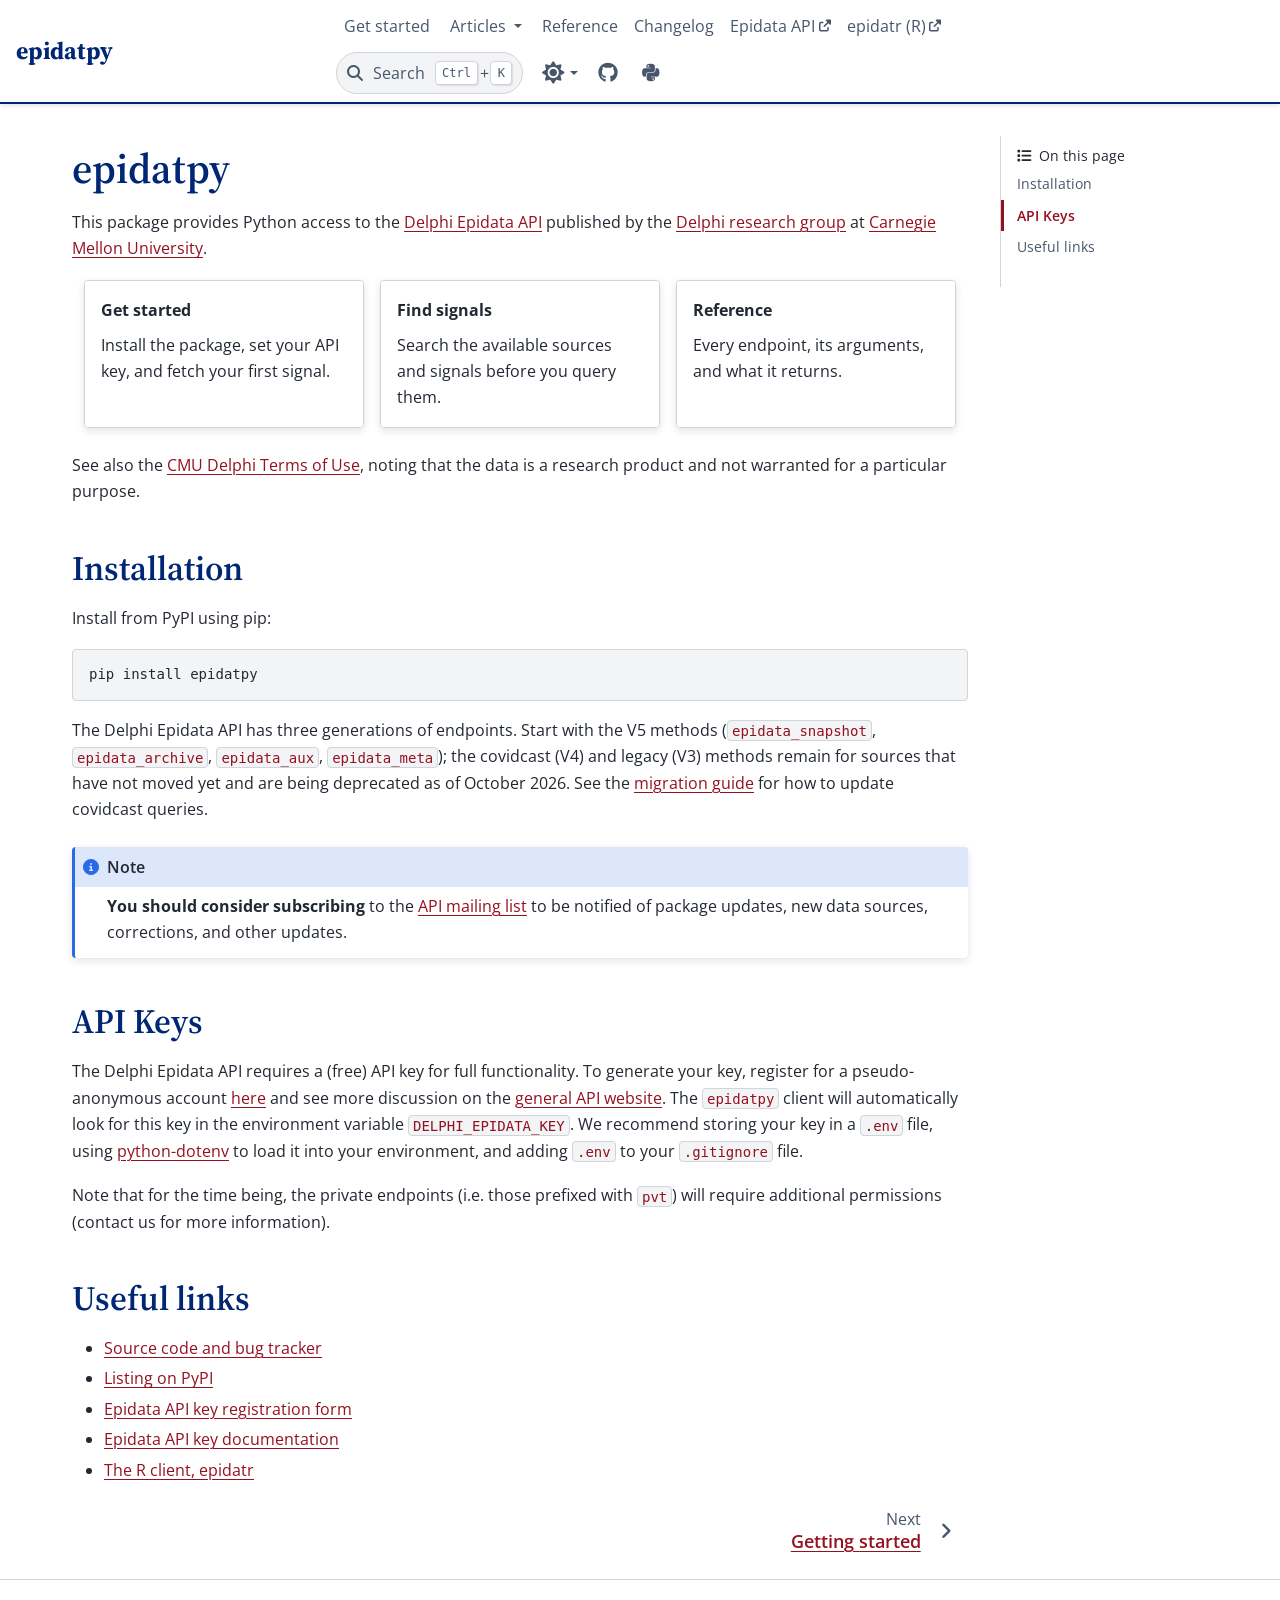
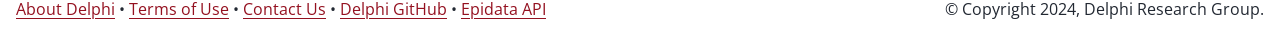
<file: index.html>
<!DOCTYPE html>


<html lang="en" data-content_root="./" data-theme="light">

  <head>
    <meta charset="utf-8" />
    <meta name="viewport" content="width=device-width, initial-scale=1.0" /><meta name="viewport" content="width=device-width, initial-scale=1" />

    <title>epidatpy &#8212; epidatpy</title>
  
  
  
  <script data-cfasync="false">
    document.documentElement.dataset.mode = localStorage.getItem("mode") || "light";
    document.documentElement.dataset.theme = localStorage.getItem("theme") || "light";
  </script>
  <!--
    this give us a css class that will be invisible only if js is disabled
  -->
  <noscript>
    <style>
      .pst-js-only { display: none !important; }

    </style>
  </noscript>
  
  <!-- Loaded before other Sphinx assets -->
  <link href="_static/styles/theme.css?digest=75c7c72ae941e8b558d8" rel="stylesheet" />
<link href="_static/styles/pydata-sphinx-theme.css?digest=75c7c72ae941e8b558d8" rel="stylesheet" />

    <link rel="stylesheet" type="text/css" href="_static/pygments.css?v=8f2a1f02" />
    <link rel="stylesheet" type="text/css" href="_static/sphinx_autodoc_typehints.css?v=057ac668" />
    <link rel="stylesheet" type="text/css" href="_static/mystnb.11b39860a7a0cbfd473a3ad8a317855267ff0bd372690045ca344a6b62be495e.css" />
    <link rel="stylesheet" type="text/css" href="_static/copybutton.css?v=76b2166b" />
    <link rel="stylesheet" type="text/css" href="_static/sphinx-design.min.css?v=6a604523" />
    <link rel="stylesheet" type="text/css" href="_static/delphi.css?v=4d342541" />
    <link rel="stylesheet" type="text/css" href="_static/notebooks.css?v=96e93511" />
  
  <!-- So that users can add custom icons -->
  <script defer src="_static/scripts/fontawesome.js?digest=75c7c72ae941e8b558d8"></script>
  <!-- Pre-loaded scripts that we'll load fully later -->
  <link rel="preload" as="script" href="_static/scripts/bootstrap.js?digest=75c7c72ae941e8b558d8" />
<link rel="preload" as="script" href="_static/scripts/pydata-sphinx-theme.js?digest=75c7c72ae941e8b558d8" />

    <script src="_static/documentation_options.js?v=486e5634"></script>
    <script src="_static/doctools.js?v=fd6eb6e6"></script>
    <script src="_static/sphinx_highlight.js?v=6ffebe34"></script>
    <script src="_static/clipboard.min.js?v=a7894cd8"></script>
    <script src="_static/copybutton.js?v=f281be69"></script>
    <script data-sd-tabs-storage-prefix="sphinx-design-tab-id-" src="_static/design-tabs.js?v=fcb327ea"></script>
    <script>DOCUMENTATION_OPTIONS.pagename = 'index';</script>
    <script>DOCUMENTATION_OPTIONS.search_as_you_type = false;</script>
    <link rel="index" title="Index" href="genindex.html" />
    <link rel="search" title="Search" href="search.html" />
    <link rel="next" title="Getting started" href="getting_started.html" />
  <meta name="viewport" content="width=device-width, initial-scale=1"/>
  <meta name="color-scheme" content="light dark"/>
  <meta name="docsearch:language" content="en"/>
  <meta name="docsearch:version" content="0.8.0" />
  
    
    <script src="_static/searchtools.js"></script>
    <script src="_static/language_data.js"></script>
    <script src="searchindex.js"></script>
  
  </head>
  <body data-default-mode="light">
  
  
  <div id="pst-skip-link" class="skip-link d-print-none"><a href="#main-content">Skip to main content</a></div>

  
  <div id="pst-scroll-pixel-helper"></div>
  
  <button type="button" class="btn rounded-pill" id="pst-back-to-top">
    <i class="fa-solid fa-arrow-up"></i>Back to top</button>
  
  
  
  
  <dialog id="pst-search-dialog">
    
<form class="bd-search d-flex align-items-center"
      action="search.html"
      method="get">
  <i class="fa-solid fa-magnifying-glass"></i>
  <input type="search"
         class="form-control"
         name="q"
         placeholder="Search the docs ..."
         aria-label="Search the docs ..."
         autocomplete="off"
         autocorrect="off"
         autocapitalize="off"
         spellcheck="false"/>
  <span class="search-button__kbd-shortcut"><kbd class="kbd-shortcut__modifier">Ctrl</kbd>+<kbd>K</kbd></span>
</form>
  </dialog>

  <div class="pst-async-banner-revealer d-none">
  <aside id="bd-header-version-warning" class="d-none d-print-none" aria-label="Version warning"></aside>
</div>

  
    <header id="pst-header" class="bd-header navbar navbar-expand-lg bd-navbar d-print-none">
<div class="bd-header__inner bd-page-width">
  <button type="button" class="pst-navbar-icon sidebar-toggle primary-toggle" aria-label="Site navigation" aria-expanded="false" aria-controls="pst-primary-sidebar-modal">
    <span class="fa-solid fa-bars"></span>
  </button>
  
  
  <div class="col-lg-3 navbar-header-items__start">
    
      <div class="navbar-item">

  
    
  

<a class="navbar-brand logo" href="#">
  
  
  
  
  
  
    <p class="title logo__title">epidatpy</p>
  
</a></div>
    
  </div>
  
  <div class="col-lg-9 navbar-header-items">
    
    <div class="me-auto navbar-header-items__center">
      
        <div class="navbar-item"><nav>
  <ul class="bd-navbar-elements navbar-nav">
    <li class="nav-item ">
  <a class="nav-link nav-internal" href="getting_started.html">Get started</a>
</li>
    <li class="nav-item dropdown ">
      <button class="btn dropdown-toggle nav-item" type="button" data-bs-toggle="dropdown" aria-expanded="false" aria-controls="delphi-nav-articles">
        Articles
      </button>
      <ul id="delphi-nav-articles" class="dropdown-menu">
        <li><a class="nav-link dropdown-item nav-internal" href="signal_discovery.html">Signal discovery</a></li>
        <li><a class="nav-link dropdown-item nav-internal" href="versioned_data.html">Versioned data</a></li>
        <li><a class="nav-link dropdown-item nav-internal" href="migration_guide.html">Migration guide</a></li>
      </ul>
    </li>
    <li class="nav-item ">
  <a class="nav-link nav-internal" href="epidatpy.html">Reference</a>
</li>
    <li class="nav-item ">
  <a class="nav-link nav-internal" href="changelog.html">Changelog</a>
</li>
    <li class="nav-item">
      <a class="nav-link nav-external" href="https://cmu-delphi.github.io/delphi-epidata/">Epidata API</a>
    </li>
    <li class="nav-item">
      <a class="nav-link nav-external" href="https://cmu-delphi.github.io/epidatr/">epidatr (R)</a>
    </li>
  </ul>
</nav></div>
      
    </div>
    
    
    <div class="navbar-header-items__end">
      
        <div class="navbar-item navbar-persistent--container">
          

<button type="button" class="btn search-button-field search-button__button pst-js-only" title="Search" aria-label="Search" data-bs-placement="bottom" data-bs-toggle="tooltip">
 <i class="fa-solid fa-magnifying-glass"></i>
 <span class="search-button__default-text">Search</span>
 <span class="search-button__kbd-shortcut"><kbd class="kbd-shortcut__modifier">Ctrl</kbd>+<kbd class="kbd-shortcut__modifier">K</kbd></span>
</button>
        </div>
      
      
        <div class="navbar-item">

<div class="theme-switch-container dropdown pst-js-only" data-bs-toggle="tooltip" data-bs-placement="bottom" title="Color mode">
  <button type="button" class="btn btn-sm nav-link pst-navbar-icon theme-switch-button dropdown-toggle" aria-label="Color mode" data-bs-toggle="dropdown">
    <i class="theme-switch fa-solid fa-sun fa-lg" data-mode="light" title="Light"></i>
    <i class="theme-switch fa-solid fa-moon fa-lg" data-mode="dark" title="Dark"></i>
    <i class="theme-switch fa-solid fa-circle-half-stroke fa-lg" data-mode="auto" title="System Settings"></i>
  </button>
  <ul class="dropdown-menu dropdown-menu-end">
    <li><button type="button" class="dropdown-item d-flex align-items-center theme-change-button" data-mode="auto"><i class="fa-solid fa-circle-half-stroke fa-lg me-1"></i>System Settings</button></li>
    <li><button type="button" class="dropdown-item d-flex align-items-center theme-change-button" data-mode="light"><i class="fa-solid fa-sun fa-lg me-1"></i>Light</button></li>
    <li><button type="button" class="dropdown-item d-flex align-items-center theme-change-button" data-mode="dark"><i class="fa-solid fa-moon fa-lg me-1"></i>Dark</button></li>
  </ul>
</div></div>
      
        <div class="navbar-item"><ul class="navbar-icon-links"
    aria-label="Icon Links">
        <li class="nav-item">
          
          
          
          
          
          
          
          
          <a href="https://github.com/cmu-delphi/epidatpy" title="GitHub" class="nav-link pst-navbar-icon" rel="noopener" target="_blank" data-bs-toggle="tooltip" data-bs-placement="bottom"><i class="fa-brands fa-github fa-lg" aria-hidden="true"></i><span class="visually-hidden">GitHub</span></a>
        </li>
        <li class="nav-item">
          
          
          
          
          
          
          
          
          <a href="https://pypi.org/project/epidatpy/" title="PyPI" class="nav-link pst-navbar-icon" rel="noopener" target="_blank" data-bs-toggle="tooltip" data-bs-placement="bottom"><i class="fa-brands fa-python fa-lg" aria-hidden="true"></i><span class="visually-hidden">PyPI</span></a>
        </li>
</ul></div>
      
    </div>
    
  </div>
  
  
    <div class="navbar-persistent--mobile">

<button type="button" class="btn search-button-field search-button__button pst-js-only" title="Search" aria-label="Search" data-bs-placement="bottom" data-bs-toggle="tooltip">
 <i class="fa-solid fa-magnifying-glass"></i>
 <span class="search-button__default-text">Search</span>
 <span class="search-button__kbd-shortcut"><kbd class="kbd-shortcut__modifier">Ctrl</kbd>+<kbd class="kbd-shortcut__modifier">K</kbd></span>
</button>
    </div>
  

  
    <button type="button" class="pst-navbar-icon sidebar-toggle secondary-toggle" aria-label="On this page" aria-expanded="false" aria-controls="pst-secondary-sidebar-modal">
      <span class="fa-solid fa-outdent"></span>
    </button>
  
</div>

    </header>
  

  <div class="bd-container">
    <div class="bd-container__inner bd-page-width">
      
      
      
        
      
      <dialog id="pst-primary-sidebar-modal" tabindex="-1"></dialog>
      <div id="pst-primary-sidebar" class="bd-sidebar-primary bd-sidebar hide-on-wide">
        

  
  <div class="sidebar-header-items sidebar-primary__section">
    
    
      <div class="sidebar-header-items__center">
        
          
          
            <div class="navbar-item"><nav>
  <ul class="bd-navbar-elements navbar-nav">
    <li class="nav-item ">
  <a class="nav-link nav-internal" href="getting_started.html">Get started</a>
</li>
    <li class="nav-item dropdown ">
      <button class="btn dropdown-toggle nav-item" type="button" data-bs-toggle="dropdown" aria-expanded="false" aria-controls="delphi-nav-articles">
        Articles
      </button>
      <ul id="delphi-nav-articles" class="dropdown-menu">
        <li><a class="nav-link dropdown-item nav-internal" href="signal_discovery.html">Signal discovery</a></li>
        <li><a class="nav-link dropdown-item nav-internal" href="versioned_data.html">Versioned data</a></li>
        <li><a class="nav-link dropdown-item nav-internal" href="migration_guide.html">Migration guide</a></li>
      </ul>
    </li>
    <li class="nav-item ">
  <a class="nav-link nav-internal" href="epidatpy.html">Reference</a>
</li>
    <li class="nav-item ">
  <a class="nav-link nav-internal" href="changelog.html">Changelog</a>
</li>
    <li class="nav-item">
      <a class="nav-link nav-external" href="https://cmu-delphi.github.io/delphi-epidata/">Epidata API</a>
    </li>
    <li class="nav-item">
      <a class="nav-link nav-external" href="https://cmu-delphi.github.io/epidatr/">epidatr (R)</a>
    </li>
  </ul>
</nav></div>
          
        
      </div>
    
    
    
      <div class="sidebar-header-items__end">
        
          <div class="navbar-item">

<div class="theme-switch-container dropdown pst-js-only" data-bs-toggle="tooltip" data-bs-placement="bottom" title="Color mode">
  <button type="button" class="btn btn-sm nav-link pst-navbar-icon theme-switch-button dropdown-toggle" aria-label="Color mode" data-bs-toggle="dropdown">
    <i class="theme-switch fa-solid fa-sun fa-lg" data-mode="light" title="Light"></i>
    <i class="theme-switch fa-solid fa-moon fa-lg" data-mode="dark" title="Dark"></i>
    <i class="theme-switch fa-solid fa-circle-half-stroke fa-lg" data-mode="auto" title="System Settings"></i>
  </button>
  <ul class="dropdown-menu dropdown-menu-end">
    <li><button type="button" class="dropdown-item d-flex align-items-center theme-change-button" data-mode="auto"><i class="fa-solid fa-circle-half-stroke fa-lg me-1"></i>System Settings</button></li>
    <li><button type="button" class="dropdown-item d-flex align-items-center theme-change-button" data-mode="light"><i class="fa-solid fa-sun fa-lg me-1"></i>Light</button></li>
    <li><button type="button" class="dropdown-item d-flex align-items-center theme-change-button" data-mode="dark"><i class="fa-solid fa-moon fa-lg me-1"></i>Dark</button></li>
  </ul>
</div></div>
        
          <div class="navbar-item"><ul class="navbar-icon-links"
    aria-label="Icon Links">
        <li class="nav-item">
          
          
          
          
          
          
          
          
          <a href="https://github.com/cmu-delphi/epidatpy" title="GitHub" class="nav-link pst-navbar-icon" rel="noopener" target="_blank" data-bs-toggle="tooltip" data-bs-placement="bottom"><i class="fa-brands fa-github fa-lg" aria-hidden="true"></i><span class="visually-hidden">GitHub</span></a>
        </li>
        <li class="nav-item">
          
          
          
          
          
          
          
          
          <a href="https://pypi.org/project/epidatpy/" title="PyPI" class="nav-link pst-navbar-icon" rel="noopener" target="_blank" data-bs-toggle="tooltip" data-bs-placement="bottom"><i class="fa-brands fa-python fa-lg" aria-hidden="true"></i><span class="visually-hidden">PyPI</span></a>
        </li>
</ul></div>
        
      </div>
    
  </div>
  
  
  <div class="sidebar-primary-items__end sidebar-primary__section">
      <div class="sidebar-primary-item">
<div id="ethical-ad-placement"
      class="flat"
      data-ea-publisher="readthedocs"
      data-ea-type="readthedocs-sidebar"
      data-ea-manual="true">
</div></div>
  </div>


      </div>
      
      <main id="main-content" class="bd-main" role="main">
        
        
          <div class="bd-content">
            <div class="bd-article-container">
              
              <div class="bd-header-article d-print-none"></div>
              
              
              
                
<div id="searchbox"></div>
                <article class="bd-article">
                  
  <section id="epidatpy">
<h1>epidatpy<a class="headerlink" href="#epidatpy" title="Link to this heading">#</a></h1>
<p>This package provides Python access to the <a class="reference external" href="https://cmu-delphi.github.io/delphi-epidata/">Delphi Epidata API</a> published by the <a class="reference external" href="https://delphi.cmu.edu">Delphi
research group</a> at <a class="reference external" href="https://www.cmu.edu">Carnegie Mellon University</a>.</p>
<div class="sd-container-fluid sd-sphinx-override sd-mb-4 docutils">
<div class="sd-row sd-row-cols-1 sd-row-cols-xs-1 sd-row-cols-sm-1 sd-row-cols-md-3 sd-row-cols-lg-3 sd-g-3 sd-g-xs-3 sd-g-sm-3 sd-g-md-3 sd-g-lg-3 docutils">
<div class="sd-col sd-d-flex-row docutils">
<div class="sd-card sd-sphinx-override sd-w-100 sd-shadow-sm sd-card-hover docutils">
<div class="sd-card-body docutils">
<div class="sd-card-title sd-font-weight-bold docutils">
Get started</div>
<p class="sd-card-text">Install the package, set your API key, and fetch your first signal.</p>
</div>
<a class="sd-stretched-link sd-hide-link-text reference internal" href="getting_started.html"><span class="doc">Getting started</span></a></div>
</div>
<div class="sd-col sd-d-flex-row docutils">
<div class="sd-card sd-sphinx-override sd-w-100 sd-shadow-sm sd-card-hover docutils">
<div class="sd-card-body docutils">
<div class="sd-card-title sd-font-weight-bold docutils">
Find signals</div>
<p class="sd-card-text">Search the available sources and signals before you query them.</p>
</div>
<a class="sd-stretched-link sd-hide-link-text reference internal" href="signal_discovery.html"><span class="doc">Finding data sources and signals of interest</span></a></div>
</div>
<div class="sd-col sd-d-flex-row docutils">
<div class="sd-card sd-sphinx-override sd-w-100 sd-shadow-sm sd-card-hover docutils">
<div class="sd-card-body docutils">
<div class="sd-card-title sd-font-weight-bold docutils">
Reference</div>
<p class="sd-card-text">Every endpoint, its arguments, and what it returns.</p>
</div>
<a class="sd-stretched-link sd-hide-link-text reference internal" href="epidatpy.html"><span class="doc">epidatpy Reference</span></a></div>
</div>
</div>
</div>
<p>See also the <a class="reference external" href="https://delphi.cmu.edu/epidemic-signals/terms-of-use/">CMU Delphi Terms of Use</a>, noting that the data
is a research product and not warranted for a particular purpose.</p>
<section id="installation">
<h2>Installation<a class="headerlink" href="#installation" title="Link to this heading">#</a></h2>
<p>Install from PyPI using pip:</p>
<div class="highlight-sh notranslate"><div class="highlight"><pre><span></span>pip<span class="w"> </span>install<span class="w"> </span>epidatpy
</pre></div>
</div>
<p>The Delphi Epidata API has three generations of endpoints. Start with the V5
methods (<code class="docutils literal notranslate"><span class="pre">epidata_snapshot</span></code>, <code class="docutils literal notranslate"><span class="pre">epidata_archive</span></code>, <code class="docutils literal notranslate"><span class="pre">epidata_aux</span></code>,
<code class="docutils literal notranslate"><span class="pre">epidata_meta</span></code>); the covidcast (V4) and legacy (V3) methods remain for sources
that have not moved yet and are being deprecated as of October 2026. See the
<a class="reference internal" href="migration_guide.html"><span class="doc">migration guide</span></a> for how to update covidcast queries.</p>
<div class="admonition note">
<p class="admonition-title">Note</p>
<p><strong>You should consider subscribing</strong> to the <a class="reference external" href="https://lists.andrew.cmu.edu/mailman/listinfo/delphi-covidcast-api">API mailing list</a> to be
notified of package updates, new data sources, corrections, and other
updates.</p>
</div>
</section>
<section id="api-keys">
<h2>API Keys<a class="headerlink" href="#api-keys" title="Link to this heading">#</a></h2>
<p>The Delphi Epidata API requires a (free) API key for full functionality. To
generate your key, register for a pseudo-anonymous account <a class="reference external" href="https://api.delphi.cmu.edu/epidata/admin/registration_form">here</a> and see more
discussion on the <a class="reference external" href="https://cmu-delphi.github.io/delphi-epidata/api/api_keys.html">general API website</a>. The <code class="docutils literal notranslate"><span class="pre">epidatpy</span></code>
client will automatically look for this key in the environment variable
<code class="docutils literal notranslate"><span class="pre">DELPHI_EPIDATA_KEY</span></code>. We recommend storing your key in a <code class="docutils literal notranslate"><span class="pre">.env</span></code> file, using
<a class="reference external" href="https://github.com/theskumar/python-dotenv">python-dotenv</a> to load it into
your environment, and adding <code class="docutils literal notranslate"><span class="pre">.env</span></code> to your <code class="docutils literal notranslate"><span class="pre">.gitignore</span></code> file.</p>
<p>Note that for the time being, the private endpoints (i.e. those prefixed with
<code class="docutils literal notranslate"><span class="pre">pvt</span></code>) will require additional permissions (contact us for more information).</p>
</section>
<section id="useful-links">
<h2>Useful links<a class="headerlink" href="#useful-links" title="Link to this heading">#</a></h2>
<ul class="simple">
<li><p><a class="reference external" href="https://github.com/cmu-delphi/epidatpy">Source code and bug tracker</a></p></li>
<li><p><a class="reference external" href="https://pypi.org/project/epidatpy/">Listing on PyPI</a></p></li>
<li><p><a class="reference external" href="https://api.delphi.cmu.edu/epidata/admin/registration_form">Epidata API key registration form</a></p></li>
<li><p><a class="reference external" href="https://cmu-delphi.github.io/delphi-epidata/api/api_keys.html">Epidata API key documentation</a></p></li>
<li><p><a class="reference external" href="https://cmu-delphi.github.io/epidatr/">The R client, epidatr</a></p></li>
</ul>
<div class="toctree-wrapper compound">
</div>
</section>
</section>


                </article>
              
              
              
              
              
                <footer class="prev-next-footer d-print-none">
                  
<div class="prev-next-area">
    <a class="right-next"
       href="getting_started.html"
       title="next page">
      <div class="prev-next-info">
        <p class="prev-next-subtitle">next</p>
        <p class="prev-next-title">Getting started</p>
      </div>
      <i class="fa-solid fa-angle-right"></i>
    </a>
</div>
                </footer>
              
            </div>
            
            
              
                <dialog id="pst-secondary-sidebar-modal" tabindex="-1"></dialog>
                <div id="pst-secondary-sidebar" class="bd-sidebar-secondary bd-toc"><div class="sidebar-secondary-items sidebar-secondary__inner">


  <div class="sidebar-secondary-item">
<div
    id="pst-page-navigation-heading-2"
    class="page-toc tocsection onthispage">
    <i class="fa-solid fa-list"></i> On this page
  </div>
  <nav id="pst-page-toc-nav" class="page-toc" aria-labelledby="pst-page-navigation-heading-2">
    <ul class="pst-show_toc_level nav section-nav flex-column">
<li class="toc-h2 nav-item toc-entry"><a class="reference internal nav-link" href="#installation">Installation</a></li>
<li class="toc-h2 nav-item toc-entry"><a class="reference internal nav-link" href="#api-keys">API Keys</a></li>
<li class="toc-h2 nav-item toc-entry"><a class="reference internal nav-link" href="#useful-links">Useful links</a></li>
</ul>
  </nav></div>

</div></div>
              
            
          </div>
          <footer class="bd-footer-content">
            
          </footer>
        
      </main>
    </div>
  </div>
  
  <!-- Scripts loaded after <body> so the DOM is not blocked -->
  <script defer src="_static/scripts/bootstrap.js?digest=75c7c72ae941e8b558d8"></script>
<script defer src="_static/scripts/pydata-sphinx-theme.js?digest=75c7c72ae941e8b558d8"></script>

  <footer class="bd-footer">
<div class="bd-footer__inner bd-page-width">
  
    <div class="footer-items__start">
      
        <div class="footer-item"><p class="delphi-links">
  <a href="https://delphi.cmu.edu/about/">About Delphi</a> &bull;
  <a href="https://delphi.cmu.edu/epidemic-signals/terms-of-use/">Terms of Use</a> &bull;
  <a href="https://docs.google.com/forms/u/1/d/e/1FAIpQLScqgT1fKZr5VWBfsaSp-DNaN03aV6EoZU4YljIzHJ1Wl_zmtg/viewform">Contact Us</a> &bull;
  <a href="https://github.com/cmu-delphi/">Delphi GitHub</a> &bull;
  <a href="https://cmu-delphi.github.io/delphi-epidata/">Epidata API</a>
</p></div>
      
    </div>
  
  
  
    <div class="footer-items__end">
      
        <div class="footer-item">

  <p class="copyright">
    
      © Copyright 2024, Delphi Research Group.
      <br/>
    
  </p>
</div>
      
    </div>
  
</div>

  </footer>
  </body>
</html>
</file>
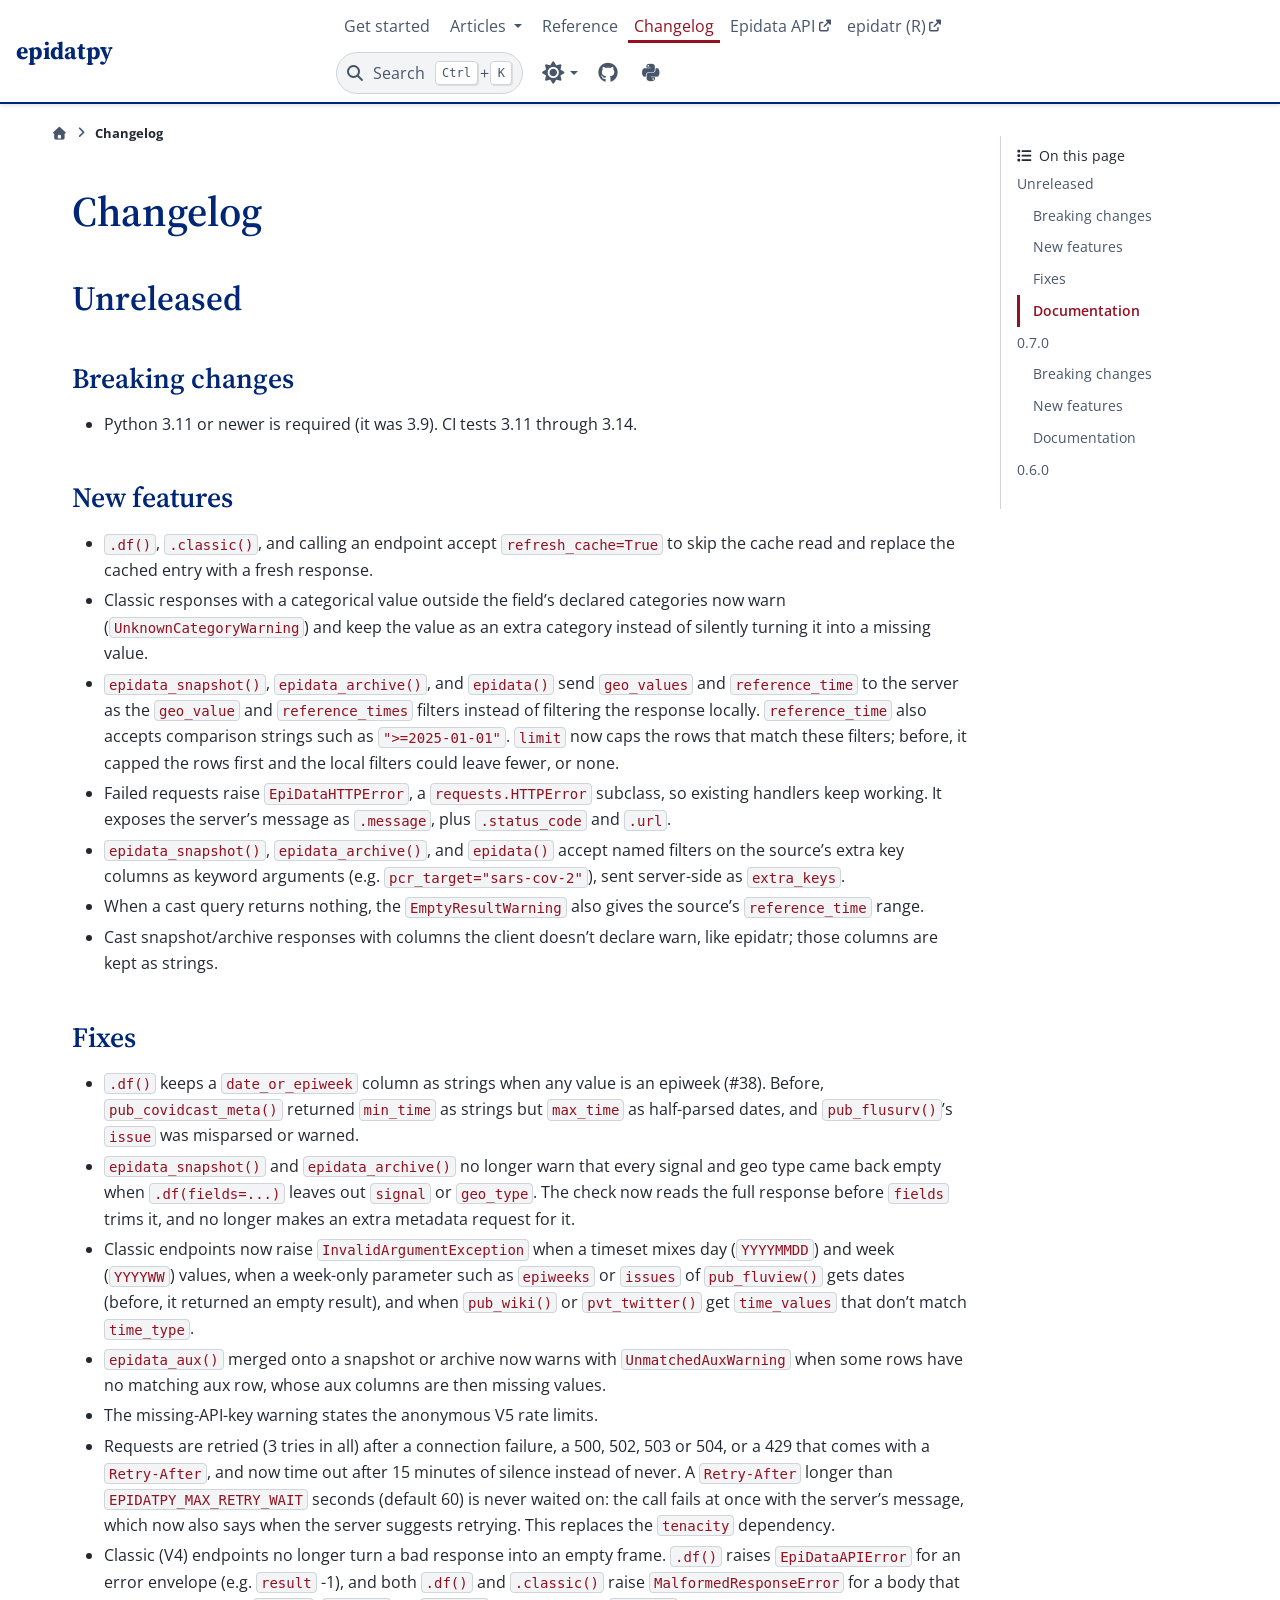
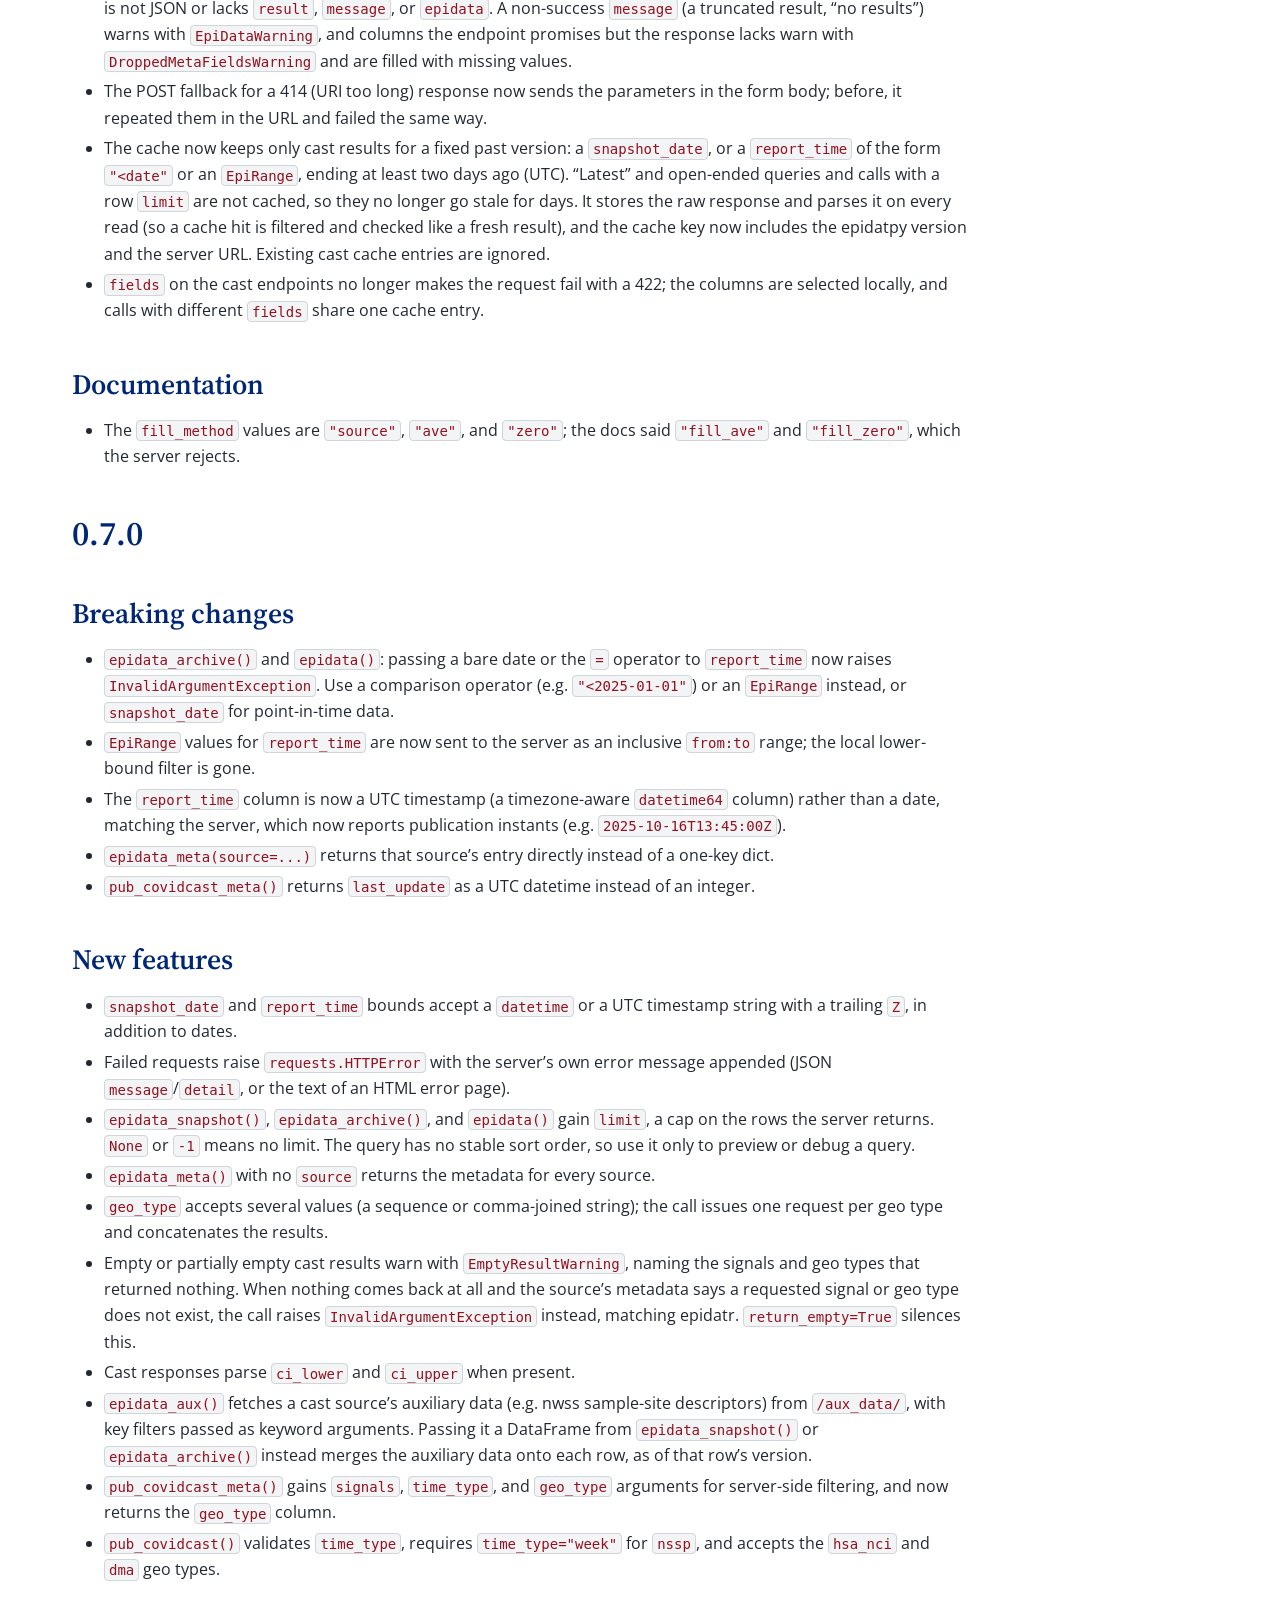
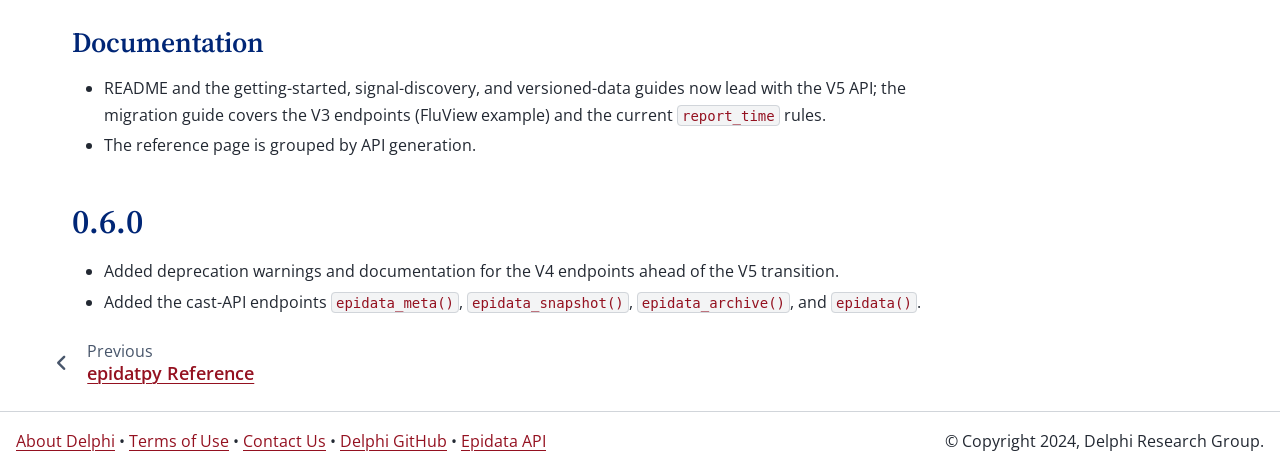
<file: changelog.html>
<!DOCTYPE html>


<html lang="en" data-content_root="./" data-theme="light">

  <head>
    <meta charset="utf-8" />
    <meta name="viewport" content="width=device-width, initial-scale=1.0" /><meta name="viewport" content="width=device-width, initial-scale=1" />

    <title>Changelog &#8212; epidatpy</title>
  
  
  
  <script data-cfasync="false">
    document.documentElement.dataset.mode = localStorage.getItem("mode") || "light";
    document.documentElement.dataset.theme = localStorage.getItem("theme") || "light";
  </script>
  <!--
    this give us a css class that will be invisible only if js is disabled
  -->
  <noscript>
    <style>
      .pst-js-only { display: none !important; }

    </style>
  </noscript>
  
  <!-- Loaded before other Sphinx assets -->
  <link href="_static/styles/theme.css?digest=75c7c72ae941e8b558d8" rel="stylesheet" />
<link href="_static/styles/pydata-sphinx-theme.css?digest=75c7c72ae941e8b558d8" rel="stylesheet" />

    <link rel="stylesheet" type="text/css" href="_static/pygments.css?v=8f2a1f02" />
    <link rel="stylesheet" type="text/css" href="_static/sphinx_autodoc_typehints.css?v=057ac668" />
    <link rel="stylesheet" type="text/css" href="_static/mystnb.11b39860a7a0cbfd473a3ad8a317855267ff0bd372690045ca344a6b62be495e.css" />
    <link rel="stylesheet" type="text/css" href="_static/copybutton.css?v=76b2166b" />
    <link rel="stylesheet" type="text/css" href="_static/sphinx-design.min.css?v=6a604523" />
    <link rel="stylesheet" type="text/css" href="_static/delphi.css?v=4d342541" />
    <link rel="stylesheet" type="text/css" href="_static/notebooks.css?v=96e93511" />
  
  <!-- So that users can add custom icons -->
  <script defer src="_static/scripts/fontawesome.js?digest=75c7c72ae941e8b558d8"></script>
  <!-- Pre-loaded scripts that we'll load fully later -->
  <link rel="preload" as="script" href="_static/scripts/bootstrap.js?digest=75c7c72ae941e8b558d8" />
<link rel="preload" as="script" href="_static/scripts/pydata-sphinx-theme.js?digest=75c7c72ae941e8b558d8" />

    <script src="_static/documentation_options.js?v=486e5634"></script>
    <script src="_static/doctools.js?v=fd6eb6e6"></script>
    <script src="_static/sphinx_highlight.js?v=6ffebe34"></script>
    <script src="_static/clipboard.min.js?v=a7894cd8"></script>
    <script src="_static/copybutton.js?v=f281be69"></script>
    <script data-sd-tabs-storage-prefix="sphinx-design-tab-id-" src="_static/design-tabs.js?v=fcb327ea"></script>
    <script>DOCUMENTATION_OPTIONS.pagename = 'changelog';</script>
    <script>DOCUMENTATION_OPTIONS.search_as_you_type = false;</script>
    <link rel="index" title="Index" href="genindex.html" />
    <link rel="search" title="Search" href="search.html" />
    <link rel="prev" title="epidatpy Reference" href="epidatpy.html" />
  <meta name="viewport" content="width=device-width, initial-scale=1"/>
  <meta name="color-scheme" content="light dark"/>
  <meta name="docsearch:language" content="en"/>
  <meta name="docsearch:version" content="0.8.0" />
  
    
    <script src="_static/searchtools.js"></script>
    <script src="_static/language_data.js"></script>
    <script src="searchindex.js"></script>
  
  </head>
  <body data-default-mode="light">
  
  
  <div id="pst-skip-link" class="skip-link d-print-none"><a href="#main-content">Skip to main content</a></div>

  
  <div id="pst-scroll-pixel-helper"></div>
  
  <button type="button" class="btn rounded-pill" id="pst-back-to-top">
    <i class="fa-solid fa-arrow-up"></i>Back to top</button>
  
  
  
  
  <dialog id="pst-search-dialog">
    
<form class="bd-search d-flex align-items-center"
      action="search.html"
      method="get">
  <i class="fa-solid fa-magnifying-glass"></i>
  <input type="search"
         class="form-control"
         name="q"
         placeholder="Search the docs ..."
         aria-label="Search the docs ..."
         autocomplete="off"
         autocorrect="off"
         autocapitalize="off"
         spellcheck="false"/>
  <span class="search-button__kbd-shortcut"><kbd class="kbd-shortcut__modifier">Ctrl</kbd>+<kbd>K</kbd></span>
</form>
  </dialog>

  <div class="pst-async-banner-revealer d-none">
  <aside id="bd-header-version-warning" class="d-none d-print-none" aria-label="Version warning"></aside>
</div>

  
    <header id="pst-header" class="bd-header navbar navbar-expand-lg bd-navbar d-print-none">
<div class="bd-header__inner bd-page-width">
  <button type="button" class="pst-navbar-icon sidebar-toggle primary-toggle" aria-label="Site navigation" aria-expanded="false" aria-controls="pst-primary-sidebar-modal">
    <span class="fa-solid fa-bars"></span>
  </button>
  
  
  <div class="col-lg-3 navbar-header-items__start">
    
      <div class="navbar-item">

  
    
  

<a class="navbar-brand logo" href="index.html">
  
  
  
  
  
  
    <p class="title logo__title">epidatpy</p>
  
</a></div>
    
  </div>
  
  <div class="col-lg-9 navbar-header-items">
    
    <div class="me-auto navbar-header-items__center">
      
        <div class="navbar-item"><nav>
  <ul class="bd-navbar-elements navbar-nav">
    <li class="nav-item ">
  <a class="nav-link nav-internal" href="getting_started.html">Get started</a>
</li>
    <li class="nav-item dropdown ">
      <button class="btn dropdown-toggle nav-item" type="button" data-bs-toggle="dropdown" aria-expanded="false" aria-controls="delphi-nav-articles">
        Articles
      </button>
      <ul id="delphi-nav-articles" class="dropdown-menu">
        <li><a class="nav-link dropdown-item nav-internal" href="signal_discovery.html">Signal discovery</a></li>
        <li><a class="nav-link dropdown-item nav-internal" href="versioned_data.html">Versioned data</a></li>
        <li><a class="nav-link dropdown-item nav-internal" href="migration_guide.html">Migration guide</a></li>
      </ul>
    </li>
    <li class="nav-item ">
  <a class="nav-link nav-internal" href="epidatpy.html">Reference</a>
</li>
    <li class="nav-item current active">
  <a class="nav-link nav-internal" href="#">Changelog</a>
</li>
    <li class="nav-item">
      <a class="nav-link nav-external" href="https://cmu-delphi.github.io/delphi-epidata/">Epidata API</a>
    </li>
    <li class="nav-item">
      <a class="nav-link nav-external" href="https://cmu-delphi.github.io/epidatr/">epidatr (R)</a>
    </li>
  </ul>
</nav></div>
      
    </div>
    
    
    <div class="navbar-header-items__end">
      
        <div class="navbar-item navbar-persistent--container">
          

<button type="button" class="btn search-button-field search-button__button pst-js-only" title="Search" aria-label="Search" data-bs-placement="bottom" data-bs-toggle="tooltip">
 <i class="fa-solid fa-magnifying-glass"></i>
 <span class="search-button__default-text">Search</span>
 <span class="search-button__kbd-shortcut"><kbd class="kbd-shortcut__modifier">Ctrl</kbd>+<kbd class="kbd-shortcut__modifier">K</kbd></span>
</button>
        </div>
      
      
        <div class="navbar-item">

<div class="theme-switch-container dropdown pst-js-only" data-bs-toggle="tooltip" data-bs-placement="bottom" title="Color mode">
  <button type="button" class="btn btn-sm nav-link pst-navbar-icon theme-switch-button dropdown-toggle" aria-label="Color mode" data-bs-toggle="dropdown">
    <i class="theme-switch fa-solid fa-sun fa-lg" data-mode="light" title="Light"></i>
    <i class="theme-switch fa-solid fa-moon fa-lg" data-mode="dark" title="Dark"></i>
    <i class="theme-switch fa-solid fa-circle-half-stroke fa-lg" data-mode="auto" title="System Settings"></i>
  </button>
  <ul class="dropdown-menu dropdown-menu-end">
    <li><button type="button" class="dropdown-item d-flex align-items-center theme-change-button" data-mode="auto"><i class="fa-solid fa-circle-half-stroke fa-lg me-1"></i>System Settings</button></li>
    <li><button type="button" class="dropdown-item d-flex align-items-center theme-change-button" data-mode="light"><i class="fa-solid fa-sun fa-lg me-1"></i>Light</button></li>
    <li><button type="button" class="dropdown-item d-flex align-items-center theme-change-button" data-mode="dark"><i class="fa-solid fa-moon fa-lg me-1"></i>Dark</button></li>
  </ul>
</div></div>
      
        <div class="navbar-item"><ul class="navbar-icon-links"
    aria-label="Icon Links">
        <li class="nav-item">
          
          
          
          
          
          
          
          
          <a href="https://github.com/cmu-delphi/epidatpy" title="GitHub" class="nav-link pst-navbar-icon" rel="noopener" target="_blank" data-bs-toggle="tooltip" data-bs-placement="bottom"><i class="fa-brands fa-github fa-lg" aria-hidden="true"></i><span class="visually-hidden">GitHub</span></a>
        </li>
        <li class="nav-item">
          
          
          
          
          
          
          
          
          <a href="https://pypi.org/project/epidatpy/" title="PyPI" class="nav-link pst-navbar-icon" rel="noopener" target="_blank" data-bs-toggle="tooltip" data-bs-placement="bottom"><i class="fa-brands fa-python fa-lg" aria-hidden="true"></i><span class="visually-hidden">PyPI</span></a>
        </li>
</ul></div>
      
    </div>
    
  </div>
  
  
    <div class="navbar-persistent--mobile">

<button type="button" class="btn search-button-field search-button__button pst-js-only" title="Search" aria-label="Search" data-bs-placement="bottom" data-bs-toggle="tooltip">
 <i class="fa-solid fa-magnifying-glass"></i>
 <span class="search-button__default-text">Search</span>
 <span class="search-button__kbd-shortcut"><kbd class="kbd-shortcut__modifier">Ctrl</kbd>+<kbd class="kbd-shortcut__modifier">K</kbd></span>
</button>
    </div>
  

  
    <button type="button" class="pst-navbar-icon sidebar-toggle secondary-toggle" aria-label="On this page" aria-expanded="false" aria-controls="pst-secondary-sidebar-modal">
      <span class="fa-solid fa-outdent"></span>
    </button>
  
</div>

    </header>
  

  <div class="bd-container">
    <div class="bd-container__inner bd-page-width">
      
      
      
      <dialog id="pst-primary-sidebar-modal" tabindex="-1"></dialog>
      <div id="pst-primary-sidebar" class="bd-sidebar-primary bd-sidebar hide-on-wide">
        

  
  <div class="sidebar-header-items sidebar-primary__section">
    
    
      <div class="sidebar-header-items__center">
        
          
          
            <div class="navbar-item"><nav>
  <ul class="bd-navbar-elements navbar-nav">
    <li class="nav-item ">
  <a class="nav-link nav-internal" href="getting_started.html">Get started</a>
</li>
    <li class="nav-item dropdown ">
      <button class="btn dropdown-toggle nav-item" type="button" data-bs-toggle="dropdown" aria-expanded="false" aria-controls="delphi-nav-articles">
        Articles
      </button>
      <ul id="delphi-nav-articles" class="dropdown-menu">
        <li><a class="nav-link dropdown-item nav-internal" href="signal_discovery.html">Signal discovery</a></li>
        <li><a class="nav-link dropdown-item nav-internal" href="versioned_data.html">Versioned data</a></li>
        <li><a class="nav-link dropdown-item nav-internal" href="migration_guide.html">Migration guide</a></li>
      </ul>
    </li>
    <li class="nav-item ">
  <a class="nav-link nav-internal" href="epidatpy.html">Reference</a>
</li>
    <li class="nav-item current active">
  <a class="nav-link nav-internal" href="#">Changelog</a>
</li>
    <li class="nav-item">
      <a class="nav-link nav-external" href="https://cmu-delphi.github.io/delphi-epidata/">Epidata API</a>
    </li>
    <li class="nav-item">
      <a class="nav-link nav-external" href="https://cmu-delphi.github.io/epidatr/">epidatr (R)</a>
    </li>
  </ul>
</nav></div>
          
        
      </div>
    
    
    
      <div class="sidebar-header-items__end">
        
          <div class="navbar-item">

<div class="theme-switch-container dropdown pst-js-only" data-bs-toggle="tooltip" data-bs-placement="bottom" title="Color mode">
  <button type="button" class="btn btn-sm nav-link pst-navbar-icon theme-switch-button dropdown-toggle" aria-label="Color mode" data-bs-toggle="dropdown">
    <i class="theme-switch fa-solid fa-sun fa-lg" data-mode="light" title="Light"></i>
    <i class="theme-switch fa-solid fa-moon fa-lg" data-mode="dark" title="Dark"></i>
    <i class="theme-switch fa-solid fa-circle-half-stroke fa-lg" data-mode="auto" title="System Settings"></i>
  </button>
  <ul class="dropdown-menu dropdown-menu-end">
    <li><button type="button" class="dropdown-item d-flex align-items-center theme-change-button" data-mode="auto"><i class="fa-solid fa-circle-half-stroke fa-lg me-1"></i>System Settings</button></li>
    <li><button type="button" class="dropdown-item d-flex align-items-center theme-change-button" data-mode="light"><i class="fa-solid fa-sun fa-lg me-1"></i>Light</button></li>
    <li><button type="button" class="dropdown-item d-flex align-items-center theme-change-button" data-mode="dark"><i class="fa-solid fa-moon fa-lg me-1"></i>Dark</button></li>
  </ul>
</div></div>
        
          <div class="navbar-item"><ul class="navbar-icon-links"
    aria-label="Icon Links">
        <li class="nav-item">
          
          
          
          
          
          
          
          
          <a href="https://github.com/cmu-delphi/epidatpy" title="GitHub" class="nav-link pst-navbar-icon" rel="noopener" target="_blank" data-bs-toggle="tooltip" data-bs-placement="bottom"><i class="fa-brands fa-github fa-lg" aria-hidden="true"></i><span class="visually-hidden">GitHub</span></a>
        </li>
        <li class="nav-item">
          
          
          
          
          
          
          
          
          <a href="https://pypi.org/project/epidatpy/" title="PyPI" class="nav-link pst-navbar-icon" rel="noopener" target="_blank" data-bs-toggle="tooltip" data-bs-placement="bottom"><i class="fa-brands fa-python fa-lg" aria-hidden="true"></i><span class="visually-hidden">PyPI</span></a>
        </li>
</ul></div>
        
      </div>
    
  </div>
  
  
  <div class="sidebar-primary-items__end sidebar-primary__section">
      <div class="sidebar-primary-item">
<div id="ethical-ad-placement"
      class="flat"
      data-ea-publisher="readthedocs"
      data-ea-type="readthedocs-sidebar"
      data-ea-manual="true">
</div></div>
  </div>


      </div>
      
      <main id="main-content" class="bd-main" role="main">
        
        
          <div class="bd-content">
            <div class="bd-article-container">
              
              <div class="bd-header-article d-print-none">
<div class="header-article-items header-article__inner">
  
    <div class="header-article-items__start">
      
        <div class="header-article-item">

<nav aria-label="Breadcrumb" class="d-print-none">
  <ul class="bd-breadcrumbs">
    
    <li class="breadcrumb-item breadcrumb-home">
      <a href="index.html" class="nav-link" aria-label="Home">
        <i class="fa-solid fa-house"></i>
      </a>
    </li>
    <li class="breadcrumb-item active" aria-current="page"><span class="ellipsis">Changelog</span></li>
  </ul>
</nav>
</div>
      
    </div>
  
  
</div>
</div>
              
              
              
                
<div id="searchbox"></div>
                <article class="bd-article">
                  
  <section id="changelog">
<h1>Changelog<a class="headerlink" href="#changelog" title="Link to this heading">#</a></h1>
<section id="unreleased">
<h2>Unreleased<a class="headerlink" href="#unreleased" title="Link to this heading">#</a></h2>
<section id="breaking-changes">
<h3>Breaking changes<a class="headerlink" href="#breaking-changes" title="Link to this heading">#</a></h3>
<ul class="simple">
<li><p>Python 3.11 or newer is required (it was 3.9). CI tests 3.11 through 3.14.</p></li>
</ul>
</section>
<section id="new-features">
<h3>New features<a class="headerlink" href="#new-features" title="Link to this heading">#</a></h3>
<ul class="simple">
<li><p><code class="docutils literal notranslate"><span class="pre">.df()</span></code>, <code class="docutils literal notranslate"><span class="pre">.classic()</span></code>, and calling an endpoint accept <code class="docutils literal notranslate"><span class="pre">refresh_cache=True</span></code> to
skip the cache read and replace the cached entry with a fresh response.</p></li>
<li><p>Classic responses with a categorical value outside the field’s declared
categories now warn (<code class="docutils literal notranslate"><span class="pre">UnknownCategoryWarning</span></code>) and keep the value as an extra
category instead of silently turning it into a missing value.</p></li>
<li><p><code class="docutils literal notranslate"><span class="pre">epidata_snapshot()</span></code>, <code class="docutils literal notranslate"><span class="pre">epidata_archive()</span></code>, and <code class="docutils literal notranslate"><span class="pre">epidata()</span></code> send <code class="docutils literal notranslate"><span class="pre">geo_values</span></code>
and <code class="docutils literal notranslate"><span class="pre">reference_time</span></code> to the server as the <code class="docutils literal notranslate"><span class="pre">geo_value</span></code> and <code class="docutils literal notranslate"><span class="pre">reference_times</span></code>
filters instead of filtering the response locally. <code class="docutils literal notranslate"><span class="pre">reference_time</span></code> also
accepts comparison strings such as <code class="docutils literal notranslate"><span class="pre">&quot;&gt;=2025-01-01&quot;</span></code>. <code class="docutils literal notranslate"><span class="pre">limit</span></code> now caps the
rows that match these filters; before, it capped the rows first and the local
filters could leave fewer, or none.</p></li>
<li><p>Failed requests raise <code class="docutils literal notranslate"><span class="pre">EpiDataHTTPError</span></code>, a <code class="docutils literal notranslate"><span class="pre">requests.HTTPError</span></code> subclass,
so existing handlers keep working. It exposes the server’s message as
<code class="docutils literal notranslate"><span class="pre">.message</span></code>, plus <code class="docutils literal notranslate"><span class="pre">.status_code</span></code> and <code class="docutils literal notranslate"><span class="pre">.url</span></code>.</p></li>
<li><p><code class="docutils literal notranslate"><span class="pre">epidata_snapshot()</span></code>, <code class="docutils literal notranslate"><span class="pre">epidata_archive()</span></code>, and <code class="docutils literal notranslate"><span class="pre">epidata()</span></code> accept named
filters on the source’s extra key columns as keyword arguments (e.g.
<code class="docutils literal notranslate"><span class="pre">pcr_target=&quot;sars-cov-2&quot;</span></code>), sent server-side as <code class="docutils literal notranslate"><span class="pre">extra_keys</span></code>.</p></li>
<li><p>When a cast query returns nothing, the <code class="docutils literal notranslate"><span class="pre">EmptyResultWarning</span></code> also gives the
source’s <code class="docutils literal notranslate"><span class="pre">reference_time</span></code> range.</p></li>
<li><p>Cast snapshot/archive responses with columns the client doesn’t declare
warn, like epidatr; those columns are kept as strings.</p></li>
</ul>
</section>
<section id="fixes">
<h3>Fixes<a class="headerlink" href="#fixes" title="Link to this heading">#</a></h3>
<ul class="simple">
<li><p><code class="docutils literal notranslate"><span class="pre">.df()</span></code> keeps a <code class="docutils literal notranslate"><span class="pre">date_or_epiweek</span></code> column as strings when any value is an
epiweek (#38). Before, <code class="docutils literal notranslate"><span class="pre">pub_covidcast_meta()</span></code> returned <code class="docutils literal notranslate"><span class="pre">min_time</span></code> as strings
but <code class="docutils literal notranslate"><span class="pre">max_time</span></code> as half-parsed dates, and <code class="docutils literal notranslate"><span class="pre">pub_flusurv()</span></code>’s <code class="docutils literal notranslate"><span class="pre">issue</span></code> was
misparsed or warned.</p></li>
<li><p><code class="docutils literal notranslate"><span class="pre">epidata_snapshot()</span></code> and <code class="docutils literal notranslate"><span class="pre">epidata_archive()</span></code> no longer warn that every
signal and geo type came back empty when <code class="docutils literal notranslate"><span class="pre">.df(fields=...)</span></code> leaves out
<code class="docutils literal notranslate"><span class="pre">signal</span></code> or <code class="docutils literal notranslate"><span class="pre">geo_type</span></code>. The check now reads the full response before
<code class="docutils literal notranslate"><span class="pre">fields</span></code> trims it, and no longer makes an extra metadata request for it.</p></li>
<li><p>Classic endpoints now raise <code class="docutils literal notranslate"><span class="pre">InvalidArgumentException</span></code> when a timeset mixes
day (<code class="docutils literal notranslate"><span class="pre">YYYYMMDD</span></code>) and week (<code class="docutils literal notranslate"><span class="pre">YYYYWW</span></code>) values, when a week-only parameter such
as <code class="docutils literal notranslate"><span class="pre">epiweeks</span></code> or <code class="docutils literal notranslate"><span class="pre">issues</span></code> of <code class="docutils literal notranslate"><span class="pre">pub_fluview()</span></code> gets dates (before, it returned
an empty result), and when <code class="docutils literal notranslate"><span class="pre">pub_wiki()</span></code> or <code class="docutils literal notranslate"><span class="pre">pvt_twitter()</span></code> get <code class="docutils literal notranslate"><span class="pre">time_values</span></code>
that don’t match <code class="docutils literal notranslate"><span class="pre">time_type</span></code>.</p></li>
<li><p><code class="docutils literal notranslate"><span class="pre">epidata_aux()</span></code> merged onto a snapshot or archive now warns with
<code class="docutils literal notranslate"><span class="pre">UnmatchedAuxWarning</span></code> when some rows have no matching aux row, whose aux
columns are then missing values.</p></li>
<li><p>The missing-API-key warning states the anonymous V5 rate limits.</p></li>
<li><p>Requests are retried (3 tries in all) after a connection failure, a 500, 502,
503 or 504, or a 429 that comes with a <code class="docutils literal notranslate"><span class="pre">Retry-After</span></code>, and now time out after
15 minutes of silence instead of never. A <code class="docutils literal notranslate"><span class="pre">Retry-After</span></code> longer than
<code class="docutils literal notranslate"><span class="pre">EPIDATPY_MAX_RETRY_WAIT</span></code> seconds (default 60) is never waited on: the call
fails at once with the server’s message, which now also says when the server
suggests retrying. This replaces the <code class="docutils literal notranslate"><span class="pre">tenacity</span></code> dependency.</p></li>
<li><p>Classic (V4) endpoints no longer turn a bad response into an empty frame.
<code class="docutils literal notranslate"><span class="pre">.df()</span></code> raises <code class="docutils literal notranslate"><span class="pre">EpiDataAPIError</span></code> for an error envelope (e.g. <code class="docutils literal notranslate"><span class="pre">result</span></code> -1),
and both <code class="docutils literal notranslate"><span class="pre">.df()</span></code> and <code class="docutils literal notranslate"><span class="pre">.classic()</span></code> raise <code class="docutils literal notranslate"><span class="pre">MalformedResponseError</span></code> for a body
that is not JSON or lacks <code class="docutils literal notranslate"><span class="pre">result</span></code>, <code class="docutils literal notranslate"><span class="pre">message</span></code>, or <code class="docutils literal notranslate"><span class="pre">epidata</span></code>. A non-success
<code class="docutils literal notranslate"><span class="pre">message</span></code> (a truncated result, “no results”) warns with <code class="docutils literal notranslate"><span class="pre">EpiDataWarning</span></code>, and
columns the endpoint promises but the response lacks warn with
<code class="docutils literal notranslate"><span class="pre">DroppedMetaFieldsWarning</span></code> and are filled with missing values.</p></li>
<li><p>The POST fallback for a 414 (URI too long) response now sends the
parameters in the form body; before, it repeated them in the URL and failed
the same way.</p></li>
<li><p>The cache now keeps only cast results for a fixed past version: a
<code class="docutils literal notranslate"><span class="pre">snapshot_date</span></code>, or a <code class="docutils literal notranslate"><span class="pre">report_time</span></code> of the form <code class="docutils literal notranslate"><span class="pre">&quot;&lt;date&quot;</span></code> or an <code class="docutils literal notranslate"><span class="pre">EpiRange</span></code>,
ending at least two days ago (UTC). “Latest” and open-ended queries and
calls with a row <code class="docutils literal notranslate"><span class="pre">limit</span></code> are not cached, so they no longer go stale for days.
It stores the raw response and parses it on every read (so a cache hit is
filtered and checked like a fresh result), and the cache key now includes the
epidatpy version and the server URL. Existing cast cache entries are
ignored.</p></li>
<li><p><code class="docutils literal notranslate"><span class="pre">fields</span></code> on the cast endpoints no longer makes the request fail with a 422;
the columns are selected locally, and calls with different <code class="docutils literal notranslate"><span class="pre">fields</span></code> share one
cache entry.</p></li>
</ul>
</section>
<section id="documentation">
<h3>Documentation<a class="headerlink" href="#documentation" title="Link to this heading">#</a></h3>
<ul class="simple">
<li><p>The <code class="docutils literal notranslate"><span class="pre">fill_method</span></code> values are <code class="docutils literal notranslate"><span class="pre">&quot;source&quot;</span></code>, <code class="docutils literal notranslate"><span class="pre">&quot;ave&quot;</span></code>, and <code class="docutils literal notranslate"><span class="pre">&quot;zero&quot;</span></code>; the docs said
<code class="docutils literal notranslate"><span class="pre">&quot;fill_ave&quot;</span></code> and <code class="docutils literal notranslate"><span class="pre">&quot;fill_zero&quot;</span></code>, which the server rejects.</p></li>
</ul>
</section>
</section>
<section id="id1">
<span id="070"></span><h2>0.7.0<a class="headerlink" href="#id1" title="Link to this heading">#</a></h2>
<section id="id2">
<span id="breaking-changes-1"></span><h3>Breaking changes<a class="headerlink" href="#id2" title="Link to this heading">#</a></h3>
<ul class="simple">
<li><p><code class="docutils literal notranslate"><span class="pre">epidata_archive()</span></code> and <code class="docutils literal notranslate"><span class="pre">epidata()</span></code>: passing a bare date or the <code class="docutils literal notranslate"><span class="pre">=</span></code> operator
to <code class="docutils literal notranslate"><span class="pre">report_time</span></code> now raises <code class="docutils literal notranslate"><span class="pre">InvalidArgumentException</span></code>. Use a comparison
operator (e.g. <code class="docutils literal notranslate"><span class="pre">&quot;&lt;2025-01-01&quot;</span></code>) or an <code class="docutils literal notranslate"><span class="pre">EpiRange</span></code> instead, or <code class="docutils literal notranslate"><span class="pre">snapshot_date</span></code>
for point-in-time data.</p></li>
<li><p><code class="docutils literal notranslate"><span class="pre">EpiRange</span></code> values for <code class="docutils literal notranslate"><span class="pre">report_time</span></code> are now sent to the server as an
inclusive <code class="docutils literal notranslate"><span class="pre">from:to</span></code> range; the local lower-bound filter is gone.</p></li>
<li><p>The <code class="docutils literal notranslate"><span class="pre">report_time</span></code> column is now a UTC timestamp (a timezone-aware
<code class="docutils literal notranslate"><span class="pre">datetime64</span></code> column) rather than a date, matching the server, which now
reports publication instants (e.g. <code class="docutils literal notranslate"><span class="pre">2025-10-16T13:45:00Z</span></code>).</p></li>
<li><p><code class="docutils literal notranslate"><span class="pre">epidata_meta(source=...)</span></code> returns that source’s entry directly instead of a
one-key dict.</p></li>
<li><p><code class="docutils literal notranslate"><span class="pre">pub_covidcast_meta()</span></code> returns <code class="docutils literal notranslate"><span class="pre">last_update</span></code> as a UTC datetime instead of an
integer.</p></li>
</ul>
</section>
<section id="id3">
<span id="new-features-1"></span><h3>New features<a class="headerlink" href="#id3" title="Link to this heading">#</a></h3>
<ul class="simple">
<li><p><code class="docutils literal notranslate"><span class="pre">snapshot_date</span></code> and <code class="docutils literal notranslate"><span class="pre">report_time</span></code> bounds accept a <code class="docutils literal notranslate"><span class="pre">datetime</span></code> or a UTC
timestamp string with a trailing <code class="docutils literal notranslate"><span class="pre">Z</span></code>, in addition to dates.</p></li>
<li><p>Failed requests raise <code class="docutils literal notranslate"><span class="pre">requests.HTTPError</span></code> with the server’s own error
message appended (JSON <code class="docutils literal notranslate"><span class="pre">message</span></code>/<code class="docutils literal notranslate"><span class="pre">detail</span></code>, or the text of an HTML error page).</p></li>
<li><p><code class="docutils literal notranslate"><span class="pre">epidata_snapshot()</span></code>, <code class="docutils literal notranslate"><span class="pre">epidata_archive()</span></code>, and <code class="docutils literal notranslate"><span class="pre">epidata()</span></code> gain <code class="docutils literal notranslate"><span class="pre">limit</span></code>, a
cap on the rows the server returns. <code class="docutils literal notranslate"><span class="pre">None</span></code> or <code class="docutils literal notranslate"><span class="pre">-1</span></code> means no limit. The query
has no stable sort order, so use it only to preview or debug a query.</p></li>
<li><p><code class="docutils literal notranslate"><span class="pre">epidata_meta()</span></code> with no <code class="docutils literal notranslate"><span class="pre">source</span></code> returns the metadata for every source.</p></li>
<li><p><code class="docutils literal notranslate"><span class="pre">geo_type</span></code> accepts several values (a sequence or comma-joined string); the
call issues one request per geo type and concatenates the results.</p></li>
<li><p>Empty or partially empty cast results warn with <code class="docutils literal notranslate"><span class="pre">EmptyResultWarning</span></code>, naming
the signals and geo types that returned nothing. When nothing comes back at
all and the source’s metadata says a requested signal or geo type does not
exist, the call raises <code class="docutils literal notranslate"><span class="pre">InvalidArgumentException</span></code> instead, matching epidatr.
<code class="docutils literal notranslate"><span class="pre">return_empty=True</span></code> silences this.</p></li>
<li><p>Cast responses parse <code class="docutils literal notranslate"><span class="pre">ci_lower</span></code> and <code class="docutils literal notranslate"><span class="pre">ci_upper</span></code> when present.</p></li>
<li><p><code class="docutils literal notranslate"><span class="pre">epidata_aux()</span></code> fetches a cast source’s auxiliary data (e.g. nwss
sample-site descriptors) from <code class="docutils literal notranslate"><span class="pre">/aux_data/</span></code>, with key filters passed as
keyword arguments. Passing it a DataFrame from <code class="docutils literal notranslate"><span class="pre">epidata_snapshot()</span></code> or
<code class="docutils literal notranslate"><span class="pre">epidata_archive()</span></code> instead merges the auxiliary data onto each row, as of
that row’s version.</p></li>
<li><p><code class="docutils literal notranslate"><span class="pre">pub_covidcast_meta()</span></code> gains <code class="docutils literal notranslate"><span class="pre">signals</span></code>, <code class="docutils literal notranslate"><span class="pre">time_type</span></code>, and <code class="docutils literal notranslate"><span class="pre">geo_type</span></code> arguments
for server-side filtering, and now returns the <code class="docutils literal notranslate"><span class="pre">geo_type</span></code> column.</p></li>
<li><p><code class="docutils literal notranslate"><span class="pre">pub_covidcast()</span></code> validates <code class="docutils literal notranslate"><span class="pre">time_type</span></code>, requires <code class="docutils literal notranslate"><span class="pre">time_type=&quot;week&quot;</span></code> for
<code class="docutils literal notranslate"><span class="pre">nssp</span></code>, and accepts the <code class="docutils literal notranslate"><span class="pre">hsa_nci</span></code> and <code class="docutils literal notranslate"><span class="pre">dma</span></code> geo types.</p></li>
</ul>
</section>
<section id="id4">
<span id="documentation-1"></span><h3>Documentation<a class="headerlink" href="#id4" title="Link to this heading">#</a></h3>
<ul class="simple">
<li><p>README and the getting-started, signal-discovery, and versioned-data guides
now lead with the V5 API; the migration guide covers the V3 endpoints
(FluView example) and the current <code class="docutils literal notranslate"><span class="pre">report_time</span></code> rules.</p></li>
<li><p>The reference page is grouped by API generation.</p></li>
</ul>
</section>
</section>
<section id="id5">
<span id="060"></span><h2>0.6.0<a class="headerlink" href="#id5" title="Link to this heading">#</a></h2>
<ul class="simple">
<li><p>Added deprecation warnings and documentation for the V4 endpoints ahead of
the V5 transition.</p></li>
<li><p>Added the cast-API endpoints <code class="docutils literal notranslate"><span class="pre">epidata_meta()</span></code>, <code class="docutils literal notranslate"><span class="pre">epidata_snapshot()</span></code>,
<code class="docutils literal notranslate"><span class="pre">epidata_archive()</span></code>, and <code class="docutils literal notranslate"><span class="pre">epidata()</span></code>.</p></li>
</ul>
</section>
</section>


                </article>
              
              
              
              
              
                <footer class="prev-next-footer d-print-none">
                  
<div class="prev-next-area">
    <a class="left-prev"
       href="epidatpy.html"
       title="previous page">
      <i class="fa-solid fa-angle-left"></i>
      <div class="prev-next-info">
        <p class="prev-next-subtitle">previous</p>
        <p class="prev-next-title">epidatpy Reference</p>
      </div>
    </a>
</div>
                </footer>
              
            </div>
            
            
              
                <dialog id="pst-secondary-sidebar-modal" tabindex="-1"></dialog>
                <div id="pst-secondary-sidebar" class="bd-sidebar-secondary bd-toc"><div class="sidebar-secondary-items sidebar-secondary__inner">


  <div class="sidebar-secondary-item">
<div
    id="pst-page-navigation-heading-2"
    class="page-toc tocsection onthispage">
    <i class="fa-solid fa-list"></i> On this page
  </div>
  <nav id="pst-page-toc-nav" class="page-toc" aria-labelledby="pst-page-navigation-heading-2">
    <ul class="pst-show_toc_level nav section-nav flex-column">
<li class="toc-h2 nav-item toc-entry"><a class="reference internal nav-link" href="#unreleased">Unreleased</a><ul class="pst-show_toc_level nav section-nav flex-column">
<li class="toc-h3 nav-item toc-entry"><a class="reference internal nav-link" href="#breaking-changes">Breaking changes</a></li>
<li class="toc-h3 nav-item toc-entry"><a class="reference internal nav-link" href="#new-features">New features</a></li>
<li class="toc-h3 nav-item toc-entry"><a class="reference internal nav-link" href="#fixes">Fixes</a></li>
<li class="toc-h3 nav-item toc-entry"><a class="reference internal nav-link" href="#documentation">Documentation</a></li>
</ul>
</li>
<li class="toc-h2 nav-item toc-entry"><a class="reference internal nav-link" href="#id1">0.7.0</a><ul class="pst-show_toc_level nav section-nav flex-column">
<li class="toc-h3 nav-item toc-entry"><a class="reference internal nav-link" href="#id2">Breaking changes</a></li>
<li class="toc-h3 nav-item toc-entry"><a class="reference internal nav-link" href="#id3">New features</a></li>
<li class="toc-h3 nav-item toc-entry"><a class="reference internal nav-link" href="#id4">Documentation</a></li>
</ul>
</li>
<li class="toc-h2 nav-item toc-entry"><a class="reference internal nav-link" href="#id5">0.6.0</a></li>
</ul>
  </nav></div>

</div></div>
              
            
          </div>
          <footer class="bd-footer-content">
            
          </footer>
        
      </main>
    </div>
  </div>
  
  <!-- Scripts loaded after <body> so the DOM is not blocked -->
  <script defer src="_static/scripts/bootstrap.js?digest=75c7c72ae941e8b558d8"></script>
<script defer src="_static/scripts/pydata-sphinx-theme.js?digest=75c7c72ae941e8b558d8"></script>

  <footer class="bd-footer">
<div class="bd-footer__inner bd-page-width">
  
    <div class="footer-items__start">
      
        <div class="footer-item"><p class="delphi-links">
  <a href="https://delphi.cmu.edu/about/">About Delphi</a> &bull;
  <a href="https://delphi.cmu.edu/epidemic-signals/terms-of-use/">Terms of Use</a> &bull;
  <a href="https://docs.google.com/forms/u/1/d/e/1FAIpQLScqgT1fKZr5VWBfsaSp-DNaN03aV6EoZU4YljIzHJ1Wl_zmtg/viewform">Contact Us</a> &bull;
  <a href="https://github.com/cmu-delphi/">Delphi GitHub</a> &bull;
  <a href="https://cmu-delphi.github.io/delphi-epidata/">Epidata API</a>
</p></div>
      
    </div>
  
  
  
    <div class="footer-items__end">
      
        <div class="footer-item">

  <p class="copyright">
    
      © Copyright 2024, Delphi Research Group.
      <br/>
    
  </p>
</div>
      
    </div>
  
</div>

  </footer>
  </body>
</html>
</file>
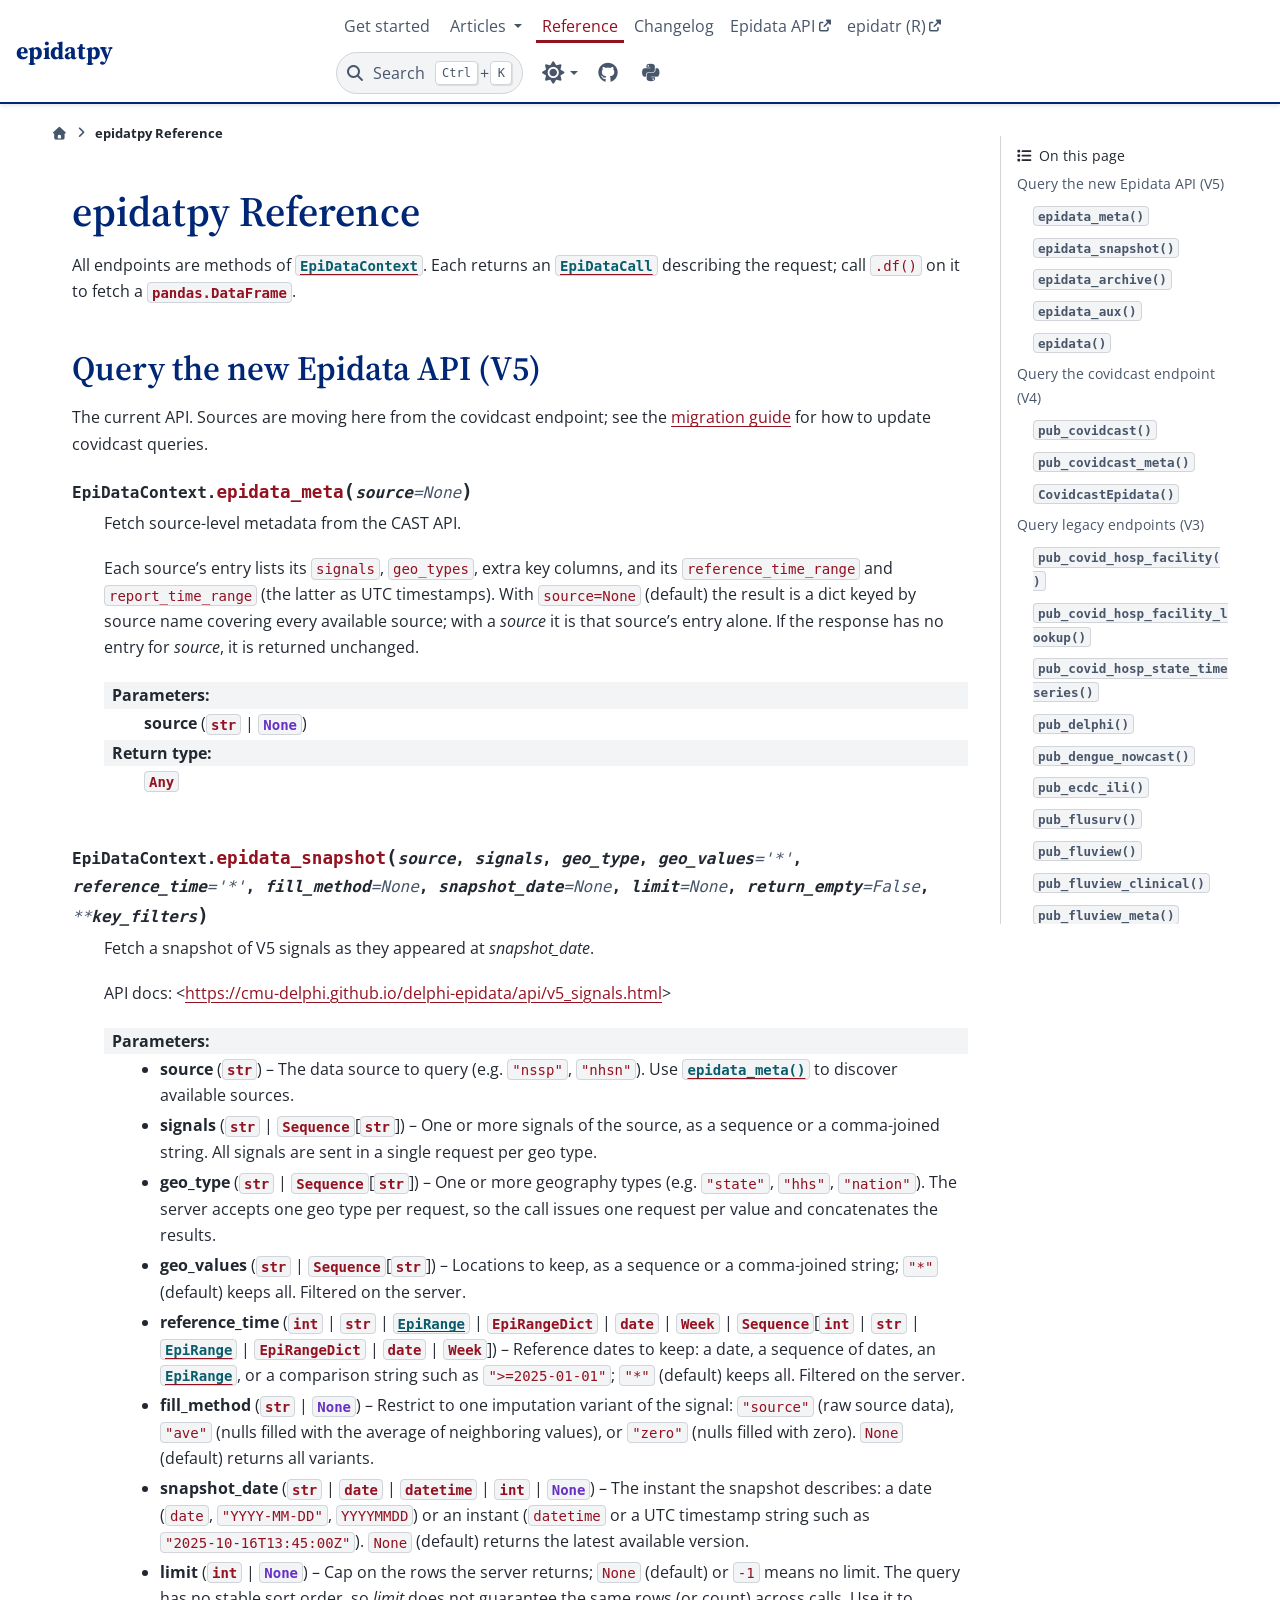
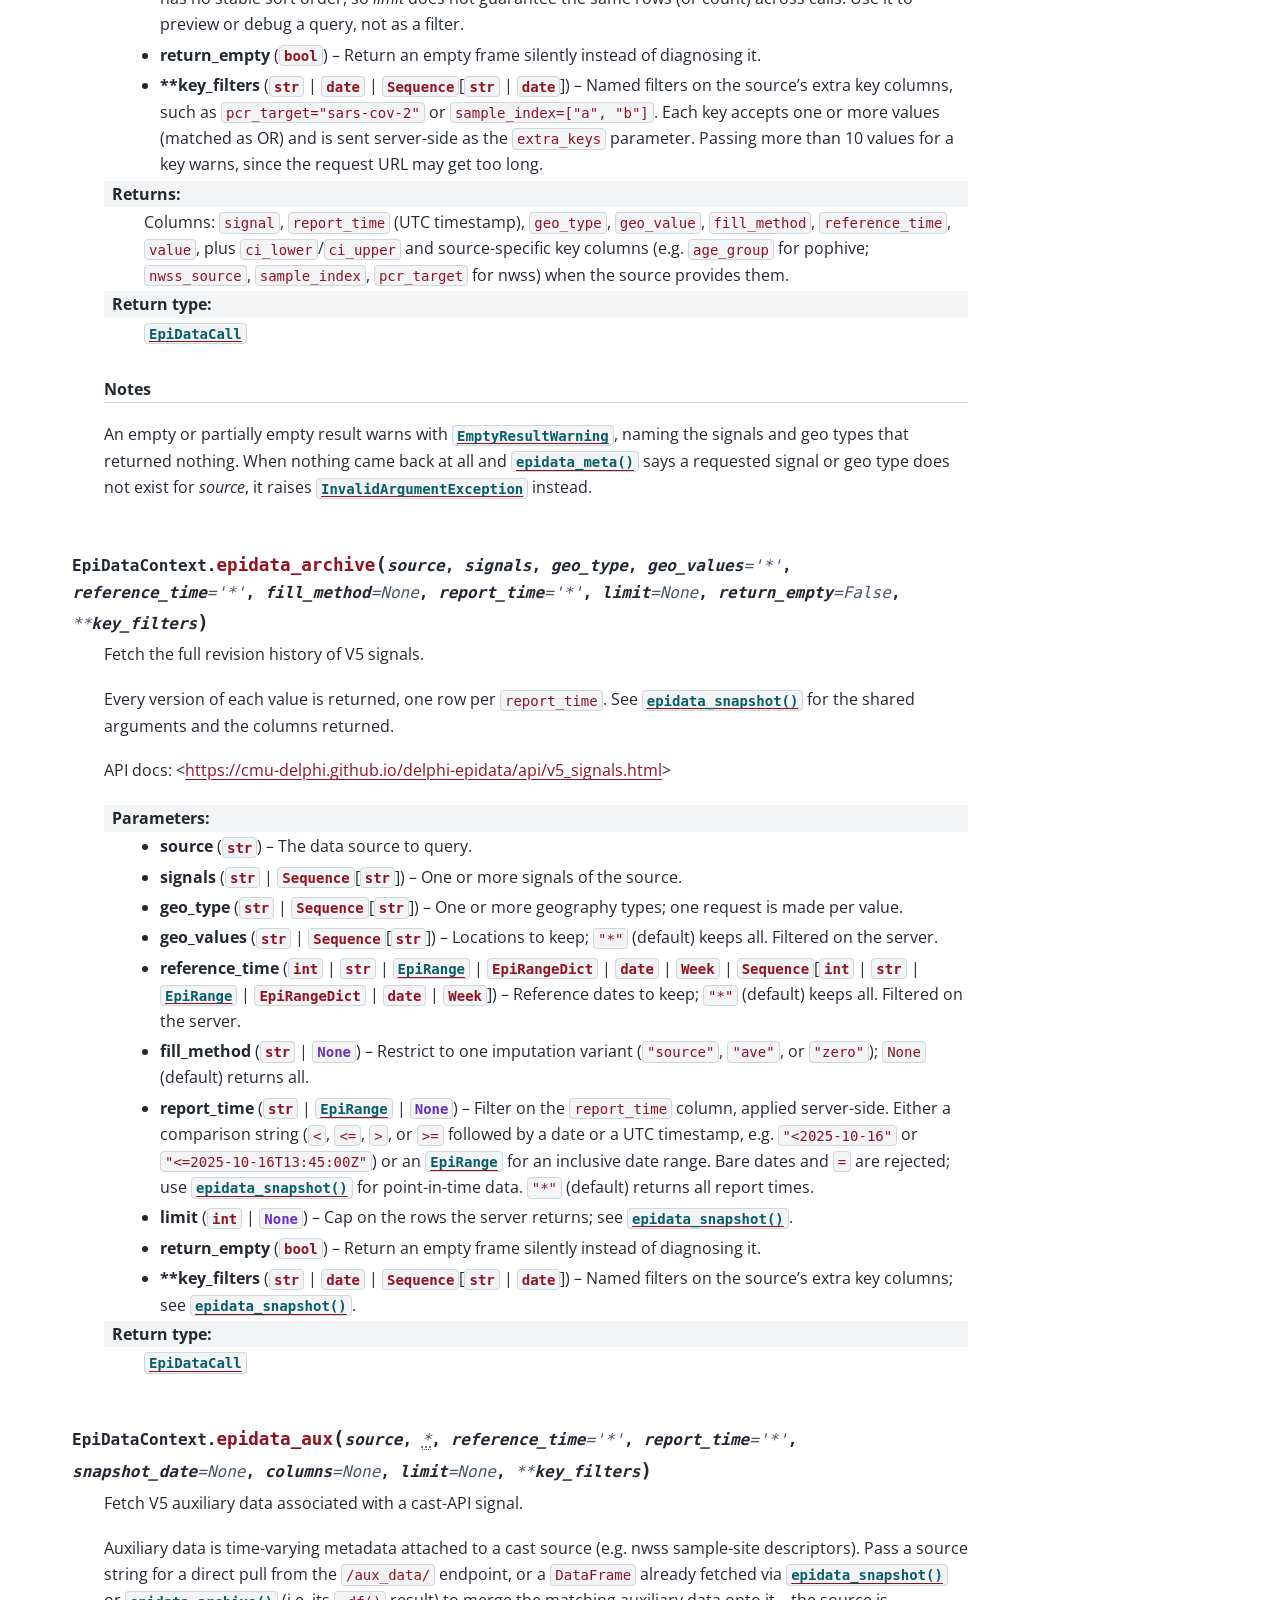
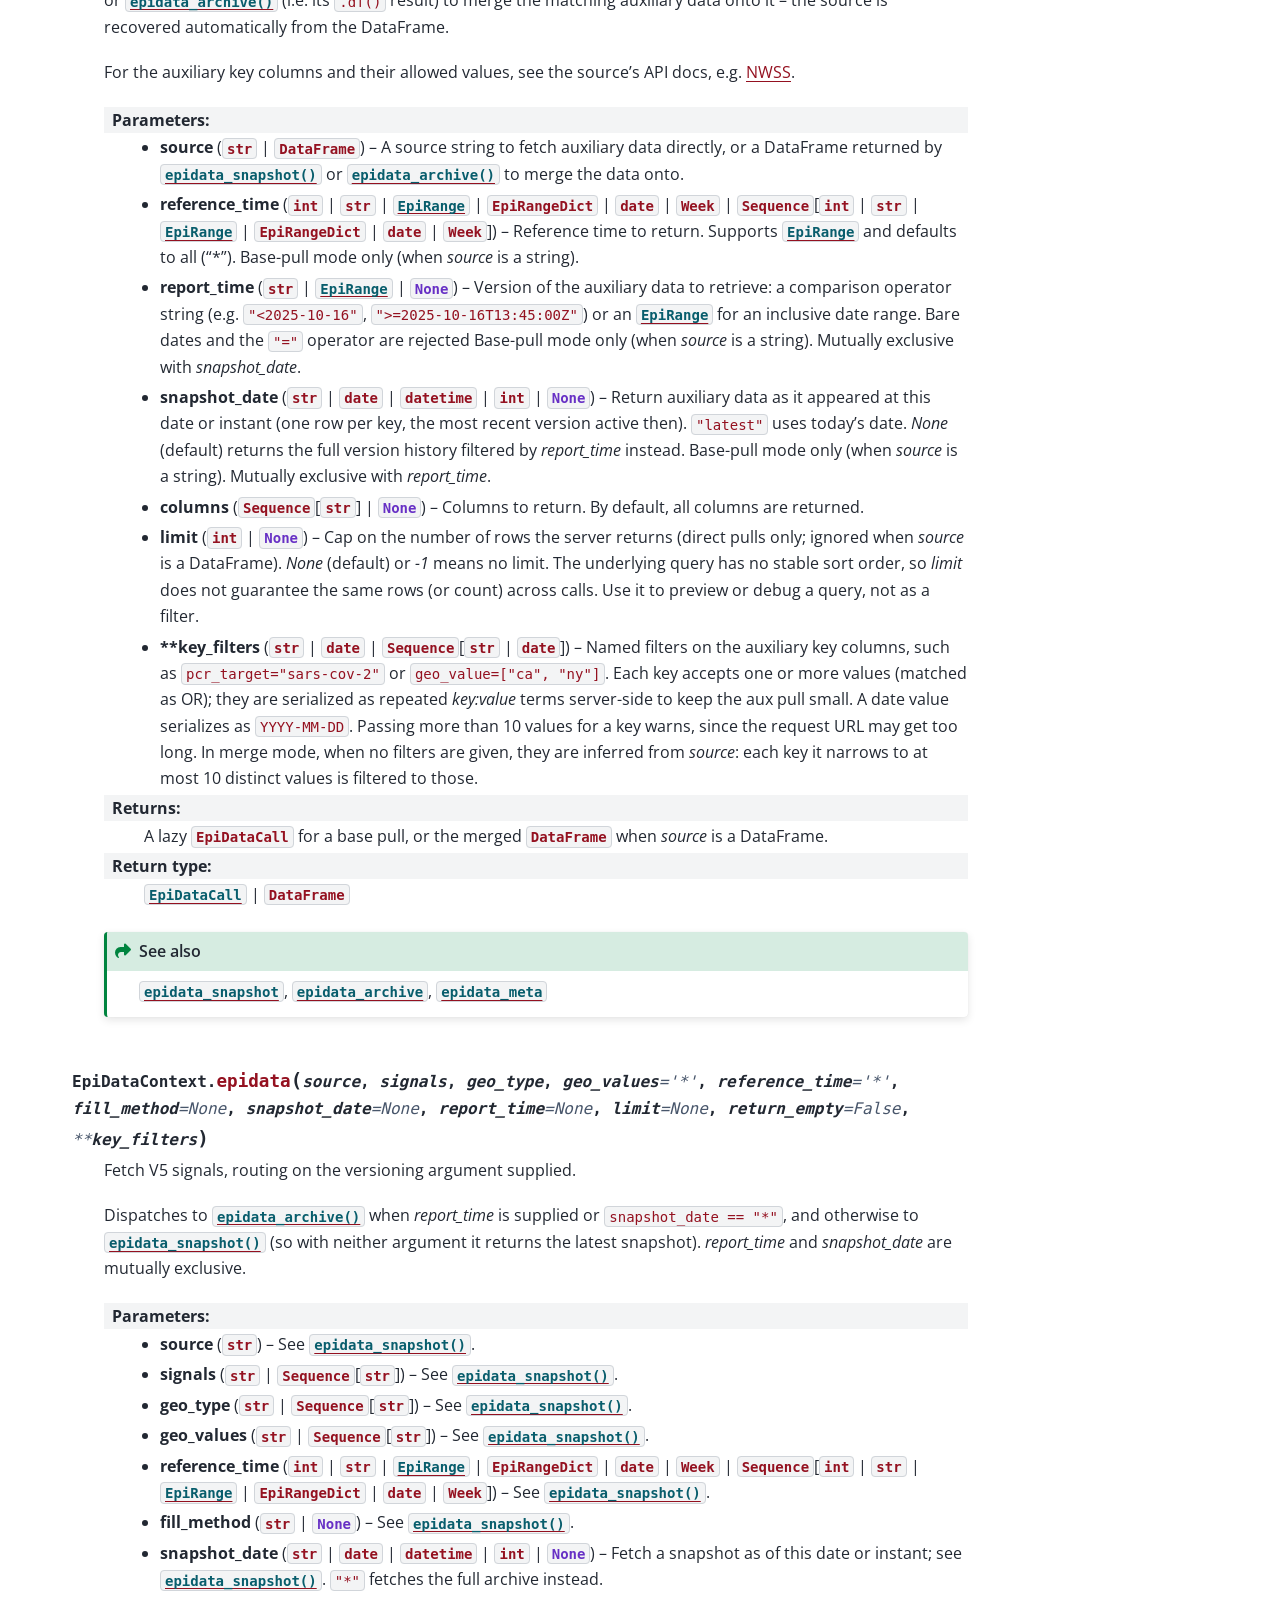
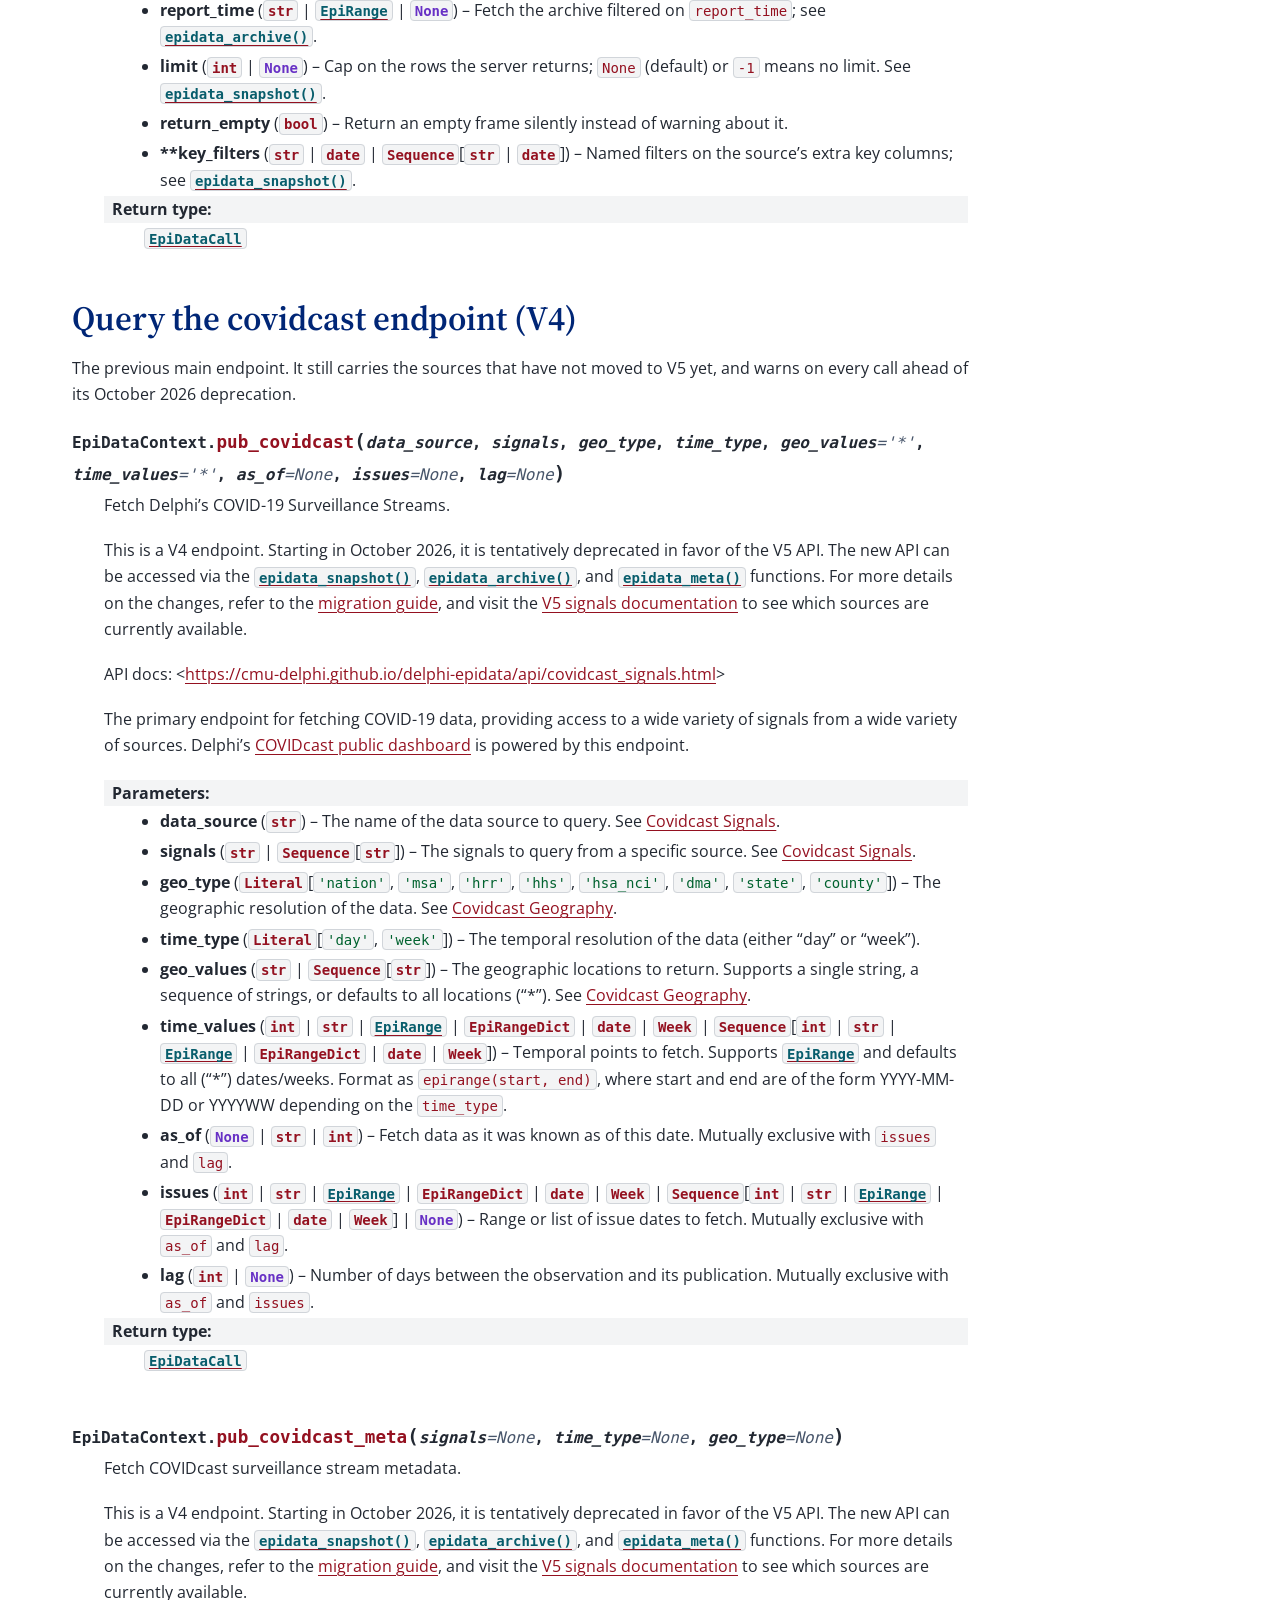
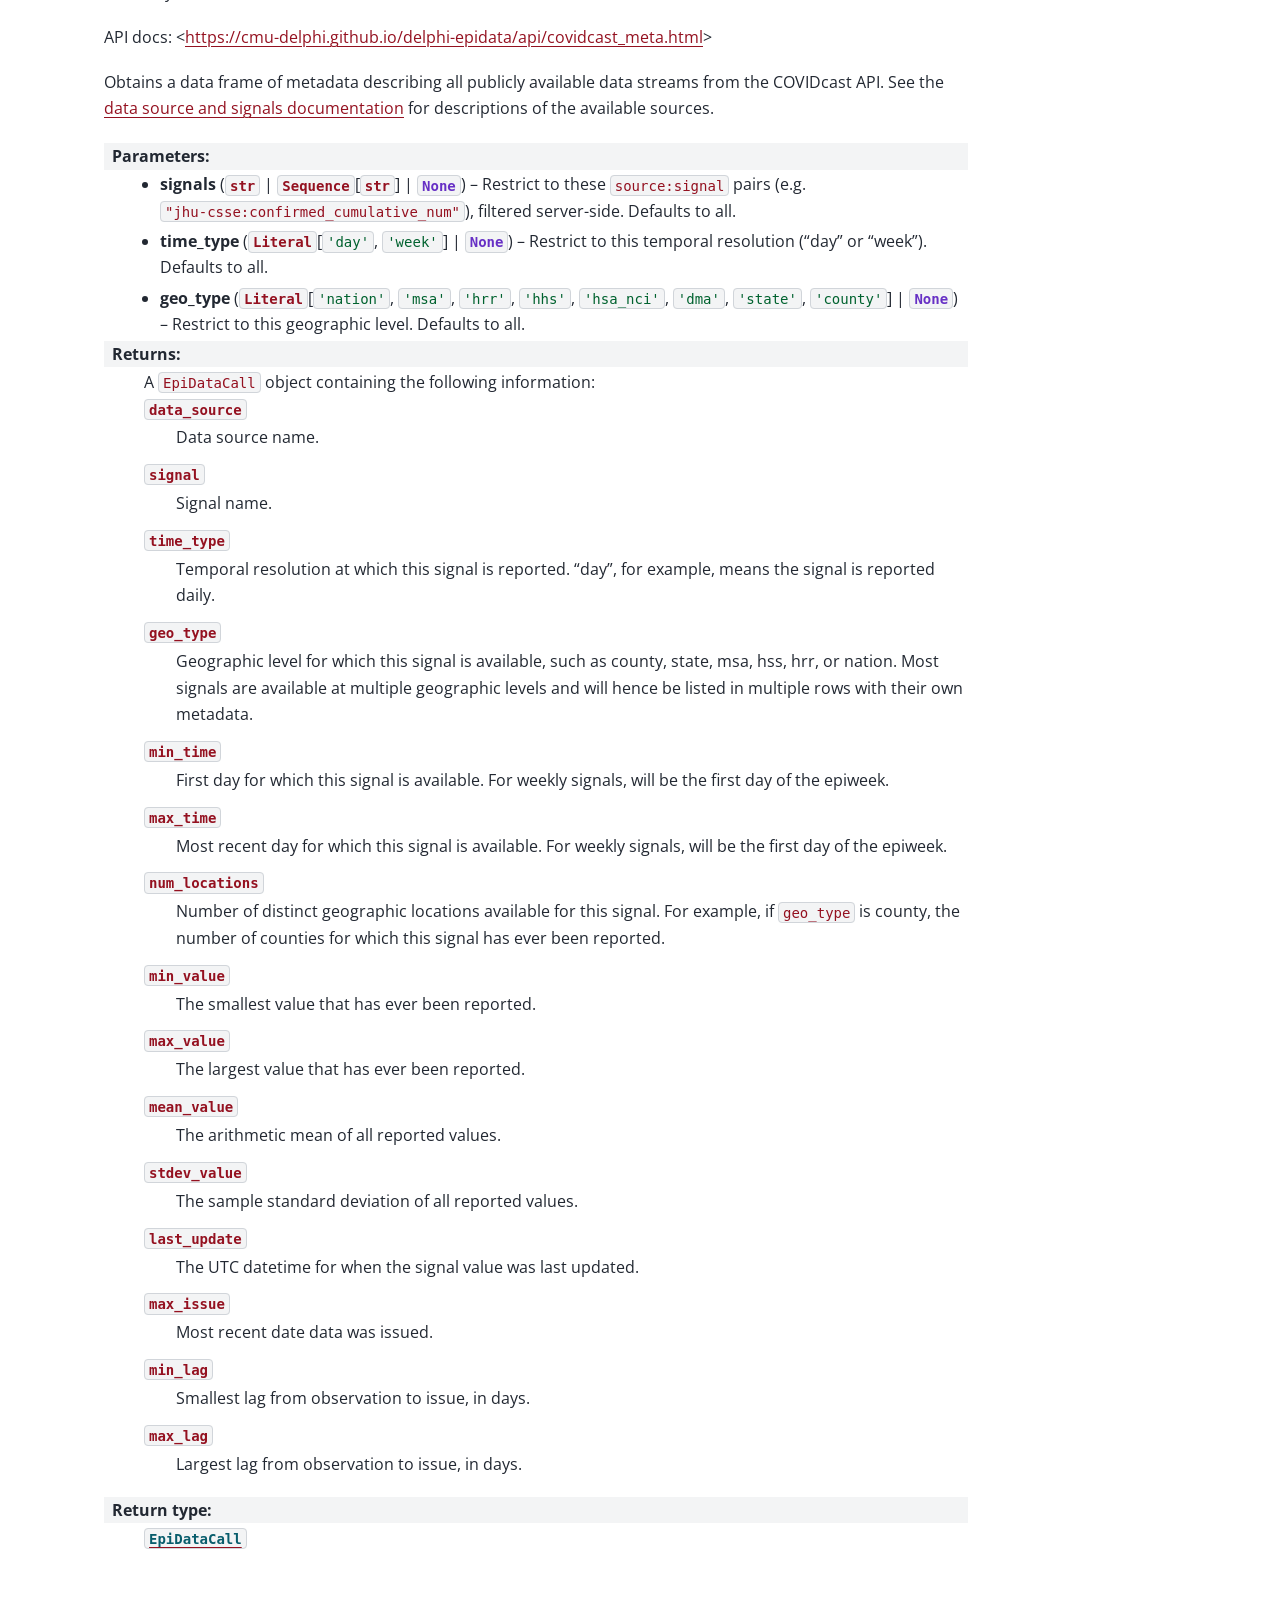
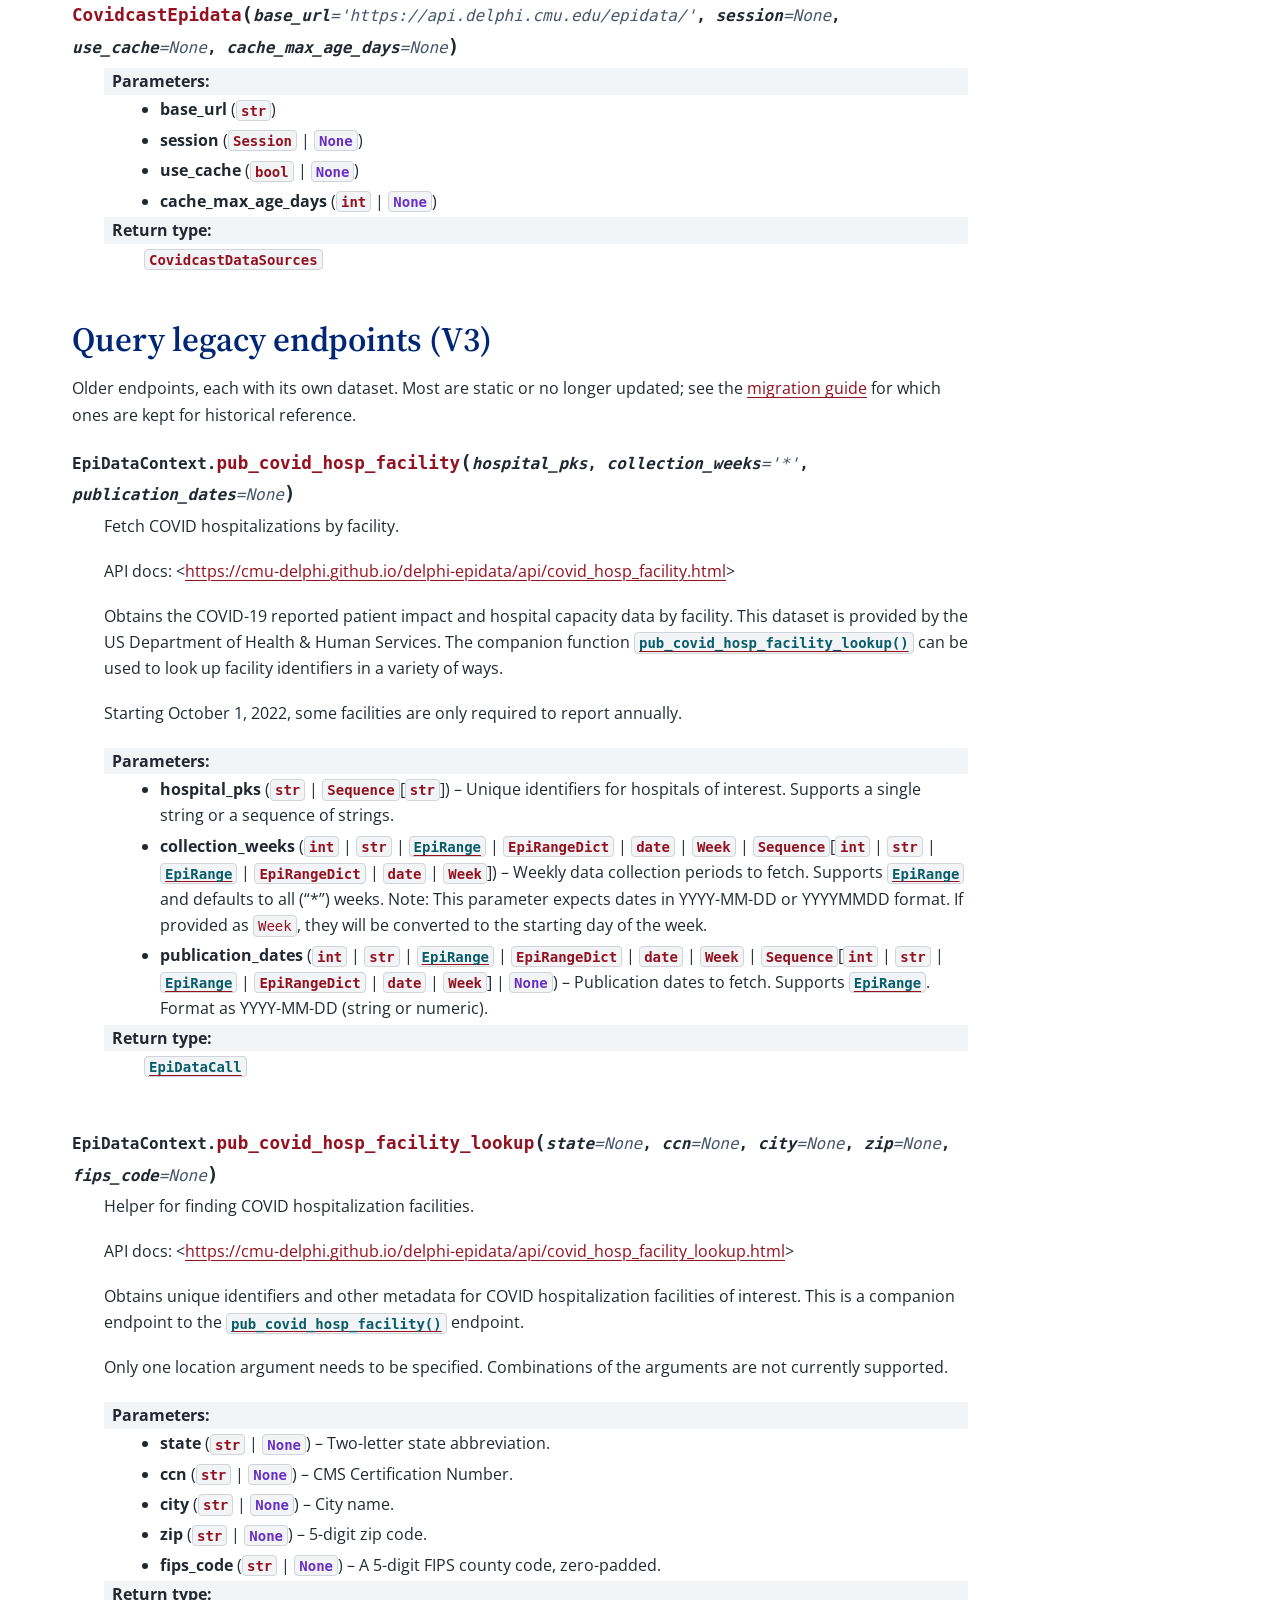
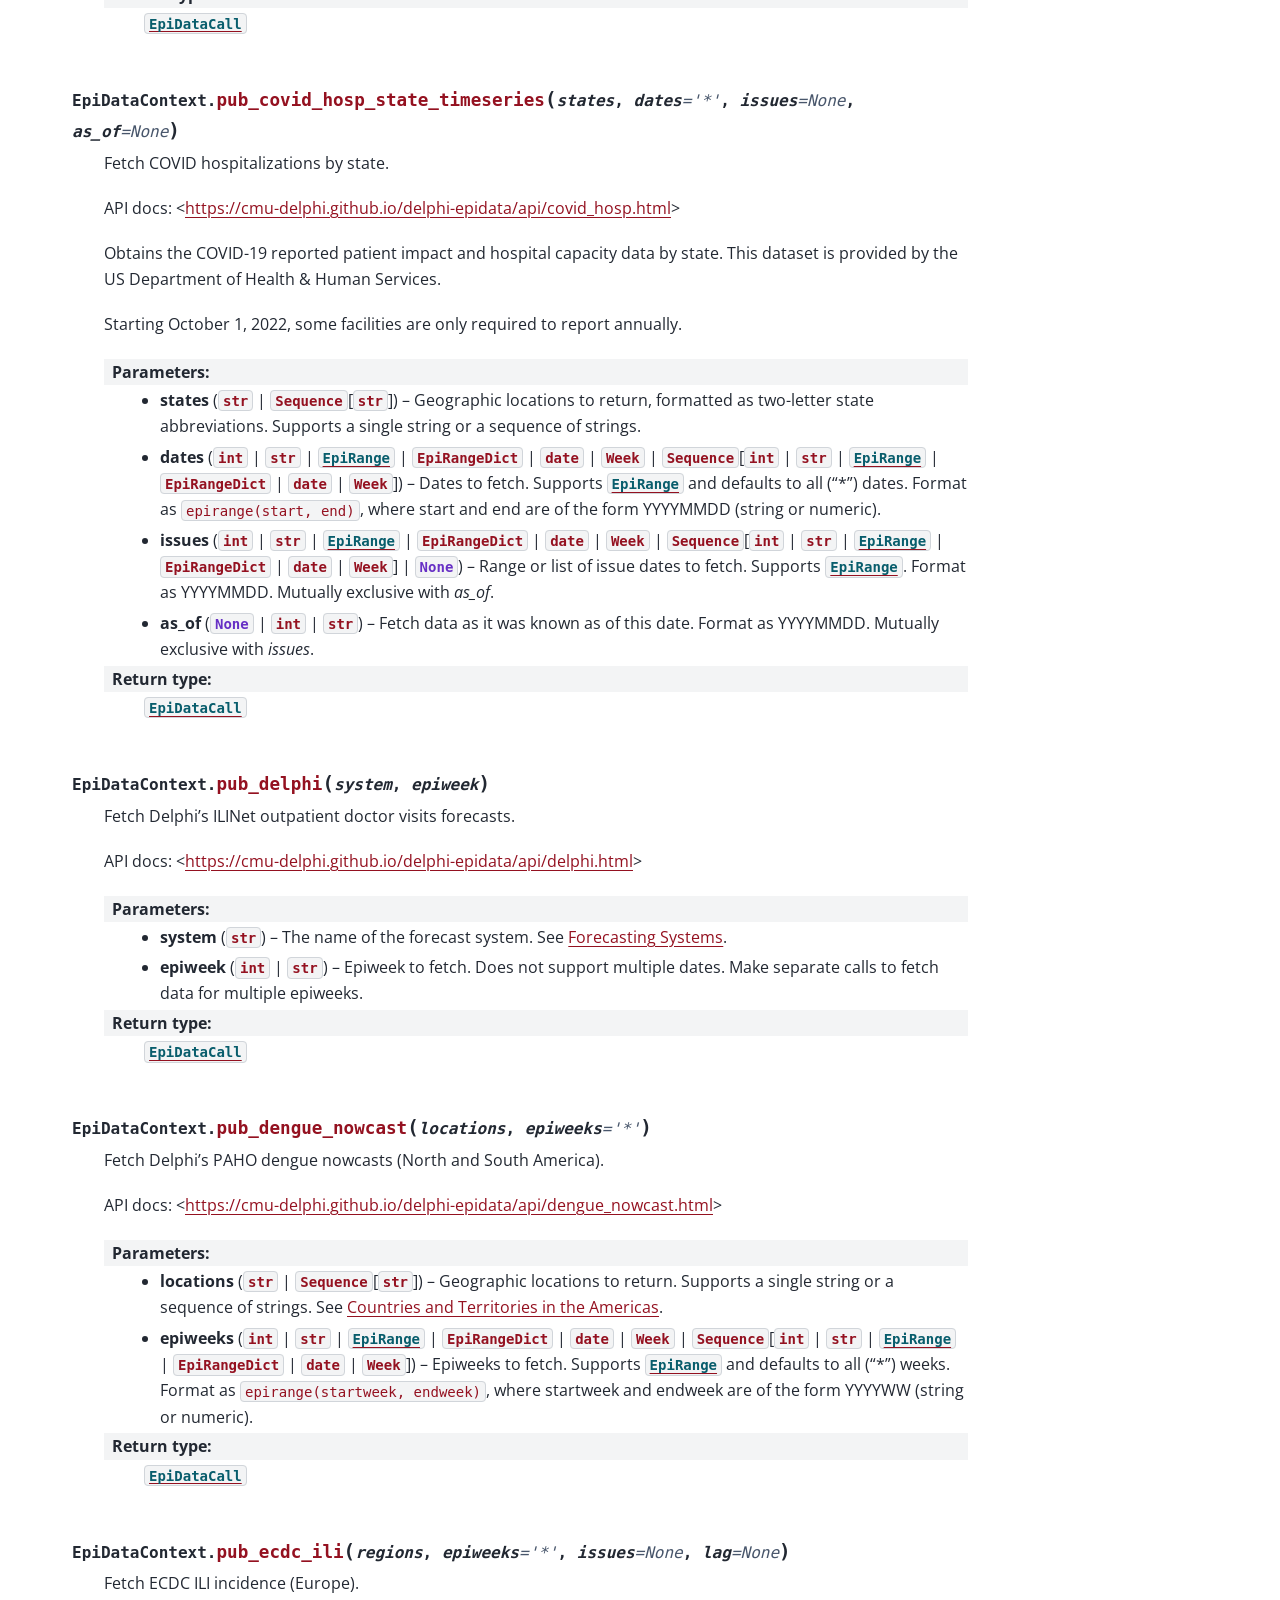
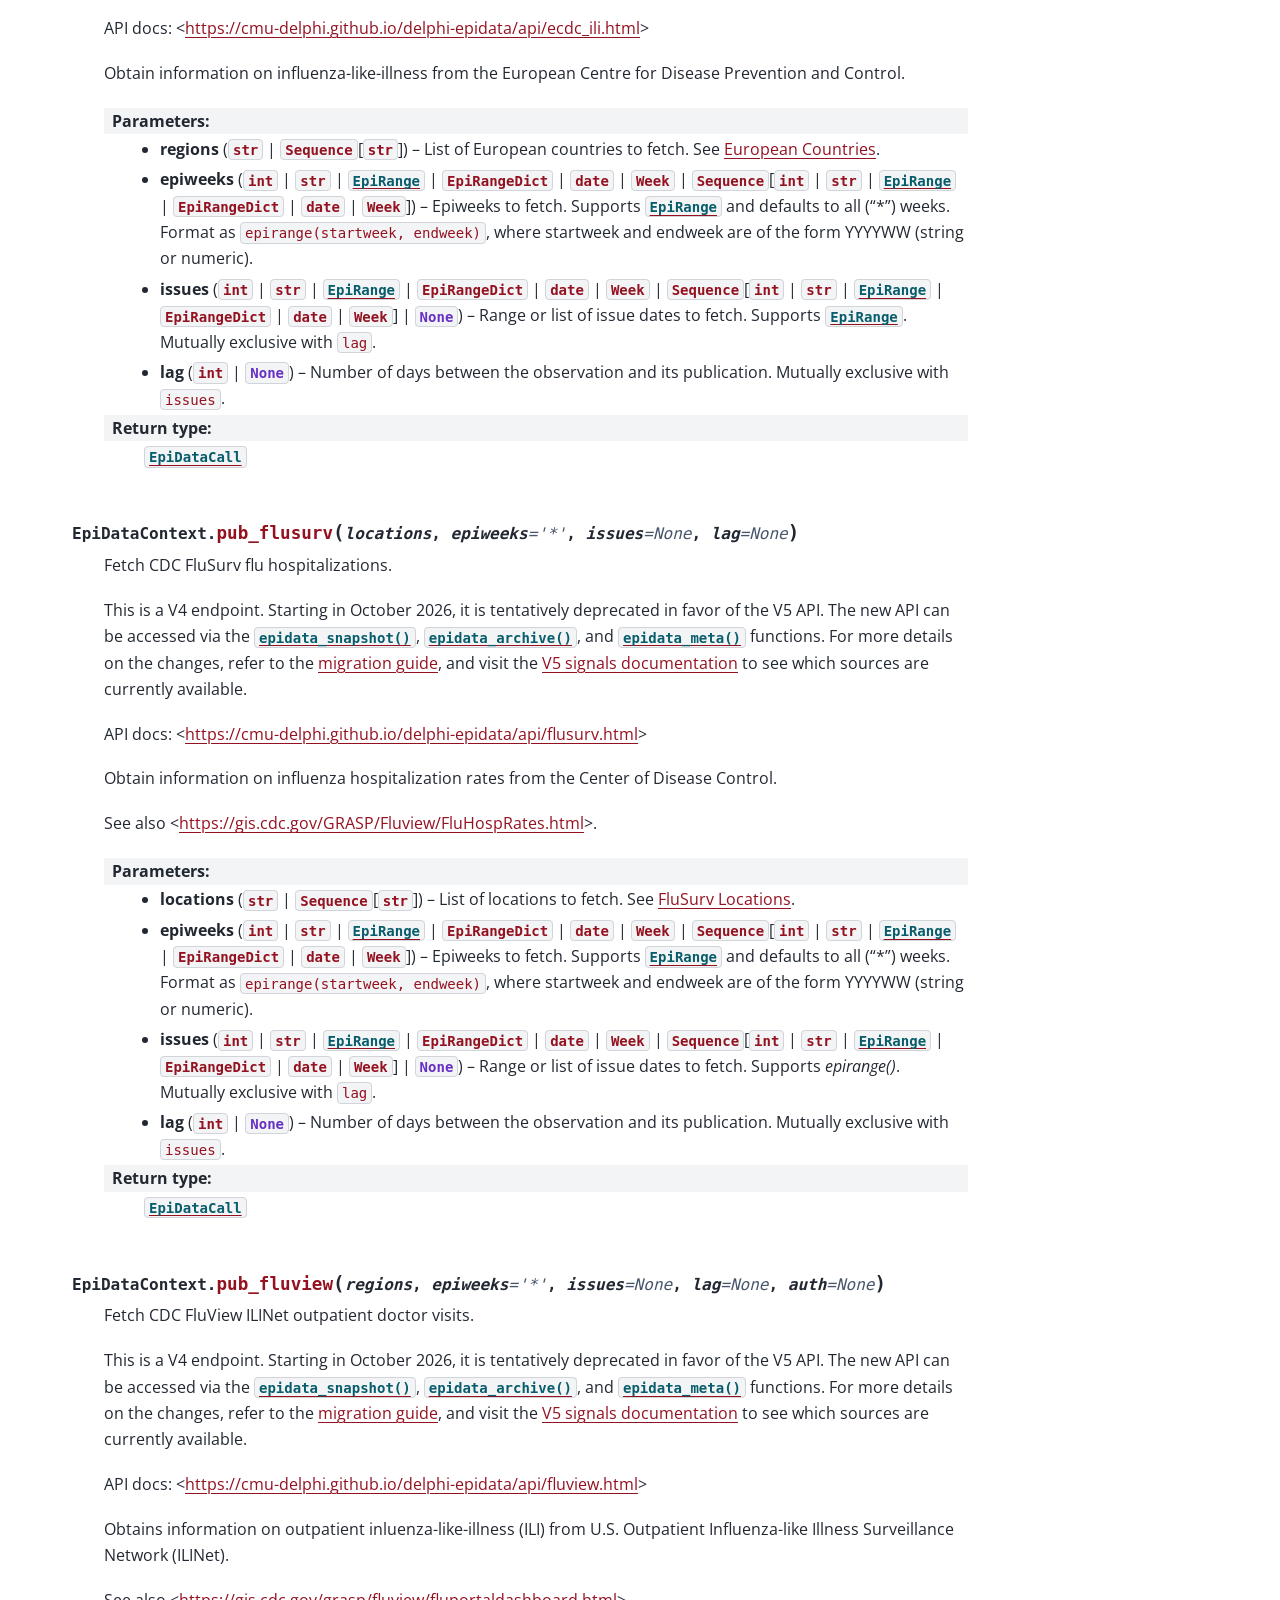
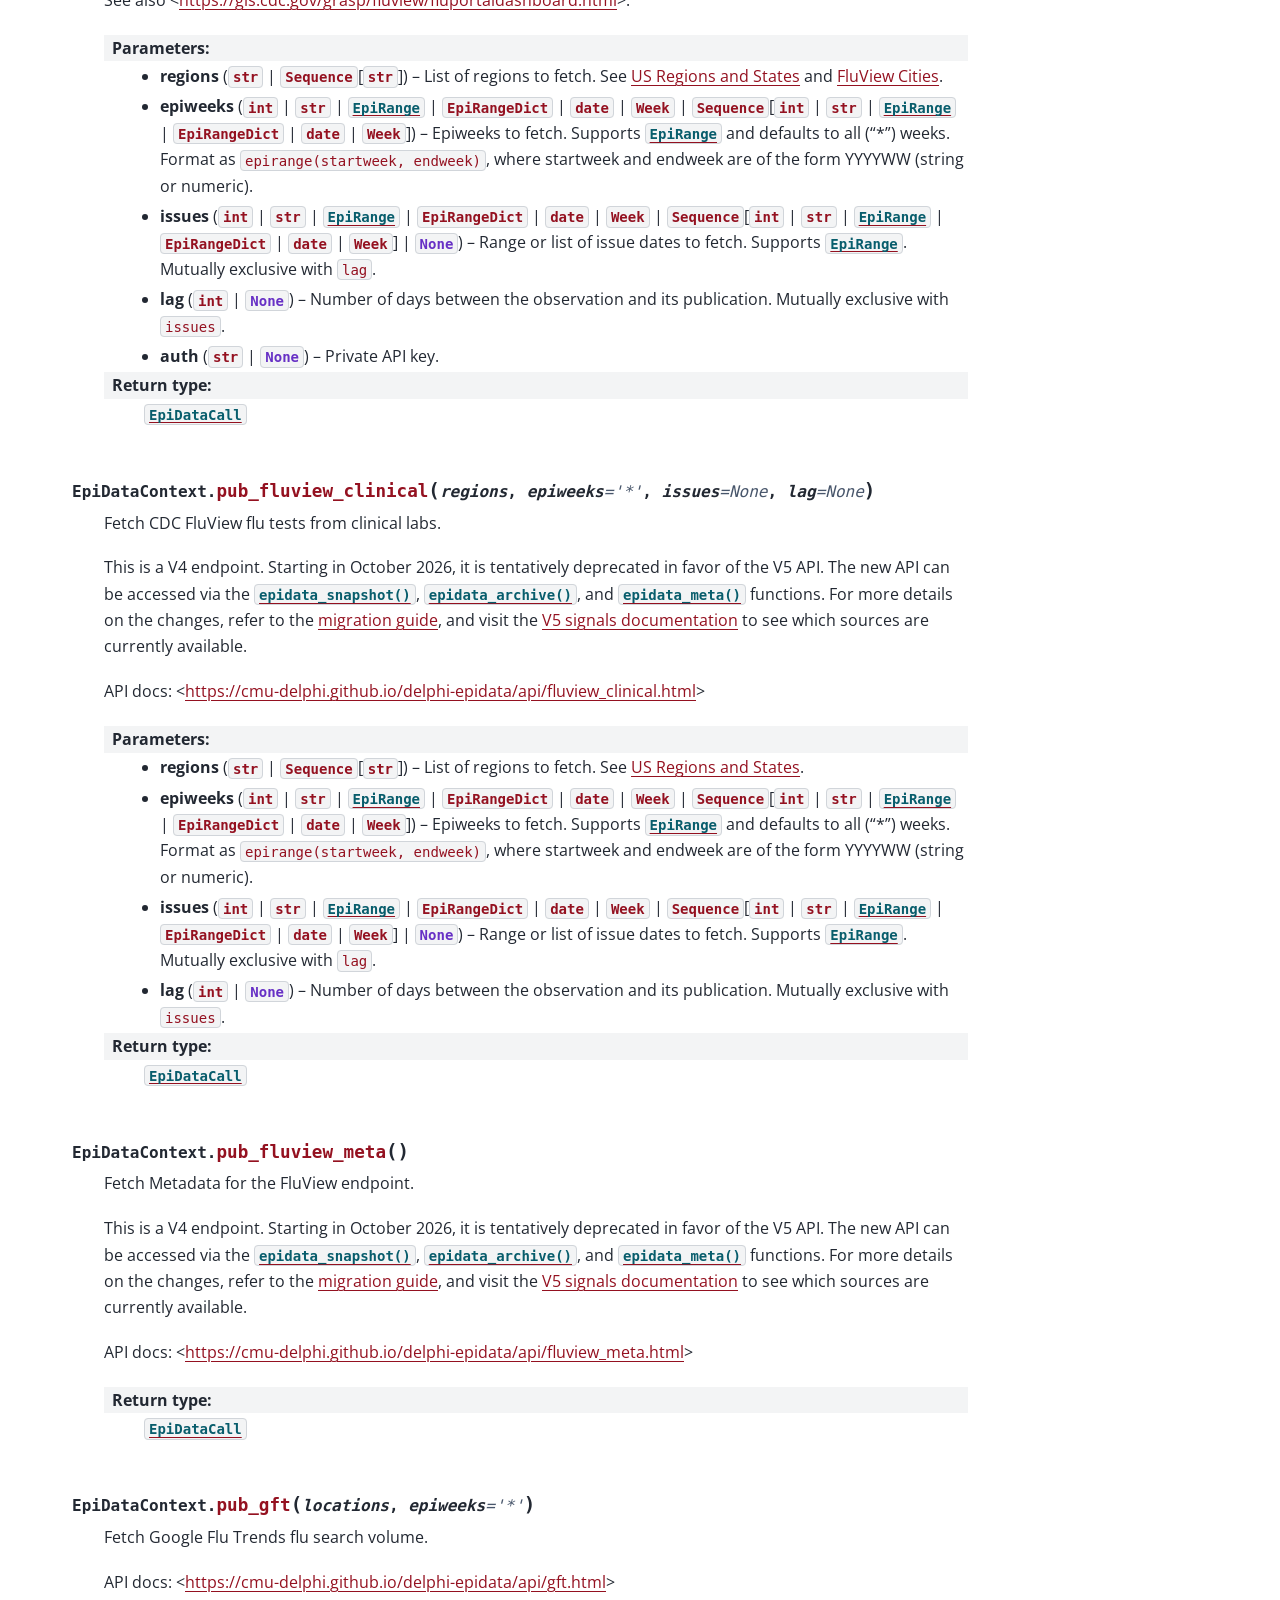
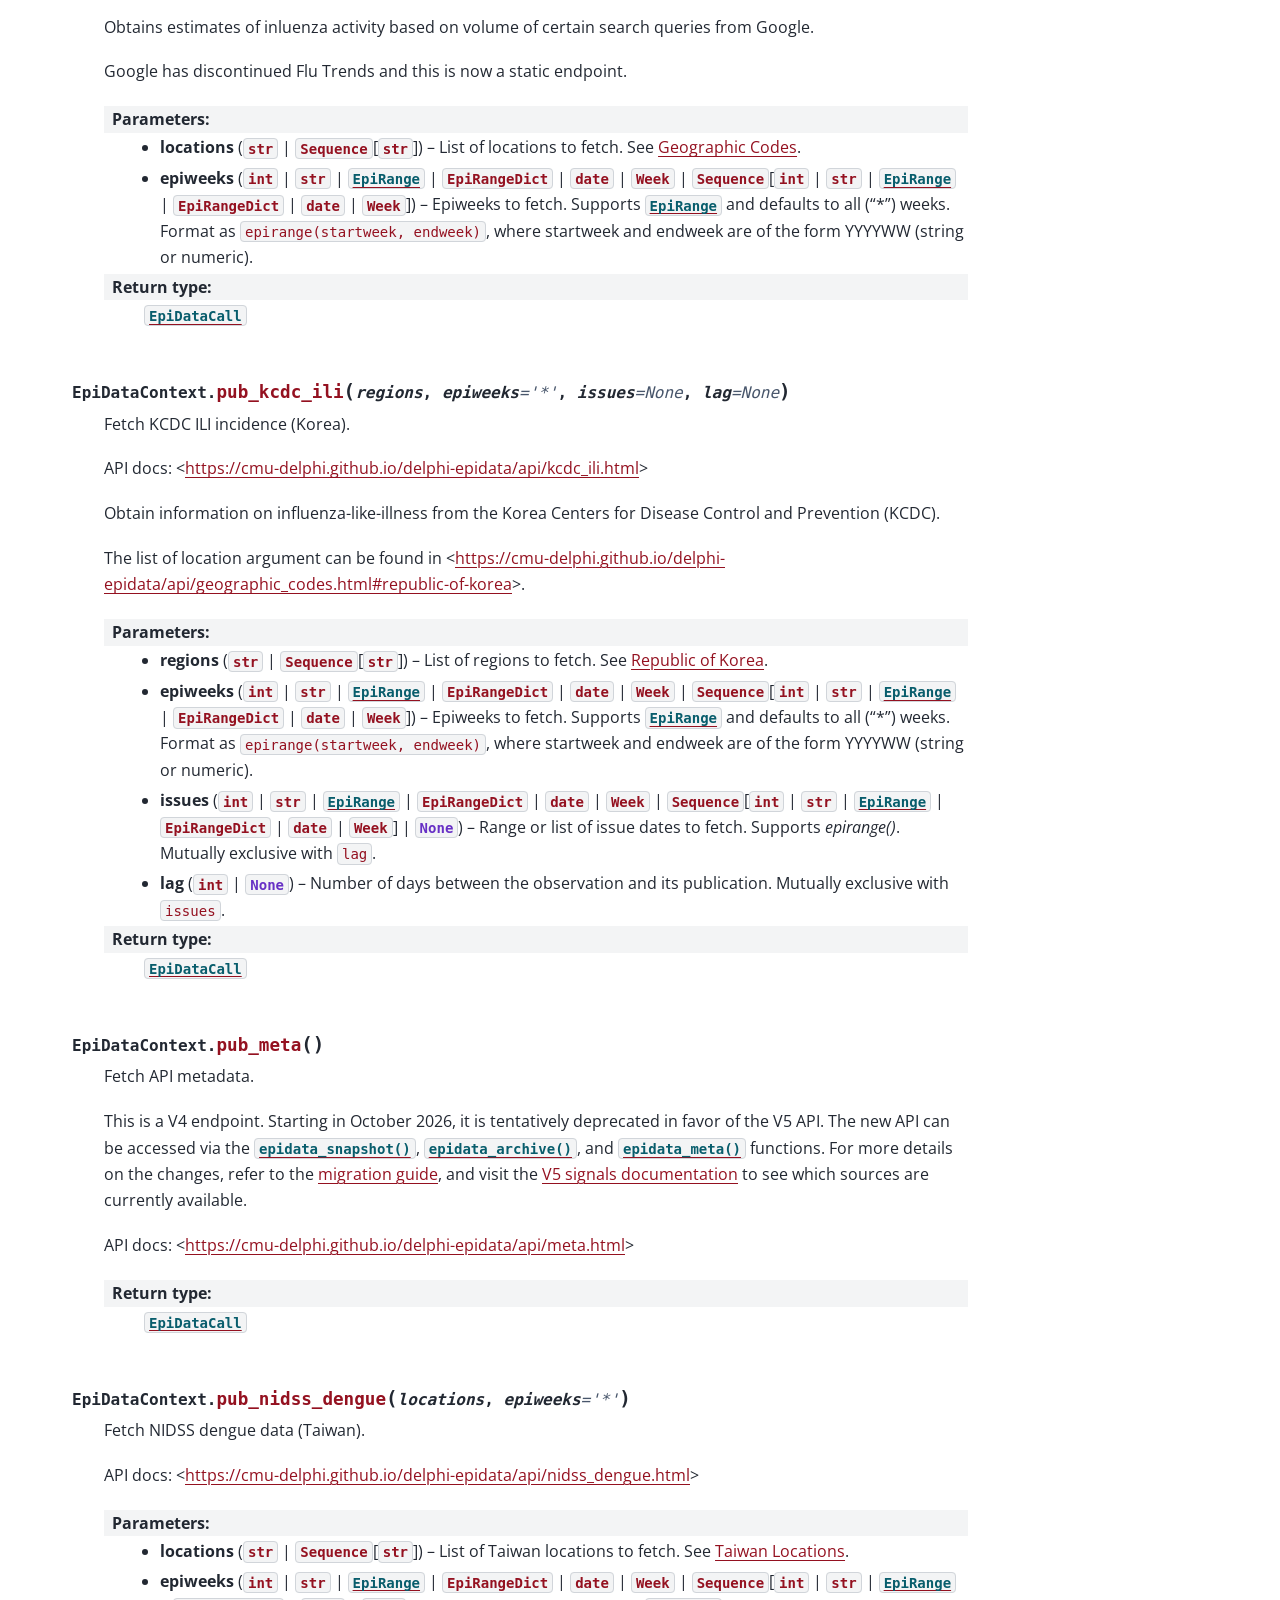
<file: epidatpy.html>
<!DOCTYPE html>


<html lang="en" data-content_root="./" data-theme="light">

  <head>
    <meta charset="utf-8" />
    <meta name="viewport" content="width=device-width, initial-scale=1.0" /><meta name="viewport" content="width=device-width, initial-scale=1" />

    <title>epidatpy Reference &#8212; epidatpy</title>
  
  
  
  <script data-cfasync="false">
    document.documentElement.dataset.mode = localStorage.getItem("mode") || "light";
    document.documentElement.dataset.theme = localStorage.getItem("theme") || "light";
  </script>
  <!--
    this give us a css class that will be invisible only if js is disabled
  -->
  <noscript>
    <style>
      .pst-js-only { display: none !important; }

    </style>
  </noscript>
  
  <!-- Loaded before other Sphinx assets -->
  <link href="_static/styles/theme.css?digest=75c7c72ae941e8b558d8" rel="stylesheet" />
<link href="_static/styles/pydata-sphinx-theme.css?digest=75c7c72ae941e8b558d8" rel="stylesheet" />

    <link rel="stylesheet" type="text/css" href="_static/pygments.css?v=8f2a1f02" />
    <link rel="stylesheet" type="text/css" href="_static/sphinx_autodoc_typehints.css?v=057ac668" />
    <link rel="stylesheet" type="text/css" href="_static/mystnb.11b39860a7a0cbfd473a3ad8a317855267ff0bd372690045ca344a6b62be495e.css" />
    <link rel="stylesheet" type="text/css" href="_static/copybutton.css?v=76b2166b" />
    <link rel="stylesheet" type="text/css" href="_static/sphinx-design.min.css?v=6a604523" />
    <link rel="stylesheet" type="text/css" href="_static/delphi.css?v=4d342541" />
    <link rel="stylesheet" type="text/css" href="_static/notebooks.css?v=96e93511" />
  
  <!-- So that users can add custom icons -->
  <script defer src="_static/scripts/fontawesome.js?digest=75c7c72ae941e8b558d8"></script>
  <!-- Pre-loaded scripts that we'll load fully later -->
  <link rel="preload" as="script" href="_static/scripts/bootstrap.js?digest=75c7c72ae941e8b558d8" />
<link rel="preload" as="script" href="_static/scripts/pydata-sphinx-theme.js?digest=75c7c72ae941e8b558d8" />

    <script src="_static/documentation_options.js?v=486e5634"></script>
    <script src="_static/doctools.js?v=fd6eb6e6"></script>
    <script src="_static/sphinx_highlight.js?v=6ffebe34"></script>
    <script src="_static/clipboard.min.js?v=a7894cd8"></script>
    <script src="_static/copybutton.js?v=f281be69"></script>
    <script data-sd-tabs-storage-prefix="sphinx-design-tab-id-" src="_static/design-tabs.js?v=fcb327ea"></script>
    <script>DOCUMENTATION_OPTIONS.pagename = 'epidatpy';</script>
    <script>DOCUMENTATION_OPTIONS.search_as_you_type = false;</script>
    <link rel="index" title="Index" href="genindex.html" />
    <link rel="search" title="Search" href="search.html" />
    <link rel="next" title="Changelog" href="changelog.html" />
    <link rel="prev" title="V3/V4 to V5 migration guide" href="migration_guide.html" />
  <meta name="viewport" content="width=device-width, initial-scale=1"/>
  <meta name="color-scheme" content="light dark"/>
  <meta name="docsearch:language" content="en"/>
  <meta name="docsearch:version" content="0.8.0" />
  
    
    <script src="_static/searchtools.js"></script>
    <script src="_static/language_data.js"></script>
    <script src="searchindex.js"></script>
  
  </head>
  <body data-default-mode="light">
  
  
  <div id="pst-skip-link" class="skip-link d-print-none"><a href="#main-content">Skip to main content</a></div>

  
  <div id="pst-scroll-pixel-helper"></div>
  
  <button type="button" class="btn rounded-pill" id="pst-back-to-top">
    <i class="fa-solid fa-arrow-up"></i>Back to top</button>
  
  
  
  
  <dialog id="pst-search-dialog">
    
<form class="bd-search d-flex align-items-center"
      action="search.html"
      method="get">
  <i class="fa-solid fa-magnifying-glass"></i>
  <input type="search"
         class="form-control"
         name="q"
         placeholder="Search the docs ..."
         aria-label="Search the docs ..."
         autocomplete="off"
         autocorrect="off"
         autocapitalize="off"
         spellcheck="false"/>
  <span class="search-button__kbd-shortcut"><kbd class="kbd-shortcut__modifier">Ctrl</kbd>+<kbd>K</kbd></span>
</form>
  </dialog>

  <div class="pst-async-banner-revealer d-none">
  <aside id="bd-header-version-warning" class="d-none d-print-none" aria-label="Version warning"></aside>
</div>

  
    <header id="pst-header" class="bd-header navbar navbar-expand-lg bd-navbar d-print-none">
<div class="bd-header__inner bd-page-width">
  <button type="button" class="pst-navbar-icon sidebar-toggle primary-toggle" aria-label="Site navigation" aria-expanded="false" aria-controls="pst-primary-sidebar-modal">
    <span class="fa-solid fa-bars"></span>
  </button>
  
  
  <div class="col-lg-3 navbar-header-items__start">
    
      <div class="navbar-item">

  
    
  

<a class="navbar-brand logo" href="index.html">
  
  
  
  
  
  
    <p class="title logo__title">epidatpy</p>
  
</a></div>
    
  </div>
  
  <div class="col-lg-9 navbar-header-items">
    
    <div class="me-auto navbar-header-items__center">
      
        <div class="navbar-item"><nav>
  <ul class="bd-navbar-elements navbar-nav">
    <li class="nav-item ">
  <a class="nav-link nav-internal" href="getting_started.html">Get started</a>
</li>
    <li class="nav-item dropdown ">
      <button class="btn dropdown-toggle nav-item" type="button" data-bs-toggle="dropdown" aria-expanded="false" aria-controls="delphi-nav-articles">
        Articles
      </button>
      <ul id="delphi-nav-articles" class="dropdown-menu">
        <li><a class="nav-link dropdown-item nav-internal" href="signal_discovery.html">Signal discovery</a></li>
        <li><a class="nav-link dropdown-item nav-internal" href="versioned_data.html">Versioned data</a></li>
        <li><a class="nav-link dropdown-item nav-internal" href="migration_guide.html">Migration guide</a></li>
      </ul>
    </li>
    <li class="nav-item current active">
  <a class="nav-link nav-internal" href="#">Reference</a>
</li>
    <li class="nav-item ">
  <a class="nav-link nav-internal" href="changelog.html">Changelog</a>
</li>
    <li class="nav-item">
      <a class="nav-link nav-external" href="https://cmu-delphi.github.io/delphi-epidata/">Epidata API</a>
    </li>
    <li class="nav-item">
      <a class="nav-link nav-external" href="https://cmu-delphi.github.io/epidatr/">epidatr (R)</a>
    </li>
  </ul>
</nav></div>
      
    </div>
    
    
    <div class="navbar-header-items__end">
      
        <div class="navbar-item navbar-persistent--container">
          

<button type="button" class="btn search-button-field search-button__button pst-js-only" title="Search" aria-label="Search" data-bs-placement="bottom" data-bs-toggle="tooltip">
 <i class="fa-solid fa-magnifying-glass"></i>
 <span class="search-button__default-text">Search</span>
 <span class="search-button__kbd-shortcut"><kbd class="kbd-shortcut__modifier">Ctrl</kbd>+<kbd class="kbd-shortcut__modifier">K</kbd></span>
</button>
        </div>
      
      
        <div class="navbar-item">

<div class="theme-switch-container dropdown pst-js-only" data-bs-toggle="tooltip" data-bs-placement="bottom" title="Color mode">
  <button type="button" class="btn btn-sm nav-link pst-navbar-icon theme-switch-button dropdown-toggle" aria-label="Color mode" data-bs-toggle="dropdown">
    <i class="theme-switch fa-solid fa-sun fa-lg" data-mode="light" title="Light"></i>
    <i class="theme-switch fa-solid fa-moon fa-lg" data-mode="dark" title="Dark"></i>
    <i class="theme-switch fa-solid fa-circle-half-stroke fa-lg" data-mode="auto" title="System Settings"></i>
  </button>
  <ul class="dropdown-menu dropdown-menu-end">
    <li><button type="button" class="dropdown-item d-flex align-items-center theme-change-button" data-mode="auto"><i class="fa-solid fa-circle-half-stroke fa-lg me-1"></i>System Settings</button></li>
    <li><button type="button" class="dropdown-item d-flex align-items-center theme-change-button" data-mode="light"><i class="fa-solid fa-sun fa-lg me-1"></i>Light</button></li>
    <li><button type="button" class="dropdown-item d-flex align-items-center theme-change-button" data-mode="dark"><i class="fa-solid fa-moon fa-lg me-1"></i>Dark</button></li>
  </ul>
</div></div>
      
        <div class="navbar-item"><ul class="navbar-icon-links"
    aria-label="Icon Links">
        <li class="nav-item">
          
          
          
          
          
          
          
          
          <a href="https://github.com/cmu-delphi/epidatpy" title="GitHub" class="nav-link pst-navbar-icon" rel="noopener" target="_blank" data-bs-toggle="tooltip" data-bs-placement="bottom"><i class="fa-brands fa-github fa-lg" aria-hidden="true"></i><span class="visually-hidden">GitHub</span></a>
        </li>
        <li class="nav-item">
          
          
          
          
          
          
          
          
          <a href="https://pypi.org/project/epidatpy/" title="PyPI" class="nav-link pst-navbar-icon" rel="noopener" target="_blank" data-bs-toggle="tooltip" data-bs-placement="bottom"><i class="fa-brands fa-python fa-lg" aria-hidden="true"></i><span class="visually-hidden">PyPI</span></a>
        </li>
</ul></div>
      
    </div>
    
  </div>
  
  
    <div class="navbar-persistent--mobile">

<button type="button" class="btn search-button-field search-button__button pst-js-only" title="Search" aria-label="Search" data-bs-placement="bottom" data-bs-toggle="tooltip">
 <i class="fa-solid fa-magnifying-glass"></i>
 <span class="search-button__default-text">Search</span>
 <span class="search-button__kbd-shortcut"><kbd class="kbd-shortcut__modifier">Ctrl</kbd>+<kbd class="kbd-shortcut__modifier">K</kbd></span>
</button>
    </div>
  

  
    <button type="button" class="pst-navbar-icon sidebar-toggle secondary-toggle" aria-label="On this page" aria-expanded="false" aria-controls="pst-secondary-sidebar-modal">
      <span class="fa-solid fa-outdent"></span>
    </button>
  
</div>

    </header>
  

  <div class="bd-container">
    <div class="bd-container__inner bd-page-width">
      
      
      
      <dialog id="pst-primary-sidebar-modal" tabindex="-1"></dialog>
      <div id="pst-primary-sidebar" class="bd-sidebar-primary bd-sidebar hide-on-wide">
        

  
  <div class="sidebar-header-items sidebar-primary__section">
    
    
      <div class="sidebar-header-items__center">
        
          
          
            <div class="navbar-item"><nav>
  <ul class="bd-navbar-elements navbar-nav">
    <li class="nav-item ">
  <a class="nav-link nav-internal" href="getting_started.html">Get started</a>
</li>
    <li class="nav-item dropdown ">
      <button class="btn dropdown-toggle nav-item" type="button" data-bs-toggle="dropdown" aria-expanded="false" aria-controls="delphi-nav-articles">
        Articles
      </button>
      <ul id="delphi-nav-articles" class="dropdown-menu">
        <li><a class="nav-link dropdown-item nav-internal" href="signal_discovery.html">Signal discovery</a></li>
        <li><a class="nav-link dropdown-item nav-internal" href="versioned_data.html">Versioned data</a></li>
        <li><a class="nav-link dropdown-item nav-internal" href="migration_guide.html">Migration guide</a></li>
      </ul>
    </li>
    <li class="nav-item current active">
  <a class="nav-link nav-internal" href="#">Reference</a>
</li>
    <li class="nav-item ">
  <a class="nav-link nav-internal" href="changelog.html">Changelog</a>
</li>
    <li class="nav-item">
      <a class="nav-link nav-external" href="https://cmu-delphi.github.io/delphi-epidata/">Epidata API</a>
    </li>
    <li class="nav-item">
      <a class="nav-link nav-external" href="https://cmu-delphi.github.io/epidatr/">epidatr (R)</a>
    </li>
  </ul>
</nav></div>
          
        
      </div>
    
    
    
      <div class="sidebar-header-items__end">
        
          <div class="navbar-item">

<div class="theme-switch-container dropdown pst-js-only" data-bs-toggle="tooltip" data-bs-placement="bottom" title="Color mode">
  <button type="button" class="btn btn-sm nav-link pst-navbar-icon theme-switch-button dropdown-toggle" aria-label="Color mode" data-bs-toggle="dropdown">
    <i class="theme-switch fa-solid fa-sun fa-lg" data-mode="light" title="Light"></i>
    <i class="theme-switch fa-solid fa-moon fa-lg" data-mode="dark" title="Dark"></i>
    <i class="theme-switch fa-solid fa-circle-half-stroke fa-lg" data-mode="auto" title="System Settings"></i>
  </button>
  <ul class="dropdown-menu dropdown-menu-end">
    <li><button type="button" class="dropdown-item d-flex align-items-center theme-change-button" data-mode="auto"><i class="fa-solid fa-circle-half-stroke fa-lg me-1"></i>System Settings</button></li>
    <li><button type="button" class="dropdown-item d-flex align-items-center theme-change-button" data-mode="light"><i class="fa-solid fa-sun fa-lg me-1"></i>Light</button></li>
    <li><button type="button" class="dropdown-item d-flex align-items-center theme-change-button" data-mode="dark"><i class="fa-solid fa-moon fa-lg me-1"></i>Dark</button></li>
  </ul>
</div></div>
        
          <div class="navbar-item"><ul class="navbar-icon-links"
    aria-label="Icon Links">
        <li class="nav-item">
          
          
          
          
          
          
          
          
          <a href="https://github.com/cmu-delphi/epidatpy" title="GitHub" class="nav-link pst-navbar-icon" rel="noopener" target="_blank" data-bs-toggle="tooltip" data-bs-placement="bottom"><i class="fa-brands fa-github fa-lg" aria-hidden="true"></i><span class="visually-hidden">GitHub</span></a>
        </li>
        <li class="nav-item">
          
          
          
          
          
          
          
          
          <a href="https://pypi.org/project/epidatpy/" title="PyPI" class="nav-link pst-navbar-icon" rel="noopener" target="_blank" data-bs-toggle="tooltip" data-bs-placement="bottom"><i class="fa-brands fa-python fa-lg" aria-hidden="true"></i><span class="visually-hidden">PyPI</span></a>
        </li>
</ul></div>
        
      </div>
    
  </div>
  
  
  <div class="sidebar-primary-items__end sidebar-primary__section">
      <div class="sidebar-primary-item">
<div id="ethical-ad-placement"
      class="flat"
      data-ea-publisher="readthedocs"
      data-ea-type="readthedocs-sidebar"
      data-ea-manual="true">
</div></div>
  </div>


      </div>
      
      <main id="main-content" class="bd-main" role="main">
        
        
          <div class="bd-content">
            <div class="bd-article-container">
              
              <div class="bd-header-article d-print-none">
<div class="header-article-items header-article__inner">
  
    <div class="header-article-items__start">
      
        <div class="header-article-item">

<nav aria-label="Breadcrumb" class="d-print-none">
  <ul class="bd-breadcrumbs">
    
    <li class="breadcrumb-item breadcrumb-home">
      <a href="index.html" class="nav-link" aria-label="Home">
        <i class="fa-solid fa-house"></i>
      </a>
    </li>
    <li class="breadcrumb-item active" aria-current="page"><span class="ellipsis">epidatpy Reference</span></li>
  </ul>
</nav>
</div>
      
    </div>
  
  
</div>
</div>
              
              
              
                
<div id="searchbox"></div>
                <article class="bd-article">
                  
  <section id="epidatpy-reference">
<h1>epidatpy Reference<a class="headerlink" href="#epidatpy-reference" title="Link to this heading">#</a></h1>
<p>All endpoints are methods of <a class="reference internal" href="#epidatpy.EpiDataContext" title="epidatpy.EpiDataContext"><code class="xref py py-class docutils literal notranslate"><span class="pre">EpiDataContext</span></code></a>. Each returns an
<a class="reference internal" href="#epidatpy.request.EpiDataCall" title="epidatpy.request.EpiDataCall"><code class="xref py py-class docutils literal notranslate"><span class="pre">EpiDataCall</span></code></a> describing the request; call <code class="docutils literal notranslate"><span class="pre">.df()</span></code> on
it to fetch a <code class="xref py py-class docutils literal notranslate"><span class="pre">pandas.DataFrame</span></code>.</p>
<section id="query-the-new-epidata-api-v5">
<h2>Query the new Epidata API (V5)<a class="headerlink" href="#query-the-new-epidata-api-v5" title="Link to this heading">#</a></h2>
<p>The current API. Sources are moving here from the covidcast endpoint; see the
<a class="reference internal" href="migration_guide.html"><span class="doc">migration guide</span></a> for how to update covidcast queries.</p>
<dl class="py method">
<dt class="sig sig-object py" id="epidatpy.EpiDataContext.epidata_meta">
<span class="sig-prename descclassname"><span class="pre">EpiDataContext.</span></span><span class="sig-name descname"><span class="pre">epidata_meta</span></span><span class="sig-paren">(</span><em class="sig-param"><span class="n"><span class="pre">source</span></span><span class="o"><span class="pre">=</span></span><span class="default_value"><span class="pre">None</span></span></em><span class="sig-paren">)</span><a class="headerlink" href="#epidatpy.EpiDataContext.epidata_meta" title="Link to this definition">#</a></dt>
<dd><p>Fetch source-level metadata from the CAST API.</p>
<p>Each source’s entry lists its <code class="docutils literal notranslate"><span class="pre">signals</span></code>, <code class="docutils literal notranslate"><span class="pre">geo_types</span></code>, extra key
columns, and its <code class="docutils literal notranslate"><span class="pre">reference_time_range</span></code> and <code class="docutils literal notranslate"><span class="pre">report_time_range</span></code>
(the latter as UTC timestamps). With <code class="docutils literal notranslate"><span class="pre">source=None</span></code> (default) the
result is a dict keyed by source name covering every available
source; with a <cite>source</cite> it is that source’s entry alone. If the
response has no entry for <cite>source</cite>, it is returned unchanged.</p>
<dl class="field-list simple">
<dt class="field-odd">Parameters<span class="colon">:</span></dt>
<dd class="field-odd"><p><strong>source</strong> (<span class="sphinx_autodoc_typehints-type"><code class="xref py py-class docutils literal notranslate"><span class="pre">str</span></code> | <span class="highlight sphinx_autodoc_typehints-value"><code class="xref py py-obj docutils literal notranslate"><span class="kc"><span class="pre">None</span></span></code></span></span>)</p>
</dd>
<dt class="field-even">Return type<span class="colon">:</span></dt>
<dd class="field-even"><p><span class="sphinx_autodoc_typehints-type"><code class="xref py py-data docutils literal notranslate"><span class="pre">Any</span></code></span></p>
</dd>
</dl>
</dd></dl>

<dl class="py method">
<dt class="sig sig-object py" id="epidatpy.EpiDataContext.epidata_snapshot">
<span class="sig-prename descclassname"><span class="pre">EpiDataContext.</span></span><span class="sig-name descname"><span class="pre">epidata_snapshot</span></span><span class="sig-paren">(</span><em class="sig-param"><span class="n"><span class="pre">source</span></span></em>, <em class="sig-param"><span class="n"><span class="pre">signals</span></span></em>, <em class="sig-param"><span class="n"><span class="pre">geo_type</span></span></em>, <em class="sig-param"><span class="n"><span class="pre">geo_values</span></span><span class="o"><span class="pre">=</span></span><span class="default_value"><span class="pre">'*'</span></span></em>, <em class="sig-param"><span class="n"><span class="pre">reference_time</span></span><span class="o"><span class="pre">=</span></span><span class="default_value"><span class="pre">'*'</span></span></em>, <em class="sig-param"><span class="n"><span class="pre">fill_method</span></span><span class="o"><span class="pre">=</span></span><span class="default_value"><span class="pre">None</span></span></em>, <em class="sig-param"><span class="n"><span class="pre">snapshot_date</span></span><span class="o"><span class="pre">=</span></span><span class="default_value"><span class="pre">None</span></span></em>, <em class="sig-param"><span class="n"><span class="pre">limit</span></span><span class="o"><span class="pre">=</span></span><span class="default_value"><span class="pre">None</span></span></em>, <em class="sig-param"><span class="n"><span class="pre">return_empty</span></span><span class="o"><span class="pre">=</span></span><span class="default_value"><span class="pre">False</span></span></em>, <em class="sig-param"><span class="o"><span class="pre">**</span></span><span class="n"><span class="pre">key_filters</span></span></em><span class="sig-paren">)</span><a class="headerlink" href="#epidatpy.EpiDataContext.epidata_snapshot" title="Link to this definition">#</a></dt>
<dd><p>Fetch a snapshot of V5 signals as they appeared at <cite>snapshot_date</cite>.</p>
<p>API docs: &lt;<a class="reference external" href="https://cmu-delphi.github.io/delphi-epidata/api/v5_signals.html">https://cmu-delphi.github.io/delphi-epidata/api/v5_signals.html</a>&gt;</p>
<dl class="field-list simple">
<dt class="field-odd">Parameters<span class="colon">:</span></dt>
<dd class="field-odd"><ul class="simple">
<li><p><strong>source</strong> (<span class="sphinx_autodoc_typehints-type"><code class="xref py py-class docutils literal notranslate"><span class="pre">str</span></code></span>) – The data source to query (e.g. <code class="docutils literal notranslate"><span class="pre">&quot;nssp&quot;</span></code>, <code class="docutils literal notranslate"><span class="pre">&quot;nhsn&quot;</span></code>). Use
<a class="reference internal" href="#epidatpy.EpiDataContext.epidata_meta" title="epidatpy.EpiDataContext.epidata_meta"><code class="xref py py-meth docutils literal notranslate"><span class="pre">epidata_meta()</span></code></a> to discover available sources.</p></li>
<li><p><strong>signals</strong> (<span class="sphinx_autodoc_typehints-type"><code class="xref py py-class docutils literal notranslate"><span class="pre">str</span></code> | <code class="xref py py-class docutils literal notranslate"><span class="pre">Sequence</span></code>[<code class="xref py py-class docutils literal notranslate"><span class="pre">str</span></code>]</span>) – One or more signals of the source, as a sequence or a comma-joined
string. All signals are sent in a single request per geo type.</p></li>
<li><p><strong>geo_type</strong> (<span class="sphinx_autodoc_typehints-type"><code class="xref py py-class docutils literal notranslate"><span class="pre">str</span></code> | <code class="xref py py-class docutils literal notranslate"><span class="pre">Sequence</span></code>[<code class="xref py py-class docutils literal notranslate"><span class="pre">str</span></code>]</span>) – One or more geography types (e.g. <code class="docutils literal notranslate"><span class="pre">&quot;state&quot;</span></code>, <code class="docutils literal notranslate"><span class="pre">&quot;hhs&quot;</span></code>,
<code class="docutils literal notranslate"><span class="pre">&quot;nation&quot;</span></code>). The server accepts one geo type per request, so the
call issues one request per value and concatenates the results.</p></li>
<li><p><strong>geo_values</strong> (<span class="sphinx_autodoc_typehints-type"><code class="xref py py-class docutils literal notranslate"><span class="pre">str</span></code> | <code class="xref py py-class docutils literal notranslate"><span class="pre">Sequence</span></code>[<code class="xref py py-class docutils literal notranslate"><span class="pre">str</span></code>]</span>) – Locations to keep, as a sequence or a comma-joined string; <code class="docutils literal notranslate"><span class="pre">&quot;*&quot;</span></code>
(default) keeps all. Filtered on the server.</p></li>
<li><p><strong>reference_time</strong> (<span class="sphinx_autodoc_typehints-type"><code class="xref py py-class docutils literal notranslate"><span class="pre">int</span></code> | <code class="xref py py-class docutils literal notranslate"><span class="pre">str</span></code> | <a class="reference internal" href="#epidatpy.EpiRange" title="epidatpy._model.EpiRange"><code class="xref py py-class docutils literal notranslate"><span class="pre">EpiRange</span></code></a> | <code class="xref py py-class docutils literal notranslate"><span class="pre">EpiRangeDict</span></code> | <code class="xref py py-class docutils literal notranslate"><span class="pre">date</span></code> | <code class="xref py py-class docutils literal notranslate"><span class="pre">Week</span></code> | <code class="xref py py-class docutils literal notranslate"><span class="pre">Sequence</span></code>[<code class="xref py py-class docutils literal notranslate"><span class="pre">int</span></code> | <code class="xref py py-class docutils literal notranslate"><span class="pre">str</span></code> | <a class="reference internal" href="#epidatpy.EpiRange" title="epidatpy._model.EpiRange"><code class="xref py py-class docutils literal notranslate"><span class="pre">EpiRange</span></code></a> | <code class="xref py py-class docutils literal notranslate"><span class="pre">EpiRangeDict</span></code> | <code class="xref py py-class docutils literal notranslate"><span class="pre">date</span></code> | <code class="xref py py-class docutils literal notranslate"><span class="pre">Week</span></code>]</span>) – Reference dates to keep: a date, a sequence of dates, an
<a class="reference internal" href="#epidatpy.EpiRange" title="epidatpy.EpiRange"><code class="xref py py-class docutils literal notranslate"><span class="pre">EpiRange</span></code></a>, or a comparison string such as
<code class="docutils literal notranslate"><span class="pre">&quot;&gt;=2025-01-01&quot;</span></code>; <code class="docutils literal notranslate"><span class="pre">&quot;*&quot;</span></code> (default) keeps all. Filtered on the
server.</p></li>
<li><p><strong>fill_method</strong> (<span class="sphinx_autodoc_typehints-type"><code class="xref py py-class docutils literal notranslate"><span class="pre">str</span></code> | <span class="highlight sphinx_autodoc_typehints-value"><code class="xref py py-obj docutils literal notranslate"><span class="kc"><span class="pre">None</span></span></code></span></span>) – Restrict to one imputation variant of the signal: <code class="docutils literal notranslate"><span class="pre">&quot;source&quot;</span></code>
(raw source data), <code class="docutils literal notranslate"><span class="pre">&quot;ave&quot;</span></code> (nulls filled with the average
of neighboring values), or <code class="docutils literal notranslate"><span class="pre">&quot;zero&quot;</span></code> (nulls filled with
zero). <code class="docutils literal notranslate"><span class="pre">None</span></code> (default) returns all variants.</p></li>
<li><p><strong>snapshot_date</strong> (<span class="sphinx_autodoc_typehints-type"><code class="xref py py-class docutils literal notranslate"><span class="pre">str</span></code> | <code class="xref py py-class docutils literal notranslate"><span class="pre">date</span></code> | <code class="xref py py-class docutils literal notranslate"><span class="pre">datetime</span></code> | <code class="xref py py-class docutils literal notranslate"><span class="pre">int</span></code> | <span class="highlight sphinx_autodoc_typehints-value"><code class="xref py py-obj docutils literal notranslate"><span class="kc"><span class="pre">None</span></span></code></span></span>) – The instant the snapshot describes: a date (<code class="docutils literal notranslate"><span class="pre">date</span></code>,
<code class="docutils literal notranslate"><span class="pre">&quot;YYYY-MM-DD&quot;</span></code>, <code class="docutils literal notranslate"><span class="pre">YYYYMMDD</span></code>) or an instant (<code class="docutils literal notranslate"><span class="pre">datetime</span></code> or a
UTC timestamp string such as <code class="docutils literal notranslate"><span class="pre">&quot;2025-10-16T13:45:00Z&quot;</span></code>).
<code class="docutils literal notranslate"><span class="pre">None</span></code> (default) returns the latest available version.</p></li>
<li><p><strong>limit</strong> (<span class="sphinx_autodoc_typehints-type"><code class="xref py py-class docutils literal notranslate"><span class="pre">int</span></code> | <span class="highlight sphinx_autodoc_typehints-value"><code class="xref py py-obj docutils literal notranslate"><span class="kc"><span class="pre">None</span></span></code></span></span>) – Cap on the rows the server returns; <code class="docutils literal notranslate"><span class="pre">None</span></code> (default) or <code class="docutils literal notranslate"><span class="pre">-1</span></code>
means no limit. The query has no stable sort order, so <cite>limit</cite>
does not guarantee the same rows (or count) across calls. Use it
to preview or debug a query, not as a filter.</p></li>
<li><p><strong>return_empty</strong> (<span class="sphinx_autodoc_typehints-type"><code class="xref py py-class docutils literal notranslate"><span class="pre">bool</span></code></span>) – Return an empty frame silently instead of diagnosing it.</p></li>
<li><p><strong>**key_filters</strong> (<span class="sphinx_autodoc_typehints-type"><code class="xref py py-class docutils literal notranslate"><span class="pre">str</span></code> | <code class="xref py py-class docutils literal notranslate"><span class="pre">date</span></code> | <code class="xref py py-class docutils literal notranslate"><span class="pre">Sequence</span></code>[<code class="xref py py-class docutils literal notranslate"><span class="pre">str</span></code> | <code class="xref py py-class docutils literal notranslate"><span class="pre">date</span></code>]</span>) – Named filters on the source’s extra key columns, such as
<code class="docutils literal notranslate"><span class="pre">pcr_target=&quot;sars-cov-2&quot;</span></code> or <code class="docutils literal notranslate"><span class="pre">sample_index=[&quot;a&quot;,</span> <span class="pre">&quot;b&quot;]</span></code>. Each
key accepts one or more values (matched as OR) and is sent
server-side as the <code class="docutils literal notranslate"><span class="pre">extra_keys</span></code> parameter. Passing more than 10
values for a key warns, since the request URL may get too long.</p></li>
</ul>
</dd>
<dt class="field-even">Returns<span class="colon">:</span></dt>
<dd class="field-even"><p>Columns: <code class="docutils literal notranslate"><span class="pre">signal</span></code>, <code class="docutils literal notranslate"><span class="pre">report_time</span></code> (UTC timestamp), <code class="docutils literal notranslate"><span class="pre">geo_type</span></code>,
<code class="docutils literal notranslate"><span class="pre">geo_value</span></code>, <code class="docutils literal notranslate"><span class="pre">fill_method</span></code>, <code class="docutils literal notranslate"><span class="pre">reference_time</span></code>, <code class="docutils literal notranslate"><span class="pre">value</span></code>, plus
<code class="docutils literal notranslate"><span class="pre">ci_lower</span></code>/<code class="docutils literal notranslate"><span class="pre">ci_upper</span></code> and source-specific key columns (e.g.
<code class="docutils literal notranslate"><span class="pre">age_group</span></code> for pophive; <code class="docutils literal notranslate"><span class="pre">nwss_source</span></code>, <code class="docutils literal notranslate"><span class="pre">sample_index</span></code>,
<code class="docutils literal notranslate"><span class="pre">pcr_target</span></code> for nwss) when the source provides them.</p>
</dd>
<dt class="field-odd">Return type<span class="colon">:</span></dt>
<dd class="field-odd"><p><span class="sphinx_autodoc_typehints-type"><a class="reference internal" href="#epidatpy.request.EpiDataCall" title="epidatpy._call.EpiDataCall"><code class="xref py py-class docutils literal notranslate"><span class="pre">EpiDataCall</span></code></a></span></p>
</dd>
</dl>
<p class="rubric">Notes</p>
<p>An empty or partially empty result warns with
<a class="reference internal" href="#epidatpy.EmptyResultWarning" title="epidatpy.EmptyResultWarning"><code class="xref py py-class docutils literal notranslate"><span class="pre">EmptyResultWarning</span></code></a>, naming the signals and geo
types that returned nothing. When nothing came back at all and
<a class="reference internal" href="#epidatpy.EpiDataContext.epidata_meta" title="epidatpy.EpiDataContext.epidata_meta"><code class="xref py py-meth docutils literal notranslate"><span class="pre">epidata_meta()</span></code></a> says a requested signal or geo type does not
exist for <cite>source</cite>, it raises
<a class="reference internal" href="#epidatpy.InvalidArgumentException" title="epidatpy.InvalidArgumentException"><code class="xref py py-class docutils literal notranslate"><span class="pre">InvalidArgumentException</span></code></a> instead.</p>
</dd></dl>

<dl class="py method">
<dt class="sig sig-object py" id="epidatpy.EpiDataContext.epidata_archive">
<span class="sig-prename descclassname"><span class="pre">EpiDataContext.</span></span><span class="sig-name descname"><span class="pre">epidata_archive</span></span><span class="sig-paren">(</span><em class="sig-param"><span class="n"><span class="pre">source</span></span></em>, <em class="sig-param"><span class="n"><span class="pre">signals</span></span></em>, <em class="sig-param"><span class="n"><span class="pre">geo_type</span></span></em>, <em class="sig-param"><span class="n"><span class="pre">geo_values</span></span><span class="o"><span class="pre">=</span></span><span class="default_value"><span class="pre">'*'</span></span></em>, <em class="sig-param"><span class="n"><span class="pre">reference_time</span></span><span class="o"><span class="pre">=</span></span><span class="default_value"><span class="pre">'*'</span></span></em>, <em class="sig-param"><span class="n"><span class="pre">fill_method</span></span><span class="o"><span class="pre">=</span></span><span class="default_value"><span class="pre">None</span></span></em>, <em class="sig-param"><span class="n"><span class="pre">report_time</span></span><span class="o"><span class="pre">=</span></span><span class="default_value"><span class="pre">'*'</span></span></em>, <em class="sig-param"><span class="n"><span class="pre">limit</span></span><span class="o"><span class="pre">=</span></span><span class="default_value"><span class="pre">None</span></span></em>, <em class="sig-param"><span class="n"><span class="pre">return_empty</span></span><span class="o"><span class="pre">=</span></span><span class="default_value"><span class="pre">False</span></span></em>, <em class="sig-param"><span class="o"><span class="pre">**</span></span><span class="n"><span class="pre">key_filters</span></span></em><span class="sig-paren">)</span><a class="headerlink" href="#epidatpy.EpiDataContext.epidata_archive" title="Link to this definition">#</a></dt>
<dd><p>Fetch the full revision history of V5 signals.</p>
<p>Every version of each value is returned, one row per <code class="docutils literal notranslate"><span class="pre">report_time</span></code>.
See <a class="reference internal" href="#epidatpy.EpiDataContext.epidata_snapshot" title="epidatpy.EpiDataContext.epidata_snapshot"><code class="xref py py-meth docutils literal notranslate"><span class="pre">epidata_snapshot()</span></code></a> for the shared arguments and the columns
returned.</p>
<p>API docs: &lt;<a class="reference external" href="https://cmu-delphi.github.io/delphi-epidata/api/v5_signals.html">https://cmu-delphi.github.io/delphi-epidata/api/v5_signals.html</a>&gt;</p>
<dl class="field-list simple">
<dt class="field-odd">Parameters<span class="colon">:</span></dt>
<dd class="field-odd"><ul class="simple">
<li><p><strong>source</strong> (<span class="sphinx_autodoc_typehints-type"><code class="xref py py-class docutils literal notranslate"><span class="pre">str</span></code></span>) – The data source to query.</p></li>
<li><p><strong>signals</strong> (<span class="sphinx_autodoc_typehints-type"><code class="xref py py-class docutils literal notranslate"><span class="pre">str</span></code> | <code class="xref py py-class docutils literal notranslate"><span class="pre">Sequence</span></code>[<code class="xref py py-class docutils literal notranslate"><span class="pre">str</span></code>]</span>) – One or more signals of the source.</p></li>
<li><p><strong>geo_type</strong> (<span class="sphinx_autodoc_typehints-type"><code class="xref py py-class docutils literal notranslate"><span class="pre">str</span></code> | <code class="xref py py-class docutils literal notranslate"><span class="pre">Sequence</span></code>[<code class="xref py py-class docutils literal notranslate"><span class="pre">str</span></code>]</span>) – One or more geography types; one request is made per value.</p></li>
<li><p><strong>geo_values</strong> (<span class="sphinx_autodoc_typehints-type"><code class="xref py py-class docutils literal notranslate"><span class="pre">str</span></code> | <code class="xref py py-class docutils literal notranslate"><span class="pre">Sequence</span></code>[<code class="xref py py-class docutils literal notranslate"><span class="pre">str</span></code>]</span>) – Locations to keep; <code class="docutils literal notranslate"><span class="pre">&quot;*&quot;</span></code> (default) keeps all. Filtered on the server.</p></li>
<li><p><strong>reference_time</strong> (<span class="sphinx_autodoc_typehints-type"><code class="xref py py-class docutils literal notranslate"><span class="pre">int</span></code> | <code class="xref py py-class docutils literal notranslate"><span class="pre">str</span></code> | <a class="reference internal" href="#epidatpy.EpiRange" title="epidatpy._model.EpiRange"><code class="xref py py-class docutils literal notranslate"><span class="pre">EpiRange</span></code></a> | <code class="xref py py-class docutils literal notranslate"><span class="pre">EpiRangeDict</span></code> | <code class="xref py py-class docutils literal notranslate"><span class="pre">date</span></code> | <code class="xref py py-class docutils literal notranslate"><span class="pre">Week</span></code> | <code class="xref py py-class docutils literal notranslate"><span class="pre">Sequence</span></code>[<code class="xref py py-class docutils literal notranslate"><span class="pre">int</span></code> | <code class="xref py py-class docutils literal notranslate"><span class="pre">str</span></code> | <a class="reference internal" href="#epidatpy.EpiRange" title="epidatpy._model.EpiRange"><code class="xref py py-class docutils literal notranslate"><span class="pre">EpiRange</span></code></a> | <code class="xref py py-class docutils literal notranslate"><span class="pre">EpiRangeDict</span></code> | <code class="xref py py-class docutils literal notranslate"><span class="pre">date</span></code> | <code class="xref py py-class docutils literal notranslate"><span class="pre">Week</span></code>]</span>) – Reference dates to keep; <code class="docutils literal notranslate"><span class="pre">&quot;*&quot;</span></code> (default) keeps all. Filtered on
the server.</p></li>
<li><p><strong>fill_method</strong> (<span class="sphinx_autodoc_typehints-type"><code class="xref py py-class docutils literal notranslate"><span class="pre">str</span></code> | <span class="highlight sphinx_autodoc_typehints-value"><code class="xref py py-obj docutils literal notranslate"><span class="kc"><span class="pre">None</span></span></code></span></span>) – Restrict to one imputation variant (<code class="docutils literal notranslate"><span class="pre">&quot;source&quot;</span></code>, <code class="docutils literal notranslate"><span class="pre">&quot;ave&quot;</span></code>,
or <code class="docutils literal notranslate"><span class="pre">&quot;zero&quot;</span></code>); <code class="docutils literal notranslate"><span class="pre">None</span></code> (default) returns all.</p></li>
<li><p><strong>report_time</strong> (<span class="sphinx_autodoc_typehints-type"><code class="xref py py-class docutils literal notranslate"><span class="pre">str</span></code> | <a class="reference internal" href="#epidatpy.EpiRange" title="epidatpy._model.EpiRange"><code class="xref py py-class docutils literal notranslate"><span class="pre">EpiRange</span></code></a> | <span class="highlight sphinx_autodoc_typehints-value"><code class="xref py py-obj docutils literal notranslate"><span class="kc"><span class="pre">None</span></span></code></span></span>) – Filter on the <code class="docutils literal notranslate"><span class="pre">report_time</span></code> column, applied server-side. Either a
comparison string (<code class="docutils literal notranslate"><span class="pre">&lt;</span></code>, <code class="docutils literal notranslate"><span class="pre">&lt;=</span></code>, <code class="docutils literal notranslate"><span class="pre">&gt;</span></code>, or <code class="docutils literal notranslate"><span class="pre">&gt;=</span></code> followed by a
date or a UTC timestamp, e.g. <code class="docutils literal notranslate"><span class="pre">&quot;&lt;2025-10-16&quot;</span></code> or
<code class="docutils literal notranslate"><span class="pre">&quot;&lt;=2025-10-16T13:45:00Z&quot;</span></code>) or an <a class="reference internal" href="#epidatpy.EpiRange" title="epidatpy.EpiRange"><code class="xref py py-class docutils literal notranslate"><span class="pre">EpiRange</span></code></a>
for an inclusive date range. Bare dates and <code class="docutils literal notranslate"><span class="pre">=</span></code> are rejected;
use <a class="reference internal" href="#epidatpy.EpiDataContext.epidata_snapshot" title="epidatpy.EpiDataContext.epidata_snapshot"><code class="xref py py-meth docutils literal notranslate"><span class="pre">epidata_snapshot()</span></code></a> for point-in-time data. <code class="docutils literal notranslate"><span class="pre">&quot;*&quot;</span></code>
(default) returns all report times.</p></li>
<li><p><strong>limit</strong> (<span class="sphinx_autodoc_typehints-type"><code class="xref py py-class docutils literal notranslate"><span class="pre">int</span></code> | <span class="highlight sphinx_autodoc_typehints-value"><code class="xref py py-obj docutils literal notranslate"><span class="kc"><span class="pre">None</span></span></code></span></span>) – Cap on the rows the server returns; see <a class="reference internal" href="#epidatpy.EpiDataContext.epidata_snapshot" title="epidatpy.EpiDataContext.epidata_snapshot"><code class="xref py py-meth docutils literal notranslate"><span class="pre">epidata_snapshot()</span></code></a>.</p></li>
<li><p><strong>return_empty</strong> (<span class="sphinx_autodoc_typehints-type"><code class="xref py py-class docutils literal notranslate"><span class="pre">bool</span></code></span>) – Return an empty frame silently instead of diagnosing it.</p></li>
<li><p><strong>**key_filters</strong> (<span class="sphinx_autodoc_typehints-type"><code class="xref py py-class docutils literal notranslate"><span class="pre">str</span></code> | <code class="xref py py-class docutils literal notranslate"><span class="pre">date</span></code> | <code class="xref py py-class docutils literal notranslate"><span class="pre">Sequence</span></code>[<code class="xref py py-class docutils literal notranslate"><span class="pre">str</span></code> | <code class="xref py py-class docutils literal notranslate"><span class="pre">date</span></code>]</span>) – Named filters on the source’s extra key columns; see
<a class="reference internal" href="#epidatpy.EpiDataContext.epidata_snapshot" title="epidatpy.EpiDataContext.epidata_snapshot"><code class="xref py py-meth docutils literal notranslate"><span class="pre">epidata_snapshot()</span></code></a>.</p></li>
</ul>
</dd>
<dt class="field-even">Return type<span class="colon">:</span></dt>
<dd class="field-even"><p><span class="sphinx_autodoc_typehints-type"><a class="reference internal" href="#epidatpy.request.EpiDataCall" title="epidatpy._call.EpiDataCall"><code class="xref py py-class docutils literal notranslate"><span class="pre">EpiDataCall</span></code></a></span></p>
</dd>
</dl>
</dd></dl>

<dl class="py method">
<dt class="sig sig-object py" id="epidatpy.EpiDataContext.epidata_aux">
<span class="sig-prename descclassname"><span class="pre">EpiDataContext.</span></span><span class="sig-name descname"><span class="pre">epidata_aux</span></span><span class="sig-paren">(</span><em class="sig-param"><span class="n"><span class="pre">source</span></span></em>, <em class="sig-param"><span class="keyword-only-separator o"><abbr title="Keyword-only parameters separator (PEP 3102)"><span class="pre">*</span></abbr></span></em>, <em class="sig-param"><span class="n"><span class="pre">reference_time</span></span><span class="o"><span class="pre">=</span></span><span class="default_value"><span class="pre">'*'</span></span></em>, <em class="sig-param"><span class="n"><span class="pre">report_time</span></span><span class="o"><span class="pre">=</span></span><span class="default_value"><span class="pre">'*'</span></span></em>, <em class="sig-param"><span class="n"><span class="pre">snapshot_date</span></span><span class="o"><span class="pre">=</span></span><span class="default_value"><span class="pre">None</span></span></em>, <em class="sig-param"><span class="n"><span class="pre">columns</span></span><span class="o"><span class="pre">=</span></span><span class="default_value"><span class="pre">None</span></span></em>, <em class="sig-param"><span class="n"><span class="pre">limit</span></span><span class="o"><span class="pre">=</span></span><span class="default_value"><span class="pre">None</span></span></em>, <em class="sig-param"><span class="o"><span class="pre">**</span></span><span class="n"><span class="pre">key_filters</span></span></em><span class="sig-paren">)</span><a class="headerlink" href="#epidatpy.EpiDataContext.epidata_aux" title="Link to this definition">#</a></dt>
<dd><p>Fetch V5 auxiliary data associated with a cast-API signal.</p>
<p>Auxiliary data is time-varying metadata attached to a cast source (e.g.
nwss sample-site descriptors). Pass a source string for a direct pull
from the <code class="docutils literal notranslate"><span class="pre">/aux_data/</span></code> endpoint, or a <code class="docutils literal notranslate"><span class="pre">DataFrame</span></code> already fetched via
<a class="reference internal" href="#epidatpy.EpiDataContext.epidata_snapshot" title="epidatpy.EpiDataContext.epidata_snapshot"><code class="xref py py-meth docutils literal notranslate"><span class="pre">epidata_snapshot()</span></code></a> or <a class="reference internal" href="#epidatpy.EpiDataContext.epidata_archive" title="epidatpy.EpiDataContext.epidata_archive"><code class="xref py py-meth docutils literal notranslate"><span class="pre">epidata_archive()</span></code></a> (i.e. its <code class="docutils literal notranslate"><span class="pre">.df()</span></code>
result) to merge the matching auxiliary data onto it – the source is
recovered automatically from the DataFrame.</p>
<p>For the auxiliary key columns and their allowed values, see the
source’s API docs, e.g. <a class="reference external" href="https://cmu-delphi.github.io/delphi-epidata/api/v5-signals/nwss.html">NWSS</a>.</p>
<dl class="field-list simple">
<dt class="field-odd">Parameters<span class="colon">:</span></dt>
<dd class="field-odd"><ul class="simple">
<li><p><strong>source</strong> (<span class="sphinx_autodoc_typehints-type"><code class="xref py py-class docutils literal notranslate"><span class="pre">str</span></code> | <code class="xref py py-class docutils literal notranslate"><span class="pre">DataFrame</span></code></span>) – A source string to fetch auxiliary data directly, or a DataFrame
returned by <a class="reference internal" href="#epidatpy.EpiDataContext.epidata_snapshot" title="epidatpy.EpiDataContext.epidata_snapshot"><code class="xref py py-meth docutils literal notranslate"><span class="pre">epidata_snapshot()</span></code></a> or <a class="reference internal" href="#epidatpy.EpiDataContext.epidata_archive" title="epidatpy.EpiDataContext.epidata_archive"><code class="xref py py-meth docutils literal notranslate"><span class="pre">epidata_archive()</span></code></a> to
merge the data onto.</p></li>
<li><p><strong>reference_time</strong> (<span class="sphinx_autodoc_typehints-type"><code class="xref py py-class docutils literal notranslate"><span class="pre">int</span></code> | <code class="xref py py-class docutils literal notranslate"><span class="pre">str</span></code> | <a class="reference internal" href="#epidatpy.EpiRange" title="epidatpy._model.EpiRange"><code class="xref py py-class docutils literal notranslate"><span class="pre">EpiRange</span></code></a> | <code class="xref py py-class docutils literal notranslate"><span class="pre">EpiRangeDict</span></code> | <code class="xref py py-class docutils literal notranslate"><span class="pre">date</span></code> | <code class="xref py py-class docutils literal notranslate"><span class="pre">Week</span></code> | <code class="xref py py-class docutils literal notranslate"><span class="pre">Sequence</span></code>[<code class="xref py py-class docutils literal notranslate"><span class="pre">int</span></code> | <code class="xref py py-class docutils literal notranslate"><span class="pre">str</span></code> | <a class="reference internal" href="#epidatpy.EpiRange" title="epidatpy._model.EpiRange"><code class="xref py py-class docutils literal notranslate"><span class="pre">EpiRange</span></code></a> | <code class="xref py py-class docutils literal notranslate"><span class="pre">EpiRangeDict</span></code> | <code class="xref py py-class docutils literal notranslate"><span class="pre">date</span></code> | <code class="xref py py-class docutils literal notranslate"><span class="pre">Week</span></code>]</span>) – Reference time to return. Supports <a class="reference internal" href="#epidatpy.EpiRange" title="epidatpy.EpiRange"><code class="xref py py-class docutils literal notranslate"><span class="pre">EpiRange</span></code></a> and
defaults to all (“*”). Base-pull mode only (when <cite>source</cite> is a string).</p></li>
<li><p><strong>report_time</strong> (<span class="sphinx_autodoc_typehints-type"><code class="xref py py-class docutils literal notranslate"><span class="pre">str</span></code> | <a class="reference internal" href="#epidatpy.EpiRange" title="epidatpy._model.EpiRange"><code class="xref py py-class docutils literal notranslate"><span class="pre">EpiRange</span></code></a> | <span class="highlight sphinx_autodoc_typehints-value"><code class="xref py py-obj docutils literal notranslate"><span class="kc"><span class="pre">None</span></span></code></span></span>) – Version of the auxiliary data to retrieve: a comparison operator
string (e.g. <code class="docutils literal notranslate"><span class="pre">&quot;&lt;2025-10-16&quot;</span></code>, <code class="docutils literal notranslate"><span class="pre">&quot;&gt;=2025-10-16T13:45:00Z&quot;</span></code>) or
an <a class="reference internal" href="#epidatpy.EpiRange" title="epidatpy.EpiRange"><code class="xref py py-class docutils literal notranslate"><span class="pre">EpiRange</span></code></a> for an inclusive date range. Bare
dates and the <code class="docutils literal notranslate"><span class="pre">&quot;=&quot;</span></code> operator are rejected
Base-pull mode only
(when <cite>source</cite> is a string). Mutually exclusive with <cite>snapshot_date</cite>.</p></li>
<li><p><strong>snapshot_date</strong> (<span class="sphinx_autodoc_typehints-type"><code class="xref py py-class docutils literal notranslate"><span class="pre">str</span></code> | <code class="xref py py-class docutils literal notranslate"><span class="pre">date</span></code> | <code class="xref py py-class docutils literal notranslate"><span class="pre">datetime</span></code> | <code class="xref py py-class docutils literal notranslate"><span class="pre">int</span></code> | <span class="highlight sphinx_autodoc_typehints-value"><code class="xref py py-obj docutils literal notranslate"><span class="kc"><span class="pre">None</span></span></code></span></span>) – Return auxiliary data as it appeared at this date or instant (one
row per key, the most recent version active then). <code class="docutils literal notranslate"><span class="pre">&quot;latest&quot;</span></code>
uses today’s date. <cite>None</cite> (default) returns the full version
history filtered by <cite>report_time</cite> instead. Base-pull mode only
(when <cite>source</cite> is a string). Mutually exclusive with <cite>report_time</cite>.</p></li>
<li><p><strong>columns</strong> (<span class="sphinx_autodoc_typehints-type"><code class="xref py py-class docutils literal notranslate"><span class="pre">Sequence</span></code>[<code class="xref py py-class docutils literal notranslate"><span class="pre">str</span></code>] | <span class="highlight sphinx_autodoc_typehints-value"><code class="xref py py-obj docutils literal notranslate"><span class="kc"><span class="pre">None</span></span></code></span></span>) – Columns to return. By default, all columns are returned.</p></li>
<li><p><strong>limit</strong> (<span class="sphinx_autodoc_typehints-type"><code class="xref py py-class docutils literal notranslate"><span class="pre">int</span></code> | <span class="highlight sphinx_autodoc_typehints-value"><code class="xref py py-obj docutils literal notranslate"><span class="kc"><span class="pre">None</span></span></code></span></span>) – Cap on the number of rows the server returns (direct pulls only;
ignored when <cite>source</cite> is a DataFrame). <cite>None</cite> (default) or <cite>-1</cite>
means no limit. The underlying query has no stable sort order, so
<cite>limit</cite> does not guarantee the same rows (or count) across calls.
Use it to preview or debug a query, not as a filter.</p></li>
<li><p><strong>**key_filters</strong> (<span class="sphinx_autodoc_typehints-type"><code class="xref py py-class docutils literal notranslate"><span class="pre">str</span></code> | <code class="xref py py-class docutils literal notranslate"><span class="pre">date</span></code> | <code class="xref py py-class docutils literal notranslate"><span class="pre">Sequence</span></code>[<code class="xref py py-class docutils literal notranslate"><span class="pre">str</span></code> | <code class="xref py py-class docutils literal notranslate"><span class="pre">date</span></code>]</span>) – Named filters on the auxiliary key columns, such as
<code class="docutils literal notranslate"><span class="pre">pcr_target=&quot;sars-cov-2&quot;</span></code> or <code class="docutils literal notranslate"><span class="pre">geo_value=[&quot;ca&quot;,</span> <span class="pre">&quot;ny&quot;]</span></code>. Each key
accepts one or more values (matched as OR); they are serialized as
repeated <cite>key:value</cite> terms server-side to keep the aux pull small.
A date value serializes as <code class="docutils literal notranslate"><span class="pre">YYYY-MM-DD</span></code>. Passing more than 10
values for a key warns, since the request URL may get too long. In
merge mode, when no filters are given, they are inferred from
<cite>source</cite>: each key it narrows to at most 10 distinct values is
filtered to those.</p></li>
</ul>
</dd>
<dt class="field-even">Returns<span class="colon">:</span></dt>
<dd class="field-even"><p>A lazy <code class="xref py py-class docutils literal notranslate"><span class="pre">EpiDataCall</span></code> for a base pull, or the merged
<code class="xref py py-class docutils literal notranslate"><span class="pre">DataFrame</span></code> when <cite>source</cite> is a DataFrame.</p>
</dd>
<dt class="field-odd">Return type<span class="colon">:</span></dt>
<dd class="field-odd"><p><span class="sphinx_autodoc_typehints-type"><a class="reference internal" href="#epidatpy.request.EpiDataCall" title="epidatpy._call.EpiDataCall"><code class="xref py py-class docutils literal notranslate"><span class="pre">EpiDataCall</span></code></a> | <code class="xref py py-class docutils literal notranslate"><span class="pre">DataFrame</span></code></span></p>
</dd>
</dl>
<div class="admonition seealso">
<p class="admonition-title">See also</p>
<p><a class="reference internal" href="#epidatpy.EpiDataContext.epidata_snapshot" title="epidatpy.EpiDataContext.epidata_snapshot"><code class="xref py py-obj docutils literal notranslate"><span class="pre">epidata_snapshot</span></code></a>, <a class="reference internal" href="#epidatpy.EpiDataContext.epidata_archive" title="epidatpy.EpiDataContext.epidata_archive"><code class="xref py py-obj docutils literal notranslate"><span class="pre">epidata_archive</span></code></a>, <a class="reference internal" href="#epidatpy.EpiDataContext.epidata_meta" title="epidatpy.EpiDataContext.epidata_meta"><code class="xref py py-obj docutils literal notranslate"><span class="pre">epidata_meta</span></code></a></p>
</div>
</dd></dl>

<dl class="py method">
<dt class="sig sig-object py" id="epidatpy.EpiDataContext.epidata">
<span class="sig-prename descclassname"><span class="pre">EpiDataContext.</span></span><span class="sig-name descname"><span class="pre">epidata</span></span><span class="sig-paren">(</span><em class="sig-param"><span class="n"><span class="pre">source</span></span></em>, <em class="sig-param"><span class="n"><span class="pre">signals</span></span></em>, <em class="sig-param"><span class="n"><span class="pre">geo_type</span></span></em>, <em class="sig-param"><span class="n"><span class="pre">geo_values</span></span><span class="o"><span class="pre">=</span></span><span class="default_value"><span class="pre">'*'</span></span></em>, <em class="sig-param"><span class="n"><span class="pre">reference_time</span></span><span class="o"><span class="pre">=</span></span><span class="default_value"><span class="pre">'*'</span></span></em>, <em class="sig-param"><span class="n"><span class="pre">fill_method</span></span><span class="o"><span class="pre">=</span></span><span class="default_value"><span class="pre">None</span></span></em>, <em class="sig-param"><span class="n"><span class="pre">snapshot_date</span></span><span class="o"><span class="pre">=</span></span><span class="default_value"><span class="pre">None</span></span></em>, <em class="sig-param"><span class="n"><span class="pre">report_time</span></span><span class="o"><span class="pre">=</span></span><span class="default_value"><span class="pre">None</span></span></em>, <em class="sig-param"><span class="n"><span class="pre">limit</span></span><span class="o"><span class="pre">=</span></span><span class="default_value"><span class="pre">None</span></span></em>, <em class="sig-param"><span class="n"><span class="pre">return_empty</span></span><span class="o"><span class="pre">=</span></span><span class="default_value"><span class="pre">False</span></span></em>, <em class="sig-param"><span class="o"><span class="pre">**</span></span><span class="n"><span class="pre">key_filters</span></span></em><span class="sig-paren">)</span><a class="headerlink" href="#epidatpy.EpiDataContext.epidata" title="Link to this definition">#</a></dt>
<dd><p>Fetch V5 signals, routing on the versioning argument supplied.</p>
<p>Dispatches to <a class="reference internal" href="#epidatpy.EpiDataContext.epidata_archive" title="epidatpy.EpiDataContext.epidata_archive"><code class="xref py py-meth docutils literal notranslate"><span class="pre">epidata_archive()</span></code></a> when <cite>report_time</cite> is supplied
or <code class="docutils literal notranslate"><span class="pre">snapshot_date</span> <span class="pre">==</span> <span class="pre">&quot;*&quot;</span></code>, and otherwise to <a class="reference internal" href="#epidatpy.EpiDataContext.epidata_snapshot" title="epidatpy.EpiDataContext.epidata_snapshot"><code class="xref py py-meth docutils literal notranslate"><span class="pre">epidata_snapshot()</span></code></a>
(so with neither argument it returns the latest snapshot).
<cite>report_time</cite> and <cite>snapshot_date</cite> are mutually exclusive.</p>
<dl class="field-list simple">
<dt class="field-odd">Parameters<span class="colon">:</span></dt>
<dd class="field-odd"><ul class="simple">
<li><p><strong>source</strong> (<span class="sphinx_autodoc_typehints-type"><code class="xref py py-class docutils literal notranslate"><span class="pre">str</span></code></span>) – See <a class="reference internal" href="#epidatpy.EpiDataContext.epidata_snapshot" title="epidatpy.EpiDataContext.epidata_snapshot"><code class="xref py py-meth docutils literal notranslate"><span class="pre">epidata_snapshot()</span></code></a>.</p></li>
<li><p><strong>signals</strong> (<span class="sphinx_autodoc_typehints-type"><code class="xref py py-class docutils literal notranslate"><span class="pre">str</span></code> | <code class="xref py py-class docutils literal notranslate"><span class="pre">Sequence</span></code>[<code class="xref py py-class docutils literal notranslate"><span class="pre">str</span></code>]</span>) – See <a class="reference internal" href="#epidatpy.EpiDataContext.epidata_snapshot" title="epidatpy.EpiDataContext.epidata_snapshot"><code class="xref py py-meth docutils literal notranslate"><span class="pre">epidata_snapshot()</span></code></a>.</p></li>
<li><p><strong>geo_type</strong> (<span class="sphinx_autodoc_typehints-type"><code class="xref py py-class docutils literal notranslate"><span class="pre">str</span></code> | <code class="xref py py-class docutils literal notranslate"><span class="pre">Sequence</span></code>[<code class="xref py py-class docutils literal notranslate"><span class="pre">str</span></code>]</span>) – See <a class="reference internal" href="#epidatpy.EpiDataContext.epidata_snapshot" title="epidatpy.EpiDataContext.epidata_snapshot"><code class="xref py py-meth docutils literal notranslate"><span class="pre">epidata_snapshot()</span></code></a>.</p></li>
<li><p><strong>geo_values</strong> (<span class="sphinx_autodoc_typehints-type"><code class="xref py py-class docutils literal notranslate"><span class="pre">str</span></code> | <code class="xref py py-class docutils literal notranslate"><span class="pre">Sequence</span></code>[<code class="xref py py-class docutils literal notranslate"><span class="pre">str</span></code>]</span>) – See <a class="reference internal" href="#epidatpy.EpiDataContext.epidata_snapshot" title="epidatpy.EpiDataContext.epidata_snapshot"><code class="xref py py-meth docutils literal notranslate"><span class="pre">epidata_snapshot()</span></code></a>.</p></li>
<li><p><strong>reference_time</strong> (<span class="sphinx_autodoc_typehints-type"><code class="xref py py-class docutils literal notranslate"><span class="pre">int</span></code> | <code class="xref py py-class docutils literal notranslate"><span class="pre">str</span></code> | <a class="reference internal" href="#epidatpy.EpiRange" title="epidatpy._model.EpiRange"><code class="xref py py-class docutils literal notranslate"><span class="pre">EpiRange</span></code></a> | <code class="xref py py-class docutils literal notranslate"><span class="pre">EpiRangeDict</span></code> | <code class="xref py py-class docutils literal notranslate"><span class="pre">date</span></code> | <code class="xref py py-class docutils literal notranslate"><span class="pre">Week</span></code> | <code class="xref py py-class docutils literal notranslate"><span class="pre">Sequence</span></code>[<code class="xref py py-class docutils literal notranslate"><span class="pre">int</span></code> | <code class="xref py py-class docutils literal notranslate"><span class="pre">str</span></code> | <a class="reference internal" href="#epidatpy.EpiRange" title="epidatpy._model.EpiRange"><code class="xref py py-class docutils literal notranslate"><span class="pre">EpiRange</span></code></a> | <code class="xref py py-class docutils literal notranslate"><span class="pre">EpiRangeDict</span></code> | <code class="xref py py-class docutils literal notranslate"><span class="pre">date</span></code> | <code class="xref py py-class docutils literal notranslate"><span class="pre">Week</span></code>]</span>) – See <a class="reference internal" href="#epidatpy.EpiDataContext.epidata_snapshot" title="epidatpy.EpiDataContext.epidata_snapshot"><code class="xref py py-meth docutils literal notranslate"><span class="pre">epidata_snapshot()</span></code></a>.</p></li>
<li><p><strong>fill_method</strong> (<span class="sphinx_autodoc_typehints-type"><code class="xref py py-class docutils literal notranslate"><span class="pre">str</span></code> | <span class="highlight sphinx_autodoc_typehints-value"><code class="xref py py-obj docutils literal notranslate"><span class="kc"><span class="pre">None</span></span></code></span></span>) – See <a class="reference internal" href="#epidatpy.EpiDataContext.epidata_snapshot" title="epidatpy.EpiDataContext.epidata_snapshot"><code class="xref py py-meth docutils literal notranslate"><span class="pre">epidata_snapshot()</span></code></a>.</p></li>
<li><p><strong>snapshot_date</strong> (<span class="sphinx_autodoc_typehints-type"><code class="xref py py-class docutils literal notranslate"><span class="pre">str</span></code> | <code class="xref py py-class docutils literal notranslate"><span class="pre">date</span></code> | <code class="xref py py-class docutils literal notranslate"><span class="pre">datetime</span></code> | <code class="xref py py-class docutils literal notranslate"><span class="pre">int</span></code> | <span class="highlight sphinx_autodoc_typehints-value"><code class="xref py py-obj docutils literal notranslate"><span class="kc"><span class="pre">None</span></span></code></span></span>) – Fetch a snapshot as of this date or instant; see
<a class="reference internal" href="#epidatpy.EpiDataContext.epidata_snapshot" title="epidatpy.EpiDataContext.epidata_snapshot"><code class="xref py py-meth docutils literal notranslate"><span class="pre">epidata_snapshot()</span></code></a>. <code class="docutils literal notranslate"><span class="pre">&quot;*&quot;</span></code> fetches the full archive instead.</p></li>
<li><p><strong>report_time</strong> (<span class="sphinx_autodoc_typehints-type"><code class="xref py py-class docutils literal notranslate"><span class="pre">str</span></code> | <a class="reference internal" href="#epidatpy.EpiRange" title="epidatpy._model.EpiRange"><code class="xref py py-class docutils literal notranslate"><span class="pre">EpiRange</span></code></a> | <span class="highlight sphinx_autodoc_typehints-value"><code class="xref py py-obj docutils literal notranslate"><span class="kc"><span class="pre">None</span></span></code></span></span>) – Fetch the archive filtered on <code class="docutils literal notranslate"><span class="pre">report_time</span></code>; see
<a class="reference internal" href="#epidatpy.EpiDataContext.epidata_archive" title="epidatpy.EpiDataContext.epidata_archive"><code class="xref py py-meth docutils literal notranslate"><span class="pre">epidata_archive()</span></code></a>.</p></li>
<li><p><strong>limit</strong> (<span class="sphinx_autodoc_typehints-type"><code class="xref py py-class docutils literal notranslate"><span class="pre">int</span></code> | <span class="highlight sphinx_autodoc_typehints-value"><code class="xref py py-obj docutils literal notranslate"><span class="kc"><span class="pre">None</span></span></code></span></span>) – Cap on the rows the server returns; <code class="docutils literal notranslate"><span class="pre">None</span></code> (default) or <code class="docutils literal notranslate"><span class="pre">-1</span></code>
means no limit. See <a class="reference internal" href="#epidatpy.EpiDataContext.epidata_snapshot" title="epidatpy.EpiDataContext.epidata_snapshot"><code class="xref py py-meth docutils literal notranslate"><span class="pre">epidata_snapshot()</span></code></a>.</p></li>
<li><p><strong>return_empty</strong> (<span class="sphinx_autodoc_typehints-type"><code class="xref py py-class docutils literal notranslate"><span class="pre">bool</span></code></span>) – Return an empty frame silently instead of warning about it.</p></li>
<li><p><strong>**key_filters</strong> (<span class="sphinx_autodoc_typehints-type"><code class="xref py py-class docutils literal notranslate"><span class="pre">str</span></code> | <code class="xref py py-class docutils literal notranslate"><span class="pre">date</span></code> | <code class="xref py py-class docutils literal notranslate"><span class="pre">Sequence</span></code>[<code class="xref py py-class docutils literal notranslate"><span class="pre">str</span></code> | <code class="xref py py-class docutils literal notranslate"><span class="pre">date</span></code>]</span>) – Named filters on the source’s extra key columns; see
<a class="reference internal" href="#epidatpy.EpiDataContext.epidata_snapshot" title="epidatpy.EpiDataContext.epidata_snapshot"><code class="xref py py-meth docutils literal notranslate"><span class="pre">epidata_snapshot()</span></code></a>.</p></li>
</ul>
</dd>
<dt class="field-even">Return type<span class="colon">:</span></dt>
<dd class="field-even"><p><span class="sphinx_autodoc_typehints-type"><a class="reference internal" href="#epidatpy.request.EpiDataCall" title="epidatpy._call.EpiDataCall"><code class="xref py py-class docutils literal notranslate"><span class="pre">EpiDataCall</span></code></a></span></p>
</dd>
</dl>
</dd></dl>

</section>
<section id="query-the-covidcast-endpoint-v4">
<h2>Query the covidcast endpoint (V4)<a class="headerlink" href="#query-the-covidcast-endpoint-v4" title="Link to this heading">#</a></h2>
<p>The previous main endpoint. It still carries the sources that have not moved to
V5 yet, and warns on every call ahead of its October 2026 deprecation.</p>
<dl class="py method">
<dt class="sig sig-object py" id="epidatpy.EpiDataContext.pub_covidcast">
<span class="sig-prename descclassname"><span class="pre">EpiDataContext.</span></span><span class="sig-name descname"><span class="pre">pub_covidcast</span></span><span class="sig-paren">(</span><em class="sig-param"><span class="n"><span class="pre">data_source</span></span></em>, <em class="sig-param"><span class="n"><span class="pre">signals</span></span></em>, <em class="sig-param"><span class="n"><span class="pre">geo_type</span></span></em>, <em class="sig-param"><span class="n"><span class="pre">time_type</span></span></em>, <em class="sig-param"><span class="n"><span class="pre">geo_values</span></span><span class="o"><span class="pre">=</span></span><span class="default_value"><span class="pre">'*'</span></span></em>, <em class="sig-param"><span class="n"><span class="pre">time_values</span></span><span class="o"><span class="pre">=</span></span><span class="default_value"><span class="pre">'*'</span></span></em>, <em class="sig-param"><span class="n"><span class="pre">as_of</span></span><span class="o"><span class="pre">=</span></span><span class="default_value"><span class="pre">None</span></span></em>, <em class="sig-param"><span class="n"><span class="pre">issues</span></span><span class="o"><span class="pre">=</span></span><span class="default_value"><span class="pre">None</span></span></em>, <em class="sig-param"><span class="n"><span class="pre">lag</span></span><span class="o"><span class="pre">=</span></span><span class="default_value"><span class="pre">None</span></span></em><span class="sig-paren">)</span><a class="headerlink" href="#epidatpy.EpiDataContext.pub_covidcast" title="Link to this definition">#</a></dt>
<dd><p>Fetch Delphi’s COVID-19 Surveillance Streams.</p>
<p>This is a V4 endpoint. Starting in October 2026, it is tentatively
deprecated in favor of the V5 API. The new API can be accessed via
the <a class="reference internal" href="#epidatpy.EpiDataContext.epidata_snapshot" title="epidatpy.EpiDataContext.epidata_snapshot"><code class="xref py py-meth docutils literal notranslate"><span class="pre">epidata_snapshot()</span></code></a>, <a class="reference internal" href="#epidatpy.EpiDataContext.epidata_archive" title="epidatpy.EpiDataContext.epidata_archive"><code class="xref py py-meth docutils literal notranslate"><span class="pre">epidata_archive()</span></code></a>, and
<a class="reference internal" href="#epidatpy.EpiDataContext.epidata_meta" title="epidatpy.EpiDataContext.epidata_meta"><code class="xref py py-meth docutils literal notranslate"><span class="pre">epidata_meta()</span></code></a> functions. For more details on the changes,
refer to the <a class="reference external" href="https://cmu-delphi.github.io/epidatpy/migration_guide.html">migration guide</a>, and
visit the <a class="reference external" href="https://cmu-delphi.github.io/delphi-epidata/api/v5_signals.html">V5 signals documentation</a>
to see which sources are currently available.</p>
<p>API docs: &lt;<a class="reference external" href="https://cmu-delphi.github.io/delphi-epidata/api/covidcast_signals.html">https://cmu-delphi.github.io/delphi-epidata/api/covidcast_signals.html</a>&gt;</p>
<p>The primary endpoint for fetching COVID-19 data, providing access to a wide
variety of signals from a wide variety of sources. Delphi’s <a class="reference external" href="https://delphi.cmu.edu/covidcast/">COVIDcast public
dashboard</a> is powered by this endpoint.</p>
<dl class="field-list simple">
<dt class="field-odd">Parameters<span class="colon">:</span></dt>
<dd class="field-odd"><ul class="simple">
<li><p><strong>data_source</strong> (<span class="sphinx_autodoc_typehints-type"><code class="xref py py-class docutils literal notranslate"><span class="pre">str</span></code></span>) – The name of the data source to query.
See <a class="reference external" href="https://cmu-delphi.github.io/delphi-epidata/api/covidcast_signals.html">Covidcast Signals</a>.</p></li>
<li><p><strong>signals</strong> (<span class="sphinx_autodoc_typehints-type"><code class="xref py py-class docutils literal notranslate"><span class="pre">str</span></code> | <code class="xref py py-class docutils literal notranslate"><span class="pre">Sequence</span></code>[<code class="xref py py-class docutils literal notranslate"><span class="pre">str</span></code>]</span>) – The signals to query from a specific source.
See <a class="reference external" href="https://cmu-delphi.github.io/delphi-epidata/api/covidcast_signals.html">Covidcast Signals</a>.</p></li>
<li><p><strong>geo_type</strong> (<span class="sphinx_autodoc_typehints-type"><code class="xref py py-data docutils literal notranslate"><span class="pre">Literal</span></code>[<span class="highlight sphinx_autodoc_typehints-value"><code class="docutils literal notranslate"><span class="s1"><span class="pre">'nation'</span></span></code></span>, <span class="highlight sphinx_autodoc_typehints-value"><code class="docutils literal notranslate"><span class="s1"><span class="pre">'msa'</span></span></code></span>, <span class="highlight sphinx_autodoc_typehints-value"><code class="docutils literal notranslate"><span class="s1"><span class="pre">'hrr'</span></span></code></span>, <span class="highlight sphinx_autodoc_typehints-value"><code class="docutils literal notranslate"><span class="s1"><span class="pre">'hhs'</span></span></code></span>, <span class="highlight sphinx_autodoc_typehints-value"><code class="docutils literal notranslate"><span class="s1"><span class="pre">'hsa_nci'</span></span></code></span>, <span class="highlight sphinx_autodoc_typehints-value"><code class="docutils literal notranslate"><span class="s1"><span class="pre">'dma'</span></span></code></span>, <span class="highlight sphinx_autodoc_typehints-value"><code class="docutils literal notranslate"><span class="s1"><span class="pre">'state'</span></span></code></span>, <span class="highlight sphinx_autodoc_typehints-value"><code class="docutils literal notranslate"><span class="s1"><span class="pre">'county'</span></span></code></span>]</span>) – The geographic resolution of the data.
See <a class="reference external" href="https://cmu-delphi.github.io/delphi-epidata/api/covidcast_geography.html">Covidcast Geography</a>.</p></li>
<li><p><strong>time_type</strong> (<span class="sphinx_autodoc_typehints-type"><code class="xref py py-data docutils literal notranslate"><span class="pre">Literal</span></code>[<span class="highlight sphinx_autodoc_typehints-value"><code class="docutils literal notranslate"><span class="s1"><span class="pre">'day'</span></span></code></span>, <span class="highlight sphinx_autodoc_typehints-value"><code class="docutils literal notranslate"><span class="s1"><span class="pre">'week'</span></span></code></span>]</span>) – The temporal resolution of the data (either “day” or “week”).</p></li>
<li><p><strong>geo_values</strong> (<span class="sphinx_autodoc_typehints-type"><code class="xref py py-class docutils literal notranslate"><span class="pre">str</span></code> | <code class="xref py py-class docutils literal notranslate"><span class="pre">Sequence</span></code>[<code class="xref py py-class docutils literal notranslate"><span class="pre">str</span></code>]</span>) – The geographic locations to return. Supports a single string, a sequence of strings,
or defaults to all locations (“*”).
See <a class="reference external" href="https://cmu-delphi.github.io/delphi-epidata/api/covidcast_geography.html">Covidcast Geography</a>.</p></li>
<li><p><strong>time_values</strong> (<span class="sphinx_autodoc_typehints-type"><code class="xref py py-class docutils literal notranslate"><span class="pre">int</span></code> | <code class="xref py py-class docutils literal notranslate"><span class="pre">str</span></code> | <a class="reference internal" href="#epidatpy.EpiRange" title="epidatpy._model.EpiRange"><code class="xref py py-class docutils literal notranslate"><span class="pre">EpiRange</span></code></a> | <code class="xref py py-class docutils literal notranslate"><span class="pre">EpiRangeDict</span></code> | <code class="xref py py-class docutils literal notranslate"><span class="pre">date</span></code> | <code class="xref py py-class docutils literal notranslate"><span class="pre">Week</span></code> | <code class="xref py py-class docutils literal notranslate"><span class="pre">Sequence</span></code>[<code class="xref py py-class docutils literal notranslate"><span class="pre">int</span></code> | <code class="xref py py-class docutils literal notranslate"><span class="pre">str</span></code> | <a class="reference internal" href="#epidatpy.EpiRange" title="epidatpy._model.EpiRange"><code class="xref py py-class docutils literal notranslate"><span class="pre">EpiRange</span></code></a> | <code class="xref py py-class docutils literal notranslate"><span class="pre">EpiRangeDict</span></code> | <code class="xref py py-class docutils literal notranslate"><span class="pre">date</span></code> | <code class="xref py py-class docutils literal notranslate"><span class="pre">Week</span></code>]</span>) – Temporal points to fetch. Supports <a class="reference internal" href="#epidatpy.EpiRange" title="epidatpy.EpiRange"><code class="xref py py-class docutils literal notranslate"><span class="pre">EpiRange</span></code></a> and defaults to all (“*”) dates/weeks.
Format as <code class="docutils literal notranslate"><span class="pre">epirange(start,</span> <span class="pre">end)</span></code>, where start and end are of the form YYYY-MM-DD
or YYYYWW depending on the <code class="docutils literal notranslate"><span class="pre">time_type</span></code>.</p></li>
<li><p><strong>as_of</strong> (<span class="sphinx_autodoc_typehints-type"><span class="highlight sphinx_autodoc_typehints-value"><code class="xref py py-obj docutils literal notranslate"><span class="kc"><span class="pre">None</span></span></code></span> | <code class="xref py py-class docutils literal notranslate"><span class="pre">str</span></code> | <code class="xref py py-class docutils literal notranslate"><span class="pre">int</span></code></span>) – Fetch data as it was known as of this date.
Mutually exclusive with <code class="docutils literal notranslate"><span class="pre">issues</span></code> and <code class="docutils literal notranslate"><span class="pre">lag</span></code>.</p></li>
<li><p><strong>issues</strong> (<span class="sphinx_autodoc_typehints-type"><code class="xref py py-class docutils literal notranslate"><span class="pre">int</span></code> | <code class="xref py py-class docutils literal notranslate"><span class="pre">str</span></code> | <a class="reference internal" href="#epidatpy.EpiRange" title="epidatpy._model.EpiRange"><code class="xref py py-class docutils literal notranslate"><span class="pre">EpiRange</span></code></a> | <code class="xref py py-class docutils literal notranslate"><span class="pre">EpiRangeDict</span></code> | <code class="xref py py-class docutils literal notranslate"><span class="pre">date</span></code> | <code class="xref py py-class docutils literal notranslate"><span class="pre">Week</span></code> | <code class="xref py py-class docutils literal notranslate"><span class="pre">Sequence</span></code>[<code class="xref py py-class docutils literal notranslate"><span class="pre">int</span></code> | <code class="xref py py-class docutils literal notranslate"><span class="pre">str</span></code> | <a class="reference internal" href="#epidatpy.EpiRange" title="epidatpy._model.EpiRange"><code class="xref py py-class docutils literal notranslate"><span class="pre">EpiRange</span></code></a> | <code class="xref py py-class docutils literal notranslate"><span class="pre">EpiRangeDict</span></code> | <code class="xref py py-class docutils literal notranslate"><span class="pre">date</span></code> | <code class="xref py py-class docutils literal notranslate"><span class="pre">Week</span></code>] | <span class="highlight sphinx_autodoc_typehints-value"><code class="xref py py-obj docutils literal notranslate"><span class="kc"><span class="pre">None</span></span></code></span></span>) – Range or list of issue dates to fetch.
Mutually exclusive with <code class="docutils literal notranslate"><span class="pre">as_of</span></code> and <code class="docutils literal notranslate"><span class="pre">lag</span></code>.</p></li>
<li><p><strong>lag</strong> (<span class="sphinx_autodoc_typehints-type"><code class="xref py py-class docutils literal notranslate"><span class="pre">int</span></code> | <span class="highlight sphinx_autodoc_typehints-value"><code class="xref py py-obj docutils literal notranslate"><span class="kc"><span class="pre">None</span></span></code></span></span>) – Number of days between the observation and its publication.
Mutually exclusive with <code class="docutils literal notranslate"><span class="pre">as_of</span></code> and <code class="docutils literal notranslate"><span class="pre">issues</span></code>.</p></li>
</ul>
</dd>
<dt class="field-even">Return type<span class="colon">:</span></dt>
<dd class="field-even"><p><span class="sphinx_autodoc_typehints-type"><a class="reference internal" href="#epidatpy.request.EpiDataCall" title="epidatpy._call.EpiDataCall"><code class="xref py py-class docutils literal notranslate"><span class="pre">EpiDataCall</span></code></a></span></p>
</dd>
</dl>
</dd></dl>

<dl class="py method">
<dt class="sig sig-object py" id="epidatpy.EpiDataContext.pub_covidcast_meta">
<span class="sig-prename descclassname"><span class="pre">EpiDataContext.</span></span><span class="sig-name descname"><span class="pre">pub_covidcast_meta</span></span><span class="sig-paren">(</span><em class="sig-param"><span class="n"><span class="pre">signals</span></span><span class="o"><span class="pre">=</span></span><span class="default_value"><span class="pre">None</span></span></em>, <em class="sig-param"><span class="n"><span class="pre">time_type</span></span><span class="o"><span class="pre">=</span></span><span class="default_value"><span class="pre">None</span></span></em>, <em class="sig-param"><span class="n"><span class="pre">geo_type</span></span><span class="o"><span class="pre">=</span></span><span class="default_value"><span class="pre">None</span></span></em><span class="sig-paren">)</span><a class="headerlink" href="#epidatpy.EpiDataContext.pub_covidcast_meta" title="Link to this definition">#</a></dt>
<dd><p>Fetch COVIDcast surveillance stream metadata.</p>
<p>This is a V4 endpoint. Starting in October 2026, it is tentatively
deprecated in favor of the V5 API. The new API can be accessed via
the <a class="reference internal" href="#epidatpy.EpiDataContext.epidata_snapshot" title="epidatpy.EpiDataContext.epidata_snapshot"><code class="xref py py-meth docutils literal notranslate"><span class="pre">epidata_snapshot()</span></code></a>, <a class="reference internal" href="#epidatpy.EpiDataContext.epidata_archive" title="epidatpy.EpiDataContext.epidata_archive"><code class="xref py py-meth docutils literal notranslate"><span class="pre">epidata_archive()</span></code></a>, and
<a class="reference internal" href="#epidatpy.EpiDataContext.epidata_meta" title="epidatpy.EpiDataContext.epidata_meta"><code class="xref py py-meth docutils literal notranslate"><span class="pre">epidata_meta()</span></code></a> functions. For more details on the changes,
refer to the <a class="reference external" href="https://cmu-delphi.github.io/epidatpy/migration_guide.html">migration guide</a>, and
visit the <a class="reference external" href="https://cmu-delphi.github.io/delphi-epidata/api/v5_signals.html">V5 signals documentation</a>
to see which sources are currently available.</p>
<p>API docs: &lt;<a class="reference external" href="https://cmu-delphi.github.io/delphi-epidata/api/covidcast_meta.html">https://cmu-delphi.github.io/delphi-epidata/api/covidcast_meta.html</a>&gt;</p>
<p>Obtains a data frame of metadata describing all publicly available data
streams from the COVIDcast API. See the <a class="reference external" href="https://cmu-delphi.github.io/delphi-epidata/api/covidcast_signals.html">data source and signals
documentation</a>
for descriptions of the available sources.</p>
<dl class="field-list simple">
<dt class="field-odd">Parameters<span class="colon">:</span></dt>
<dd class="field-odd"><ul class="simple">
<li><p><strong>signals</strong> (<span class="sphinx_autodoc_typehints-type"><code class="xref py py-class docutils literal notranslate"><span class="pre">str</span></code> | <code class="xref py py-class docutils literal notranslate"><span class="pre">Sequence</span></code>[<code class="xref py py-class docutils literal notranslate"><span class="pre">str</span></code>] | <span class="highlight sphinx_autodoc_typehints-value"><code class="xref py py-obj docutils literal notranslate"><span class="kc"><span class="pre">None</span></span></code></span></span>) – Restrict to these <code class="docutils literal notranslate"><span class="pre">source:signal</span></code> pairs (e.g. <code class="docutils literal notranslate"><span class="pre">&quot;jhu-csse:confirmed_cumulative_num&quot;</span></code>),
filtered server-side. Defaults to all.</p></li>
<li><p><strong>time_type</strong> (<span class="sphinx_autodoc_typehints-type"><code class="xref py py-data docutils literal notranslate"><span class="pre">Literal</span></code>[<span class="highlight sphinx_autodoc_typehints-value"><code class="docutils literal notranslate"><span class="s1"><span class="pre">'day'</span></span></code></span>, <span class="highlight sphinx_autodoc_typehints-value"><code class="docutils literal notranslate"><span class="s1"><span class="pre">'week'</span></span></code></span>] | <span class="highlight sphinx_autodoc_typehints-value"><code class="xref py py-obj docutils literal notranslate"><span class="kc"><span class="pre">None</span></span></code></span></span>) – Restrict to this temporal resolution (“day” or “week”). Defaults to all.</p></li>
<li><p><strong>geo_type</strong> (<span class="sphinx_autodoc_typehints-type"><code class="xref py py-data docutils literal notranslate"><span class="pre">Literal</span></code>[<span class="highlight sphinx_autodoc_typehints-value"><code class="docutils literal notranslate"><span class="s1"><span class="pre">'nation'</span></span></code></span>, <span class="highlight sphinx_autodoc_typehints-value"><code class="docutils literal notranslate"><span class="s1"><span class="pre">'msa'</span></span></code></span>, <span class="highlight sphinx_autodoc_typehints-value"><code class="docutils literal notranslate"><span class="s1"><span class="pre">'hrr'</span></span></code></span>, <span class="highlight sphinx_autodoc_typehints-value"><code class="docutils literal notranslate"><span class="s1"><span class="pre">'hhs'</span></span></code></span>, <span class="highlight sphinx_autodoc_typehints-value"><code class="docutils literal notranslate"><span class="s1"><span class="pre">'hsa_nci'</span></span></code></span>, <span class="highlight sphinx_autodoc_typehints-value"><code class="docutils literal notranslate"><span class="s1"><span class="pre">'dma'</span></span></code></span>, <span class="highlight sphinx_autodoc_typehints-value"><code class="docutils literal notranslate"><span class="s1"><span class="pre">'state'</span></span></code></span>, <span class="highlight sphinx_autodoc_typehints-value"><code class="docutils literal notranslate"><span class="s1"><span class="pre">'county'</span></span></code></span>] | <span class="highlight sphinx_autodoc_typehints-value"><code class="xref py py-obj docutils literal notranslate"><span class="kc"><span class="pre">None</span></span></code></span></span>) – Restrict to this geographic level. Defaults to all.</p></li>
</ul>
</dd>
<dt class="field-even">Returns<span class="colon">:</span></dt>
<dd class="field-even"><p><p>A <code class="docutils literal notranslate"><span class="pre">EpiDataCall</span></code> object containing the following information:</p>
<dl class="simple">
<dt><code class="docutils literal notranslate"><span class="pre">data_source</span></code></dt><dd><p>Data source name.</p>
</dd>
<dt><code class="docutils literal notranslate"><span class="pre">signal</span></code></dt><dd><p>Signal name.</p>
</dd>
<dt><code class="docutils literal notranslate"><span class="pre">time_type</span></code></dt><dd><p>Temporal resolution at which this signal is reported. “day”, for
example, means the signal is reported daily.</p>
</dd>
<dt><code class="docutils literal notranslate"><span class="pre">geo_type</span></code></dt><dd><p>Geographic level for which this signal is available, such as county,
state, msa, hss, hrr, or nation. Most signals are available at multiple geographic
levels and will hence be listed in multiple rows with their own
metadata.</p>
</dd>
<dt><code class="docutils literal notranslate"><span class="pre">min_time</span></code></dt><dd><p>First day for which this signal is available. For weekly signals, will be
the first day of the epiweek.</p>
</dd>
<dt><code class="docutils literal notranslate"><span class="pre">max_time</span></code></dt><dd><p>Most recent day for which this signal is available. For weekly signals, will be
the first day of the epiweek.</p>
</dd>
<dt><code class="docutils literal notranslate"><span class="pre">num_locations</span></code></dt><dd><p>Number of distinct geographic locations available for this signal. For
example, if <code class="docutils literal notranslate"><span class="pre">geo_type</span></code> is county, the number of counties for which this
signal has ever been reported.</p>
</dd>
<dt><code class="docutils literal notranslate"><span class="pre">min_value</span></code></dt><dd><p>The smallest value that has ever been reported.</p>
</dd>
<dt><code class="docutils literal notranslate"><span class="pre">max_value</span></code></dt><dd><p>The largest value that has ever been reported.</p>
</dd>
<dt><code class="docutils literal notranslate"><span class="pre">mean_value</span></code></dt><dd><p>The arithmetic mean of all reported values.</p>
</dd>
<dt><code class="docutils literal notranslate"><span class="pre">stdev_value</span></code></dt><dd><p>The sample standard deviation of all reported values.</p>
</dd>
<dt><code class="docutils literal notranslate"><span class="pre">last_update</span></code></dt><dd><p>The UTC datetime for when the signal value was last updated.</p>
</dd>
<dt><code class="docutils literal notranslate"><span class="pre">max_issue</span></code></dt><dd><p>Most recent date data was issued.</p>
</dd>
<dt><code class="docutils literal notranslate"><span class="pre">min_lag</span></code></dt><dd><p>Smallest lag from observation to issue, in days.</p>
</dd>
<dt><code class="docutils literal notranslate"><span class="pre">max_lag</span></code></dt><dd><p>Largest lag from observation to issue, in days.</p>
</dd>
</dl>
</p>
</dd>
<dt class="field-odd">Return type<span class="colon">:</span></dt>
<dd class="field-odd"><p><span class="sphinx_autodoc_typehints-type"><a class="reference internal" href="#epidatpy.request.EpiDataCall" title="epidatpy._call.EpiDataCall"><code class="xref py py-class docutils literal notranslate"><span class="pre">EpiDataCall</span></code></a></span></p>
</dd>
</dl>
</dd></dl>

<dl class="py function">
<dt class="sig sig-object py" id="epidatpy.CovidcastEpidata">
<span class="sig-name descname"><span class="pre">CovidcastEpidata</span></span><span class="sig-paren">(</span><em class="sig-param"><span class="n"><span class="pre">base_url</span></span><span class="o"><span class="pre">=</span></span><span class="default_value"><span class="pre">'https://api.delphi.cmu.edu/epidata/'</span></span></em>, <em class="sig-param"><span class="n"><span class="pre">session</span></span><span class="o"><span class="pre">=</span></span><span class="default_value"><span class="pre">None</span></span></em>, <em class="sig-param"><span class="n"><span class="pre">use_cache</span></span><span class="o"><span class="pre">=</span></span><span class="default_value"><span class="pre">None</span></span></em>, <em class="sig-param"><span class="n"><span class="pre">cache_max_age_days</span></span><span class="o"><span class="pre">=</span></span><span class="default_value"><span class="pre">None</span></span></em><span class="sig-paren">)</span><a class="headerlink" href="#epidatpy.CovidcastEpidata" title="Link to this definition">#</a></dt>
<dd><dl class="field-list simple">
<dt class="field-odd">Parameters<span class="colon">:</span></dt>
<dd class="field-odd"><ul class="simple">
<li><p><strong>base_url</strong> (<span class="sphinx_autodoc_typehints-type"><code class="xref py py-class docutils literal notranslate"><span class="pre">str</span></code></span>)</p></li>
<li><p><strong>session</strong> (<span class="sphinx_autodoc_typehints-type"><code class="xref py py-class docutils literal notranslate"><span class="pre">Session</span></code> | <span class="highlight sphinx_autodoc_typehints-value"><code class="xref py py-obj docutils literal notranslate"><span class="kc"><span class="pre">None</span></span></code></span></span>)</p></li>
<li><p><strong>use_cache</strong> (<span class="sphinx_autodoc_typehints-type"><code class="xref py py-class docutils literal notranslate"><span class="pre">bool</span></code> | <span class="highlight sphinx_autodoc_typehints-value"><code class="xref py py-obj docutils literal notranslate"><span class="kc"><span class="pre">None</span></span></code></span></span>)</p></li>
<li><p><strong>cache_max_age_days</strong> (<span class="sphinx_autodoc_typehints-type"><code class="xref py py-class docutils literal notranslate"><span class="pre">int</span></code> | <span class="highlight sphinx_autodoc_typehints-value"><code class="xref py py-obj docutils literal notranslate"><span class="kc"><span class="pre">None</span></span></code></span></span>)</p></li>
</ul>
</dd>
<dt class="field-even">Return type<span class="colon">:</span></dt>
<dd class="field-even"><p><span class="sphinx_autodoc_typehints-type"><code class="xref py py-class docutils literal notranslate"><span class="pre">CovidcastDataSources</span></code></span></p>
</dd>
</dl>
</dd></dl>

</section>
<section id="query-legacy-endpoints-v3">
<h2>Query legacy endpoints (V3)<a class="headerlink" href="#query-legacy-endpoints-v3" title="Link to this heading">#</a></h2>
<p>Older endpoints, each with its own dataset. Most are static or no longer
updated; see the <a class="reference internal" href="migration_guide.html"><span class="doc">migration guide</span></a> for which ones are
kept for historical reference.</p>
<dl class="py method">
<dt class="sig sig-object py" id="epidatpy.EpiDataContext.pub_covid_hosp_facility">
<span class="sig-prename descclassname"><span class="pre">EpiDataContext.</span></span><span class="sig-name descname"><span class="pre">pub_covid_hosp_facility</span></span><span class="sig-paren">(</span><em class="sig-param"><span class="n"><span class="pre">hospital_pks</span></span></em>, <em class="sig-param"><span class="n"><span class="pre">collection_weeks</span></span><span class="o"><span class="pre">=</span></span><span class="default_value"><span class="pre">'*'</span></span></em>, <em class="sig-param"><span class="n"><span class="pre">publication_dates</span></span><span class="o"><span class="pre">=</span></span><span class="default_value"><span class="pre">None</span></span></em><span class="sig-paren">)</span><a class="headerlink" href="#epidatpy.EpiDataContext.pub_covid_hosp_facility" title="Link to this definition">#</a></dt>
<dd><p>Fetch COVID hospitalizations by facility.</p>
<p>API docs: &lt;<a class="reference external" href="https://cmu-delphi.github.io/delphi-epidata/api/covid_hosp_facility.html">https://cmu-delphi.github.io/delphi-epidata/api/covid_hosp_facility.html</a>&gt;</p>
<p>Obtains the COVID-19 reported patient impact and hospital capacity data by
facility. This dataset is provided by the US Department of Health &amp; Human
Services. The companion function <a class="reference internal" href="#epidatpy.EpiDataContext.pub_covid_hosp_facility_lookup" title="epidatpy.EpiDataContext.pub_covid_hosp_facility_lookup"><code class="xref py py-meth docutils literal notranslate"><span class="pre">pub_covid_hosp_facility_lookup()</span></code></a> can be
used to look up facility identifiers in a variety of ways.</p>
<p>Starting October 1, 2022, some facilities are only required to report
annually.</p>
<dl class="field-list simple">
<dt class="field-odd">Parameters<span class="colon">:</span></dt>
<dd class="field-odd"><ul class="simple">
<li><p><strong>hospital_pks</strong> (<span class="sphinx_autodoc_typehints-type"><code class="xref py py-class docutils literal notranslate"><span class="pre">str</span></code> | <code class="xref py py-class docutils literal notranslate"><span class="pre">Sequence</span></code>[<code class="xref py py-class docutils literal notranslate"><span class="pre">str</span></code>]</span>) – Unique identifiers for hospitals of interest. Supports a single string or a sequence of strings.</p></li>
<li><p><strong>collection_weeks</strong> (<span class="sphinx_autodoc_typehints-type"><code class="xref py py-class docutils literal notranslate"><span class="pre">int</span></code> | <code class="xref py py-class docutils literal notranslate"><span class="pre">str</span></code> | <a class="reference internal" href="#epidatpy.EpiRange" title="epidatpy._model.EpiRange"><code class="xref py py-class docutils literal notranslate"><span class="pre">EpiRange</span></code></a> | <code class="xref py py-class docutils literal notranslate"><span class="pre">EpiRangeDict</span></code> | <code class="xref py py-class docutils literal notranslate"><span class="pre">date</span></code> | <code class="xref py py-class docutils literal notranslate"><span class="pre">Week</span></code> | <code class="xref py py-class docutils literal notranslate"><span class="pre">Sequence</span></code>[<code class="xref py py-class docutils literal notranslate"><span class="pre">int</span></code> | <code class="xref py py-class docutils literal notranslate"><span class="pre">str</span></code> | <a class="reference internal" href="#epidatpy.EpiRange" title="epidatpy._model.EpiRange"><code class="xref py py-class docutils literal notranslate"><span class="pre">EpiRange</span></code></a> | <code class="xref py py-class docutils literal notranslate"><span class="pre">EpiRangeDict</span></code> | <code class="xref py py-class docutils literal notranslate"><span class="pre">date</span></code> | <code class="xref py py-class docutils literal notranslate"><span class="pre">Week</span></code>]</span>) – Weekly data collection periods to fetch. Supports <a class="reference internal" href="#epidatpy.EpiRange" title="epidatpy.EpiRange"><code class="xref py py-class docutils literal notranslate"><span class="pre">EpiRange</span></code></a> and defaults to all
(“*”) weeks.
Note: This parameter expects dates in YYYY-MM-DD or YYYYMMDD format.
If provided as <code class="docutils literal notranslate"><span class="pre">Week</span></code>, they will be converted to the starting day of the week.</p></li>
<li><p><strong>publication_dates</strong> (<span class="sphinx_autodoc_typehints-type"><code class="xref py py-class docutils literal notranslate"><span class="pre">int</span></code> | <code class="xref py py-class docutils literal notranslate"><span class="pre">str</span></code> | <a class="reference internal" href="#epidatpy.EpiRange" title="epidatpy._model.EpiRange"><code class="xref py py-class docutils literal notranslate"><span class="pre">EpiRange</span></code></a> | <code class="xref py py-class docutils literal notranslate"><span class="pre">EpiRangeDict</span></code> | <code class="xref py py-class docutils literal notranslate"><span class="pre">date</span></code> | <code class="xref py py-class docutils literal notranslate"><span class="pre">Week</span></code> | <code class="xref py py-class docutils literal notranslate"><span class="pre">Sequence</span></code>[<code class="xref py py-class docutils literal notranslate"><span class="pre">int</span></code> | <code class="xref py py-class docutils literal notranslate"><span class="pre">str</span></code> | <a class="reference internal" href="#epidatpy.EpiRange" title="epidatpy._model.EpiRange"><code class="xref py py-class docutils literal notranslate"><span class="pre">EpiRange</span></code></a> | <code class="xref py py-class docutils literal notranslate"><span class="pre">EpiRangeDict</span></code> | <code class="xref py py-class docutils literal notranslate"><span class="pre">date</span></code> | <code class="xref py py-class docutils literal notranslate"><span class="pre">Week</span></code>] | <span class="highlight sphinx_autodoc_typehints-value"><code class="xref py py-obj docutils literal notranslate"><span class="kc"><span class="pre">None</span></span></code></span></span>) – Publication dates to fetch. Supports <a class="reference internal" href="#epidatpy.EpiRange" title="epidatpy.EpiRange"><code class="xref py py-class docutils literal notranslate"><span class="pre">EpiRange</span></code></a>. Format as YYYY-MM-DD (string or numeric).</p></li>
</ul>
</dd>
<dt class="field-even">Return type<span class="colon">:</span></dt>
<dd class="field-even"><p><span class="sphinx_autodoc_typehints-type"><a class="reference internal" href="#epidatpy.request.EpiDataCall" title="epidatpy._call.EpiDataCall"><code class="xref py py-class docutils literal notranslate"><span class="pre">EpiDataCall</span></code></a></span></p>
</dd>
</dl>
</dd></dl>

<dl class="py method">
<dt class="sig sig-object py" id="epidatpy.EpiDataContext.pub_covid_hosp_facility_lookup">
<span class="sig-prename descclassname"><span class="pre">EpiDataContext.</span></span><span class="sig-name descname"><span class="pre">pub_covid_hosp_facility_lookup</span></span><span class="sig-paren">(</span><em class="sig-param"><span class="n"><span class="pre">state</span></span><span class="o"><span class="pre">=</span></span><span class="default_value"><span class="pre">None</span></span></em>, <em class="sig-param"><span class="n"><span class="pre">ccn</span></span><span class="o"><span class="pre">=</span></span><span class="default_value"><span class="pre">None</span></span></em>, <em class="sig-param"><span class="n"><span class="pre">city</span></span><span class="o"><span class="pre">=</span></span><span class="default_value"><span class="pre">None</span></span></em>, <em class="sig-param"><span class="n"><span class="pre">zip</span></span><span class="o"><span class="pre">=</span></span><span class="default_value"><span class="pre">None</span></span></em>, <em class="sig-param"><span class="n"><span class="pre">fips_code</span></span><span class="o"><span class="pre">=</span></span><span class="default_value"><span class="pre">None</span></span></em><span class="sig-paren">)</span><a class="headerlink" href="#epidatpy.EpiDataContext.pub_covid_hosp_facility_lookup" title="Link to this definition">#</a></dt>
<dd><p>Helper for finding COVID hospitalization facilities.</p>
<p>API docs: &lt;<a class="reference external" href="https://cmu-delphi.github.io/delphi-epidata/api/covid_hosp_facility_lookup.html">https://cmu-delphi.github.io/delphi-epidata/api/covid_hosp_facility_lookup.html</a>&gt;</p>
<p>Obtains unique identifiers and other metadata for COVID hospitalization
facilities of interest. This is a companion endpoint to the
<a class="reference internal" href="#epidatpy.EpiDataContext.pub_covid_hosp_facility" title="epidatpy.EpiDataContext.pub_covid_hosp_facility"><code class="xref py py-meth docutils literal notranslate"><span class="pre">pub_covid_hosp_facility()</span></code></a> endpoint.</p>
<p>Only one location argument needs to be specified. Combinations of the
arguments are not currently supported.</p>
<dl class="field-list simple">
<dt class="field-odd">Parameters<span class="colon">:</span></dt>
<dd class="field-odd"><ul class="simple">
<li><p><strong>state</strong> (<span class="sphinx_autodoc_typehints-type"><code class="xref py py-class docutils literal notranslate"><span class="pre">str</span></code> | <span class="highlight sphinx_autodoc_typehints-value"><code class="xref py py-obj docutils literal notranslate"><span class="kc"><span class="pre">None</span></span></code></span></span>) – Two-letter state abbreviation.</p></li>
<li><p><strong>ccn</strong> (<span class="sphinx_autodoc_typehints-type"><code class="xref py py-class docutils literal notranslate"><span class="pre">str</span></code> | <span class="highlight sphinx_autodoc_typehints-value"><code class="xref py py-obj docutils literal notranslate"><span class="kc"><span class="pre">None</span></span></code></span></span>) – CMS Certification Number.</p></li>
<li><p><strong>city</strong> (<span class="sphinx_autodoc_typehints-type"><code class="xref py py-class docutils literal notranslate"><span class="pre">str</span></code> | <span class="highlight sphinx_autodoc_typehints-value"><code class="xref py py-obj docutils literal notranslate"><span class="kc"><span class="pre">None</span></span></code></span></span>) – City name.</p></li>
<li><p><strong>zip</strong> (<span class="sphinx_autodoc_typehints-type"><code class="xref py py-class docutils literal notranslate"><span class="pre">str</span></code> | <span class="highlight sphinx_autodoc_typehints-value"><code class="xref py py-obj docutils literal notranslate"><span class="kc"><span class="pre">None</span></span></code></span></span>) – 5-digit zip code.</p></li>
<li><p><strong>fips_code</strong> (<span class="sphinx_autodoc_typehints-type"><code class="xref py py-class docutils literal notranslate"><span class="pre">str</span></code> | <span class="highlight sphinx_autodoc_typehints-value"><code class="xref py py-obj docutils literal notranslate"><span class="kc"><span class="pre">None</span></span></code></span></span>) – A 5-digit FIPS county code, zero-padded.</p></li>
</ul>
</dd>
<dt class="field-even">Return type<span class="colon">:</span></dt>
<dd class="field-even"><p><span class="sphinx_autodoc_typehints-type"><a class="reference internal" href="#epidatpy.request.EpiDataCall" title="epidatpy._call.EpiDataCall"><code class="xref py py-class docutils literal notranslate"><span class="pre">EpiDataCall</span></code></a></span></p>
</dd>
</dl>
</dd></dl>

<dl class="py method">
<dt class="sig sig-object py" id="epidatpy.EpiDataContext.pub_covid_hosp_state_timeseries">
<span class="sig-prename descclassname"><span class="pre">EpiDataContext.</span></span><span class="sig-name descname"><span class="pre">pub_covid_hosp_state_timeseries</span></span><span class="sig-paren">(</span><em class="sig-param"><span class="n"><span class="pre">states</span></span></em>, <em class="sig-param"><span class="n"><span class="pre">dates</span></span><span class="o"><span class="pre">=</span></span><span class="default_value"><span class="pre">'*'</span></span></em>, <em class="sig-param"><span class="n"><span class="pre">issues</span></span><span class="o"><span class="pre">=</span></span><span class="default_value"><span class="pre">None</span></span></em>, <em class="sig-param"><span class="n"><span class="pre">as_of</span></span><span class="o"><span class="pre">=</span></span><span class="default_value"><span class="pre">None</span></span></em><span class="sig-paren">)</span><a class="headerlink" href="#epidatpy.EpiDataContext.pub_covid_hosp_state_timeseries" title="Link to this definition">#</a></dt>
<dd><p>Fetch COVID hospitalizations by state.</p>
<p>API docs: &lt;<a class="reference external" href="https://cmu-delphi.github.io/delphi-epidata/api/covid_hosp.html">https://cmu-delphi.github.io/delphi-epidata/api/covid_hosp.html</a>&gt;</p>
<p>Obtains the COVID-19 reported patient impact and hospital capacity data by
state. This dataset is provided by the US Department of Health &amp; Human
Services.</p>
<p>Starting October 1, 2022, some facilities are only required to report
annually.</p>
<dl class="field-list simple">
<dt class="field-odd">Parameters<span class="colon">:</span></dt>
<dd class="field-odd"><ul class="simple">
<li><p><strong>states</strong> (<span class="sphinx_autodoc_typehints-type"><code class="xref py py-class docutils literal notranslate"><span class="pre">str</span></code> | <code class="xref py py-class docutils literal notranslate"><span class="pre">Sequence</span></code>[<code class="xref py py-class docutils literal notranslate"><span class="pre">str</span></code>]</span>) – Geographic locations to return, formatted as two-letter state abbreviations.
Supports a single string or a sequence of strings.</p></li>
<li><p><strong>dates</strong> (<span class="sphinx_autodoc_typehints-type"><code class="xref py py-class docutils literal notranslate"><span class="pre">int</span></code> | <code class="xref py py-class docutils literal notranslate"><span class="pre">str</span></code> | <a class="reference internal" href="#epidatpy.EpiRange" title="epidatpy._model.EpiRange"><code class="xref py py-class docutils literal notranslate"><span class="pre">EpiRange</span></code></a> | <code class="xref py py-class docutils literal notranslate"><span class="pre">EpiRangeDict</span></code> | <code class="xref py py-class docutils literal notranslate"><span class="pre">date</span></code> | <code class="xref py py-class docutils literal notranslate"><span class="pre">Week</span></code> | <code class="xref py py-class docutils literal notranslate"><span class="pre">Sequence</span></code>[<code class="xref py py-class docutils literal notranslate"><span class="pre">int</span></code> | <code class="xref py py-class docutils literal notranslate"><span class="pre">str</span></code> | <a class="reference internal" href="#epidatpy.EpiRange" title="epidatpy._model.EpiRange"><code class="xref py py-class docutils literal notranslate"><span class="pre">EpiRange</span></code></a> | <code class="xref py py-class docutils literal notranslate"><span class="pre">EpiRangeDict</span></code> | <code class="xref py py-class docutils literal notranslate"><span class="pre">date</span></code> | <code class="xref py py-class docutils literal notranslate"><span class="pre">Week</span></code>]</span>) – Dates to fetch. Supports <a class="reference internal" href="#epidatpy.EpiRange" title="epidatpy.EpiRange"><code class="xref py py-class docutils literal notranslate"><span class="pre">EpiRange</span></code></a> and defaults to all (“*”) dates.
Format as <code class="docutils literal notranslate"><span class="pre">epirange(start,</span> <span class="pre">end)</span></code>, where start and end are of the form YYYYMMDD
(string or numeric).</p></li>
<li><p><strong>issues</strong> (<span class="sphinx_autodoc_typehints-type"><code class="xref py py-class docutils literal notranslate"><span class="pre">int</span></code> | <code class="xref py py-class docutils literal notranslate"><span class="pre">str</span></code> | <a class="reference internal" href="#epidatpy.EpiRange" title="epidatpy._model.EpiRange"><code class="xref py py-class docutils literal notranslate"><span class="pre">EpiRange</span></code></a> | <code class="xref py py-class docutils literal notranslate"><span class="pre">EpiRangeDict</span></code> | <code class="xref py py-class docutils literal notranslate"><span class="pre">date</span></code> | <code class="xref py py-class docutils literal notranslate"><span class="pre">Week</span></code> | <code class="xref py py-class docutils literal notranslate"><span class="pre">Sequence</span></code>[<code class="xref py py-class docutils literal notranslate"><span class="pre">int</span></code> | <code class="xref py py-class docutils literal notranslate"><span class="pre">str</span></code> | <a class="reference internal" href="#epidatpy.EpiRange" title="epidatpy._model.EpiRange"><code class="xref py py-class docutils literal notranslate"><span class="pre">EpiRange</span></code></a> | <code class="xref py py-class docutils literal notranslate"><span class="pre">EpiRangeDict</span></code> | <code class="xref py py-class docutils literal notranslate"><span class="pre">date</span></code> | <code class="xref py py-class docutils literal notranslate"><span class="pre">Week</span></code>] | <span class="highlight sphinx_autodoc_typehints-value"><code class="xref py py-obj docutils literal notranslate"><span class="kc"><span class="pre">None</span></span></code></span></span>) – Range or list of issue dates to fetch. Supports <a class="reference internal" href="#epidatpy.EpiRange" title="epidatpy.EpiRange"><code class="xref py py-class docutils literal notranslate"><span class="pre">EpiRange</span></code></a>. Format as YYYYMMDD.
Mutually exclusive with <cite>as_of</cite>.</p></li>
<li><p><strong>as_of</strong> (<span class="sphinx_autodoc_typehints-type"><span class="highlight sphinx_autodoc_typehints-value"><code class="xref py py-obj docutils literal notranslate"><span class="kc"><span class="pre">None</span></span></code></span> | <code class="xref py py-class docutils literal notranslate"><span class="pre">int</span></code> | <code class="xref py py-class docutils literal notranslate"><span class="pre">str</span></code></span>) – Fetch data as it was known as of this date. Format as YYYYMMDD.
Mutually exclusive with <cite>issues</cite>.</p></li>
</ul>
</dd>
<dt class="field-even">Return type<span class="colon">:</span></dt>
<dd class="field-even"><p><span class="sphinx_autodoc_typehints-type"><a class="reference internal" href="#epidatpy.request.EpiDataCall" title="epidatpy._call.EpiDataCall"><code class="xref py py-class docutils literal notranslate"><span class="pre">EpiDataCall</span></code></a></span></p>
</dd>
</dl>
</dd></dl>

<dl class="py method">
<dt class="sig sig-object py" id="epidatpy.EpiDataContext.pub_delphi">
<span class="sig-prename descclassname"><span class="pre">EpiDataContext.</span></span><span class="sig-name descname"><span class="pre">pub_delphi</span></span><span class="sig-paren">(</span><em class="sig-param"><span class="n"><span class="pre">system</span></span></em>, <em class="sig-param"><span class="n"><span class="pre">epiweek</span></span></em><span class="sig-paren">)</span><a class="headerlink" href="#epidatpy.EpiDataContext.pub_delphi" title="Link to this definition">#</a></dt>
<dd><p>Fetch Delphi’s ILINet outpatient doctor visits forecasts.</p>
<p>API docs: &lt;<a class="reference external" href="https://cmu-delphi.github.io/delphi-epidata/api/delphi.html">https://cmu-delphi.github.io/delphi-epidata/api/delphi.html</a>&gt;</p>
<dl class="field-list simple">
<dt class="field-odd">Parameters<span class="colon">:</span></dt>
<dd class="field-odd"><ul class="simple">
<li><p><strong>system</strong> (<span class="sphinx_autodoc_typehints-type"><code class="xref py py-class docutils literal notranslate"><span class="pre">str</span></code></span>) – The name of the forecast system.
See <a class="reference external" href="https://cmu-delphi.github.io/delphi-epidata/api/delphi.html#forecasting-systems">Forecasting Systems</a>.</p></li>
<li><p><strong>epiweek</strong> (<span class="sphinx_autodoc_typehints-type"><code class="xref py py-class docutils literal notranslate"><span class="pre">int</span></code> | <code class="xref py py-class docutils literal notranslate"><span class="pre">str</span></code></span>) – Epiweek to fetch. Does not support multiple dates.
Make separate calls to fetch data for multiple epiweeks.</p></li>
</ul>
</dd>
<dt class="field-even">Return type<span class="colon">:</span></dt>
<dd class="field-even"><p><span class="sphinx_autodoc_typehints-type"><a class="reference internal" href="#epidatpy.request.EpiDataCall" title="epidatpy._call.EpiDataCall"><code class="xref py py-class docutils literal notranslate"><span class="pre">EpiDataCall</span></code></a></span></p>
</dd>
</dl>
</dd></dl>

<dl class="py method">
<dt class="sig sig-object py" id="epidatpy.EpiDataContext.pub_dengue_nowcast">
<span class="sig-prename descclassname"><span class="pre">EpiDataContext.</span></span><span class="sig-name descname"><span class="pre">pub_dengue_nowcast</span></span><span class="sig-paren">(</span><em class="sig-param"><span class="n"><span class="pre">locations</span></span></em>, <em class="sig-param"><span class="n"><span class="pre">epiweeks</span></span><span class="o"><span class="pre">=</span></span><span class="default_value"><span class="pre">'*'</span></span></em><span class="sig-paren">)</span><a class="headerlink" href="#epidatpy.EpiDataContext.pub_dengue_nowcast" title="Link to this definition">#</a></dt>
<dd><p>Fetch Delphi’s PAHO dengue nowcasts (North and South America).</p>
<p>API docs: &lt;<a class="reference external" href="https://cmu-delphi.github.io/delphi-epidata/api/dengue_nowcast.html">https://cmu-delphi.github.io/delphi-epidata/api/dengue_nowcast.html</a>&gt;</p>
<dl class="field-list simple">
<dt class="field-odd">Parameters<span class="colon">:</span></dt>
<dd class="field-odd"><ul class="simple">
<li><p><strong>locations</strong> (<span class="sphinx_autodoc_typehints-type"><code class="xref py py-class docutils literal notranslate"><span class="pre">str</span></code> | <code class="xref py py-class docutils literal notranslate"><span class="pre">Sequence</span></code>[<code class="xref py py-class docutils literal notranslate"><span class="pre">str</span></code>]</span>) – Geographic locations to return. Supports a single string or a sequence of strings.
See <a class="reference external" href="https://cmu-delphi.github.io/delphi-epidata/api/geographic_codes.html#countries-and-territories-in-the-americas">Countries and Territories in the Americas</a>.</p></li>
<li><p><strong>epiweeks</strong> (<span class="sphinx_autodoc_typehints-type"><code class="xref py py-class docutils literal notranslate"><span class="pre">int</span></code> | <code class="xref py py-class docutils literal notranslate"><span class="pre">str</span></code> | <a class="reference internal" href="#epidatpy.EpiRange" title="epidatpy._model.EpiRange"><code class="xref py py-class docutils literal notranslate"><span class="pre">EpiRange</span></code></a> | <code class="xref py py-class docutils literal notranslate"><span class="pre">EpiRangeDict</span></code> | <code class="xref py py-class docutils literal notranslate"><span class="pre">date</span></code> | <code class="xref py py-class docutils literal notranslate"><span class="pre">Week</span></code> | <code class="xref py py-class docutils literal notranslate"><span class="pre">Sequence</span></code>[<code class="xref py py-class docutils literal notranslate"><span class="pre">int</span></code> | <code class="xref py py-class docutils literal notranslate"><span class="pre">str</span></code> | <a class="reference internal" href="#epidatpy.EpiRange" title="epidatpy._model.EpiRange"><code class="xref py py-class docutils literal notranslate"><span class="pre">EpiRange</span></code></a> | <code class="xref py py-class docutils literal notranslate"><span class="pre">EpiRangeDict</span></code> | <code class="xref py py-class docutils literal notranslate"><span class="pre">date</span></code> | <code class="xref py py-class docutils literal notranslate"><span class="pre">Week</span></code>]</span>) – Epiweeks to fetch. Supports <a class="reference internal" href="#epidatpy.EpiRange" title="epidatpy.EpiRange"><code class="xref py py-class docutils literal notranslate"><span class="pre">EpiRange</span></code></a> and defaults to all (“*”) weeks.
Format as <code class="docutils literal notranslate"><span class="pre">epirange(startweek,</span> <span class="pre">endweek)</span></code>, where startweek and endweek are of the form
YYYYWW (string or numeric).</p></li>
</ul>
</dd>
<dt class="field-even">Return type<span class="colon">:</span></dt>
<dd class="field-even"><p><span class="sphinx_autodoc_typehints-type"><a class="reference internal" href="#epidatpy.request.EpiDataCall" title="epidatpy._call.EpiDataCall"><code class="xref py py-class docutils literal notranslate"><span class="pre">EpiDataCall</span></code></a></span></p>
</dd>
</dl>
</dd></dl>

<dl class="py method">
<dt class="sig sig-object py" id="epidatpy.EpiDataContext.pub_ecdc_ili">
<span class="sig-prename descclassname"><span class="pre">EpiDataContext.</span></span><span class="sig-name descname"><span class="pre">pub_ecdc_ili</span></span><span class="sig-paren">(</span><em class="sig-param"><span class="n"><span class="pre">regions</span></span></em>, <em class="sig-param"><span class="n"><span class="pre">epiweeks</span></span><span class="o"><span class="pre">=</span></span><span class="default_value"><span class="pre">'*'</span></span></em>, <em class="sig-param"><span class="n"><span class="pre">issues</span></span><span class="o"><span class="pre">=</span></span><span class="default_value"><span class="pre">None</span></span></em>, <em class="sig-param"><span class="n"><span class="pre">lag</span></span><span class="o"><span class="pre">=</span></span><span class="default_value"><span class="pre">None</span></span></em><span class="sig-paren">)</span><a class="headerlink" href="#epidatpy.EpiDataContext.pub_ecdc_ili" title="Link to this definition">#</a></dt>
<dd><p>Fetch ECDC ILI incidence (Europe).</p>
<p>API docs: &lt;<a class="reference external" href="https://cmu-delphi.github.io/delphi-epidata/api/ecdc_ili.html">https://cmu-delphi.github.io/delphi-epidata/api/ecdc_ili.html</a>&gt;</p>
<p>Obtain information on influenza-like-illness from the European Centre for
Disease Prevention and Control.</p>
<dl class="field-list simple">
<dt class="field-odd">Parameters<span class="colon">:</span></dt>
<dd class="field-odd"><ul class="simple">
<li><p><strong>regions</strong> (<span class="sphinx_autodoc_typehints-type"><code class="xref py py-class docutils literal notranslate"><span class="pre">str</span></code> | <code class="xref py py-class docutils literal notranslate"><span class="pre">Sequence</span></code>[<code class="xref py py-class docutils literal notranslate"><span class="pre">str</span></code>]</span>) – List of European countries to fetch.
See <a class="reference external" href="https://cmu-delphi.github.io/delphi-epidata/api/geographic_codes.html#european-countries">European Countries</a>.</p></li>
<li><p><strong>epiweeks</strong> (<span class="sphinx_autodoc_typehints-type"><code class="xref py py-class docutils literal notranslate"><span class="pre">int</span></code> | <code class="xref py py-class docutils literal notranslate"><span class="pre">str</span></code> | <a class="reference internal" href="#epidatpy.EpiRange" title="epidatpy._model.EpiRange"><code class="xref py py-class docutils literal notranslate"><span class="pre">EpiRange</span></code></a> | <code class="xref py py-class docutils literal notranslate"><span class="pre">EpiRangeDict</span></code> | <code class="xref py py-class docutils literal notranslate"><span class="pre">date</span></code> | <code class="xref py py-class docutils literal notranslate"><span class="pre">Week</span></code> | <code class="xref py py-class docutils literal notranslate"><span class="pre">Sequence</span></code>[<code class="xref py py-class docutils literal notranslate"><span class="pre">int</span></code> | <code class="xref py py-class docutils literal notranslate"><span class="pre">str</span></code> | <a class="reference internal" href="#epidatpy.EpiRange" title="epidatpy._model.EpiRange"><code class="xref py py-class docutils literal notranslate"><span class="pre">EpiRange</span></code></a> | <code class="xref py py-class docutils literal notranslate"><span class="pre">EpiRangeDict</span></code> | <code class="xref py py-class docutils literal notranslate"><span class="pre">date</span></code> | <code class="xref py py-class docutils literal notranslate"><span class="pre">Week</span></code>]</span>) – Epiweeks to fetch. Supports <a class="reference internal" href="#epidatpy.EpiRange" title="epidatpy.EpiRange"><code class="xref py py-class docutils literal notranslate"><span class="pre">EpiRange</span></code></a> and defaults to all (“*”) weeks.
Format as <code class="docutils literal notranslate"><span class="pre">epirange(startweek,</span> <span class="pre">endweek)</span></code>, where startweek and endweek are of the form
YYYYWW (string or numeric).</p></li>
<li><p><strong>issues</strong> (<span class="sphinx_autodoc_typehints-type"><code class="xref py py-class docutils literal notranslate"><span class="pre">int</span></code> | <code class="xref py py-class docutils literal notranslate"><span class="pre">str</span></code> | <a class="reference internal" href="#epidatpy.EpiRange" title="epidatpy._model.EpiRange"><code class="xref py py-class docutils literal notranslate"><span class="pre">EpiRange</span></code></a> | <code class="xref py py-class docutils literal notranslate"><span class="pre">EpiRangeDict</span></code> | <code class="xref py py-class docutils literal notranslate"><span class="pre">date</span></code> | <code class="xref py py-class docutils literal notranslate"><span class="pre">Week</span></code> | <code class="xref py py-class docutils literal notranslate"><span class="pre">Sequence</span></code>[<code class="xref py py-class docutils literal notranslate"><span class="pre">int</span></code> | <code class="xref py py-class docutils literal notranslate"><span class="pre">str</span></code> | <a class="reference internal" href="#epidatpy.EpiRange" title="epidatpy._model.EpiRange"><code class="xref py py-class docutils literal notranslate"><span class="pre">EpiRange</span></code></a> | <code class="xref py py-class docutils literal notranslate"><span class="pre">EpiRangeDict</span></code> | <code class="xref py py-class docutils literal notranslate"><span class="pre">date</span></code> | <code class="xref py py-class docutils literal notranslate"><span class="pre">Week</span></code>] | <span class="highlight sphinx_autodoc_typehints-value"><code class="xref py py-obj docutils literal notranslate"><span class="kc"><span class="pre">None</span></span></code></span></span>) – Range or list of issue dates to fetch. Supports <a class="reference internal" href="#epidatpy.EpiRange" title="epidatpy.EpiRange"><code class="xref py py-class docutils literal notranslate"><span class="pre">EpiRange</span></code></a>.
Mutually exclusive with <code class="docutils literal notranslate"><span class="pre">lag</span></code>.</p></li>
<li><p><strong>lag</strong> (<span class="sphinx_autodoc_typehints-type"><code class="xref py py-class docutils literal notranslate"><span class="pre">int</span></code> | <span class="highlight sphinx_autodoc_typehints-value"><code class="xref py py-obj docutils literal notranslate"><span class="kc"><span class="pre">None</span></span></code></span></span>) – Number of days between the observation and its publication.
Mutually exclusive with <code class="docutils literal notranslate"><span class="pre">issues</span></code>.</p></li>
</ul>
</dd>
<dt class="field-even">Return type<span class="colon">:</span></dt>
<dd class="field-even"><p><span class="sphinx_autodoc_typehints-type"><a class="reference internal" href="#epidatpy.request.EpiDataCall" title="epidatpy._call.EpiDataCall"><code class="xref py py-class docutils literal notranslate"><span class="pre">EpiDataCall</span></code></a></span></p>
</dd>
</dl>
</dd></dl>

<dl class="py method">
<dt class="sig sig-object py" id="epidatpy.EpiDataContext.pub_flusurv">
<span class="sig-prename descclassname"><span class="pre">EpiDataContext.</span></span><span class="sig-name descname"><span class="pre">pub_flusurv</span></span><span class="sig-paren">(</span><em class="sig-param"><span class="n"><span class="pre">locations</span></span></em>, <em class="sig-param"><span class="n"><span class="pre">epiweeks</span></span><span class="o"><span class="pre">=</span></span><span class="default_value"><span class="pre">'*'</span></span></em>, <em class="sig-param"><span class="n"><span class="pre">issues</span></span><span class="o"><span class="pre">=</span></span><span class="default_value"><span class="pre">None</span></span></em>, <em class="sig-param"><span class="n"><span class="pre">lag</span></span><span class="o"><span class="pre">=</span></span><span class="default_value"><span class="pre">None</span></span></em><span class="sig-paren">)</span><a class="headerlink" href="#epidatpy.EpiDataContext.pub_flusurv" title="Link to this definition">#</a></dt>
<dd><p>Fetch CDC FluSurv flu hospitalizations.</p>
<p>This is a V4 endpoint. Starting in October 2026, it is tentatively
deprecated in favor of the V5 API. The new API can be accessed via
the <a class="reference internal" href="#epidatpy.EpiDataContext.epidata_snapshot" title="epidatpy.EpiDataContext.epidata_snapshot"><code class="xref py py-meth docutils literal notranslate"><span class="pre">epidata_snapshot()</span></code></a>, <a class="reference internal" href="#epidatpy.EpiDataContext.epidata_archive" title="epidatpy.EpiDataContext.epidata_archive"><code class="xref py py-meth docutils literal notranslate"><span class="pre">epidata_archive()</span></code></a>, and
<a class="reference internal" href="#epidatpy.EpiDataContext.epidata_meta" title="epidatpy.EpiDataContext.epidata_meta"><code class="xref py py-meth docutils literal notranslate"><span class="pre">epidata_meta()</span></code></a> functions. For more details on the changes,
refer to the <a class="reference external" href="https://cmu-delphi.github.io/epidatpy/migration_guide.html">migration guide</a>, and
visit the <a class="reference external" href="https://cmu-delphi.github.io/delphi-epidata/api/v5_signals.html">V5 signals documentation</a>
to see which sources are currently available.</p>
<p>API docs: &lt;<a class="reference external" href="https://cmu-delphi.github.io/delphi-epidata/api/flusurv.html">https://cmu-delphi.github.io/delphi-epidata/api/flusurv.html</a>&gt;</p>
<p>Obtain information on influenza hospitalization rates from the Center of Disease
Control.</p>
<p>See also &lt;<a class="reference external" href="https://gis.cdc.gov/GRASP/Fluview/FluHospRates.html">https://gis.cdc.gov/GRASP/Fluview/FluHospRates.html</a>&gt;.</p>
<dl class="field-list simple">
<dt class="field-odd">Parameters<span class="colon">:</span></dt>
<dd class="field-odd"><ul class="simple">
<li><p><strong>locations</strong> (<span class="sphinx_autodoc_typehints-type"><code class="xref py py-class docutils literal notranslate"><span class="pre">str</span></code> | <code class="xref py py-class docutils literal notranslate"><span class="pre">Sequence</span></code>[<code class="xref py py-class docutils literal notranslate"><span class="pre">str</span></code>]</span>) – List of locations to fetch.
See <a class="reference external" href="https://cmu-delphi.github.io/delphi-epidata/api/geographic_codes.html#flusurv-locations">FluSurv Locations</a>.</p></li>
<li><p><strong>epiweeks</strong> (<span class="sphinx_autodoc_typehints-type"><code class="xref py py-class docutils literal notranslate"><span class="pre">int</span></code> | <code class="xref py py-class docutils literal notranslate"><span class="pre">str</span></code> | <a class="reference internal" href="#epidatpy.EpiRange" title="epidatpy._model.EpiRange"><code class="xref py py-class docutils literal notranslate"><span class="pre">EpiRange</span></code></a> | <code class="xref py py-class docutils literal notranslate"><span class="pre">EpiRangeDict</span></code> | <code class="xref py py-class docutils literal notranslate"><span class="pre">date</span></code> | <code class="xref py py-class docutils literal notranslate"><span class="pre">Week</span></code> | <code class="xref py py-class docutils literal notranslate"><span class="pre">Sequence</span></code>[<code class="xref py py-class docutils literal notranslate"><span class="pre">int</span></code> | <code class="xref py py-class docutils literal notranslate"><span class="pre">str</span></code> | <a class="reference internal" href="#epidatpy.EpiRange" title="epidatpy._model.EpiRange"><code class="xref py py-class docutils literal notranslate"><span class="pre">EpiRange</span></code></a> | <code class="xref py py-class docutils literal notranslate"><span class="pre">EpiRangeDict</span></code> | <code class="xref py py-class docutils literal notranslate"><span class="pre">date</span></code> | <code class="xref py py-class docutils literal notranslate"><span class="pre">Week</span></code>]</span>) – Epiweeks to fetch. Supports <a class="reference internal" href="#epidatpy.EpiRange" title="epidatpy.EpiRange"><code class="xref py py-class docutils literal notranslate"><span class="pre">EpiRange</span></code></a> and defaults to all (“*”) weeks.
Format as <code class="docutils literal notranslate"><span class="pre">epirange(startweek,</span> <span class="pre">endweek)</span></code>, where startweek and endweek are of the form
YYYYWW (string or numeric).</p></li>
<li><p><strong>issues</strong> (<span class="sphinx_autodoc_typehints-type"><code class="xref py py-class docutils literal notranslate"><span class="pre">int</span></code> | <code class="xref py py-class docutils literal notranslate"><span class="pre">str</span></code> | <a class="reference internal" href="#epidatpy.EpiRange" title="epidatpy._model.EpiRange"><code class="xref py py-class docutils literal notranslate"><span class="pre">EpiRange</span></code></a> | <code class="xref py py-class docutils literal notranslate"><span class="pre">EpiRangeDict</span></code> | <code class="xref py py-class docutils literal notranslate"><span class="pre">date</span></code> | <code class="xref py py-class docutils literal notranslate"><span class="pre">Week</span></code> | <code class="xref py py-class docutils literal notranslate"><span class="pre">Sequence</span></code>[<code class="xref py py-class docutils literal notranslate"><span class="pre">int</span></code> | <code class="xref py py-class docutils literal notranslate"><span class="pre">str</span></code> | <a class="reference internal" href="#epidatpy.EpiRange" title="epidatpy._model.EpiRange"><code class="xref py py-class docutils literal notranslate"><span class="pre">EpiRange</span></code></a> | <code class="xref py py-class docutils literal notranslate"><span class="pre">EpiRangeDict</span></code> | <code class="xref py py-class docutils literal notranslate"><span class="pre">date</span></code> | <code class="xref py py-class docutils literal notranslate"><span class="pre">Week</span></code>] | <span class="highlight sphinx_autodoc_typehints-value"><code class="xref py py-obj docutils literal notranslate"><span class="kc"><span class="pre">None</span></span></code></span></span>) – Range or list of issue dates to fetch. Supports <cite>epirange()</cite>.
Mutually exclusive with <code class="docutils literal notranslate"><span class="pre">lag</span></code>.</p></li>
<li><p><strong>lag</strong> (<span class="sphinx_autodoc_typehints-type"><code class="xref py py-class docutils literal notranslate"><span class="pre">int</span></code> | <span class="highlight sphinx_autodoc_typehints-value"><code class="xref py py-obj docutils literal notranslate"><span class="kc"><span class="pre">None</span></span></code></span></span>) – Number of days between the observation and its publication.
Mutually exclusive with <code class="docutils literal notranslate"><span class="pre">issues</span></code>.</p></li>
</ul>
</dd>
<dt class="field-even">Return type<span class="colon">:</span></dt>
<dd class="field-even"><p><span class="sphinx_autodoc_typehints-type"><a class="reference internal" href="#epidatpy.request.EpiDataCall" title="epidatpy._call.EpiDataCall"><code class="xref py py-class docutils literal notranslate"><span class="pre">EpiDataCall</span></code></a></span></p>
</dd>
</dl>
</dd></dl>

<dl class="py method">
<dt class="sig sig-object py" id="epidatpy.EpiDataContext.pub_fluview">
<span class="sig-prename descclassname"><span class="pre">EpiDataContext.</span></span><span class="sig-name descname"><span class="pre">pub_fluview</span></span><span class="sig-paren">(</span><em class="sig-param"><span class="n"><span class="pre">regions</span></span></em>, <em class="sig-param"><span class="n"><span class="pre">epiweeks</span></span><span class="o"><span class="pre">=</span></span><span class="default_value"><span class="pre">'*'</span></span></em>, <em class="sig-param"><span class="n"><span class="pre">issues</span></span><span class="o"><span class="pre">=</span></span><span class="default_value"><span class="pre">None</span></span></em>, <em class="sig-param"><span class="n"><span class="pre">lag</span></span><span class="o"><span class="pre">=</span></span><span class="default_value"><span class="pre">None</span></span></em>, <em class="sig-param"><span class="n"><span class="pre">auth</span></span><span class="o"><span class="pre">=</span></span><span class="default_value"><span class="pre">None</span></span></em><span class="sig-paren">)</span><a class="headerlink" href="#epidatpy.EpiDataContext.pub_fluview" title="Link to this definition">#</a></dt>
<dd><p>Fetch CDC FluView ILINet outpatient doctor visits.</p>
<p>This is a V4 endpoint. Starting in October 2026, it is tentatively
deprecated in favor of the V5 API. The new API can be accessed via
the <a class="reference internal" href="#epidatpy.EpiDataContext.epidata_snapshot" title="epidatpy.EpiDataContext.epidata_snapshot"><code class="xref py py-meth docutils literal notranslate"><span class="pre">epidata_snapshot()</span></code></a>, <a class="reference internal" href="#epidatpy.EpiDataContext.epidata_archive" title="epidatpy.EpiDataContext.epidata_archive"><code class="xref py py-meth docutils literal notranslate"><span class="pre">epidata_archive()</span></code></a>, and
<a class="reference internal" href="#epidatpy.EpiDataContext.epidata_meta" title="epidatpy.EpiDataContext.epidata_meta"><code class="xref py py-meth docutils literal notranslate"><span class="pre">epidata_meta()</span></code></a> functions. For more details on the changes,
refer to the <a class="reference external" href="https://cmu-delphi.github.io/epidatpy/migration_guide.html">migration guide</a>, and
visit the <a class="reference external" href="https://cmu-delphi.github.io/delphi-epidata/api/v5_signals.html">V5 signals documentation</a>
to see which sources are currently available.</p>
<p>API docs: &lt;<a class="reference external" href="https://cmu-delphi.github.io/delphi-epidata/api/fluview.html">https://cmu-delphi.github.io/delphi-epidata/api/fluview.html</a>&gt;</p>
<p>Obtains information on outpatient inluenza-like-illness (ILI) from U.S.
Outpatient Influenza-like Illness Surveillance Network (ILINet).</p>
<p>See also &lt;<a class="reference external" href="https://gis.cdc.gov/grasp/fluview/fluportaldashboard.html">https://gis.cdc.gov/grasp/fluview/fluportaldashboard.html</a>&gt;.</p>
<dl class="field-list simple">
<dt class="field-odd">Parameters<span class="colon">:</span></dt>
<dd class="field-odd"><ul class="simple">
<li><p><strong>regions</strong> (<span class="sphinx_autodoc_typehints-type"><code class="xref py py-class docutils literal notranslate"><span class="pre">str</span></code> | <code class="xref py py-class docutils literal notranslate"><span class="pre">Sequence</span></code>[<code class="xref py py-class docutils literal notranslate"><span class="pre">str</span></code>]</span>) – List of regions to fetch.
See <a class="reference external" href="https://cmu-delphi.github.io/delphi-epidata/api/geographic_codes.html#us-regions-and-states">US Regions and States</a>
and <a class="reference external" href="https://cmu-delphi.github.io/delphi-epidata/api/geographic_codes.html#fluview-cities">FluView Cities</a>.</p></li>
<li><p><strong>epiweeks</strong> (<span class="sphinx_autodoc_typehints-type"><code class="xref py py-class docutils literal notranslate"><span class="pre">int</span></code> | <code class="xref py py-class docutils literal notranslate"><span class="pre">str</span></code> | <a class="reference internal" href="#epidatpy.EpiRange" title="epidatpy._model.EpiRange"><code class="xref py py-class docutils literal notranslate"><span class="pre">EpiRange</span></code></a> | <code class="xref py py-class docutils literal notranslate"><span class="pre">EpiRangeDict</span></code> | <code class="xref py py-class docutils literal notranslate"><span class="pre">date</span></code> | <code class="xref py py-class docutils literal notranslate"><span class="pre">Week</span></code> | <code class="xref py py-class docutils literal notranslate"><span class="pre">Sequence</span></code>[<code class="xref py py-class docutils literal notranslate"><span class="pre">int</span></code> | <code class="xref py py-class docutils literal notranslate"><span class="pre">str</span></code> | <a class="reference internal" href="#epidatpy.EpiRange" title="epidatpy._model.EpiRange"><code class="xref py py-class docutils literal notranslate"><span class="pre">EpiRange</span></code></a> | <code class="xref py py-class docutils literal notranslate"><span class="pre">EpiRangeDict</span></code> | <code class="xref py py-class docutils literal notranslate"><span class="pre">date</span></code> | <code class="xref py py-class docutils literal notranslate"><span class="pre">Week</span></code>]</span>) – Epiweeks to fetch. Supports <a class="reference internal" href="#epidatpy.EpiRange" title="epidatpy.EpiRange"><code class="xref py py-class docutils literal notranslate"><span class="pre">EpiRange</span></code></a> and defaults to all (“*”) weeks.
Format as <code class="docutils literal notranslate"><span class="pre">epirange(startweek,</span> <span class="pre">endweek)</span></code>, where startweek and endweek are of the form
YYYYWW (string or numeric).</p></li>
<li><p><strong>issues</strong> (<span class="sphinx_autodoc_typehints-type"><code class="xref py py-class docutils literal notranslate"><span class="pre">int</span></code> | <code class="xref py py-class docutils literal notranslate"><span class="pre">str</span></code> | <a class="reference internal" href="#epidatpy.EpiRange" title="epidatpy._model.EpiRange"><code class="xref py py-class docutils literal notranslate"><span class="pre">EpiRange</span></code></a> | <code class="xref py py-class docutils literal notranslate"><span class="pre">EpiRangeDict</span></code> | <code class="xref py py-class docutils literal notranslate"><span class="pre">date</span></code> | <code class="xref py py-class docutils literal notranslate"><span class="pre">Week</span></code> | <code class="xref py py-class docutils literal notranslate"><span class="pre">Sequence</span></code>[<code class="xref py py-class docutils literal notranslate"><span class="pre">int</span></code> | <code class="xref py py-class docutils literal notranslate"><span class="pre">str</span></code> | <a class="reference internal" href="#epidatpy.EpiRange" title="epidatpy._model.EpiRange"><code class="xref py py-class docutils literal notranslate"><span class="pre">EpiRange</span></code></a> | <code class="xref py py-class docutils literal notranslate"><span class="pre">EpiRangeDict</span></code> | <code class="xref py py-class docutils literal notranslate"><span class="pre">date</span></code> | <code class="xref py py-class docutils literal notranslate"><span class="pre">Week</span></code>] | <span class="highlight sphinx_autodoc_typehints-value"><code class="xref py py-obj docutils literal notranslate"><span class="kc"><span class="pre">None</span></span></code></span></span>) – Range or list of issue dates to fetch. Supports <a class="reference internal" href="#epidatpy.EpiRange" title="epidatpy.EpiRange"><code class="xref py py-class docutils literal notranslate"><span class="pre">EpiRange</span></code></a>.
Mutually exclusive with <code class="docutils literal notranslate"><span class="pre">lag</span></code>.</p></li>
<li><p><strong>lag</strong> (<span class="sphinx_autodoc_typehints-type"><code class="xref py py-class docutils literal notranslate"><span class="pre">int</span></code> | <span class="highlight sphinx_autodoc_typehints-value"><code class="xref py py-obj docutils literal notranslate"><span class="kc"><span class="pre">None</span></span></code></span></span>) – Number of days between the observation and its publication.
Mutually exclusive with <code class="docutils literal notranslate"><span class="pre">issues</span></code>.</p></li>
<li><p><strong>auth</strong> (<span class="sphinx_autodoc_typehints-type"><code class="xref py py-class docutils literal notranslate"><span class="pre">str</span></code> | <span class="highlight sphinx_autodoc_typehints-value"><code class="xref py py-obj docutils literal notranslate"><span class="kc"><span class="pre">None</span></span></code></span></span>) – Private API key.</p></li>
</ul>
</dd>
<dt class="field-even">Return type<span class="colon">:</span></dt>
<dd class="field-even"><p><span class="sphinx_autodoc_typehints-type"><a class="reference internal" href="#epidatpy.request.EpiDataCall" title="epidatpy._call.EpiDataCall"><code class="xref py py-class docutils literal notranslate"><span class="pre">EpiDataCall</span></code></a></span></p>
</dd>
</dl>
</dd></dl>

<dl class="py method">
<dt class="sig sig-object py" id="epidatpy.EpiDataContext.pub_fluview_clinical">
<span class="sig-prename descclassname"><span class="pre">EpiDataContext.</span></span><span class="sig-name descname"><span class="pre">pub_fluview_clinical</span></span><span class="sig-paren">(</span><em class="sig-param"><span class="n"><span class="pre">regions</span></span></em>, <em class="sig-param"><span class="n"><span class="pre">epiweeks</span></span><span class="o"><span class="pre">=</span></span><span class="default_value"><span class="pre">'*'</span></span></em>, <em class="sig-param"><span class="n"><span class="pre">issues</span></span><span class="o"><span class="pre">=</span></span><span class="default_value"><span class="pre">None</span></span></em>, <em class="sig-param"><span class="n"><span class="pre">lag</span></span><span class="o"><span class="pre">=</span></span><span class="default_value"><span class="pre">None</span></span></em><span class="sig-paren">)</span><a class="headerlink" href="#epidatpy.EpiDataContext.pub_fluview_clinical" title="Link to this definition">#</a></dt>
<dd><p>Fetch CDC FluView flu tests from clinical labs.</p>
<p>This is a V4 endpoint. Starting in October 2026, it is tentatively
deprecated in favor of the V5 API. The new API can be accessed via
the <a class="reference internal" href="#epidatpy.EpiDataContext.epidata_snapshot" title="epidatpy.EpiDataContext.epidata_snapshot"><code class="xref py py-meth docutils literal notranslate"><span class="pre">epidata_snapshot()</span></code></a>, <a class="reference internal" href="#epidatpy.EpiDataContext.epidata_archive" title="epidatpy.EpiDataContext.epidata_archive"><code class="xref py py-meth docutils literal notranslate"><span class="pre">epidata_archive()</span></code></a>, and
<a class="reference internal" href="#epidatpy.EpiDataContext.epidata_meta" title="epidatpy.EpiDataContext.epidata_meta"><code class="xref py py-meth docutils literal notranslate"><span class="pre">epidata_meta()</span></code></a> functions. For more details on the changes,
refer to the <a class="reference external" href="https://cmu-delphi.github.io/epidatpy/migration_guide.html">migration guide</a>, and
visit the <a class="reference external" href="https://cmu-delphi.github.io/delphi-epidata/api/v5_signals.html">V5 signals documentation</a>
to see which sources are currently available.</p>
<p>API docs: &lt;<a class="reference external" href="https://cmu-delphi.github.io/delphi-epidata/api/fluview_clinical.html">https://cmu-delphi.github.io/delphi-epidata/api/fluview_clinical.html</a>&gt;</p>
<dl class="field-list simple">
<dt class="field-odd">Parameters<span class="colon">:</span></dt>
<dd class="field-odd"><ul class="simple">
<li><p><strong>regions</strong> (<span class="sphinx_autodoc_typehints-type"><code class="xref py py-class docutils literal notranslate"><span class="pre">str</span></code> | <code class="xref py py-class docutils literal notranslate"><span class="pre">Sequence</span></code>[<code class="xref py py-class docutils literal notranslate"><span class="pre">str</span></code>]</span>) – List of regions to fetch.
See <a class="reference external" href="https://cmu-delphi.github.io/delphi-epidata/api/geographic_codes.html#us-regions-and-states">US Regions and States</a>.</p></li>
<li><p><strong>epiweeks</strong> (<span class="sphinx_autodoc_typehints-type"><code class="xref py py-class docutils literal notranslate"><span class="pre">int</span></code> | <code class="xref py py-class docutils literal notranslate"><span class="pre">str</span></code> | <a class="reference internal" href="#epidatpy.EpiRange" title="epidatpy._model.EpiRange"><code class="xref py py-class docutils literal notranslate"><span class="pre">EpiRange</span></code></a> | <code class="xref py py-class docutils literal notranslate"><span class="pre">EpiRangeDict</span></code> | <code class="xref py py-class docutils literal notranslate"><span class="pre">date</span></code> | <code class="xref py py-class docutils literal notranslate"><span class="pre">Week</span></code> | <code class="xref py py-class docutils literal notranslate"><span class="pre">Sequence</span></code>[<code class="xref py py-class docutils literal notranslate"><span class="pre">int</span></code> | <code class="xref py py-class docutils literal notranslate"><span class="pre">str</span></code> | <a class="reference internal" href="#epidatpy.EpiRange" title="epidatpy._model.EpiRange"><code class="xref py py-class docutils literal notranslate"><span class="pre">EpiRange</span></code></a> | <code class="xref py py-class docutils literal notranslate"><span class="pre">EpiRangeDict</span></code> | <code class="xref py py-class docutils literal notranslate"><span class="pre">date</span></code> | <code class="xref py py-class docutils literal notranslate"><span class="pre">Week</span></code>]</span>) – Epiweeks to fetch. Supports <a class="reference internal" href="#epidatpy.EpiRange" title="epidatpy.EpiRange"><code class="xref py py-class docutils literal notranslate"><span class="pre">EpiRange</span></code></a> and defaults to all (“*”) weeks.
Format as <code class="docutils literal notranslate"><span class="pre">epirange(startweek,</span> <span class="pre">endweek)</span></code>, where startweek and endweek are of the form
YYYYWW (string or numeric).</p></li>
<li><p><strong>issues</strong> (<span class="sphinx_autodoc_typehints-type"><code class="xref py py-class docutils literal notranslate"><span class="pre">int</span></code> | <code class="xref py py-class docutils literal notranslate"><span class="pre">str</span></code> | <a class="reference internal" href="#epidatpy.EpiRange" title="epidatpy._model.EpiRange"><code class="xref py py-class docutils literal notranslate"><span class="pre">EpiRange</span></code></a> | <code class="xref py py-class docutils literal notranslate"><span class="pre">EpiRangeDict</span></code> | <code class="xref py py-class docutils literal notranslate"><span class="pre">date</span></code> | <code class="xref py py-class docutils literal notranslate"><span class="pre">Week</span></code> | <code class="xref py py-class docutils literal notranslate"><span class="pre">Sequence</span></code>[<code class="xref py py-class docutils literal notranslate"><span class="pre">int</span></code> | <code class="xref py py-class docutils literal notranslate"><span class="pre">str</span></code> | <a class="reference internal" href="#epidatpy.EpiRange" title="epidatpy._model.EpiRange"><code class="xref py py-class docutils literal notranslate"><span class="pre">EpiRange</span></code></a> | <code class="xref py py-class docutils literal notranslate"><span class="pre">EpiRangeDict</span></code> | <code class="xref py py-class docutils literal notranslate"><span class="pre">date</span></code> | <code class="xref py py-class docutils literal notranslate"><span class="pre">Week</span></code>] | <span class="highlight sphinx_autodoc_typehints-value"><code class="xref py py-obj docutils literal notranslate"><span class="kc"><span class="pre">None</span></span></code></span></span>) – Range or list of issue dates to fetch. Supports <a class="reference internal" href="#epidatpy.EpiRange" title="epidatpy.EpiRange"><code class="xref py py-class docutils literal notranslate"><span class="pre">EpiRange</span></code></a>.
Mutually exclusive with <code class="docutils literal notranslate"><span class="pre">lag</span></code>.</p></li>
<li><p><strong>lag</strong> (<span class="sphinx_autodoc_typehints-type"><code class="xref py py-class docutils literal notranslate"><span class="pre">int</span></code> | <span class="highlight sphinx_autodoc_typehints-value"><code class="xref py py-obj docutils literal notranslate"><span class="kc"><span class="pre">None</span></span></code></span></span>) – Number of days between the observation and its publication.
Mutually exclusive with <code class="docutils literal notranslate"><span class="pre">issues</span></code>.</p></li>
</ul>
</dd>
<dt class="field-even">Return type<span class="colon">:</span></dt>
<dd class="field-even"><p><span class="sphinx_autodoc_typehints-type"><a class="reference internal" href="#epidatpy.request.EpiDataCall" title="epidatpy._call.EpiDataCall"><code class="xref py py-class docutils literal notranslate"><span class="pre">EpiDataCall</span></code></a></span></p>
</dd>
</dl>
</dd></dl>

<dl class="py method">
<dt class="sig sig-object py" id="epidatpy.EpiDataContext.pub_fluview_meta">
<span class="sig-prename descclassname"><span class="pre">EpiDataContext.</span></span><span class="sig-name descname"><span class="pre">pub_fluview_meta</span></span><span class="sig-paren">(</span><span class="sig-paren">)</span><a class="headerlink" href="#epidatpy.EpiDataContext.pub_fluview_meta" title="Link to this definition">#</a></dt>
<dd><p>Fetch Metadata for the FluView endpoint.</p>
<p>This is a V4 endpoint. Starting in October 2026, it is tentatively
deprecated in favor of the V5 API. The new API can be accessed via
the <a class="reference internal" href="#epidatpy.EpiDataContext.epidata_snapshot" title="epidatpy.EpiDataContext.epidata_snapshot"><code class="xref py py-meth docutils literal notranslate"><span class="pre">epidata_snapshot()</span></code></a>, <a class="reference internal" href="#epidatpy.EpiDataContext.epidata_archive" title="epidatpy.EpiDataContext.epidata_archive"><code class="xref py py-meth docutils literal notranslate"><span class="pre">epidata_archive()</span></code></a>, and
<a class="reference internal" href="#epidatpy.EpiDataContext.epidata_meta" title="epidatpy.EpiDataContext.epidata_meta"><code class="xref py py-meth docutils literal notranslate"><span class="pre">epidata_meta()</span></code></a> functions. For more details on the changes,
refer to the <a class="reference external" href="https://cmu-delphi.github.io/epidatpy/migration_guide.html">migration guide</a>, and
visit the <a class="reference external" href="https://cmu-delphi.github.io/delphi-epidata/api/v5_signals.html">V5 signals documentation</a>
to see which sources are currently available.</p>
<p>API docs: &lt;<a class="reference external" href="https://cmu-delphi.github.io/delphi-epidata/api/fluview_meta.html">https://cmu-delphi.github.io/delphi-epidata/api/fluview_meta.html</a>&gt;</p>
<dl class="field-list simple">
<dt class="field-odd">Return type<span class="colon">:</span></dt>
<dd class="field-odd"><p><span class="sphinx_autodoc_typehints-type"><a class="reference internal" href="#epidatpy.request.EpiDataCall" title="epidatpy._call.EpiDataCall"><code class="xref py py-class docutils literal notranslate"><span class="pre">EpiDataCall</span></code></a></span></p>
</dd>
</dl>
</dd></dl>

<dl class="py method">
<dt class="sig sig-object py" id="epidatpy.EpiDataContext.pub_gft">
<span class="sig-prename descclassname"><span class="pre">EpiDataContext.</span></span><span class="sig-name descname"><span class="pre">pub_gft</span></span><span class="sig-paren">(</span><em class="sig-param"><span class="n"><span class="pre">locations</span></span></em>, <em class="sig-param"><span class="n"><span class="pre">epiweeks</span></span><span class="o"><span class="pre">=</span></span><span class="default_value"><span class="pre">'*'</span></span></em><span class="sig-paren">)</span><a class="headerlink" href="#epidatpy.EpiDataContext.pub_gft" title="Link to this definition">#</a></dt>
<dd><p>Fetch Google Flu Trends flu search volume.</p>
<p>API docs: &lt;<a class="reference external" href="https://cmu-delphi.github.io/delphi-epidata/api/gft.html">https://cmu-delphi.github.io/delphi-epidata/api/gft.html</a>&gt;</p>
<p>Obtains estimates of inluenza activity based on volume of certain search
queries from Google.</p>
<p>Google has discontinued Flu Trends and this is now a static endpoint.</p>
<dl class="field-list simple">
<dt class="field-odd">Parameters<span class="colon">:</span></dt>
<dd class="field-odd"><ul class="simple">
<li><p><strong>locations</strong> (<span class="sphinx_autodoc_typehints-type"><code class="xref py py-class docutils literal notranslate"><span class="pre">str</span></code> | <code class="xref py py-class docutils literal notranslate"><span class="pre">Sequence</span></code>[<code class="xref py py-class docutils literal notranslate"><span class="pre">str</span></code>]</span>) – List of locations to fetch.
See <a class="reference external" href="https://cmu-delphi.github.io/delphi-epidata/api/geographic_codes.html#us-states">Geographic Codes</a>.</p></li>
<li><p><strong>epiweeks</strong> (<span class="sphinx_autodoc_typehints-type"><code class="xref py py-class docutils literal notranslate"><span class="pre">int</span></code> | <code class="xref py py-class docutils literal notranslate"><span class="pre">str</span></code> | <a class="reference internal" href="#epidatpy.EpiRange" title="epidatpy._model.EpiRange"><code class="xref py py-class docutils literal notranslate"><span class="pre">EpiRange</span></code></a> | <code class="xref py py-class docutils literal notranslate"><span class="pre">EpiRangeDict</span></code> | <code class="xref py py-class docutils literal notranslate"><span class="pre">date</span></code> | <code class="xref py py-class docutils literal notranslate"><span class="pre">Week</span></code> | <code class="xref py py-class docutils literal notranslate"><span class="pre">Sequence</span></code>[<code class="xref py py-class docutils literal notranslate"><span class="pre">int</span></code> | <code class="xref py py-class docutils literal notranslate"><span class="pre">str</span></code> | <a class="reference internal" href="#epidatpy.EpiRange" title="epidatpy._model.EpiRange"><code class="xref py py-class docutils literal notranslate"><span class="pre">EpiRange</span></code></a> | <code class="xref py py-class docutils literal notranslate"><span class="pre">EpiRangeDict</span></code> | <code class="xref py py-class docutils literal notranslate"><span class="pre">date</span></code> | <code class="xref py py-class docutils literal notranslate"><span class="pre">Week</span></code>]</span>) – Epiweeks to fetch. Supports <a class="reference internal" href="#epidatpy.EpiRange" title="epidatpy.EpiRange"><code class="xref py py-class docutils literal notranslate"><span class="pre">EpiRange</span></code></a> and defaults to all (“*”) weeks.
Format as <code class="docutils literal notranslate"><span class="pre">epirange(startweek,</span> <span class="pre">endweek)</span></code>, where startweek and endweek are of the form
YYYYWW (string or numeric).</p></li>
</ul>
</dd>
<dt class="field-even">Return type<span class="colon">:</span></dt>
<dd class="field-even"><p><span class="sphinx_autodoc_typehints-type"><a class="reference internal" href="#epidatpy.request.EpiDataCall" title="epidatpy._call.EpiDataCall"><code class="xref py py-class docutils literal notranslate"><span class="pre">EpiDataCall</span></code></a></span></p>
</dd>
</dl>
</dd></dl>

<dl class="py method">
<dt class="sig sig-object py" id="epidatpy.EpiDataContext.pub_kcdc_ili">
<span class="sig-prename descclassname"><span class="pre">EpiDataContext.</span></span><span class="sig-name descname"><span class="pre">pub_kcdc_ili</span></span><span class="sig-paren">(</span><em class="sig-param"><span class="n"><span class="pre">regions</span></span></em>, <em class="sig-param"><span class="n"><span class="pre">epiweeks</span></span><span class="o"><span class="pre">=</span></span><span class="default_value"><span class="pre">'*'</span></span></em>, <em class="sig-param"><span class="n"><span class="pre">issues</span></span><span class="o"><span class="pre">=</span></span><span class="default_value"><span class="pre">None</span></span></em>, <em class="sig-param"><span class="n"><span class="pre">lag</span></span><span class="o"><span class="pre">=</span></span><span class="default_value"><span class="pre">None</span></span></em><span class="sig-paren">)</span><a class="headerlink" href="#epidatpy.EpiDataContext.pub_kcdc_ili" title="Link to this definition">#</a></dt>
<dd><p>Fetch KCDC ILI incidence (Korea).</p>
<p>API docs: &lt;<a class="reference external" href="https://cmu-delphi.github.io/delphi-epidata/api/kcdc_ili.html">https://cmu-delphi.github.io/delphi-epidata/api/kcdc_ili.html</a>&gt;</p>
<p>Obtain information on influenza-like-illness from the Korea Centers for
Disease Control and Prevention (KCDC).</p>
<p>The list of location argument can be found in
&lt;<a class="reference external" href="https://cmu-delphi.github.io/delphi-epidata/api/geographic_codes.html#republic-of-korea">https://cmu-delphi.github.io/delphi-epidata/api/geographic_codes.html#republic-of-korea</a>&gt;.</p>
<dl class="field-list simple">
<dt class="field-odd">Parameters<span class="colon">:</span></dt>
<dd class="field-odd"><ul class="simple">
<li><p><strong>regions</strong> (<span class="sphinx_autodoc_typehints-type"><code class="xref py py-class docutils literal notranslate"><span class="pre">str</span></code> | <code class="xref py py-class docutils literal notranslate"><span class="pre">Sequence</span></code>[<code class="xref py py-class docutils literal notranslate"><span class="pre">str</span></code>]</span>) – List of regions to fetch.
See <a class="reference external" href="https://cmu-delphi.github.io/delphi-epidata/api/geographic_codes.html#republic-of-korea">Republic of Korea</a>.</p></li>
<li><p><strong>epiweeks</strong> (<span class="sphinx_autodoc_typehints-type"><code class="xref py py-class docutils literal notranslate"><span class="pre">int</span></code> | <code class="xref py py-class docutils literal notranslate"><span class="pre">str</span></code> | <a class="reference internal" href="#epidatpy.EpiRange" title="epidatpy._model.EpiRange"><code class="xref py py-class docutils literal notranslate"><span class="pre">EpiRange</span></code></a> | <code class="xref py py-class docutils literal notranslate"><span class="pre">EpiRangeDict</span></code> | <code class="xref py py-class docutils literal notranslate"><span class="pre">date</span></code> | <code class="xref py py-class docutils literal notranslate"><span class="pre">Week</span></code> | <code class="xref py py-class docutils literal notranslate"><span class="pre">Sequence</span></code>[<code class="xref py py-class docutils literal notranslate"><span class="pre">int</span></code> | <code class="xref py py-class docutils literal notranslate"><span class="pre">str</span></code> | <a class="reference internal" href="#epidatpy.EpiRange" title="epidatpy._model.EpiRange"><code class="xref py py-class docutils literal notranslate"><span class="pre">EpiRange</span></code></a> | <code class="xref py py-class docutils literal notranslate"><span class="pre">EpiRangeDict</span></code> | <code class="xref py py-class docutils literal notranslate"><span class="pre">date</span></code> | <code class="xref py py-class docutils literal notranslate"><span class="pre">Week</span></code>]</span>) – Epiweeks to fetch. Supports <a class="reference internal" href="#epidatpy.EpiRange" title="epidatpy.EpiRange"><code class="xref py py-class docutils literal notranslate"><span class="pre">EpiRange</span></code></a> and defaults to all (“*”) weeks.
Format as <code class="docutils literal notranslate"><span class="pre">epirange(startweek,</span> <span class="pre">endweek)</span></code>, where startweek and endweek are of the form
YYYYWW (string or numeric).</p></li>
<li><p><strong>issues</strong> (<span class="sphinx_autodoc_typehints-type"><code class="xref py py-class docutils literal notranslate"><span class="pre">int</span></code> | <code class="xref py py-class docutils literal notranslate"><span class="pre">str</span></code> | <a class="reference internal" href="#epidatpy.EpiRange" title="epidatpy._model.EpiRange"><code class="xref py py-class docutils literal notranslate"><span class="pre">EpiRange</span></code></a> | <code class="xref py py-class docutils literal notranslate"><span class="pre">EpiRangeDict</span></code> | <code class="xref py py-class docutils literal notranslate"><span class="pre">date</span></code> | <code class="xref py py-class docutils literal notranslate"><span class="pre">Week</span></code> | <code class="xref py py-class docutils literal notranslate"><span class="pre">Sequence</span></code>[<code class="xref py py-class docutils literal notranslate"><span class="pre">int</span></code> | <code class="xref py py-class docutils literal notranslate"><span class="pre">str</span></code> | <a class="reference internal" href="#epidatpy.EpiRange" title="epidatpy._model.EpiRange"><code class="xref py py-class docutils literal notranslate"><span class="pre">EpiRange</span></code></a> | <code class="xref py py-class docutils literal notranslate"><span class="pre">EpiRangeDict</span></code> | <code class="xref py py-class docutils literal notranslate"><span class="pre">date</span></code> | <code class="xref py py-class docutils literal notranslate"><span class="pre">Week</span></code>] | <span class="highlight sphinx_autodoc_typehints-value"><code class="xref py py-obj docutils literal notranslate"><span class="kc"><span class="pre">None</span></span></code></span></span>) – Range or list of issue dates to fetch. Supports <cite>epirange()</cite>.
Mutually exclusive with <code class="docutils literal notranslate"><span class="pre">lag</span></code>.</p></li>
<li><p><strong>lag</strong> (<span class="sphinx_autodoc_typehints-type"><code class="xref py py-class docutils literal notranslate"><span class="pre">int</span></code> | <span class="highlight sphinx_autodoc_typehints-value"><code class="xref py py-obj docutils literal notranslate"><span class="kc"><span class="pre">None</span></span></code></span></span>) – Number of days between the observation and its publication.
Mutually exclusive with <code class="docutils literal notranslate"><span class="pre">issues</span></code>.</p></li>
</ul>
</dd>
<dt class="field-even">Return type<span class="colon">:</span></dt>
<dd class="field-even"><p><span class="sphinx_autodoc_typehints-type"><a class="reference internal" href="#epidatpy.request.EpiDataCall" title="epidatpy._call.EpiDataCall"><code class="xref py py-class docutils literal notranslate"><span class="pre">EpiDataCall</span></code></a></span></p>
</dd>
</dl>
</dd></dl>

<dl class="py method">
<dt class="sig sig-object py" id="epidatpy.EpiDataContext.pub_meta">
<span class="sig-prename descclassname"><span class="pre">EpiDataContext.</span></span><span class="sig-name descname"><span class="pre">pub_meta</span></span><span class="sig-paren">(</span><span class="sig-paren">)</span><a class="headerlink" href="#epidatpy.EpiDataContext.pub_meta" title="Link to this definition">#</a></dt>
<dd><p>Fetch API metadata.</p>
<p>This is a V4 endpoint. Starting in October 2026, it is tentatively
deprecated in favor of the V5 API. The new API can be accessed via
the <a class="reference internal" href="#epidatpy.EpiDataContext.epidata_snapshot" title="epidatpy.EpiDataContext.epidata_snapshot"><code class="xref py py-meth docutils literal notranslate"><span class="pre">epidata_snapshot()</span></code></a>, <a class="reference internal" href="#epidatpy.EpiDataContext.epidata_archive" title="epidatpy.EpiDataContext.epidata_archive"><code class="xref py py-meth docutils literal notranslate"><span class="pre">epidata_archive()</span></code></a>, and
<a class="reference internal" href="#epidatpy.EpiDataContext.epidata_meta" title="epidatpy.EpiDataContext.epidata_meta"><code class="xref py py-meth docutils literal notranslate"><span class="pre">epidata_meta()</span></code></a> functions. For more details on the changes,
refer to the <a class="reference external" href="https://cmu-delphi.github.io/epidatpy/migration_guide.html">migration guide</a>, and
visit the <a class="reference external" href="https://cmu-delphi.github.io/delphi-epidata/api/v5_signals.html">V5 signals documentation</a>
to see which sources are currently available.</p>
<p>API docs: &lt;<a class="reference external" href="https://cmu-delphi.github.io/delphi-epidata/api/meta.html">https://cmu-delphi.github.io/delphi-epidata/api/meta.html</a>&gt;</p>
<dl class="field-list simple">
<dt class="field-odd">Return type<span class="colon">:</span></dt>
<dd class="field-odd"><p><span class="sphinx_autodoc_typehints-type"><a class="reference internal" href="#epidatpy.request.EpiDataCall" title="epidatpy._call.EpiDataCall"><code class="xref py py-class docutils literal notranslate"><span class="pre">EpiDataCall</span></code></a></span></p>
</dd>
</dl>
</dd></dl>

<dl class="py method">
<dt class="sig sig-object py" id="epidatpy.EpiDataContext.pub_nidss_dengue">
<span class="sig-prename descclassname"><span class="pre">EpiDataContext.</span></span><span class="sig-name descname"><span class="pre">pub_nidss_dengue</span></span><span class="sig-paren">(</span><em class="sig-param"><span class="n"><span class="pre">locations</span></span></em>, <em class="sig-param"><span class="n"><span class="pre">epiweeks</span></span><span class="o"><span class="pre">=</span></span><span class="default_value"><span class="pre">'*'</span></span></em><span class="sig-paren">)</span><a class="headerlink" href="#epidatpy.EpiDataContext.pub_nidss_dengue" title="Link to this definition">#</a></dt>
<dd><p>Fetch NIDSS dengue data (Taiwan).</p>
<p>API docs: &lt;<a class="reference external" href="https://cmu-delphi.github.io/delphi-epidata/api/nidss_dengue.html">https://cmu-delphi.github.io/delphi-epidata/api/nidss_dengue.html</a>&gt;</p>
<dl class="field-list simple">
<dt class="field-odd">Parameters<span class="colon">:</span></dt>
<dd class="field-odd"><ul class="simple">
<li><p><strong>locations</strong> (<span class="sphinx_autodoc_typehints-type"><code class="xref py py-class docutils literal notranslate"><span class="pre">str</span></code> | <code class="xref py py-class docutils literal notranslate"><span class="pre">Sequence</span></code>[<code class="xref py py-class docutils literal notranslate"><span class="pre">str</span></code>]</span>) – List of Taiwan locations to fetch.
See <a class="reference external" href="https://cmu-delphi.github.io/delphi-epidata/api/geographic_codes.html#nidss">Taiwan Locations</a>.</p></li>
<li><p><strong>epiweeks</strong> (<span class="sphinx_autodoc_typehints-type"><code class="xref py py-class docutils literal notranslate"><span class="pre">int</span></code> | <code class="xref py py-class docutils literal notranslate"><span class="pre">str</span></code> | <a class="reference internal" href="#epidatpy.EpiRange" title="epidatpy._model.EpiRange"><code class="xref py py-class docutils literal notranslate"><span class="pre">EpiRange</span></code></a> | <code class="xref py py-class docutils literal notranslate"><span class="pre">EpiRangeDict</span></code> | <code class="xref py py-class docutils literal notranslate"><span class="pre">date</span></code> | <code class="xref py py-class docutils literal notranslate"><span class="pre">Week</span></code> | <code class="xref py py-class docutils literal notranslate"><span class="pre">Sequence</span></code>[<code class="xref py py-class docutils literal notranslate"><span class="pre">int</span></code> | <code class="xref py py-class docutils literal notranslate"><span class="pre">str</span></code> | <a class="reference internal" href="#epidatpy.EpiRange" title="epidatpy._model.EpiRange"><code class="xref py py-class docutils literal notranslate"><span class="pre">EpiRange</span></code></a> | <code class="xref py py-class docutils literal notranslate"><span class="pre">EpiRangeDict</span></code> | <code class="xref py py-class docutils literal notranslate"><span class="pre">date</span></code> | <code class="xref py py-class docutils literal notranslate"><span class="pre">Week</span></code>]</span>) – Epiweeks to fetch. Supports <a class="reference internal" href="#epidatpy.EpiRange" title="epidatpy.EpiRange"><code class="xref py py-class docutils literal notranslate"><span class="pre">EpiRange</span></code></a> and defaults to all (“*”) weeks.
Format as <code class="docutils literal notranslate"><span class="pre">epirange(startweek,</span> <span class="pre">endweek)</span></code>, where startweek and endweek are of the form
YYYYWW (string or numeric).</p></li>
</ul>
</dd>
<dt class="field-even">Return type<span class="colon">:</span></dt>
<dd class="field-even"><p><span class="sphinx_autodoc_typehints-type"><a class="reference internal" href="#epidatpy.request.EpiDataCall" title="epidatpy._call.EpiDataCall"><code class="xref py py-class docutils literal notranslate"><span class="pre">EpiDataCall</span></code></a></span></p>
</dd>
</dl>
</dd></dl>

<dl class="py method">
<dt class="sig sig-object py" id="epidatpy.EpiDataContext.pub_nidss_flu">
<span class="sig-prename descclassname"><span class="pre">EpiDataContext.</span></span><span class="sig-name descname"><span class="pre">pub_nidss_flu</span></span><span class="sig-paren">(</span><em class="sig-param"><span class="n"><span class="pre">regions</span></span></em>, <em class="sig-param"><span class="n"><span class="pre">epiweeks</span></span><span class="o"><span class="pre">=</span></span><span class="default_value"><span class="pre">'*'</span></span></em>, <em class="sig-param"><span class="n"><span class="pre">issues</span></span><span class="o"><span class="pre">=</span></span><span class="default_value"><span class="pre">None</span></span></em>, <em class="sig-param"><span class="n"><span class="pre">lag</span></span><span class="o"><span class="pre">=</span></span><span class="default_value"><span class="pre">None</span></span></em><span class="sig-paren">)</span><a class="headerlink" href="#epidatpy.EpiDataContext.pub_nidss_flu" title="Link to this definition">#</a></dt>
<dd><p>Fetch NIDSS flu data (Taiwan).</p>
<p>API docs: &lt;<a class="reference external" href="https://cmu-delphi.github.io/delphi-epidata/api/nidss_flu.html">https://cmu-delphi.github.io/delphi-epidata/api/nidss_flu.html</a>&gt;</p>
<dl class="field-list simple">
<dt class="field-odd">Parameters<span class="colon">:</span></dt>
<dd class="field-odd"><ul class="simple">
<li><p><strong>regions</strong> (<span class="sphinx_autodoc_typehints-type"><code class="xref py py-class docutils literal notranslate"><span class="pre">str</span></code> | <code class="xref py py-class docutils literal notranslate"><span class="pre">Sequence</span></code>[<code class="xref py py-class docutils literal notranslate"><span class="pre">str</span></code>]</span>) – <p>List of Taiwan locations to fetch.
See <a class="reference external" href="https://cmu-delphi.github.io/delphi-epidata/api/geographic_codes.html#nidss">Taiwan Locations</a>.</p>
</p></li>
<li><p><strong>epiweeks</strong> (<span class="sphinx_autodoc_typehints-type"><code class="xref py py-class docutils literal notranslate"><span class="pre">int</span></code> | <code class="xref py py-class docutils literal notranslate"><span class="pre">str</span></code> | <a class="reference internal" href="#epidatpy.EpiRange" title="epidatpy._model.EpiRange"><code class="xref py py-class docutils literal notranslate"><span class="pre">EpiRange</span></code></a> | <code class="xref py py-class docutils literal notranslate"><span class="pre">EpiRangeDict</span></code> | <code class="xref py py-class docutils literal notranslate"><span class="pre">date</span></code> | <code class="xref py py-class docutils literal notranslate"><span class="pre">Week</span></code> | <code class="xref py py-class docutils literal notranslate"><span class="pre">Sequence</span></code>[<code class="xref py py-class docutils literal notranslate"><span class="pre">int</span></code> | <code class="xref py py-class docutils literal notranslate"><span class="pre">str</span></code> | <a class="reference internal" href="#epidatpy.EpiRange" title="epidatpy._model.EpiRange"><code class="xref py py-class docutils literal notranslate"><span class="pre">EpiRange</span></code></a> | <code class="xref py py-class docutils literal notranslate"><span class="pre">EpiRangeDict</span></code> | <code class="xref py py-class docutils literal notranslate"><span class="pre">date</span></code> | <code class="xref py py-class docutils literal notranslate"><span class="pre">Week</span></code>]</span>) – Epiweeks to fetch. Supports <a class="reference internal" href="#epidatpy.EpiRange" title="epidatpy.EpiRange"><code class="xref py py-class docutils literal notranslate"><span class="pre">EpiRange</span></code></a> and defaults to all (“*”) weeks.
Format as <code class="docutils literal notranslate"><span class="pre">epirange(startweek,</span> <span class="pre">endweek)</span></code>, where startweek and endweek are of the form
YYYYWW (string or numeric).</p></li>
<li><p><strong>issues</strong> (<span class="sphinx_autodoc_typehints-type"><code class="xref py py-class docutils literal notranslate"><span class="pre">int</span></code> | <code class="xref py py-class docutils literal notranslate"><span class="pre">str</span></code> | <a class="reference internal" href="#epidatpy.EpiRange" title="epidatpy._model.EpiRange"><code class="xref py py-class docutils literal notranslate"><span class="pre">EpiRange</span></code></a> | <code class="xref py py-class docutils literal notranslate"><span class="pre">EpiRangeDict</span></code> | <code class="xref py py-class docutils literal notranslate"><span class="pre">date</span></code> | <code class="xref py py-class docutils literal notranslate"><span class="pre">Week</span></code> | <code class="xref py py-class docutils literal notranslate"><span class="pre">Sequence</span></code>[<code class="xref py py-class docutils literal notranslate"><span class="pre">int</span></code> | <code class="xref py py-class docutils literal notranslate"><span class="pre">str</span></code> | <a class="reference internal" href="#epidatpy.EpiRange" title="epidatpy._model.EpiRange"><code class="xref py py-class docutils literal notranslate"><span class="pre">EpiRange</span></code></a> | <code class="xref py py-class docutils literal notranslate"><span class="pre">EpiRangeDict</span></code> | <code class="xref py py-class docutils literal notranslate"><span class="pre">date</span></code> | <code class="xref py py-class docutils literal notranslate"><span class="pre">Week</span></code>] | <span class="highlight sphinx_autodoc_typehints-value"><code class="xref py py-obj docutils literal notranslate"><span class="kc"><span class="pre">None</span></span></code></span></span>) – Range or list of issue dates to fetch. Supports <cite>epirange()</cite>.
Mutually exclusive with <code class="docutils literal notranslate"><span class="pre">lag</span></code>.</p></li>
<li><p><strong>lag</strong> (<span class="sphinx_autodoc_typehints-type"><code class="xref py py-class docutils literal notranslate"><span class="pre">int</span></code> | <span class="highlight sphinx_autodoc_typehints-value"><code class="xref py py-obj docutils literal notranslate"><span class="kc"><span class="pre">None</span></span></code></span></span>) – Number of days between the observation and its publication.
Mutually exclusive with <code class="docutils literal notranslate"><span class="pre">issues</span></code>.</p></li>
</ul>
</dd>
<dt class="field-even">Return type<span class="colon">:</span></dt>
<dd class="field-even"><p><span class="sphinx_autodoc_typehints-type"><a class="reference internal" href="#epidatpy.request.EpiDataCall" title="epidatpy._call.EpiDataCall"><code class="xref py py-class docutils literal notranslate"><span class="pre">EpiDataCall</span></code></a></span></p>
</dd>
</dl>
</dd></dl>

<dl class="py method">
<dt class="sig sig-object py" id="epidatpy.EpiDataContext.pub_nowcast">
<span class="sig-prename descclassname"><span class="pre">EpiDataContext.</span></span><span class="sig-name descname"><span class="pre">pub_nowcast</span></span><span class="sig-paren">(</span><em class="sig-param"><span class="n"><span class="pre">locations</span></span></em>, <em class="sig-param"><span class="n"><span class="pre">epiweeks</span></span><span class="o"><span class="pre">=</span></span><span class="default_value"><span class="pre">'*'</span></span></em><span class="sig-paren">)</span><a class="headerlink" href="#epidatpy.EpiDataContext.pub_nowcast" title="Link to this definition">#</a></dt>
<dd><p>Fetch Delphi’s wILI nowcast.</p>
<p>API docs: &lt;<a class="reference external" href="https://cmu-delphi.github.io/delphi-epidata/api/nowcast.html">https://cmu-delphi.github.io/delphi-epidata/api/nowcast.html</a>&gt;</p>
<dl class="field-list simple">
<dt class="field-odd">Parameters<span class="colon">:</span></dt>
<dd class="field-odd"><ul class="simple">
<li><p><strong>locations</strong> (<span class="sphinx_autodoc_typehints-type"><code class="xref py py-class docutils literal notranslate"><span class="pre">str</span></code> | <code class="xref py py-class docutils literal notranslate"><span class="pre">Sequence</span></code>[<code class="xref py py-class docutils literal notranslate"><span class="pre">str</span></code>]</span>) – List of locations to fetch.
See <a class="reference external" href="https://cmu-delphi.github.io/delphi-epidata/api/geographic_codes.html#us-states">Geographic Codes</a>.</p></li>
<li><p><strong>epiweeks</strong> (<span class="sphinx_autodoc_typehints-type"><code class="xref py py-class docutils literal notranslate"><span class="pre">int</span></code> | <code class="xref py py-class docutils literal notranslate"><span class="pre">str</span></code> | <a class="reference internal" href="#epidatpy.EpiRange" title="epidatpy._model.EpiRange"><code class="xref py py-class docutils literal notranslate"><span class="pre">EpiRange</span></code></a> | <code class="xref py py-class docutils literal notranslate"><span class="pre">EpiRangeDict</span></code> | <code class="xref py py-class docutils literal notranslate"><span class="pre">date</span></code> | <code class="xref py py-class docutils literal notranslate"><span class="pre">Week</span></code> | <code class="xref py py-class docutils literal notranslate"><span class="pre">Sequence</span></code>[<code class="xref py py-class docutils literal notranslate"><span class="pre">int</span></code> | <code class="xref py py-class docutils literal notranslate"><span class="pre">str</span></code> | <a class="reference internal" href="#epidatpy.EpiRange" title="epidatpy._model.EpiRange"><code class="xref py py-class docutils literal notranslate"><span class="pre">EpiRange</span></code></a> | <code class="xref py py-class docutils literal notranslate"><span class="pre">EpiRangeDict</span></code> | <code class="xref py py-class docutils literal notranslate"><span class="pre">date</span></code> | <code class="xref py py-class docutils literal notranslate"><span class="pre">Week</span></code>]</span>) – Epiweeks to fetch. Supports <a class="reference internal" href="#epidatpy.EpiRange" title="epidatpy.EpiRange"><code class="xref py py-class docutils literal notranslate"><span class="pre">EpiRange</span></code></a> and defaults to all (“*”) weeks.
Format as <code class="docutils literal notranslate"><span class="pre">epirange(startweek,</span> <span class="pre">endweek)</span></code>, where startweek and endweek are of the form
YYYYWW (string or numeric).</p></li>
</ul>
</dd>
<dt class="field-even">Return type<span class="colon">:</span></dt>
<dd class="field-even"><p><span class="sphinx_autodoc_typehints-type"><a class="reference internal" href="#epidatpy.request.EpiDataCall" title="epidatpy._call.EpiDataCall"><code class="xref py py-class docutils literal notranslate"><span class="pre">EpiDataCall</span></code></a></span></p>
</dd>
</dl>
</dd></dl>

<dl class="py method">
<dt class="sig sig-object py" id="epidatpy.EpiDataContext.pub_paho_dengue">
<span class="sig-prename descclassname"><span class="pre">EpiDataContext.</span></span><span class="sig-name descname"><span class="pre">pub_paho_dengue</span></span><span class="sig-paren">(</span><em class="sig-param"><span class="n"><span class="pre">regions</span></span></em>, <em class="sig-param"><span class="n"><span class="pre">epiweeks</span></span><span class="o"><span class="pre">=</span></span><span class="default_value"><span class="pre">'*'</span></span></em>, <em class="sig-param"><span class="n"><span class="pre">issues</span></span><span class="o"><span class="pre">=</span></span><span class="default_value"><span class="pre">None</span></span></em>, <em class="sig-param"><span class="n"><span class="pre">lag</span></span><span class="o"><span class="pre">=</span></span><span class="default_value"><span class="pre">None</span></span></em><span class="sig-paren">)</span><a class="headerlink" href="#epidatpy.EpiDataContext.pub_paho_dengue" title="Link to this definition">#</a></dt>
<dd><p>Fetch PAHO Dengue data.</p>
<p>API docs: &lt;<a class="reference external" href="https://cmu-delphi.github.io/delphi-epidata/api/paho_dengue.html">https://cmu-delphi.github.io/delphi-epidata/api/paho_dengue.html</a>&gt;</p>
<dl class="field-list simple">
<dt class="field-odd">Parameters<span class="colon">:</span></dt>
<dd class="field-odd"><ul class="simple">
<li><p><strong>regions</strong> (<span class="sphinx_autodoc_typehints-type"><code class="xref py py-class docutils literal notranslate"><span class="pre">str</span></code> | <code class="xref py py-class docutils literal notranslate"><span class="pre">Sequence</span></code>[<code class="xref py py-class docutils literal notranslate"><span class="pre">str</span></code>]</span>) – List of American countries and territories to fetch.
See <a class="reference external" href="https://cmu-delphi.github.io/delphi-epidata/api/geographic_codes.html#countries-and-territories-in-the-americas">Countries and Territories in the Americas</a>.</p></li>
<li><p><strong>epiweeks</strong> (<span class="sphinx_autodoc_typehints-type"><code class="xref py py-class docutils literal notranslate"><span class="pre">int</span></code> | <code class="xref py py-class docutils literal notranslate"><span class="pre">str</span></code> | <a class="reference internal" href="#epidatpy.EpiRange" title="epidatpy._model.EpiRange"><code class="xref py py-class docutils literal notranslate"><span class="pre">EpiRange</span></code></a> | <code class="xref py py-class docutils literal notranslate"><span class="pre">EpiRangeDict</span></code> | <code class="xref py py-class docutils literal notranslate"><span class="pre">date</span></code> | <code class="xref py py-class docutils literal notranslate"><span class="pre">Week</span></code> | <code class="xref py py-class docutils literal notranslate"><span class="pre">Sequence</span></code>[<code class="xref py py-class docutils literal notranslate"><span class="pre">int</span></code> | <code class="xref py py-class docutils literal notranslate"><span class="pre">str</span></code> | <a class="reference internal" href="#epidatpy.EpiRange" title="epidatpy._model.EpiRange"><code class="xref py py-class docutils literal notranslate"><span class="pre">EpiRange</span></code></a> | <code class="xref py py-class docutils literal notranslate"><span class="pre">EpiRangeDict</span></code> | <code class="xref py py-class docutils literal notranslate"><span class="pre">date</span></code> | <code class="xref py py-class docutils literal notranslate"><span class="pre">Week</span></code>]</span>) – Epiweeks to fetch. Supports <a class="reference internal" href="#epidatpy.EpiRange" title="epidatpy.EpiRange"><code class="xref py py-class docutils literal notranslate"><span class="pre">EpiRange</span></code></a> and defaults to all (“*”) weeks.
Format as <code class="docutils literal notranslate"><span class="pre">epirange(startweek,</span> <span class="pre">endweek)</span></code>, where startweek and endweek are of the form
YYYYWW (string or numeric).</p></li>
<li><p><strong>issues</strong> (<span class="sphinx_autodoc_typehints-type"><code class="xref py py-class docutils literal notranslate"><span class="pre">int</span></code> | <code class="xref py py-class docutils literal notranslate"><span class="pre">str</span></code> | <a class="reference internal" href="#epidatpy.EpiRange" title="epidatpy._model.EpiRange"><code class="xref py py-class docutils literal notranslate"><span class="pre">EpiRange</span></code></a> | <code class="xref py py-class docutils literal notranslate"><span class="pre">EpiRangeDict</span></code> | <code class="xref py py-class docutils literal notranslate"><span class="pre">date</span></code> | <code class="xref py py-class docutils literal notranslate"><span class="pre">Week</span></code> | <code class="xref py py-class docutils literal notranslate"><span class="pre">Sequence</span></code>[<code class="xref py py-class docutils literal notranslate"><span class="pre">int</span></code> | <code class="xref py py-class docutils literal notranslate"><span class="pre">str</span></code> | <a class="reference internal" href="#epidatpy.EpiRange" title="epidatpy._model.EpiRange"><code class="xref py py-class docutils literal notranslate"><span class="pre">EpiRange</span></code></a> | <code class="xref py py-class docutils literal notranslate"><span class="pre">EpiRangeDict</span></code> | <code class="xref py py-class docutils literal notranslate"><span class="pre">date</span></code> | <code class="xref py py-class docutils literal notranslate"><span class="pre">Week</span></code>] | <span class="highlight sphinx_autodoc_typehints-value"><code class="xref py py-obj docutils literal notranslate"><span class="kc"><span class="pre">None</span></span></code></span></span>) – Range or list of issue dates to fetch. Supports <cite>epirange()</cite>.
Mutually exclusive with <code class="docutils literal notranslate"><span class="pre">lag</span></code>.</p></li>
<li><p><strong>lag</strong> (<span class="sphinx_autodoc_typehints-type"><code class="xref py py-class docutils literal notranslate"><span class="pre">int</span></code> | <span class="highlight sphinx_autodoc_typehints-value"><code class="xref py py-obj docutils literal notranslate"><span class="kc"><span class="pre">None</span></span></code></span></span>) – Number of days between the observation and its publication.
Mutually exclusive with <code class="docutils literal notranslate"><span class="pre">issues</span></code>.</p></li>
</ul>
</dd>
<dt class="field-even">Return type<span class="colon">:</span></dt>
<dd class="field-even"><p><span class="sphinx_autodoc_typehints-type"><a class="reference internal" href="#epidatpy.request.EpiDataCall" title="epidatpy._call.EpiDataCall"><code class="xref py py-class docutils literal notranslate"><span class="pre">EpiDataCall</span></code></a></span></p>
</dd>
</dl>
</dd></dl>

<dl class="py method">
<dt class="sig sig-object py" id="epidatpy.EpiDataContext.pub_wiki">
<span class="sig-prename descclassname"><span class="pre">EpiDataContext.</span></span><span class="sig-name descname"><span class="pre">pub_wiki</span></span><span class="sig-paren">(</span><em class="sig-param"><span class="n"><span class="pre">articles</span></span></em>, <em class="sig-param"><span class="n"><span class="pre">time_type</span></span></em>, <em class="sig-param"><span class="n"><span class="pre">time_values</span></span><span class="o"><span class="pre">=</span></span><span class="default_value"><span class="pre">'*'</span></span></em>, <em class="sig-param"><span class="n"><span class="pre">hours</span></span><span class="o"><span class="pre">=</span></span><span class="default_value"><span class="pre">None</span></span></em>, <em class="sig-param"><span class="n"><span class="pre">language</span></span><span class="o"><span class="pre">=</span></span><span class="default_value"><span class="pre">'en'</span></span></em><span class="sig-paren">)</span><a class="headerlink" href="#epidatpy.EpiDataContext.pub_wiki" title="Link to this definition">#</a></dt>
<dd><p>Fetch Wikipedia access data.</p>
<p>API docs: &lt;<a class="reference external" href="https://cmu-delphi.github.io/delphi-epidata/api/wiki.html">https://cmu-delphi.github.io/delphi-epidata/api/wiki.html</a>&gt;</p>
<dl class="field-list simple">
<dt class="field-odd">Parameters<span class="colon">:</span></dt>
<dd class="field-odd"><ul class="simple">
<li><p><strong>articles</strong> (<span class="sphinx_autodoc_typehints-type"><code class="xref py py-class docutils literal notranslate"><span class="pre">str</span></code> | <code class="xref py py-class docutils literal notranslate"><span class="pre">Sequence</span></code>[<code class="xref py py-class docutils literal notranslate"><span class="pre">str</span></code>]</span>) – The Wikipedia article(s) to fetch. Supports a single string or a sequence of strings.
See <a class="reference external" href="https://cmu-delphi.github.io/delphi-epidata/api/wiki.html#available-articles">Available Articles</a>.</p></li>
<li><p><strong>time_type</strong> (<span class="sphinx_autodoc_typehints-type"><code class="xref py py-data docutils literal notranslate"><span class="pre">Literal</span></code>[<span class="highlight sphinx_autodoc_typehints-value"><code class="docutils literal notranslate"><span class="s1"><span class="pre">'day'</span></span></code></span>, <span class="highlight sphinx_autodoc_typehints-value"><code class="docutils literal notranslate"><span class="s1"><span class="pre">'week'</span></span></code></span>]</span>) – The temporal resolution to use (“day” or “week”).</p></li>
<li><p><strong>time_values</strong> (<span class="sphinx_autodoc_typehints-type"><code class="xref py py-class docutils literal notranslate"><span class="pre">int</span></code> | <code class="xref py py-class docutils literal notranslate"><span class="pre">str</span></code> | <a class="reference internal" href="#epidatpy.EpiRange" title="epidatpy._model.EpiRange"><code class="xref py py-class docutils literal notranslate"><span class="pre">EpiRange</span></code></a> | <code class="xref py py-class docutils literal notranslate"><span class="pre">EpiRangeDict</span></code> | <code class="xref py py-class docutils literal notranslate"><span class="pre">date</span></code> | <code class="xref py py-class docutils literal notranslate"><span class="pre">Week</span></code> | <code class="xref py py-class docutils literal notranslate"><span class="pre">Sequence</span></code>[<code class="xref py py-class docutils literal notranslate"><span class="pre">int</span></code> | <code class="xref py py-class docutils literal notranslate"><span class="pre">str</span></code> | <a class="reference internal" href="#epidatpy.EpiRange" title="epidatpy._model.EpiRange"><code class="xref py py-class docutils literal notranslate"><span class="pre">EpiRange</span></code></a> | <code class="xref py py-class docutils literal notranslate"><span class="pre">EpiRangeDict</span></code> | <code class="xref py py-class docutils literal notranslate"><span class="pre">date</span></code> | <code class="xref py py-class docutils literal notranslate"><span class="pre">Week</span></code>]</span>) – Temporal points to fetch. Supports <a class="reference internal" href="#epidatpy.EpiRange" title="epidatpy.EpiRange"><code class="xref py py-class docutils literal notranslate"><span class="pre">EpiRange</span></code></a> and defaults to all (“*”) dates/weeks.
Format as <code class="docutils literal notranslate"><span class="pre">epirange(start,</span> <span class="pre">end)</span></code>, where start and end are of the form YYYY-MM-DD
or YYYYWW depending on the <code class="docutils literal notranslate"><span class="pre">time_type</span></code>.</p></li>
<li><p><strong>hours</strong> (<span class="sphinx_autodoc_typehints-type"><code class="xref py py-class docutils literal notranslate"><span class="pre">int</span></code> | <code class="xref py py-class docutils literal notranslate"><span class="pre">Sequence</span></code>[<code class="xref py py-class docutils literal notranslate"><span class="pre">int</span></code>] | <span class="highlight sphinx_autodoc_typehints-value"><code class="xref py py-obj docutils literal notranslate"><span class="kc"><span class="pre">None</span></span></code></span></span>) – A list of hours to include.</p></li>
<li><p><strong>language</strong> (<span class="sphinx_autodoc_typehints-type"><code class="xref py py-class docutils literal notranslate"><span class="pre">str</span></code></span>) – Two-letter language code.</p></li>
</ul>
</dd>
<dt class="field-even">Return type<span class="colon">:</span></dt>
<dd class="field-even"><p><span class="sphinx_autodoc_typehints-type"><a class="reference internal" href="#epidatpy.request.EpiDataCall" title="epidatpy._call.EpiDataCall"><code class="xref py py-class docutils literal notranslate"><span class="pre">EpiDataCall</span></code></a></span></p>
</dd>
</dl>
</dd></dl>

</section>
<section id="make-requests-to-private-api-endpoints">
<h2>Make requests to private API endpoints<a class="headerlink" href="#make-requests-to-private-api-endpoints" title="Link to this heading">#</a></h2>
<p>These endpoints require additional authorization to use.</p>
<dl class="py method">
<dt class="sig sig-object py" id="epidatpy.EpiDataContext.pvt_cdc">
<span class="sig-prename descclassname"><span class="pre">EpiDataContext.</span></span><span class="sig-name descname"><span class="pre">pvt_cdc</span></span><span class="sig-paren">(</span><em class="sig-param"><span class="n"><span class="pre">auth</span></span></em>, <em class="sig-param"><span class="n"><span class="pre">locations</span></span></em>, <em class="sig-param"><span class="n"><span class="pre">epiweeks</span></span><span class="o"><span class="pre">=</span></span><span class="default_value"><span class="pre">'*'</span></span></em><span class="sig-paren">)</span><a class="headerlink" href="#epidatpy.EpiDataContext.pvt_cdc" title="Link to this definition">#</a></dt>
<dd><p>Fetch CDC total and by topic webpage visits.</p>
<p>API docs: &lt;<a class="reference external" href="https://cmu-delphi.github.io/delphi-epidata/api/cdc.html">https://cmu-delphi.github.io/delphi-epidata/api/cdc.html</a>&gt;</p>
<dl class="field-list simple">
<dt class="field-odd">Parameters<span class="colon">:</span></dt>
<dd class="field-odd"><ul class="simple">
<li><p><strong>auth</strong> (<span class="sphinx_autodoc_typehints-type"><code class="xref py py-class docutils literal notranslate"><span class="pre">str</span></code></span>) – Private API key.</p></li>
<li><p><strong>locations</strong> (<span class="sphinx_autodoc_typehints-type"><code class="xref py py-class docutils literal notranslate"><span class="pre">str</span></code> | <code class="xref py py-class docutils literal notranslate"><span class="pre">Sequence</span></code>[<code class="xref py py-class docutils literal notranslate"><span class="pre">str</span></code>]</span>) – Geographic locations to return. Supports a single string or a sequence of strings.
See <a class="reference external" href="https://cmu-delphi.github.io/delphi-epidata/api/geographic_codes.html#us-states">Geographic Codes</a>.</p></li>
<li><p><strong>epiweeks</strong> (<span class="sphinx_autodoc_typehints-type"><code class="xref py py-class docutils literal notranslate"><span class="pre">int</span></code> | <code class="xref py py-class docutils literal notranslate"><span class="pre">str</span></code> | <a class="reference internal" href="#epidatpy.EpiRange" title="epidatpy._model.EpiRange"><code class="xref py py-class docutils literal notranslate"><span class="pre">EpiRange</span></code></a> | <code class="xref py py-class docutils literal notranslate"><span class="pre">EpiRangeDict</span></code> | <code class="xref py py-class docutils literal notranslate"><span class="pre">date</span></code> | <code class="xref py py-class docutils literal notranslate"><span class="pre">Week</span></code> | <code class="xref py py-class docutils literal notranslate"><span class="pre">Sequence</span></code>[<code class="xref py py-class docutils literal notranslate"><span class="pre">int</span></code> | <code class="xref py py-class docutils literal notranslate"><span class="pre">str</span></code> | <a class="reference internal" href="#epidatpy.EpiRange" title="epidatpy._model.EpiRange"><code class="xref py py-class docutils literal notranslate"><span class="pre">EpiRange</span></code></a> | <code class="xref py py-class docutils literal notranslate"><span class="pre">EpiRangeDict</span></code> | <code class="xref py py-class docutils literal notranslate"><span class="pre">date</span></code> | <code class="xref py py-class docutils literal notranslate"><span class="pre">Week</span></code>]</span>) – Epiweeks to fetch. Supports <a class="reference internal" href="#epidatpy.EpiRange" title="epidatpy.EpiRange"><code class="xref py py-class docutils literal notranslate"><span class="pre">EpiRange</span></code></a> and defaults to all (“*”) weeks.
Format as <code class="docutils literal notranslate"><span class="pre">epirange(startweek,</span> <span class="pre">endweek)</span></code>, where startweek and endweek are of the form
YYYYWW (string or numeric).</p></li>
</ul>
</dd>
<dt class="field-even">Return type<span class="colon">:</span></dt>
<dd class="field-even"><p><span class="sphinx_autodoc_typehints-type"><a class="reference internal" href="#epidatpy.request.EpiDataCall" title="epidatpy._call.EpiDataCall"><code class="xref py py-class docutils literal notranslate"><span class="pre">EpiDataCall</span></code></a></span></p>
</dd>
</dl>
</dd></dl>

<dl class="py method">
<dt class="sig sig-object py" id="epidatpy.EpiDataContext.pvt_dengue_sensors">
<span class="sig-prename descclassname"><span class="pre">EpiDataContext.</span></span><span class="sig-name descname"><span class="pre">pvt_dengue_sensors</span></span><span class="sig-paren">(</span><em class="sig-param"><span class="n"><span class="pre">auth</span></span></em>, <em class="sig-param"><span class="n"><span class="pre">names</span></span></em>, <em class="sig-param"><span class="n"><span class="pre">locations</span></span></em>, <em class="sig-param"><span class="n"><span class="pre">epiweeks</span></span><span class="o"><span class="pre">=</span></span><span class="default_value"><span class="pre">'*'</span></span></em><span class="sig-paren">)</span><a class="headerlink" href="#epidatpy.EpiDataContext.pvt_dengue_sensors" title="Link to this definition">#</a></dt>
<dd><p>Fetch PAHO dengue digital surveillance sensors (North and South America).</p>
<p>API docs: &lt;<a class="reference external" href="https://cmu-delphi.github.io/delphi-epidata/api/dengue_sensors.html">https://cmu-delphi.github.io/delphi-epidata/api/dengue_sensors.html</a>&gt;</p>
<dl class="field-list simple">
<dt class="field-odd">Parameters<span class="colon">:</span></dt>
<dd class="field-odd"><ul class="simple">
<li><p><strong>auth</strong> (<span class="sphinx_autodoc_typehints-type"><code class="xref py py-class docutils literal notranslate"><span class="pre">str</span></code></span>) – Private API key.</p></li>
<li><p><strong>names</strong> (<span class="sphinx_autodoc_typehints-type"><code class="xref py py-class docutils literal notranslate"><span class="pre">str</span></code> | <code class="xref py py-class docutils literal notranslate"><span class="pre">Sequence</span></code>[<code class="xref py py-class docutils literal notranslate"><span class="pre">str</span></code>]</span>) – Sensor names to fetch.
See <a class="reference external" href="https://cmu-delphi.github.io/delphi-epidata/api/dengue_sensors.html#indicators">Dengue Sensors Indicators</a>.</p></li>
<li><p><strong>locations</strong> (<span class="sphinx_autodoc_typehints-type"><code class="xref py py-class docutils literal notranslate"><span class="pre">str</span></code> | <code class="xref py py-class docutils literal notranslate"><span class="pre">Sequence</span></code>[<code class="xref py py-class docutils literal notranslate"><span class="pre">str</span></code>]</span>) – List of countries in the Americas to fetch.
See <a class="reference external" href="https://cmu-delphi.github.io/delphi-epidata/api/geographic_codes.html#countries-and-teritories-in-the-americas">Countries and Territories in the Americas</a>.</p></li>
<li><p><strong>epiweeks</strong> (<span class="sphinx_autodoc_typehints-type"><code class="xref py py-class docutils literal notranslate"><span class="pre">int</span></code> | <code class="xref py py-class docutils literal notranslate"><span class="pre">str</span></code> | <a class="reference internal" href="#epidatpy.EpiRange" title="epidatpy._model.EpiRange"><code class="xref py py-class docutils literal notranslate"><span class="pre">EpiRange</span></code></a> | <code class="xref py py-class docutils literal notranslate"><span class="pre">EpiRangeDict</span></code> | <code class="xref py py-class docutils literal notranslate"><span class="pre">date</span></code> | <code class="xref py py-class docutils literal notranslate"><span class="pre">Week</span></code> | <code class="xref py py-class docutils literal notranslate"><span class="pre">Sequence</span></code>[<code class="xref py py-class docutils literal notranslate"><span class="pre">int</span></code> | <code class="xref py py-class docutils literal notranslate"><span class="pre">str</span></code> | <a class="reference internal" href="#epidatpy.EpiRange" title="epidatpy._model.EpiRange"><code class="xref py py-class docutils literal notranslate"><span class="pre">EpiRange</span></code></a> | <code class="xref py py-class docutils literal notranslate"><span class="pre">EpiRangeDict</span></code> | <code class="xref py py-class docutils literal notranslate"><span class="pre">date</span></code> | <code class="xref py py-class docutils literal notranslate"><span class="pre">Week</span></code>]</span>) – Epiweeks to fetch. Supports <a class="reference internal" href="#epidatpy.EpiRange" title="epidatpy.EpiRange"><code class="xref py py-class docutils literal notranslate"><span class="pre">EpiRange</span></code></a> and defaults to all (“*”) weeks.
Format as <code class="docutils literal notranslate"><span class="pre">epirange(startweek,</span> <span class="pre">endweek)</span></code>, where startweek and endweek are of the form
YYYYWW (string or numeric).</p></li>
</ul>
</dd>
<dt class="field-even">Return type<span class="colon">:</span></dt>
<dd class="field-even"><p><span class="sphinx_autodoc_typehints-type"><a class="reference internal" href="#epidatpy.request.EpiDataCall" title="epidatpy._call.EpiDataCall"><code class="xref py py-class docutils literal notranslate"><span class="pre">EpiDataCall</span></code></a></span></p>
</dd>
</dl>
</dd></dl>

<dl class="py method">
<dt class="sig sig-object py" id="epidatpy.EpiDataContext.pvt_ght">
<span class="sig-prename descclassname"><span class="pre">EpiDataContext.</span></span><span class="sig-name descname"><span class="pre">pvt_ght</span></span><span class="sig-paren">(</span><em class="sig-param"><span class="n"><span class="pre">auth</span></span></em>, <em class="sig-param"><span class="n"><span class="pre">locations</span></span></em>, <em class="sig-param"><span class="n"><span class="pre">epiweeks</span></span><span class="o"><span class="pre">=</span></span><span class="default_value"><span class="pre">'*'</span></span></em>, <em class="sig-param"><span class="n"><span class="pre">query</span></span><span class="o"><span class="pre">=</span></span><span class="default_value"><span class="pre">''</span></span></em><span class="sig-paren">)</span><a class="headerlink" href="#epidatpy.EpiDataContext.pvt_ght" title="Link to this definition">#</a></dt>
<dd><p>Fetch Google Health Trends data.</p>
<p>API docs: &lt;<a class="reference external" href="https://cmu-delphi.github.io/delphi-epidata/api/ght.html">https://cmu-delphi.github.io/delphi-epidata/api/ght.html</a>&gt;</p>
<p>Requires a private API key.</p>
<dl class="field-list simple">
<dt class="field-odd">Parameters<span class="colon">:</span></dt>
<dd class="field-odd"><ul class="simple">
<li><p><strong>auth</strong> (<span class="sphinx_autodoc_typehints-type"><code class="xref py py-class docutils literal notranslate"><span class="pre">str</span></code></span>) – Private API key.</p></li>
<li><p><strong>locations</strong> (<span class="sphinx_autodoc_typehints-type"><code class="xref py py-class docutils literal notranslate"><span class="pre">str</span></code> | <code class="xref py py-class docutils literal notranslate"><span class="pre">Sequence</span></code>[<code class="xref py py-class docutils literal notranslate"><span class="pre">str</span></code>]</span>) – List of locations to fetch.
See <a class="reference external" href="https://cmu-delphi.github.io/delphi-epidata/api/geographic_codes.html#us-states">Geographic Codes</a>.</p></li>
<li><p><strong>epiweeks</strong> (<span class="sphinx_autodoc_typehints-type"><code class="xref py py-class docutils literal notranslate"><span class="pre">int</span></code> | <code class="xref py py-class docutils literal notranslate"><span class="pre">str</span></code> | <a class="reference internal" href="#epidatpy.EpiRange" title="epidatpy._model.EpiRange"><code class="xref py py-class docutils literal notranslate"><span class="pre">EpiRange</span></code></a> | <code class="xref py py-class docutils literal notranslate"><span class="pre">EpiRangeDict</span></code> | <code class="xref py py-class docutils literal notranslate"><span class="pre">date</span></code> | <code class="xref py py-class docutils literal notranslate"><span class="pre">Week</span></code> | <code class="xref py py-class docutils literal notranslate"><span class="pre">Sequence</span></code>[<code class="xref py py-class docutils literal notranslate"><span class="pre">int</span></code> | <code class="xref py py-class docutils literal notranslate"><span class="pre">str</span></code> | <a class="reference internal" href="#epidatpy.EpiRange" title="epidatpy._model.EpiRange"><code class="xref py py-class docutils literal notranslate"><span class="pre">EpiRange</span></code></a> | <code class="xref py py-class docutils literal notranslate"><span class="pre">EpiRangeDict</span></code> | <code class="xref py py-class docutils literal notranslate"><span class="pre">date</span></code> | <code class="xref py py-class docutils literal notranslate"><span class="pre">Week</span></code>]</span>) – Epiweeks to fetch. Supports <a class="reference internal" href="#epidatpy.EpiRange" title="epidatpy.EpiRange"><code class="xref py py-class docutils literal notranslate"><span class="pre">EpiRange</span></code></a> and defaults to all (“*”) weeks.
Format as <code class="docutils literal notranslate"><span class="pre">epirange(startweek,</span> <span class="pre">endweek)</span></code>, where startweek and endweek are of the form
YYYYWW (string or numeric).</p></li>
<li><p><strong>query</strong> (<span class="sphinx_autodoc_typehints-type"><code class="xref py py-class docutils literal notranslate"><span class="pre">str</span></code></span>) – GHT search query.
See <a class="reference external" href="https://cmu-delphi.github.io/delphi-epidata/api/ght.html#valid-queries">Valid Queries</a>.</p></li>
</ul>
</dd>
<dt class="field-even">Return type<span class="colon">:</span></dt>
<dd class="field-even"><p><span class="sphinx_autodoc_typehints-type"><a class="reference internal" href="#epidatpy.request.EpiDataCall" title="epidatpy._call.EpiDataCall"><code class="xref py py-class docutils literal notranslate"><span class="pre">EpiDataCall</span></code></a></span></p>
</dd>
</dl>
</dd></dl>

<dl class="py method">
<dt class="sig sig-object py" id="epidatpy.EpiDataContext.pvt_meta_norostat">
<span class="sig-prename descclassname"><span class="pre">EpiDataContext.</span></span><span class="sig-name descname"><span class="pre">pvt_meta_norostat</span></span><span class="sig-paren">(</span><em class="sig-param"><span class="n"><span class="pre">auth</span></span></em><span class="sig-paren">)</span><a class="headerlink" href="#epidatpy.EpiDataContext.pvt_meta_norostat" title="Link to this definition">#</a></dt>
<dd><p>Fetch NoroSTAT metadata.</p>
<p>API docs: &lt;<a class="reference external" href="https://cmu-delphi.github.io/delphi-epidata/api/meta_norostat.html">https://cmu-delphi.github.io/delphi-epidata/api/meta_norostat.html</a>&gt;</p>
<p>Requires a private API key.</p>
<dl class="field-list simple">
<dt class="field-odd">Parameters<span class="colon">:</span></dt>
<dd class="field-odd"><p><strong>auth</strong> (<span class="sphinx_autodoc_typehints-type"><code class="xref py py-class docutils literal notranslate"><span class="pre">str</span></code></span>) – Private API key.</p>
</dd>
<dt class="field-even">Return type<span class="colon">:</span></dt>
<dd class="field-even"><p><span class="sphinx_autodoc_typehints-type"><a class="reference internal" href="#epidatpy.request.EpiDataCall" title="epidatpy._call.EpiDataCall"><code class="xref py py-class docutils literal notranslate"><span class="pre">EpiDataCall</span></code></a></span></p>
</dd>
</dl>
</dd></dl>

<dl class="py method">
<dt class="sig sig-object py" id="epidatpy.EpiDataContext.pvt_norostat">
<span class="sig-prename descclassname"><span class="pre">EpiDataContext.</span></span><span class="sig-name descname"><span class="pre">pvt_norostat</span></span><span class="sig-paren">(</span><em class="sig-param"><span class="n"><span class="pre">auth</span></span></em>, <em class="sig-param"><span class="n"><span class="pre">location</span></span></em>, <em class="sig-param"><span class="n"><span class="pre">epiweeks</span></span><span class="o"><span class="pre">=</span></span><span class="default_value"><span class="pre">'*'</span></span></em><span class="sig-paren">)</span><a class="headerlink" href="#epidatpy.EpiDataContext.pvt_norostat" title="Link to this definition">#</a></dt>
<dd><p>Fetch NoroSTAT data (point data, no min/max).</p>
<p>API docs: &lt;<a class="reference external" href="https://cmu-delphi.github.io/delphi-epidata/api/norostat.html">https://cmu-delphi.github.io/delphi-epidata/api/norostat.html</a>&gt;</p>
<p>Requires a private API key.</p>
<dl class="field-list simple">
<dt class="field-odd">Parameters<span class="colon">:</span></dt>
<dd class="field-odd"><ul class="simple">
<li><p><strong>auth</strong> (<span class="sphinx_autodoc_typehints-type"><code class="xref py py-class docutils literal notranslate"><span class="pre">str</span></code></span>) – Private API key.</p></li>
<li><p><strong>location</strong> (<span class="sphinx_autodoc_typehints-type"><code class="xref py py-class docutils literal notranslate"><span class="pre">str</span></code></span>) – Locations to fetch. Only a specific list of
full state names are permitted. See the <code class="docutils literal notranslate"><span class="pre">locations</span></code> column in the
output of <a class="reference internal" href="#epidatpy.EpiDataContext.pvt_meta_norostat" title="epidatpy.EpiDataContext.pvt_meta_norostat"><code class="xref py py-meth docutils literal notranslate"><span class="pre">pvt_meta_norostat()</span></code></a> for the allowed values.</p></li>
<li><p><strong>epiweeks</strong> (<span class="sphinx_autodoc_typehints-type"><code class="xref py py-class docutils literal notranslate"><span class="pre">int</span></code> | <code class="xref py py-class docutils literal notranslate"><span class="pre">str</span></code> | <a class="reference internal" href="#epidatpy.EpiRange" title="epidatpy._model.EpiRange"><code class="xref py py-class docutils literal notranslate"><span class="pre">EpiRange</span></code></a> | <code class="xref py py-class docutils literal notranslate"><span class="pre">EpiRangeDict</span></code> | <code class="xref py py-class docutils literal notranslate"><span class="pre">date</span></code> | <code class="xref py py-class docutils literal notranslate"><span class="pre">Week</span></code> | <code class="xref py py-class docutils literal notranslate"><span class="pre">Sequence</span></code>[<code class="xref py py-class docutils literal notranslate"><span class="pre">int</span></code> | <code class="xref py py-class docutils literal notranslate"><span class="pre">str</span></code> | <a class="reference internal" href="#epidatpy.EpiRange" title="epidatpy._model.EpiRange"><code class="xref py py-class docutils literal notranslate"><span class="pre">EpiRange</span></code></a> | <code class="xref py py-class docutils literal notranslate"><span class="pre">EpiRangeDict</span></code> | <code class="xref py py-class docutils literal notranslate"><span class="pre">date</span></code> | <code class="xref py py-class docutils literal notranslate"><span class="pre">Week</span></code>]</span>) – Epiweeks to fetch. Supports <a class="reference internal" href="#epidatpy.EpiRange" title="epidatpy.EpiRange"><code class="xref py py-class docutils literal notranslate"><span class="pre">EpiRange</span></code></a> and defaults to all (“*”) weeks.
Format as <code class="docutils literal notranslate"><span class="pre">epirange(startweek,</span> <span class="pre">endweek)</span></code>, where startweek and endweek are of the form
YYYYWW (string or numeric).</p></li>
</ul>
</dd>
<dt class="field-even">Return type<span class="colon">:</span></dt>
<dd class="field-even"><p><span class="sphinx_autodoc_typehints-type"><a class="reference internal" href="#epidatpy.request.EpiDataCall" title="epidatpy._call.EpiDataCall"><code class="xref py py-class docutils literal notranslate"><span class="pre">EpiDataCall</span></code></a></span></p>
</dd>
</dl>
</dd></dl>

<dl class="py method">
<dt class="sig sig-object py" id="epidatpy.EpiDataContext.pvt_quidel">
<span class="sig-prename descclassname"><span class="pre">EpiDataContext.</span></span><span class="sig-name descname"><span class="pre">pvt_quidel</span></span><span class="sig-paren">(</span><em class="sig-param"><span class="n"><span class="pre">auth</span></span></em>, <em class="sig-param"><span class="n"><span class="pre">locations</span></span></em>, <em class="sig-param"><span class="n"><span class="pre">epiweeks</span></span><span class="o"><span class="pre">=</span></span><span class="default_value"><span class="pre">'*'</span></span></em><span class="sig-paren">)</span><a class="headerlink" href="#epidatpy.EpiDataContext.pvt_quidel" title="Link to this definition">#</a></dt>
<dd><p>Fetch Quidel data.</p>
<p>This is a V4 endpoint. Starting in October 2026, it is tentatively
deprecated in favor of the V5 API. The new API can be accessed via
the <a class="reference internal" href="#epidatpy.EpiDataContext.epidata_snapshot" title="epidatpy.EpiDataContext.epidata_snapshot"><code class="xref py py-meth docutils literal notranslate"><span class="pre">epidata_snapshot()</span></code></a>, <a class="reference internal" href="#epidatpy.EpiDataContext.epidata_archive" title="epidatpy.EpiDataContext.epidata_archive"><code class="xref py py-meth docutils literal notranslate"><span class="pre">epidata_archive()</span></code></a>, and
<a class="reference internal" href="#epidatpy.EpiDataContext.epidata_meta" title="epidatpy.EpiDataContext.epidata_meta"><code class="xref py py-meth docutils literal notranslate"><span class="pre">epidata_meta()</span></code></a> functions. For more details on the changes,
refer to the <a class="reference external" href="https://cmu-delphi.github.io/epidatpy/migration_guide.html">migration guide</a>, and
visit the <a class="reference external" href="https://cmu-delphi.github.io/delphi-epidata/api/v5_signals.html">V5 signals documentation</a>
to see which sources are currently available.</p>
<p>API docs: &lt;<a class="reference external" href="https://cmu-delphi.github.io/delphi-epidata/api/quidel.html">https://cmu-delphi.github.io/delphi-epidata/api/quidel.html</a>&gt;</p>
<p>Requires a private API key.</p>
<dl class="field-list simple">
<dt class="field-odd">Parameters<span class="colon">:</span></dt>
<dd class="field-odd"><ul class="simple">
<li><p><strong>auth</strong> (<span class="sphinx_autodoc_typehints-type"><code class="xref py py-class docutils literal notranslate"><span class="pre">str</span></code></span>) – Private API key.</p></li>
<li><p><strong>locations</strong> (<span class="sphinx_autodoc_typehints-type"><code class="xref py py-class docutils literal notranslate"><span class="pre">str</span></code> | <code class="xref py py-class docutils literal notranslate"><span class="pre">Sequence</span></code>[<code class="xref py py-class docutils literal notranslate"><span class="pre">str</span></code>]</span>) – List of locations to fetch.
See <a class="reference external" href="https://cmu-delphi.github.io/delphi-epidata/api/geographic_codes.html#us-states">Geographic Codes</a>.</p></li>
<li><p><strong>epiweeks</strong> (<span class="sphinx_autodoc_typehints-type"><code class="xref py py-class docutils literal notranslate"><span class="pre">int</span></code> | <code class="xref py py-class docutils literal notranslate"><span class="pre">str</span></code> | <a class="reference internal" href="#epidatpy.EpiRange" title="epidatpy._model.EpiRange"><code class="xref py py-class docutils literal notranslate"><span class="pre">EpiRange</span></code></a> | <code class="xref py py-class docutils literal notranslate"><span class="pre">EpiRangeDict</span></code> | <code class="xref py py-class docutils literal notranslate"><span class="pre">date</span></code> | <code class="xref py py-class docutils literal notranslate"><span class="pre">Week</span></code> | <code class="xref py py-class docutils literal notranslate"><span class="pre">Sequence</span></code>[<code class="xref py py-class docutils literal notranslate"><span class="pre">int</span></code> | <code class="xref py py-class docutils literal notranslate"><span class="pre">str</span></code> | <a class="reference internal" href="#epidatpy.EpiRange" title="epidatpy._model.EpiRange"><code class="xref py py-class docutils literal notranslate"><span class="pre">EpiRange</span></code></a> | <code class="xref py py-class docutils literal notranslate"><span class="pre">EpiRangeDict</span></code> | <code class="xref py py-class docutils literal notranslate"><span class="pre">date</span></code> | <code class="xref py py-class docutils literal notranslate"><span class="pre">Week</span></code>]</span>) – Epiweeks to fetch. Supports <a class="reference internal" href="#epidatpy.EpiRange" title="epidatpy.EpiRange"><code class="xref py py-class docutils literal notranslate"><span class="pre">EpiRange</span></code></a> and defaults to all (“*”) weeks.
Format as <code class="docutils literal notranslate"><span class="pre">epirange(startweek,</span> <span class="pre">endweek)</span></code>, where startweek and endweek are of the form
YYYYWW (string or numeric).</p></li>
</ul>
</dd>
<dt class="field-even">Return type<span class="colon">:</span></dt>
<dd class="field-even"><p><span class="sphinx_autodoc_typehints-type"><a class="reference internal" href="#epidatpy.request.EpiDataCall" title="epidatpy._call.EpiDataCall"><code class="xref py py-class docutils literal notranslate"><span class="pre">EpiDataCall</span></code></a></span></p>
</dd>
</dl>
</dd></dl>

<dl class="py method">
<dt class="sig sig-object py" id="epidatpy.EpiDataContext.pvt_sensors">
<span class="sig-prename descclassname"><span class="pre">EpiDataContext.</span></span><span class="sig-name descname"><span class="pre">pvt_sensors</span></span><span class="sig-paren">(</span><em class="sig-param"><span class="n"><span class="pre">auth</span></span></em>, <em class="sig-param"><span class="n"><span class="pre">names</span></span></em>, <em class="sig-param"><span class="n"><span class="pre">locations</span></span></em>, <em class="sig-param"><span class="n"><span class="pre">epiweeks</span></span><span class="o"><span class="pre">=</span></span><span class="default_value"><span class="pre">'*'</span></span></em><span class="sig-paren">)</span><a class="headerlink" href="#epidatpy.EpiDataContext.pvt_sensors" title="Link to this definition">#</a></dt>
<dd><p>Fetch Delphi’s digital surveillance sensors.</p>
<p>API docs: &lt;<a class="reference external" href="https://cmu-delphi.github.io/delphi-epidata/api/sensors.html">https://cmu-delphi.github.io/delphi-epidata/api/sensors.html</a>&gt;</p>
<p>Requires a private API key.</p>
<dl class="field-list simple">
<dt class="field-odd">Parameters<span class="colon">:</span></dt>
<dd class="field-odd"><ul class="simple">
<li><p><strong>auth</strong> (<span class="sphinx_autodoc_typehints-type"><code class="xref py py-class docutils literal notranslate"><span class="pre">str</span></code></span>) – Private API key.</p></li>
<li><p><strong>names</strong> (<span class="sphinx_autodoc_typehints-type"><code class="xref py py-class docutils literal notranslate"><span class="pre">str</span></code> | <code class="xref py py-class docutils literal notranslate"><span class="pre">Sequence</span></code>[<code class="xref py py-class docutils literal notranslate"><span class="pre">str</span></code>]</span>) – Sensor names to fetch.
See <a class="reference external" href="https://cmu-delphi.github.io/delphi-epidata/api/sensors.html#data-sources">Data Sources</a>.</p></li>
<li><p><strong>locations</strong> (<span class="sphinx_autodoc_typehints-type"><code class="xref py py-class docutils literal notranslate"><span class="pre">str</span></code> | <code class="xref py py-class docutils literal notranslate"><span class="pre">Sequence</span></code>[<code class="xref py py-class docutils literal notranslate"><span class="pre">str</span></code>]</span>) – List of locations to fetch.
See <a class="reference external" href="https://cmu-delphi.github.io/delphi-epidata/api/geographic_codes.html#us-states">Geographic Codes</a>.</p></li>
<li><p><strong>epiweeks</strong> (<span class="sphinx_autodoc_typehints-type"><code class="xref py py-class docutils literal notranslate"><span class="pre">int</span></code> | <code class="xref py py-class docutils literal notranslate"><span class="pre">str</span></code> | <a class="reference internal" href="#epidatpy.EpiRange" title="epidatpy._model.EpiRange"><code class="xref py py-class docutils literal notranslate"><span class="pre">EpiRange</span></code></a> | <code class="xref py py-class docutils literal notranslate"><span class="pre">EpiRangeDict</span></code> | <code class="xref py py-class docutils literal notranslate"><span class="pre">date</span></code> | <code class="xref py py-class docutils literal notranslate"><span class="pre">Week</span></code> | <code class="xref py py-class docutils literal notranslate"><span class="pre">Sequence</span></code>[<code class="xref py py-class docutils literal notranslate"><span class="pre">int</span></code> | <code class="xref py py-class docutils literal notranslate"><span class="pre">str</span></code> | <a class="reference internal" href="#epidatpy.EpiRange" title="epidatpy._model.EpiRange"><code class="xref py py-class docutils literal notranslate"><span class="pre">EpiRange</span></code></a> | <code class="xref py py-class docutils literal notranslate"><span class="pre">EpiRangeDict</span></code> | <code class="xref py py-class docutils literal notranslate"><span class="pre">date</span></code> | <code class="xref py py-class docutils literal notranslate"><span class="pre">Week</span></code>]</span>) – Epiweeks to fetch. Supports <a class="reference internal" href="#epidatpy.EpiRange" title="epidatpy.EpiRange"><code class="xref py py-class docutils literal notranslate"><span class="pre">EpiRange</span></code></a> and defaults to all (“*”) weeks.
Format as <code class="docutils literal notranslate"><span class="pre">epirange(startweek,</span> <span class="pre">endweek)</span></code>, where startweek and endweek are of the form
YYYYWW (string or numeric).</p></li>
</ul>
</dd>
<dt class="field-even">Return type<span class="colon">:</span></dt>
<dd class="field-even"><p><span class="sphinx_autodoc_typehints-type"><a class="reference internal" href="#epidatpy.request.EpiDataCall" title="epidatpy._call.EpiDataCall"><code class="xref py py-class docutils literal notranslate"><span class="pre">EpiDataCall</span></code></a></span></p>
</dd>
</dl>
</dd></dl>

<dl class="py method">
<dt class="sig sig-object py" id="epidatpy.EpiDataContext.pvt_twitter">
<span class="sig-prename descclassname"><span class="pre">EpiDataContext.</span></span><span class="sig-name descname"><span class="pre">pvt_twitter</span></span><span class="sig-paren">(</span><em class="sig-param"><span class="n"><span class="pre">auth</span></span></em>, <em class="sig-param"><span class="n"><span class="pre">locations</span></span></em>, <em class="sig-param"><span class="n"><span class="pre">time_type</span></span></em>, <em class="sig-param"><span class="n"><span class="pre">time_values</span></span><span class="o"><span class="pre">=</span></span><span class="default_value"><span class="pre">'*'</span></span></em><span class="sig-paren">)</span><a class="headerlink" href="#epidatpy.EpiDataContext.pvt_twitter" title="Link to this definition">#</a></dt>
<dd><p>Fetch HealthTweets data.</p>
<p>API docs: &lt;<a class="reference external" href="https://cmu-delphi.github.io/delphi-epidata/api/twitter.html">https://cmu-delphi.github.io/delphi-epidata/api/twitter.html</a>&gt;</p>
<p>Requires a private API key.</p>
<dl class="field-list simple">
<dt class="field-odd">Parameters<span class="colon">:</span></dt>
<dd class="field-odd"><ul class="simple">
<li><p><strong>auth</strong> (<span class="sphinx_autodoc_typehints-type"><code class="xref py py-class docutils literal notranslate"><span class="pre">str</span></code></span>) – Private API key.</p></li>
<li><p><strong>locations</strong> (<span class="sphinx_autodoc_typehints-type"><code class="xref py py-class docutils literal notranslate"><span class="pre">str</span></code> | <code class="xref py py-class docutils literal notranslate"><span class="pre">Sequence</span></code>[<code class="xref py py-class docutils literal notranslate"><span class="pre">str</span></code>]</span>) – List of locations to fetch.
See <a class="reference external" href="https://cmu-delphi.github.io/delphi-epidata/api/geographic_codes.html#us-states">Geographic Codes</a>.</p></li>
<li><p><strong>time_type</strong> (<span class="sphinx_autodoc_typehints-type"><code class="xref py py-data docutils literal notranslate"><span class="pre">Literal</span></code>[<span class="highlight sphinx_autodoc_typehints-value"><code class="docutils literal notranslate"><span class="s1"><span class="pre">'day'</span></span></code></span>, <span class="highlight sphinx_autodoc_typehints-value"><code class="docutils literal notranslate"><span class="s1"><span class="pre">'week'</span></span></code></span>]</span>) – The temporal resolution to use (“day” or “week”).</p></li>
<li><p><strong>time_values</strong> (<span class="sphinx_autodoc_typehints-type"><code class="xref py py-class docutils literal notranslate"><span class="pre">int</span></code> | <code class="xref py py-class docutils literal notranslate"><span class="pre">str</span></code> | <a class="reference internal" href="#epidatpy.EpiRange" title="epidatpy._model.EpiRange"><code class="xref py py-class docutils literal notranslate"><span class="pre">EpiRange</span></code></a> | <code class="xref py py-class docutils literal notranslate"><span class="pre">EpiRangeDict</span></code> | <code class="xref py py-class docutils literal notranslate"><span class="pre">date</span></code> | <code class="xref py py-class docutils literal notranslate"><span class="pre">Week</span></code> | <code class="xref py py-class docutils literal notranslate"><span class="pre">Sequence</span></code>[<code class="xref py py-class docutils literal notranslate"><span class="pre">int</span></code> | <code class="xref py py-class docutils literal notranslate"><span class="pre">str</span></code> | <a class="reference internal" href="#epidatpy.EpiRange" title="epidatpy._model.EpiRange"><code class="xref py py-class docutils literal notranslate"><span class="pre">EpiRange</span></code></a> | <code class="xref py py-class docutils literal notranslate"><span class="pre">EpiRangeDict</span></code> | <code class="xref py py-class docutils literal notranslate"><span class="pre">date</span></code> | <code class="xref py py-class docutils literal notranslate"><span class="pre">Week</span></code>]</span>) – Temporal points to fetch. Supports <a class="reference internal" href="#epidatpy.EpiRange" title="epidatpy.EpiRange"><code class="xref py py-class docutils literal notranslate"><span class="pre">EpiRange</span></code></a> and defaults to all (“*”) dates/weeks.
Format as <code class="docutils literal notranslate"><span class="pre">epirange(start,</span> <span class="pre">end)</span></code>, where start and end are of the form YYYY-MM-DD
or YYYYWW depending on the <code class="docutils literal notranslate"><span class="pre">time_type</span></code>.</p></li>
</ul>
</dd>
<dt class="field-even">Return type<span class="colon">:</span></dt>
<dd class="field-even"><p><span class="sphinx_autodoc_typehints-type"><a class="reference internal" href="#epidatpy.request.EpiDataCall" title="epidatpy._call.EpiDataCall"><code class="xref py py-class docutils literal notranslate"><span class="pre">EpiDataCall</span></code></a></span></p>
</dd>
</dl>
</dd></dl>

</section>
<section id="make-api-requests">
<h2>Make API requests<a class="headerlink" href="#make-api-requests" title="Link to this heading">#</a></h2>
<p>Discover endpoints and control how queries are built, cached, and fetched.</p>
<dl class="py class">
<dt class="sig sig-object py" id="epidatpy.EpiDataContext">
<span class="property"><span class="k"><span class="pre">class</span></span><span class="w"> </span></span><span class="sig-name descname"><span class="pre">EpiDataContext</span></span><span class="sig-paren">(</span><em class="sig-param"><span class="n"><span class="pre">base_url</span></span><span class="o"><span class="pre">=</span></span><span class="default_value"><span class="pre">'https://api.delphi.cmu.edu/epidata/'</span></span></em>, <em class="sig-param"><span class="n"><span class="pre">session</span></span><span class="o"><span class="pre">=</span></span><span class="default_value"><span class="pre">None</span></span></em>, <em class="sig-param"><span class="n"><span class="pre">use_cache</span></span><span class="o"><span class="pre">=</span></span><span class="default_value"><span class="pre">None</span></span></em>, <em class="sig-param"><span class="n"><span class="pre">cache_max_age_days</span></span><span class="o"><span class="pre">=</span></span><span class="default_value"><span class="pre">None</span></span></em>, <em class="sig-param"><span class="n"><span class="pre">cast_base_url</span></span><span class="o"><span class="pre">=</span></span><span class="default_value"><span class="pre">'https://delphi.cmu.edu/epidata/v5/'</span></span></em><span class="sig-paren">)</span><a class="headerlink" href="#epidatpy.EpiDataContext" title="Link to this definition">#</a></dt>
<dd><p>Endpoint catalog and synchronous fetcher for Delphi’s Epidata API.</p>
<dl class="field-list simple">
<dt class="field-odd">Parameters<span class="colon">:</span></dt>
<dd class="field-odd"><ul class="simple">
<li><p><strong>base_url</strong> (<span class="sphinx_autodoc_typehints-type"><code class="xref py py-class docutils literal notranslate"><span class="pre">str</span></code></span>)</p></li>
<li><p><strong>session</strong> (<span class="sphinx_autodoc_typehints-type"><code class="xref py py-class docutils literal notranslate"><span class="pre">Session</span></code> | <span class="highlight sphinx_autodoc_typehints-value"><code class="xref py py-obj docutils literal notranslate"><span class="kc"><span class="pre">None</span></span></code></span></span>)</p></li>
<li><p><strong>use_cache</strong> (<span class="sphinx_autodoc_typehints-type"><code class="xref py py-class docutils literal notranslate"><span class="pre">bool</span></code> | <span class="highlight sphinx_autodoc_typehints-value"><code class="xref py py-obj docutils literal notranslate"><span class="kc"><span class="pre">None</span></span></code></span></span>)</p></li>
<li><p><strong>cache_max_age_days</strong> (<span class="sphinx_autodoc_typehints-type"><code class="xref py py-class docutils literal notranslate"><span class="pre">int</span></code> | <span class="highlight sphinx_autodoc_typehints-value"><code class="xref py py-obj docutils literal notranslate"><span class="kc"><span class="pre">None</span></span></code></span></span>)</p></li>
<li><p><strong>cast_base_url</strong> (<span class="sphinx_autodoc_typehints-type"><code class="xref py py-class docutils literal notranslate"><span class="pre">str</span></code></span>)</p></li>
</ul>
</dd>
</dl>
</dd></dl>

<dl class="py class">
<dt class="sig sig-object py" id="epidatpy.request.EpiDataCall">
<span class="property"><span class="k"><span class="pre">class</span></span><span class="w"> </span></span><span class="sig-name descname"><span class="pre">EpiDataCall</span></span><span class="sig-paren">(</span><em class="sig-param"><span class="n"><span class="pre">base_url</span></span></em>, <em class="sig-param"><span class="n"><span class="pre">session</span></span></em>, <em class="sig-param"><span class="n"><span class="pre">endpoint</span></span></em>, <em class="sig-param"><span class="n"><span class="pre">params</span></span></em>, <em class="sig-param"><span class="n"><span class="pre">meta</span></span><span class="o"><span class="pre">=</span></span><span class="default_value"><span class="pre">None</span></span></em>, <em class="sig-param"><span class="n"><span class="pre">only_supports_classic</span></span><span class="o"><span class="pre">=</span></span><span class="default_value"><span class="pre">False</span></span></em>, <em class="sig-param"><span class="n"><span class="pre">use_cache</span></span><span class="o"><span class="pre">=</span></span><span class="default_value"><span class="pre">None</span></span></em>, <em class="sig-param"><span class="n"><span class="pre">cache_max_age_days</span></span><span class="o"><span class="pre">=</span></span><span class="default_value"><span class="pre">None</span></span></em>, <em class="sig-param"><span class="n"><span class="pre">api_version</span></span><span class="o"><span class="pre">=</span></span><span class="default_value"><span class="pre">'classic'</span></span></em>, <em class="sig-param"><span class="n"><span class="pre">post_filter</span></span><span class="o"><span class="pre">=</span></span><span class="default_value"><span class="pre">None</span></span></em>, <em class="sig-param"><span class="n"><span class="pre">return_empty</span></span><span class="o"><span class="pre">=</span></span><span class="default_value"><span class="pre">False</span></span></em><span class="sig-paren">)</span><a class="headerlink" href="#epidatpy.request.EpiDataCall" title="Link to this definition">#</a></dt>
<dd><p>epidata call representation</p>
<dl class="field-list simple">
<dt class="field-odd">Parameters<span class="colon">:</span></dt>
<dd class="field-odd"><ul class="simple">
<li><p><strong>base_url</strong> (<span class="sphinx_autodoc_typehints-type"><code class="xref py py-class docutils literal notranslate"><span class="pre">str</span></code></span>)</p></li>
<li><p><strong>session</strong> (<span class="sphinx_autodoc_typehints-type"><code class="xref py py-class docutils literal notranslate"><span class="pre">Session</span></code> | <span class="highlight sphinx_autodoc_typehints-value"><code class="xref py py-obj docutils literal notranslate"><span class="kc"><span class="pre">None</span></span></code></span></span>)</p></li>
<li><p><strong>endpoint</strong> (<span class="sphinx_autodoc_typehints-type"><code class="xref py py-class docutils literal notranslate"><span class="pre">str</span></code></span>)</p></li>
<li><p><strong>params</strong> (<span class="sphinx_autodoc_typehints-type"><code class="xref py py-class docutils literal notranslate"><span class="pre">Mapping</span></code>[<code class="xref py py-class docutils literal notranslate"><span class="pre">str</span></code>, <code class="xref py py-class docutils literal notranslate"><span class="pre">int</span></code> | <code class="xref py py-class docutils literal notranslate"><span class="pre">str</span></code> | <a class="reference internal" href="#epidatpy.EpiRange" title="epidatpy._model.EpiRange"><code class="xref py py-class docutils literal notranslate"><span class="pre">EpiRange</span></code></a> | <code class="xref py py-class docutils literal notranslate"><span class="pre">EpiRangeDict</span></code> | <code class="xref py py-class docutils literal notranslate"><span class="pre">date</span></code> | <code class="xref py py-class docutils literal notranslate"><span class="pre">Week</span></code> | <code class="xref py py-class docutils literal notranslate"><span class="pre">Sequence</span></code>[<code class="xref py py-class docutils literal notranslate"><span class="pre">int</span></code> | <code class="xref py py-class docutils literal notranslate"><span class="pre">str</span></code> | <a class="reference internal" href="#epidatpy.EpiRange" title="epidatpy._model.EpiRange"><code class="xref py py-class docutils literal notranslate"><span class="pre">EpiRange</span></code></a> | <code class="xref py py-class docutils literal notranslate"><span class="pre">EpiRangeDict</span></code> | <code class="xref py py-class docutils literal notranslate"><span class="pre">date</span></code> | <code class="xref py py-class docutils literal notranslate"><span class="pre">Week</span></code>] | <span class="highlight sphinx_autodoc_typehints-value"><code class="xref py py-obj docutils literal notranslate"><span class="kc"><span class="pre">None</span></span></code></span>]</span>)</p></li>
<li><p><strong>meta</strong> (<span class="sphinx_autodoc_typehints-type"><code class="xref py py-class docutils literal notranslate"><span class="pre">Sequence</span></code>[<code class="xref py py-class docutils literal notranslate"><span class="pre">EpidataFieldInfo</span></code>] | <span class="highlight sphinx_autodoc_typehints-value"><code class="xref py py-obj docutils literal notranslate"><span class="kc"><span class="pre">None</span></span></code></span></span>)</p></li>
<li><p><strong>only_supports_classic</strong> (<span class="sphinx_autodoc_typehints-type"><code class="xref py py-class docutils literal notranslate"><span class="pre">bool</span></code></span>)</p></li>
<li><p><strong>use_cache</strong> (<span class="sphinx_autodoc_typehints-type"><code class="xref py py-class docutils literal notranslate"><span class="pre">bool</span></code> | <span class="highlight sphinx_autodoc_typehints-value"><code class="xref py py-obj docutils literal notranslate"><span class="kc"><span class="pre">None</span></span></code></span></span>)</p></li>
<li><p><strong>cache_max_age_days</strong> (<span class="sphinx_autodoc_typehints-type"><code class="xref py py-class docutils literal notranslate"><span class="pre">int</span></code> | <span class="highlight sphinx_autodoc_typehints-value"><code class="xref py py-obj docutils literal notranslate"><span class="kc"><span class="pre">None</span></span></code></span></span>)</p></li>
<li><p><strong>api_version</strong> (<span class="sphinx_autodoc_typehints-type"><code class="xref py py-data docutils literal notranslate"><span class="pre">Literal</span></code>[<span class="highlight sphinx_autodoc_typehints-value"><code class="docutils literal notranslate"><span class="s1"><span class="pre">'classic'</span></span></code></span>, <span class="highlight sphinx_autodoc_typehints-value"><code class="docutils literal notranslate"><span class="s1"><span class="pre">'cast'</span></span></code></span>]</span>)</p></li>
<li><p><strong>post_filter</strong> (<span class="sphinx_autodoc_typehints-type"><code class="xref py py-class docutils literal notranslate"><span class="pre">tuple</span></code>[<code class="xref py py-class docutils literal notranslate"><span class="pre">str</span></code> | <code class="xref py py-class docutils literal notranslate"><span class="pre">Sequence</span></code>[<code class="xref py py-class docutils literal notranslate"><span class="pre">str</span></code>], <code class="xref py py-class docutils literal notranslate"><span class="pre">str</span></code> | <code class="xref py py-class docutils literal notranslate"><span class="pre">int</span></code> | <a class="reference internal" href="#epidatpy.EpiRange" title="epidatpy._model.EpiRange"><code class="xref py py-class docutils literal notranslate"><span class="pre">EpiRange</span></code></a> | <code class="xref py py-class docutils literal notranslate"><span class="pre">EpiRangeDict</span></code> | <code class="xref py py-class docutils literal notranslate"><span class="pre">date</span></code> | <code class="xref py py-class docutils literal notranslate"><span class="pre">Week</span></code> | <code class="xref py py-class docutils literal notranslate"><span class="pre">Sequence</span></code>[<code class="xref py py-class docutils literal notranslate"><span class="pre">int</span></code> | <code class="xref py py-class docutils literal notranslate"><span class="pre">str</span></code> | <a class="reference internal" href="#epidatpy.EpiRange" title="epidatpy._model.EpiRange"><code class="xref py py-class docutils literal notranslate"><span class="pre">EpiRange</span></code></a> | <code class="xref py py-class docutils literal notranslate"><span class="pre">EpiRangeDict</span></code> | <code class="xref py py-class docutils literal notranslate"><span class="pre">date</span></code> | <code class="xref py py-class docutils literal notranslate"><span class="pre">Week</span></code>]] | <span class="highlight sphinx_autodoc_typehints-value"><code class="xref py py-obj docutils literal notranslate"><span class="kc"><span class="pre">None</span></span></code></span></span>)</p></li>
<li><p><strong>return_empty</strong> (<span class="sphinx_autodoc_typehints-type"><code class="xref py py-class docutils literal notranslate"><span class="pre">bool</span></code></span>)</p></li>
</ul>
</dd>
</dl>
<dl class="py method">
<dt class="sig sig-object py" id="epidatpy.request.EpiDataCall.classic">
<span class="sig-name descname"><span class="pre">classic</span></span><span class="sig-paren">(</span><em class="sig-param"><span class="n"><span class="pre">fields</span></span><span class="o"><span class="pre">=</span></span><span class="default_value"><span class="pre">None</span></span></em>, <em class="sig-param"><span class="n"><span class="pre">disable_date_parsing</span></span><span class="o"><span class="pre">=</span></span><span class="default_value"><span class="pre">False</span></span></em>, <em class="sig-param"><span class="n"><span class="pre">disable_type_parsing</span></span><span class="o"><span class="pre">=</span></span><span class="default_value"><span class="pre">False</span></span></em>, <em class="sig-param"><span class="n"><span class="pre">refresh_cache</span></span><span class="o"><span class="pre">=</span></span><span class="default_value"><span class="pre">False</span></span></em><span class="sig-paren">)</span><a class="headerlink" href="#epidatpy.request.EpiDataCall.classic" title="Link to this definition">#</a></dt>
<dd><p>Request and parse epidata in CLASSIC message format.</p>
<p>With <code class="docutils literal notranslate"><span class="pre">refresh_cache=True</span></code> the cache is not read, but the fresh result still replaces the cached entry.</p>
<dl class="field-list simple">
<dt class="field-odd">Parameters<span class="colon">:</span></dt>
<dd class="field-odd"><ul class="simple">
<li><p><strong>fields</strong> (<span class="sphinx_autodoc_typehints-type"><code class="xref py py-class docutils literal notranslate"><span class="pre">Sequence</span></code>[<code class="xref py py-class docutils literal notranslate"><span class="pre">str</span></code>] | <span class="highlight sphinx_autodoc_typehints-value"><code class="xref py py-obj docutils literal notranslate"><span class="kc"><span class="pre">None</span></span></code></span></span>)</p></li>
<li><p><strong>disable_date_parsing</strong> (<span class="sphinx_autodoc_typehints-type"><code class="xref py py-class docutils literal notranslate"><span class="pre">bool</span></code> | <span class="highlight sphinx_autodoc_typehints-value"><code class="xref py py-obj docutils literal notranslate"><span class="kc"><span class="pre">None</span></span></code></span></span>)</p></li>
<li><p><strong>disable_type_parsing</strong> (<span class="sphinx_autodoc_typehints-type"><code class="xref py py-class docutils literal notranslate"><span class="pre">bool</span></code> | <span class="highlight sphinx_autodoc_typehints-value"><code class="xref py py-obj docutils literal notranslate"><span class="kc"><span class="pre">None</span></span></code></span></span>)</p></li>
<li><p><strong>refresh_cache</strong> (<span class="sphinx_autodoc_typehints-type"><code class="xref py py-class docutils literal notranslate"><span class="pre">bool</span></code></span>)</p></li>
</ul>
</dd>
<dt class="field-even">Return type<span class="colon">:</span></dt>
<dd class="field-even"><p><span class="sphinx_autodoc_typehints-type"><code class="xref py py-class docutils literal notranslate"><span class="pre">EpiDataResponse</span></code></span></p>
</dd>
</dl>
</dd></dl>

<dl class="py method">
<dt class="sig sig-object py" id="epidatpy.request.EpiDataCall.df">
<span class="sig-name descname"><span class="pre">df</span></span><span class="sig-paren">(</span><em class="sig-param"><span class="n"><span class="pre">fields</span></span><span class="o"><span class="pre">=</span></span><span class="default_value"><span class="pre">None</span></span></em>, <em class="sig-param"><span class="n"><span class="pre">disable_date_parsing</span></span><span class="o"><span class="pre">=</span></span><span class="default_value"><span class="pre">False</span></span></em>, <em class="sig-param"><span class="n"><span class="pre">refresh_cache</span></span><span class="o"><span class="pre">=</span></span><span class="default_value"><span class="pre">False</span></span></em><span class="sig-paren">)</span><a class="headerlink" href="#epidatpy.request.EpiDataCall.df" title="Link to this definition">#</a></dt>
<dd><p>Request and parse epidata as a pandas data frame.</p>
<p>With <code class="docutils literal notranslate"><span class="pre">refresh_cache=True</span></code> the cache is not read, but the fresh result still replaces the cached entry.</p>
<dl class="field-list simple">
<dt class="field-odd">Parameters<span class="colon">:</span></dt>
<dd class="field-odd"><ul class="simple">
<li><p><strong>fields</strong> (<span class="sphinx_autodoc_typehints-type"><code class="xref py py-class docutils literal notranslate"><span class="pre">Sequence</span></code>[<code class="xref py py-class docutils literal notranslate"><span class="pre">str</span></code>] | <span class="highlight sphinx_autodoc_typehints-value"><code class="xref py py-obj docutils literal notranslate"><span class="kc"><span class="pre">None</span></span></code></span></span>)</p></li>
<li><p><strong>disable_date_parsing</strong> (<span class="sphinx_autodoc_typehints-type"><code class="xref py py-class docutils literal notranslate"><span class="pre">bool</span></code> | <span class="highlight sphinx_autodoc_typehints-value"><code class="xref py py-obj docutils literal notranslate"><span class="kc"><span class="pre">None</span></span></code></span></span>)</p></li>
<li><p><strong>refresh_cache</strong> (<span class="sphinx_autodoc_typehints-type"><code class="xref py py-class docutils literal notranslate"><span class="pre">bool</span></code></span>)</p></li>
</ul>
</dd>
<dt class="field-even">Return type<span class="colon">:</span></dt>
<dd class="field-even"><p><span class="sphinx_autodoc_typehints-type"><code class="xref py py-class docutils literal notranslate"><span class="pre">DataFrame</span></code></span></p>
</dd>
</dl>
</dd></dl>

<dl class="py method">
<dt class="sig sig-object py" id="epidatpy.request.EpiDataCall.request_arguments">
<span class="sig-name descname"><span class="pre">request_arguments</span></span><span class="sig-paren">(</span><em class="sig-param"><span class="n"><span class="pre">fields</span></span><span class="o"><span class="pre">=</span></span><span class="default_value"><span class="pre">None</span></span></em><span class="sig-paren">)</span><a class="headerlink" href="#epidatpy.request.EpiDataCall.request_arguments" title="Link to this definition">#</a></dt>
<dd><p>Format this call into a (URL, params) tuple.</p>
<dl class="field-list simple">
<dt class="field-odd">Parameters<span class="colon">:</span></dt>
<dd class="field-odd"><p><strong>fields</strong> (<span class="sphinx_autodoc_typehints-type"><code class="xref py py-class docutils literal notranslate"><span class="pre">Sequence</span></code>[<code class="xref py py-class docutils literal notranslate"><span class="pre">str</span></code>] | <span class="highlight sphinx_autodoc_typehints-value"><code class="xref py py-obj docutils literal notranslate"><span class="kc"><span class="pre">None</span></span></code></span></span>)</p>
</dd>
<dt class="field-even">Return type<span class="colon">:</span></dt>
<dd class="field-even"><p><span class="sphinx_autodoc_typehints-type"><code class="xref py py-class docutils literal notranslate"><span class="pre">tuple</span></code>[<code class="xref py py-class docutils literal notranslate"><span class="pre">str</span></code>, <code class="xref py py-class docutils literal notranslate"><span class="pre">Mapping</span></code>[<code class="xref py py-class docutils literal notranslate"><span class="pre">str</span></code>, <code class="xref py py-class docutils literal notranslate"><span class="pre">str</span></code>]]</span></p>
</dd>
</dl>
</dd></dl>

<dl class="py method">
<dt class="sig sig-object py" id="epidatpy.request.EpiDataCall.request_url">
<span class="sig-name descname"><span class="pre">request_url</span></span><span class="sig-paren">(</span><em class="sig-param"><span class="n"><span class="pre">fields</span></span><span class="o"><span class="pre">=</span></span><span class="default_value"><span class="pre">None</span></span></em><span class="sig-paren">)</span><a class="headerlink" href="#epidatpy.request.EpiDataCall.request_url" title="Link to this definition">#</a></dt>
<dd><p>Format this call into a full HTTP request url with encoded parameters.</p>
<dl class="field-list simple">
<dt class="field-odd">Parameters<span class="colon">:</span></dt>
<dd class="field-odd"><p><strong>fields</strong> (<span class="sphinx_autodoc_typehints-type"><code class="xref py py-class docutils literal notranslate"><span class="pre">Sequence</span></code>[<code class="xref py py-class docutils literal notranslate"><span class="pre">str</span></code>] | <span class="highlight sphinx_autodoc_typehints-value"><code class="xref py py-obj docutils literal notranslate"><span class="kc"><span class="pre">None</span></span></code></span></span>)</p>
</dd>
<dt class="field-even">Return type<span class="colon">:</span></dt>
<dd class="field-even"><p><span class="sphinx_autodoc_typehints-type"><code class="xref py py-class docutils literal notranslate"><span class="pre">str</span></code></span></p>
</dd>
</dl>
</dd></dl>

</dd></dl>

<dl class="py function">
<dt class="sig sig-object py" id="epidatpy.available_endpoints">
<span class="sig-name descname"><span class="pre">available_endpoints</span></span><span class="sig-paren">(</span><span class="sig-paren">)</span><a class="headerlink" href="#epidatpy.available_endpoints" title="Link to this definition">#</a></dt>
<dd><p>Get a DataFrame of available endpoints and their descriptions.</p>
<dl class="field-list simple">
<dt class="field-odd">Return type<span class="colon">:</span></dt>
<dd class="field-odd"><p><span class="sphinx_autodoc_typehints-type"><code class="xref py py-class docutils literal notranslate"><span class="pre">DataFrame</span></code></span></p>
</dd>
</dl>
</dd></dl>

</section>
<section id="configuration-and-utilities">
<h2>Configuration and utilities<a class="headerlink" href="#configuration-and-utilities" title="Link to this heading">#</a></h2>
<dl class="py class">
<dt class="sig sig-object py" id="epidatpy.EpiRange">
<span class="property"><span class="k"><span class="pre">class</span></span><span class="w"> </span></span><span class="sig-name descname"><span class="pre">EpiRange</span></span><span class="sig-paren">(</span><em class="sig-param"><span class="n"><span class="pre">start</span></span></em>, <em class="sig-param"><span class="n"><span class="pre">end</span></span></em><span class="sig-paren">)</span><a class="headerlink" href="#epidatpy.EpiRange" title="Link to this definition">#</a></dt>
<dd><p>Range object for dates/epiweeks</p>
<dl class="field-list simple">
<dt class="field-odd">Parameters<span class="colon">:</span></dt>
<dd class="field-odd"><ul class="simple">
<li><p><strong>start</strong> (<span class="sphinx_autodoc_typehints-type"><code class="xref py py-class docutils literal notranslate"><span class="pre">int</span></code> | <code class="xref py py-class docutils literal notranslate"><span class="pre">str</span></code> | <code class="xref py py-class docutils literal notranslate"><span class="pre">date</span></code> | <code class="xref py py-class docutils literal notranslate"><span class="pre">Week</span></code></span>)</p></li>
<li><p><strong>end</strong> (<span class="sphinx_autodoc_typehints-type"><code class="xref py py-class docutils literal notranslate"><span class="pre">int</span></code> | <code class="xref py py-class docutils literal notranslate"><span class="pre">str</span></code> | <code class="xref py py-class docutils literal notranslate"><span class="pre">date</span></code> | <code class="xref py py-class docutils literal notranslate"><span class="pre">Week</span></code></span>)</p></li>
</ul>
</dd>
</dl>
</dd></dl>

<dl class="py exception">
<dt class="sig sig-object py" id="epidatpy.InvalidArgumentException">
<span class="property"><span class="k"><span class="pre">exception</span></span><span class="w"> </span></span><span class="sig-name descname"><span class="pre">InvalidArgumentException</span></span><a class="headerlink" href="#epidatpy.InvalidArgumentException" title="Link to this definition">#</a></dt>
<dd><p>exception for an invalid argument</p>
</dd></dl>

<dl class="py exception">
<dt class="sig sig-object py" id="epidatpy.EpiDataHTTPError">
<span class="property"><span class="k"><span class="pre">exception</span></span><span class="w"> </span></span><span class="sig-name descname"><span class="pre">EpiDataHTTPError</span></span><span class="sig-paren">(</span><em class="sig-param"><span class="n"><span class="pre">response</span></span></em>, <em class="sig-param"><span class="n"><span class="pre">message</span></span></em><span class="sig-paren">)</span><a class="headerlink" href="#epidatpy.EpiDataHTTPError" title="Link to this definition">#</a></dt>
<dd><p>An API request failed with an HTTP error status.</p>
<p>A <cite>requests.HTTPError</cite>, so existing handlers keep working. <cite>message</cite> is the
server’s own error text, or <cite>None</cite> if the body had none.</p>
<dl class="field-list simple">
<dt class="field-odd">Parameters<span class="colon">:</span></dt>
<dd class="field-odd"><ul class="simple">
<li><p><strong>response</strong> (<span class="sphinx_autodoc_typehints-type"><code class="xref py py-class docutils literal notranslate"><span class="pre">Response</span></code></span>)</p></li>
<li><p><strong>message</strong> (<span class="sphinx_autodoc_typehints-type"><code class="xref py py-class docutils literal notranslate"><span class="pre">str</span></code> | <span class="highlight sphinx_autodoc_typehints-value"><code class="xref py py-obj docutils literal notranslate"><span class="kc"><span class="pre">None</span></span></code></span></span>)</p></li>
</ul>
</dd>
<dt class="field-even">Return type<span class="colon">:</span></dt>
<dd class="field-even"><p>None</p>
</dd>
</dl>
</dd></dl>

<dl class="py exception">
<dt class="sig sig-object py" id="epidatpy.EmptyResultWarning">
<span class="property"><span class="k"><span class="pre">exception</span></span><span class="w"> </span></span><span class="sig-name descname"><span class="pre">EmptyResultWarning</span></span><a class="headerlink" href="#epidatpy.EmptyResultWarning" title="Link to this definition">#</a></dt>
<dd><p>A cast-API query returned no rows, or the local filters dropped them all.</p>
</dd></dl>

</section>
</section>


                </article>
              
              
              
              
              
                <footer class="prev-next-footer d-print-none">
                  
<div class="prev-next-area">
    <a class="left-prev"
       href="migration_guide.html"
       title="previous page">
      <i class="fa-solid fa-angle-left"></i>
      <div class="prev-next-info">
        <p class="prev-next-subtitle">previous</p>
        <p class="prev-next-title">V3/V4 to V5 migration guide</p>
      </div>
    </a>
    <a class="right-next"
       href="changelog.html"
       title="next page">
      <div class="prev-next-info">
        <p class="prev-next-subtitle">next</p>
        <p class="prev-next-title">Changelog</p>
      </div>
      <i class="fa-solid fa-angle-right"></i>
    </a>
</div>
                </footer>
              
            </div>
            
            
              
                <dialog id="pst-secondary-sidebar-modal" tabindex="-1"></dialog>
                <div id="pst-secondary-sidebar" class="bd-sidebar-secondary bd-toc"><div class="sidebar-secondary-items sidebar-secondary__inner">


  <div class="sidebar-secondary-item">
<div
    id="pst-page-navigation-heading-2"
    class="page-toc tocsection onthispage">
    <i class="fa-solid fa-list"></i> On this page
  </div>
  <nav id="pst-page-toc-nav" class="page-toc" aria-labelledby="pst-page-navigation-heading-2">
    <ul class="pst-show_toc_level nav section-nav flex-column">
<li class="toc-h2 nav-item toc-entry"><a class="reference internal nav-link" href="#query-the-new-epidata-api-v5">Query the new Epidata API (V5)</a><ul class="pst-show_toc_level nav section-nav flex-column">
<li class="toc-h3 nav-item toc-entry"><a class="reference internal nav-link" href="#epidatpy.EpiDataContext.epidata_meta"><code class="docutils literal notranslate"><span class="pre">epidata_meta()</span></code></a></li>
<li class="toc-h3 nav-item toc-entry"><a class="reference internal nav-link" href="#epidatpy.EpiDataContext.epidata_snapshot"><code class="docutils literal notranslate"><span class="pre">epidata_snapshot()</span></code></a></li>
<li class="toc-h3 nav-item toc-entry"><a class="reference internal nav-link" href="#epidatpy.EpiDataContext.epidata_archive"><code class="docutils literal notranslate"><span class="pre">epidata_archive()</span></code></a></li>
<li class="toc-h3 nav-item toc-entry"><a class="reference internal nav-link" href="#epidatpy.EpiDataContext.epidata_aux"><code class="docutils literal notranslate"><span class="pre">epidata_aux()</span></code></a></li>
<li class="toc-h3 nav-item toc-entry"><a class="reference internal nav-link" href="#epidatpy.EpiDataContext.epidata"><code class="docutils literal notranslate"><span class="pre">epidata()</span></code></a></li>
</ul>
</li>
<li class="toc-h2 nav-item toc-entry"><a class="reference internal nav-link" href="#query-the-covidcast-endpoint-v4">Query the covidcast endpoint (V4)</a><ul class="pst-show_toc_level nav section-nav flex-column">
<li class="toc-h3 nav-item toc-entry"><a class="reference internal nav-link" href="#epidatpy.EpiDataContext.pub_covidcast"><code class="docutils literal notranslate"><span class="pre">pub_covidcast()</span></code></a></li>
<li class="toc-h3 nav-item toc-entry"><a class="reference internal nav-link" href="#epidatpy.EpiDataContext.pub_covidcast_meta"><code class="docutils literal notranslate"><span class="pre">pub_covidcast_meta()</span></code></a></li>
<li class="toc-h3 nav-item toc-entry"><a class="reference internal nav-link" href="#epidatpy.CovidcastEpidata"><code class="docutils literal notranslate"><span class="pre">CovidcastEpidata()</span></code></a></li>
</ul>
</li>
<li class="toc-h2 nav-item toc-entry"><a class="reference internal nav-link" href="#query-legacy-endpoints-v3">Query legacy endpoints (V3)</a><ul class="pst-show_toc_level nav section-nav flex-column">
<li class="toc-h3 nav-item toc-entry"><a class="reference internal nav-link" href="#epidatpy.EpiDataContext.pub_covid_hosp_facility"><code class="docutils literal notranslate"><span class="pre">pub_covid_hosp_facility()</span></code></a></li>
<li class="toc-h3 nav-item toc-entry"><a class="reference internal nav-link" href="#epidatpy.EpiDataContext.pub_covid_hosp_facility_lookup"><code class="docutils literal notranslate"><span class="pre">pub_covid_hosp_facility_lookup()</span></code></a></li>
<li class="toc-h3 nav-item toc-entry"><a class="reference internal nav-link" href="#epidatpy.EpiDataContext.pub_covid_hosp_state_timeseries"><code class="docutils literal notranslate"><span class="pre">pub_covid_hosp_state_timeseries()</span></code></a></li>
<li class="toc-h3 nav-item toc-entry"><a class="reference internal nav-link" href="#epidatpy.EpiDataContext.pub_delphi"><code class="docutils literal notranslate"><span class="pre">pub_delphi()</span></code></a></li>
<li class="toc-h3 nav-item toc-entry"><a class="reference internal nav-link" href="#epidatpy.EpiDataContext.pub_dengue_nowcast"><code class="docutils literal notranslate"><span class="pre">pub_dengue_nowcast()</span></code></a></li>
<li class="toc-h3 nav-item toc-entry"><a class="reference internal nav-link" href="#epidatpy.EpiDataContext.pub_ecdc_ili"><code class="docutils literal notranslate"><span class="pre">pub_ecdc_ili()</span></code></a></li>
<li class="toc-h3 nav-item toc-entry"><a class="reference internal nav-link" href="#epidatpy.EpiDataContext.pub_flusurv"><code class="docutils literal notranslate"><span class="pre">pub_flusurv()</span></code></a></li>
<li class="toc-h3 nav-item toc-entry"><a class="reference internal nav-link" href="#epidatpy.EpiDataContext.pub_fluview"><code class="docutils literal notranslate"><span class="pre">pub_fluview()</span></code></a></li>
<li class="toc-h3 nav-item toc-entry"><a class="reference internal nav-link" href="#epidatpy.EpiDataContext.pub_fluview_clinical"><code class="docutils literal notranslate"><span class="pre">pub_fluview_clinical()</span></code></a></li>
<li class="toc-h3 nav-item toc-entry"><a class="reference internal nav-link" href="#epidatpy.EpiDataContext.pub_fluview_meta"><code class="docutils literal notranslate"><span class="pre">pub_fluview_meta()</span></code></a></li>
<li class="toc-h3 nav-item toc-entry"><a class="reference internal nav-link" href="#epidatpy.EpiDataContext.pub_gft"><code class="docutils literal notranslate"><span class="pre">pub_gft()</span></code></a></li>
<li class="toc-h3 nav-item toc-entry"><a class="reference internal nav-link" href="#epidatpy.EpiDataContext.pub_kcdc_ili"><code class="docutils literal notranslate"><span class="pre">pub_kcdc_ili()</span></code></a></li>
<li class="toc-h3 nav-item toc-entry"><a class="reference internal nav-link" href="#epidatpy.EpiDataContext.pub_meta"><code class="docutils literal notranslate"><span class="pre">pub_meta()</span></code></a></li>
<li class="toc-h3 nav-item toc-entry"><a class="reference internal nav-link" href="#epidatpy.EpiDataContext.pub_nidss_dengue"><code class="docutils literal notranslate"><span class="pre">pub_nidss_dengue()</span></code></a></li>
<li class="toc-h3 nav-item toc-entry"><a class="reference internal nav-link" href="#epidatpy.EpiDataContext.pub_nidss_flu"><code class="docutils literal notranslate"><span class="pre">pub_nidss_flu()</span></code></a></li>
<li class="toc-h3 nav-item toc-entry"><a class="reference internal nav-link" href="#epidatpy.EpiDataContext.pub_nowcast"><code class="docutils literal notranslate"><span class="pre">pub_nowcast()</span></code></a></li>
<li class="toc-h3 nav-item toc-entry"><a class="reference internal nav-link" href="#epidatpy.EpiDataContext.pub_paho_dengue"><code class="docutils literal notranslate"><span class="pre">pub_paho_dengue()</span></code></a></li>
<li class="toc-h3 nav-item toc-entry"><a class="reference internal nav-link" href="#epidatpy.EpiDataContext.pub_wiki"><code class="docutils literal notranslate"><span class="pre">pub_wiki()</span></code></a></li>
</ul>
</li>
<li class="toc-h2 nav-item toc-entry"><a class="reference internal nav-link" href="#make-requests-to-private-api-endpoints">Make requests to private API endpoints</a><ul class="pst-show_toc_level nav section-nav flex-column">
<li class="toc-h3 nav-item toc-entry"><a class="reference internal nav-link" href="#epidatpy.EpiDataContext.pvt_cdc"><code class="docutils literal notranslate"><span class="pre">pvt_cdc()</span></code></a></li>
<li class="toc-h3 nav-item toc-entry"><a class="reference internal nav-link" href="#epidatpy.EpiDataContext.pvt_dengue_sensors"><code class="docutils literal notranslate"><span class="pre">pvt_dengue_sensors()</span></code></a></li>
<li class="toc-h3 nav-item toc-entry"><a class="reference internal nav-link" href="#epidatpy.EpiDataContext.pvt_ght"><code class="docutils literal notranslate"><span class="pre">pvt_ght()</span></code></a></li>
<li class="toc-h3 nav-item toc-entry"><a class="reference internal nav-link" href="#epidatpy.EpiDataContext.pvt_meta_norostat"><code class="docutils literal notranslate"><span class="pre">pvt_meta_norostat()</span></code></a></li>
<li class="toc-h3 nav-item toc-entry"><a class="reference internal nav-link" href="#epidatpy.EpiDataContext.pvt_norostat"><code class="docutils literal notranslate"><span class="pre">pvt_norostat()</span></code></a></li>
<li class="toc-h3 nav-item toc-entry"><a class="reference internal nav-link" href="#epidatpy.EpiDataContext.pvt_quidel"><code class="docutils literal notranslate"><span class="pre">pvt_quidel()</span></code></a></li>
<li class="toc-h3 nav-item toc-entry"><a class="reference internal nav-link" href="#epidatpy.EpiDataContext.pvt_sensors"><code class="docutils literal notranslate"><span class="pre">pvt_sensors()</span></code></a></li>
<li class="toc-h3 nav-item toc-entry"><a class="reference internal nav-link" href="#epidatpy.EpiDataContext.pvt_twitter"><code class="docutils literal notranslate"><span class="pre">pvt_twitter()</span></code></a></li>
</ul>
</li>
<li class="toc-h2 nav-item toc-entry"><a class="reference internal nav-link" href="#make-api-requests">Make API requests</a><ul class="pst-show_toc_level nav section-nav flex-column">
<li class="toc-h3 nav-item toc-entry"><a class="reference internal nav-link" href="#epidatpy.EpiDataContext"><code class="docutils literal notranslate"><span class="pre">EpiDataContext</span></code></a></li>
<li class="toc-h3 nav-item toc-entry"><a class="reference internal nav-link" href="#epidatpy.request.EpiDataCall"><code class="docutils literal notranslate"><span class="pre">EpiDataCall</span></code></a><ul class="nav section-nav flex-column">
<li class="toc-h4 nav-item toc-entry"><a class="reference internal nav-link" href="#epidatpy.request.EpiDataCall.classic"><code class="docutils literal notranslate"><span class="pre">classic()</span></code></a></li>
<li class="toc-h4 nav-item toc-entry"><a class="reference internal nav-link" href="#epidatpy.request.EpiDataCall.df"><code class="docutils literal notranslate"><span class="pre">df()</span></code></a></li>
<li class="toc-h4 nav-item toc-entry"><a class="reference internal nav-link" href="#epidatpy.request.EpiDataCall.request_arguments"><code class="docutils literal notranslate"><span class="pre">request_arguments()</span></code></a></li>
<li class="toc-h4 nav-item toc-entry"><a class="reference internal nav-link" href="#epidatpy.request.EpiDataCall.request_url"><code class="docutils literal notranslate"><span class="pre">request_url()</span></code></a></li>
</ul>
</li>
<li class="toc-h3 nav-item toc-entry"><a class="reference internal nav-link" href="#epidatpy.available_endpoints"><code class="docutils literal notranslate"><span class="pre">available_endpoints()</span></code></a></li>
</ul>
</li>
<li class="toc-h2 nav-item toc-entry"><a class="reference internal nav-link" href="#configuration-and-utilities">Configuration and utilities</a><ul class="pst-show_toc_level nav section-nav flex-column">
<li class="toc-h3 nav-item toc-entry"><a class="reference internal nav-link" href="#epidatpy.EpiRange"><code class="docutils literal notranslate"><span class="pre">EpiRange</span></code></a></li>
<li class="toc-h3 nav-item toc-entry"><a class="reference internal nav-link" href="#epidatpy.InvalidArgumentException"><code class="docutils literal notranslate"><span class="pre">InvalidArgumentException</span></code></a></li>
<li class="toc-h3 nav-item toc-entry"><a class="reference internal nav-link" href="#epidatpy.EpiDataHTTPError"><code class="docutils literal notranslate"><span class="pre">EpiDataHTTPError</span></code></a></li>
<li class="toc-h3 nav-item toc-entry"><a class="reference internal nav-link" href="#epidatpy.EmptyResultWarning"><code class="docutils literal notranslate"><span class="pre">EmptyResultWarning</span></code></a></li>
</ul>
</li>
</ul>
  </nav></div>

</div></div>
              
            
          </div>
          <footer class="bd-footer-content">
            
          </footer>
        
      </main>
    </div>
  </div>
  
  <!-- Scripts loaded after <body> so the DOM is not blocked -->
  <script defer src="_static/scripts/bootstrap.js?digest=75c7c72ae941e8b558d8"></script>
<script defer src="_static/scripts/pydata-sphinx-theme.js?digest=75c7c72ae941e8b558d8"></script>

  <footer class="bd-footer">
<div class="bd-footer__inner bd-page-width">
  
    <div class="footer-items__start">
      
        <div class="footer-item"><p class="delphi-links">
  <a href="https://delphi.cmu.edu/about/">About Delphi</a> &bull;
  <a href="https://delphi.cmu.edu/epidemic-signals/terms-of-use/">Terms of Use</a> &bull;
  <a href="https://docs.google.com/forms/u/1/d/e/1FAIpQLScqgT1fKZr5VWBfsaSp-DNaN03aV6EoZU4YljIzHJ1Wl_zmtg/viewform">Contact Us</a> &bull;
  <a href="https://github.com/cmu-delphi/">Delphi GitHub</a> &bull;
  <a href="https://cmu-delphi.github.io/delphi-epidata/">Epidata API</a>
</p></div>
      
    </div>
  
  
  
    <div class="footer-items__end">
      
        <div class="footer-item">

  <p class="copyright">
    
      © Copyright 2024, Delphi Research Group.
      <br/>
    
  </p>
</div>
      
    </div>
  
</div>

  </footer>
  </body>
</html>
</file>
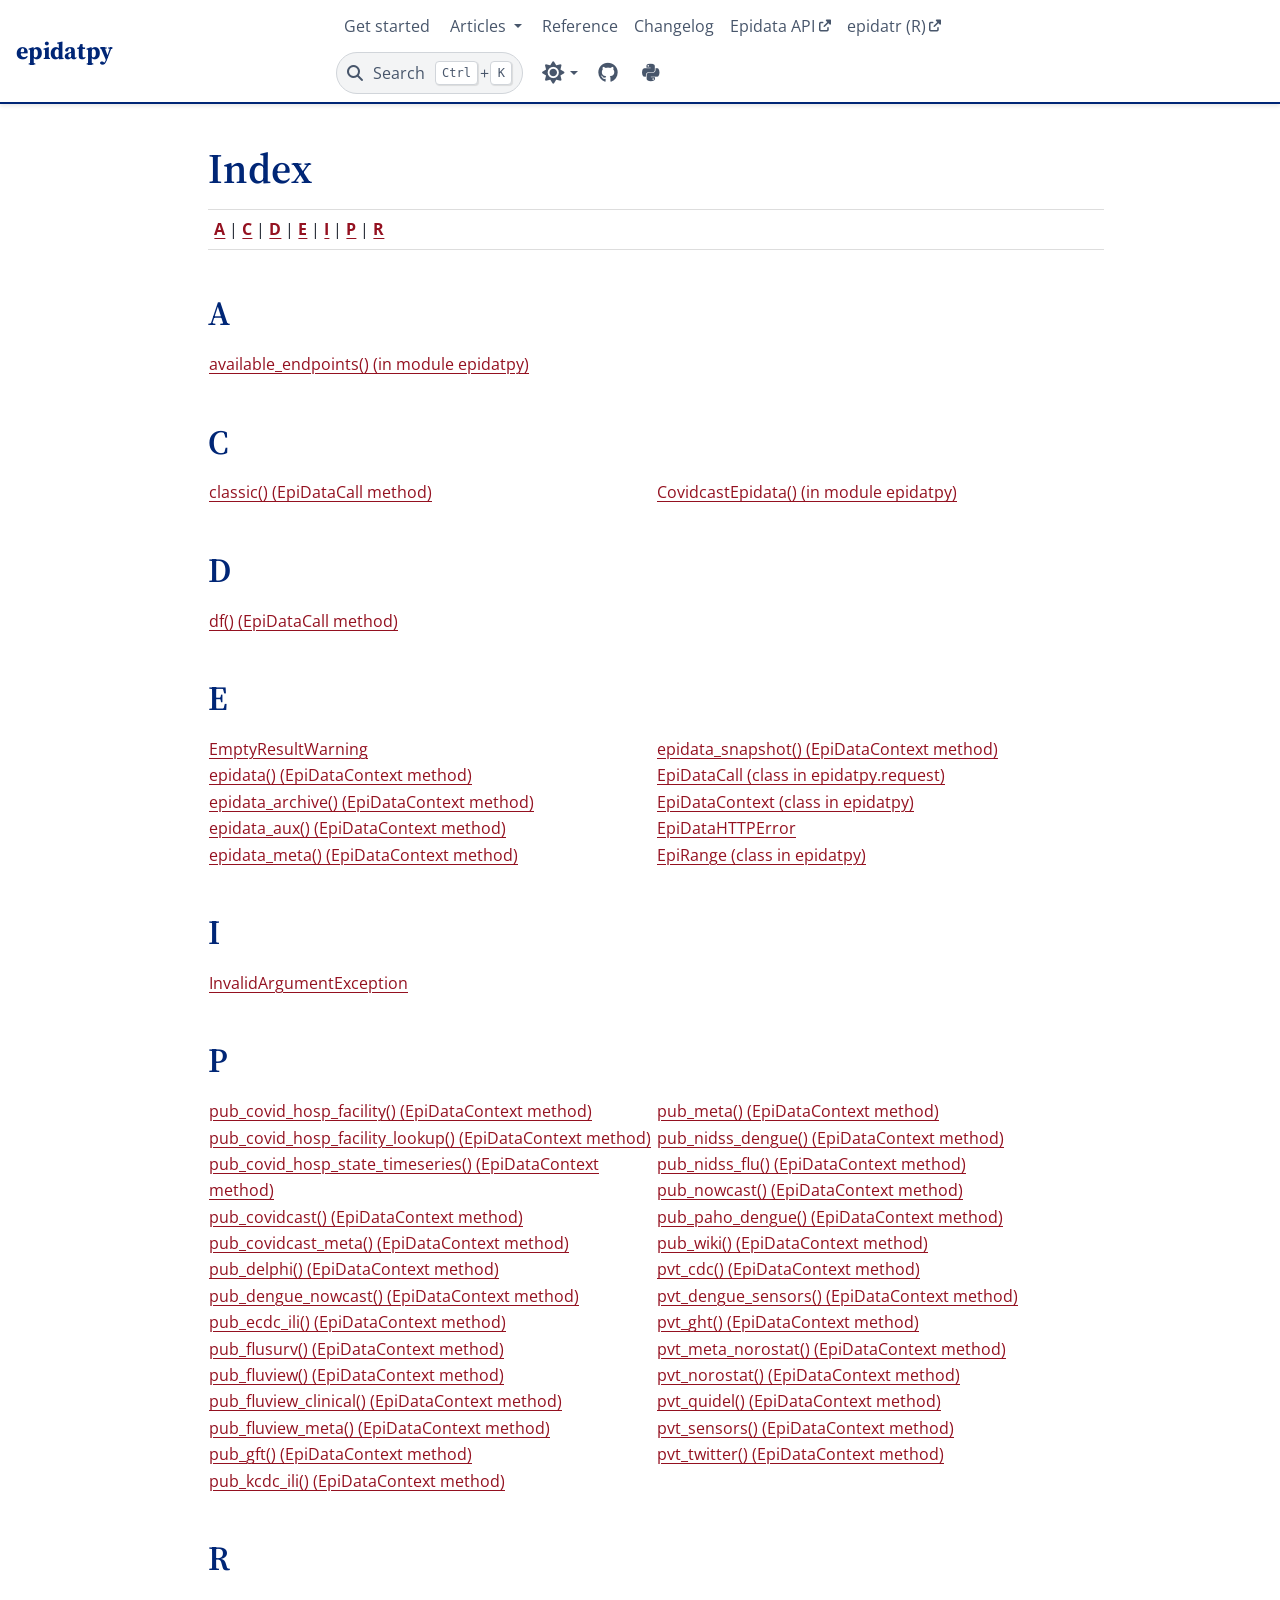
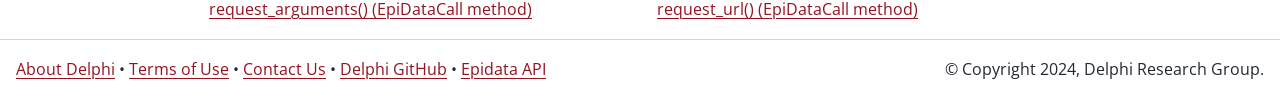
<file: genindex.html>
<!DOCTYPE html>


<html lang="en" data-content_root="./" data-theme="light">

  <head>
    <meta charset="utf-8" />
    <meta name="viewport" content="width=device-width, initial-scale=1.0" />
    <title>Index &#8212; epidatpy</title>
  
  
  
  <script data-cfasync="false">
    document.documentElement.dataset.mode = localStorage.getItem("mode") || "light";
    document.documentElement.dataset.theme = localStorage.getItem("theme") || "light";
  </script>
  <!--
    this give us a css class that will be invisible only if js is disabled
  -->
  <noscript>
    <style>
      .pst-js-only { display: none !important; }

    </style>
  </noscript>
  
  <!-- Loaded before other Sphinx assets -->
  <link href="_static/styles/theme.css?digest=75c7c72ae941e8b558d8" rel="stylesheet" />
<link href="_static/styles/pydata-sphinx-theme.css?digest=75c7c72ae941e8b558d8" rel="stylesheet" />

    <link rel="stylesheet" type="text/css" href="_static/pygments.css?v=8f2a1f02" />
    <link rel="stylesheet" type="text/css" href="_static/sphinx_autodoc_typehints.css?v=057ac668" />
    <link rel="stylesheet" type="text/css" href="_static/mystnb.11b39860a7a0cbfd473a3ad8a317855267ff0bd372690045ca344a6b62be495e.css" />
    <link rel="stylesheet" type="text/css" href="_static/copybutton.css?v=76b2166b" />
    <link rel="stylesheet" type="text/css" href="_static/sphinx-design.min.css?v=6a604523" />
    <link rel="stylesheet" type="text/css" href="_static/delphi.css?v=4d342541" />
    <link rel="stylesheet" type="text/css" href="_static/notebooks.css?v=96e93511" />
  
  <!-- So that users can add custom icons -->
  <script defer src="_static/scripts/fontawesome.js?digest=75c7c72ae941e8b558d8"></script>
  <!-- Pre-loaded scripts that we'll load fully later -->
  <link rel="preload" as="script" href="_static/scripts/bootstrap.js?digest=75c7c72ae941e8b558d8" />
<link rel="preload" as="script" href="_static/scripts/pydata-sphinx-theme.js?digest=75c7c72ae941e8b558d8" />

    <script src="_static/documentation_options.js?v=486e5634"></script>
    <script src="_static/doctools.js?v=fd6eb6e6"></script>
    <script src="_static/sphinx_highlight.js?v=6ffebe34"></script>
    <script src="_static/clipboard.min.js?v=a7894cd8"></script>
    <script src="_static/copybutton.js?v=f281be69"></script>
    <script data-sd-tabs-storage-prefix="sphinx-design-tab-id-" src="_static/design-tabs.js?v=fcb327ea"></script>
    <script>DOCUMENTATION_OPTIONS.pagename = 'genindex';</script>
    <script>DOCUMENTATION_OPTIONS.search_as_you_type = false;</script>
    <link rel="index" title="Index" href="#" />
    <link rel="search" title="Search" href="search.html" />
  <meta name="viewport" content="width=device-width, initial-scale=1"/>
  <meta name="color-scheme" content="light dark"/>
  <meta name="docsearch:language" content="en"/>
  <meta name="docsearch:version" content="0.8.0" />
  
    
    <script src="_static/searchtools.js"></script>
    <script src="_static/language_data.js"></script>
    <script src="searchindex.js"></script>
  
  </head>
  <body data-default-mode="light">
  
  
  <div id="pst-skip-link" class="skip-link d-print-none"><a href="#main-content">Skip to main content</a></div>

  
  <div id="pst-scroll-pixel-helper"></div>
  
  <button type="button" class="btn rounded-pill" id="pst-back-to-top">
    <i class="fa-solid fa-arrow-up"></i>Back to top</button>
  
  
  
  
  <dialog id="pst-search-dialog">
    
<form class="bd-search d-flex align-items-center"
      action="search.html"
      method="get">
  <i class="fa-solid fa-magnifying-glass"></i>
  <input type="search"
         class="form-control"
         name="q"
         placeholder="Search the docs ..."
         aria-label="Search the docs ..."
         autocomplete="off"
         autocorrect="off"
         autocapitalize="off"
         spellcheck="false"/>
  <span class="search-button__kbd-shortcut"><kbd class="kbd-shortcut__modifier">Ctrl</kbd>+<kbd>K</kbd></span>
</form>
  </dialog>

  <div class="pst-async-banner-revealer d-none">
  <aside id="bd-header-version-warning" class="d-none d-print-none" aria-label="Version warning"></aside>
</div>

  
    <header id="pst-header" class="bd-header navbar navbar-expand-lg bd-navbar d-print-none">
<div class="bd-header__inner bd-page-width">
  <button type="button" class="pst-navbar-icon sidebar-toggle primary-toggle" aria-label="Site navigation" aria-expanded="false" aria-controls="pst-primary-sidebar-modal">
    <span class="fa-solid fa-bars"></span>
  </button>
  
  
  <div class="col-lg-3 navbar-header-items__start">
    
      <div class="navbar-item">

  
    
  

<a class="navbar-brand logo" href="index.html">
  
  
  
  
  
  
    <p class="title logo__title">epidatpy</p>
  
</a></div>
    
  </div>
  
  <div class="col-lg-9 navbar-header-items">
    
    <div class="me-auto navbar-header-items__center">
      
        <div class="navbar-item"><nav>
  <ul class="bd-navbar-elements navbar-nav">
    <li class="nav-item ">
  <a class="nav-link nav-internal" href="getting_started.html">Get started</a>
</li>
    <li class="nav-item dropdown ">
      <button class="btn dropdown-toggle nav-item" type="button" data-bs-toggle="dropdown" aria-expanded="false" aria-controls="delphi-nav-articles">
        Articles
      </button>
      <ul id="delphi-nav-articles" class="dropdown-menu">
        <li><a class="nav-link dropdown-item nav-internal" href="signal_discovery.html">Signal discovery</a></li>
        <li><a class="nav-link dropdown-item nav-internal" href="versioned_data.html">Versioned data</a></li>
        <li><a class="nav-link dropdown-item nav-internal" href="migration_guide.html">Migration guide</a></li>
      </ul>
    </li>
    <li class="nav-item ">
  <a class="nav-link nav-internal" href="epidatpy.html">Reference</a>
</li>
    <li class="nav-item ">
  <a class="nav-link nav-internal" href="changelog.html">Changelog</a>
</li>
    <li class="nav-item">
      <a class="nav-link nav-external" href="https://cmu-delphi.github.io/delphi-epidata/">Epidata API</a>
    </li>
    <li class="nav-item">
      <a class="nav-link nav-external" href="https://cmu-delphi.github.io/epidatr/">epidatr (R)</a>
    </li>
  </ul>
</nav></div>
      
    </div>
    
    
    <div class="navbar-header-items__end">
      
        <div class="navbar-item navbar-persistent--container">
          

<button type="button" class="btn search-button-field search-button__button pst-js-only" title="Search" aria-label="Search" data-bs-placement="bottom" data-bs-toggle="tooltip">
 <i class="fa-solid fa-magnifying-glass"></i>
 <span class="search-button__default-text">Search</span>
 <span class="search-button__kbd-shortcut"><kbd class="kbd-shortcut__modifier">Ctrl</kbd>+<kbd class="kbd-shortcut__modifier">K</kbd></span>
</button>
        </div>
      
      
        <div class="navbar-item">

<div class="theme-switch-container dropdown pst-js-only" data-bs-toggle="tooltip" data-bs-placement="bottom" title="Color mode">
  <button type="button" class="btn btn-sm nav-link pst-navbar-icon theme-switch-button dropdown-toggle" aria-label="Color mode" data-bs-toggle="dropdown">
    <i class="theme-switch fa-solid fa-sun fa-lg" data-mode="light" title="Light"></i>
    <i class="theme-switch fa-solid fa-moon fa-lg" data-mode="dark" title="Dark"></i>
    <i class="theme-switch fa-solid fa-circle-half-stroke fa-lg" data-mode="auto" title="System Settings"></i>
  </button>
  <ul class="dropdown-menu dropdown-menu-end">
    <li><button type="button" class="dropdown-item d-flex align-items-center theme-change-button" data-mode="auto"><i class="fa-solid fa-circle-half-stroke fa-lg me-1"></i>System Settings</button></li>
    <li><button type="button" class="dropdown-item d-flex align-items-center theme-change-button" data-mode="light"><i class="fa-solid fa-sun fa-lg me-1"></i>Light</button></li>
    <li><button type="button" class="dropdown-item d-flex align-items-center theme-change-button" data-mode="dark"><i class="fa-solid fa-moon fa-lg me-1"></i>Dark</button></li>
  </ul>
</div></div>
      
        <div class="navbar-item"><ul class="navbar-icon-links"
    aria-label="Icon Links">
        <li class="nav-item">
          
          
          
          
          
          
          
          
          <a href="https://github.com/cmu-delphi/epidatpy" title="GitHub" class="nav-link pst-navbar-icon" rel="noopener" target="_blank" data-bs-toggle="tooltip" data-bs-placement="bottom"><i class="fa-brands fa-github fa-lg" aria-hidden="true"></i><span class="visually-hidden">GitHub</span></a>
        </li>
        <li class="nav-item">
          
          
          
          
          
          
          
          
          <a href="https://pypi.org/project/epidatpy/" title="PyPI" class="nav-link pst-navbar-icon" rel="noopener" target="_blank" data-bs-toggle="tooltip" data-bs-placement="bottom"><i class="fa-brands fa-python fa-lg" aria-hidden="true"></i><span class="visually-hidden">PyPI</span></a>
        </li>
</ul></div>
      
    </div>
    
  </div>
  
  
    <div class="navbar-persistent--mobile">

<button type="button" class="btn search-button-field search-button__button pst-js-only" title="Search" aria-label="Search" data-bs-placement="bottom" data-bs-toggle="tooltip">
 <i class="fa-solid fa-magnifying-glass"></i>
 <span class="search-button__default-text">Search</span>
 <span class="search-button__kbd-shortcut"><kbd class="kbd-shortcut__modifier">Ctrl</kbd>+<kbd class="kbd-shortcut__modifier">K</kbd></span>
</button>
    </div>
  

  
</div>

    </header>
  

  <div class="bd-container">
    <div class="bd-container__inner bd-page-width">
      
      
      
        
      
      <dialog id="pst-primary-sidebar-modal" tabindex="-1"></dialog>
      <div id="pst-primary-sidebar" class="bd-sidebar-primary bd-sidebar hide-on-wide">
        

  
  <div class="sidebar-header-items sidebar-primary__section">
    
    
      <div class="sidebar-header-items__center">
        
          
          
            <div class="navbar-item"><nav>
  <ul class="bd-navbar-elements navbar-nav">
    <li class="nav-item ">
  <a class="nav-link nav-internal" href="getting_started.html">Get started</a>
</li>
    <li class="nav-item dropdown ">
      <button class="btn dropdown-toggle nav-item" type="button" data-bs-toggle="dropdown" aria-expanded="false" aria-controls="delphi-nav-articles">
        Articles
      </button>
      <ul id="delphi-nav-articles" class="dropdown-menu">
        <li><a class="nav-link dropdown-item nav-internal" href="signal_discovery.html">Signal discovery</a></li>
        <li><a class="nav-link dropdown-item nav-internal" href="versioned_data.html">Versioned data</a></li>
        <li><a class="nav-link dropdown-item nav-internal" href="migration_guide.html">Migration guide</a></li>
      </ul>
    </li>
    <li class="nav-item ">
  <a class="nav-link nav-internal" href="epidatpy.html">Reference</a>
</li>
    <li class="nav-item ">
  <a class="nav-link nav-internal" href="changelog.html">Changelog</a>
</li>
    <li class="nav-item">
      <a class="nav-link nav-external" href="https://cmu-delphi.github.io/delphi-epidata/">Epidata API</a>
    </li>
    <li class="nav-item">
      <a class="nav-link nav-external" href="https://cmu-delphi.github.io/epidatr/">epidatr (R)</a>
    </li>
  </ul>
</nav></div>
          
        
      </div>
    
    
    
      <div class="sidebar-header-items__end">
        
          <div class="navbar-item">

<div class="theme-switch-container dropdown pst-js-only" data-bs-toggle="tooltip" data-bs-placement="bottom" title="Color mode">
  <button type="button" class="btn btn-sm nav-link pst-navbar-icon theme-switch-button dropdown-toggle" aria-label="Color mode" data-bs-toggle="dropdown">
    <i class="theme-switch fa-solid fa-sun fa-lg" data-mode="light" title="Light"></i>
    <i class="theme-switch fa-solid fa-moon fa-lg" data-mode="dark" title="Dark"></i>
    <i class="theme-switch fa-solid fa-circle-half-stroke fa-lg" data-mode="auto" title="System Settings"></i>
  </button>
  <ul class="dropdown-menu dropdown-menu-end">
    <li><button type="button" class="dropdown-item d-flex align-items-center theme-change-button" data-mode="auto"><i class="fa-solid fa-circle-half-stroke fa-lg me-1"></i>System Settings</button></li>
    <li><button type="button" class="dropdown-item d-flex align-items-center theme-change-button" data-mode="light"><i class="fa-solid fa-sun fa-lg me-1"></i>Light</button></li>
    <li><button type="button" class="dropdown-item d-flex align-items-center theme-change-button" data-mode="dark"><i class="fa-solid fa-moon fa-lg me-1"></i>Dark</button></li>
  </ul>
</div></div>
        
          <div class="navbar-item"><ul class="navbar-icon-links"
    aria-label="Icon Links">
        <li class="nav-item">
          
          
          
          
          
          
          
          
          <a href="https://github.com/cmu-delphi/epidatpy" title="GitHub" class="nav-link pst-navbar-icon" rel="noopener" target="_blank" data-bs-toggle="tooltip" data-bs-placement="bottom"><i class="fa-brands fa-github fa-lg" aria-hidden="true"></i><span class="visually-hidden">GitHub</span></a>
        </li>
        <li class="nav-item">
          
          
          
          
          
          
          
          
          <a href="https://pypi.org/project/epidatpy/" title="PyPI" class="nav-link pst-navbar-icon" rel="noopener" target="_blank" data-bs-toggle="tooltip" data-bs-placement="bottom"><i class="fa-brands fa-python fa-lg" aria-hidden="true"></i><span class="visually-hidden">PyPI</span></a>
        </li>
</ul></div>
        
      </div>
    
  </div>
  
  
  <div class="sidebar-primary-items__end sidebar-primary__section">
      <div class="sidebar-primary-item">
<div id="ethical-ad-placement"
      class="flat"
      data-ea-publisher="readthedocs"
      data-ea-type="readthedocs-sidebar"
      data-ea-manual="true">
</div></div>
  </div>


      </div>
      
      <main id="main-content" class="bd-main" role="main">
        
        
          <div class="bd-content">
            <div class="bd-article-container">
              
              <div class="bd-header-article d-print-none"></div>
              
              
              
                
<div id="searchbox"></div>
                <article class="bd-article">
                  

<h1 id="index">Index</h1>

<div class="genindex-jumpbox">
 <a href="#A"><strong>A</strong></a>
 | <a href="#C"><strong>C</strong></a>
 | <a href="#D"><strong>D</strong></a>
 | <a href="#E"><strong>E</strong></a>
 | <a href="#I"><strong>I</strong></a>
 | <a href="#P"><strong>P</strong></a>
 | <a href="#R"><strong>R</strong></a>
 
</div>
<h2 id="A">A</h2>
<table style="width: 100%" class="indextable genindextable"><tr>
  <td style="width: 33%; vertical-align: top;"><ul>
      <li><a href="epidatpy.html#epidatpy.available_endpoints">available_endpoints() (in module epidatpy)</a>
</li>
  </ul></td>
</tr></table>

<h2 id="C">C</h2>
<table style="width: 100%" class="indextable genindextable"><tr>
  <td style="width: 33%; vertical-align: top;"><ul>
      <li><a href="epidatpy.html#epidatpy.request.EpiDataCall.classic">classic() (EpiDataCall method)</a>
</li>
  </ul></td>
  <td style="width: 33%; vertical-align: top;"><ul>
      <li><a href="epidatpy.html#epidatpy.CovidcastEpidata">CovidcastEpidata() (in module epidatpy)</a>
</li>
  </ul></td>
</tr></table>

<h2 id="D">D</h2>
<table style="width: 100%" class="indextable genindextable"><tr>
  <td style="width: 33%; vertical-align: top;"><ul>
      <li><a href="epidatpy.html#epidatpy.request.EpiDataCall.df">df() (EpiDataCall method)</a>
</li>
  </ul></td>
</tr></table>

<h2 id="E">E</h2>
<table style="width: 100%" class="indextable genindextable"><tr>
  <td style="width: 33%; vertical-align: top;"><ul>
      <li><a href="epidatpy.html#epidatpy.EmptyResultWarning">EmptyResultWarning</a>
</li>
      <li><a href="epidatpy.html#epidatpy.EpiDataContext.epidata">epidata() (EpiDataContext method)</a>
</li>
      <li><a href="epidatpy.html#epidatpy.EpiDataContext.epidata_archive">epidata_archive() (EpiDataContext method)</a>
</li>
      <li><a href="epidatpy.html#epidatpy.EpiDataContext.epidata_aux">epidata_aux() (EpiDataContext method)</a>
</li>
      <li><a href="epidatpy.html#epidatpy.EpiDataContext.epidata_meta">epidata_meta() (EpiDataContext method)</a>
</li>
  </ul></td>
  <td style="width: 33%; vertical-align: top;"><ul>
      <li><a href="epidatpy.html#epidatpy.EpiDataContext.epidata_snapshot">epidata_snapshot() (EpiDataContext method)</a>
</li>
      <li><a href="epidatpy.html#epidatpy.request.EpiDataCall">EpiDataCall (class in epidatpy.request)</a>
</li>
      <li><a href="epidatpy.html#epidatpy.EpiDataContext">EpiDataContext (class in epidatpy)</a>
</li>
      <li><a href="epidatpy.html#epidatpy.EpiDataHTTPError">EpiDataHTTPError</a>
</li>
      <li><a href="epidatpy.html#epidatpy.EpiRange">EpiRange (class in epidatpy)</a>
</li>
  </ul></td>
</tr></table>

<h2 id="I">I</h2>
<table style="width: 100%" class="indextable genindextable"><tr>
  <td style="width: 33%; vertical-align: top;"><ul>
      <li><a href="epidatpy.html#epidatpy.InvalidArgumentException">InvalidArgumentException</a>
</li>
  </ul></td>
</tr></table>

<h2 id="P">P</h2>
<table style="width: 100%" class="indextable genindextable"><tr>
  <td style="width: 33%; vertical-align: top;"><ul>
      <li><a href="epidatpy.html#epidatpy.EpiDataContext.pub_covid_hosp_facility">pub_covid_hosp_facility() (EpiDataContext method)</a>
</li>
      <li><a href="epidatpy.html#epidatpy.EpiDataContext.pub_covid_hosp_facility_lookup">pub_covid_hosp_facility_lookup() (EpiDataContext method)</a>
</li>
      <li><a href="epidatpy.html#epidatpy.EpiDataContext.pub_covid_hosp_state_timeseries">pub_covid_hosp_state_timeseries() (EpiDataContext method)</a>
</li>
      <li><a href="epidatpy.html#epidatpy.EpiDataContext.pub_covidcast">pub_covidcast() (EpiDataContext method)</a>
</li>
      <li><a href="epidatpy.html#epidatpy.EpiDataContext.pub_covidcast_meta">pub_covidcast_meta() (EpiDataContext method)</a>
</li>
      <li><a href="epidatpy.html#epidatpy.EpiDataContext.pub_delphi">pub_delphi() (EpiDataContext method)</a>
</li>
      <li><a href="epidatpy.html#epidatpy.EpiDataContext.pub_dengue_nowcast">pub_dengue_nowcast() (EpiDataContext method)</a>
</li>
      <li><a href="epidatpy.html#epidatpy.EpiDataContext.pub_ecdc_ili">pub_ecdc_ili() (EpiDataContext method)</a>
</li>
      <li><a href="epidatpy.html#epidatpy.EpiDataContext.pub_flusurv">pub_flusurv() (EpiDataContext method)</a>
</li>
      <li><a href="epidatpy.html#epidatpy.EpiDataContext.pub_fluview">pub_fluview() (EpiDataContext method)</a>
</li>
      <li><a href="epidatpy.html#epidatpy.EpiDataContext.pub_fluview_clinical">pub_fluview_clinical() (EpiDataContext method)</a>
</li>
      <li><a href="epidatpy.html#epidatpy.EpiDataContext.pub_fluview_meta">pub_fluview_meta() (EpiDataContext method)</a>
</li>
      <li><a href="epidatpy.html#epidatpy.EpiDataContext.pub_gft">pub_gft() (EpiDataContext method)</a>
</li>
      <li><a href="epidatpy.html#epidatpy.EpiDataContext.pub_kcdc_ili">pub_kcdc_ili() (EpiDataContext method)</a>
</li>
  </ul></td>
  <td style="width: 33%; vertical-align: top;"><ul>
      <li><a href="epidatpy.html#epidatpy.EpiDataContext.pub_meta">pub_meta() (EpiDataContext method)</a>
</li>
      <li><a href="epidatpy.html#epidatpy.EpiDataContext.pub_nidss_dengue">pub_nidss_dengue() (EpiDataContext method)</a>
</li>
      <li><a href="epidatpy.html#epidatpy.EpiDataContext.pub_nidss_flu">pub_nidss_flu() (EpiDataContext method)</a>
</li>
      <li><a href="epidatpy.html#epidatpy.EpiDataContext.pub_nowcast">pub_nowcast() (EpiDataContext method)</a>
</li>
      <li><a href="epidatpy.html#epidatpy.EpiDataContext.pub_paho_dengue">pub_paho_dengue() (EpiDataContext method)</a>
</li>
      <li><a href="epidatpy.html#epidatpy.EpiDataContext.pub_wiki">pub_wiki() (EpiDataContext method)</a>
</li>
      <li><a href="epidatpy.html#epidatpy.EpiDataContext.pvt_cdc">pvt_cdc() (EpiDataContext method)</a>
</li>
      <li><a href="epidatpy.html#epidatpy.EpiDataContext.pvt_dengue_sensors">pvt_dengue_sensors() (EpiDataContext method)</a>
</li>
      <li><a href="epidatpy.html#epidatpy.EpiDataContext.pvt_ght">pvt_ght() (EpiDataContext method)</a>
</li>
      <li><a href="epidatpy.html#epidatpy.EpiDataContext.pvt_meta_norostat">pvt_meta_norostat() (EpiDataContext method)</a>
</li>
      <li><a href="epidatpy.html#epidatpy.EpiDataContext.pvt_norostat">pvt_norostat() (EpiDataContext method)</a>
</li>
      <li><a href="epidatpy.html#epidatpy.EpiDataContext.pvt_quidel">pvt_quidel() (EpiDataContext method)</a>
</li>
      <li><a href="epidatpy.html#epidatpy.EpiDataContext.pvt_sensors">pvt_sensors() (EpiDataContext method)</a>
</li>
      <li><a href="epidatpy.html#epidatpy.EpiDataContext.pvt_twitter">pvt_twitter() (EpiDataContext method)</a>
</li>
  </ul></td>
</tr></table>

<h2 id="R">R</h2>
<table style="width: 100%" class="indextable genindextable"><tr>
  <td style="width: 33%; vertical-align: top;"><ul>
      <li><a href="epidatpy.html#epidatpy.request.EpiDataCall.request_arguments">request_arguments() (EpiDataCall method)</a>
</li>
  </ul></td>
  <td style="width: 33%; vertical-align: top;"><ul>
      <li><a href="epidatpy.html#epidatpy.request.EpiDataCall.request_url">request_url() (EpiDataCall method)</a>
</li>
  </ul></td>
</tr></table>



                </article>
              
              
              
              
              
                <footer class="prev-next-footer d-print-none">
                  
<div class="prev-next-area">
</div>
                </footer>
              
            </div>
            
            
              
            
          </div>
          <footer class="bd-footer-content">
            
          </footer>
        
      </main>
    </div>
  </div>
  
  <!-- Scripts loaded after <body> so the DOM is not blocked -->
  <script defer src="_static/scripts/bootstrap.js?digest=75c7c72ae941e8b558d8"></script>
<script defer src="_static/scripts/pydata-sphinx-theme.js?digest=75c7c72ae941e8b558d8"></script>

  <footer class="bd-footer">
<div class="bd-footer__inner bd-page-width">
  
    <div class="footer-items__start">
      
        <div class="footer-item"><p class="delphi-links">
  <a href="https://delphi.cmu.edu/about/">About Delphi</a> &bull;
  <a href="https://delphi.cmu.edu/epidemic-signals/terms-of-use/">Terms of Use</a> &bull;
  <a href="https://docs.google.com/forms/u/1/d/e/1FAIpQLScqgT1fKZr5VWBfsaSp-DNaN03aV6EoZU4YljIzHJ1Wl_zmtg/viewform">Contact Us</a> &bull;
  <a href="https://github.com/cmu-delphi/">Delphi GitHub</a> &bull;
  <a href="https://cmu-delphi.github.io/delphi-epidata/">Epidata API</a>
</p></div>
      
    </div>
  
  
  
    <div class="footer-items__end">
      
        <div class="footer-item">

  <p class="copyright">
    
      © Copyright 2024, Delphi Research Group.
      <br/>
    
  </p>
</div>
      
    </div>
  
</div>

  </footer>
  </body>
</html>
</file>
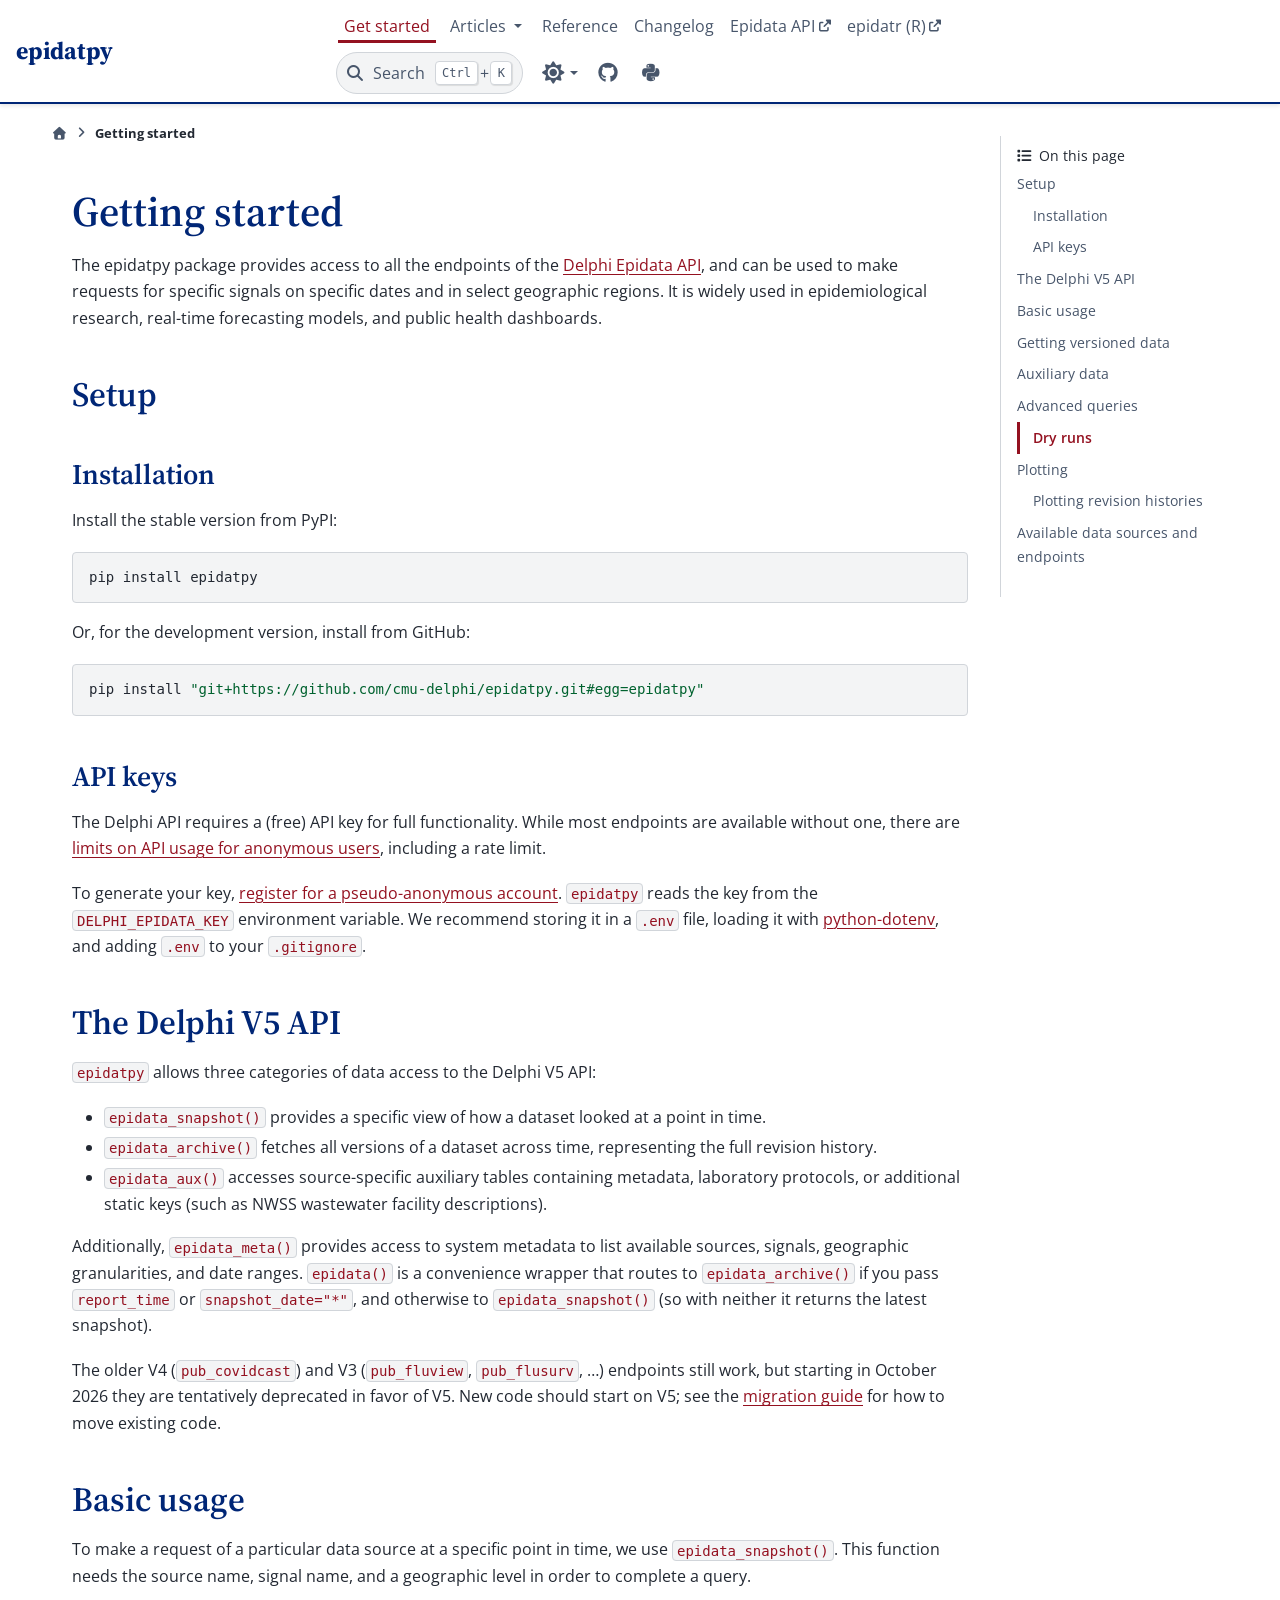
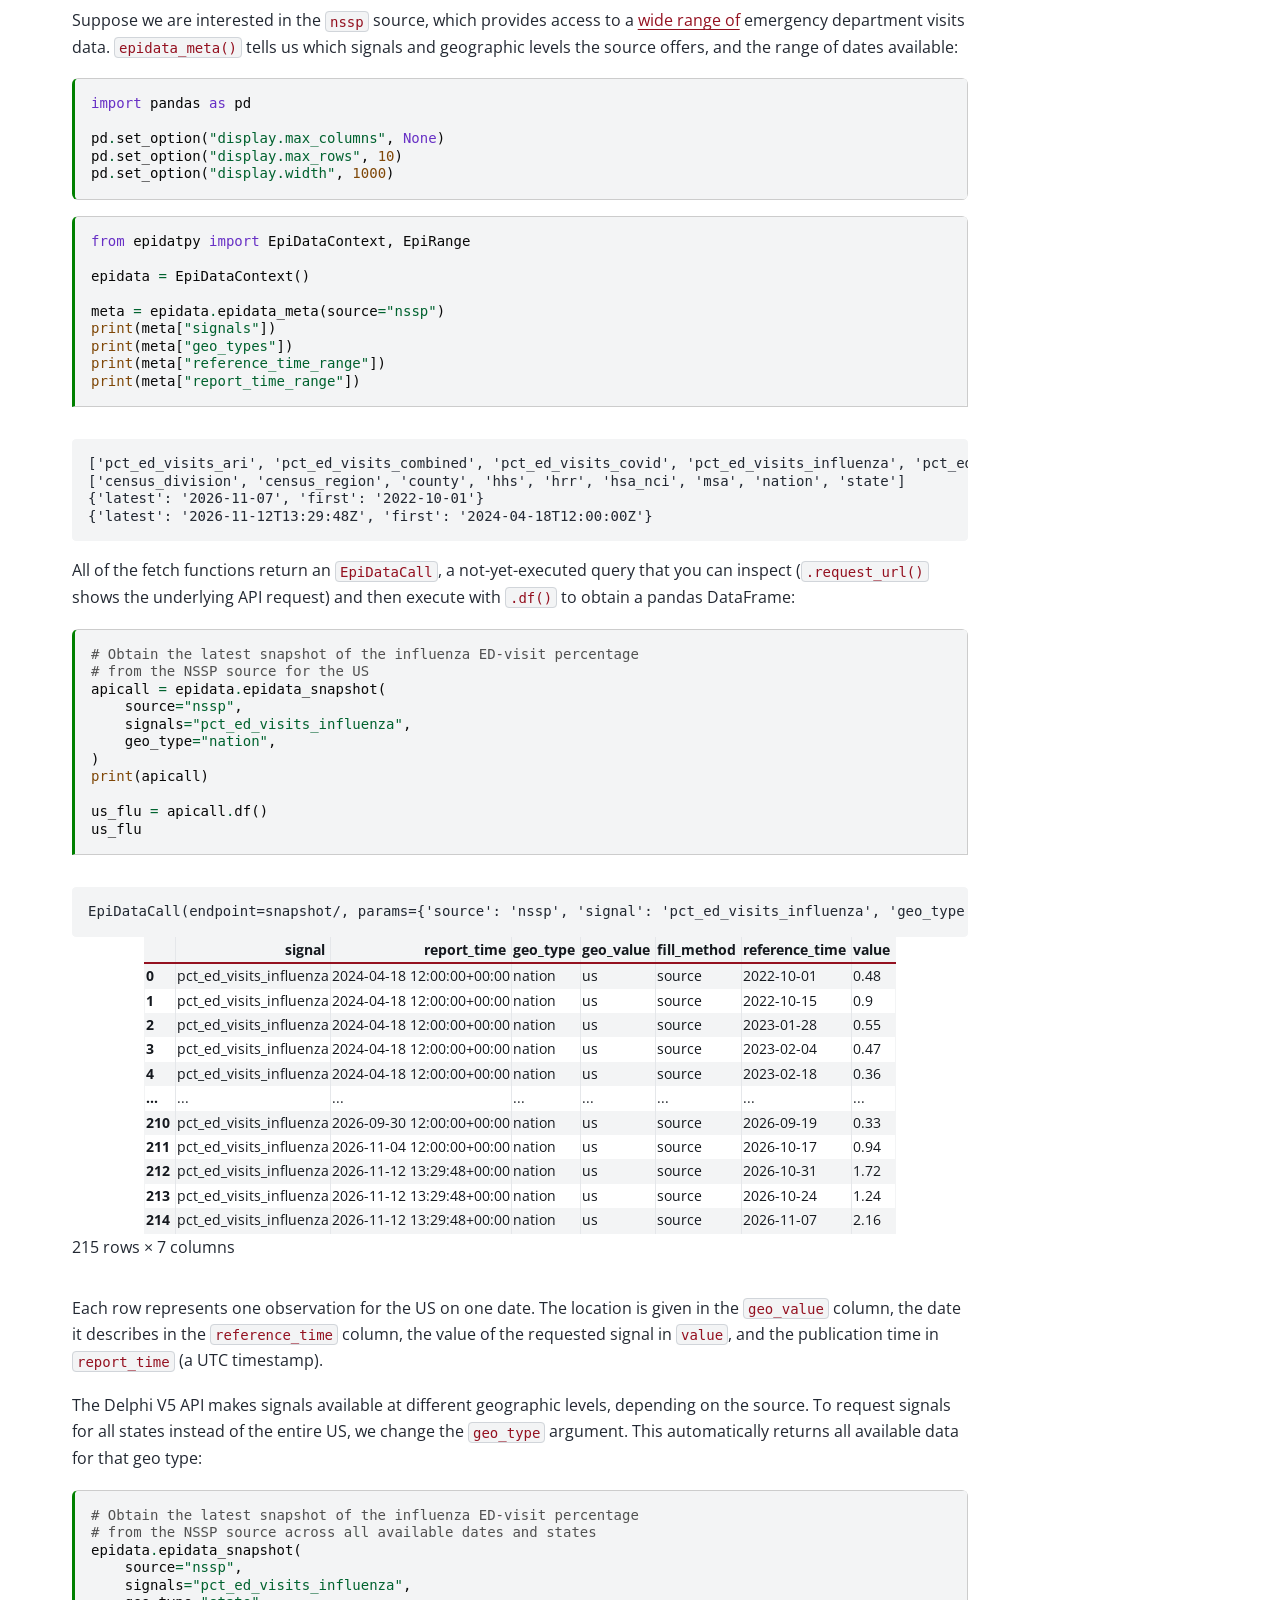
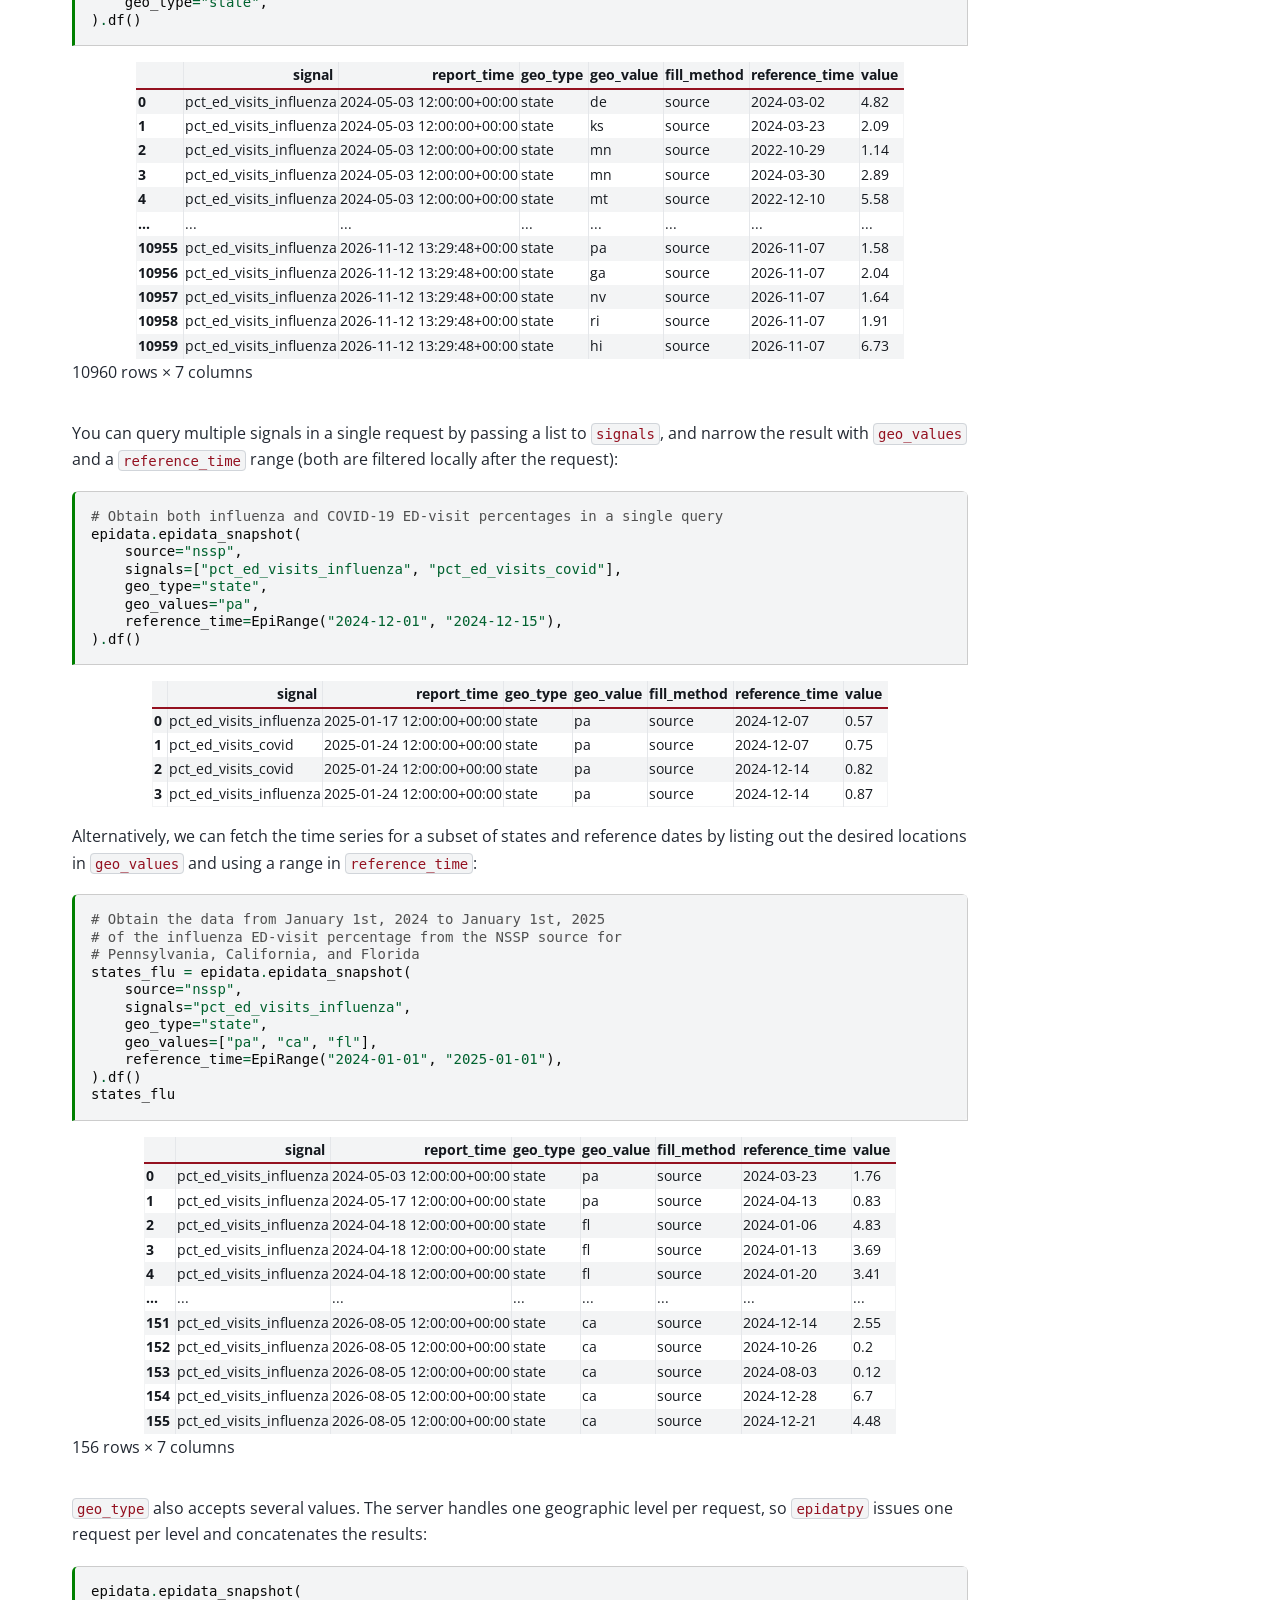
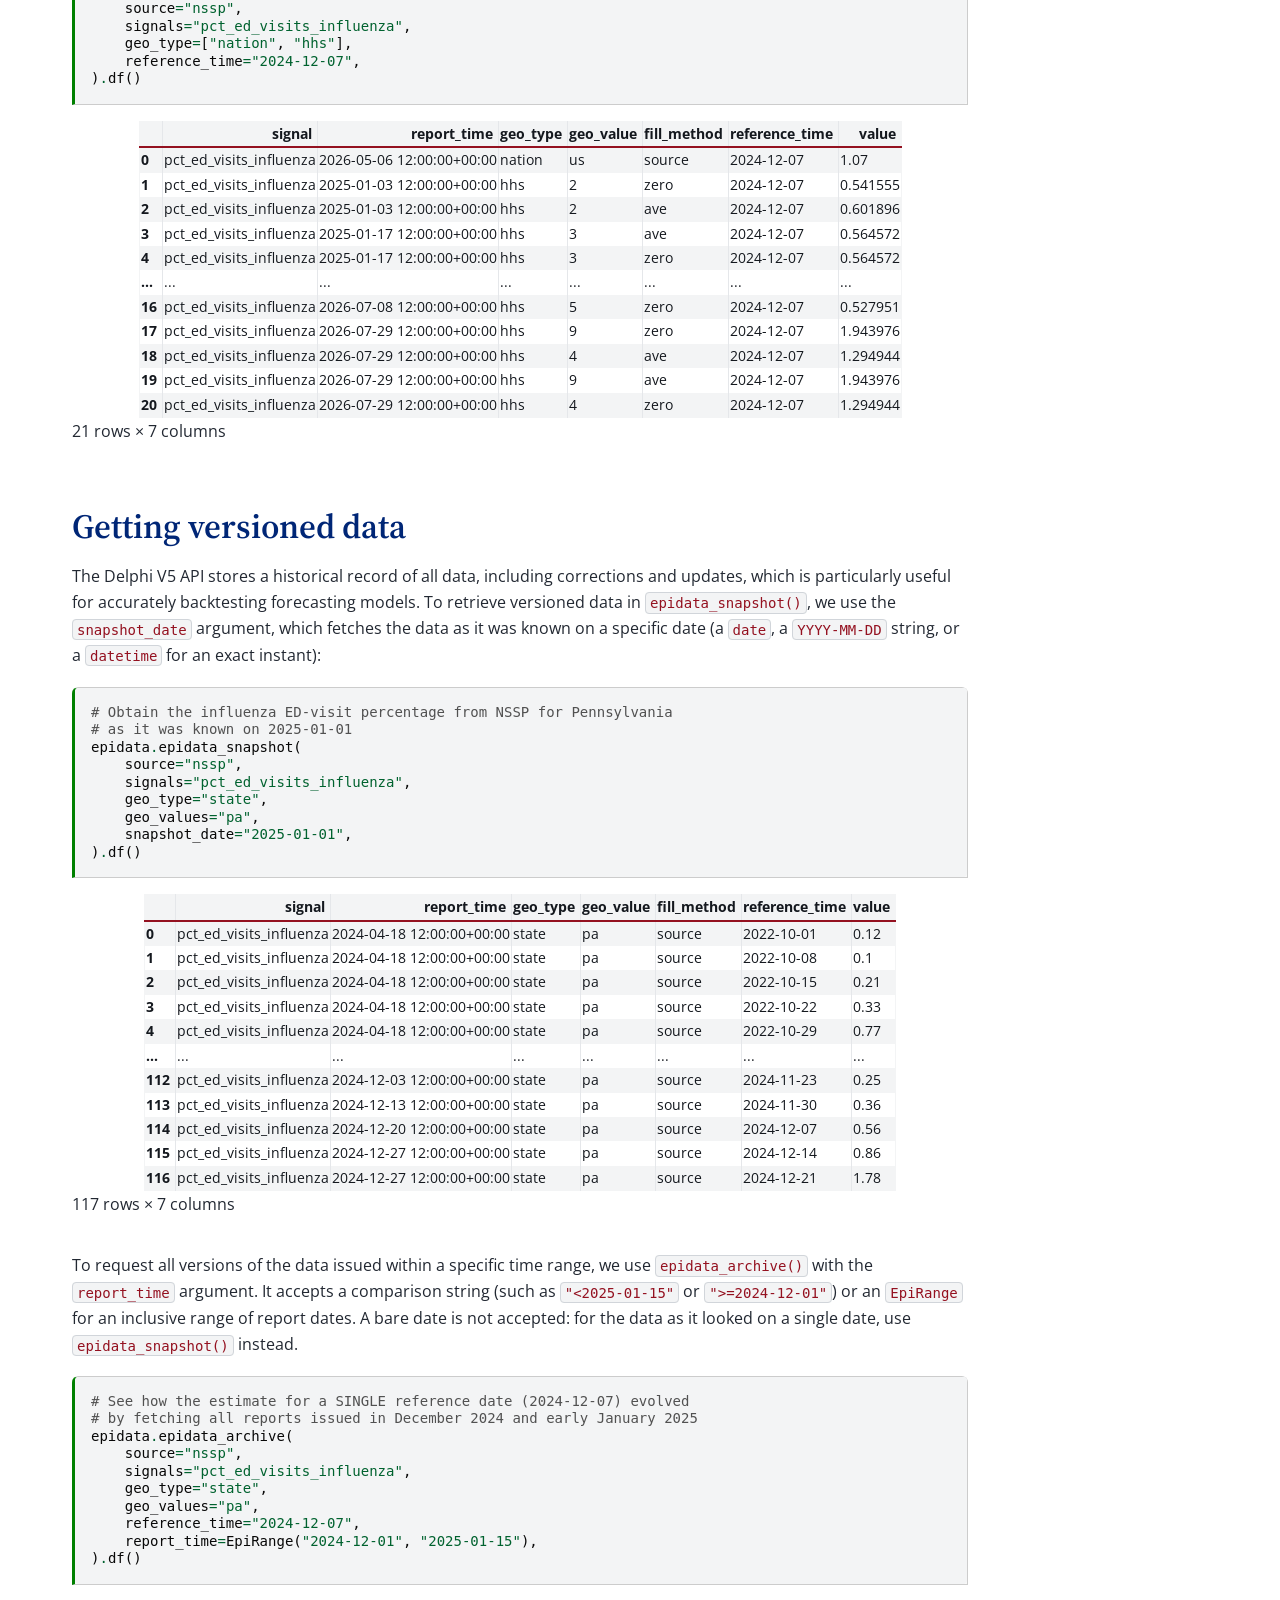
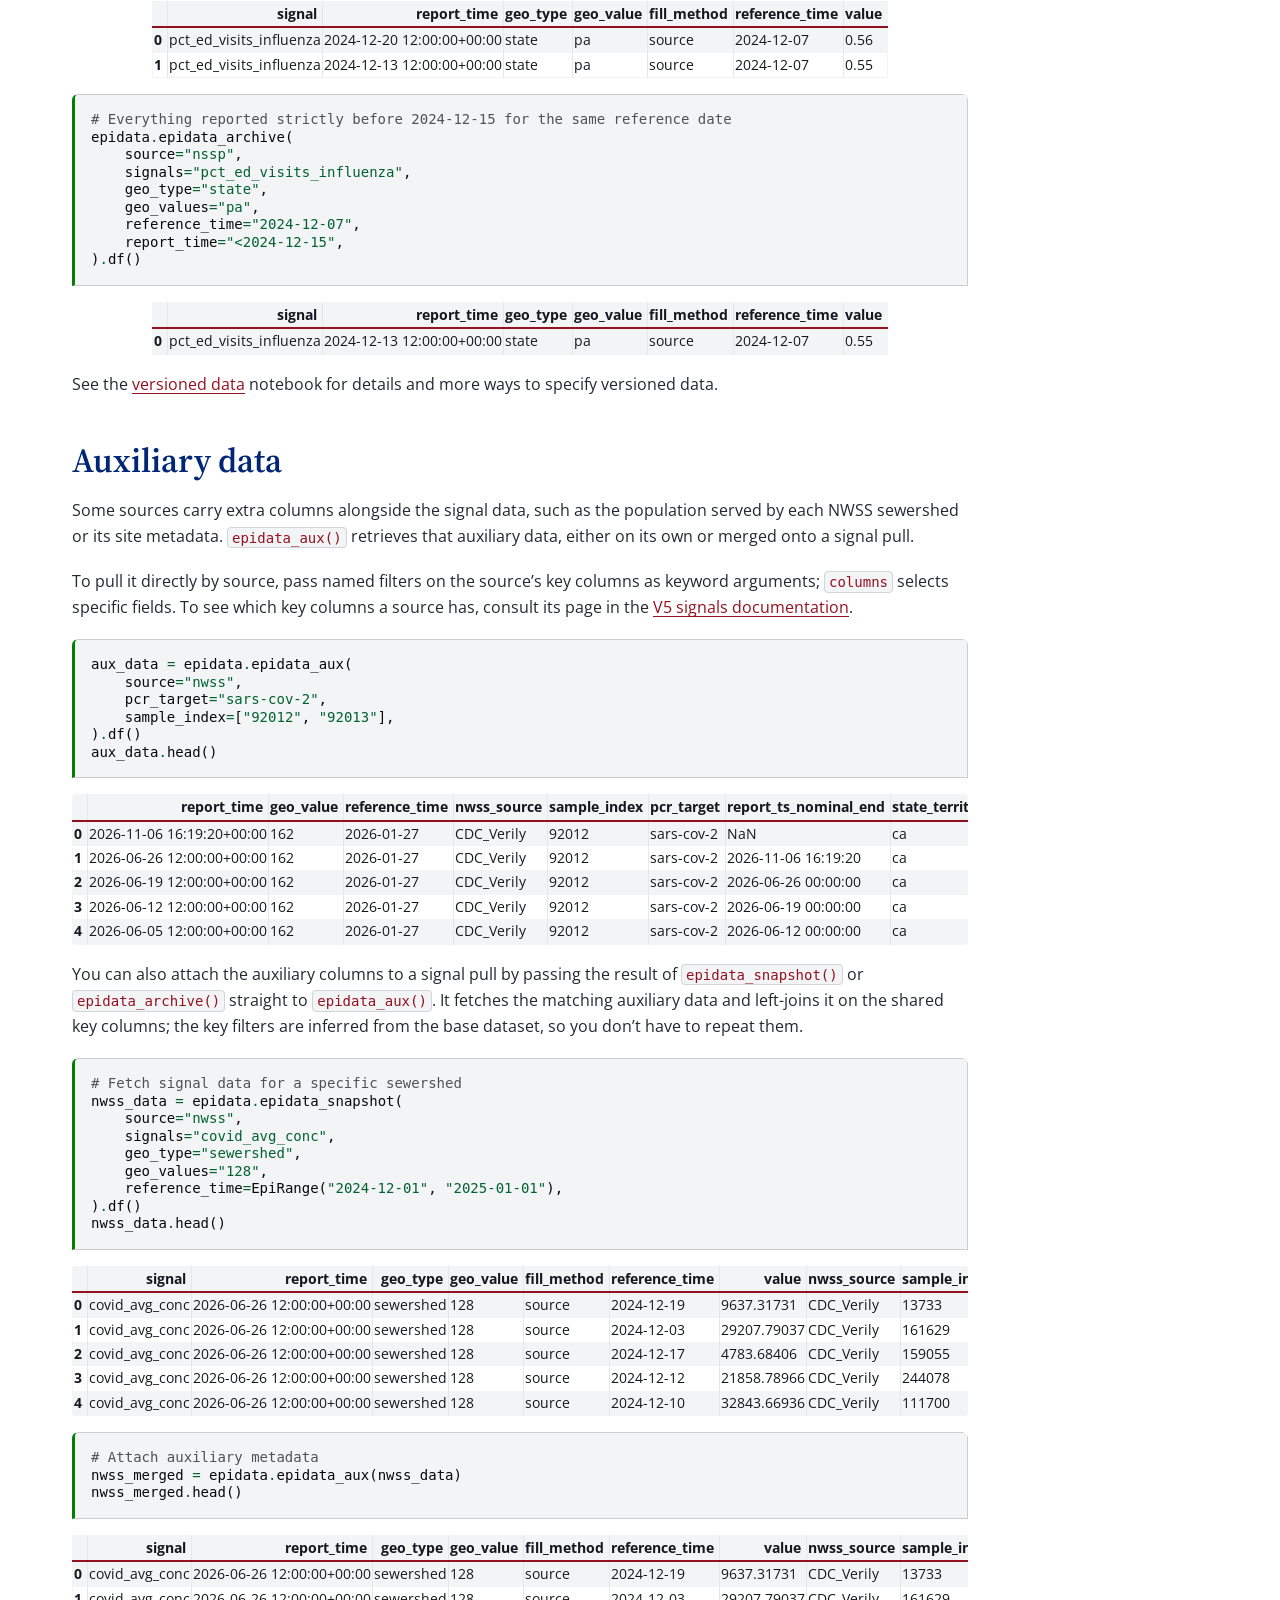
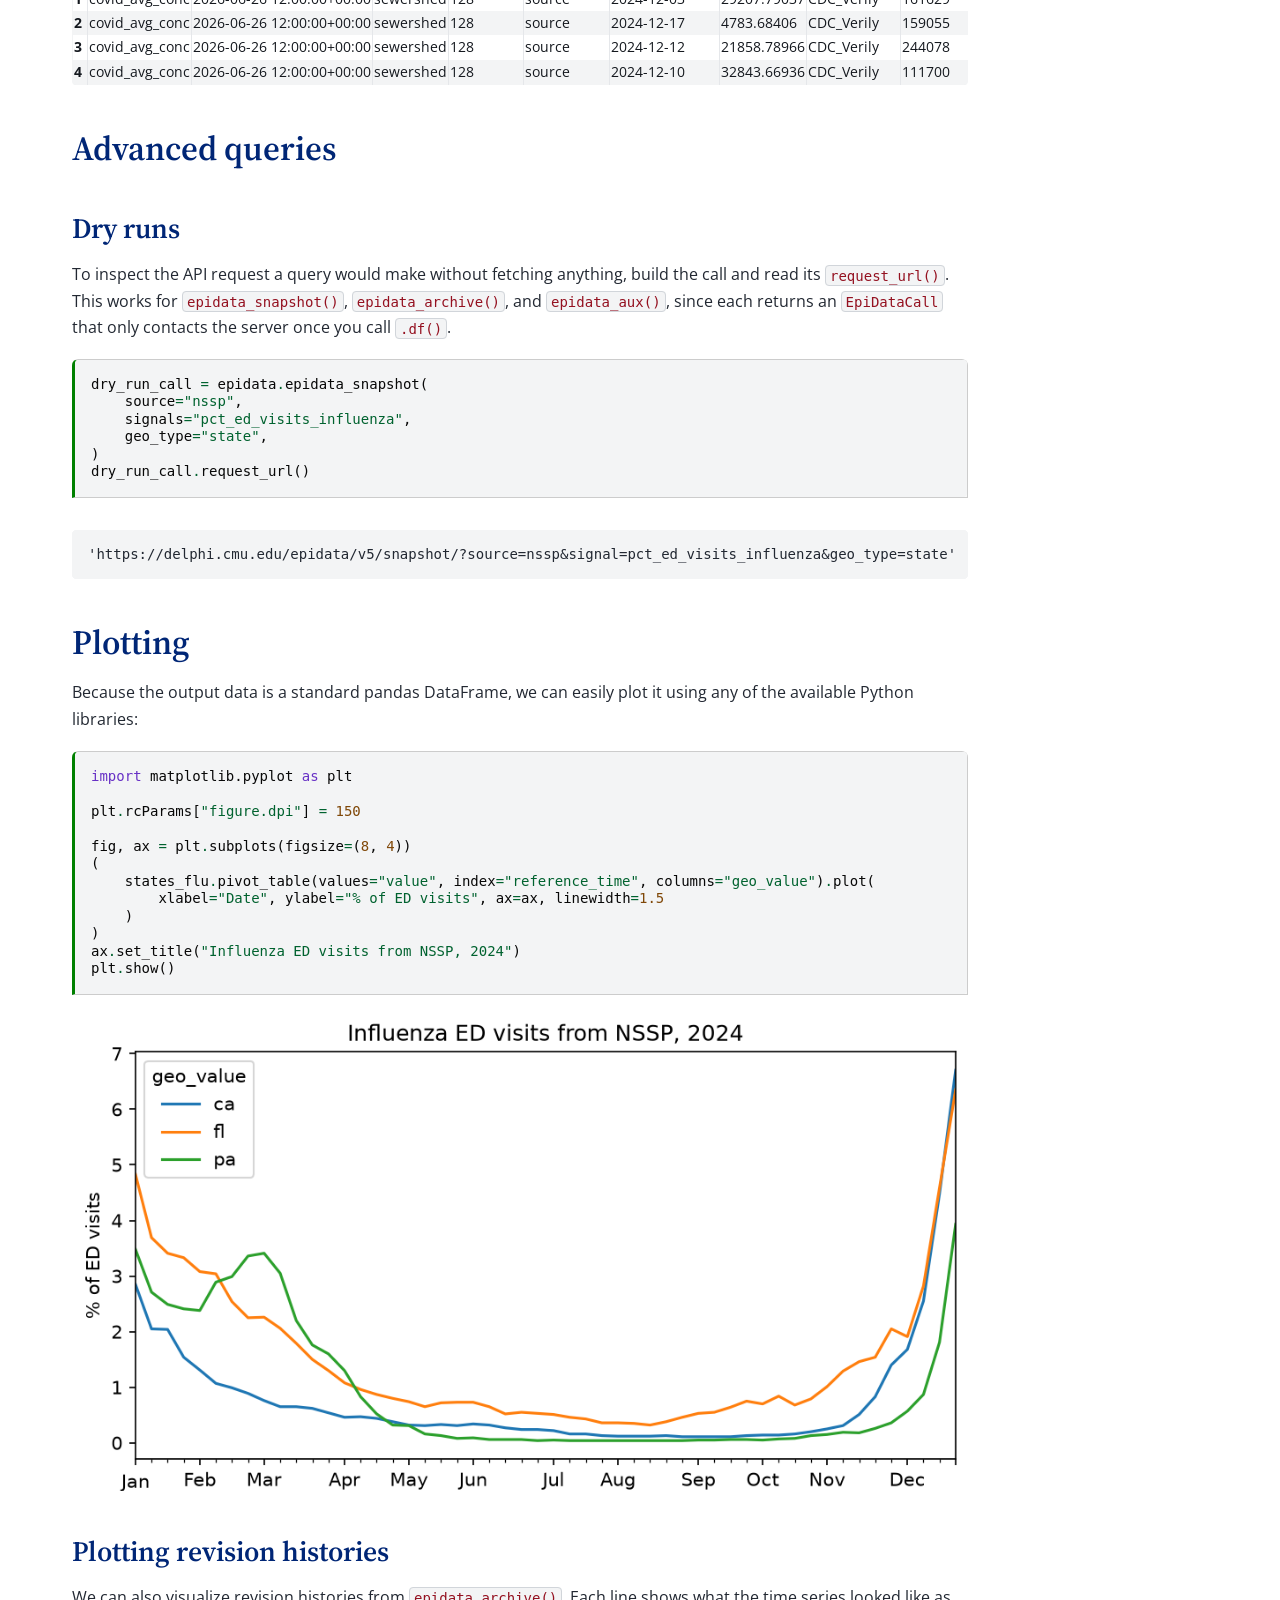
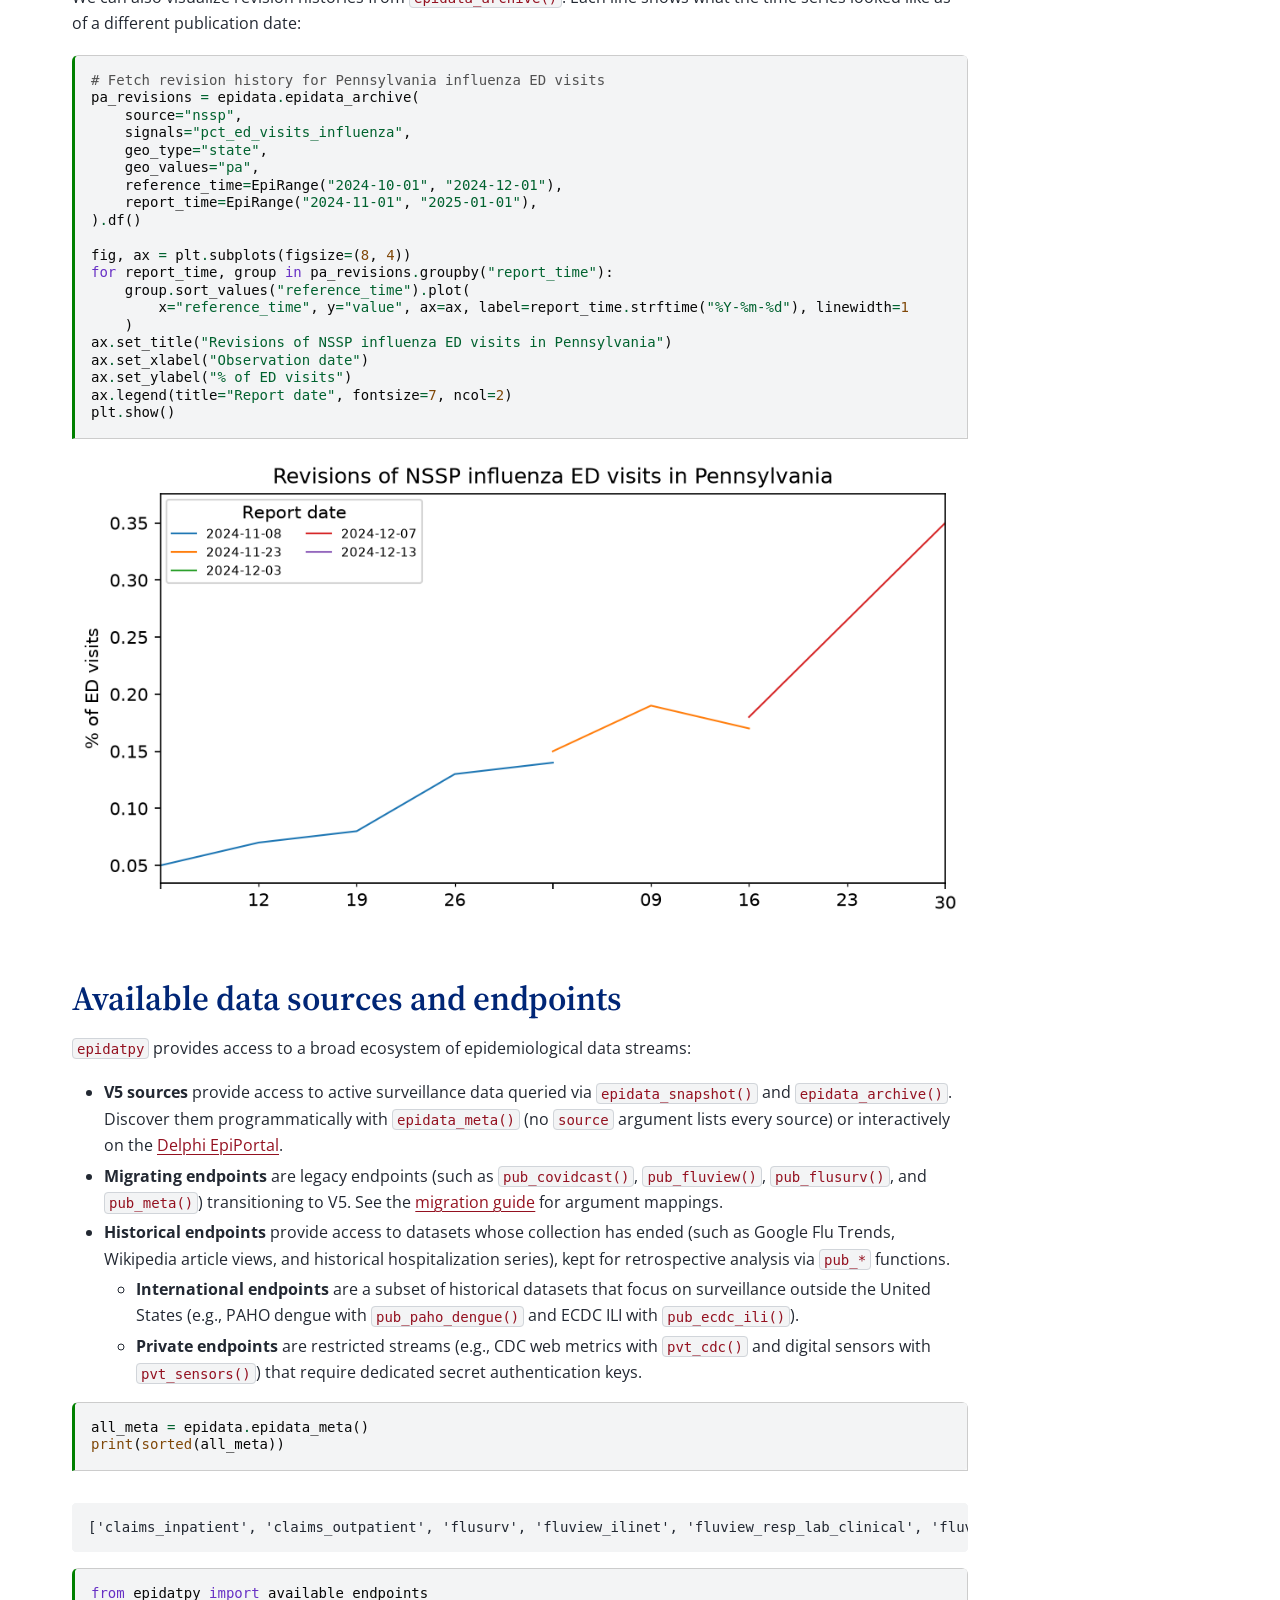
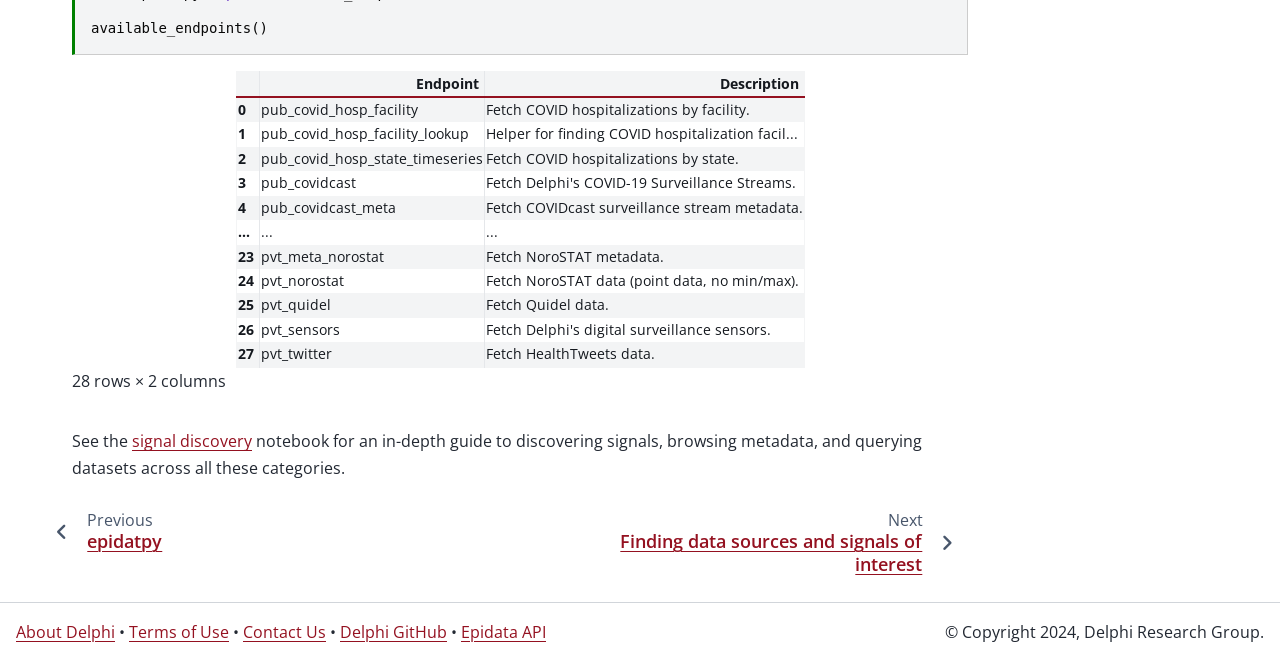
<file: getting_started.html>
<!DOCTYPE html>


<html lang="en" data-content_root="./" data-theme="light">

  <head>
    <meta charset="utf-8" />
    <meta name="viewport" content="width=device-width, initial-scale=1.0" /><meta name="viewport" content="width=device-width, initial-scale=1" />

    <title>Getting started &#8212; epidatpy</title>
  
  
  
  <script data-cfasync="false">
    document.documentElement.dataset.mode = localStorage.getItem("mode") || "light";
    document.documentElement.dataset.theme = localStorage.getItem("theme") || "light";
  </script>
  <!--
    this give us a css class that will be invisible only if js is disabled
  -->
  <noscript>
    <style>
      .pst-js-only { display: none !important; }

    </style>
  </noscript>
  
  <!-- Loaded before other Sphinx assets -->
  <link href="_static/styles/theme.css?digest=75c7c72ae941e8b558d8" rel="stylesheet" />
<link href="_static/styles/pydata-sphinx-theme.css?digest=75c7c72ae941e8b558d8" rel="stylesheet" />

    <link rel="stylesheet" type="text/css" href="_static/pygments.css?v=8f2a1f02" />
    <link rel="stylesheet" type="text/css" href="_static/sphinx_autodoc_typehints.css?v=057ac668" />
    <link rel="stylesheet" type="text/css" href="_static/mystnb.11b39860a7a0cbfd473a3ad8a317855267ff0bd372690045ca344a6b62be495e.css" />
    <link rel="stylesheet" type="text/css" href="_static/copybutton.css?v=76b2166b" />
    <link rel="stylesheet" type="text/css" href="_static/sphinx-design.min.css?v=6a604523" />
    <link rel="stylesheet" type="text/css" href="_static/delphi.css?v=4d342541" />
    <link rel="stylesheet" type="text/css" href="_static/notebooks.css?v=96e93511" />
  
  <!-- So that users can add custom icons -->
  <script defer src="_static/scripts/fontawesome.js?digest=75c7c72ae941e8b558d8"></script>
  <!-- Pre-loaded scripts that we'll load fully later -->
  <link rel="preload" as="script" href="_static/scripts/bootstrap.js?digest=75c7c72ae941e8b558d8" />
<link rel="preload" as="script" href="_static/scripts/pydata-sphinx-theme.js?digest=75c7c72ae941e8b558d8" />

    <script src="_static/documentation_options.js?v=486e5634"></script>
    <script src="_static/doctools.js?v=fd6eb6e6"></script>
    <script src="_static/sphinx_highlight.js?v=6ffebe34"></script>
    <script src="_static/clipboard.min.js?v=a7894cd8"></script>
    <script src="_static/copybutton.js?v=f281be69"></script>
    <script data-sd-tabs-storage-prefix="sphinx-design-tab-id-" src="_static/design-tabs.js?v=fcb327ea"></script>
    <script>DOCUMENTATION_OPTIONS.pagename = 'getting_started';</script>
    <script>DOCUMENTATION_OPTIONS.search_as_you_type = false;</script>
    <link rel="index" title="Index" href="genindex.html" />
    <link rel="search" title="Search" href="search.html" />
    <link rel="next" title="Finding data sources and signals of interest" href="signal_discovery.html" />
    <link rel="prev" title="epidatpy" href="index.html" />
  <meta name="viewport" content="width=device-width, initial-scale=1"/>
  <meta name="color-scheme" content="light dark"/>
  <meta name="docsearch:language" content="en"/>
  <meta name="docsearch:version" content="0.8.0" />
  
    
    <script src="_static/searchtools.js"></script>
    <script src="_static/language_data.js"></script>
    <script src="searchindex.js"></script>
  
  </head>
  <body data-default-mode="light">
  
  
  <div id="pst-skip-link" class="skip-link d-print-none"><a href="#main-content">Skip to main content</a></div>

  
  <div id="pst-scroll-pixel-helper"></div>
  
  <button type="button" class="btn rounded-pill" id="pst-back-to-top">
    <i class="fa-solid fa-arrow-up"></i>Back to top</button>
  
  
  
  
  <dialog id="pst-search-dialog">
    
<form class="bd-search d-flex align-items-center"
      action="search.html"
      method="get">
  <i class="fa-solid fa-magnifying-glass"></i>
  <input type="search"
         class="form-control"
         name="q"
         placeholder="Search the docs ..."
         aria-label="Search the docs ..."
         autocomplete="off"
         autocorrect="off"
         autocapitalize="off"
         spellcheck="false"/>
  <span class="search-button__kbd-shortcut"><kbd class="kbd-shortcut__modifier">Ctrl</kbd>+<kbd>K</kbd></span>
</form>
  </dialog>

  <div class="pst-async-banner-revealer d-none">
  <aside id="bd-header-version-warning" class="d-none d-print-none" aria-label="Version warning"></aside>
</div>

  
    <header id="pst-header" class="bd-header navbar navbar-expand-lg bd-navbar d-print-none">
<div class="bd-header__inner bd-page-width">
  <button type="button" class="pst-navbar-icon sidebar-toggle primary-toggle" aria-label="Site navigation" aria-expanded="false" aria-controls="pst-primary-sidebar-modal">
    <span class="fa-solid fa-bars"></span>
  </button>
  
  
  <div class="col-lg-3 navbar-header-items__start">
    
      <div class="navbar-item">

  
    
  

<a class="navbar-brand logo" href="index.html">
  
  
  
  
  
  
    <p class="title logo__title">epidatpy</p>
  
</a></div>
    
  </div>
  
  <div class="col-lg-9 navbar-header-items">
    
    <div class="me-auto navbar-header-items__center">
      
        <div class="navbar-item"><nav>
  <ul class="bd-navbar-elements navbar-nav">
    <li class="nav-item current active">
  <a class="nav-link nav-internal" href="#">Get started</a>
</li>
    <li class="nav-item dropdown ">
      <button class="btn dropdown-toggle nav-item" type="button" data-bs-toggle="dropdown" aria-expanded="false" aria-controls="delphi-nav-articles">
        Articles
      </button>
      <ul id="delphi-nav-articles" class="dropdown-menu">
        <li><a class="nav-link dropdown-item nav-internal" href="signal_discovery.html">Signal discovery</a></li>
        <li><a class="nav-link dropdown-item nav-internal" href="versioned_data.html">Versioned data</a></li>
        <li><a class="nav-link dropdown-item nav-internal" href="migration_guide.html">Migration guide</a></li>
      </ul>
    </li>
    <li class="nav-item ">
  <a class="nav-link nav-internal" href="epidatpy.html">Reference</a>
</li>
    <li class="nav-item ">
  <a class="nav-link nav-internal" href="changelog.html">Changelog</a>
</li>
    <li class="nav-item">
      <a class="nav-link nav-external" href="https://cmu-delphi.github.io/delphi-epidata/">Epidata API</a>
    </li>
    <li class="nav-item">
      <a class="nav-link nav-external" href="https://cmu-delphi.github.io/epidatr/">epidatr (R)</a>
    </li>
  </ul>
</nav></div>
      
    </div>
    
    
    <div class="navbar-header-items__end">
      
        <div class="navbar-item navbar-persistent--container">
          

<button type="button" class="btn search-button-field search-button__button pst-js-only" title="Search" aria-label="Search" data-bs-placement="bottom" data-bs-toggle="tooltip">
 <i class="fa-solid fa-magnifying-glass"></i>
 <span class="search-button__default-text">Search</span>
 <span class="search-button__kbd-shortcut"><kbd class="kbd-shortcut__modifier">Ctrl</kbd>+<kbd class="kbd-shortcut__modifier">K</kbd></span>
</button>
        </div>
      
      
        <div class="navbar-item">

<div class="theme-switch-container dropdown pst-js-only" data-bs-toggle="tooltip" data-bs-placement="bottom" title="Color mode">
  <button type="button" class="btn btn-sm nav-link pst-navbar-icon theme-switch-button dropdown-toggle" aria-label="Color mode" data-bs-toggle="dropdown">
    <i class="theme-switch fa-solid fa-sun fa-lg" data-mode="light" title="Light"></i>
    <i class="theme-switch fa-solid fa-moon fa-lg" data-mode="dark" title="Dark"></i>
    <i class="theme-switch fa-solid fa-circle-half-stroke fa-lg" data-mode="auto" title="System Settings"></i>
  </button>
  <ul class="dropdown-menu dropdown-menu-end">
    <li><button type="button" class="dropdown-item d-flex align-items-center theme-change-button" data-mode="auto"><i class="fa-solid fa-circle-half-stroke fa-lg me-1"></i>System Settings</button></li>
    <li><button type="button" class="dropdown-item d-flex align-items-center theme-change-button" data-mode="light"><i class="fa-solid fa-sun fa-lg me-1"></i>Light</button></li>
    <li><button type="button" class="dropdown-item d-flex align-items-center theme-change-button" data-mode="dark"><i class="fa-solid fa-moon fa-lg me-1"></i>Dark</button></li>
  </ul>
</div></div>
      
        <div class="navbar-item"><ul class="navbar-icon-links"
    aria-label="Icon Links">
        <li class="nav-item">
          
          
          
          
          
          
          
          
          <a href="https://github.com/cmu-delphi/epidatpy" title="GitHub" class="nav-link pst-navbar-icon" rel="noopener" target="_blank" data-bs-toggle="tooltip" data-bs-placement="bottom"><i class="fa-brands fa-github fa-lg" aria-hidden="true"></i><span class="visually-hidden">GitHub</span></a>
        </li>
        <li class="nav-item">
          
          
          
          
          
          
          
          
          <a href="https://pypi.org/project/epidatpy/" title="PyPI" class="nav-link pst-navbar-icon" rel="noopener" target="_blank" data-bs-toggle="tooltip" data-bs-placement="bottom"><i class="fa-brands fa-python fa-lg" aria-hidden="true"></i><span class="visually-hidden">PyPI</span></a>
        </li>
</ul></div>
      
    </div>
    
  </div>
  
  
    <div class="navbar-persistent--mobile">

<button type="button" class="btn search-button-field search-button__button pst-js-only" title="Search" aria-label="Search" data-bs-placement="bottom" data-bs-toggle="tooltip">
 <i class="fa-solid fa-magnifying-glass"></i>
 <span class="search-button__default-text">Search</span>
 <span class="search-button__kbd-shortcut"><kbd class="kbd-shortcut__modifier">Ctrl</kbd>+<kbd class="kbd-shortcut__modifier">K</kbd></span>
</button>
    </div>
  

  
    <button type="button" class="pst-navbar-icon sidebar-toggle secondary-toggle" aria-label="On this page" aria-expanded="false" aria-controls="pst-secondary-sidebar-modal">
      <span class="fa-solid fa-outdent"></span>
    </button>
  
</div>

    </header>
  

  <div class="bd-container">
    <div class="bd-container__inner bd-page-width">
      
      
      
      <dialog id="pst-primary-sidebar-modal" tabindex="-1"></dialog>
      <div id="pst-primary-sidebar" class="bd-sidebar-primary bd-sidebar hide-on-wide">
        

  
  <div class="sidebar-header-items sidebar-primary__section">
    
    
      <div class="sidebar-header-items__center">
        
          
          
            <div class="navbar-item"><nav>
  <ul class="bd-navbar-elements navbar-nav">
    <li class="nav-item current active">
  <a class="nav-link nav-internal" href="#">Get started</a>
</li>
    <li class="nav-item dropdown ">
      <button class="btn dropdown-toggle nav-item" type="button" data-bs-toggle="dropdown" aria-expanded="false" aria-controls="delphi-nav-articles">
        Articles
      </button>
      <ul id="delphi-nav-articles" class="dropdown-menu">
        <li><a class="nav-link dropdown-item nav-internal" href="signal_discovery.html">Signal discovery</a></li>
        <li><a class="nav-link dropdown-item nav-internal" href="versioned_data.html">Versioned data</a></li>
        <li><a class="nav-link dropdown-item nav-internal" href="migration_guide.html">Migration guide</a></li>
      </ul>
    </li>
    <li class="nav-item ">
  <a class="nav-link nav-internal" href="epidatpy.html">Reference</a>
</li>
    <li class="nav-item ">
  <a class="nav-link nav-internal" href="changelog.html">Changelog</a>
</li>
    <li class="nav-item">
      <a class="nav-link nav-external" href="https://cmu-delphi.github.io/delphi-epidata/">Epidata API</a>
    </li>
    <li class="nav-item">
      <a class="nav-link nav-external" href="https://cmu-delphi.github.io/epidatr/">epidatr (R)</a>
    </li>
  </ul>
</nav></div>
          
        
      </div>
    
    
    
      <div class="sidebar-header-items__end">
        
          <div class="navbar-item">

<div class="theme-switch-container dropdown pst-js-only" data-bs-toggle="tooltip" data-bs-placement="bottom" title="Color mode">
  <button type="button" class="btn btn-sm nav-link pst-navbar-icon theme-switch-button dropdown-toggle" aria-label="Color mode" data-bs-toggle="dropdown">
    <i class="theme-switch fa-solid fa-sun fa-lg" data-mode="light" title="Light"></i>
    <i class="theme-switch fa-solid fa-moon fa-lg" data-mode="dark" title="Dark"></i>
    <i class="theme-switch fa-solid fa-circle-half-stroke fa-lg" data-mode="auto" title="System Settings"></i>
  </button>
  <ul class="dropdown-menu dropdown-menu-end">
    <li><button type="button" class="dropdown-item d-flex align-items-center theme-change-button" data-mode="auto"><i class="fa-solid fa-circle-half-stroke fa-lg me-1"></i>System Settings</button></li>
    <li><button type="button" class="dropdown-item d-flex align-items-center theme-change-button" data-mode="light"><i class="fa-solid fa-sun fa-lg me-1"></i>Light</button></li>
    <li><button type="button" class="dropdown-item d-flex align-items-center theme-change-button" data-mode="dark"><i class="fa-solid fa-moon fa-lg me-1"></i>Dark</button></li>
  </ul>
</div></div>
        
          <div class="navbar-item"><ul class="navbar-icon-links"
    aria-label="Icon Links">
        <li class="nav-item">
          
          
          
          
          
          
          
          
          <a href="https://github.com/cmu-delphi/epidatpy" title="GitHub" class="nav-link pst-navbar-icon" rel="noopener" target="_blank" data-bs-toggle="tooltip" data-bs-placement="bottom"><i class="fa-brands fa-github fa-lg" aria-hidden="true"></i><span class="visually-hidden">GitHub</span></a>
        </li>
        <li class="nav-item">
          
          
          
          
          
          
          
          
          <a href="https://pypi.org/project/epidatpy/" title="PyPI" class="nav-link pst-navbar-icon" rel="noopener" target="_blank" data-bs-toggle="tooltip" data-bs-placement="bottom"><i class="fa-brands fa-python fa-lg" aria-hidden="true"></i><span class="visually-hidden">PyPI</span></a>
        </li>
</ul></div>
        
      </div>
    
  </div>
  
  
  <div class="sidebar-primary-items__end sidebar-primary__section">
      <div class="sidebar-primary-item">
<div id="ethical-ad-placement"
      class="flat"
      data-ea-publisher="readthedocs"
      data-ea-type="readthedocs-sidebar"
      data-ea-manual="true">
</div></div>
  </div>


      </div>
      
      <main id="main-content" class="bd-main" role="main">
        
        
          <div class="bd-content">
            <div class="bd-article-container">
              
              <div class="bd-header-article d-print-none">
<div class="header-article-items header-article__inner">
  
    <div class="header-article-items__start">
      
        <div class="header-article-item">

<nav aria-label="Breadcrumb" class="d-print-none">
  <ul class="bd-breadcrumbs">
    
    <li class="breadcrumb-item breadcrumb-home">
      <a href="index.html" class="nav-link" aria-label="Home">
        <i class="fa-solid fa-house"></i>
      </a>
    </li>
    <li class="breadcrumb-item active" aria-current="page"><span class="ellipsis">Getting started</span></li>
  </ul>
</nav>
</div>
      
    </div>
  
  
</div>
</div>
              
              
              
                
<div id="searchbox"></div>
                <article class="bd-article">
                  
  <section id="getting-started">
<h1>Getting started<a class="headerlink" href="#getting-started" title="Link to this heading">#</a></h1>
<p>The epidatpy package provides access to all the endpoints of the <a class="reference external" href="https://cmu-delphi.github.io/delphi-epidata/">Delphi Epidata
API</a>, and can be used to make
requests for specific signals on specific dates and in select geographic
regions. It is widely used in epidemiological research, real-time forecasting
models, and public health dashboards.</p>
<section id="setup">
<h2>Setup<a class="headerlink" href="#setup" title="Link to this heading">#</a></h2>
<section id="installation">
<h3>Installation<a class="headerlink" href="#installation" title="Link to this heading">#</a></h3>
<p>Install the stable version from PyPI:</p>
<div class="highlight-sh notranslate"><div class="highlight"><pre><span></span>pip<span class="w"> </span>install<span class="w"> </span>epidatpy
</pre></div>
</div>
<p>Or, for the development version, install from GitHub:</p>
<div class="highlight-sh notranslate"><div class="highlight"><pre><span></span>pip<span class="w"> </span>install<span class="w"> </span><span class="s2">"git+https://github.com/cmu-delphi/epidatpy.git#egg=epidatpy"</span>
</pre></div>
</div>
</section>
<section id="api-keys">
<h3>API keys<a class="headerlink" href="#api-keys" title="Link to this heading">#</a></h3>
<p>The Delphi API requires a (free) API key for full functionality. While most
endpoints are available without one, there are
<a class="reference external" href="https://cmu-delphi.github.io/delphi-epidata/api/api_keys.html">limits on API usage for anonymous users</a>,
including a rate limit.</p>
<p>To generate your key,
<a class="reference external" href="https://api.delphi.cmu.edu/epidata/admin/registration_form">register for a pseudo-anonymous account</a>.
<code class="docutils literal notranslate"><span class="pre">epidatpy</span></code> reads the key from the <code class="docutils literal notranslate"><span class="pre">DELPHI_EPIDATA_KEY</span></code> environment variable. We
recommend storing it in a <code class="docutils literal notranslate"><span class="pre">.env</span></code> file, loading it with
<a class="reference external" href="https://github.com/theskumar/python-dotenv">python-dotenv</a>, and adding <code class="docutils literal notranslate"><span class="pre">.env</span></code>
to your <code class="docutils literal notranslate"><span class="pre">.gitignore</span></code>.</p>
</section>
</section>
<section id="the-delphi-v5-api">
<h2>The Delphi V5 API<a class="headerlink" href="#the-delphi-v5-api" title="Link to this heading">#</a></h2>
<p><code class="docutils literal notranslate"><span class="pre">epidatpy</span></code> allows three categories of data access to the Delphi V5 API:</p>
<ul class="simple">
<li><p><code class="docutils literal notranslate"><span class="pre">epidata_snapshot()</span></code> provides a specific view of how a dataset looked at a
point in time.</p></li>
<li><p><code class="docutils literal notranslate"><span class="pre">epidata_archive()</span></code> fetches all versions of a dataset across time,
representing the full revision history.</p></li>
<li><p><code class="docutils literal notranslate"><span class="pre">epidata_aux()</span></code> accesses source-specific auxiliary tables containing
metadata, laboratory protocols, or additional static keys (such as NWSS
wastewater facility descriptions).</p></li>
</ul>
<p>Additionally, <code class="docutils literal notranslate"><span class="pre">epidata_meta()</span></code> provides access to system metadata to list
available sources, signals, geographic granularities, and date ranges.
<code class="docutils literal notranslate"><span class="pre">epidata()</span></code> is a convenience wrapper that routes to <code class="docutils literal notranslate"><span class="pre">epidata_archive()</span></code> if you
pass <code class="docutils literal notranslate"><span class="pre">report_time</span></code> or <code class="docutils literal notranslate"><span class="pre">snapshot_date=&quot;*&quot;</span></code>, and otherwise to
<code class="docutils literal notranslate"><span class="pre">epidata_snapshot()</span></code> (so with neither it returns the latest snapshot).</p>
<p>The older V4 (<code class="docutils literal notranslate"><span class="pre">pub_covidcast</span></code>) and V3 (<code class="docutils literal notranslate"><span class="pre">pub_fluview</span></code>, <code class="docutils literal notranslate"><span class="pre">pub_flusurv</span></code>, …)
endpoints still work, but starting in October 2026 they are tentatively
deprecated in favor of V5. New code should start on V5; see the
<a class="reference internal" href="migration_guide.html"><span class="std std-doc">migration guide</span></a> for how to move existing code.</p>
</section>
<section id="basic-usage">
<h2>Basic usage<a class="headerlink" href="#basic-usage" title="Link to this heading">#</a></h2>
<p>To make a request of a particular data source at a specific point in time, we
use <code class="docutils literal notranslate"><span class="pre">epidata_snapshot()</span></code>. This function needs the source name, signal name, and a
geographic level in order to complete a query.</p>
<p>Suppose we are interested in the <code class="docutils literal notranslate"><span class="pre">nssp</span></code> source, which provides access to a
<a class="reference external" href="https://cmu-delphi.github.io/delphi-epidata/api/v5-signals/nssp.html">wide range of</a>
emergency department visits data. <code class="docutils literal notranslate"><span class="pre">epidata_meta()</span></code> tells us which signals and
geographic levels the source offers, and the range of dates available:</p>
<div class="cell docutils container">
<div class="cell_input docutils container">
<div class="highlight-ipython3 notranslate"><div class="highlight"><pre><span></span><span class="kn">import</span><span class="w"> </span><span class="nn">pandas</span><span class="w"> </span><span class="k">as</span><span class="w"> </span><span class="nn">pd</span>

<span class="n">pd</span><span class="o">.</span><span class="n">set_option</span><span class="p">(</span><span class="s2">"display.max_columns"</span><span class="p">,</span> <span class="kc">None</span><span class="p">)</span>
<span class="n">pd</span><span class="o">.</span><span class="n">set_option</span><span class="p">(</span><span class="s2">"display.max_rows"</span><span class="p">,</span> <span class="mi">10</span><span class="p">)</span>
<span class="n">pd</span><span class="o">.</span><span class="n">set_option</span><span class="p">(</span><span class="s2">"display.width"</span><span class="p">,</span> <span class="mi">1000</span><span class="p">)</span>
</pre></div>
</div>
</div>
</div>
<div class="cell docutils container">
<div class="cell_input docutils container">
<div class="highlight-ipython3 notranslate"><div class="highlight"><pre><span></span><span class="kn">from</span><span class="w"> </span><span class="nn">epidatpy</span><span class="w"> </span><span class="kn">import</span> <span class="n">EpiDataContext</span><span class="p">,</span> <span class="n">EpiRange</span>

<span class="n">epidata</span> <span class="o">=</span> <span class="n">EpiDataContext</span><span class="p">()</span>

<span class="n">meta</span> <span class="o">=</span> <span class="n">epidata</span><span class="o">.</span><span class="n">epidata_meta</span><span class="p">(</span><span class="n">source</span><span class="o">=</span><span class="s2">"nssp"</span><span class="p">)</span>
<span class="nb">print</span><span class="p">(</span><span class="n">meta</span><span class="p">[</span><span class="s2">"signals"</span><span class="p">])</span>
<span class="nb">print</span><span class="p">(</span><span class="n">meta</span><span class="p">[</span><span class="s2">"geo_types"</span><span class="p">])</span>
<span class="nb">print</span><span class="p">(</span><span class="n">meta</span><span class="p">[</span><span class="s2">"reference_time_range"</span><span class="p">])</span>
<span class="nb">print</span><span class="p">(</span><span class="n">meta</span><span class="p">[</span><span class="s2">"report_time_range"</span><span class="p">])</span>
</pre></div>
</div>
</div>
<div class="cell_output docutils container">
<div class="output stream highlight-myst-ansi notranslate"><div class="highlight"><pre><span></span>['pct_ed_visits_ari', 'pct_ed_visits_combined', 'pct_ed_visits_covid', 'pct_ed_visits_influenza', 'pct_ed_visits_rsv', 'smoothed_pct_ed_visits_combined', 'smoothed_pct_ed_visits_covid', 'smoothed_pct_ed_visits_influenza', 'smoothed_pct_ed_visits_rsv']
['census_division', 'census_region', 'county', 'hhs', 'hrr', 'hsa_nci', 'msa', 'nation', 'state']
{'latest': '2026-11-07', 'first': '2022-10-01'}
{'latest': '2026-11-12T13:29:48Z', 'first': '2024-04-18T12:00:00Z'}
</pre></div>
</div>
</div>
</div>
<p>All of the fetch functions return an <code class="docutils literal notranslate"><span class="pre">EpiDataCall</span></code>, a not-yet-executed query
that you can inspect (<code class="docutils literal notranslate"><span class="pre">.request_url()</span></code> shows the underlying API request) and
then execute with <code class="docutils literal notranslate"><span class="pre">.df()</span></code> to obtain a pandas DataFrame:</p>
<div class="cell docutils container">
<div class="cell_input docutils container">
<div class="highlight-ipython3 notranslate"><div class="highlight"><pre><span></span><span class="c1"># Obtain the latest snapshot of the influenza ED-visit percentage</span>
<span class="c1"># from the NSSP source for the US</span>
<span class="n">apicall</span> <span class="o">=</span> <span class="n">epidata</span><span class="o">.</span><span class="n">epidata_snapshot</span><span class="p">(</span>
    <span class="n">source</span><span class="o">=</span><span class="s2">"nssp"</span><span class="p">,</span>
    <span class="n">signals</span><span class="o">=</span><span class="s2">"pct_ed_visits_influenza"</span><span class="p">,</span>
    <span class="n">geo_type</span><span class="o">=</span><span class="s2">"nation"</span><span class="p">,</span>
<span class="p">)</span>
<span class="nb">print</span><span class="p">(</span><span class="n">apicall</span><span class="p">)</span>

<span class="n">us_flu</span> <span class="o">=</span> <span class="n">apicall</span><span class="o">.</span><span class="n">df</span><span class="p">()</span>
<span class="n">us_flu</span>
</pre></div>
</div>
</div>
<div class="cell_output docutils container">
<div class="output stream highlight-myst-ansi notranslate"><div class="highlight"><pre><span></span>EpiDataCall(endpoint=snapshot/, params={'source': 'nssp', 'signal': 'pct_ed_visits_influenza', 'geo_type': 'nation'})
</pre></div>
</div>
<div class="output text_html"><div>
<style scoped>
    .dataframe tbody tr th:only-of-type {
        vertical-align: middle;
    }

    .dataframe tbody tr th {
        vertical-align: top;
    }

    .dataframe thead th {
        text-align: right;
    }
</style>
<table border="1" class="dataframe">
  <thead>
    <tr style="text-align: right;">
      <th></th>
      <th>signal</th>
      <th>report_time</th>
      <th>geo_type</th>
      <th>geo_value</th>
      <th>fill_method</th>
      <th>reference_time</th>
      <th>value</th>
    </tr>
  </thead>
  <tbody>
    <tr>
      <th>0</th>
      <td>pct_ed_visits_influenza</td>
      <td>2024-04-18 12:00:00+00:00</td>
      <td>nation</td>
      <td>us</td>
      <td>source</td>
      <td>2022-10-01</td>
      <td>0.48</td>
    </tr>
    <tr>
      <th>1</th>
      <td>pct_ed_visits_influenza</td>
      <td>2024-04-18 12:00:00+00:00</td>
      <td>nation</td>
      <td>us</td>
      <td>source</td>
      <td>2022-10-15</td>
      <td>0.9</td>
    </tr>
    <tr>
      <th>2</th>
      <td>pct_ed_visits_influenza</td>
      <td>2024-04-18 12:00:00+00:00</td>
      <td>nation</td>
      <td>us</td>
      <td>source</td>
      <td>2023-01-28</td>
      <td>0.55</td>
    </tr>
    <tr>
      <th>3</th>
      <td>pct_ed_visits_influenza</td>
      <td>2024-04-18 12:00:00+00:00</td>
      <td>nation</td>
      <td>us</td>
      <td>source</td>
      <td>2023-02-04</td>
      <td>0.47</td>
    </tr>
    <tr>
      <th>4</th>
      <td>pct_ed_visits_influenza</td>
      <td>2024-04-18 12:00:00+00:00</td>
      <td>nation</td>
      <td>us</td>
      <td>source</td>
      <td>2023-02-18</td>
      <td>0.36</td>
    </tr>
    <tr>
      <th>...</th>
      <td>...</td>
      <td>...</td>
      <td>...</td>
      <td>...</td>
      <td>...</td>
      <td>...</td>
      <td>...</td>
    </tr>
    <tr>
      <th>210</th>
      <td>pct_ed_visits_influenza</td>
      <td>2026-09-30 12:00:00+00:00</td>
      <td>nation</td>
      <td>us</td>
      <td>source</td>
      <td>2026-09-19</td>
      <td>0.33</td>
    </tr>
    <tr>
      <th>211</th>
      <td>pct_ed_visits_influenza</td>
      <td>2026-11-04 12:00:00+00:00</td>
      <td>nation</td>
      <td>us</td>
      <td>source</td>
      <td>2026-10-17</td>
      <td>0.94</td>
    </tr>
    <tr>
      <th>212</th>
      <td>pct_ed_visits_influenza</td>
      <td>2026-11-12 13:29:48+00:00</td>
      <td>nation</td>
      <td>us</td>
      <td>source</td>
      <td>2026-10-31</td>
      <td>1.72</td>
    </tr>
    <tr>
      <th>213</th>
      <td>pct_ed_visits_influenza</td>
      <td>2026-11-12 13:29:48+00:00</td>
      <td>nation</td>
      <td>us</td>
      <td>source</td>
      <td>2026-10-24</td>
      <td>1.24</td>
    </tr>
    <tr>
      <th>214</th>
      <td>pct_ed_visits_influenza</td>
      <td>2026-11-12 13:29:48+00:00</td>
      <td>nation</td>
      <td>us</td>
      <td>source</td>
      <td>2026-11-07</td>
      <td>2.16</td>
    </tr>
  </tbody>
</table>
<p>215 rows × 7 columns</p>
</div></div></div>
</div>
<p>Each row represents one observation for the US on one date. The location is
given in the <code class="docutils literal notranslate"><span class="pre">geo_value</span></code> column, the date it describes in the <code class="docutils literal notranslate"><span class="pre">reference_time</span></code>
column, the value of the requested signal in <code class="docutils literal notranslate"><span class="pre">value</span></code>, and the publication time
in <code class="docutils literal notranslate"><span class="pre">report_time</span></code> (a UTC timestamp).</p>
<p>The Delphi V5 API makes signals available at different geographic levels,
depending on the source. To request signals for all states instead of the
entire US, we change the <code class="docutils literal notranslate"><span class="pre">geo_type</span></code> argument. This automatically returns all
available data for that geo type:</p>
<div class="cell docutils container">
<div class="cell_input docutils container">
<div class="highlight-ipython3 notranslate"><div class="highlight"><pre><span></span><span class="c1"># Obtain the latest snapshot of the influenza ED-visit percentage</span>
<span class="c1"># from the NSSP source across all available dates and states</span>
<span class="n">epidata</span><span class="o">.</span><span class="n">epidata_snapshot</span><span class="p">(</span>
    <span class="n">source</span><span class="o">=</span><span class="s2">"nssp"</span><span class="p">,</span>
    <span class="n">signals</span><span class="o">=</span><span class="s2">"pct_ed_visits_influenza"</span><span class="p">,</span>
    <span class="n">geo_type</span><span class="o">=</span><span class="s2">"state"</span><span class="p">,</span>
<span class="p">)</span><span class="o">.</span><span class="n">df</span><span class="p">()</span>
</pre></div>
</div>
</div>
<div class="cell_output docutils container">
<div class="output text_html"><div>
<style scoped>
    .dataframe tbody tr th:only-of-type {
        vertical-align: middle;
    }

    .dataframe tbody tr th {
        vertical-align: top;
    }

    .dataframe thead th {
        text-align: right;
    }
</style>
<table border="1" class="dataframe">
  <thead>
    <tr style="text-align: right;">
      <th></th>
      <th>signal</th>
      <th>report_time</th>
      <th>geo_type</th>
      <th>geo_value</th>
      <th>fill_method</th>
      <th>reference_time</th>
      <th>value</th>
    </tr>
  </thead>
  <tbody>
    <tr>
      <th>0</th>
      <td>pct_ed_visits_influenza</td>
      <td>2024-05-03 12:00:00+00:00</td>
      <td>state</td>
      <td>de</td>
      <td>source</td>
      <td>2024-03-02</td>
      <td>4.82</td>
    </tr>
    <tr>
      <th>1</th>
      <td>pct_ed_visits_influenza</td>
      <td>2024-05-03 12:00:00+00:00</td>
      <td>state</td>
      <td>ks</td>
      <td>source</td>
      <td>2024-03-23</td>
      <td>2.09</td>
    </tr>
    <tr>
      <th>2</th>
      <td>pct_ed_visits_influenza</td>
      <td>2024-05-03 12:00:00+00:00</td>
      <td>state</td>
      <td>mn</td>
      <td>source</td>
      <td>2022-10-29</td>
      <td>1.14</td>
    </tr>
    <tr>
      <th>3</th>
      <td>pct_ed_visits_influenza</td>
      <td>2024-05-03 12:00:00+00:00</td>
      <td>state</td>
      <td>mn</td>
      <td>source</td>
      <td>2024-03-30</td>
      <td>2.89</td>
    </tr>
    <tr>
      <th>4</th>
      <td>pct_ed_visits_influenza</td>
      <td>2024-05-03 12:00:00+00:00</td>
      <td>state</td>
      <td>mt</td>
      <td>source</td>
      <td>2022-12-10</td>
      <td>5.58</td>
    </tr>
    <tr>
      <th>...</th>
      <td>...</td>
      <td>...</td>
      <td>...</td>
      <td>...</td>
      <td>...</td>
      <td>...</td>
      <td>...</td>
    </tr>
    <tr>
      <th>10955</th>
      <td>pct_ed_visits_influenza</td>
      <td>2026-11-12 13:29:48+00:00</td>
      <td>state</td>
      <td>pa</td>
      <td>source</td>
      <td>2026-11-07</td>
      <td>1.58</td>
    </tr>
    <tr>
      <th>10956</th>
      <td>pct_ed_visits_influenza</td>
      <td>2026-11-12 13:29:48+00:00</td>
      <td>state</td>
      <td>ga</td>
      <td>source</td>
      <td>2026-11-07</td>
      <td>2.04</td>
    </tr>
    <tr>
      <th>10957</th>
      <td>pct_ed_visits_influenza</td>
      <td>2026-11-12 13:29:48+00:00</td>
      <td>state</td>
      <td>nv</td>
      <td>source</td>
      <td>2026-11-07</td>
      <td>1.64</td>
    </tr>
    <tr>
      <th>10958</th>
      <td>pct_ed_visits_influenza</td>
      <td>2026-11-12 13:29:48+00:00</td>
      <td>state</td>
      <td>ri</td>
      <td>source</td>
      <td>2026-11-07</td>
      <td>1.91</td>
    </tr>
    <tr>
      <th>10959</th>
      <td>pct_ed_visits_influenza</td>
      <td>2026-11-12 13:29:48+00:00</td>
      <td>state</td>
      <td>hi</td>
      <td>source</td>
      <td>2026-11-07</td>
      <td>6.73</td>
    </tr>
  </tbody>
</table>
<p>10960 rows × 7 columns</p>
</div></div></div>
</div>
<p>You can query multiple signals in a single request by passing a list to
<code class="docutils literal notranslate"><span class="pre">signals</span></code>, and narrow the result with <code class="docutils literal notranslate"><span class="pre">geo_values</span></code> and a <code class="docutils literal notranslate"><span class="pre">reference_time</span></code> range
(both are filtered locally after the request):</p>
<div class="cell docutils container">
<div class="cell_input docutils container">
<div class="highlight-ipython3 notranslate"><div class="highlight"><pre><span></span><span class="c1"># Obtain both influenza and COVID-19 ED-visit percentages in a single query</span>
<span class="n">epidata</span><span class="o">.</span><span class="n">epidata_snapshot</span><span class="p">(</span>
    <span class="n">source</span><span class="o">=</span><span class="s2">"nssp"</span><span class="p">,</span>
    <span class="n">signals</span><span class="o">=</span><span class="p">[</span><span class="s2">"pct_ed_visits_influenza"</span><span class="p">,</span> <span class="s2">"pct_ed_visits_covid"</span><span class="p">],</span>
    <span class="n">geo_type</span><span class="o">=</span><span class="s2">"state"</span><span class="p">,</span>
    <span class="n">geo_values</span><span class="o">=</span><span class="s2">"pa"</span><span class="p">,</span>
    <span class="n">reference_time</span><span class="o">=</span><span class="n">EpiRange</span><span class="p">(</span><span class="s2">"2024-12-01"</span><span class="p">,</span> <span class="s2">"2024-12-15"</span><span class="p">),</span>
<span class="p">)</span><span class="o">.</span><span class="n">df</span><span class="p">()</span>
</pre></div>
</div>
</div>
<div class="cell_output docutils container">
<div class="output text_html"><div>
<style scoped>
    .dataframe tbody tr th:only-of-type {
        vertical-align: middle;
    }

    .dataframe tbody tr th {
        vertical-align: top;
    }

    .dataframe thead th {
        text-align: right;
    }
</style>
<table border="1" class="dataframe">
  <thead>
    <tr style="text-align: right;">
      <th></th>
      <th>signal</th>
      <th>report_time</th>
      <th>geo_type</th>
      <th>geo_value</th>
      <th>fill_method</th>
      <th>reference_time</th>
      <th>value</th>
    </tr>
  </thead>
  <tbody>
    <tr>
      <th>0</th>
      <td>pct_ed_visits_influenza</td>
      <td>2025-01-17 12:00:00+00:00</td>
      <td>state</td>
      <td>pa</td>
      <td>source</td>
      <td>2024-12-07</td>
      <td>0.57</td>
    </tr>
    <tr>
      <th>1</th>
      <td>pct_ed_visits_covid</td>
      <td>2025-01-24 12:00:00+00:00</td>
      <td>state</td>
      <td>pa</td>
      <td>source</td>
      <td>2024-12-07</td>
      <td>0.75</td>
    </tr>
    <tr>
      <th>2</th>
      <td>pct_ed_visits_covid</td>
      <td>2025-01-24 12:00:00+00:00</td>
      <td>state</td>
      <td>pa</td>
      <td>source</td>
      <td>2024-12-14</td>
      <td>0.82</td>
    </tr>
    <tr>
      <th>3</th>
      <td>pct_ed_visits_influenza</td>
      <td>2025-01-24 12:00:00+00:00</td>
      <td>state</td>
      <td>pa</td>
      <td>source</td>
      <td>2024-12-14</td>
      <td>0.87</td>
    </tr>
  </tbody>
</table>
</div></div></div>
</div>
<p>Alternatively, we can fetch the time series for a subset of states and reference
dates by listing out the desired locations in <code class="docutils literal notranslate"><span class="pre">geo_values</span></code> and using a range in
<code class="docutils literal notranslate"><span class="pre">reference_time</span></code>:</p>
<div class="cell docutils container">
<div class="cell_input docutils container">
<div class="highlight-ipython3 notranslate"><div class="highlight"><pre><span></span><span class="c1"># Obtain the data from January 1st, 2024 to January 1st, 2025</span>
<span class="c1"># of the influenza ED-visit percentage from the NSSP source for</span>
<span class="c1"># Pennsylvania, California, and Florida</span>
<span class="n">states_flu</span> <span class="o">=</span> <span class="n">epidata</span><span class="o">.</span><span class="n">epidata_snapshot</span><span class="p">(</span>
    <span class="n">source</span><span class="o">=</span><span class="s2">"nssp"</span><span class="p">,</span>
    <span class="n">signals</span><span class="o">=</span><span class="s2">"pct_ed_visits_influenza"</span><span class="p">,</span>
    <span class="n">geo_type</span><span class="o">=</span><span class="s2">"state"</span><span class="p">,</span>
    <span class="n">geo_values</span><span class="o">=</span><span class="p">[</span><span class="s2">"pa"</span><span class="p">,</span> <span class="s2">"ca"</span><span class="p">,</span> <span class="s2">"fl"</span><span class="p">],</span>
    <span class="n">reference_time</span><span class="o">=</span><span class="n">EpiRange</span><span class="p">(</span><span class="s2">"2024-01-01"</span><span class="p">,</span> <span class="s2">"2025-01-01"</span><span class="p">),</span>
<span class="p">)</span><span class="o">.</span><span class="n">df</span><span class="p">()</span>
<span class="n">states_flu</span>
</pre></div>
</div>
</div>
<div class="cell_output docutils container">
<div class="output text_html"><div>
<style scoped>
    .dataframe tbody tr th:only-of-type {
        vertical-align: middle;
    }

    .dataframe tbody tr th {
        vertical-align: top;
    }

    .dataframe thead th {
        text-align: right;
    }
</style>
<table border="1" class="dataframe">
  <thead>
    <tr style="text-align: right;">
      <th></th>
      <th>signal</th>
      <th>report_time</th>
      <th>geo_type</th>
      <th>geo_value</th>
      <th>fill_method</th>
      <th>reference_time</th>
      <th>value</th>
    </tr>
  </thead>
  <tbody>
    <tr>
      <th>0</th>
      <td>pct_ed_visits_influenza</td>
      <td>2024-05-03 12:00:00+00:00</td>
      <td>state</td>
      <td>pa</td>
      <td>source</td>
      <td>2024-03-23</td>
      <td>1.76</td>
    </tr>
    <tr>
      <th>1</th>
      <td>pct_ed_visits_influenza</td>
      <td>2024-05-17 12:00:00+00:00</td>
      <td>state</td>
      <td>pa</td>
      <td>source</td>
      <td>2024-04-13</td>
      <td>0.83</td>
    </tr>
    <tr>
      <th>2</th>
      <td>pct_ed_visits_influenza</td>
      <td>2024-04-18 12:00:00+00:00</td>
      <td>state</td>
      <td>fl</td>
      <td>source</td>
      <td>2024-01-06</td>
      <td>4.83</td>
    </tr>
    <tr>
      <th>3</th>
      <td>pct_ed_visits_influenza</td>
      <td>2024-04-18 12:00:00+00:00</td>
      <td>state</td>
      <td>fl</td>
      <td>source</td>
      <td>2024-01-13</td>
      <td>3.69</td>
    </tr>
    <tr>
      <th>4</th>
      <td>pct_ed_visits_influenza</td>
      <td>2024-04-18 12:00:00+00:00</td>
      <td>state</td>
      <td>fl</td>
      <td>source</td>
      <td>2024-01-20</td>
      <td>3.41</td>
    </tr>
    <tr>
      <th>...</th>
      <td>...</td>
      <td>...</td>
      <td>...</td>
      <td>...</td>
      <td>...</td>
      <td>...</td>
      <td>...</td>
    </tr>
    <tr>
      <th>151</th>
      <td>pct_ed_visits_influenza</td>
      <td>2026-08-05 12:00:00+00:00</td>
      <td>state</td>
      <td>ca</td>
      <td>source</td>
      <td>2024-12-14</td>
      <td>2.55</td>
    </tr>
    <tr>
      <th>152</th>
      <td>pct_ed_visits_influenza</td>
      <td>2026-08-05 12:00:00+00:00</td>
      <td>state</td>
      <td>ca</td>
      <td>source</td>
      <td>2024-10-26</td>
      <td>0.2</td>
    </tr>
    <tr>
      <th>153</th>
      <td>pct_ed_visits_influenza</td>
      <td>2026-08-05 12:00:00+00:00</td>
      <td>state</td>
      <td>ca</td>
      <td>source</td>
      <td>2024-08-03</td>
      <td>0.12</td>
    </tr>
    <tr>
      <th>154</th>
      <td>pct_ed_visits_influenza</td>
      <td>2026-08-05 12:00:00+00:00</td>
      <td>state</td>
      <td>ca</td>
      <td>source</td>
      <td>2024-12-28</td>
      <td>6.7</td>
    </tr>
    <tr>
      <th>155</th>
      <td>pct_ed_visits_influenza</td>
      <td>2026-08-05 12:00:00+00:00</td>
      <td>state</td>
      <td>ca</td>
      <td>source</td>
      <td>2024-12-21</td>
      <td>4.48</td>
    </tr>
  </tbody>
</table>
<p>156 rows × 7 columns</p>
</div></div></div>
</div>
<p><code class="docutils literal notranslate"><span class="pre">geo_type</span></code> also accepts several values. The server handles one geographic level
per request, so <code class="docutils literal notranslate"><span class="pre">epidatpy</span></code> issues one request per level and concatenates the
results:</p>
<div class="cell docutils container">
<div class="cell_input docutils container">
<div class="highlight-ipython3 notranslate"><div class="highlight"><pre><span></span><span class="n">epidata</span><span class="o">.</span><span class="n">epidata_snapshot</span><span class="p">(</span>
    <span class="n">source</span><span class="o">=</span><span class="s2">"nssp"</span><span class="p">,</span>
    <span class="n">signals</span><span class="o">=</span><span class="s2">"pct_ed_visits_influenza"</span><span class="p">,</span>
    <span class="n">geo_type</span><span class="o">=</span><span class="p">[</span><span class="s2">"nation"</span><span class="p">,</span> <span class="s2">"hhs"</span><span class="p">],</span>
    <span class="n">reference_time</span><span class="o">=</span><span class="s2">"2024-12-07"</span><span class="p">,</span>
<span class="p">)</span><span class="o">.</span><span class="n">df</span><span class="p">()</span>
</pre></div>
</div>
</div>
<div class="cell_output docutils container">
<div class="output text_html"><div>
<style scoped>
    .dataframe tbody tr th:only-of-type {
        vertical-align: middle;
    }

    .dataframe tbody tr th {
        vertical-align: top;
    }

    .dataframe thead th {
        text-align: right;
    }
</style>
<table border="1" class="dataframe">
  <thead>
    <tr style="text-align: right;">
      <th></th>
      <th>signal</th>
      <th>report_time</th>
      <th>geo_type</th>
      <th>geo_value</th>
      <th>fill_method</th>
      <th>reference_time</th>
      <th>value</th>
    </tr>
  </thead>
  <tbody>
    <tr>
      <th>0</th>
      <td>pct_ed_visits_influenza</td>
      <td>2026-05-06 12:00:00+00:00</td>
      <td>nation</td>
      <td>us</td>
      <td>source</td>
      <td>2024-12-07</td>
      <td>1.07</td>
    </tr>
    <tr>
      <th>1</th>
      <td>pct_ed_visits_influenza</td>
      <td>2025-01-03 12:00:00+00:00</td>
      <td>hhs</td>
      <td>2</td>
      <td>zero</td>
      <td>2024-12-07</td>
      <td>0.541555</td>
    </tr>
    <tr>
      <th>2</th>
      <td>pct_ed_visits_influenza</td>
      <td>2025-01-03 12:00:00+00:00</td>
      <td>hhs</td>
      <td>2</td>
      <td>ave</td>
      <td>2024-12-07</td>
      <td>0.601896</td>
    </tr>
    <tr>
      <th>3</th>
      <td>pct_ed_visits_influenza</td>
      <td>2025-01-17 12:00:00+00:00</td>
      <td>hhs</td>
      <td>3</td>
      <td>ave</td>
      <td>2024-12-07</td>
      <td>0.564572</td>
    </tr>
    <tr>
      <th>4</th>
      <td>pct_ed_visits_influenza</td>
      <td>2025-01-17 12:00:00+00:00</td>
      <td>hhs</td>
      <td>3</td>
      <td>zero</td>
      <td>2024-12-07</td>
      <td>0.564572</td>
    </tr>
    <tr>
      <th>...</th>
      <td>...</td>
      <td>...</td>
      <td>...</td>
      <td>...</td>
      <td>...</td>
      <td>...</td>
      <td>...</td>
    </tr>
    <tr>
      <th>16</th>
      <td>pct_ed_visits_influenza</td>
      <td>2026-07-08 12:00:00+00:00</td>
      <td>hhs</td>
      <td>5</td>
      <td>zero</td>
      <td>2024-12-07</td>
      <td>0.527951</td>
    </tr>
    <tr>
      <th>17</th>
      <td>pct_ed_visits_influenza</td>
      <td>2026-07-29 12:00:00+00:00</td>
      <td>hhs</td>
      <td>9</td>
      <td>zero</td>
      <td>2024-12-07</td>
      <td>1.943976</td>
    </tr>
    <tr>
      <th>18</th>
      <td>pct_ed_visits_influenza</td>
      <td>2026-07-29 12:00:00+00:00</td>
      <td>hhs</td>
      <td>4</td>
      <td>ave</td>
      <td>2024-12-07</td>
      <td>1.294944</td>
    </tr>
    <tr>
      <th>19</th>
      <td>pct_ed_visits_influenza</td>
      <td>2026-07-29 12:00:00+00:00</td>
      <td>hhs</td>
      <td>9</td>
      <td>ave</td>
      <td>2024-12-07</td>
      <td>1.943976</td>
    </tr>
    <tr>
      <th>20</th>
      <td>pct_ed_visits_influenza</td>
      <td>2026-07-29 12:00:00+00:00</td>
      <td>hhs</td>
      <td>4</td>
      <td>zero</td>
      <td>2024-12-07</td>
      <td>1.294944</td>
    </tr>
  </tbody>
</table>
<p>21 rows × 7 columns</p>
</div></div></div>
</div>
</section>
<section id="getting-versioned-data">
<h2>Getting versioned data<a class="headerlink" href="#getting-versioned-data" title="Link to this heading">#</a></h2>
<p>The Delphi V5 API stores a historical record of all data, including corrections
and updates, which is particularly useful for accurately backtesting forecasting
models. To retrieve versioned data in <code class="docutils literal notranslate"><span class="pre">epidata_snapshot()</span></code>, we use the
<code class="docutils literal notranslate"><span class="pre">snapshot_date</span></code> argument, which fetches the data as it was known on a specific
date (a <code class="docutils literal notranslate"><span class="pre">date</span></code>, a <code class="docutils literal notranslate"><span class="pre">YYYY-MM-DD</span></code> string, or a <code class="docutils literal notranslate"><span class="pre">datetime</span></code> for an exact instant):</p>
<div class="cell docutils container">
<div class="cell_input docutils container">
<div class="highlight-ipython3 notranslate"><div class="highlight"><pre><span></span><span class="c1"># Obtain the influenza ED-visit percentage from NSSP for Pennsylvania</span>
<span class="c1"># as it was known on 2025-01-01</span>
<span class="n">epidata</span><span class="o">.</span><span class="n">epidata_snapshot</span><span class="p">(</span>
    <span class="n">source</span><span class="o">=</span><span class="s2">"nssp"</span><span class="p">,</span>
    <span class="n">signals</span><span class="o">=</span><span class="s2">"pct_ed_visits_influenza"</span><span class="p">,</span>
    <span class="n">geo_type</span><span class="o">=</span><span class="s2">"state"</span><span class="p">,</span>
    <span class="n">geo_values</span><span class="o">=</span><span class="s2">"pa"</span><span class="p">,</span>
    <span class="n">snapshot_date</span><span class="o">=</span><span class="s2">"2025-01-01"</span><span class="p">,</span>
<span class="p">)</span><span class="o">.</span><span class="n">df</span><span class="p">()</span>
</pre></div>
</div>
</div>
<div class="cell_output docutils container">
<div class="output text_html"><div>
<style scoped>
    .dataframe tbody tr th:only-of-type {
        vertical-align: middle;
    }

    .dataframe tbody tr th {
        vertical-align: top;
    }

    .dataframe thead th {
        text-align: right;
    }
</style>
<table border="1" class="dataframe">
  <thead>
    <tr style="text-align: right;">
      <th></th>
      <th>signal</th>
      <th>report_time</th>
      <th>geo_type</th>
      <th>geo_value</th>
      <th>fill_method</th>
      <th>reference_time</th>
      <th>value</th>
    </tr>
  </thead>
  <tbody>
    <tr>
      <th>0</th>
      <td>pct_ed_visits_influenza</td>
      <td>2024-04-18 12:00:00+00:00</td>
      <td>state</td>
      <td>pa</td>
      <td>source</td>
      <td>2022-10-01</td>
      <td>0.12</td>
    </tr>
    <tr>
      <th>1</th>
      <td>pct_ed_visits_influenza</td>
      <td>2024-04-18 12:00:00+00:00</td>
      <td>state</td>
      <td>pa</td>
      <td>source</td>
      <td>2022-10-08</td>
      <td>0.1</td>
    </tr>
    <tr>
      <th>2</th>
      <td>pct_ed_visits_influenza</td>
      <td>2024-04-18 12:00:00+00:00</td>
      <td>state</td>
      <td>pa</td>
      <td>source</td>
      <td>2022-10-15</td>
      <td>0.21</td>
    </tr>
    <tr>
      <th>3</th>
      <td>pct_ed_visits_influenza</td>
      <td>2024-04-18 12:00:00+00:00</td>
      <td>state</td>
      <td>pa</td>
      <td>source</td>
      <td>2022-10-22</td>
      <td>0.33</td>
    </tr>
    <tr>
      <th>4</th>
      <td>pct_ed_visits_influenza</td>
      <td>2024-04-18 12:00:00+00:00</td>
      <td>state</td>
      <td>pa</td>
      <td>source</td>
      <td>2022-10-29</td>
      <td>0.77</td>
    </tr>
    <tr>
      <th>...</th>
      <td>...</td>
      <td>...</td>
      <td>...</td>
      <td>...</td>
      <td>...</td>
      <td>...</td>
      <td>...</td>
    </tr>
    <tr>
      <th>112</th>
      <td>pct_ed_visits_influenza</td>
      <td>2024-12-03 12:00:00+00:00</td>
      <td>state</td>
      <td>pa</td>
      <td>source</td>
      <td>2024-11-23</td>
      <td>0.25</td>
    </tr>
    <tr>
      <th>113</th>
      <td>pct_ed_visits_influenza</td>
      <td>2024-12-13 12:00:00+00:00</td>
      <td>state</td>
      <td>pa</td>
      <td>source</td>
      <td>2024-11-30</td>
      <td>0.36</td>
    </tr>
    <tr>
      <th>114</th>
      <td>pct_ed_visits_influenza</td>
      <td>2024-12-20 12:00:00+00:00</td>
      <td>state</td>
      <td>pa</td>
      <td>source</td>
      <td>2024-12-07</td>
      <td>0.56</td>
    </tr>
    <tr>
      <th>115</th>
      <td>pct_ed_visits_influenza</td>
      <td>2024-12-27 12:00:00+00:00</td>
      <td>state</td>
      <td>pa</td>
      <td>source</td>
      <td>2024-12-14</td>
      <td>0.86</td>
    </tr>
    <tr>
      <th>116</th>
      <td>pct_ed_visits_influenza</td>
      <td>2024-12-27 12:00:00+00:00</td>
      <td>state</td>
      <td>pa</td>
      <td>source</td>
      <td>2024-12-21</td>
      <td>1.78</td>
    </tr>
  </tbody>
</table>
<p>117 rows × 7 columns</p>
</div></div></div>
</div>
<p>To request all versions of the data issued within a specific time range, we use
<code class="docutils literal notranslate"><span class="pre">epidata_archive()</span></code> with the <code class="docutils literal notranslate"><span class="pre">report_time</span></code> argument. It accepts a comparison
string (such as <code class="docutils literal notranslate"><span class="pre">&quot;&lt;2025-01-15&quot;</span></code> or <code class="docutils literal notranslate"><span class="pre">&quot;&gt;=2024-12-01&quot;</span></code>) or an <code class="docutils literal notranslate"><span class="pre">EpiRange</span></code> for an
inclusive range of report dates. A bare date is not accepted: for the data as it
looked on a single date, use <code class="docutils literal notranslate"><span class="pre">epidata_snapshot()</span></code> instead.</p>
<div class="cell docutils container">
<div class="cell_input docutils container">
<div class="highlight-ipython3 notranslate"><div class="highlight"><pre><span></span><span class="c1"># See how the estimate for a SINGLE reference date (2024-12-07) evolved</span>
<span class="c1"># by fetching all reports issued in December 2024 and early January 2025</span>
<span class="n">epidata</span><span class="o">.</span><span class="n">epidata_archive</span><span class="p">(</span>
    <span class="n">source</span><span class="o">=</span><span class="s2">"nssp"</span><span class="p">,</span>
    <span class="n">signals</span><span class="o">=</span><span class="s2">"pct_ed_visits_influenza"</span><span class="p">,</span>
    <span class="n">geo_type</span><span class="o">=</span><span class="s2">"state"</span><span class="p">,</span>
    <span class="n">geo_values</span><span class="o">=</span><span class="s2">"pa"</span><span class="p">,</span>
    <span class="n">reference_time</span><span class="o">=</span><span class="s2">"2024-12-07"</span><span class="p">,</span>
    <span class="n">report_time</span><span class="o">=</span><span class="n">EpiRange</span><span class="p">(</span><span class="s2">"2024-12-01"</span><span class="p">,</span> <span class="s2">"2025-01-15"</span><span class="p">),</span>
<span class="p">)</span><span class="o">.</span><span class="n">df</span><span class="p">()</span>
</pre></div>
</div>
</div>
<div class="cell_output docutils container">
<div class="output text_html"><div>
<style scoped>
    .dataframe tbody tr th:only-of-type {
        vertical-align: middle;
    }

    .dataframe tbody tr th {
        vertical-align: top;
    }

    .dataframe thead th {
        text-align: right;
    }
</style>
<table border="1" class="dataframe">
  <thead>
    <tr style="text-align: right;">
      <th></th>
      <th>signal</th>
      <th>report_time</th>
      <th>geo_type</th>
      <th>geo_value</th>
      <th>fill_method</th>
      <th>reference_time</th>
      <th>value</th>
    </tr>
  </thead>
  <tbody>
    <tr>
      <th>0</th>
      <td>pct_ed_visits_influenza</td>
      <td>2024-12-20 12:00:00+00:00</td>
      <td>state</td>
      <td>pa</td>
      <td>source</td>
      <td>2024-12-07</td>
      <td>0.56</td>
    </tr>
    <tr>
      <th>1</th>
      <td>pct_ed_visits_influenza</td>
      <td>2024-12-13 12:00:00+00:00</td>
      <td>state</td>
      <td>pa</td>
      <td>source</td>
      <td>2024-12-07</td>
      <td>0.55</td>
    </tr>
  </tbody>
</table>
</div></div></div>
</div>
<div class="cell docutils container">
<div class="cell_input docutils container">
<div class="highlight-ipython3 notranslate"><div class="highlight"><pre><span></span><span class="c1"># Everything reported strictly before 2024-12-15 for the same reference date</span>
<span class="n">epidata</span><span class="o">.</span><span class="n">epidata_archive</span><span class="p">(</span>
    <span class="n">source</span><span class="o">=</span><span class="s2">"nssp"</span><span class="p">,</span>
    <span class="n">signals</span><span class="o">=</span><span class="s2">"pct_ed_visits_influenza"</span><span class="p">,</span>
    <span class="n">geo_type</span><span class="o">=</span><span class="s2">"state"</span><span class="p">,</span>
    <span class="n">geo_values</span><span class="o">=</span><span class="s2">"pa"</span><span class="p">,</span>
    <span class="n">reference_time</span><span class="o">=</span><span class="s2">"2024-12-07"</span><span class="p">,</span>
    <span class="n">report_time</span><span class="o">=</span><span class="s2">"&lt;2024-12-15"</span><span class="p">,</span>
<span class="p">)</span><span class="o">.</span><span class="n">df</span><span class="p">()</span>
</pre></div>
</div>
</div>
<div class="cell_output docutils container">
<div class="output text_html"><div>
<style scoped>
    .dataframe tbody tr th:only-of-type {
        vertical-align: middle;
    }

    .dataframe tbody tr th {
        vertical-align: top;
    }

    .dataframe thead th {
        text-align: right;
    }
</style>
<table border="1" class="dataframe">
  <thead>
    <tr style="text-align: right;">
      <th></th>
      <th>signal</th>
      <th>report_time</th>
      <th>geo_type</th>
      <th>geo_value</th>
      <th>fill_method</th>
      <th>reference_time</th>
      <th>value</th>
    </tr>
  </thead>
  <tbody>
    <tr>
      <th>0</th>
      <td>pct_ed_visits_influenza</td>
      <td>2024-12-13 12:00:00+00:00</td>
      <td>state</td>
      <td>pa</td>
      <td>source</td>
      <td>2024-12-07</td>
      <td>0.55</td>
    </tr>
  </tbody>
</table>
</div></div></div>
</div>
<p>See the <a class="reference internal" href="versioned_data.html"><span class="std std-doc">versioned data</span></a> notebook for details and more
ways to specify versioned data.</p>
</section>
<section id="auxiliary-data">
<h2>Auxiliary data<a class="headerlink" href="#auxiliary-data" title="Link to this heading">#</a></h2>
<p>Some sources carry extra columns alongside the signal data, such as the
population served by each NWSS sewershed or its site metadata.
<code class="docutils literal notranslate"><span class="pre">epidata_aux()</span></code> retrieves that auxiliary data, either on its own or merged
onto a signal pull.</p>
<p>To pull it directly by source, pass named filters on the source’s key
columns as keyword arguments; <code class="docutils literal notranslate"><span class="pre">columns</span></code> selects specific fields. To see
which key columns a source has, consult its page in the <a class="reference external" href="https://cmu-delphi.github.io/delphi-epidata/api/v5_signals.html">V5 signals
documentation</a>.</p>
<div class="cell docutils container">
<div class="cell_input docutils container">
<div class="highlight-ipython3 notranslate"><div class="highlight"><pre><span></span><span class="n">aux_data</span> <span class="o">=</span> <span class="n">epidata</span><span class="o">.</span><span class="n">epidata_aux</span><span class="p">(</span>
    <span class="n">source</span><span class="o">=</span><span class="s2">"nwss"</span><span class="p">,</span>
    <span class="n">pcr_target</span><span class="o">=</span><span class="s2">"sars-cov-2"</span><span class="p">,</span>
    <span class="n">sample_index</span><span class="o">=</span><span class="p">[</span><span class="s2">"92012"</span><span class="p">,</span> <span class="s2">"92013"</span><span class="p">],</span>
<span class="p">)</span><span class="o">.</span><span class="n">df</span><span class="p">()</span>
<span class="n">aux_data</span><span class="o">.</span><span class="n">head</span><span class="p">()</span>
</pre></div>
</div>
</div>
<div class="cell_output docutils container">
<div class="output text_html"><div>
<style scoped>
    .dataframe tbody tr th:only-of-type {
        vertical-align: middle;
    }

    .dataframe tbody tr th {
        vertical-align: top;
    }

    .dataframe thead th {
        text-align: right;
    }
</style>
<table border="1" class="dataframe">
  <thead>
    <tr style="text-align: right;">
      <th></th>
      <th>report_time</th>
      <th>geo_value</th>
      <th>reference_time</th>
      <th>nwss_source</th>
      <th>sample_index</th>
      <th>pcr_target</th>
      <th>report_ts_nominal_end</th>
      <th>state_territory</th>
      <th>county_fips</th>
      <th>counties_served</th>
      <th>population_served</th>
      <th>sample_type</th>
      <th>sample_matrix</th>
      <th>sample_location</th>
      <th>flow_rate</th>
      <th>concentration_method</th>
      <th>pasteurized</th>
      <th>pcr_type</th>
      <th>extraction_method</th>
      <th>major_lab_method</th>
      <th>inhibition_detect</th>
      <th>inhibition_adjust</th>
      <th>ntc_amplify</th>
      <th>pcr_gene_target_agg</th>
      <th>pcr_target_units</th>
      <th>lod_sewage</th>
      <th>hum_frac_target_mic</th>
      <th>hum_frac_mic_conc</th>
      <th>hum_frac_mic_unit</th>
      <th>rec_eff_percent</th>
      <th>rec_eff_target_name</th>
      <th>rec_eff_spike_matrix</th>
      <th>rec_eff_spike_conc</th>
      <th>pipeline_run_id</th>
      <th>report_ts_actual</th>
      <th>comments</th>
    </tr>
  </thead>
  <tbody>
    <tr>
      <th>0</th>
      <td>2026-11-06 16:19:20+00:00</td>
      <td>162</td>
      <td>2026-01-27</td>
      <td>CDC_Verily</td>
      <td>92012</td>
      <td>sars-cov-2</td>
      <td>NaN</td>
      <td>ca</td>
      <td>06079</td>
      <td>San Luis Obispo</td>
      <td>14465</td>
      <td>24-hr time-weighted composite</td>
      <td>post grit removal</td>
      <td>wwtp</td>
      <td>0.45</td>
      <td>ceres nanotrap</td>
      <td>f</td>
      <td>ddpcr</td>
      <td>thermo magmax viral/pathogen nucleic acid isol...</td>
      <td>2</td>
      <td>f</td>
      <td>f</td>
      <td>f</td>
      <td>n</td>
      <td>copies/l wastewater</td>
      <td>1500</td>
      <td>pepper mild mottle virus</td>
      <td>153424325.78461</td>
      <td>copies/l wastewater</td>
      <td>40.7</td>
      <td>bcov vaccine</td>
      <td>clarified sample</td>
      <td>5</td>
      <td>31694</td>
      <td>2026-11-06 16:19:20</td>
      <td>NaN</td>
    </tr>
    <tr>
      <th>1</th>
      <td>2026-06-26 12:00:00+00:00</td>
      <td>162</td>
      <td>2026-01-27</td>
      <td>CDC_Verily</td>
      <td>92012</td>
      <td>sars-cov-2</td>
      <td>2026-11-06 16:19:20</td>
      <td>ca</td>
      <td>06079</td>
      <td>San Luis Obispo</td>
      <td>14465</td>
      <td>24-hr time-weighted composite</td>
      <td>post grit removal</td>
      <td>wwtp</td>
      <td>0.45</td>
      <td>ceres nanotrap</td>
      <td>f</td>
      <td>ddpcr</td>
      <td>thermo magmax viral/pathogen nucleic acid isol...</td>
      <td>2</td>
      <td>f</td>
      <td>f</td>
      <td>f</td>
      <td>n</td>
      <td>copies/l wastewater</td>
      <td>1500</td>
      <td>pepper mild mottle virus</td>
      <td>153424325.78462</td>
      <td>copies/l wastewater</td>
      <td>40.7</td>
      <td>bcov vaccine</td>
      <td>clarified sample</td>
      <td>5</td>
      <td>31694</td>
      <td>2026-11-06 16:19:20</td>
      <td>NaN</td>
    </tr>
    <tr>
      <th>2</th>
      <td>2026-06-19 12:00:00+00:00</td>
      <td>162</td>
      <td>2026-01-27</td>
      <td>CDC_Verily</td>
      <td>92012</td>
      <td>sars-cov-2</td>
      <td>2026-06-26 00:00:00</td>
      <td>ca</td>
      <td>06079</td>
      <td>San Luis Obispo</td>
      <td>14465</td>
      <td>24-hr time-weighted composite</td>
      <td>post grit removal</td>
      <td>wwtp</td>
      <td>0.45</td>
      <td>ceres nanotrap</td>
      <td>f</td>
      <td>ddpcr</td>
      <td>thermo magmax viral/pathogen nucleic acid isol...</td>
      <td>2</td>
      <td>f</td>
      <td>f</td>
      <td>f</td>
      <td>n</td>
      <td>copies/l wastewater</td>
      <td>1500</td>
      <td>pepper mild mottle virus</td>
      <td>153424325.78462</td>
      <td>copies/l wastewater</td>
      <td>40.7</td>
      <td>bcov vaccine</td>
      <td>clarified sample</td>
      <td>5</td>
      <td>7895</td>
      <td>2026-06-26 21:02:14</td>
      <td>NaN</td>
    </tr>
    <tr>
      <th>3</th>
      <td>2026-06-12 12:00:00+00:00</td>
      <td>162</td>
      <td>2026-01-27</td>
      <td>CDC_Verily</td>
      <td>92012</td>
      <td>sars-cov-2</td>
      <td>2026-06-19 00:00:00</td>
      <td>ca</td>
      <td>06079</td>
      <td>San Luis Obispo</td>
      <td>14465</td>
      <td>24-hr time-weighted composite</td>
      <td>post grit removal</td>
      <td>wwtp</td>
      <td>0.45</td>
      <td>ceres nanotrap</td>
      <td>f</td>
      <td>ddpcr</td>
      <td>thermo magmax viral/pathogen nucleic acid isol...</td>
      <td>2</td>
      <td>f</td>
      <td>f</td>
      <td>f</td>
      <td>n</td>
      <td>copies/l wastewater</td>
      <td>1500</td>
      <td>pepper mild mottle virus</td>
      <td>153424325.78462</td>
      <td>copies/l wastewater</td>
      <td>40.7</td>
      <td>bcov vaccine</td>
      <td>clarified sample</td>
      <td>5</td>
      <td>7879</td>
      <td>2026-06-26 21:00:39</td>
      <td>NaN</td>
    </tr>
    <tr>
      <th>4</th>
      <td>2026-06-05 12:00:00+00:00</td>
      <td>162</td>
      <td>2026-01-27</td>
      <td>CDC_Verily</td>
      <td>92012</td>
      <td>sars-cov-2</td>
      <td>2026-06-12 00:00:00</td>
      <td>ca</td>
      <td>06079</td>
      <td>San Luis Obispo</td>
      <td>14465</td>
      <td>24-hr time-weighted composite</td>
      <td>post grit removal</td>
      <td>wwtp</td>
      <td>0.45</td>
      <td>ceres nanotrap</td>
      <td>f</td>
      <td>ddpcr</td>
      <td>thermo magmax viral/pathogen nucleic acid isol...</td>
      <td>2</td>
      <td>f</td>
      <td>f</td>
      <td>f</td>
      <td>n</td>
      <td>copies/l wastewater</td>
      <td>1500</td>
      <td>pepper mild mottle virus</td>
      <td>153424325.78462</td>
      <td>copies/l wastewater</td>
      <td>40.7</td>
      <td>bcov vaccine</td>
      <td>clarified sample</td>
      <td>5</td>
      <td>7868</td>
      <td>2026-06-26 20:59:33</td>
      <td>NaN</td>
    </tr>
  </tbody>
</table>
</div></div></div>
</div>
<p>You can also attach the auxiliary columns to a signal pull by passing the
result of <code class="docutils literal notranslate"><span class="pre">epidata_snapshot()</span></code> or <code class="docutils literal notranslate"><span class="pre">epidata_archive()</span></code> straight to
<code class="docutils literal notranslate"><span class="pre">epidata_aux()</span></code>. It fetches the matching auxiliary data and left-joins it on
the shared key columns; the key filters are inferred from the base dataset,
so you don’t have to repeat them.</p>
<div class="cell docutils container">
<div class="cell_input docutils container">
<div class="highlight-ipython3 notranslate"><div class="highlight"><pre><span></span><span class="c1"># Fetch signal data for a specific sewershed</span>
<span class="n">nwss_data</span> <span class="o">=</span> <span class="n">epidata</span><span class="o">.</span><span class="n">epidata_snapshot</span><span class="p">(</span>
    <span class="n">source</span><span class="o">=</span><span class="s2">"nwss"</span><span class="p">,</span>
    <span class="n">signals</span><span class="o">=</span><span class="s2">"covid_avg_conc"</span><span class="p">,</span>
    <span class="n">geo_type</span><span class="o">=</span><span class="s2">"sewershed"</span><span class="p">,</span>
    <span class="n">geo_values</span><span class="o">=</span><span class="s2">"128"</span><span class="p">,</span>
    <span class="n">reference_time</span><span class="o">=</span><span class="n">EpiRange</span><span class="p">(</span><span class="s2">"2024-12-01"</span><span class="p">,</span> <span class="s2">"2025-01-01"</span><span class="p">),</span>
<span class="p">)</span><span class="o">.</span><span class="n">df</span><span class="p">()</span>
<span class="n">nwss_data</span><span class="o">.</span><span class="n">head</span><span class="p">()</span>
</pre></div>
</div>
</div>
<div class="cell_output docutils container">
<div class="output text_html"><div>
<style scoped>
    .dataframe tbody tr th:only-of-type {
        vertical-align: middle;
    }

    .dataframe tbody tr th {
        vertical-align: top;
    }

    .dataframe thead th {
        text-align: right;
    }
</style>
<table border="1" class="dataframe">
  <thead>
    <tr style="text-align: right;">
      <th></th>
      <th>signal</th>
      <th>report_time</th>
      <th>geo_type</th>
      <th>geo_value</th>
      <th>fill_method</th>
      <th>reference_time</th>
      <th>value</th>
      <th>nwss_source</th>
      <th>sample_index</th>
      <th>pcr_target</th>
    </tr>
  </thead>
  <tbody>
    <tr>
      <th>0</th>
      <td>covid_avg_conc</td>
      <td>2026-06-26 12:00:00+00:00</td>
      <td>sewershed</td>
      <td>128</td>
      <td>source</td>
      <td>2024-12-19</td>
      <td>9637.31731</td>
      <td>CDC_Verily</td>
      <td>13733</td>
      <td>sars-cov-2</td>
    </tr>
    <tr>
      <th>1</th>
      <td>covid_avg_conc</td>
      <td>2026-06-26 12:00:00+00:00</td>
      <td>sewershed</td>
      <td>128</td>
      <td>source</td>
      <td>2024-12-03</td>
      <td>29207.79037</td>
      <td>CDC_Verily</td>
      <td>161629</td>
      <td>sars-cov-2</td>
    </tr>
    <tr>
      <th>2</th>
      <td>covid_avg_conc</td>
      <td>2026-06-26 12:00:00+00:00</td>
      <td>sewershed</td>
      <td>128</td>
      <td>source</td>
      <td>2024-12-17</td>
      <td>4783.68406</td>
      <td>CDC_Verily</td>
      <td>159055</td>
      <td>sars-cov-2</td>
    </tr>
    <tr>
      <th>3</th>
      <td>covid_avg_conc</td>
      <td>2026-06-26 12:00:00+00:00</td>
      <td>sewershed</td>
      <td>128</td>
      <td>source</td>
      <td>2024-12-12</td>
      <td>21858.78966</td>
      <td>CDC_Verily</td>
      <td>244078</td>
      <td>sars-cov-2</td>
    </tr>
    <tr>
      <th>4</th>
      <td>covid_avg_conc</td>
      <td>2026-06-26 12:00:00+00:00</td>
      <td>sewershed</td>
      <td>128</td>
      <td>source</td>
      <td>2024-12-10</td>
      <td>32843.66936</td>
      <td>CDC_Verily</td>
      <td>111700</td>
      <td>sars-cov-2</td>
    </tr>
  </tbody>
</table>
</div></div></div>
</div>
<div class="cell docutils container">
<div class="cell_input docutils container">
<div class="highlight-ipython3 notranslate"><div class="highlight"><pre><span></span><span class="c1"># Attach auxiliary metadata</span>
<span class="n">nwss_merged</span> <span class="o">=</span> <span class="n">epidata</span><span class="o">.</span><span class="n">epidata_aux</span><span class="p">(</span><span class="n">nwss_data</span><span class="p">)</span>
<span class="n">nwss_merged</span><span class="o">.</span><span class="n">head</span><span class="p">()</span>
</pre></div>
</div>
</div>
<div class="cell_output docutils container">
<div class="output text_html"><div>
<style scoped>
    .dataframe tbody tr th:only-of-type {
        vertical-align: middle;
    }

    .dataframe tbody tr th {
        vertical-align: top;
    }

    .dataframe thead th {
        text-align: right;
    }
</style>
<table border="1" class="dataframe">
  <thead>
    <tr style="text-align: right;">
      <th></th>
      <th>signal</th>
      <th>report_time</th>
      <th>geo_type</th>
      <th>geo_value</th>
      <th>fill_method</th>
      <th>reference_time</th>
      <th>value</th>
      <th>nwss_source</th>
      <th>sample_index</th>
      <th>pcr_target</th>
      <th>report_ts_nominal_end</th>
      <th>state_territory</th>
      <th>county_fips</th>
      <th>counties_served</th>
      <th>population_served</th>
      <th>sample_type</th>
      <th>sample_matrix</th>
      <th>sample_location</th>
      <th>flow_rate</th>
      <th>concentration_method</th>
      <th>pasteurized</th>
      <th>pcr_type</th>
      <th>extraction_method</th>
      <th>major_lab_method</th>
      <th>inhibition_detect</th>
      <th>inhibition_adjust</th>
      <th>ntc_amplify</th>
      <th>pcr_gene_target_agg</th>
      <th>pcr_target_units</th>
      <th>lod_sewage</th>
      <th>hum_frac_target_mic</th>
      <th>hum_frac_mic_conc</th>
      <th>hum_frac_mic_unit</th>
      <th>rec_eff_percent</th>
      <th>rec_eff_target_name</th>
      <th>rec_eff_spike_matrix</th>
      <th>rec_eff_spike_conc</th>
      <th>pipeline_run_id</th>
      <th>report_ts_actual</th>
      <th>comments</th>
    </tr>
  </thead>
  <tbody>
    <tr>
      <th>0</th>
      <td>covid_avg_conc</td>
      <td>2026-06-26 12:00:00+00:00</td>
      <td>sewershed</td>
      <td>128</td>
      <td>source</td>
      <td>2024-12-19</td>
      <td>9637.31731</td>
      <td>CDC_Verily</td>
      <td>13733</td>
      <td>sars-cov-2</td>
      <td>NaN</td>
      <td>ca</td>
      <td>06053</td>
      <td>Monterey</td>
      <td>16000</td>
      <td>24-hr time-weighted composite</td>
      <td>post grit removal</td>
      <td>wwtp</td>
      <td>1.105</td>
      <td>ceres nanotrap</td>
      <td>f</td>
      <td>ddpcr</td>
      <td>thermo magmax viral/pathogen nucleic acid isol...</td>
      <td>2</td>
      <td>f</td>
      <td>f</td>
      <td>f</td>
      <td>n</td>
      <td>copies/l wastewater</td>
      <td>1500</td>
      <td>pepper mild mottle virus</td>
      <td>80597468.45538</td>
      <td>copies/l wastewater</td>
      <td>50.1</td>
      <td>bcov vaccine</td>
      <td>clarified sample</td>
      <td>5</td>
      <td>7914</td>
      <td>2026-06-26 21:04:11</td>
      <td>NaN</td>
    </tr>
    <tr>
      <th>1</th>
      <td>covid_avg_conc</td>
      <td>2026-06-26 12:00:00+00:00</td>
      <td>sewershed</td>
      <td>128</td>
      <td>source</td>
      <td>2024-12-03</td>
      <td>29207.79037</td>
      <td>CDC_Verily</td>
      <td>161629</td>
      <td>sars-cov-2</td>
      <td>NaN</td>
      <td>ca</td>
      <td>06053</td>
      <td>Monterey</td>
      <td>16000</td>
      <td>24-hr time-weighted composite</td>
      <td>post grit removal</td>
      <td>wwtp</td>
      <td>1.105</td>
      <td>ceres nanotrap</td>
      <td>f</td>
      <td>ddpcr</td>
      <td>thermo magmax viral/pathogen nucleic acid isol...</td>
      <td>2</td>
      <td>f</td>
      <td>f</td>
      <td>f</td>
      <td>n</td>
      <td>copies/l wastewater</td>
      <td>1500</td>
      <td>pepper mild mottle virus</td>
      <td>112079214.25231</td>
      <td>copies/l wastewater</td>
      <td>77.4</td>
      <td>bcov vaccine</td>
      <td>clarified sample</td>
      <td>5</td>
      <td>7914</td>
      <td>2026-06-26 21:04:11</td>
      <td>NaN</td>
    </tr>
    <tr>
      <th>2</th>
      <td>covid_avg_conc</td>
      <td>2026-06-26 12:00:00+00:00</td>
      <td>sewershed</td>
      <td>128</td>
      <td>source</td>
      <td>2024-12-17</td>
      <td>4783.68406</td>
      <td>CDC_Verily</td>
      <td>159055</td>
      <td>sars-cov-2</td>
      <td>NaN</td>
      <td>ca</td>
      <td>06053</td>
      <td>Monterey</td>
      <td>16000</td>
      <td>24-hr time-weighted composite</td>
      <td>post grit removal</td>
      <td>wwtp</td>
      <td>1.105</td>
      <td>ceres nanotrap</td>
      <td>f</td>
      <td>ddpcr</td>
      <td>thermo magmax viral/pathogen nucleic acid isol...</td>
      <td>2</td>
      <td>f</td>
      <td>f</td>
      <td>f</td>
      <td>n</td>
      <td>copies/l wastewater</td>
      <td>1500</td>
      <td>pepper mild mottle virus</td>
      <td>72279799.23692</td>
      <td>copies/l wastewater</td>
      <td>36.9</td>
      <td>bcov vaccine</td>
      <td>clarified sample</td>
      <td>5</td>
      <td>7914</td>
      <td>2026-06-26 21:04:11</td>
      <td>NaN</td>
    </tr>
    <tr>
      <th>3</th>
      <td>covid_avg_conc</td>
      <td>2026-06-26 12:00:00+00:00</td>
      <td>sewershed</td>
      <td>128</td>
      <td>source</td>
      <td>2024-12-12</td>
      <td>21858.78966</td>
      <td>CDC_Verily</td>
      <td>244078</td>
      <td>sars-cov-2</td>
      <td>NaN</td>
      <td>ca</td>
      <td>06053</td>
      <td>Monterey</td>
      <td>16000</td>
      <td>24-hr time-weighted composite</td>
      <td>post grit removal</td>
      <td>wwtp</td>
      <td>1.105</td>
      <td>ceres nanotrap</td>
      <td>f</td>
      <td>ddpcr</td>
      <td>thermo magmax viral/pathogen nucleic acid isol...</td>
      <td>2</td>
      <td>f</td>
      <td>f</td>
      <td>f</td>
      <td>n</td>
      <td>copies/l wastewater</td>
      <td>1500</td>
      <td>pepper mild mottle virus</td>
      <td>113049569.94462</td>
      <td>copies/l wastewater</td>
      <td>61.8</td>
      <td>bcov vaccine</td>
      <td>clarified sample</td>
      <td>5</td>
      <td>7914</td>
      <td>2026-06-26 21:04:11</td>
      <td>NaN</td>
    </tr>
    <tr>
      <th>4</th>
      <td>covid_avg_conc</td>
      <td>2026-06-26 12:00:00+00:00</td>
      <td>sewershed</td>
      <td>128</td>
      <td>source</td>
      <td>2024-12-10</td>
      <td>32843.66936</td>
      <td>CDC_Verily</td>
      <td>111700</td>
      <td>sars-cov-2</td>
      <td>NaN</td>
      <td>ca</td>
      <td>06053</td>
      <td>Monterey</td>
      <td>16000</td>
      <td>24-hr time-weighted composite</td>
      <td>post grit removal</td>
      <td>wwtp</td>
      <td>1.105</td>
      <td>ceres nanotrap</td>
      <td>f</td>
      <td>ddpcr</td>
      <td>thermo magmax viral/pathogen nucleic acid isol...</td>
      <td>2</td>
      <td>f</td>
      <td>f</td>
      <td>f</td>
      <td>n</td>
      <td>copies/l wastewater</td>
      <td>1500</td>
      <td>pepper mild mottle virus</td>
      <td>201488131.00308</td>
      <td>copies/l wastewater</td>
      <td>74.7</td>
      <td>bcov vaccine</td>
      <td>clarified sample</td>
      <td>5</td>
      <td>7914</td>
      <td>2026-06-26 21:04:11</td>
      <td>NaN</td>
    </tr>
  </tbody>
</table>
</div></div></div>
</div>
</section>
<section id="advanced-queries">
<h2>Advanced queries<a class="headerlink" href="#advanced-queries" title="Link to this heading">#</a></h2>
<section id="dry-runs">
<h3>Dry runs<a class="headerlink" href="#dry-runs" title="Link to this heading">#</a></h3>
<p>To inspect the API request a query would make without fetching anything,
build the call and read its <code class="docutils literal notranslate"><span class="pre">request_url()</span></code>. This works for
<code class="docutils literal notranslate"><span class="pre">epidata_snapshot()</span></code>, <code class="docutils literal notranslate"><span class="pre">epidata_archive()</span></code>, and <code class="docutils literal notranslate"><span class="pre">epidata_aux()</span></code>, since each
returns an <code class="docutils literal notranslate"><span class="pre">EpiDataCall</span></code> that only contacts the server once you call <code class="docutils literal notranslate"><span class="pre">.df()</span></code>.</p>
<div class="cell docutils container">
<div class="cell_input docutils container">
<div class="highlight-ipython3 notranslate"><div class="highlight"><pre><span></span><span class="n">dry_run_call</span> <span class="o">=</span> <span class="n">epidata</span><span class="o">.</span><span class="n">epidata_snapshot</span><span class="p">(</span>
    <span class="n">source</span><span class="o">=</span><span class="s2">"nssp"</span><span class="p">,</span>
    <span class="n">signals</span><span class="o">=</span><span class="s2">"pct_ed_visits_influenza"</span><span class="p">,</span>
    <span class="n">geo_type</span><span class="o">=</span><span class="s2">"state"</span><span class="p">,</span>
<span class="p">)</span>
<span class="n">dry_run_call</span><span class="o">.</span><span class="n">request_url</span><span class="p">()</span>
</pre></div>
</div>
</div>
<div class="cell_output docutils container">
<div class="output text_plain highlight-myst-ansi notranslate"><div class="highlight"><pre><span></span>'https://delphi.cmu.edu/epidata/v5/snapshot/?source=nssp&amp;signal=pct_ed_visits_influenza&amp;geo_type=state'
</pre></div>
</div>
</div>
</div>
</section>
</section>
<section id="plotting">
<h2>Plotting<a class="headerlink" href="#plotting" title="Link to this heading">#</a></h2>
<p>Because the output data is a standard pandas DataFrame, we can easily plot it
using any of the available Python libraries:</p>
<div class="cell docutils container">
<div class="cell_input docutils container">
<div class="highlight-ipython3 notranslate"><div class="highlight"><pre><span></span><span class="kn">import</span><span class="w"> </span><span class="nn">matplotlib.pyplot</span><span class="w"> </span><span class="k">as</span><span class="w"> </span><span class="nn">plt</span>

<span class="n">plt</span><span class="o">.</span><span class="n">rcParams</span><span class="p">[</span><span class="s2">"figure.dpi"</span><span class="p">]</span> <span class="o">=</span> <span class="mi">150</span>

<span class="n">fig</span><span class="p">,</span> <span class="n">ax</span> <span class="o">=</span> <span class="n">plt</span><span class="o">.</span><span class="n">subplots</span><span class="p">(</span><span class="n">figsize</span><span class="o">=</span><span class="p">(</span><span class="mi">8</span><span class="p">,</span> <span class="mi">4</span><span class="p">))</span>
<span class="p">(</span>
    <span class="n">states_flu</span><span class="o">.</span><span class="n">pivot_table</span><span class="p">(</span><span class="n">values</span><span class="o">=</span><span class="s2">"value"</span><span class="p">,</span> <span class="n">index</span><span class="o">=</span><span class="s2">"reference_time"</span><span class="p">,</span> <span class="n">columns</span><span class="o">=</span><span class="s2">"geo_value"</span><span class="p">)</span><span class="o">.</span><span class="n">plot</span><span class="p">(</span>
        <span class="n">xlabel</span><span class="o">=</span><span class="s2">"Date"</span><span class="p">,</span> <span class="n">ylabel</span><span class="o">=</span><span class="s2">"</span><span class="si">% o</span><span class="s2">f ED visits"</span><span class="p">,</span> <span class="n">ax</span><span class="o">=</span><span class="n">ax</span><span class="p">,</span> <span class="n">linewidth</span><span class="o">=</span><span class="mf">1.5</span>
    <span class="p">)</span>
<span class="p">)</span>
<span class="n">ax</span><span class="o">.</span><span class="n">set_title</span><span class="p">(</span><span class="s2">"Influenza ED visits from NSSP, 2024"</span><span class="p">)</span>
<span class="n">plt</span><span class="o">.</span><span class="n">show</span><span class="p">()</span>
</pre></div>
</div>
</div>
<div class="cell_output docutils container">
<img alt="_images/33d5270dd392ed167980e9aff174c462ec30458c52fbad83873bd466ad775a36.png" src="_images/33d5270dd392ed167980e9aff174c462ec30458c52fbad83873bd466ad775a36.png" />
</div>
</div>
<section id="plotting-revision-histories">
<h3>Plotting revision histories<a class="headerlink" href="#plotting-revision-histories" title="Link to this heading">#</a></h3>
<p>We can also visualize revision histories from <code class="docutils literal notranslate"><span class="pre">epidata_archive()</span></code>. Each line
shows what the time series looked like as of a different publication date:</p>
<div class="cell docutils container">
<div class="cell_input docutils container">
<div class="highlight-ipython3 notranslate"><div class="highlight"><pre><span></span><span class="c1"># Fetch revision history for Pennsylvania influenza ED visits</span>
<span class="n">pa_revisions</span> <span class="o">=</span> <span class="n">epidata</span><span class="o">.</span><span class="n">epidata_archive</span><span class="p">(</span>
    <span class="n">source</span><span class="o">=</span><span class="s2">"nssp"</span><span class="p">,</span>
    <span class="n">signals</span><span class="o">=</span><span class="s2">"pct_ed_visits_influenza"</span><span class="p">,</span>
    <span class="n">geo_type</span><span class="o">=</span><span class="s2">"state"</span><span class="p">,</span>
    <span class="n">geo_values</span><span class="o">=</span><span class="s2">"pa"</span><span class="p">,</span>
    <span class="n">reference_time</span><span class="o">=</span><span class="n">EpiRange</span><span class="p">(</span><span class="s2">"2024-10-01"</span><span class="p">,</span> <span class="s2">"2024-12-01"</span><span class="p">),</span>
    <span class="n">report_time</span><span class="o">=</span><span class="n">EpiRange</span><span class="p">(</span><span class="s2">"2024-11-01"</span><span class="p">,</span> <span class="s2">"2025-01-01"</span><span class="p">),</span>
<span class="p">)</span><span class="o">.</span><span class="n">df</span><span class="p">()</span>

<span class="n">fig</span><span class="p">,</span> <span class="n">ax</span> <span class="o">=</span> <span class="n">plt</span><span class="o">.</span><span class="n">subplots</span><span class="p">(</span><span class="n">figsize</span><span class="o">=</span><span class="p">(</span><span class="mi">8</span><span class="p">,</span> <span class="mi">4</span><span class="p">))</span>
<span class="k">for</span> <span class="n">report_time</span><span class="p">,</span> <span class="n">group</span> <span class="ow">in</span> <span class="n">pa_revisions</span><span class="o">.</span><span class="n">groupby</span><span class="p">(</span><span class="s2">"report_time"</span><span class="p">):</span>
    <span class="n">group</span><span class="o">.</span><span class="n">sort_values</span><span class="p">(</span><span class="s2">"reference_time"</span><span class="p">)</span><span class="o">.</span><span class="n">plot</span><span class="p">(</span>
        <span class="n">x</span><span class="o">=</span><span class="s2">"reference_time"</span><span class="p">,</span> <span class="n">y</span><span class="o">=</span><span class="s2">"value"</span><span class="p">,</span> <span class="n">ax</span><span class="o">=</span><span class="n">ax</span><span class="p">,</span> <span class="n">label</span><span class="o">=</span><span class="n">report_time</span><span class="o">.</span><span class="n">strftime</span><span class="p">(</span><span class="s2">"%Y-%m-</span><span class="si">%d</span><span class="s2">"</span><span class="p">),</span> <span class="n">linewidth</span><span class="o">=</span><span class="mi">1</span>
    <span class="p">)</span>
<span class="n">ax</span><span class="o">.</span><span class="n">set_title</span><span class="p">(</span><span class="s2">"Revisions of NSSP influenza ED visits in Pennsylvania"</span><span class="p">)</span>
<span class="n">ax</span><span class="o">.</span><span class="n">set_xlabel</span><span class="p">(</span><span class="s2">"Observation date"</span><span class="p">)</span>
<span class="n">ax</span><span class="o">.</span><span class="n">set_ylabel</span><span class="p">(</span><span class="s2">"</span><span class="si">% o</span><span class="s2">f ED visits"</span><span class="p">)</span>
<span class="n">ax</span><span class="o">.</span><span class="n">legend</span><span class="p">(</span><span class="n">title</span><span class="o">=</span><span class="s2">"Report date"</span><span class="p">,</span> <span class="n">fontsize</span><span class="o">=</span><span class="mi">7</span><span class="p">,</span> <span class="n">ncol</span><span class="o">=</span><span class="mi">2</span><span class="p">)</span>
<span class="n">plt</span><span class="o">.</span><span class="n">show</span><span class="p">()</span>
</pre></div>
</div>
</div>
<div class="cell_output docutils container">
<img alt="_images/52a41b43dba1e2393d381f72ece1f94973bb91e4933b38b54bebbdbf1f7adddb.png" src="_images/52a41b43dba1e2393d381f72ece1f94973bb91e4933b38b54bebbdbf1f7adddb.png" />
</div>
</div>
</section>
</section>
<section id="available-data-sources-and-endpoints">
<h2>Available data sources and endpoints<a class="headerlink" href="#available-data-sources-and-endpoints" title="Link to this heading">#</a></h2>
<p><code class="docutils literal notranslate"><span class="pre">epidatpy</span></code> provides access to a broad ecosystem of epidemiological data streams:</p>
<ul class="simple">
<li><p><strong>V5 sources</strong> provide access to active surveillance data queried via
<code class="docutils literal notranslate"><span class="pre">epidata_snapshot()</span></code> and <code class="docutils literal notranslate"><span class="pre">epidata_archive()</span></code>. Discover them programmatically
with <code class="docutils literal notranslate"><span class="pre">epidata_meta()</span></code> (no <code class="docutils literal notranslate"><span class="pre">source</span></code> argument lists every source) or
interactively on the <a class="reference external" href="https://delphi.cmu.edu/epiportal/">Delphi EpiPortal</a>.</p></li>
<li><p><strong>Migrating endpoints</strong> are legacy endpoints (such as <code class="docutils literal notranslate"><span class="pre">pub_covidcast()</span></code>,
<code class="docutils literal notranslate"><span class="pre">pub_fluview()</span></code>, <code class="docutils literal notranslate"><span class="pre">pub_flusurv()</span></code>, and <code class="docutils literal notranslate"><span class="pre">pub_meta()</span></code>) transitioning to V5. See
the <a class="reference internal" href="migration_guide.html"><span class="std std-doc">migration guide</span></a> for argument mappings.</p></li>
<li><p><strong>Historical endpoints</strong> provide access to datasets whose collection has
ended (such as Google Flu Trends, Wikipedia article views, and historical
hospitalization series), kept for retrospective analysis via <code class="docutils literal notranslate"><span class="pre">pub_*</span></code>
functions.</p>
<ul>
<li><p><strong>International endpoints</strong> are a subset of historical datasets that focus
on surveillance outside the United States (e.g., PAHO dengue with
<code class="docutils literal notranslate"><span class="pre">pub_paho_dengue()</span></code> and ECDC ILI with <code class="docutils literal notranslate"><span class="pre">pub_ecdc_ili()</span></code>).</p></li>
<li><p><strong>Private endpoints</strong> are restricted streams (e.g., CDC web metrics with
<code class="docutils literal notranslate"><span class="pre">pvt_cdc()</span></code> and digital sensors with <code class="docutils literal notranslate"><span class="pre">pvt_sensors()</span></code>) that require dedicated
secret authentication keys.</p></li>
</ul>
</li>
</ul>
<div class="cell docutils container">
<div class="cell_input docutils container">
<div class="highlight-ipython3 notranslate"><div class="highlight"><pre><span></span><span class="n">all_meta</span> <span class="o">=</span> <span class="n">epidata</span><span class="o">.</span><span class="n">epidata_meta</span><span class="p">()</span>
<span class="nb">print</span><span class="p">(</span><span class="nb">sorted</span><span class="p">(</span><span class="n">all_meta</span><span class="p">))</span>
</pre></div>
</div>
</div>
<div class="cell_output docutils container">
<div class="output stream highlight-myst-ansi notranslate"><div class="highlight"><pre><span></span>['claims_inpatient', 'claims_outpatient', 'flusurv', 'fluview_ilinet', 'fluview_resp_lab_clinical', 'fluview_resp_lab_ph', 'nchs_mortality', 'nhsn', 'nrevss', 'nssp', 'nwss', 'pophive', 'rvdss', 'sleepcycle', 'vha_respiratory_cases', 'vha_respiratory_vaccinations']
</pre></div>
</div>
</div>
</div>
<div class="cell docutils container">
<div class="cell_input docutils container">
<div class="highlight-ipython3 notranslate"><div class="highlight"><pre><span></span><span class="kn">from</span><span class="w"> </span><span class="nn">epidatpy</span><span class="w"> </span><span class="kn">import</span> <span class="n">available_endpoints</span>

<span class="n">available_endpoints</span><span class="p">()</span>
</pre></div>
</div>
</div>
<div class="cell_output docutils container">
<div class="output text_html"><div>
<style scoped>
    .dataframe tbody tr th:only-of-type {
        vertical-align: middle;
    }

    .dataframe tbody tr th {
        vertical-align: top;
    }

    .dataframe thead th {
        text-align: right;
    }
</style>
<table border="1" class="dataframe">
  <thead>
    <tr style="text-align: right;">
      <th></th>
      <th>Endpoint</th>
      <th>Description</th>
    </tr>
  </thead>
  <tbody>
    <tr>
      <th>0</th>
      <td>pub_covid_hosp_facility</td>
      <td>Fetch COVID hospitalizations by facility.</td>
    </tr>
    <tr>
      <th>1</th>
      <td>pub_covid_hosp_facility_lookup</td>
      <td>Helper for finding COVID hospitalization facil...</td>
    </tr>
    <tr>
      <th>2</th>
      <td>pub_covid_hosp_state_timeseries</td>
      <td>Fetch COVID hospitalizations by state.</td>
    </tr>
    <tr>
      <th>3</th>
      <td>pub_covidcast</td>
      <td>Fetch Delphi's COVID-19 Surveillance Streams.</td>
    </tr>
    <tr>
      <th>4</th>
      <td>pub_covidcast_meta</td>
      <td>Fetch COVIDcast surveillance stream metadata.</td>
    </tr>
    <tr>
      <th>...</th>
      <td>...</td>
      <td>...</td>
    </tr>
    <tr>
      <th>23</th>
      <td>pvt_meta_norostat</td>
      <td>Fetch NoroSTAT metadata.</td>
    </tr>
    <tr>
      <th>24</th>
      <td>pvt_norostat</td>
      <td>Fetch NoroSTAT data (point data, no min/max).</td>
    </tr>
    <tr>
      <th>25</th>
      <td>pvt_quidel</td>
      <td>Fetch Quidel data.</td>
    </tr>
    <tr>
      <th>26</th>
      <td>pvt_sensors</td>
      <td>Fetch Delphi's digital surveillance sensors.</td>
    </tr>
    <tr>
      <th>27</th>
      <td>pvt_twitter</td>
      <td>Fetch HealthTweets data.</td>
    </tr>
  </tbody>
</table>
<p>28 rows × 2 columns</p>
</div></div></div>
</div>
<p>See the <a class="reference internal" href="signal_discovery.html"><span class="std std-doc">signal discovery</span></a> notebook for an in-depth
guide to discovering signals, browsing metadata, and querying datasets across
all these categories.</p>
</section>
</section>


                </article>
              
              
              
              
              
                <footer class="prev-next-footer d-print-none">
                  
<div class="prev-next-area">
    <a class="left-prev"
       href="index.html"
       title="previous page">
      <i class="fa-solid fa-angle-left"></i>
      <div class="prev-next-info">
        <p class="prev-next-subtitle">previous</p>
        <p class="prev-next-title">epidatpy</p>
      </div>
    </a>
    <a class="right-next"
       href="signal_discovery.html"
       title="next page">
      <div class="prev-next-info">
        <p class="prev-next-subtitle">next</p>
        <p class="prev-next-title">Finding data sources and signals of interest</p>
      </div>
      <i class="fa-solid fa-angle-right"></i>
    </a>
</div>
                </footer>
              
            </div>
            
            
              
                <dialog id="pst-secondary-sidebar-modal" tabindex="-1"></dialog>
                <div id="pst-secondary-sidebar" class="bd-sidebar-secondary bd-toc"><div class="sidebar-secondary-items sidebar-secondary__inner">


  <div class="sidebar-secondary-item">
<div
    id="pst-page-navigation-heading-2"
    class="page-toc tocsection onthispage">
    <i class="fa-solid fa-list"></i> On this page
  </div>
  <nav id="pst-page-toc-nav" class="page-toc" aria-labelledby="pst-page-navigation-heading-2">
    <ul class="pst-show_toc_level nav section-nav flex-column">
<li class="toc-h2 nav-item toc-entry"><a class="reference internal nav-link" href="#setup">Setup</a><ul class="pst-show_toc_level nav section-nav flex-column">
<li class="toc-h3 nav-item toc-entry"><a class="reference internal nav-link" href="#installation">Installation</a></li>
<li class="toc-h3 nav-item toc-entry"><a class="reference internal nav-link" href="#api-keys">API keys</a></li>
</ul>
</li>
<li class="toc-h2 nav-item toc-entry"><a class="reference internal nav-link" href="#the-delphi-v5-api">The Delphi V5 API</a></li>
<li class="toc-h2 nav-item toc-entry"><a class="reference internal nav-link" href="#basic-usage">Basic usage</a></li>
<li class="toc-h2 nav-item toc-entry"><a class="reference internal nav-link" href="#getting-versioned-data">Getting versioned data</a></li>
<li class="toc-h2 nav-item toc-entry"><a class="reference internal nav-link" href="#auxiliary-data">Auxiliary data</a></li>
<li class="toc-h2 nav-item toc-entry"><a class="reference internal nav-link" href="#advanced-queries">Advanced queries</a><ul class="pst-show_toc_level nav section-nav flex-column">
<li class="toc-h3 nav-item toc-entry"><a class="reference internal nav-link" href="#dry-runs">Dry runs</a></li>
</ul>
</li>
<li class="toc-h2 nav-item toc-entry"><a class="reference internal nav-link" href="#plotting">Plotting</a><ul class="pst-show_toc_level nav section-nav flex-column">
<li class="toc-h3 nav-item toc-entry"><a class="reference internal nav-link" href="#plotting-revision-histories">Plotting revision histories</a></li>
</ul>
</li>
<li class="toc-h2 nav-item toc-entry"><a class="reference internal nav-link" href="#available-data-sources-and-endpoints">Available data sources and endpoints</a></li>
</ul>
  </nav></div>

</div></div>
              
            
          </div>
          <footer class="bd-footer-content">
            
          </footer>
        
      </main>
    </div>
  </div>
  
  <!-- Scripts loaded after <body> so the DOM is not blocked -->
  <script defer src="_static/scripts/bootstrap.js?digest=75c7c72ae941e8b558d8"></script>
<script defer src="_static/scripts/pydata-sphinx-theme.js?digest=75c7c72ae941e8b558d8"></script>

  <footer class="bd-footer">
<div class="bd-footer__inner bd-page-width">
  
    <div class="footer-items__start">
      
        <div class="footer-item"><p class="delphi-links">
  <a href="https://delphi.cmu.edu/about/">About Delphi</a> &bull;
  <a href="https://delphi.cmu.edu/epidemic-signals/terms-of-use/">Terms of Use</a> &bull;
  <a href="https://docs.google.com/forms/u/1/d/e/1FAIpQLScqgT1fKZr5VWBfsaSp-DNaN03aV6EoZU4YljIzHJ1Wl_zmtg/viewform">Contact Us</a> &bull;
  <a href="https://github.com/cmu-delphi/">Delphi GitHub</a> &bull;
  <a href="https://cmu-delphi.github.io/delphi-epidata/">Epidata API</a>
</p></div>
      
    </div>
  
  
  
    <div class="footer-items__end">
      
        <div class="footer-item">

  <p class="copyright">
    
      © Copyright 2024, Delphi Research Group.
      <br/>
    
  </p>
</div>
      
    </div>
  
</div>

  </footer>
  </body>
</html>
</file>
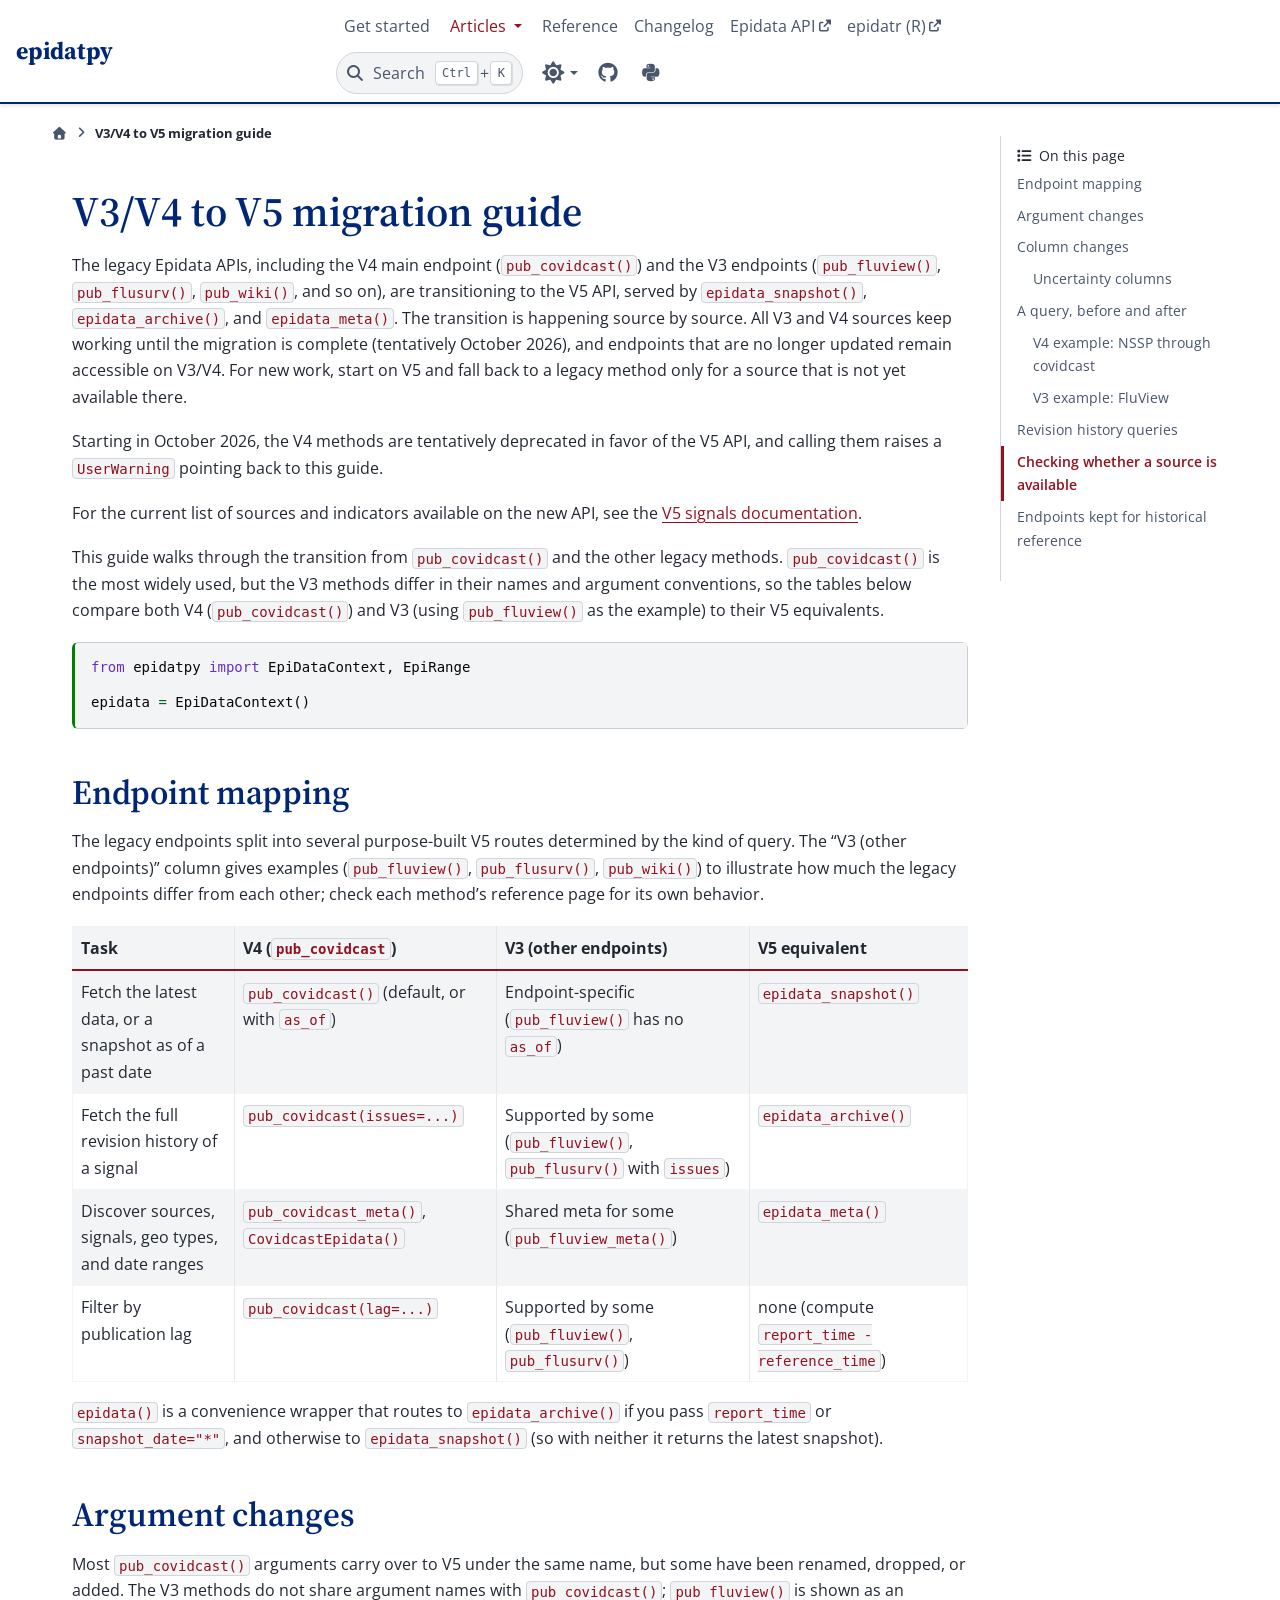
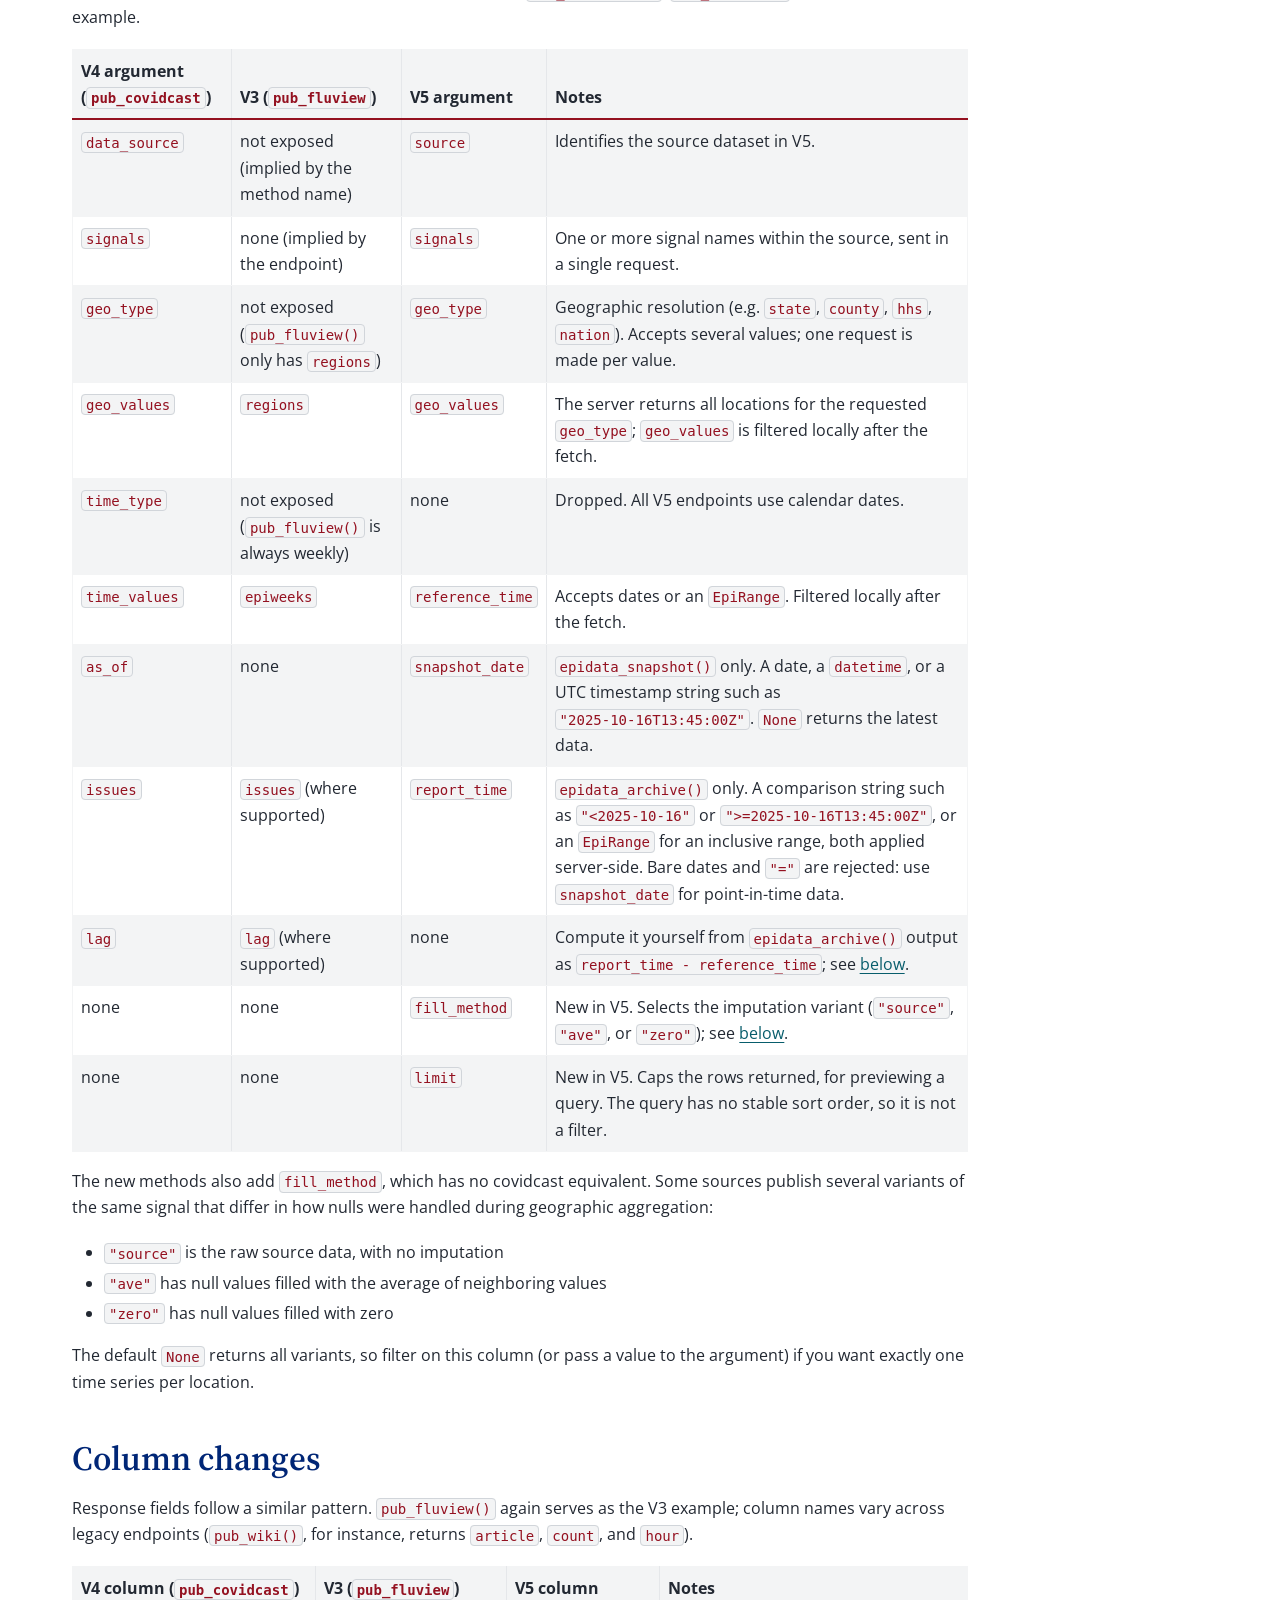
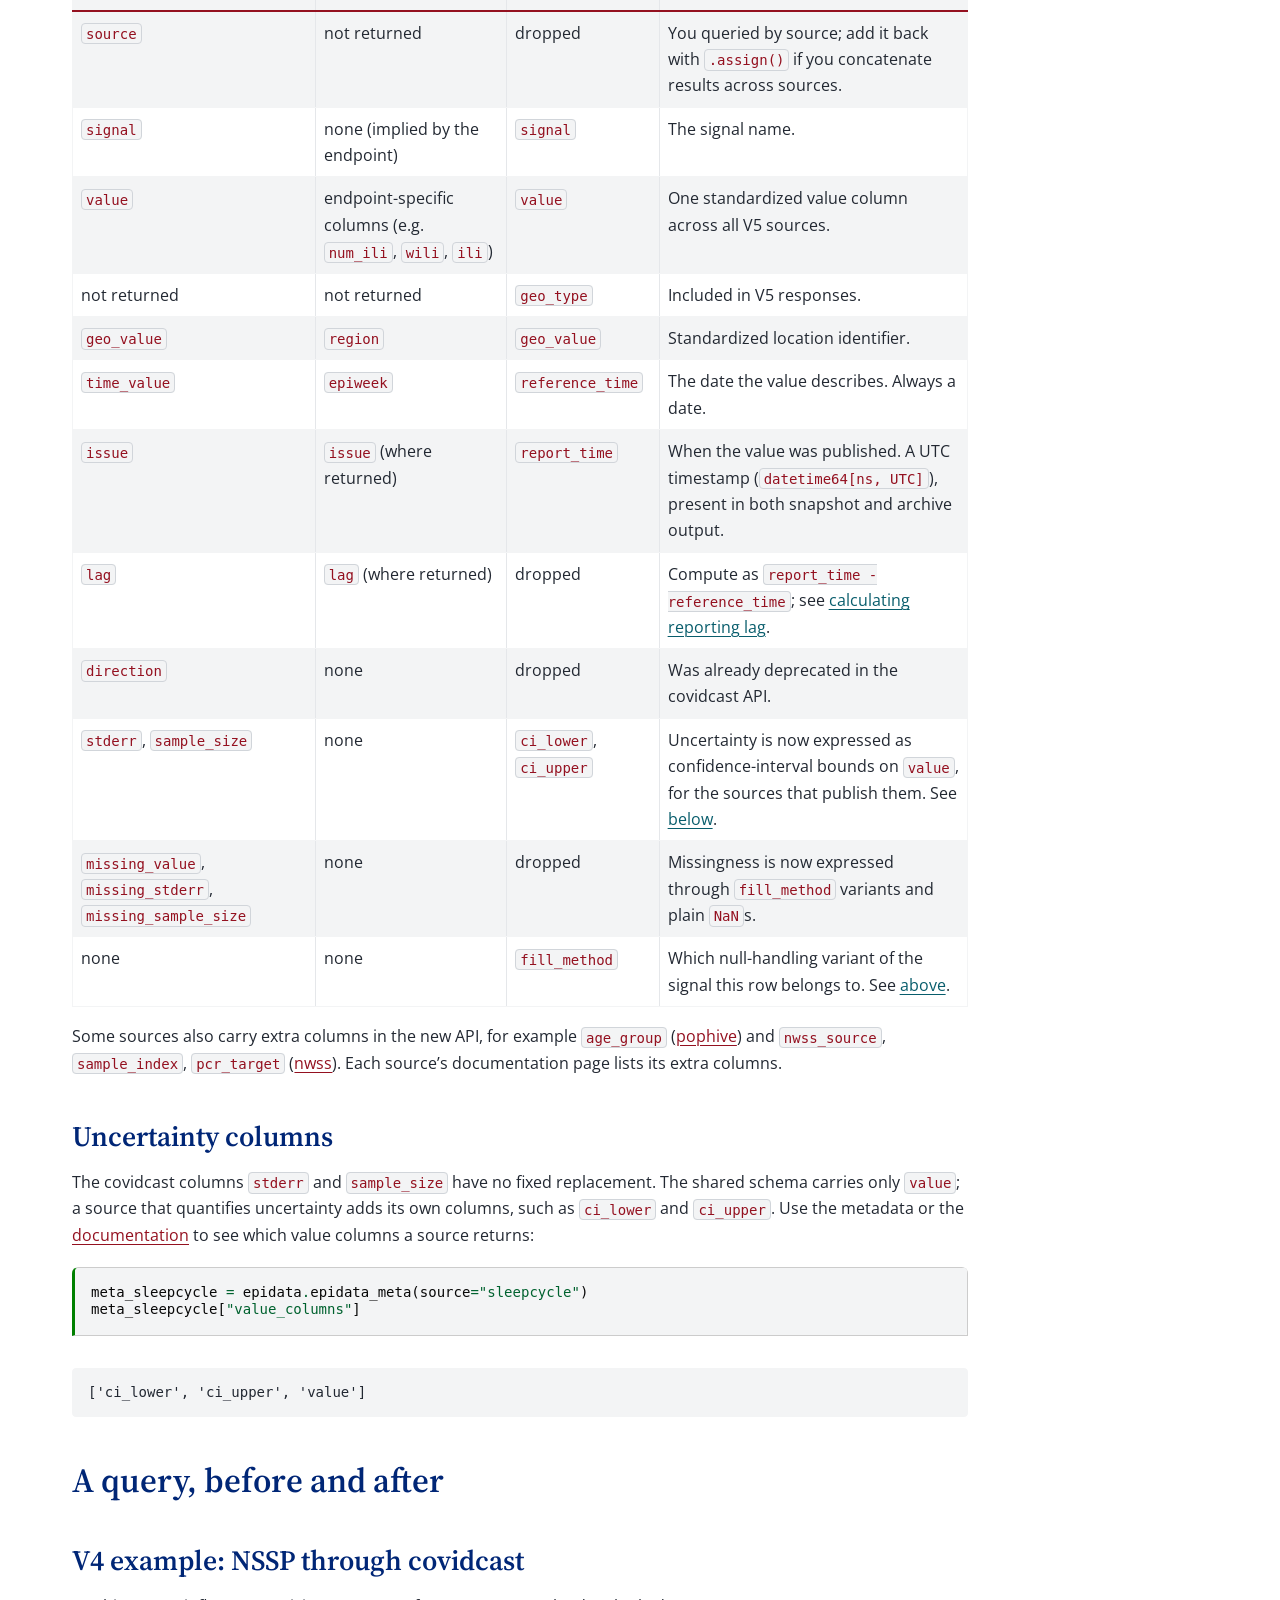
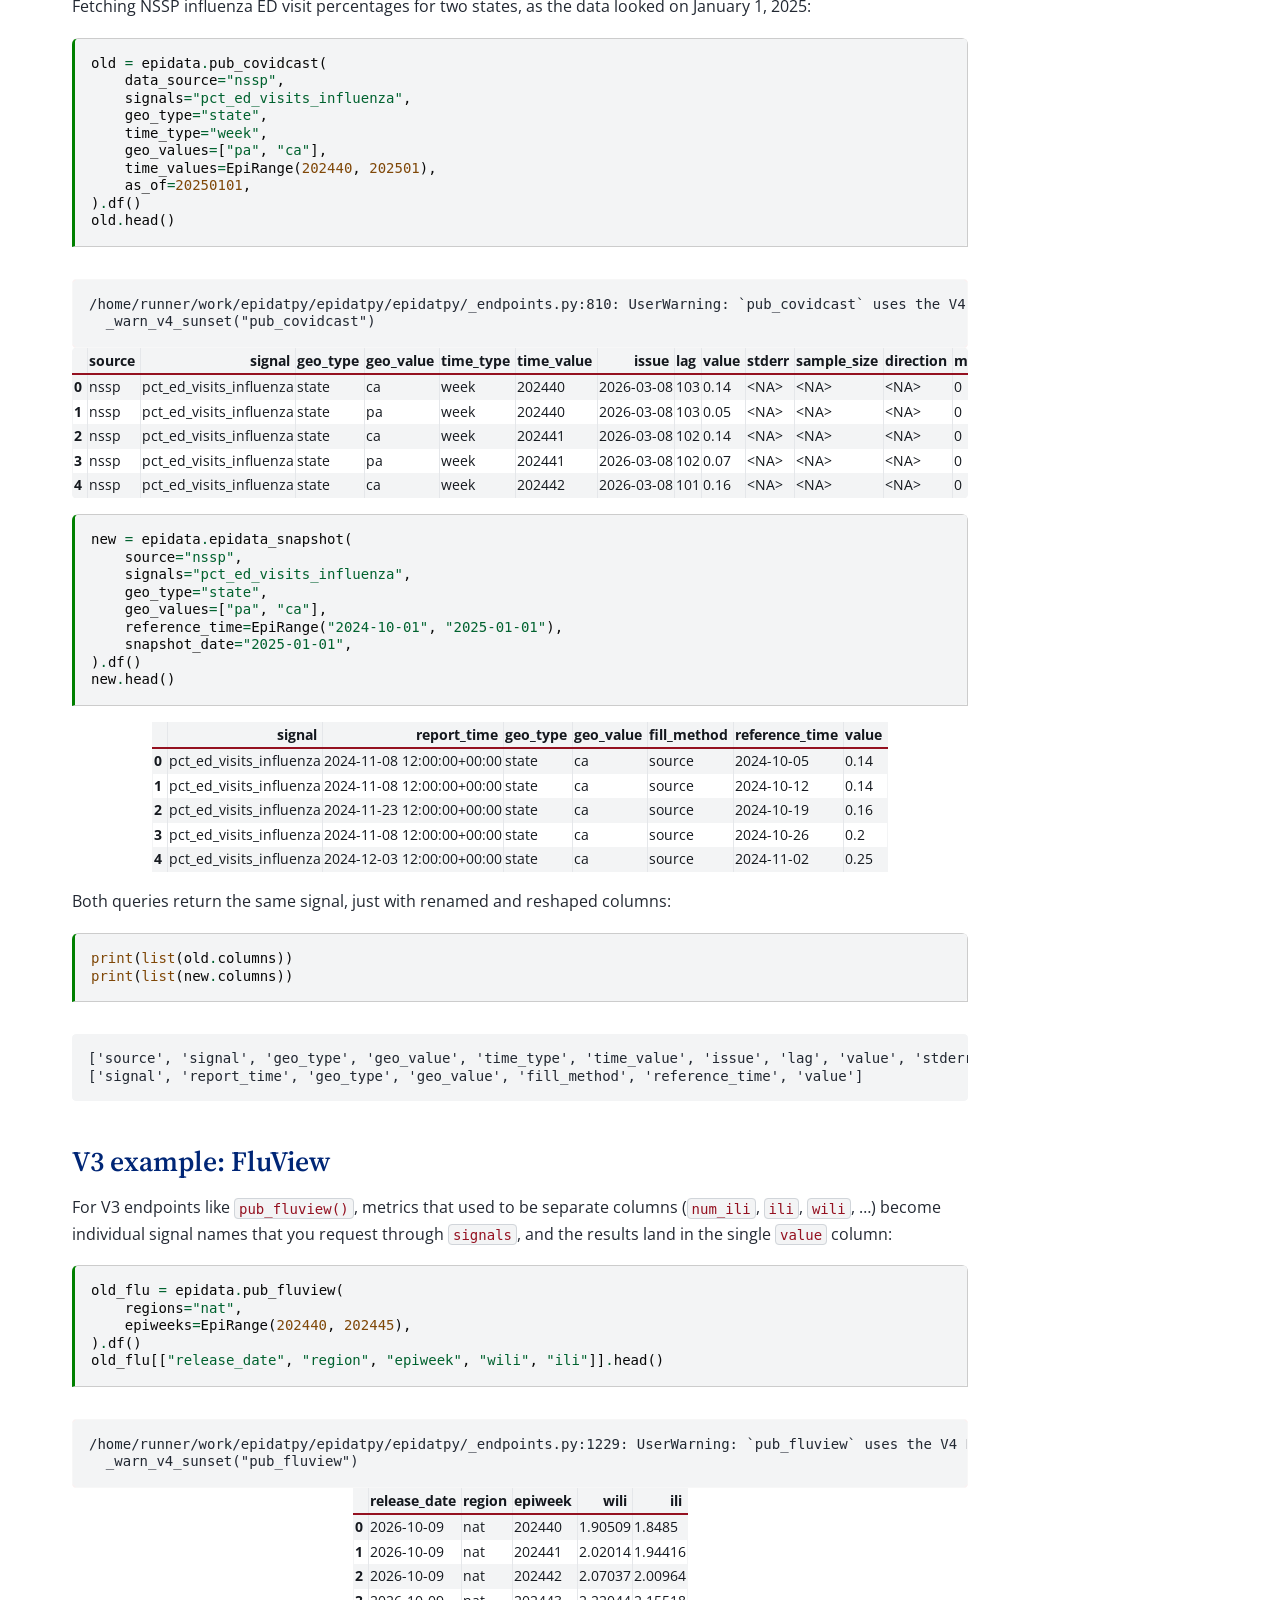
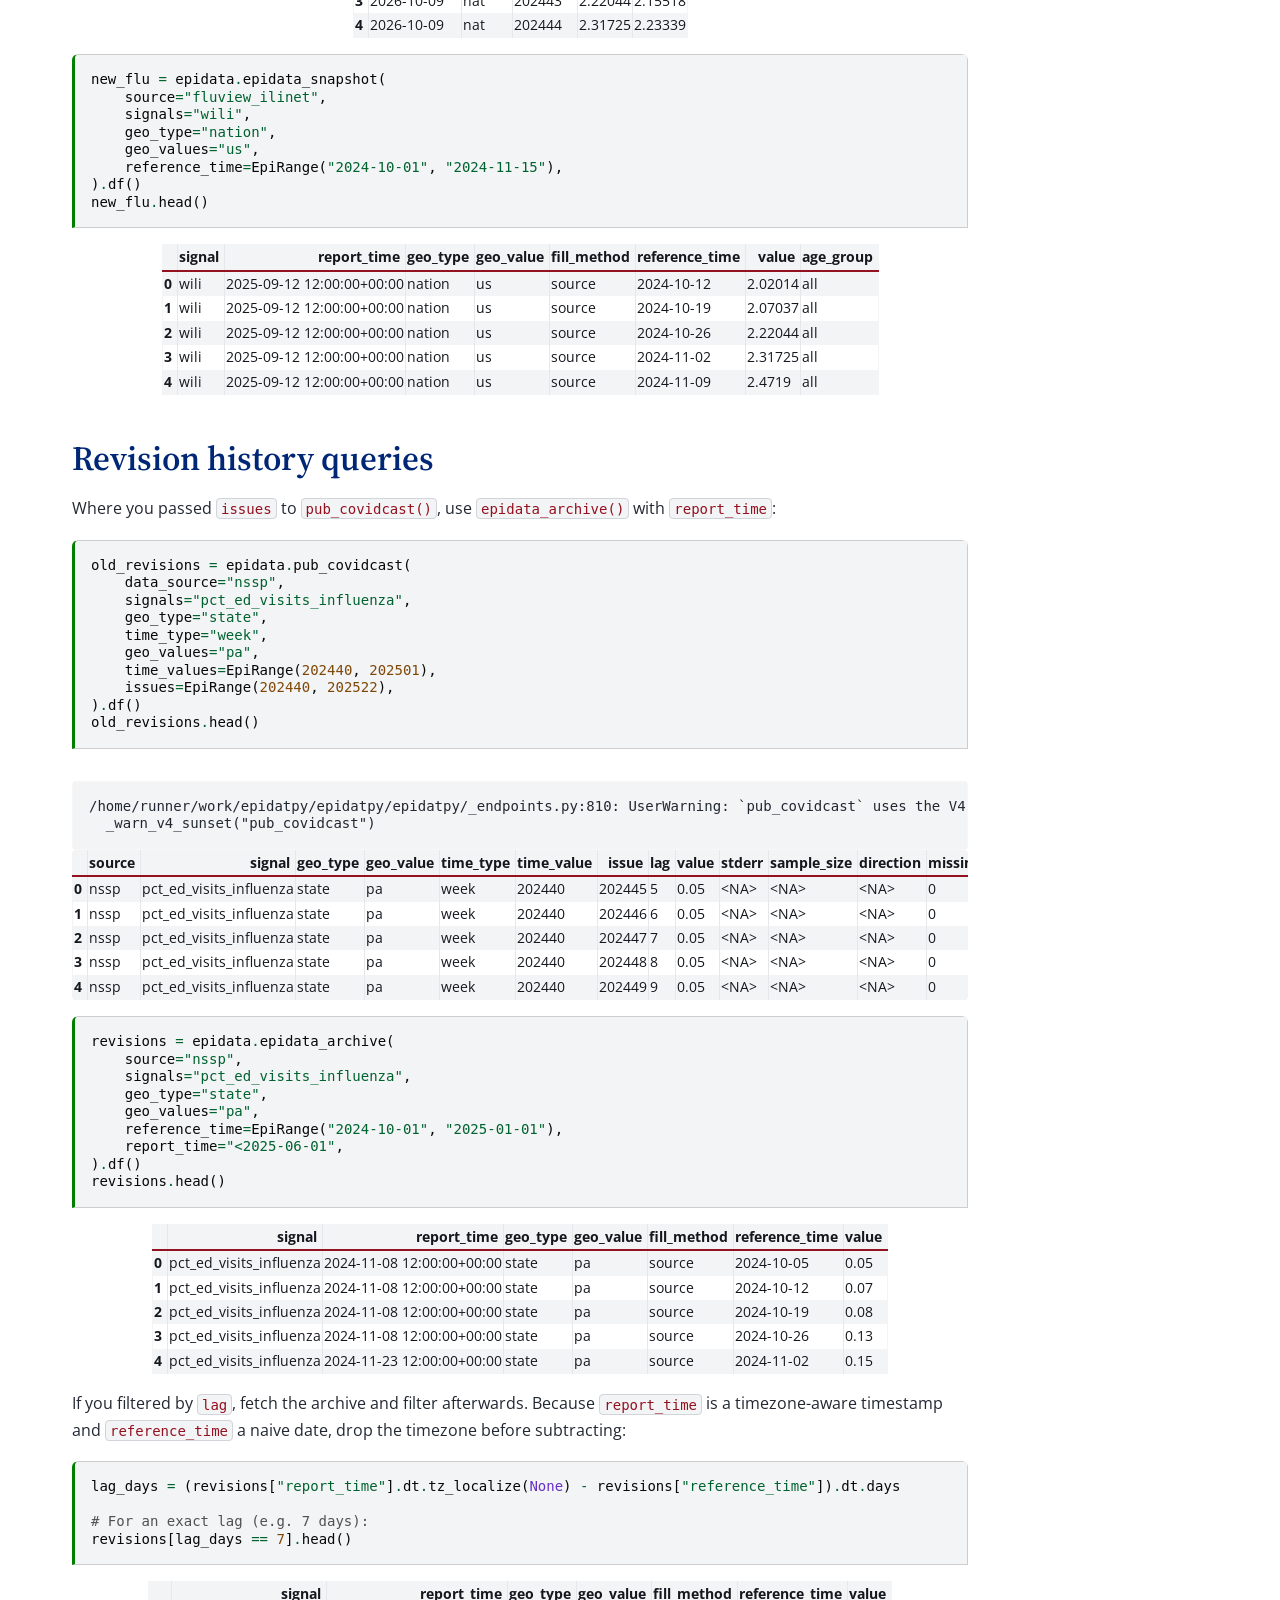
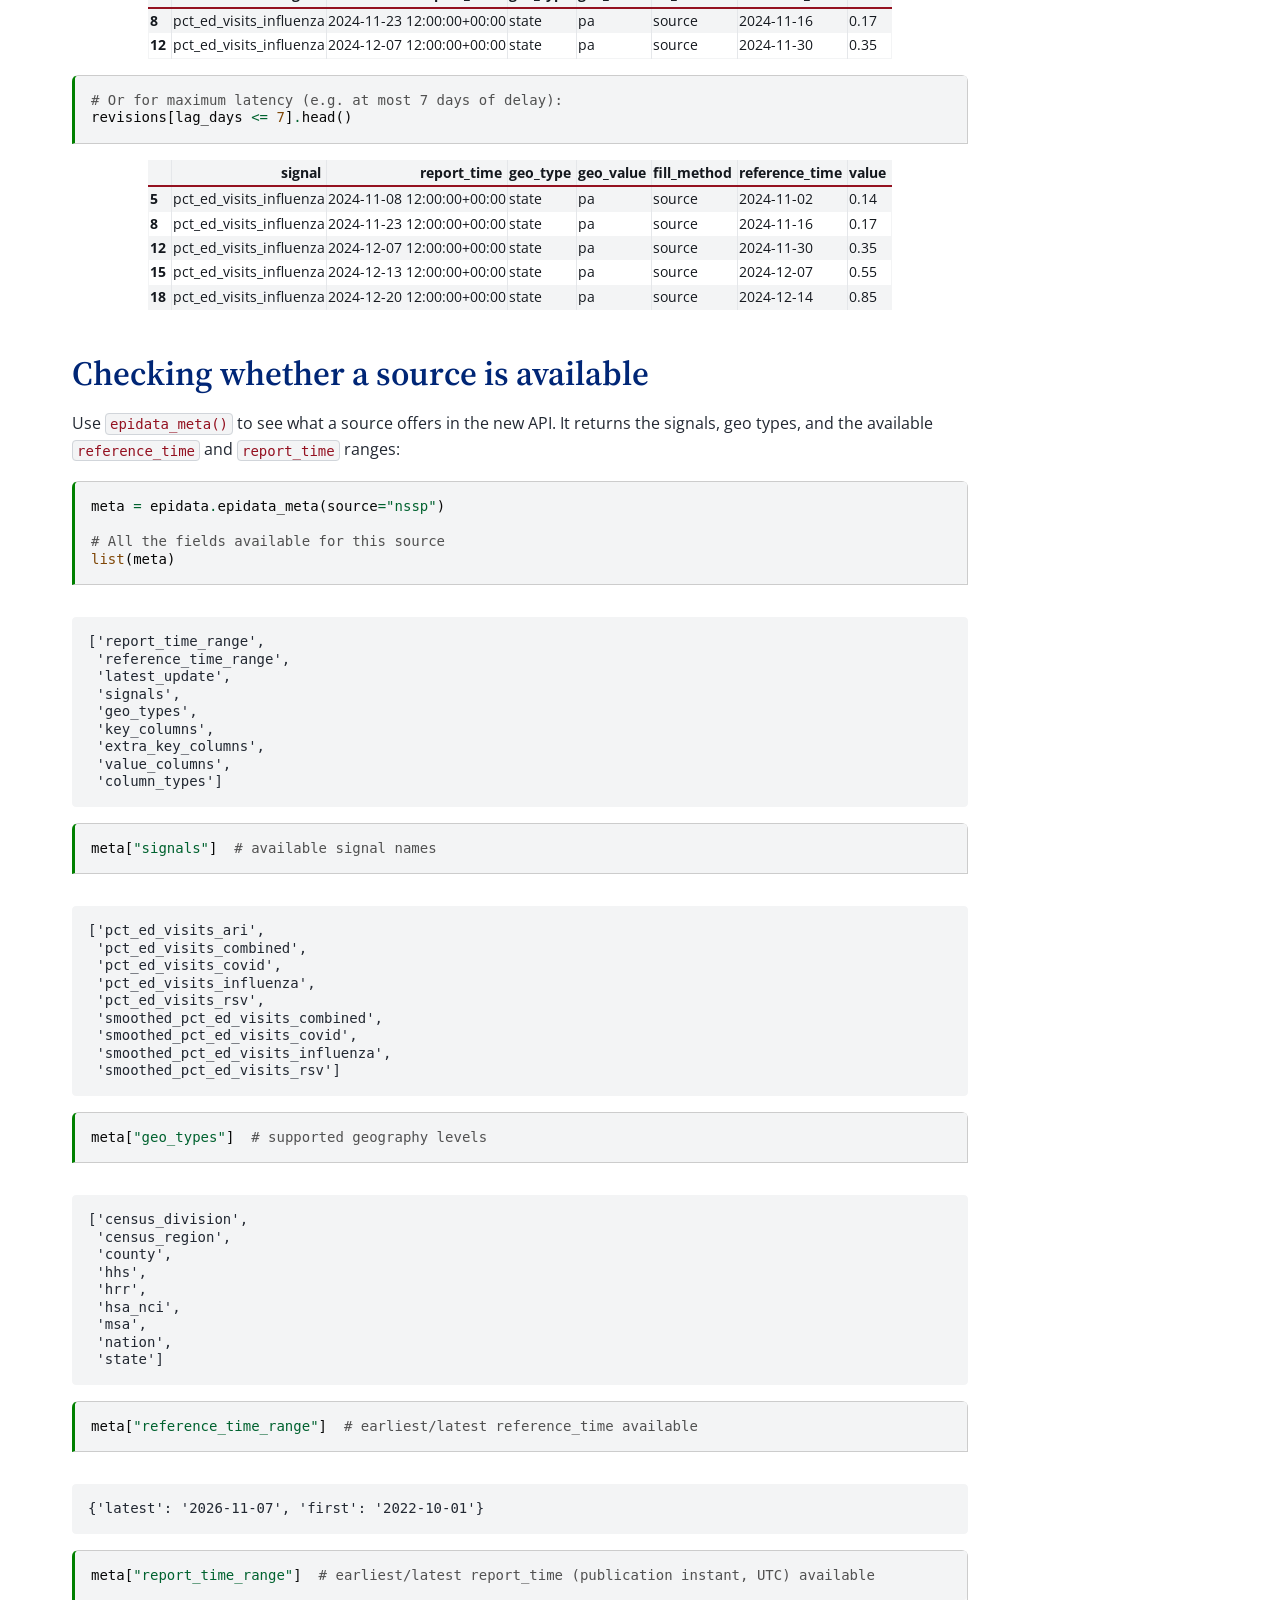
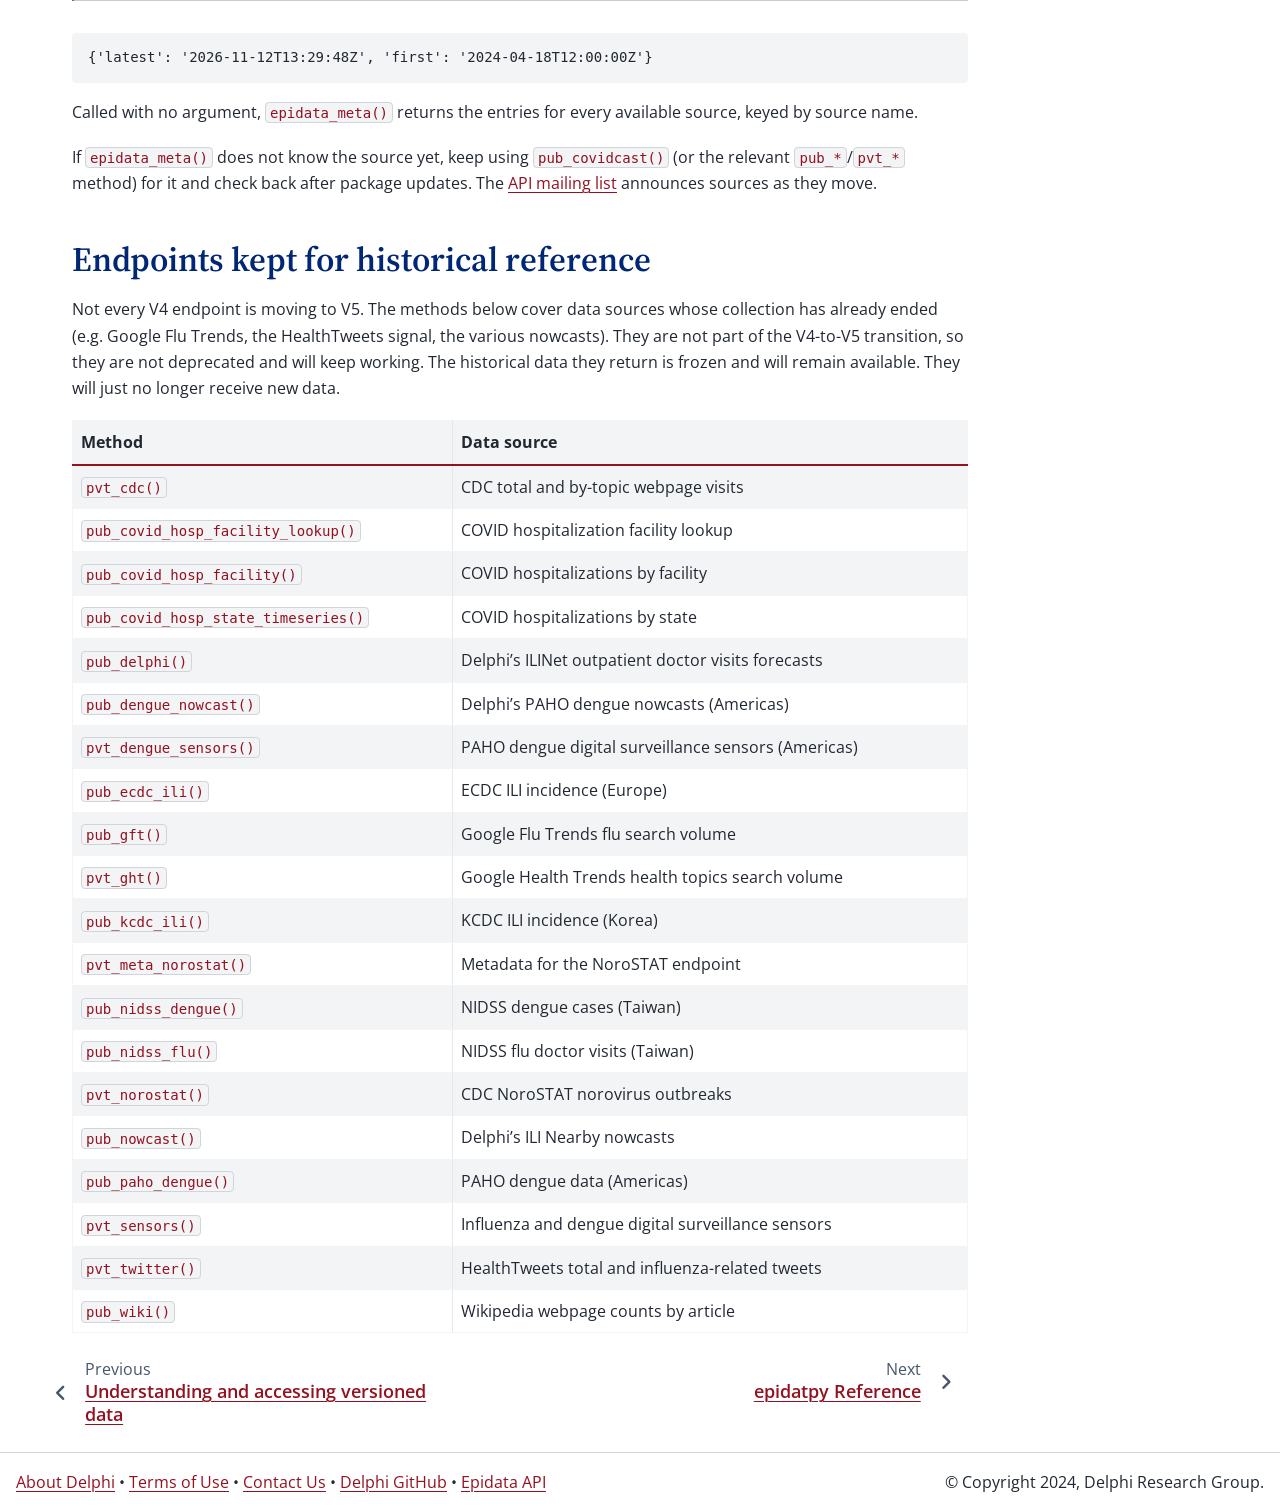
<file: migration_guide.html>
<!DOCTYPE html>


<html lang="en" data-content_root="./" data-theme="light">

  <head>
    <meta charset="utf-8" />
    <meta name="viewport" content="width=device-width, initial-scale=1.0" /><meta name="viewport" content="width=device-width, initial-scale=1" />

    <title>V3/V4 to V5 migration guide &#8212; epidatpy</title>
  
  
  
  <script data-cfasync="false">
    document.documentElement.dataset.mode = localStorage.getItem("mode") || "light";
    document.documentElement.dataset.theme = localStorage.getItem("theme") || "light";
  </script>
  <!--
    this give us a css class that will be invisible only if js is disabled
  -->
  <noscript>
    <style>
      .pst-js-only { display: none !important; }

    </style>
  </noscript>
  
  <!-- Loaded before other Sphinx assets -->
  <link href="_static/styles/theme.css?digest=75c7c72ae941e8b558d8" rel="stylesheet" />
<link href="_static/styles/pydata-sphinx-theme.css?digest=75c7c72ae941e8b558d8" rel="stylesheet" />

    <link rel="stylesheet" type="text/css" href="_static/pygments.css?v=8f2a1f02" />
    <link rel="stylesheet" type="text/css" href="_static/sphinx_autodoc_typehints.css?v=057ac668" />
    <link rel="stylesheet" type="text/css" href="_static/mystnb.11b39860a7a0cbfd473a3ad8a317855267ff0bd372690045ca344a6b62be495e.css" />
    <link rel="stylesheet" type="text/css" href="_static/copybutton.css?v=76b2166b" />
    <link rel="stylesheet" type="text/css" href="_static/sphinx-design.min.css?v=6a604523" />
    <link rel="stylesheet" type="text/css" href="_static/delphi.css?v=4d342541" />
    <link rel="stylesheet" type="text/css" href="_static/notebooks.css?v=96e93511" />
  
  <!-- So that users can add custom icons -->
  <script defer src="_static/scripts/fontawesome.js?digest=75c7c72ae941e8b558d8"></script>
  <!-- Pre-loaded scripts that we'll load fully later -->
  <link rel="preload" as="script" href="_static/scripts/bootstrap.js?digest=75c7c72ae941e8b558d8" />
<link rel="preload" as="script" href="_static/scripts/pydata-sphinx-theme.js?digest=75c7c72ae941e8b558d8" />

    <script src="_static/documentation_options.js?v=486e5634"></script>
    <script src="_static/doctools.js?v=fd6eb6e6"></script>
    <script src="_static/sphinx_highlight.js?v=6ffebe34"></script>
    <script src="_static/clipboard.min.js?v=a7894cd8"></script>
    <script src="_static/copybutton.js?v=f281be69"></script>
    <script data-sd-tabs-storage-prefix="sphinx-design-tab-id-" src="_static/design-tabs.js?v=fcb327ea"></script>
    <script>DOCUMENTATION_OPTIONS.pagename = 'migration_guide';</script>
    <script>DOCUMENTATION_OPTIONS.search_as_you_type = false;</script>
    <link rel="index" title="Index" href="genindex.html" />
    <link rel="search" title="Search" href="search.html" />
    <link rel="next" title="epidatpy Reference" href="epidatpy.html" />
    <link rel="prev" title="Understanding and accessing versioned data" href="versioned_data.html" />
  <meta name="viewport" content="width=device-width, initial-scale=1"/>
  <meta name="color-scheme" content="light dark"/>
  <meta name="docsearch:language" content="en"/>
  <meta name="docsearch:version" content="0.8.0" />
  
    
    <script src="_static/searchtools.js"></script>
    <script src="_static/language_data.js"></script>
    <script src="searchindex.js"></script>
  
  </head>
  <body data-default-mode="light">
  
  
  <div id="pst-skip-link" class="skip-link d-print-none"><a href="#main-content">Skip to main content</a></div>

  
  <div id="pst-scroll-pixel-helper"></div>
  
  <button type="button" class="btn rounded-pill" id="pst-back-to-top">
    <i class="fa-solid fa-arrow-up"></i>Back to top</button>
  
  
  
  
  <dialog id="pst-search-dialog">
    
<form class="bd-search d-flex align-items-center"
      action="search.html"
      method="get">
  <i class="fa-solid fa-magnifying-glass"></i>
  <input type="search"
         class="form-control"
         name="q"
         placeholder="Search the docs ..."
         aria-label="Search the docs ..."
         autocomplete="off"
         autocorrect="off"
         autocapitalize="off"
         spellcheck="false"/>
  <span class="search-button__kbd-shortcut"><kbd class="kbd-shortcut__modifier">Ctrl</kbd>+<kbd>K</kbd></span>
</form>
  </dialog>

  <div class="pst-async-banner-revealer d-none">
  <aside id="bd-header-version-warning" class="d-none d-print-none" aria-label="Version warning"></aside>
</div>

  
    <header id="pst-header" class="bd-header navbar navbar-expand-lg bd-navbar d-print-none">
<div class="bd-header__inner bd-page-width">
  <button type="button" class="pst-navbar-icon sidebar-toggle primary-toggle" aria-label="Site navigation" aria-expanded="false" aria-controls="pst-primary-sidebar-modal">
    <span class="fa-solid fa-bars"></span>
  </button>
  
  
  <div class="col-lg-3 navbar-header-items__start">
    
      <div class="navbar-item">

  
    
  

<a class="navbar-brand logo" href="index.html">
  
  
  
  
  
  
    <p class="title logo__title">epidatpy</p>
  
</a></div>
    
  </div>
  
  <div class="col-lg-9 navbar-header-items">
    
    <div class="me-auto navbar-header-items__center">
      
        <div class="navbar-item"><nav>
  <ul class="bd-navbar-elements navbar-nav">
    <li class="nav-item ">
  <a class="nav-link nav-internal" href="getting_started.html">Get started</a>
</li>
    <li class="nav-item dropdown current active">
      <button class="btn dropdown-toggle nav-item" type="button" data-bs-toggle="dropdown" aria-expanded="false" aria-controls="delphi-nav-articles">
        Articles
      </button>
      <ul id="delphi-nav-articles" class="dropdown-menu">
        <li><a class="nav-link dropdown-item nav-internal" href="signal_discovery.html">Signal discovery</a></li>
        <li><a class="nav-link dropdown-item nav-internal" href="versioned_data.html">Versioned data</a></li>
        <li><a class="nav-link dropdown-item nav-internal" href="#">Migration guide</a></li>
      </ul>
    </li>
    <li class="nav-item ">
  <a class="nav-link nav-internal" href="epidatpy.html">Reference</a>
</li>
    <li class="nav-item ">
  <a class="nav-link nav-internal" href="changelog.html">Changelog</a>
</li>
    <li class="nav-item">
      <a class="nav-link nav-external" href="https://cmu-delphi.github.io/delphi-epidata/">Epidata API</a>
    </li>
    <li class="nav-item">
      <a class="nav-link nav-external" href="https://cmu-delphi.github.io/epidatr/">epidatr (R)</a>
    </li>
  </ul>
</nav></div>
      
    </div>
    
    
    <div class="navbar-header-items__end">
      
        <div class="navbar-item navbar-persistent--container">
          

<button type="button" class="btn search-button-field search-button__button pst-js-only" title="Search" aria-label="Search" data-bs-placement="bottom" data-bs-toggle="tooltip">
 <i class="fa-solid fa-magnifying-glass"></i>
 <span class="search-button__default-text">Search</span>
 <span class="search-button__kbd-shortcut"><kbd class="kbd-shortcut__modifier">Ctrl</kbd>+<kbd class="kbd-shortcut__modifier">K</kbd></span>
</button>
        </div>
      
      
        <div class="navbar-item">

<div class="theme-switch-container dropdown pst-js-only" data-bs-toggle="tooltip" data-bs-placement="bottom" title="Color mode">
  <button type="button" class="btn btn-sm nav-link pst-navbar-icon theme-switch-button dropdown-toggle" aria-label="Color mode" data-bs-toggle="dropdown">
    <i class="theme-switch fa-solid fa-sun fa-lg" data-mode="light" title="Light"></i>
    <i class="theme-switch fa-solid fa-moon fa-lg" data-mode="dark" title="Dark"></i>
    <i class="theme-switch fa-solid fa-circle-half-stroke fa-lg" data-mode="auto" title="System Settings"></i>
  </button>
  <ul class="dropdown-menu dropdown-menu-end">
    <li><button type="button" class="dropdown-item d-flex align-items-center theme-change-button" data-mode="auto"><i class="fa-solid fa-circle-half-stroke fa-lg me-1"></i>System Settings</button></li>
    <li><button type="button" class="dropdown-item d-flex align-items-center theme-change-button" data-mode="light"><i class="fa-solid fa-sun fa-lg me-1"></i>Light</button></li>
    <li><button type="button" class="dropdown-item d-flex align-items-center theme-change-button" data-mode="dark"><i class="fa-solid fa-moon fa-lg me-1"></i>Dark</button></li>
  </ul>
</div></div>
      
        <div class="navbar-item"><ul class="navbar-icon-links"
    aria-label="Icon Links">
        <li class="nav-item">
          
          
          
          
          
          
          
          
          <a href="https://github.com/cmu-delphi/epidatpy" title="GitHub" class="nav-link pst-navbar-icon" rel="noopener" target="_blank" data-bs-toggle="tooltip" data-bs-placement="bottom"><i class="fa-brands fa-github fa-lg" aria-hidden="true"></i><span class="visually-hidden">GitHub</span></a>
        </li>
        <li class="nav-item">
          
          
          
          
          
          
          
          
          <a href="https://pypi.org/project/epidatpy/" title="PyPI" class="nav-link pst-navbar-icon" rel="noopener" target="_blank" data-bs-toggle="tooltip" data-bs-placement="bottom"><i class="fa-brands fa-python fa-lg" aria-hidden="true"></i><span class="visually-hidden">PyPI</span></a>
        </li>
</ul></div>
      
    </div>
    
  </div>
  
  
    <div class="navbar-persistent--mobile">

<button type="button" class="btn search-button-field search-button__button pst-js-only" title="Search" aria-label="Search" data-bs-placement="bottom" data-bs-toggle="tooltip">
 <i class="fa-solid fa-magnifying-glass"></i>
 <span class="search-button__default-text">Search</span>
 <span class="search-button__kbd-shortcut"><kbd class="kbd-shortcut__modifier">Ctrl</kbd>+<kbd class="kbd-shortcut__modifier">K</kbd></span>
</button>
    </div>
  

  
    <button type="button" class="pst-navbar-icon sidebar-toggle secondary-toggle" aria-label="On this page" aria-expanded="false" aria-controls="pst-secondary-sidebar-modal">
      <span class="fa-solid fa-outdent"></span>
    </button>
  
</div>

    </header>
  

  <div class="bd-container">
    <div class="bd-container__inner bd-page-width">
      
      
      
      <dialog id="pst-primary-sidebar-modal" tabindex="-1"></dialog>
      <div id="pst-primary-sidebar" class="bd-sidebar-primary bd-sidebar hide-on-wide">
        

  
  <div class="sidebar-header-items sidebar-primary__section">
    
    
      <div class="sidebar-header-items__center">
        
          
          
            <div class="navbar-item"><nav>
  <ul class="bd-navbar-elements navbar-nav">
    <li class="nav-item ">
  <a class="nav-link nav-internal" href="getting_started.html">Get started</a>
</li>
    <li class="nav-item dropdown current active">
      <button class="btn dropdown-toggle nav-item" type="button" data-bs-toggle="dropdown" aria-expanded="false" aria-controls="delphi-nav-articles">
        Articles
      </button>
      <ul id="delphi-nav-articles" class="dropdown-menu">
        <li><a class="nav-link dropdown-item nav-internal" href="signal_discovery.html">Signal discovery</a></li>
        <li><a class="nav-link dropdown-item nav-internal" href="versioned_data.html">Versioned data</a></li>
        <li><a class="nav-link dropdown-item nav-internal" href="#">Migration guide</a></li>
      </ul>
    </li>
    <li class="nav-item ">
  <a class="nav-link nav-internal" href="epidatpy.html">Reference</a>
</li>
    <li class="nav-item ">
  <a class="nav-link nav-internal" href="changelog.html">Changelog</a>
</li>
    <li class="nav-item">
      <a class="nav-link nav-external" href="https://cmu-delphi.github.io/delphi-epidata/">Epidata API</a>
    </li>
    <li class="nav-item">
      <a class="nav-link nav-external" href="https://cmu-delphi.github.io/epidatr/">epidatr (R)</a>
    </li>
  </ul>
</nav></div>
          
        
      </div>
    
    
    
      <div class="sidebar-header-items__end">
        
          <div class="navbar-item">

<div class="theme-switch-container dropdown pst-js-only" data-bs-toggle="tooltip" data-bs-placement="bottom" title="Color mode">
  <button type="button" class="btn btn-sm nav-link pst-navbar-icon theme-switch-button dropdown-toggle" aria-label="Color mode" data-bs-toggle="dropdown">
    <i class="theme-switch fa-solid fa-sun fa-lg" data-mode="light" title="Light"></i>
    <i class="theme-switch fa-solid fa-moon fa-lg" data-mode="dark" title="Dark"></i>
    <i class="theme-switch fa-solid fa-circle-half-stroke fa-lg" data-mode="auto" title="System Settings"></i>
  </button>
  <ul class="dropdown-menu dropdown-menu-end">
    <li><button type="button" class="dropdown-item d-flex align-items-center theme-change-button" data-mode="auto"><i class="fa-solid fa-circle-half-stroke fa-lg me-1"></i>System Settings</button></li>
    <li><button type="button" class="dropdown-item d-flex align-items-center theme-change-button" data-mode="light"><i class="fa-solid fa-sun fa-lg me-1"></i>Light</button></li>
    <li><button type="button" class="dropdown-item d-flex align-items-center theme-change-button" data-mode="dark"><i class="fa-solid fa-moon fa-lg me-1"></i>Dark</button></li>
  </ul>
</div></div>
        
          <div class="navbar-item"><ul class="navbar-icon-links"
    aria-label="Icon Links">
        <li class="nav-item">
          
          
          
          
          
          
          
          
          <a href="https://github.com/cmu-delphi/epidatpy" title="GitHub" class="nav-link pst-navbar-icon" rel="noopener" target="_blank" data-bs-toggle="tooltip" data-bs-placement="bottom"><i class="fa-brands fa-github fa-lg" aria-hidden="true"></i><span class="visually-hidden">GitHub</span></a>
        </li>
        <li class="nav-item">
          
          
          
          
          
          
          
          
          <a href="https://pypi.org/project/epidatpy/" title="PyPI" class="nav-link pst-navbar-icon" rel="noopener" target="_blank" data-bs-toggle="tooltip" data-bs-placement="bottom"><i class="fa-brands fa-python fa-lg" aria-hidden="true"></i><span class="visually-hidden">PyPI</span></a>
        </li>
</ul></div>
        
      </div>
    
  </div>
  
  
  <div class="sidebar-primary-items__end sidebar-primary__section">
      <div class="sidebar-primary-item">
<div id="ethical-ad-placement"
      class="flat"
      data-ea-publisher="readthedocs"
      data-ea-type="readthedocs-sidebar"
      data-ea-manual="true">
</div></div>
  </div>


      </div>
      
      <main id="main-content" class="bd-main" role="main">
        
        
          <div class="bd-content">
            <div class="bd-article-container">
              
              <div class="bd-header-article d-print-none">
<div class="header-article-items header-article__inner">
  
    <div class="header-article-items__start">
      
        <div class="header-article-item">

<nav aria-label="Breadcrumb" class="d-print-none">
  <ul class="bd-breadcrumbs">
    
    <li class="breadcrumb-item breadcrumb-home">
      <a href="index.html" class="nav-link" aria-label="Home">
        <i class="fa-solid fa-house"></i>
      </a>
    </li>
    <li class="breadcrumb-item active" aria-current="page"><span class="ellipsis">V3/V4 to V5 migration guide</span></li>
  </ul>
</nav>
</div>
      
    </div>
  
  
</div>
</div>
              
              
              
                
<div id="searchbox"></div>
                <article class="bd-article">
                  
  <section id="v3-v4-to-v5-migration-guide">
<span id="v3v4-to-v5-migration-guide"></span><h1>V3/V4 to V5 migration guide<a class="headerlink" href="#v3-v4-to-v5-migration-guide" title="Link to this heading">#</a></h1>
<p>The legacy Epidata APIs, including the V4 main endpoint (<code class="docutils literal notranslate"><span class="pre">pub_covidcast()</span></code>)
and the V3 endpoints (<code class="docutils literal notranslate"><span class="pre">pub_fluview()</span></code>, <code class="docutils literal notranslate"><span class="pre">pub_flusurv()</span></code>, <code class="docutils literal notranslate"><span class="pre">pub_wiki()</span></code>, and so
on), are transitioning to the V5 API, served by <code class="docutils literal notranslate"><span class="pre">epidata_snapshot()</span></code>,
<code class="docutils literal notranslate"><span class="pre">epidata_archive()</span></code>, and <code class="docutils literal notranslate"><span class="pre">epidata_meta()</span></code>. The transition is happening source
by source. All V3 and V4 sources keep working until the migration is complete
(tentatively October 2026), and endpoints that are no longer updated remain
accessible on V3/V4. For new work, start on V5 and fall back to a legacy
method only for a source that is not yet available there.</p>
<p>Starting in October 2026, the V4 methods are tentatively deprecated in favor
of the V5 API, and calling them raises a <code class="docutils literal notranslate"><span class="pre">UserWarning</span></code> pointing back to this
guide.</p>
<p>For the current list of sources and indicators available on the new API, see
the <a class="reference external" href="https://cmu-delphi.github.io/delphi-epidata/api/v5_signals.html">V5 signals documentation</a>.</p>
<p>This guide walks through the transition from <code class="docutils literal notranslate"><span class="pre">pub_covidcast()</span></code> and the other
legacy methods. <code class="docutils literal notranslate"><span class="pre">pub_covidcast()</span></code> is the most widely used, but the V3 methods
differ in their names and argument conventions, so the tables below compare
both V4 (<code class="docutils literal notranslate"><span class="pre">pub_covidcast()</span></code>) and V3 (using <code class="docutils literal notranslate"><span class="pre">pub_fluview()</span></code> as the example) to
their V5 equivalents.</p>
<div class="cell docutils container">
<div class="cell_input docutils container">
<div class="highlight-ipython3 notranslate"><div class="highlight"><pre><span></span><span class="kn">from</span><span class="w"> </span><span class="nn">epidatpy</span><span class="w"> </span><span class="kn">import</span> <span class="n">EpiDataContext</span><span class="p">,</span> <span class="n">EpiRange</span>

<span class="n">epidata</span> <span class="o">=</span> <span class="n">EpiDataContext</span><span class="p">()</span>
</pre></div>
</div>
</div>
</div>
<section id="endpoint-mapping">
<h2>Endpoint mapping<a class="headerlink" href="#endpoint-mapping" title="Link to this heading">#</a></h2>
<p>The legacy endpoints split into several purpose-built V5 routes determined by
the kind of query. The “V3 (other endpoints)” column gives examples
(<code class="docutils literal notranslate"><span class="pre">pub_fluview()</span></code>, <code class="docutils literal notranslate"><span class="pre">pub_flusurv()</span></code>, <code class="docutils literal notranslate"><span class="pre">pub_wiki()</span></code>) to illustrate how much the
legacy endpoints differ from each other; check each method’s reference page
for its own behavior.</p>
<div class="pst-scrollable-table-container"><table class="table">
<thead>
<tr class="row-odd"><th class="head"><p>Task</p></th>
<th class="head"><p>V4 (<code class="docutils literal notranslate"><span class="pre">pub_covidcast</span></code>)</p></th>
<th class="head"><p>V3 (other endpoints)</p></th>
<th class="head"><p>V5 equivalent</p></th>
</tr>
</thead>
<tbody>
<tr class="row-even"><td><p>Fetch the latest data, or a snapshot as of a past date</p></td>
<td><p><code class="docutils literal notranslate"><span class="pre">pub_covidcast()</span></code> (default, or with <code class="docutils literal notranslate"><span class="pre">as_of</span></code>)</p></td>
<td><p>Endpoint-specific (<code class="docutils literal notranslate"><span class="pre">pub_fluview()</span></code> has no <code class="docutils literal notranslate"><span class="pre">as_of</span></code>)</p></td>
<td><p><code class="docutils literal notranslate"><span class="pre">epidata_snapshot()</span></code></p></td>
</tr>
<tr class="row-odd"><td><p>Fetch the full revision history of a signal</p></td>
<td><p><code class="docutils literal notranslate"><span class="pre">pub_covidcast(issues=...)</span></code></p></td>
<td><p>Supported by some (<code class="docutils literal notranslate"><span class="pre">pub_fluview()</span></code>, <code class="docutils literal notranslate"><span class="pre">pub_flusurv()</span></code> with <code class="docutils literal notranslate"><span class="pre">issues</span></code>)</p></td>
<td><p><code class="docutils literal notranslate"><span class="pre">epidata_archive()</span></code></p></td>
</tr>
<tr class="row-even"><td><p>Discover sources, signals, geo types, and date ranges</p></td>
<td><p><code class="docutils literal notranslate"><span class="pre">pub_covidcast_meta()</span></code>, <code class="docutils literal notranslate"><span class="pre">CovidcastEpidata()</span></code></p></td>
<td><p>Shared meta for some (<code class="docutils literal notranslate"><span class="pre">pub_fluview_meta()</span></code>)</p></td>
<td><p><code class="docutils literal notranslate"><span class="pre">epidata_meta()</span></code></p></td>
</tr>
<tr class="row-odd"><td><p>Filter by publication lag</p></td>
<td><p><code class="docutils literal notranslate"><span class="pre">pub_covidcast(lag=...)</span></code></p></td>
<td><p>Supported by some (<code class="docutils literal notranslate"><span class="pre">pub_fluview()</span></code>, <code class="docutils literal notranslate"><span class="pre">pub_flusurv()</span></code>)</p></td>
<td><p>none (compute <code class="docutils literal notranslate"><span class="pre">report_time</span> <span class="pre">-</span> <span class="pre">reference_time</span></code>)</p></td>
</tr>
</tbody>
</table>
</div>
<p><code class="docutils literal notranslate"><span class="pre">epidata()</span></code> is a convenience wrapper that routes to <code class="docutils literal notranslate"><span class="pre">epidata_archive()</span></code> if you
pass <code class="docutils literal notranslate"><span class="pre">report_time</span></code> or <code class="docutils literal notranslate"><span class="pre">snapshot_date=&quot;*&quot;</span></code>, and otherwise to
<code class="docutils literal notranslate"><span class="pre">epidata_snapshot()</span></code> (so with neither it returns the latest snapshot).</p>
</section>
<section id="argument-changes">
<h2>Argument changes<a class="headerlink" href="#argument-changes" title="Link to this heading">#</a></h2>
<p>Most <code class="docutils literal notranslate"><span class="pre">pub_covidcast()</span></code> arguments carry over to V5 under the same name, but
some have been renamed, dropped, or added. The V3 methods do not share
argument names with <code class="docutils literal notranslate"><span class="pre">pub_covidcast()</span></code>; <code class="docutils literal notranslate"><span class="pre">pub_fluview()</span></code> is shown as an example.</p>
<div class="pst-scrollable-table-container"><table class="table">
<thead>
<tr class="row-odd"><th class="head"><p>V4 argument (<code class="docutils literal notranslate"><span class="pre">pub_covidcast</span></code>)</p></th>
<th class="head"><p>V3 (<code class="docutils literal notranslate"><span class="pre">pub_fluview</span></code>)</p></th>
<th class="head"><p>V5 argument</p></th>
<th class="head"><p>Notes</p></th>
</tr>
</thead>
<tbody>
<tr class="row-even"><td><p><code class="docutils literal notranslate"><span class="pre">data_source</span></code></p></td>
<td><p>not exposed (implied by the method name)</p></td>
<td><p><code class="docutils literal notranslate"><span class="pre">source</span></code></p></td>
<td><p>Identifies the source dataset in V5.</p></td>
</tr>
<tr class="row-odd"><td><p><code class="docutils literal notranslate"><span class="pre">signals</span></code></p></td>
<td><p>none (implied by the endpoint)</p></td>
<td><p><code class="docutils literal notranslate"><span class="pre">signals</span></code></p></td>
<td><p>One or more signal names within the source, sent in a single request.</p></td>
</tr>
<tr class="row-even"><td><p><code class="docutils literal notranslate"><span class="pre">geo_type</span></code></p></td>
<td><p>not exposed (<code class="docutils literal notranslate"><span class="pre">pub_fluview()</span></code> only has <code class="docutils literal notranslate"><span class="pre">regions</span></code>)</p></td>
<td><p><code class="docutils literal notranslate"><span class="pre">geo_type</span></code></p></td>
<td><p>Geographic resolution (e.g. <code class="docutils literal notranslate"><span class="pre">state</span></code>, <code class="docutils literal notranslate"><span class="pre">county</span></code>, <code class="docutils literal notranslate"><span class="pre">hhs</span></code>, <code class="docutils literal notranslate"><span class="pre">nation</span></code>). Accepts several values; one request is made per value.</p></td>
</tr>
<tr class="row-odd"><td><p><code class="docutils literal notranslate"><span class="pre">geo_values</span></code></p></td>
<td><p><code class="docutils literal notranslate"><span class="pre">regions</span></code></p></td>
<td><p><code class="docutils literal notranslate"><span class="pre">geo_values</span></code></p></td>
<td><p>The server returns all locations for the requested <code class="docutils literal notranslate"><span class="pre">geo_type</span></code>; <code class="docutils literal notranslate"><span class="pre">geo_values</span></code> is filtered locally after the fetch.</p></td>
</tr>
<tr class="row-even"><td><p><code class="docutils literal notranslate"><span class="pre">time_type</span></code></p></td>
<td><p>not exposed (<code class="docutils literal notranslate"><span class="pre">pub_fluview()</span></code> is always weekly)</p></td>
<td><p>none</p></td>
<td><p>Dropped. All V5 endpoints use calendar dates.</p></td>
</tr>
<tr class="row-odd"><td><p><code class="docutils literal notranslate"><span class="pre">time_values</span></code></p></td>
<td><p><code class="docutils literal notranslate"><span class="pre">epiweeks</span></code></p></td>
<td><p><code class="docutils literal notranslate"><span class="pre">reference_time</span></code></p></td>
<td><p>Accepts dates or an <code class="docutils literal notranslate"><span class="pre">EpiRange</span></code>. Filtered locally after the fetch.</p></td>
</tr>
<tr class="row-even"><td><p><code class="docutils literal notranslate"><span class="pre">as_of</span></code></p></td>
<td><p>none</p></td>
<td><p><code class="docutils literal notranslate"><span class="pre">snapshot_date</span></code></p></td>
<td><p><code class="docutils literal notranslate"><span class="pre">epidata_snapshot()</span></code> only. A date, a <code class="docutils literal notranslate"><span class="pre">datetime</span></code>, or a UTC timestamp string such as <code class="docutils literal notranslate"><span class="pre">&quot;2025-10-16T13:45:00Z&quot;</span></code>. <code class="docutils literal notranslate"><span class="pre">None</span></code> returns the latest data.</p></td>
</tr>
<tr class="row-odd"><td><p><code class="docutils literal notranslate"><span class="pre">issues</span></code></p></td>
<td><p><code class="docutils literal notranslate"><span class="pre">issues</span></code> (where supported)</p></td>
<td><p><code class="docutils literal notranslate"><span class="pre">report_time</span></code></p></td>
<td><p><code class="docutils literal notranslate"><span class="pre">epidata_archive()</span></code> only. A comparison string such as <code class="docutils literal notranslate"><span class="pre">&quot;&lt;2025-10-16&quot;</span></code> or <code class="docutils literal notranslate"><span class="pre">&quot;&gt;=2025-10-16T13:45:00Z&quot;</span></code>, or an <code class="docutils literal notranslate"><span class="pre">EpiRange</span></code> for an inclusive range, both applied server-side. Bare dates and <code class="docutils literal notranslate"><span class="pre">&quot;=&quot;</span></code> are rejected: use <code class="docutils literal notranslate"><span class="pre">snapshot_date</span></code> for point-in-time data.</p></td>
</tr>
<tr class="row-even"><td><p><code class="docutils literal notranslate"><span class="pre">lag</span></code></p></td>
<td><p><code class="docutils literal notranslate"><span class="pre">lag</span></code> (where supported)</p></td>
<td><p>none</p></td>
<td><p>Compute it yourself from <code class="docutils literal notranslate"><span class="pre">epidata_archive()</span></code> output as <code class="docutils literal notranslate"><span class="pre">report_time</span> <span class="pre">-</span> <span class="pre">reference_time</span></code>; see <a class="reference internal" href="#lag">below</a>.</p></td>
</tr>
<tr class="row-odd"><td><p>none</p></td>
<td><p>none</p></td>
<td><p><code class="docutils literal notranslate"><span class="pre">fill_method</span></code></p></td>
<td><p>New in V5. Selects the imputation variant (<code class="docutils literal notranslate"><span class="pre">&quot;source&quot;</span></code>, <code class="docutils literal notranslate"><span class="pre">&quot;ave&quot;</span></code>, or <code class="docutils literal notranslate"><span class="pre">&quot;zero&quot;</span></code>); see <a class="reference internal" href="#fill-method">below</a>.</p></td>
</tr>
<tr class="row-even"><td><p>none</p></td>
<td><p>none</p></td>
<td><p><code class="docutils literal notranslate"><span class="pre">limit</span></code></p></td>
<td><p>New in V5. Caps the rows returned, for previewing a query. The query has no stable sort order, so it is not a filter.</p></td>
</tr>
</tbody>
</table>
</div>
<p id="fill-method">The new methods also add <code class="docutils literal notranslate"><span class="pre">fill_method</span></code>, which has no covidcast equivalent.
Some sources publish several variants of the same signal that differ in how
nulls were handled during geographic aggregation:</p>
<ul class="simple">
<li><p><code class="docutils literal notranslate"><span class="pre">&quot;source&quot;</span></code> is the raw source data, with no imputation</p></li>
<li><p><code class="docutils literal notranslate"><span class="pre">&quot;ave&quot;</span></code> has null values filled with the average of neighboring values</p></li>
<li><p><code class="docutils literal notranslate"><span class="pre">&quot;zero&quot;</span></code> has null values filled with zero</p></li>
</ul>
<p>The default <code class="docutils literal notranslate"><span class="pre">None</span></code> returns all variants, so filter on this column (or pass a
value to the argument) if you want exactly one time series per location.</p>
</section>
<section id="column-changes">
<h2>Column changes<a class="headerlink" href="#column-changes" title="Link to this heading">#</a></h2>
<p>Response fields follow a similar pattern. <code class="docutils literal notranslate"><span class="pre">pub_fluview()</span></code> again serves as the
V3 example; column names vary across legacy endpoints (<code class="docutils literal notranslate"><span class="pre">pub_wiki()</span></code>, for
instance, returns <code class="docutils literal notranslate"><span class="pre">article</span></code>, <code class="docutils literal notranslate"><span class="pre">count</span></code>, and <code class="docutils literal notranslate"><span class="pre">hour</span></code>).</p>
<div class="pst-scrollable-table-container"><table class="table">
<thead>
<tr class="row-odd"><th class="head"><p>V4 column (<code class="docutils literal notranslate"><span class="pre">pub_covidcast</span></code>)</p></th>
<th class="head"><p>V3 (<code class="docutils literal notranslate"><span class="pre">pub_fluview</span></code>)</p></th>
<th class="head"><p>V5 column</p></th>
<th class="head"><p>Notes</p></th>
</tr>
</thead>
<tbody>
<tr class="row-even"><td><p><code class="docutils literal notranslate"><span class="pre">source</span></code></p></td>
<td><p>not returned</p></td>
<td><p>dropped</p></td>
<td><p>You queried by source; add it back with <code class="docutils literal notranslate"><span class="pre">.assign()</span></code> if you concatenate results across sources.</p></td>
</tr>
<tr class="row-odd"><td><p><code class="docutils literal notranslate"><span class="pre">signal</span></code></p></td>
<td><p>none (implied by the endpoint)</p></td>
<td><p><code class="docutils literal notranslate"><span class="pre">signal</span></code></p></td>
<td><p>The signal name.</p></td>
</tr>
<tr class="row-even"><td><p><code class="docutils literal notranslate"><span class="pre">value</span></code></p></td>
<td><p>endpoint-specific columns (e.g. <code class="docutils literal notranslate"><span class="pre">num_ili</span></code>, <code class="docutils literal notranslate"><span class="pre">wili</span></code>, <code class="docutils literal notranslate"><span class="pre">ili</span></code>)</p></td>
<td><p><code class="docutils literal notranslate"><span class="pre">value</span></code></p></td>
<td><p>One standardized value column across all V5 sources.</p></td>
</tr>
<tr class="row-odd"><td><p>not returned</p></td>
<td><p>not returned</p></td>
<td><p><code class="docutils literal notranslate"><span class="pre">geo_type</span></code></p></td>
<td><p>Included in V5 responses.</p></td>
</tr>
<tr class="row-even"><td><p><code class="docutils literal notranslate"><span class="pre">geo_value</span></code></p></td>
<td><p><code class="docutils literal notranslate"><span class="pre">region</span></code></p></td>
<td><p><code class="docutils literal notranslate"><span class="pre">geo_value</span></code></p></td>
<td><p>Standardized location identifier.</p></td>
</tr>
<tr class="row-odd"><td><p><code class="docutils literal notranslate"><span class="pre">time_value</span></code></p></td>
<td><p><code class="docutils literal notranslate"><span class="pre">epiweek</span></code></p></td>
<td><p><code class="docutils literal notranslate"><span class="pre">reference_time</span></code></p></td>
<td><p>The date the value describes. Always a date.</p></td>
</tr>
<tr class="row-even"><td><p><code class="docutils literal notranslate"><span class="pre">issue</span></code></p></td>
<td><p><code class="docutils literal notranslate"><span class="pre">issue</span></code> (where returned)</p></td>
<td><p><code class="docutils literal notranslate"><span class="pre">report_time</span></code></p></td>
<td><p>When the value was published. A UTC timestamp (<code class="docutils literal notranslate"><span class="pre">datetime64[ns,</span> <span class="pre">UTC]</span></code>), present in both snapshot and archive output.</p></td>
</tr>
<tr class="row-odd"><td><p><code class="docutils literal notranslate"><span class="pre">lag</span></code></p></td>
<td><p><code class="docutils literal notranslate"><span class="pre">lag</span></code> (where returned)</p></td>
<td><p>dropped</p></td>
<td><p>Compute as <code class="docutils literal notranslate"><span class="pre">report_time</span> <span class="pre">-</span> <span class="pre">reference_time</span></code>; see <a class="reference internal" href="versioned_data.html#calculating-reporting-lag"><span class="std std-ref">calculating reporting lag</span></a>.</p></td>
</tr>
<tr class="row-even"><td><p><code class="docutils literal notranslate"><span class="pre">direction</span></code></p></td>
<td><p>none</p></td>
<td><p>dropped</p></td>
<td><p>Was already deprecated in the covidcast API.</p></td>
</tr>
<tr class="row-odd"><td><p><code class="docutils literal notranslate"><span class="pre">stderr</span></code>, <code class="docutils literal notranslate"><span class="pre">sample_size</span></code></p></td>
<td><p>none</p></td>
<td><p><code class="docutils literal notranslate"><span class="pre">ci_lower</span></code>, <code class="docutils literal notranslate"><span class="pre">ci_upper</span></code></p></td>
<td><p>Uncertainty is now expressed as confidence-interval bounds on <code class="docutils literal notranslate"><span class="pre">value</span></code>, for the sources that publish them. See <a class="reference internal" href="#uncertainty-columns">below</a>.</p></td>
</tr>
<tr class="row-even"><td><p><code class="docutils literal notranslate"><span class="pre">missing_value</span></code>, <code class="docutils literal notranslate"><span class="pre">missing_stderr</span></code>, <code class="docutils literal notranslate"><span class="pre">missing_sample_size</span></code></p></td>
<td><p>none</p></td>
<td><p>dropped</p></td>
<td><p>Missingness is now expressed through <code class="docutils literal notranslate"><span class="pre">fill_method</span></code> variants and plain <code class="docutils literal notranslate"><span class="pre">NaN</span></code>s.</p></td>
</tr>
<tr class="row-odd"><td><p>none</p></td>
<td><p>none</p></td>
<td><p><code class="docutils literal notranslate"><span class="pre">fill_method</span></code></p></td>
<td><p>Which null-handling variant of the signal this row belongs to. See <a class="reference internal" href="#fill-method">above</a>.</p></td>
</tr>
</tbody>
</table>
</div>
<p>Some sources also carry extra columns in the new API, for example <code class="docutils literal notranslate"><span class="pre">age_group</span></code>
(<a class="reference external" href="https://cmu-delphi.github.io/delphi-epidata/api/v5-signals/epic-cosmos.html">pophive</a>)
and <code class="docutils literal notranslate"><span class="pre">nwss_source</span></code>, <code class="docutils literal notranslate"><span class="pre">sample_index</span></code>, <code class="docutils literal notranslate"><span class="pre">pcr_target</span></code>
(<a class="reference external" href="https://cmu-delphi.github.io/delphi-epidata/api/v5-signals/nwss.html">nwss</a>).
Each source’s documentation page lists its extra columns.</p>
<section id="uncertainty-columns">
<h3>Uncertainty columns<a class="headerlink" href="#uncertainty-columns" title="Link to this heading">#</a></h3>
<p>The covidcast columns <code class="docutils literal notranslate"><span class="pre">stderr</span></code> and <code class="docutils literal notranslate"><span class="pre">sample_size</span></code> have no fixed replacement.
The shared schema carries only <code class="docutils literal notranslate"><span class="pre">value</span></code>; a source that quantifies uncertainty
adds its own columns, such as <code class="docutils literal notranslate"><span class="pre">ci_lower</span></code> and <code class="docutils literal notranslate"><span class="pre">ci_upper</span></code>. Use the metadata or
the <a class="reference external" href="https://cmu-delphi.github.io/delphi-epidata/api/v5_signals.html">documentation</a>
to see which value columns a source returns:</p>
<div class="cell docutils container">
<div class="cell_input docutils container">
<div class="highlight-ipython3 notranslate"><div class="highlight"><pre><span></span><span class="n">meta_sleepcycle</span> <span class="o">=</span> <span class="n">epidata</span><span class="o">.</span><span class="n">epidata_meta</span><span class="p">(</span><span class="n">source</span><span class="o">=</span><span class="s2">"sleepcycle"</span><span class="p">)</span>
<span class="n">meta_sleepcycle</span><span class="p">[</span><span class="s2">"value_columns"</span><span class="p">]</span>
</pre></div>
</div>
</div>
<div class="cell_output docutils container">
<div class="output text_plain highlight-myst-ansi notranslate"><div class="highlight"><pre><span></span>['ci_lower', 'ci_upper', 'value']
</pre></div>
</div>
</div>
</div>
</section>
</section>
<section id="a-query-before-and-after">
<h2>A query, before and after<a class="headerlink" href="#a-query-before-and-after" title="Link to this heading">#</a></h2>
<section id="v4-example-nssp-through-covidcast">
<h3>V4 example: NSSP through covidcast<a class="headerlink" href="#v4-example-nssp-through-covidcast" title="Link to this heading">#</a></h3>
<p>Fetching NSSP influenza ED visit percentages for two states, as the data
looked on January 1, 2025:</p>
<div class="cell docutils container">
<div class="cell_input docutils container">
<div class="highlight-ipython3 notranslate"><div class="highlight"><pre><span></span><span class="n">old</span> <span class="o">=</span> <span class="n">epidata</span><span class="o">.</span><span class="n">pub_covidcast</span><span class="p">(</span>
    <span class="n">data_source</span><span class="o">=</span><span class="s2">"nssp"</span><span class="p">,</span>
    <span class="n">signals</span><span class="o">=</span><span class="s2">"pct_ed_visits_influenza"</span><span class="p">,</span>
    <span class="n">geo_type</span><span class="o">=</span><span class="s2">"state"</span><span class="p">,</span>
    <span class="n">time_type</span><span class="o">=</span><span class="s2">"week"</span><span class="p">,</span>
    <span class="n">geo_values</span><span class="o">=</span><span class="p">[</span><span class="s2">"pa"</span><span class="p">,</span> <span class="s2">"ca"</span><span class="p">],</span>
    <span class="n">time_values</span><span class="o">=</span><span class="n">EpiRange</span><span class="p">(</span><span class="mi">202440</span><span class="p">,</span> <span class="mi">202501</span><span class="p">),</span>
    <span class="n">as_of</span><span class="o">=</span><span class="mi">20250101</span><span class="p">,</span>
<span class="p">)</span><span class="o">.</span><span class="n">df</span><span class="p">()</span>
<span class="n">old</span><span class="o">.</span><span class="n">head</span><span class="p">()</span>
</pre></div>
</div>
</div>
<div class="cell_output docutils container">
<div class="output stderr highlight-myst-ansi notranslate"><div class="highlight"><pre><span></span>/home/runner/work/epidatpy/epidatpy/epidatpy/_endpoints.py:810: UserWarning: `pub_covidcast` uses the V4 Epidata API. Starting in October 2026, V4 is tentatively deprecated in favor of the V5 API. See the migration guide (https://cmu-delphi.github.io/epidatpy/migration_guide.html) for the V5 endpoints and how to move to them.
  _warn_v4_sunset("pub_covidcast")
</pre></div>
</div>
<div class="output text_html"><div>
<style scoped>
    .dataframe tbody tr th:only-of-type {
        vertical-align: middle;
    }

    .dataframe tbody tr th {
        vertical-align: top;
    }

    .dataframe thead th {
        text-align: right;
    }
</style>
<table border="1" class="dataframe">
  <thead>
    <tr style="text-align: right;">
      <th></th>
      <th>source</th>
      <th>signal</th>
      <th>geo_type</th>
      <th>geo_value</th>
      <th>time_type</th>
      <th>time_value</th>
      <th>issue</th>
      <th>lag</th>
      <th>value</th>
      <th>stderr</th>
      <th>sample_size</th>
      <th>direction</th>
      <th>missing_value</th>
      <th>missing_stderr</th>
      <th>missing_sample_size</th>
    </tr>
  </thead>
  <tbody>
    <tr>
      <th>0</th>
      <td>nssp</td>
      <td>pct_ed_visits_influenza</td>
      <td>state</td>
      <td>ca</td>
      <td>week</td>
      <td>202440</td>
      <td>2026-03-08</td>
      <td>103</td>
      <td>0.14</td>
      <td>&lt;NA&gt;</td>
      <td>&lt;NA&gt;</td>
      <td>&lt;NA&gt;</td>
      <td>0</td>
      <td>1</td>
      <td>1</td>
    </tr>
    <tr>
      <th>1</th>
      <td>nssp</td>
      <td>pct_ed_visits_influenza</td>
      <td>state</td>
      <td>pa</td>
      <td>week</td>
      <td>202440</td>
      <td>2026-03-08</td>
      <td>103</td>
      <td>0.05</td>
      <td>&lt;NA&gt;</td>
      <td>&lt;NA&gt;</td>
      <td>&lt;NA&gt;</td>
      <td>0</td>
      <td>1</td>
      <td>1</td>
    </tr>
    <tr>
      <th>2</th>
      <td>nssp</td>
      <td>pct_ed_visits_influenza</td>
      <td>state</td>
      <td>ca</td>
      <td>week</td>
      <td>202441</td>
      <td>2026-03-08</td>
      <td>102</td>
      <td>0.14</td>
      <td>&lt;NA&gt;</td>
      <td>&lt;NA&gt;</td>
      <td>&lt;NA&gt;</td>
      <td>0</td>
      <td>1</td>
      <td>1</td>
    </tr>
    <tr>
      <th>3</th>
      <td>nssp</td>
      <td>pct_ed_visits_influenza</td>
      <td>state</td>
      <td>pa</td>
      <td>week</td>
      <td>202441</td>
      <td>2026-03-08</td>
      <td>102</td>
      <td>0.07</td>
      <td>&lt;NA&gt;</td>
      <td>&lt;NA&gt;</td>
      <td>&lt;NA&gt;</td>
      <td>0</td>
      <td>1</td>
      <td>1</td>
    </tr>
    <tr>
      <th>4</th>
      <td>nssp</td>
      <td>pct_ed_visits_influenza</td>
      <td>state</td>
      <td>ca</td>
      <td>week</td>
      <td>202442</td>
      <td>2026-03-08</td>
      <td>101</td>
      <td>0.16</td>
      <td>&lt;NA&gt;</td>
      <td>&lt;NA&gt;</td>
      <td>&lt;NA&gt;</td>
      <td>0</td>
      <td>1</td>
      <td>1</td>
    </tr>
  </tbody>
</table>
</div></div></div>
</div>
<div class="cell docutils container">
<div class="cell_input docutils container">
<div class="highlight-ipython3 notranslate"><div class="highlight"><pre><span></span><span class="n">new</span> <span class="o">=</span> <span class="n">epidata</span><span class="o">.</span><span class="n">epidata_snapshot</span><span class="p">(</span>
    <span class="n">source</span><span class="o">=</span><span class="s2">"nssp"</span><span class="p">,</span>
    <span class="n">signals</span><span class="o">=</span><span class="s2">"pct_ed_visits_influenza"</span><span class="p">,</span>
    <span class="n">geo_type</span><span class="o">=</span><span class="s2">"state"</span><span class="p">,</span>
    <span class="n">geo_values</span><span class="o">=</span><span class="p">[</span><span class="s2">"pa"</span><span class="p">,</span> <span class="s2">"ca"</span><span class="p">],</span>
    <span class="n">reference_time</span><span class="o">=</span><span class="n">EpiRange</span><span class="p">(</span><span class="s2">"2024-10-01"</span><span class="p">,</span> <span class="s2">"2025-01-01"</span><span class="p">),</span>
    <span class="n">snapshot_date</span><span class="o">=</span><span class="s2">"2025-01-01"</span><span class="p">,</span>
<span class="p">)</span><span class="o">.</span><span class="n">df</span><span class="p">()</span>
<span class="n">new</span><span class="o">.</span><span class="n">head</span><span class="p">()</span>
</pre></div>
</div>
</div>
<div class="cell_output docutils container">
<div class="output text_html"><div>
<style scoped>
    .dataframe tbody tr th:only-of-type {
        vertical-align: middle;
    }

    .dataframe tbody tr th {
        vertical-align: top;
    }

    .dataframe thead th {
        text-align: right;
    }
</style>
<table border="1" class="dataframe">
  <thead>
    <tr style="text-align: right;">
      <th></th>
      <th>signal</th>
      <th>report_time</th>
      <th>geo_type</th>
      <th>geo_value</th>
      <th>fill_method</th>
      <th>reference_time</th>
      <th>value</th>
    </tr>
  </thead>
  <tbody>
    <tr>
      <th>0</th>
      <td>pct_ed_visits_influenza</td>
      <td>2024-11-08 12:00:00+00:00</td>
      <td>state</td>
      <td>ca</td>
      <td>source</td>
      <td>2024-10-05</td>
      <td>0.14</td>
    </tr>
    <tr>
      <th>1</th>
      <td>pct_ed_visits_influenza</td>
      <td>2024-11-08 12:00:00+00:00</td>
      <td>state</td>
      <td>ca</td>
      <td>source</td>
      <td>2024-10-12</td>
      <td>0.14</td>
    </tr>
    <tr>
      <th>2</th>
      <td>pct_ed_visits_influenza</td>
      <td>2024-11-23 12:00:00+00:00</td>
      <td>state</td>
      <td>ca</td>
      <td>source</td>
      <td>2024-10-19</td>
      <td>0.16</td>
    </tr>
    <tr>
      <th>3</th>
      <td>pct_ed_visits_influenza</td>
      <td>2024-11-08 12:00:00+00:00</td>
      <td>state</td>
      <td>ca</td>
      <td>source</td>
      <td>2024-10-26</td>
      <td>0.2</td>
    </tr>
    <tr>
      <th>4</th>
      <td>pct_ed_visits_influenza</td>
      <td>2024-12-03 12:00:00+00:00</td>
      <td>state</td>
      <td>ca</td>
      <td>source</td>
      <td>2024-11-02</td>
      <td>0.25</td>
    </tr>
  </tbody>
</table>
</div></div></div>
</div>
<p>Both queries return the same signal, just with renamed and reshaped columns:</p>
<div class="cell docutils container">
<div class="cell_input docutils container">
<div class="highlight-ipython3 notranslate"><div class="highlight"><pre><span></span><span class="nb">print</span><span class="p">(</span><span class="nb">list</span><span class="p">(</span><span class="n">old</span><span class="o">.</span><span class="n">columns</span><span class="p">))</span>
<span class="nb">print</span><span class="p">(</span><span class="nb">list</span><span class="p">(</span><span class="n">new</span><span class="o">.</span><span class="n">columns</span><span class="p">))</span>
</pre></div>
</div>
</div>
<div class="cell_output docutils container">
<div class="output stream highlight-myst-ansi notranslate"><div class="highlight"><pre><span></span>['source', 'signal', 'geo_type', 'geo_value', 'time_type', 'time_value', 'issue', 'lag', 'value', 'stderr', 'sample_size', 'direction', 'missing_value', 'missing_stderr', 'missing_sample_size']
['signal', 'report_time', 'geo_type', 'geo_value', 'fill_method', 'reference_time', 'value']
</pre></div>
</div>
</div>
</div>
</section>
<section id="v3-example-fluview">
<h3>V3 example: FluView<a class="headerlink" href="#v3-example-fluview" title="Link to this heading">#</a></h3>
<p>For V3 endpoints like <code class="docutils literal notranslate"><span class="pre">pub_fluview()</span></code>, metrics that used to be separate
columns (<code class="docutils literal notranslate"><span class="pre">num_ili</span></code>, <code class="docutils literal notranslate"><span class="pre">ili</span></code>, <code class="docutils literal notranslate"><span class="pre">wili</span></code>, …) become individual signal names that
you request through <code class="docutils literal notranslate"><span class="pre">signals</span></code>, and the results land in the single <code class="docutils literal notranslate"><span class="pre">value</span></code>
column:</p>
<div class="cell docutils container">
<div class="cell_input docutils container">
<div class="highlight-ipython3 notranslate"><div class="highlight"><pre><span></span><span class="n">old_flu</span> <span class="o">=</span> <span class="n">epidata</span><span class="o">.</span><span class="n">pub_fluview</span><span class="p">(</span>
    <span class="n">regions</span><span class="o">=</span><span class="s2">"nat"</span><span class="p">,</span>
    <span class="n">epiweeks</span><span class="o">=</span><span class="n">EpiRange</span><span class="p">(</span><span class="mi">202440</span><span class="p">,</span> <span class="mi">202445</span><span class="p">),</span>
<span class="p">)</span><span class="o">.</span><span class="n">df</span><span class="p">()</span>
<span class="n">old_flu</span><span class="p">[[</span><span class="s2">"release_date"</span><span class="p">,</span> <span class="s2">"region"</span><span class="p">,</span> <span class="s2">"epiweek"</span><span class="p">,</span> <span class="s2">"wili"</span><span class="p">,</span> <span class="s2">"ili"</span><span class="p">]]</span><span class="o">.</span><span class="n">head</span><span class="p">()</span>
</pre></div>
</div>
</div>
<div class="cell_output docutils container">
<div class="output stderr highlight-myst-ansi notranslate"><div class="highlight"><pre><span></span>/home/runner/work/epidatpy/epidatpy/epidatpy/_endpoints.py:1229: UserWarning: `pub_fluview` uses the V4 Epidata API. Starting in October 2026, V4 is tentatively deprecated in favor of the V5 API. See the migration guide (https://cmu-delphi.github.io/epidatpy/migration_guide.html) for the V5 endpoints and how to move to them.
  _warn_v4_sunset("pub_fluview")
</pre></div>
</div>
<div class="output text_html"><div>
<style scoped>
    .dataframe tbody tr th:only-of-type {
        vertical-align: middle;
    }

    .dataframe tbody tr th {
        vertical-align: top;
    }

    .dataframe thead th {
        text-align: right;
    }
</style>
<table border="1" class="dataframe">
  <thead>
    <tr style="text-align: right;">
      <th></th>
      <th>release_date</th>
      <th>region</th>
      <th>epiweek</th>
      <th>wili</th>
      <th>ili</th>
    </tr>
  </thead>
  <tbody>
    <tr>
      <th>0</th>
      <td>2026-10-09</td>
      <td>nat</td>
      <td>202440</td>
      <td>1.90509</td>
      <td>1.8485</td>
    </tr>
    <tr>
      <th>1</th>
      <td>2026-10-09</td>
      <td>nat</td>
      <td>202441</td>
      <td>2.02014</td>
      <td>1.94416</td>
    </tr>
    <tr>
      <th>2</th>
      <td>2026-10-09</td>
      <td>nat</td>
      <td>202442</td>
      <td>2.07037</td>
      <td>2.00964</td>
    </tr>
    <tr>
      <th>3</th>
      <td>2026-10-09</td>
      <td>nat</td>
      <td>202443</td>
      <td>2.22044</td>
      <td>2.15518</td>
    </tr>
    <tr>
      <th>4</th>
      <td>2026-10-09</td>
      <td>nat</td>
      <td>202444</td>
      <td>2.31725</td>
      <td>2.23339</td>
    </tr>
  </tbody>
</table>
</div></div></div>
</div>
<div class="cell docutils container">
<div class="cell_input docutils container">
<div class="highlight-ipython3 notranslate"><div class="highlight"><pre><span></span><span class="n">new_flu</span> <span class="o">=</span> <span class="n">epidata</span><span class="o">.</span><span class="n">epidata_snapshot</span><span class="p">(</span>
    <span class="n">source</span><span class="o">=</span><span class="s2">"fluview_ilinet"</span><span class="p">,</span>
    <span class="n">signals</span><span class="o">=</span><span class="s2">"wili"</span><span class="p">,</span>
    <span class="n">geo_type</span><span class="o">=</span><span class="s2">"nation"</span><span class="p">,</span>
    <span class="n">geo_values</span><span class="o">=</span><span class="s2">"us"</span><span class="p">,</span>
    <span class="n">reference_time</span><span class="o">=</span><span class="n">EpiRange</span><span class="p">(</span><span class="s2">"2024-10-01"</span><span class="p">,</span> <span class="s2">"2024-11-15"</span><span class="p">),</span>
<span class="p">)</span><span class="o">.</span><span class="n">df</span><span class="p">()</span>
<span class="n">new_flu</span><span class="o">.</span><span class="n">head</span><span class="p">()</span>
</pre></div>
</div>
</div>
<div class="cell_output docutils container">
<div class="output text_html"><div>
<style scoped>
    .dataframe tbody tr th:only-of-type {
        vertical-align: middle;
    }

    .dataframe tbody tr th {
        vertical-align: top;
    }

    .dataframe thead th {
        text-align: right;
    }
</style>
<table border="1" class="dataframe">
  <thead>
    <tr style="text-align: right;">
      <th></th>
      <th>signal</th>
      <th>report_time</th>
      <th>geo_type</th>
      <th>geo_value</th>
      <th>fill_method</th>
      <th>reference_time</th>
      <th>value</th>
      <th>age_group</th>
    </tr>
  </thead>
  <tbody>
    <tr>
      <th>0</th>
      <td>wili</td>
      <td>2025-09-12 12:00:00+00:00</td>
      <td>nation</td>
      <td>us</td>
      <td>source</td>
      <td>2024-10-12</td>
      <td>2.02014</td>
      <td>all</td>
    </tr>
    <tr>
      <th>1</th>
      <td>wili</td>
      <td>2025-09-12 12:00:00+00:00</td>
      <td>nation</td>
      <td>us</td>
      <td>source</td>
      <td>2024-10-19</td>
      <td>2.07037</td>
      <td>all</td>
    </tr>
    <tr>
      <th>2</th>
      <td>wili</td>
      <td>2025-09-12 12:00:00+00:00</td>
      <td>nation</td>
      <td>us</td>
      <td>source</td>
      <td>2024-10-26</td>
      <td>2.22044</td>
      <td>all</td>
    </tr>
    <tr>
      <th>3</th>
      <td>wili</td>
      <td>2025-09-12 12:00:00+00:00</td>
      <td>nation</td>
      <td>us</td>
      <td>source</td>
      <td>2024-11-02</td>
      <td>2.31725</td>
      <td>all</td>
    </tr>
    <tr>
      <th>4</th>
      <td>wili</td>
      <td>2025-09-12 12:00:00+00:00</td>
      <td>nation</td>
      <td>us</td>
      <td>source</td>
      <td>2024-11-09</td>
      <td>2.4719</td>
      <td>all</td>
    </tr>
  </tbody>
</table>
</div></div></div>
</div>
</section>
</section>
<section id="revision-history-queries">
<h2>Revision history queries<a class="headerlink" href="#revision-history-queries" title="Link to this heading">#</a></h2>
<p>Where you passed <code class="docutils literal notranslate"><span class="pre">issues</span></code> to <code class="docutils literal notranslate"><span class="pre">pub_covidcast()</span></code>, use <code class="docutils literal notranslate"><span class="pre">epidata_archive()</span></code> with
<code class="docutils literal notranslate"><span class="pre">report_time</span></code>:</p>
<div class="cell docutils container">
<div class="cell_input docutils container">
<div class="highlight-ipython3 notranslate"><div class="highlight"><pre><span></span><span class="n">old_revisions</span> <span class="o">=</span> <span class="n">epidata</span><span class="o">.</span><span class="n">pub_covidcast</span><span class="p">(</span>
    <span class="n">data_source</span><span class="o">=</span><span class="s2">"nssp"</span><span class="p">,</span>
    <span class="n">signals</span><span class="o">=</span><span class="s2">"pct_ed_visits_influenza"</span><span class="p">,</span>
    <span class="n">geo_type</span><span class="o">=</span><span class="s2">"state"</span><span class="p">,</span>
    <span class="n">time_type</span><span class="o">=</span><span class="s2">"week"</span><span class="p">,</span>
    <span class="n">geo_values</span><span class="o">=</span><span class="s2">"pa"</span><span class="p">,</span>
    <span class="n">time_values</span><span class="o">=</span><span class="n">EpiRange</span><span class="p">(</span><span class="mi">202440</span><span class="p">,</span> <span class="mi">202501</span><span class="p">),</span>
    <span class="n">issues</span><span class="o">=</span><span class="n">EpiRange</span><span class="p">(</span><span class="mi">202440</span><span class="p">,</span> <span class="mi">202522</span><span class="p">),</span>
<span class="p">)</span><span class="o">.</span><span class="n">df</span><span class="p">()</span>
<span class="n">old_revisions</span><span class="o">.</span><span class="n">head</span><span class="p">()</span>
</pre></div>
</div>
</div>
<div class="cell_output docutils container">
<div class="output stderr highlight-myst-ansi notranslate"><div class="highlight"><pre><span></span>/home/runner/work/epidatpy/epidatpy/epidatpy/_endpoints.py:810: UserWarning: `pub_covidcast` uses the V4 Epidata API. Starting in October 2026, V4 is tentatively deprecated in favor of the V5 API. See the migration guide (https://cmu-delphi.github.io/epidatpy/migration_guide.html) for the V5 endpoints and how to move to them.
  _warn_v4_sunset("pub_covidcast")
</pre></div>
</div>
<div class="output text_html"><div>
<style scoped>
    .dataframe tbody tr th:only-of-type {
        vertical-align: middle;
    }

    .dataframe tbody tr th {
        vertical-align: top;
    }

    .dataframe thead th {
        text-align: right;
    }
</style>
<table border="1" class="dataframe">
  <thead>
    <tr style="text-align: right;">
      <th></th>
      <th>source</th>
      <th>signal</th>
      <th>geo_type</th>
      <th>geo_value</th>
      <th>time_type</th>
      <th>time_value</th>
      <th>issue</th>
      <th>lag</th>
      <th>value</th>
      <th>stderr</th>
      <th>sample_size</th>
      <th>direction</th>
      <th>missing_value</th>
      <th>missing_stderr</th>
      <th>missing_sample_size</th>
    </tr>
  </thead>
  <tbody>
    <tr>
      <th>0</th>
      <td>nssp</td>
      <td>pct_ed_visits_influenza</td>
      <td>state</td>
      <td>pa</td>
      <td>week</td>
      <td>202440</td>
      <td>202445</td>
      <td>5</td>
      <td>0.05</td>
      <td>&lt;NA&gt;</td>
      <td>&lt;NA&gt;</td>
      <td>&lt;NA&gt;</td>
      <td>0</td>
      <td>1</td>
      <td>1</td>
    </tr>
    <tr>
      <th>1</th>
      <td>nssp</td>
      <td>pct_ed_visits_influenza</td>
      <td>state</td>
      <td>pa</td>
      <td>week</td>
      <td>202440</td>
      <td>202446</td>
      <td>6</td>
      <td>0.05</td>
      <td>&lt;NA&gt;</td>
      <td>&lt;NA&gt;</td>
      <td>&lt;NA&gt;</td>
      <td>0</td>
      <td>1</td>
      <td>1</td>
    </tr>
    <tr>
      <th>2</th>
      <td>nssp</td>
      <td>pct_ed_visits_influenza</td>
      <td>state</td>
      <td>pa</td>
      <td>week</td>
      <td>202440</td>
      <td>202447</td>
      <td>7</td>
      <td>0.05</td>
      <td>&lt;NA&gt;</td>
      <td>&lt;NA&gt;</td>
      <td>&lt;NA&gt;</td>
      <td>0</td>
      <td>1</td>
      <td>1</td>
    </tr>
    <tr>
      <th>3</th>
      <td>nssp</td>
      <td>pct_ed_visits_influenza</td>
      <td>state</td>
      <td>pa</td>
      <td>week</td>
      <td>202440</td>
      <td>202448</td>
      <td>8</td>
      <td>0.05</td>
      <td>&lt;NA&gt;</td>
      <td>&lt;NA&gt;</td>
      <td>&lt;NA&gt;</td>
      <td>0</td>
      <td>1</td>
      <td>1</td>
    </tr>
    <tr>
      <th>4</th>
      <td>nssp</td>
      <td>pct_ed_visits_influenza</td>
      <td>state</td>
      <td>pa</td>
      <td>week</td>
      <td>202440</td>
      <td>202449</td>
      <td>9</td>
      <td>0.05</td>
      <td>&lt;NA&gt;</td>
      <td>&lt;NA&gt;</td>
      <td>&lt;NA&gt;</td>
      <td>0</td>
      <td>1</td>
      <td>1</td>
    </tr>
  </tbody>
</table>
</div></div></div>
</div>
<div class="cell docutils container">
<div class="cell_input docutils container">
<div class="highlight-ipython3 notranslate"><div class="highlight"><pre><span></span><span class="n">revisions</span> <span class="o">=</span> <span class="n">epidata</span><span class="o">.</span><span class="n">epidata_archive</span><span class="p">(</span>
    <span class="n">source</span><span class="o">=</span><span class="s2">"nssp"</span><span class="p">,</span>
    <span class="n">signals</span><span class="o">=</span><span class="s2">"pct_ed_visits_influenza"</span><span class="p">,</span>
    <span class="n">geo_type</span><span class="o">=</span><span class="s2">"state"</span><span class="p">,</span>
    <span class="n">geo_values</span><span class="o">=</span><span class="s2">"pa"</span><span class="p">,</span>
    <span class="n">reference_time</span><span class="o">=</span><span class="n">EpiRange</span><span class="p">(</span><span class="s2">"2024-10-01"</span><span class="p">,</span> <span class="s2">"2025-01-01"</span><span class="p">),</span>
    <span class="n">report_time</span><span class="o">=</span><span class="s2">"&lt;2025-06-01"</span><span class="p">,</span>
<span class="p">)</span><span class="o">.</span><span class="n">df</span><span class="p">()</span>
<span class="n">revisions</span><span class="o">.</span><span class="n">head</span><span class="p">()</span>
</pre></div>
</div>
</div>
<div class="cell_output docutils container">
<div class="output text_html"><div>
<style scoped>
    .dataframe tbody tr th:only-of-type {
        vertical-align: middle;
    }

    .dataframe tbody tr th {
        vertical-align: top;
    }

    .dataframe thead th {
        text-align: right;
    }
</style>
<table border="1" class="dataframe">
  <thead>
    <tr style="text-align: right;">
      <th></th>
      <th>signal</th>
      <th>report_time</th>
      <th>geo_type</th>
      <th>geo_value</th>
      <th>fill_method</th>
      <th>reference_time</th>
      <th>value</th>
    </tr>
  </thead>
  <tbody>
    <tr>
      <th>0</th>
      <td>pct_ed_visits_influenza</td>
      <td>2024-11-08 12:00:00+00:00</td>
      <td>state</td>
      <td>pa</td>
      <td>source</td>
      <td>2024-10-05</td>
      <td>0.05</td>
    </tr>
    <tr>
      <th>1</th>
      <td>pct_ed_visits_influenza</td>
      <td>2024-11-08 12:00:00+00:00</td>
      <td>state</td>
      <td>pa</td>
      <td>source</td>
      <td>2024-10-12</td>
      <td>0.07</td>
    </tr>
    <tr>
      <th>2</th>
      <td>pct_ed_visits_influenza</td>
      <td>2024-11-08 12:00:00+00:00</td>
      <td>state</td>
      <td>pa</td>
      <td>source</td>
      <td>2024-10-19</td>
      <td>0.08</td>
    </tr>
    <tr>
      <th>3</th>
      <td>pct_ed_visits_influenza</td>
      <td>2024-11-08 12:00:00+00:00</td>
      <td>state</td>
      <td>pa</td>
      <td>source</td>
      <td>2024-10-26</td>
      <td>0.13</td>
    </tr>
    <tr>
      <th>4</th>
      <td>pct_ed_visits_influenza</td>
      <td>2024-11-23 12:00:00+00:00</td>
      <td>state</td>
      <td>pa</td>
      <td>source</td>
      <td>2024-11-02</td>
      <td>0.15</td>
    </tr>
  </tbody>
</table>
</div></div></div>
</div>
<p id="lag">If you filtered by <code class="docutils literal notranslate"><span class="pre">lag</span></code>, fetch the archive and filter afterwards. Because
<code class="docutils literal notranslate"><span class="pre">report_time</span></code> is a timezone-aware timestamp and <code class="docutils literal notranslate"><span class="pre">reference_time</span></code> a naive date,
drop the timezone before subtracting:</p>
<div class="cell docutils container">
<div class="cell_input docutils container">
<div class="highlight-ipython3 notranslate"><div class="highlight"><pre><span></span><span class="n">lag_days</span> <span class="o">=</span> <span class="p">(</span><span class="n">revisions</span><span class="p">[</span><span class="s2">"report_time"</span><span class="p">]</span><span class="o">.</span><span class="n">dt</span><span class="o">.</span><span class="n">tz_localize</span><span class="p">(</span><span class="kc">None</span><span class="p">)</span> <span class="o">-</span> <span class="n">revisions</span><span class="p">[</span><span class="s2">"reference_time"</span><span class="p">])</span><span class="o">.</span><span class="n">dt</span><span class="o">.</span><span class="n">days</span>

<span class="c1"># For an exact lag (e.g. 7 days):</span>
<span class="n">revisions</span><span class="p">[</span><span class="n">lag_days</span> <span class="o">==</span> <span class="mi">7</span><span class="p">]</span><span class="o">.</span><span class="n">head</span><span class="p">()</span>
</pre></div>
</div>
</div>
<div class="cell_output docutils container">
<div class="output text_html"><div>
<style scoped>
    .dataframe tbody tr th:only-of-type {
        vertical-align: middle;
    }

    .dataframe tbody tr th {
        vertical-align: top;
    }

    .dataframe thead th {
        text-align: right;
    }
</style>
<table border="1" class="dataframe">
  <thead>
    <tr style="text-align: right;">
      <th></th>
      <th>signal</th>
      <th>report_time</th>
      <th>geo_type</th>
      <th>geo_value</th>
      <th>fill_method</th>
      <th>reference_time</th>
      <th>value</th>
    </tr>
  </thead>
  <tbody>
    <tr>
      <th>8</th>
      <td>pct_ed_visits_influenza</td>
      <td>2024-11-23 12:00:00+00:00</td>
      <td>state</td>
      <td>pa</td>
      <td>source</td>
      <td>2024-11-16</td>
      <td>0.17</td>
    </tr>
    <tr>
      <th>12</th>
      <td>pct_ed_visits_influenza</td>
      <td>2024-12-07 12:00:00+00:00</td>
      <td>state</td>
      <td>pa</td>
      <td>source</td>
      <td>2024-11-30</td>
      <td>0.35</td>
    </tr>
  </tbody>
</table>
</div></div></div>
</div>
<div class="cell docutils container">
<div class="cell_input docutils container">
<div class="highlight-ipython3 notranslate"><div class="highlight"><pre><span></span><span class="c1"># Or for maximum latency (e.g. at most 7 days of delay):</span>
<span class="n">revisions</span><span class="p">[</span><span class="n">lag_days</span> <span class="o">&lt;=</span> <span class="mi">7</span><span class="p">]</span><span class="o">.</span><span class="n">head</span><span class="p">()</span>
</pre></div>
</div>
</div>
<div class="cell_output docutils container">
<div class="output text_html"><div>
<style scoped>
    .dataframe tbody tr th:only-of-type {
        vertical-align: middle;
    }

    .dataframe tbody tr th {
        vertical-align: top;
    }

    .dataframe thead th {
        text-align: right;
    }
</style>
<table border="1" class="dataframe">
  <thead>
    <tr style="text-align: right;">
      <th></th>
      <th>signal</th>
      <th>report_time</th>
      <th>geo_type</th>
      <th>geo_value</th>
      <th>fill_method</th>
      <th>reference_time</th>
      <th>value</th>
    </tr>
  </thead>
  <tbody>
    <tr>
      <th>5</th>
      <td>pct_ed_visits_influenza</td>
      <td>2024-11-08 12:00:00+00:00</td>
      <td>state</td>
      <td>pa</td>
      <td>source</td>
      <td>2024-11-02</td>
      <td>0.14</td>
    </tr>
    <tr>
      <th>8</th>
      <td>pct_ed_visits_influenza</td>
      <td>2024-11-23 12:00:00+00:00</td>
      <td>state</td>
      <td>pa</td>
      <td>source</td>
      <td>2024-11-16</td>
      <td>0.17</td>
    </tr>
    <tr>
      <th>12</th>
      <td>pct_ed_visits_influenza</td>
      <td>2024-12-07 12:00:00+00:00</td>
      <td>state</td>
      <td>pa</td>
      <td>source</td>
      <td>2024-11-30</td>
      <td>0.35</td>
    </tr>
    <tr>
      <th>15</th>
      <td>pct_ed_visits_influenza</td>
      <td>2024-12-13 12:00:00+00:00</td>
      <td>state</td>
      <td>pa</td>
      <td>source</td>
      <td>2024-12-07</td>
      <td>0.55</td>
    </tr>
    <tr>
      <th>18</th>
      <td>pct_ed_visits_influenza</td>
      <td>2024-12-20 12:00:00+00:00</td>
      <td>state</td>
      <td>pa</td>
      <td>source</td>
      <td>2024-12-14</td>
      <td>0.85</td>
    </tr>
  </tbody>
</table>
</div></div></div>
</div>
</section>
<section id="checking-whether-a-source-is-available">
<h2>Checking whether a source is available<a class="headerlink" href="#checking-whether-a-source-is-available" title="Link to this heading">#</a></h2>
<p>Use <code class="docutils literal notranslate"><span class="pre">epidata_meta()</span></code> to see what a source offers in the new API. It returns
the signals, geo types, and the available <code class="docutils literal notranslate"><span class="pre">reference_time</span></code> and <code class="docutils literal notranslate"><span class="pre">report_time</span></code>
ranges:</p>
<div class="cell docutils container">
<div class="cell_input docutils container">
<div class="highlight-ipython3 notranslate"><div class="highlight"><pre><span></span><span class="n">meta</span> <span class="o">=</span> <span class="n">epidata</span><span class="o">.</span><span class="n">epidata_meta</span><span class="p">(</span><span class="n">source</span><span class="o">=</span><span class="s2">"nssp"</span><span class="p">)</span>

<span class="c1"># All the fields available for this source</span>
<span class="nb">list</span><span class="p">(</span><span class="n">meta</span><span class="p">)</span>
</pre></div>
</div>
</div>
<div class="cell_output docutils container">
<div class="output text_plain highlight-myst-ansi notranslate"><div class="highlight"><pre><span></span>['report_time_range',
 'reference_time_range',
 'latest_update',
 'signals',
 'geo_types',
 'key_columns',
 'extra_key_columns',
 'value_columns',
 'column_types']
</pre></div>
</div>
</div>
</div>
<div class="cell docutils container">
<div class="cell_input docutils container">
<div class="highlight-ipython3 notranslate"><div class="highlight"><pre><span></span><span class="n">meta</span><span class="p">[</span><span class="s2">"signals"</span><span class="p">]</span>  <span class="c1"># available signal names</span>
</pre></div>
</div>
</div>
<div class="cell_output docutils container">
<div class="output text_plain highlight-myst-ansi notranslate"><div class="highlight"><pre><span></span>['pct_ed_visits_ari',
 'pct_ed_visits_combined',
 'pct_ed_visits_covid',
 'pct_ed_visits_influenza',
 'pct_ed_visits_rsv',
 'smoothed_pct_ed_visits_combined',
 'smoothed_pct_ed_visits_covid',
 'smoothed_pct_ed_visits_influenza',
 'smoothed_pct_ed_visits_rsv']
</pre></div>
</div>
</div>
</div>
<div class="cell docutils container">
<div class="cell_input docutils container">
<div class="highlight-ipython3 notranslate"><div class="highlight"><pre><span></span><span class="n">meta</span><span class="p">[</span><span class="s2">"geo_types"</span><span class="p">]</span>  <span class="c1"># supported geography levels</span>
</pre></div>
</div>
</div>
<div class="cell_output docutils container">
<div class="output text_plain highlight-myst-ansi notranslate"><div class="highlight"><pre><span></span>['census_division',
 'census_region',
 'county',
 'hhs',
 'hrr',
 'hsa_nci',
 'msa',
 'nation',
 'state']
</pre></div>
</div>
</div>
</div>
<div class="cell docutils container">
<div class="cell_input docutils container">
<div class="highlight-ipython3 notranslate"><div class="highlight"><pre><span></span><span class="n">meta</span><span class="p">[</span><span class="s2">"reference_time_range"</span><span class="p">]</span>  <span class="c1"># earliest/latest reference_time available</span>
</pre></div>
</div>
</div>
<div class="cell_output docutils container">
<div class="output text_plain highlight-myst-ansi notranslate"><div class="highlight"><pre><span></span>{'latest': '2026-11-07', 'first': '2022-10-01'}
</pre></div>
</div>
</div>
</div>
<div class="cell docutils container">
<div class="cell_input docutils container">
<div class="highlight-ipython3 notranslate"><div class="highlight"><pre><span></span><span class="n">meta</span><span class="p">[</span><span class="s2">"report_time_range"</span><span class="p">]</span>  <span class="c1"># earliest/latest report_time (publication instant, UTC) available</span>
</pre></div>
</div>
</div>
<div class="cell_output docutils container">
<div class="output text_plain highlight-myst-ansi notranslate"><div class="highlight"><pre><span></span>{'latest': '2026-11-12T13:29:48Z', 'first': '2024-04-18T12:00:00Z'}
</pre></div>
</div>
</div>
</div>
<p>Called with no argument, <code class="docutils literal notranslate"><span class="pre">epidata_meta()</span></code> returns the entries for every
available source, keyed by source name.</p>
<p>If <code class="docutils literal notranslate"><span class="pre">epidata_meta()</span></code> does not know the source yet, keep using
<code class="docutils literal notranslate"><span class="pre">pub_covidcast()</span></code> (or the relevant <code class="docutils literal notranslate"><span class="pre">pub_*</span></code>/<code class="docutils literal notranslate"><span class="pre">pvt_*</span></code> method) for it and check
back after package updates. The <a class="reference external" href="https://lists.andrew.cmu.edu/mailman/listinfo/delphi-covidcast-api">API mailing
list</a>
announces sources as they move.</p>
</section>
<section id="endpoints-kept-for-historical-reference">
<h2>Endpoints kept for historical reference<a class="headerlink" href="#endpoints-kept-for-historical-reference" title="Link to this heading">#</a></h2>
<p>Not every V4 endpoint is moving to V5. The methods below cover data sources
whose collection has already ended (e.g. Google Flu Trends, the HealthTweets
signal, the various nowcasts). They are not part of the V4-to-V5 transition,
so they are not deprecated and will keep working. The historical data they
return is frozen and will remain available. They will just no longer receive
new data.</p>
<div class="pst-scrollable-table-container"><table class="table">
<thead>
<tr class="row-odd"><th class="head"><p>Method</p></th>
<th class="head"><p>Data source</p></th>
</tr>
</thead>
<tbody>
<tr class="row-even"><td><p><code class="docutils literal notranslate"><span class="pre">pvt_cdc()</span></code></p></td>
<td><p>CDC total and by-topic webpage visits</p></td>
</tr>
<tr class="row-odd"><td><p><code class="docutils literal notranslate"><span class="pre">pub_covid_hosp_facility_lookup()</span></code></p></td>
<td><p>COVID hospitalization facility lookup</p></td>
</tr>
<tr class="row-even"><td><p><code class="docutils literal notranslate"><span class="pre">pub_covid_hosp_facility()</span></code></p></td>
<td><p>COVID hospitalizations by facility</p></td>
</tr>
<tr class="row-odd"><td><p><code class="docutils literal notranslate"><span class="pre">pub_covid_hosp_state_timeseries()</span></code></p></td>
<td><p>COVID hospitalizations by state</p></td>
</tr>
<tr class="row-even"><td><p><code class="docutils literal notranslate"><span class="pre">pub_delphi()</span></code></p></td>
<td><p>Delphi’s ILINet outpatient doctor visits forecasts</p></td>
</tr>
<tr class="row-odd"><td><p><code class="docutils literal notranslate"><span class="pre">pub_dengue_nowcast()</span></code></p></td>
<td><p>Delphi’s PAHO dengue nowcasts (Americas)</p></td>
</tr>
<tr class="row-even"><td><p><code class="docutils literal notranslate"><span class="pre">pvt_dengue_sensors()</span></code></p></td>
<td><p>PAHO dengue digital surveillance sensors (Americas)</p></td>
</tr>
<tr class="row-odd"><td><p><code class="docutils literal notranslate"><span class="pre">pub_ecdc_ili()</span></code></p></td>
<td><p>ECDC ILI incidence (Europe)</p></td>
</tr>
<tr class="row-even"><td><p><code class="docutils literal notranslate"><span class="pre">pub_gft()</span></code></p></td>
<td><p>Google Flu Trends flu search volume</p></td>
</tr>
<tr class="row-odd"><td><p><code class="docutils literal notranslate"><span class="pre">pvt_ght()</span></code></p></td>
<td><p>Google Health Trends health topics search volume</p></td>
</tr>
<tr class="row-even"><td><p><code class="docutils literal notranslate"><span class="pre">pub_kcdc_ili()</span></code></p></td>
<td><p>KCDC ILI incidence (Korea)</p></td>
</tr>
<tr class="row-odd"><td><p><code class="docutils literal notranslate"><span class="pre">pvt_meta_norostat()</span></code></p></td>
<td><p>Metadata for the NoroSTAT endpoint</p></td>
</tr>
<tr class="row-even"><td><p><code class="docutils literal notranslate"><span class="pre">pub_nidss_dengue()</span></code></p></td>
<td><p>NIDSS dengue cases (Taiwan)</p></td>
</tr>
<tr class="row-odd"><td><p><code class="docutils literal notranslate"><span class="pre">pub_nidss_flu()</span></code></p></td>
<td><p>NIDSS flu doctor visits (Taiwan)</p></td>
</tr>
<tr class="row-even"><td><p><code class="docutils literal notranslate"><span class="pre">pvt_norostat()</span></code></p></td>
<td><p>CDC NoroSTAT norovirus outbreaks</p></td>
</tr>
<tr class="row-odd"><td><p><code class="docutils literal notranslate"><span class="pre">pub_nowcast()</span></code></p></td>
<td><p>Delphi’s ILI Nearby nowcasts</p></td>
</tr>
<tr class="row-even"><td><p><code class="docutils literal notranslate"><span class="pre">pub_paho_dengue()</span></code></p></td>
<td><p>PAHO dengue data (Americas)</p></td>
</tr>
<tr class="row-odd"><td><p><code class="docutils literal notranslate"><span class="pre">pvt_sensors()</span></code></p></td>
<td><p>Influenza and dengue digital surveillance sensors</p></td>
</tr>
<tr class="row-even"><td><p><code class="docutils literal notranslate"><span class="pre">pvt_twitter()</span></code></p></td>
<td><p>HealthTweets total and influenza-related tweets</p></td>
</tr>
<tr class="row-odd"><td><p><code class="docutils literal notranslate"><span class="pre">pub_wiki()</span></code></p></td>
<td><p>Wikipedia webpage counts by article</p></td>
</tr>
</tbody>
</table>
</div>
</section>
</section>


                </article>
              
              
              
              
              
                <footer class="prev-next-footer d-print-none">
                  
<div class="prev-next-area">
    <a class="left-prev"
       href="versioned_data.html"
       title="previous page">
      <i class="fa-solid fa-angle-left"></i>
      <div class="prev-next-info">
        <p class="prev-next-subtitle">previous</p>
        <p class="prev-next-title">Understanding and accessing versioned data</p>
      </div>
    </a>
    <a class="right-next"
       href="epidatpy.html"
       title="next page">
      <div class="prev-next-info">
        <p class="prev-next-subtitle">next</p>
        <p class="prev-next-title">epidatpy Reference</p>
      </div>
      <i class="fa-solid fa-angle-right"></i>
    </a>
</div>
                </footer>
              
            </div>
            
            
              
                <dialog id="pst-secondary-sidebar-modal" tabindex="-1"></dialog>
                <div id="pst-secondary-sidebar" class="bd-sidebar-secondary bd-toc"><div class="sidebar-secondary-items sidebar-secondary__inner">


  <div class="sidebar-secondary-item">
<div
    id="pst-page-navigation-heading-2"
    class="page-toc tocsection onthispage">
    <i class="fa-solid fa-list"></i> On this page
  </div>
  <nav id="pst-page-toc-nav" class="page-toc" aria-labelledby="pst-page-navigation-heading-2">
    <ul class="pst-show_toc_level nav section-nav flex-column">
<li class="toc-h2 nav-item toc-entry"><a class="reference internal nav-link" href="#endpoint-mapping">Endpoint mapping</a></li>
<li class="toc-h2 nav-item toc-entry"><a class="reference internal nav-link" href="#argument-changes">Argument changes</a></li>
<li class="toc-h2 nav-item toc-entry"><a class="reference internal nav-link" href="#column-changes">Column changes</a><ul class="pst-show_toc_level nav section-nav flex-column">
<li class="toc-h3 nav-item toc-entry"><a class="reference internal nav-link" href="#uncertainty-columns">Uncertainty columns</a></li>
</ul>
</li>
<li class="toc-h2 nav-item toc-entry"><a class="reference internal nav-link" href="#a-query-before-and-after">A query, before and after</a><ul class="pst-show_toc_level nav section-nav flex-column">
<li class="toc-h3 nav-item toc-entry"><a class="reference internal nav-link" href="#v4-example-nssp-through-covidcast">V4 example: NSSP through covidcast</a></li>
<li class="toc-h3 nav-item toc-entry"><a class="reference internal nav-link" href="#v3-example-fluview">V3 example: FluView</a></li>
</ul>
</li>
<li class="toc-h2 nav-item toc-entry"><a class="reference internal nav-link" href="#revision-history-queries">Revision history queries</a></li>
<li class="toc-h2 nav-item toc-entry"><a class="reference internal nav-link" href="#checking-whether-a-source-is-available">Checking whether a source is available</a></li>
<li class="toc-h2 nav-item toc-entry"><a class="reference internal nav-link" href="#endpoints-kept-for-historical-reference">Endpoints kept for historical reference</a></li>
</ul>
  </nav></div>

</div></div>
              
            
          </div>
          <footer class="bd-footer-content">
            
          </footer>
        
      </main>
    </div>
  </div>
  
  <!-- Scripts loaded after <body> so the DOM is not blocked -->
  <script defer src="_static/scripts/bootstrap.js?digest=75c7c72ae941e8b558d8"></script>
<script defer src="_static/scripts/pydata-sphinx-theme.js?digest=75c7c72ae941e8b558d8"></script>

  <footer class="bd-footer">
<div class="bd-footer__inner bd-page-width">
  
    <div class="footer-items__start">
      
        <div class="footer-item"><p class="delphi-links">
  <a href="https://delphi.cmu.edu/about/">About Delphi</a> &bull;
  <a href="https://delphi.cmu.edu/epidemic-signals/terms-of-use/">Terms of Use</a> &bull;
  <a href="https://docs.google.com/forms/u/1/d/e/1FAIpQLScqgT1fKZr5VWBfsaSp-DNaN03aV6EoZU4YljIzHJ1Wl_zmtg/viewform">Contact Us</a> &bull;
  <a href="https://github.com/cmu-delphi/">Delphi GitHub</a> &bull;
  <a href="https://cmu-delphi.github.io/delphi-epidata/">Epidata API</a>
</p></div>
      
    </div>
  
  
  
    <div class="footer-items__end">
      
        <div class="footer-item">

  <p class="copyright">
    
      © Copyright 2024, Delphi Research Group.
      <br/>
    
  </p>
</div>
      
    </div>
  
</div>

  </footer>
  </body>
</html>
</file>
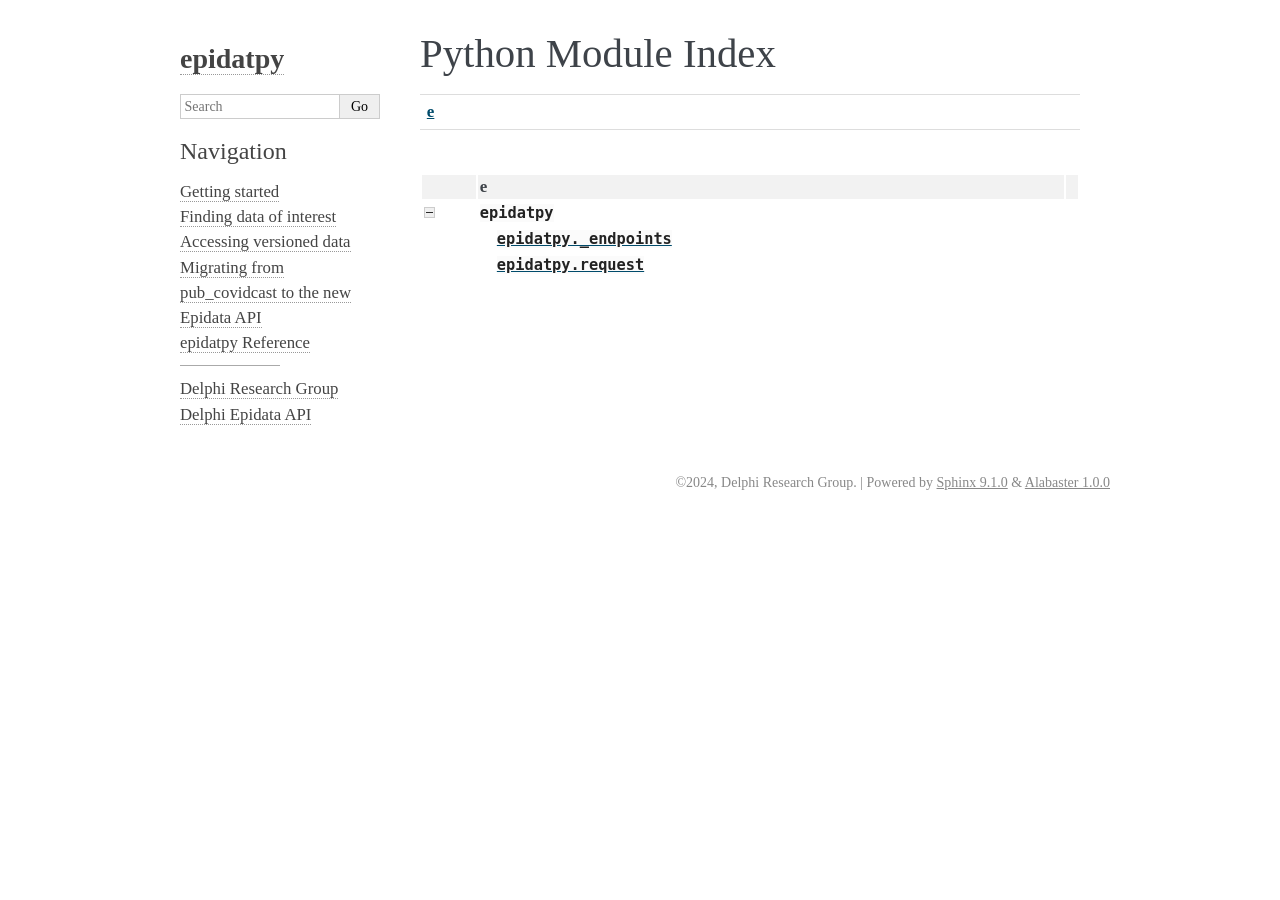
<file: py-modindex.html>
<!DOCTYPE html>

<html lang="en" data-content_root="./">
  <head>
    <meta charset="utf-8" />
    <meta name="viewport" content="width=device-width, initial-scale=1.0" />
    <title>Python Module Index &#8212; epidatpy 0.6.0 documentation</title>
    <link rel="stylesheet" type="text/css" href="_static/pygments.css?v=5ecbeea2" />
    <link rel="stylesheet" type="text/css" href="_static/basic.css?v=b08954a9" />
    <link rel="stylesheet" type="text/css" href="_static/alabaster.css?v=27fed22d" />
    <link rel="stylesheet" type="text/css" href="_static/mystnb.11b39860a7a0cbfd473a3ad8a317855267ff0bd372690045ca344a6b62be495e.css" />
    <script src="_static/documentation_options.js?v=8fa8b3e9"></script>
    <script src="_static/doctools.js?v=fd6eb6e6"></script>
    <script src="_static/sphinx_highlight.js?v=6ffebe34"></script>
    <link rel="index" title="Index" href="genindex.html" />
    <link rel="search" title="Search" href="search.html" />

   
  <link rel="stylesheet" href="_static/custom.css" type="text/css" />
  

  
  



  </head><body>
  

    <div class="document">
      <div class="documentwrapper">
        <div class="bodywrapper">
          

          <div class="body" role="main">
            

   <h1>Python Module Index</h1>

   <div class="modindex-jumpbox">
   <a href="#cap-e"><strong>e</strong></a>
   </div>

   <table class="indextable modindextable">
     <tr class="pcap"><td></td><td>&#160;</td><td></td></tr>
     <tr class="cap" id="cap-e"><td></td><td>
       <strong>e</strong></td><td></td></tr>
     <tr>
       <td><img src="_static/minus.png" class="toggler"
              id="toggle-1" style="display: none" alt="-" /></td>
       <td>
       <code class="xref">epidatpy</code></td><td>
       <em></em></td></tr>
     <tr class="cg-1">
       <td></td>
       <td>&#160;&#160;&#160;
       <a href="epidatpy.html#module-epidatpy._endpoints"><code class="xref">epidatpy._endpoints</code></a></td><td>
       <em></em></td></tr>
     <tr class="cg-1">
       <td></td>
       <td>&#160;&#160;&#160;
       <a href="epidatpy.html#module-epidatpy.request"><code class="xref">epidatpy.request</code></a></td><td>
       <em></em></td></tr>
   </table>


          </div>
          
        </div>
      </div>
      <div class="sphinxsidebar" role="navigation" aria-label="Main">
        <div class="sphinxsidebarwrapper">
<h1 class="logo"><a href="index.html">epidatpy</a></h1>









<search id="searchbox" style="display: none" role="search">
    <div class="searchformwrapper">
    <form class="search" action="search.html" method="get">
      <input type="text" name="q" aria-labelledby="searchlabel" autocomplete="off" autocorrect="off" autocapitalize="off" spellcheck="false" placeholder="Search"/>
      <input type="submit" value="Go" />
    </form>
    </div>
</search>
<script>document.getElementById('searchbox').style.display = "block"</script><h3>Navigation</h3>
<ul>
<li class="toctree-l1"><a class="reference internal" href="getting_started.html">Getting started</a></li>
<li class="toctree-l1"><a class="reference internal" href="signal_discovery.html">Finding data of interest</a></li>
<li class="toctree-l1"><a class="reference internal" href="versioned_data.html">Accessing versioned data</a></li>
<li class="toctree-l1"><a class="reference internal" href="migration_guide.html">Migrating from pub_covidcast to the new Epidata API</a></li>
<li class="toctree-l1"><a class="reference internal" href="epidatpy.html">epidatpy Reference</a></li>
</ul>


<hr />
<ul>
    
    <li class="toctree-l1"><a href="https://delphi.cmu.edu/">Delphi Research Group</a></li>
    
    <li class="toctree-l1"><a href="https://cmu-delphi.github.io/delphi-epidata">Delphi Epidata API</a></li>
    
</ul>
<div class="relations">
<h3>Related Topics</h3>
<ul>
  <li><a href="index.html">Documentation overview</a><ul>
  </ul></li>
</ul>
</div>








        </div>
      </div>
      <div class="clearer"></div>
    </div>
    <div class="footer">
      &#169;2024, Delphi Research Group.
      
      |
      Powered by <a href="https://www.sphinx-doc.org/">Sphinx 9.1.0</a>
      &amp; <a href="https://alabaster.readthedocs.io">Alabaster 1.0.0</a>
      
    </div>

    

    
  </body>
</html>
</file>
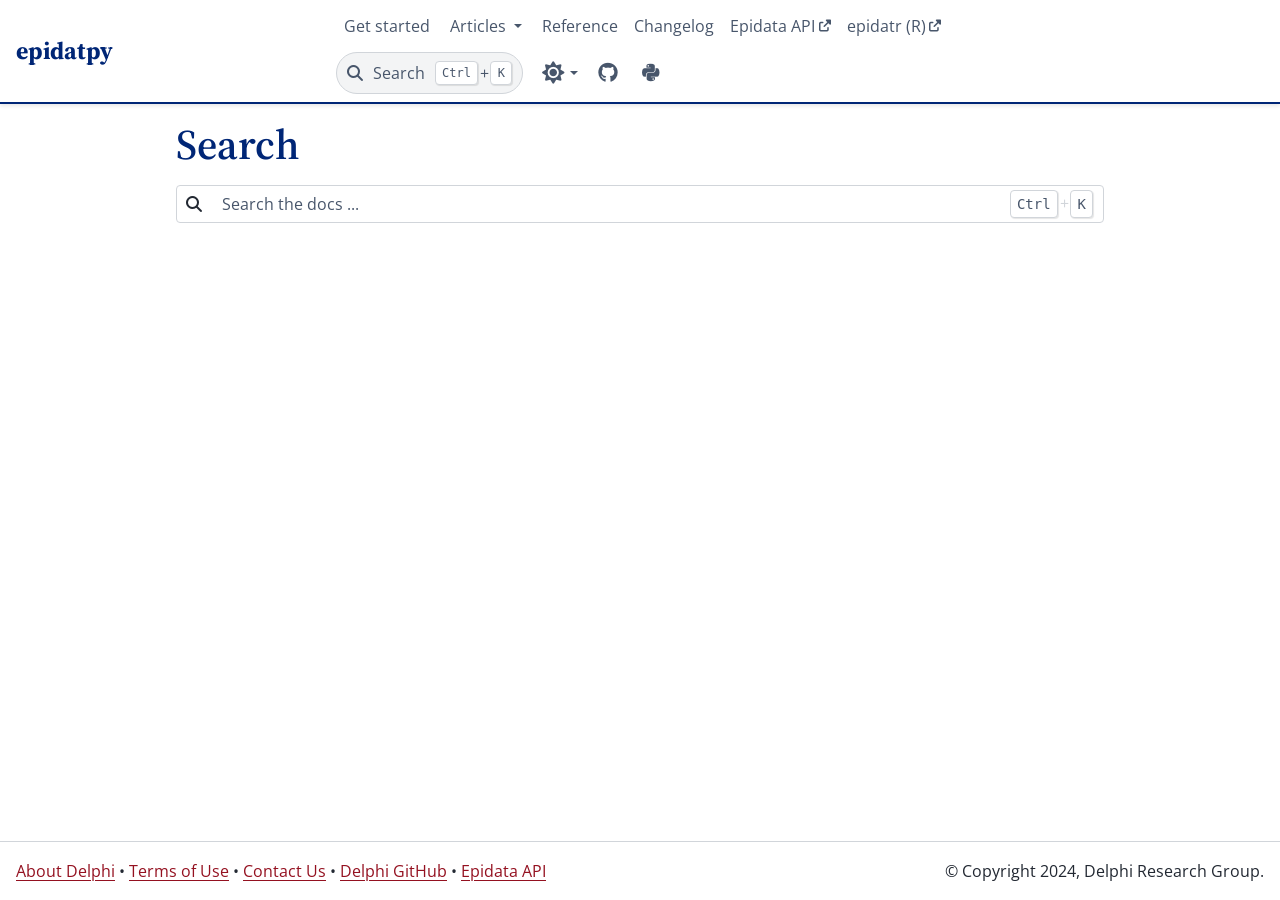
<file: search.html>
<!DOCTYPE html>


<html lang="en" data-content_root="./" data-theme="light">

  <head>
    <meta charset="utf-8" />
    <meta name="viewport" content="width=device-width, initial-scale=1.0" /><title>Search - epidatpy</title>
  
  
  
  <script data-cfasync="false">
    document.documentElement.dataset.mode = localStorage.getItem("mode") || "light";
    document.documentElement.dataset.theme = localStorage.getItem("theme") || "light";
  </script>
  <!--
    this give us a css class that will be invisible only if js is disabled
  -->
  <noscript>
    <style>
      .pst-js-only { display: none !important; }

    </style>
  </noscript>
  
  <!-- Loaded before other Sphinx assets -->
  <link href="_static/styles/theme.css?digest=75c7c72ae941e8b558d8" rel="stylesheet" />
<link href="_static/styles/pydata-sphinx-theme.css?digest=75c7c72ae941e8b558d8" rel="stylesheet" />

    <link rel="stylesheet" type="text/css" href="_static/pygments.css?v=8f2a1f02" />
    <link rel="stylesheet" type="text/css" href="_static/sphinx_autodoc_typehints.css?v=057ac668" />
    <link rel="stylesheet" type="text/css" href="_static/mystnb.11b39860a7a0cbfd473a3ad8a317855267ff0bd372690045ca344a6b62be495e.css" />
    <link rel="stylesheet" type="text/css" href="_static/copybutton.css?v=76b2166b" />
    <link rel="stylesheet" type="text/css" href="_static/sphinx-design.min.css?v=6a604523" />
    <link rel="stylesheet" type="text/css" href="_static/delphi.css?v=4d342541" />
    <link rel="stylesheet" type="text/css" href="_static/notebooks.css?v=96e93511" />
  
  <!-- So that users can add custom icons -->
  <script defer src="_static/scripts/fontawesome.js?digest=75c7c72ae941e8b558d8"></script>
  <!-- Pre-loaded scripts that we'll load fully later -->
  <link rel="preload" as="script" href="_static/scripts/bootstrap.js?digest=75c7c72ae941e8b558d8" />
<link rel="preload" as="script" href="_static/scripts/pydata-sphinx-theme.js?digest=75c7c72ae941e8b558d8" />

    <script src="_static/documentation_options.js?v=486e5634"></script>
    <script src="_static/doctools.js?v=fd6eb6e6"></script>
    <script src="_static/sphinx_highlight.js?v=6ffebe34"></script>
    <script src="_static/clipboard.min.js?v=a7894cd8"></script>
    <script src="_static/copybutton.js?v=f281be69"></script>
    <script data-sd-tabs-storage-prefix="sphinx-design-tab-id-" src="_static/design-tabs.js?v=fcb327ea"></script>
    <script>DOCUMENTATION_OPTIONS.pagename = 'search';</script>
    <script>DOCUMENTATION_OPTIONS.search_as_you_type = false;</script>
  <script src="_static/searchtools.js"></script>
  <script src="_static/language_data.js"></script>
  <script src="searchindex.js"></script>
    <link rel="index" title="Index" href="genindex.html" />
    <link rel="search" title="Search" href="#" />
  <meta name="viewport" content="width=device-width, initial-scale=1"/>
  <meta name="color-scheme" content="light dark"/>
  <meta name="docsearch:language" content="en"/>
  <meta name="docsearch:version" content="0.8.0" />
  
    
  
  </head>
  <body data-default-mode="light">
  
  
  <div id="pst-skip-link" class="skip-link d-print-none"><a href="#main-content">Skip to main content</a></div>

  
  <div id="pst-scroll-pixel-helper"></div>
  
  <button type="button" class="btn rounded-pill" id="pst-back-to-top">
    <i class="fa-solid fa-arrow-up"></i>Back to top</button>
  
  
  
  
  <dialog id="pst-search-dialog">
    
<form class="bd-search d-flex align-items-center"
      action="#"
      method="get">
  <i class="fa-solid fa-magnifying-glass"></i>
  <input type="search"
         class="form-control"
         name="q"
         placeholder="Search the docs ..."
         aria-label="Search the docs ..."
         autocomplete="off"
         autocorrect="off"
         autocapitalize="off"
         spellcheck="false"/>
  <span class="search-button__kbd-shortcut"><kbd class="kbd-shortcut__modifier">Ctrl</kbd>+<kbd>K</kbd></span>
</form>
  </dialog>

  <div class="pst-async-banner-revealer d-none">
  <aside id="bd-header-version-warning" class="d-none d-print-none" aria-label="Version warning"></aside>
</div>

  
    <header id="pst-header" class="bd-header navbar navbar-expand-lg bd-navbar d-print-none">
<div class="bd-header__inner bd-page-width">
  <button type="button" class="pst-navbar-icon sidebar-toggle primary-toggle" aria-label="Site navigation" aria-expanded="false" aria-controls="pst-primary-sidebar-modal">
    <span class="fa-solid fa-bars"></span>
  </button>
  
  
  <div class="col-lg-3 navbar-header-items__start">
    
      <div class="navbar-item">

  
    
  

<a class="navbar-brand logo" href="index.html">
  
  
  
  
  
  
    <p class="title logo__title">epidatpy</p>
  
</a></div>
    
  </div>
  
  <div class="col-lg-9 navbar-header-items">
    
    <div class="me-auto navbar-header-items__center">
      
        <div class="navbar-item"><nav>
  <ul class="bd-navbar-elements navbar-nav">
    <li class="nav-item ">
  <a class="nav-link nav-internal" href="getting_started.html">Get started</a>
</li>
    <li class="nav-item dropdown ">
      <button class="btn dropdown-toggle nav-item" type="button" data-bs-toggle="dropdown" aria-expanded="false" aria-controls="delphi-nav-articles">
        Articles
      </button>
      <ul id="delphi-nav-articles" class="dropdown-menu">
        <li><a class="nav-link dropdown-item nav-internal" href="signal_discovery.html">Signal discovery</a></li>
        <li><a class="nav-link dropdown-item nav-internal" href="versioned_data.html">Versioned data</a></li>
        <li><a class="nav-link dropdown-item nav-internal" href="migration_guide.html">Migration guide</a></li>
      </ul>
    </li>
    <li class="nav-item ">
  <a class="nav-link nav-internal" href="epidatpy.html">Reference</a>
</li>
    <li class="nav-item ">
  <a class="nav-link nav-internal" href="changelog.html">Changelog</a>
</li>
    <li class="nav-item">
      <a class="nav-link nav-external" href="https://cmu-delphi.github.io/delphi-epidata/">Epidata API</a>
    </li>
    <li class="nav-item">
      <a class="nav-link nav-external" href="https://cmu-delphi.github.io/epidatr/">epidatr (R)</a>
    </li>
  </ul>
</nav></div>
      
    </div>
    
    
    <div class="navbar-header-items__end">
      
        <div class="navbar-item navbar-persistent--container">
          

<button type="button" class="btn search-button-field search-button__button pst-js-only" title="Search" aria-label="Search" data-bs-placement="bottom" data-bs-toggle="tooltip">
 <i class="fa-solid fa-magnifying-glass"></i>
 <span class="search-button__default-text">Search</span>
 <span class="search-button__kbd-shortcut"><kbd class="kbd-shortcut__modifier">Ctrl</kbd>+<kbd class="kbd-shortcut__modifier">K</kbd></span>
</button>
        </div>
      
      
        <div class="navbar-item">

<div class="theme-switch-container dropdown pst-js-only" data-bs-toggle="tooltip" data-bs-placement="bottom" title="Color mode">
  <button type="button" class="btn btn-sm nav-link pst-navbar-icon theme-switch-button dropdown-toggle" aria-label="Color mode" data-bs-toggle="dropdown">
    <i class="theme-switch fa-solid fa-sun fa-lg" data-mode="light" title="Light"></i>
    <i class="theme-switch fa-solid fa-moon fa-lg" data-mode="dark" title="Dark"></i>
    <i class="theme-switch fa-solid fa-circle-half-stroke fa-lg" data-mode="auto" title="System Settings"></i>
  </button>
  <ul class="dropdown-menu dropdown-menu-end">
    <li><button type="button" class="dropdown-item d-flex align-items-center theme-change-button" data-mode="auto"><i class="fa-solid fa-circle-half-stroke fa-lg me-1"></i>System Settings</button></li>
    <li><button type="button" class="dropdown-item d-flex align-items-center theme-change-button" data-mode="light"><i class="fa-solid fa-sun fa-lg me-1"></i>Light</button></li>
    <li><button type="button" class="dropdown-item d-flex align-items-center theme-change-button" data-mode="dark"><i class="fa-solid fa-moon fa-lg me-1"></i>Dark</button></li>
  </ul>
</div></div>
      
        <div class="navbar-item"><ul class="navbar-icon-links"
    aria-label="Icon Links">
        <li class="nav-item">
          
          
          
          
          
          
          
          
          <a href="https://github.com/cmu-delphi/epidatpy" title="GitHub" class="nav-link pst-navbar-icon" rel="noopener" target="_blank" data-bs-toggle="tooltip" data-bs-placement="bottom"><i class="fa-brands fa-github fa-lg" aria-hidden="true"></i><span class="visually-hidden">GitHub</span></a>
        </li>
        <li class="nav-item">
          
          
          
          
          
          
          
          
          <a href="https://pypi.org/project/epidatpy/" title="PyPI" class="nav-link pst-navbar-icon" rel="noopener" target="_blank" data-bs-toggle="tooltip" data-bs-placement="bottom"><i class="fa-brands fa-python fa-lg" aria-hidden="true"></i><span class="visually-hidden">PyPI</span></a>
        </li>
</ul></div>
      
    </div>
    
  </div>
  
  
    <div class="navbar-persistent--mobile">

<button type="button" class="btn search-button-field search-button__button pst-js-only" title="Search" aria-label="Search" data-bs-placement="bottom" data-bs-toggle="tooltip">
 <i class="fa-solid fa-magnifying-glass"></i>
 <span class="search-button__default-text">Search</span>
 <span class="search-button__kbd-shortcut"><kbd class="kbd-shortcut__modifier">Ctrl</kbd>+<kbd class="kbd-shortcut__modifier">K</kbd></span>
</button>
    </div>
  

  
</div>

    </header>
  

  <div class="bd-container">
    <div class="bd-container__inner bd-page-width">
      
      
      
        
      
      <dialog id="pst-primary-sidebar-modal" tabindex="-1"></dialog>
      <div id="pst-primary-sidebar" class="bd-sidebar-primary bd-sidebar hide-on-wide">
        

  
  <div class="sidebar-header-items sidebar-primary__section">
    
    
      <div class="sidebar-header-items__center">
        
          
          
            <div class="navbar-item"><nav>
  <ul class="bd-navbar-elements navbar-nav">
    <li class="nav-item ">
  <a class="nav-link nav-internal" href="getting_started.html">Get started</a>
</li>
    <li class="nav-item dropdown ">
      <button class="btn dropdown-toggle nav-item" type="button" data-bs-toggle="dropdown" aria-expanded="false" aria-controls="delphi-nav-articles">
        Articles
      </button>
      <ul id="delphi-nav-articles" class="dropdown-menu">
        <li><a class="nav-link dropdown-item nav-internal" href="signal_discovery.html">Signal discovery</a></li>
        <li><a class="nav-link dropdown-item nav-internal" href="versioned_data.html">Versioned data</a></li>
        <li><a class="nav-link dropdown-item nav-internal" href="migration_guide.html">Migration guide</a></li>
      </ul>
    </li>
    <li class="nav-item ">
  <a class="nav-link nav-internal" href="epidatpy.html">Reference</a>
</li>
    <li class="nav-item ">
  <a class="nav-link nav-internal" href="changelog.html">Changelog</a>
</li>
    <li class="nav-item">
      <a class="nav-link nav-external" href="https://cmu-delphi.github.io/delphi-epidata/">Epidata API</a>
    </li>
    <li class="nav-item">
      <a class="nav-link nav-external" href="https://cmu-delphi.github.io/epidatr/">epidatr (R)</a>
    </li>
  </ul>
</nav></div>
          
        
      </div>
    
    
    
      <div class="sidebar-header-items__end">
        
          <div class="navbar-item">

<div class="theme-switch-container dropdown pst-js-only" data-bs-toggle="tooltip" data-bs-placement="bottom" title="Color mode">
  <button type="button" class="btn btn-sm nav-link pst-navbar-icon theme-switch-button dropdown-toggle" aria-label="Color mode" data-bs-toggle="dropdown">
    <i class="theme-switch fa-solid fa-sun fa-lg" data-mode="light" title="Light"></i>
    <i class="theme-switch fa-solid fa-moon fa-lg" data-mode="dark" title="Dark"></i>
    <i class="theme-switch fa-solid fa-circle-half-stroke fa-lg" data-mode="auto" title="System Settings"></i>
  </button>
  <ul class="dropdown-menu dropdown-menu-end">
    <li><button type="button" class="dropdown-item d-flex align-items-center theme-change-button" data-mode="auto"><i class="fa-solid fa-circle-half-stroke fa-lg me-1"></i>System Settings</button></li>
    <li><button type="button" class="dropdown-item d-flex align-items-center theme-change-button" data-mode="light"><i class="fa-solid fa-sun fa-lg me-1"></i>Light</button></li>
    <li><button type="button" class="dropdown-item d-flex align-items-center theme-change-button" data-mode="dark"><i class="fa-solid fa-moon fa-lg me-1"></i>Dark</button></li>
  </ul>
</div></div>
        
          <div class="navbar-item"><ul class="navbar-icon-links"
    aria-label="Icon Links">
        <li class="nav-item">
          
          
          
          
          
          
          
          
          <a href="https://github.com/cmu-delphi/epidatpy" title="GitHub" class="nav-link pst-navbar-icon" rel="noopener" target="_blank" data-bs-toggle="tooltip" data-bs-placement="bottom"><i class="fa-brands fa-github fa-lg" aria-hidden="true"></i><span class="visually-hidden">GitHub</span></a>
        </li>
        <li class="nav-item">
          
          
          
          
          
          
          
          
          <a href="https://pypi.org/project/epidatpy/" title="PyPI" class="nav-link pst-navbar-icon" rel="noopener" target="_blank" data-bs-toggle="tooltip" data-bs-placement="bottom"><i class="fa-brands fa-python fa-lg" aria-hidden="true"></i><span class="visually-hidden">PyPI</span></a>
        </li>
</ul></div>
        
      </div>
    
  </div>
  
  
  <div class="sidebar-primary-items__end sidebar-primary__section">
      <div class="sidebar-primary-item">
<div id="ethical-ad-placement"
      class="flat"
      data-ea-publisher="readthedocs"
      data-ea-type="readthedocs-sidebar"
      data-ea-manual="true">
</div></div>
  </div>


      </div>
      
      <main id="main-content" class="bd-main" role="main">
        
        
          <div class="bd-content">
            <div class="bd-article-container">
              
              <div class="bd-header-article d-print-none"></div>
              
              
  <div class="bd-search-container">
    <h1>Search</h1>
    <noscript>
      <div class="admonition error">
        <p class="admonition-title">Error</p>
        <p>Please activate JavaScript to enable the search functionality.</p>
      </div>
    </noscript>
    
<form class="bd-search d-flex align-items-center"
      action="#"
      method="get">
  <i class="fa-solid fa-magnifying-glass"></i>
  <input type="search"
         class="form-control"
         name="q"
         placeholder="Search the docs ..."
         aria-label="Search the docs ..."
         autocomplete="off"
         autocorrect="off"
         autocapitalize="off"
         spellcheck="false"/>
  <span class="search-button__kbd-shortcut"><kbd class="kbd-shortcut__modifier">Ctrl</kbd>+<kbd>K</kbd></span>
</form>
    <div id="search-results"></div>
  </div>
  <script>
    // Activate the search field on page load
    let searchInput = document.querySelector("form.bd-search input");
    if (searchInput) {
        searchInput.focus();
        searchInput.select();
        console.log("[PST]: Set focus on search field.");
    }
  </script>

              
              
              
              
                <footer class="prev-next-footer d-print-none">
                  
<div class="prev-next-area">
</div>
                </footer>
              
            </div>
            
            
              
            
          </div>
          <footer class="bd-footer-content">
            
          </footer>
        
      </main>
    </div>
  </div>
  
  <!-- Scripts loaded after <body> so the DOM is not blocked -->
  <script defer src="_static/scripts/bootstrap.js?digest=75c7c72ae941e8b558d8"></script>
<script defer src="_static/scripts/pydata-sphinx-theme.js?digest=75c7c72ae941e8b558d8"></script>

  <footer class="bd-footer">
<div class="bd-footer__inner bd-page-width">
  
    <div class="footer-items__start">
      
        <div class="footer-item"><p class="delphi-links">
  <a href="https://delphi.cmu.edu/about/">About Delphi</a> &bull;
  <a href="https://delphi.cmu.edu/epidemic-signals/terms-of-use/">Terms of Use</a> &bull;
  <a href="https://docs.google.com/forms/u/1/d/e/1FAIpQLScqgT1fKZr5VWBfsaSp-DNaN03aV6EoZU4YljIzHJ1Wl_zmtg/viewform">Contact Us</a> &bull;
  <a href="https://github.com/cmu-delphi/">Delphi GitHub</a> &bull;
  <a href="https://cmu-delphi.github.io/delphi-epidata/">Epidata API</a>
</p></div>
      
    </div>
  
  
  
    <div class="footer-items__end">
      
        <div class="footer-item">

  <p class="copyright">
    
      © Copyright 2024, Delphi Research Group.
      <br/>
    
  </p>
</div>
      
    </div>
  
</div>

  </footer>
  </body>
</html>
</file>
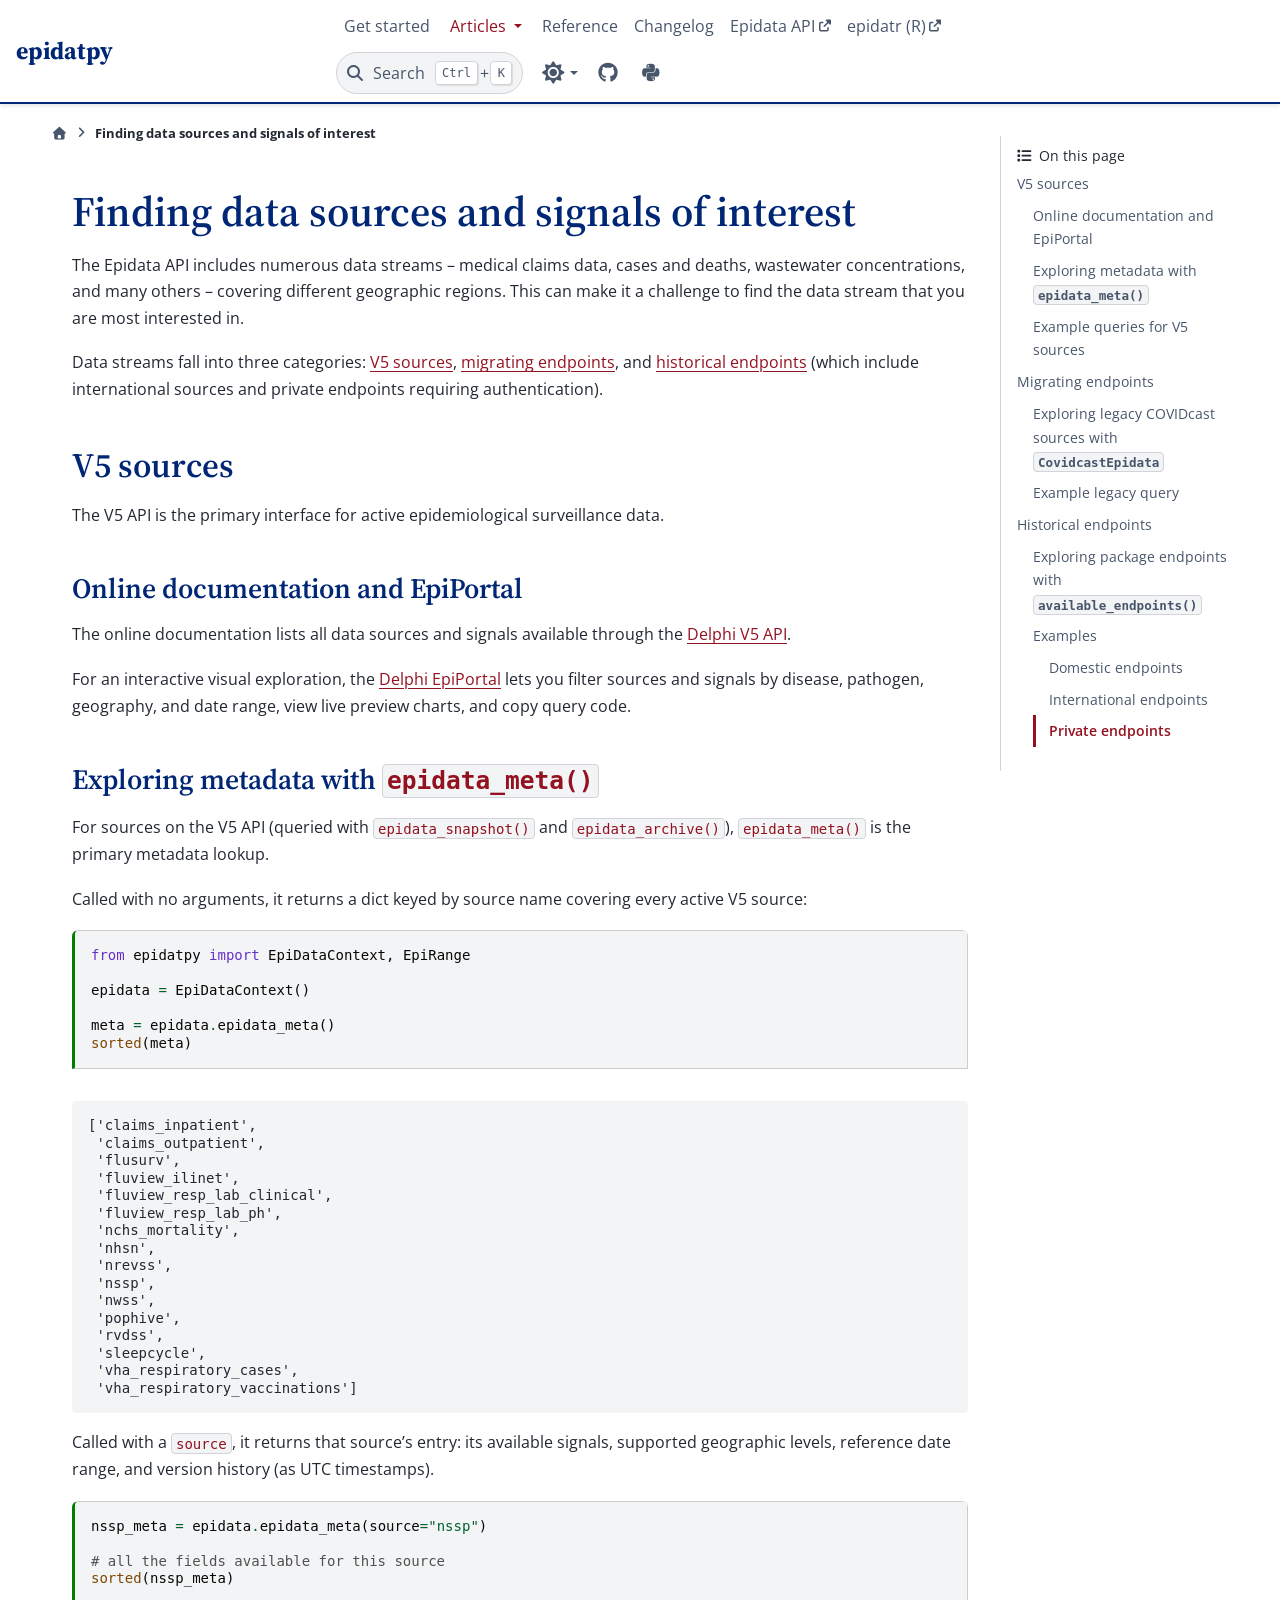
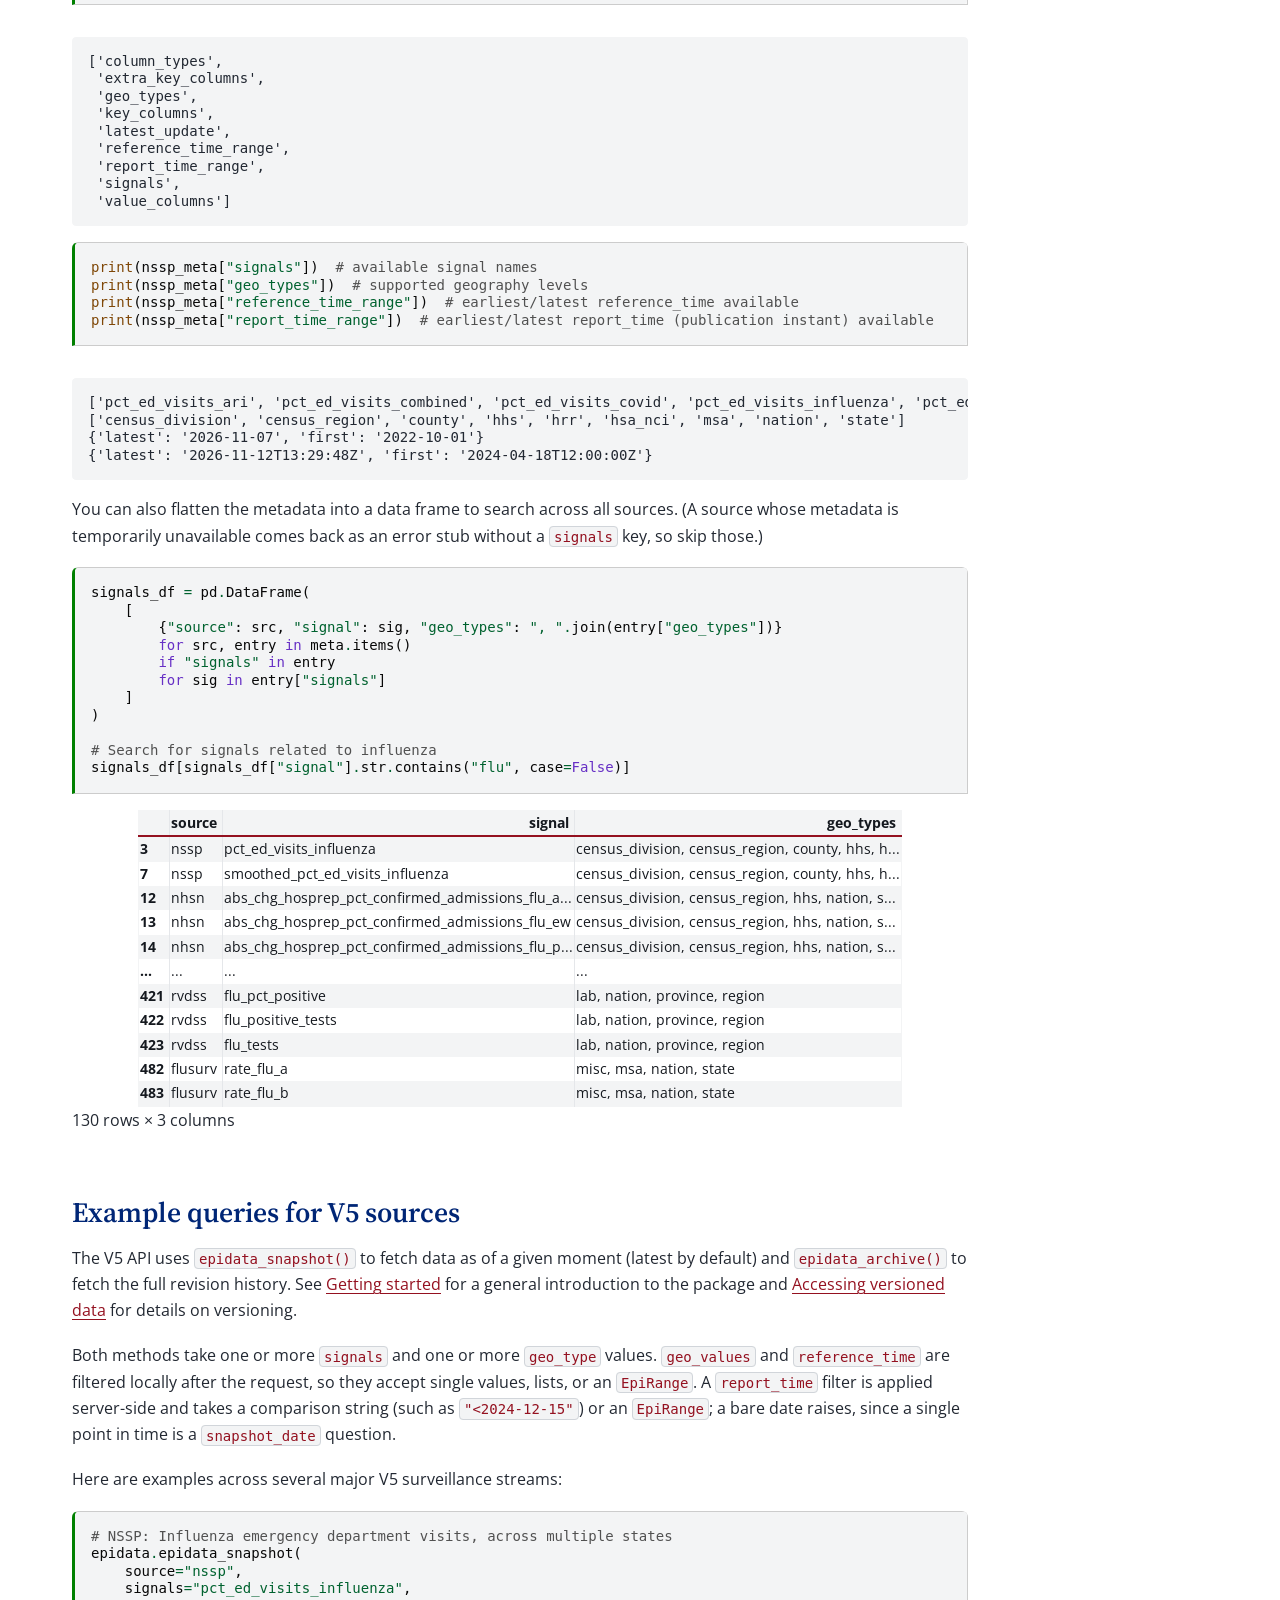
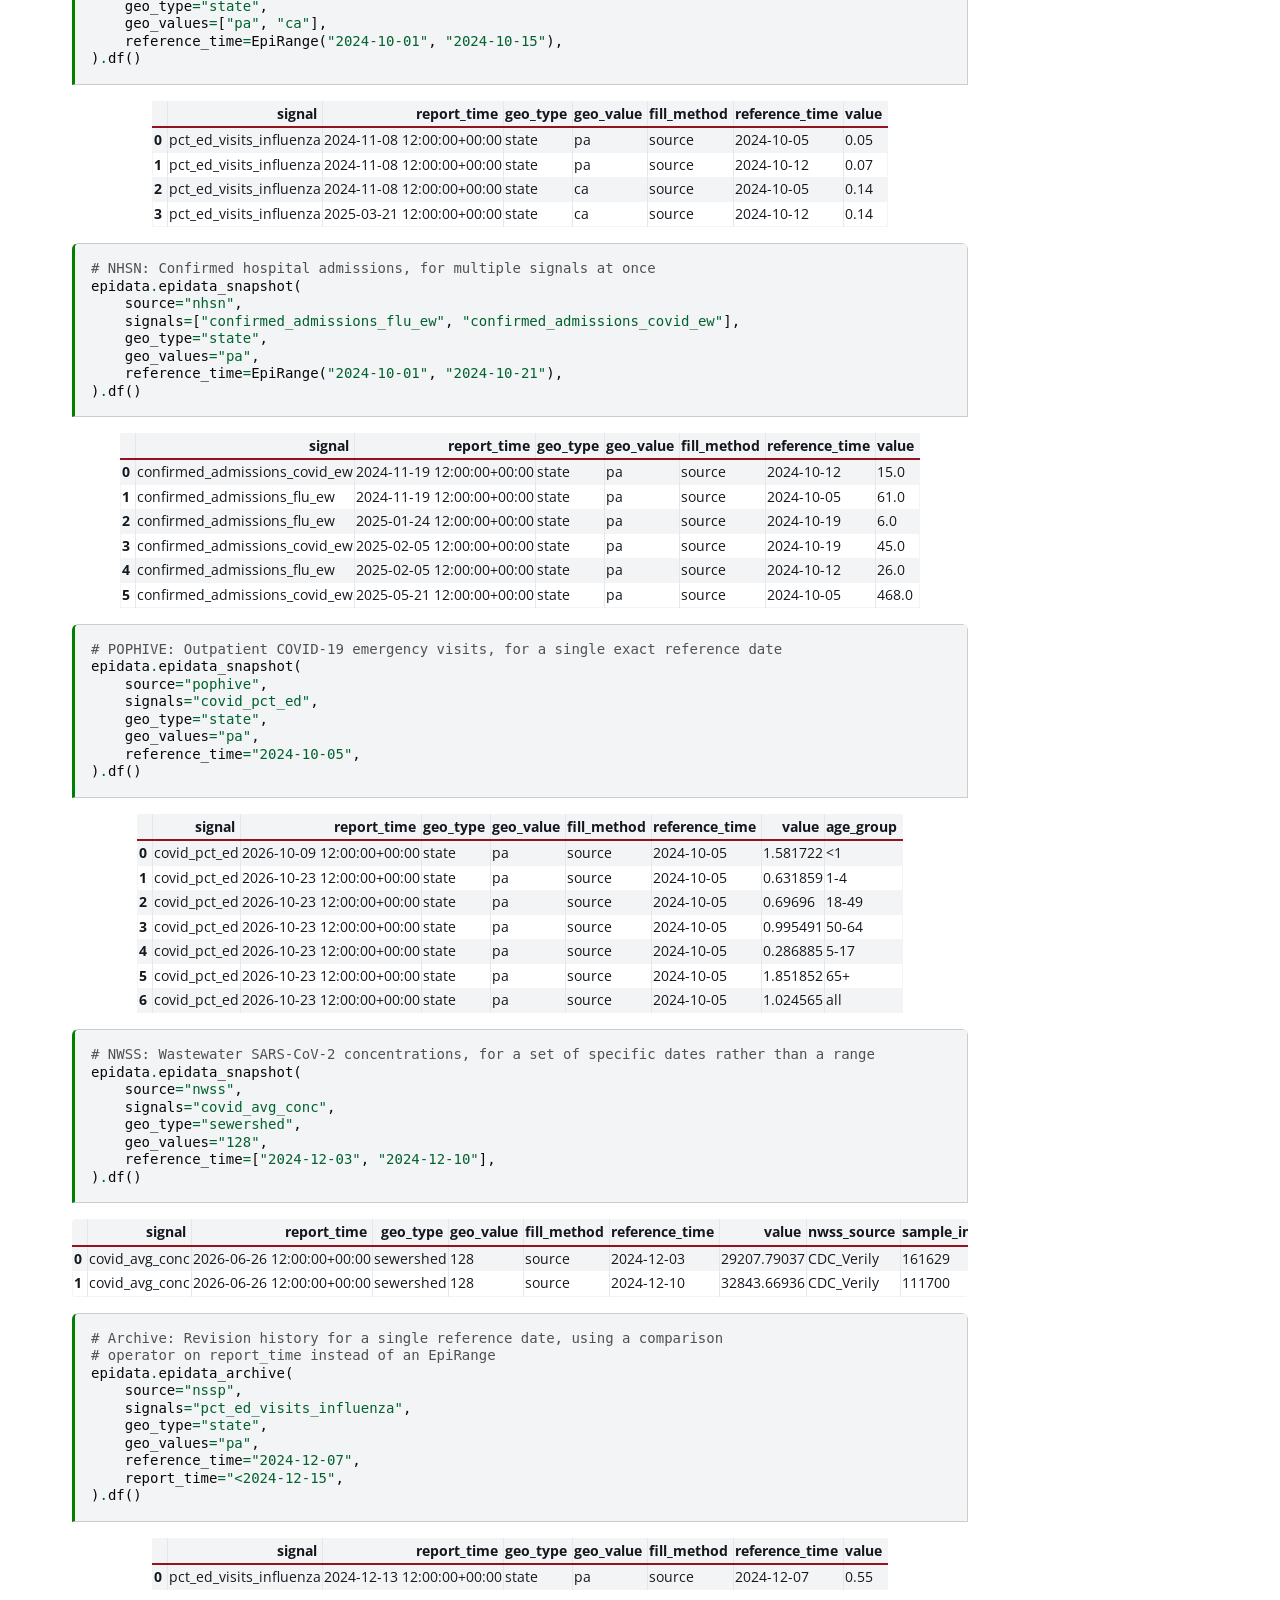
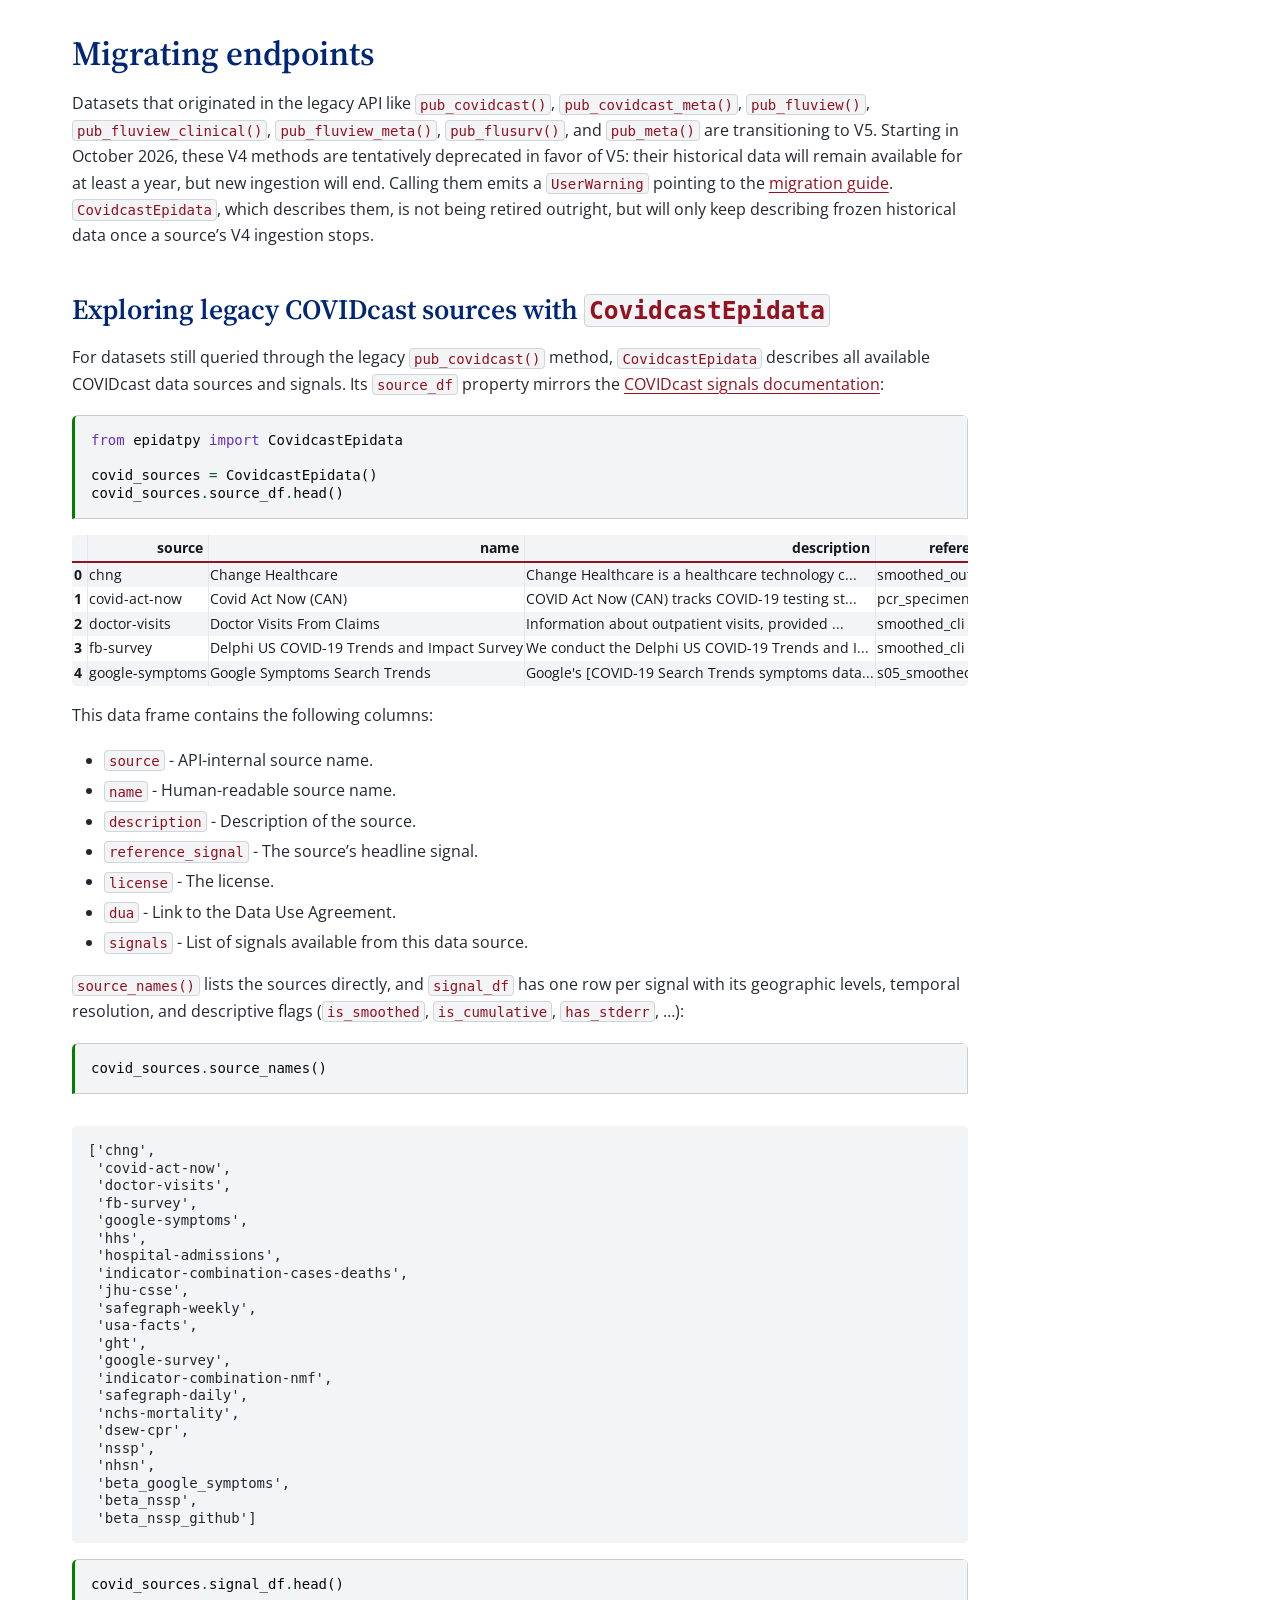
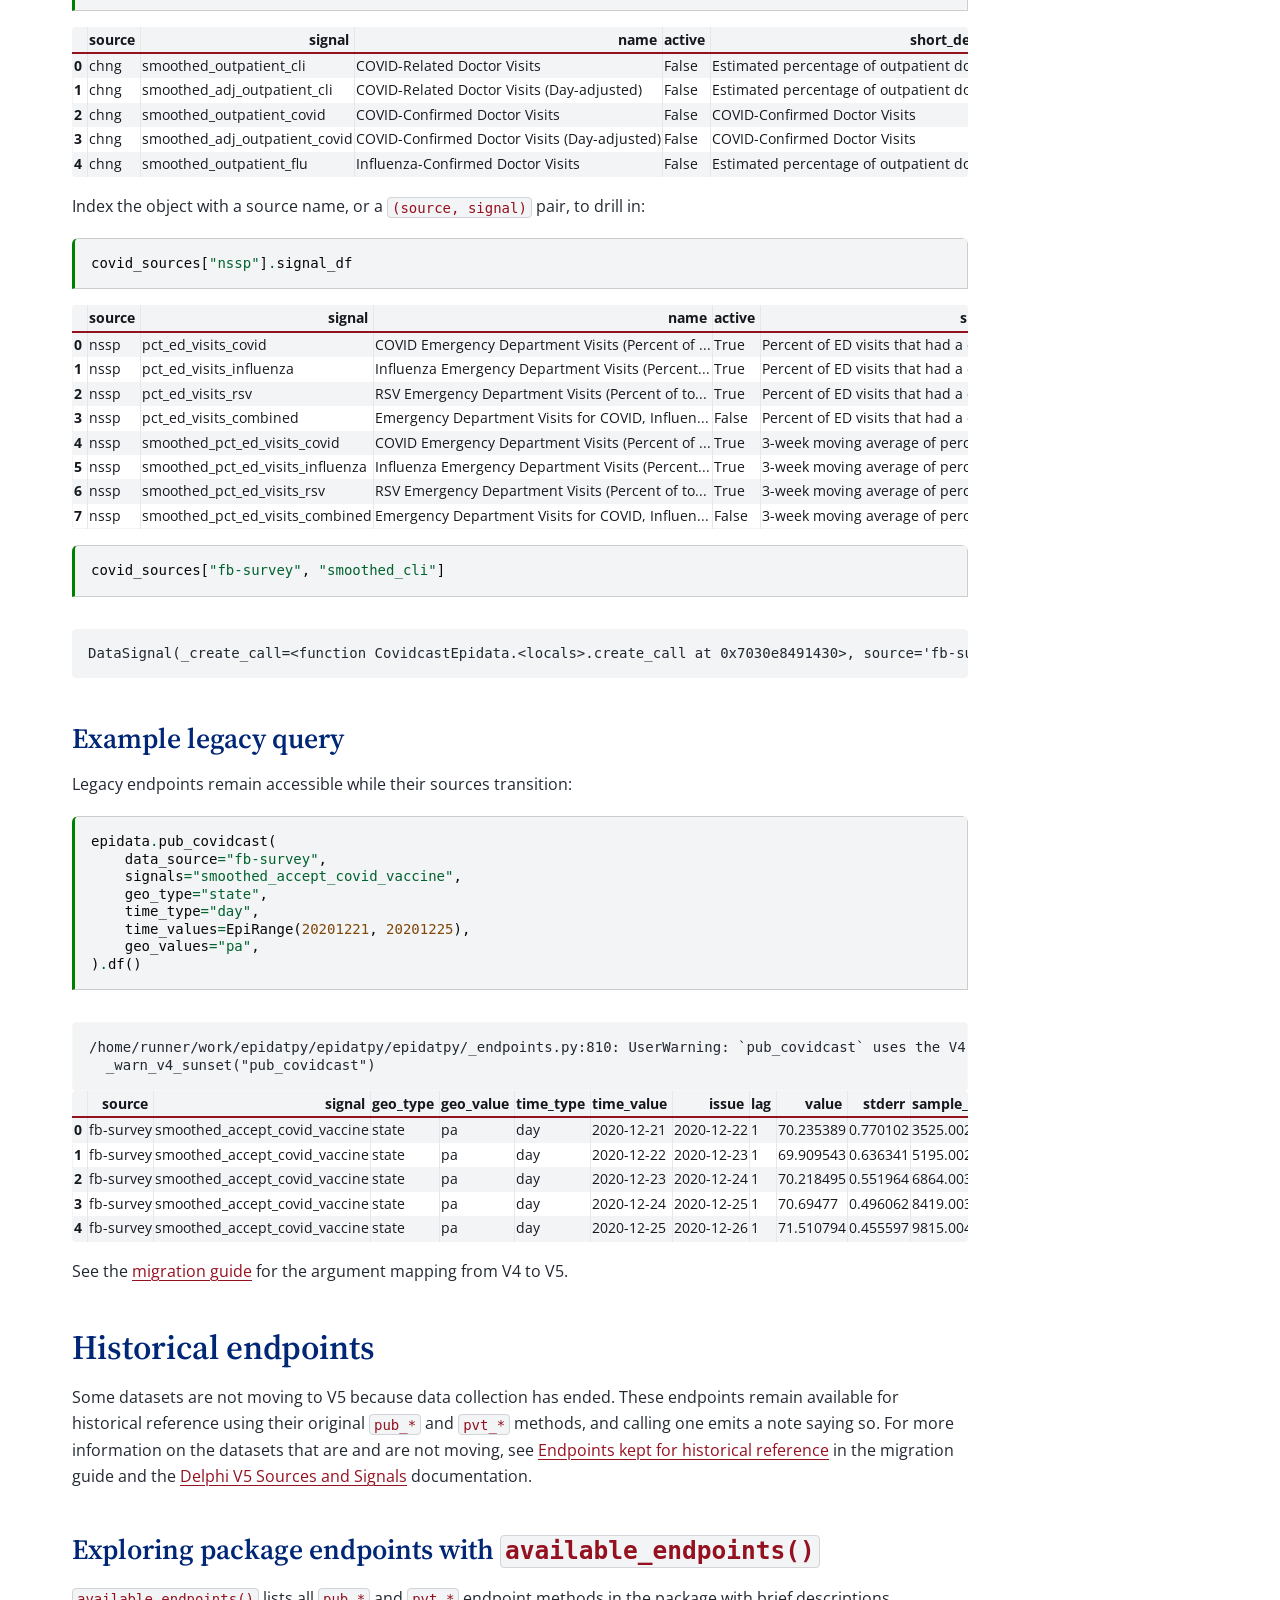
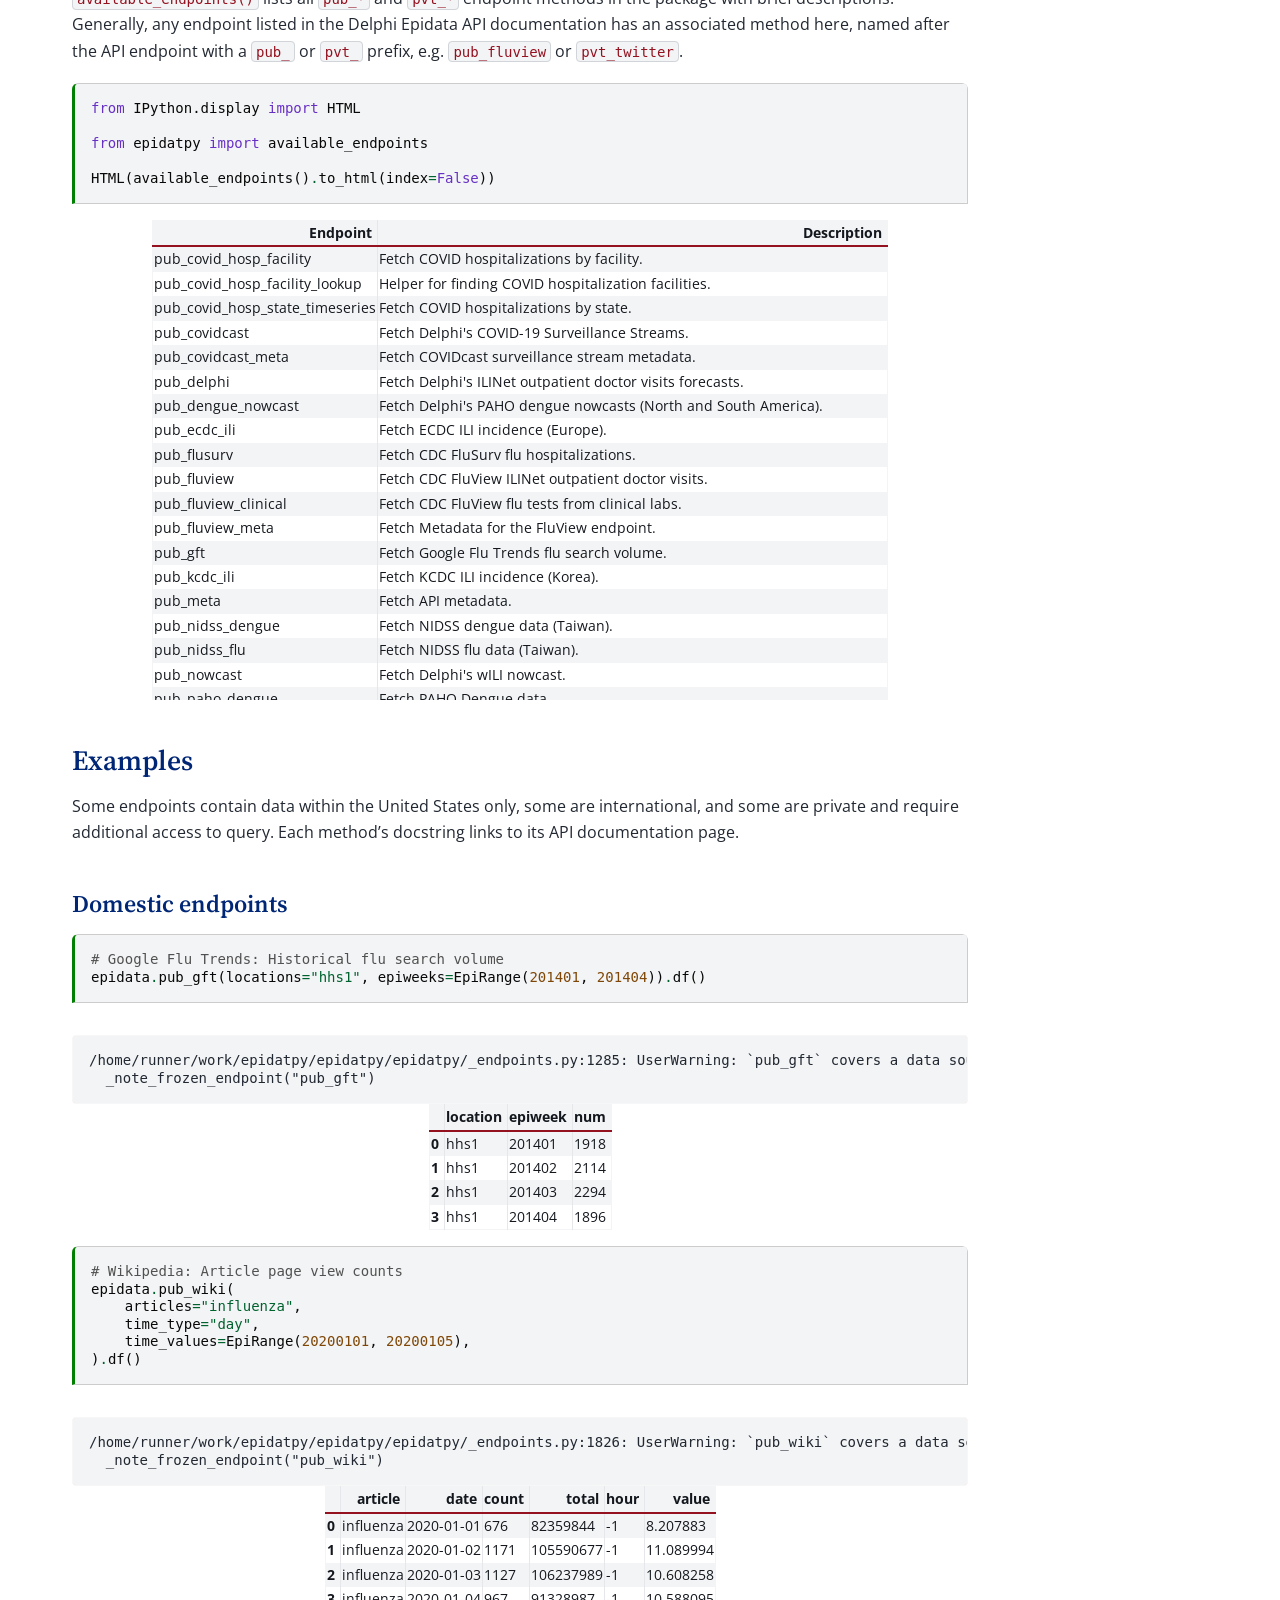
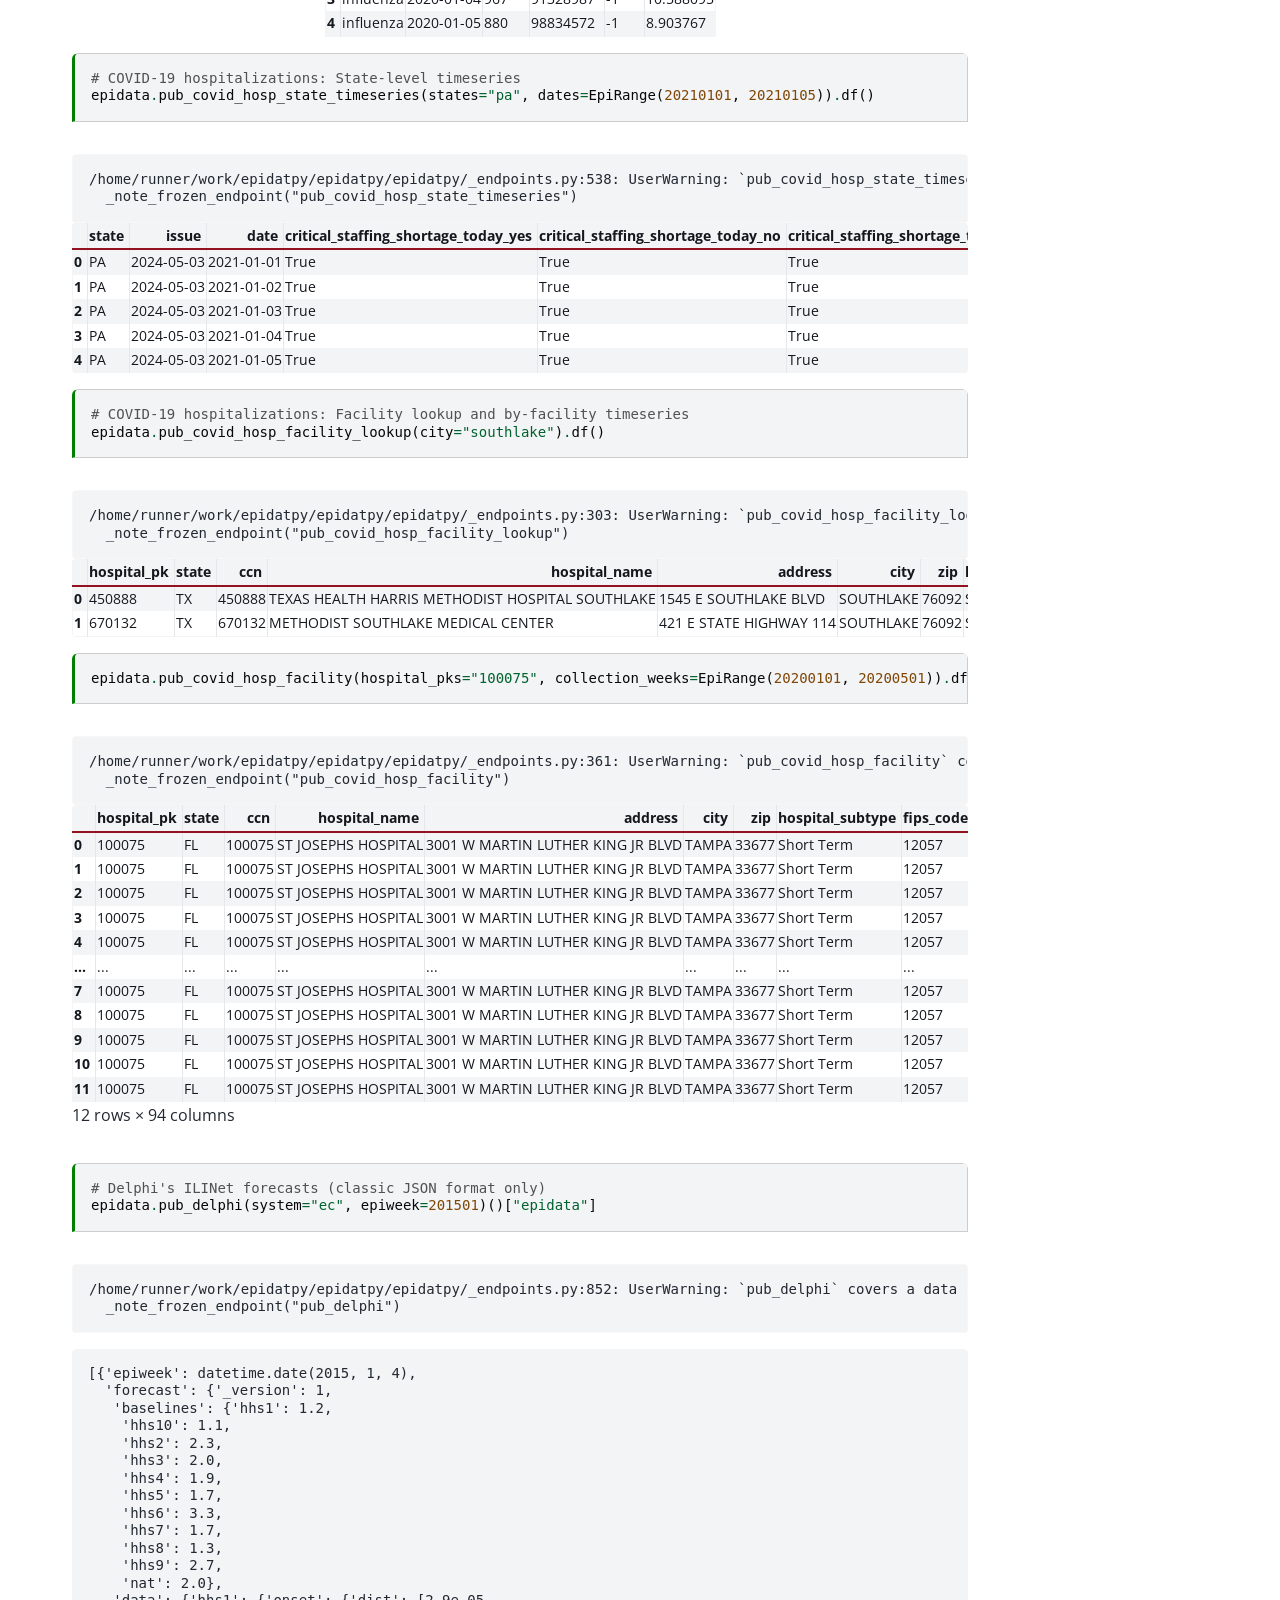
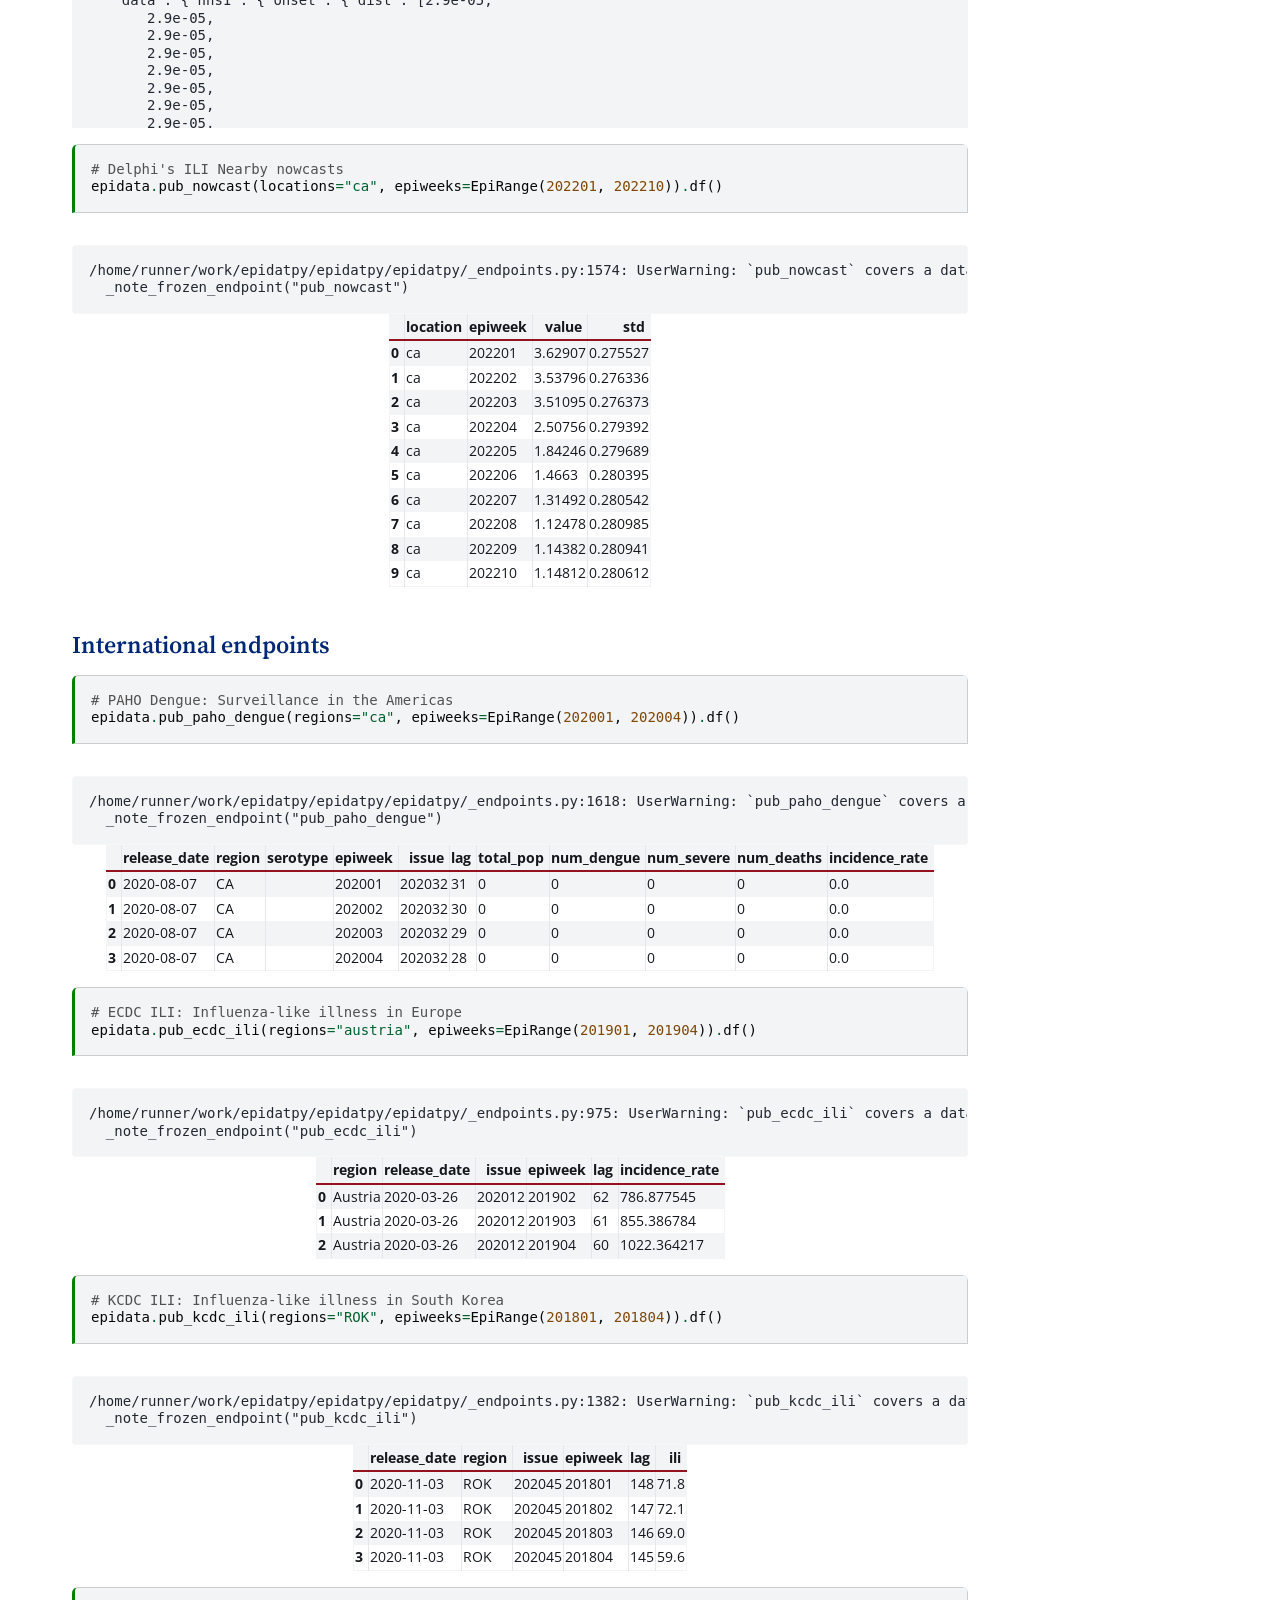
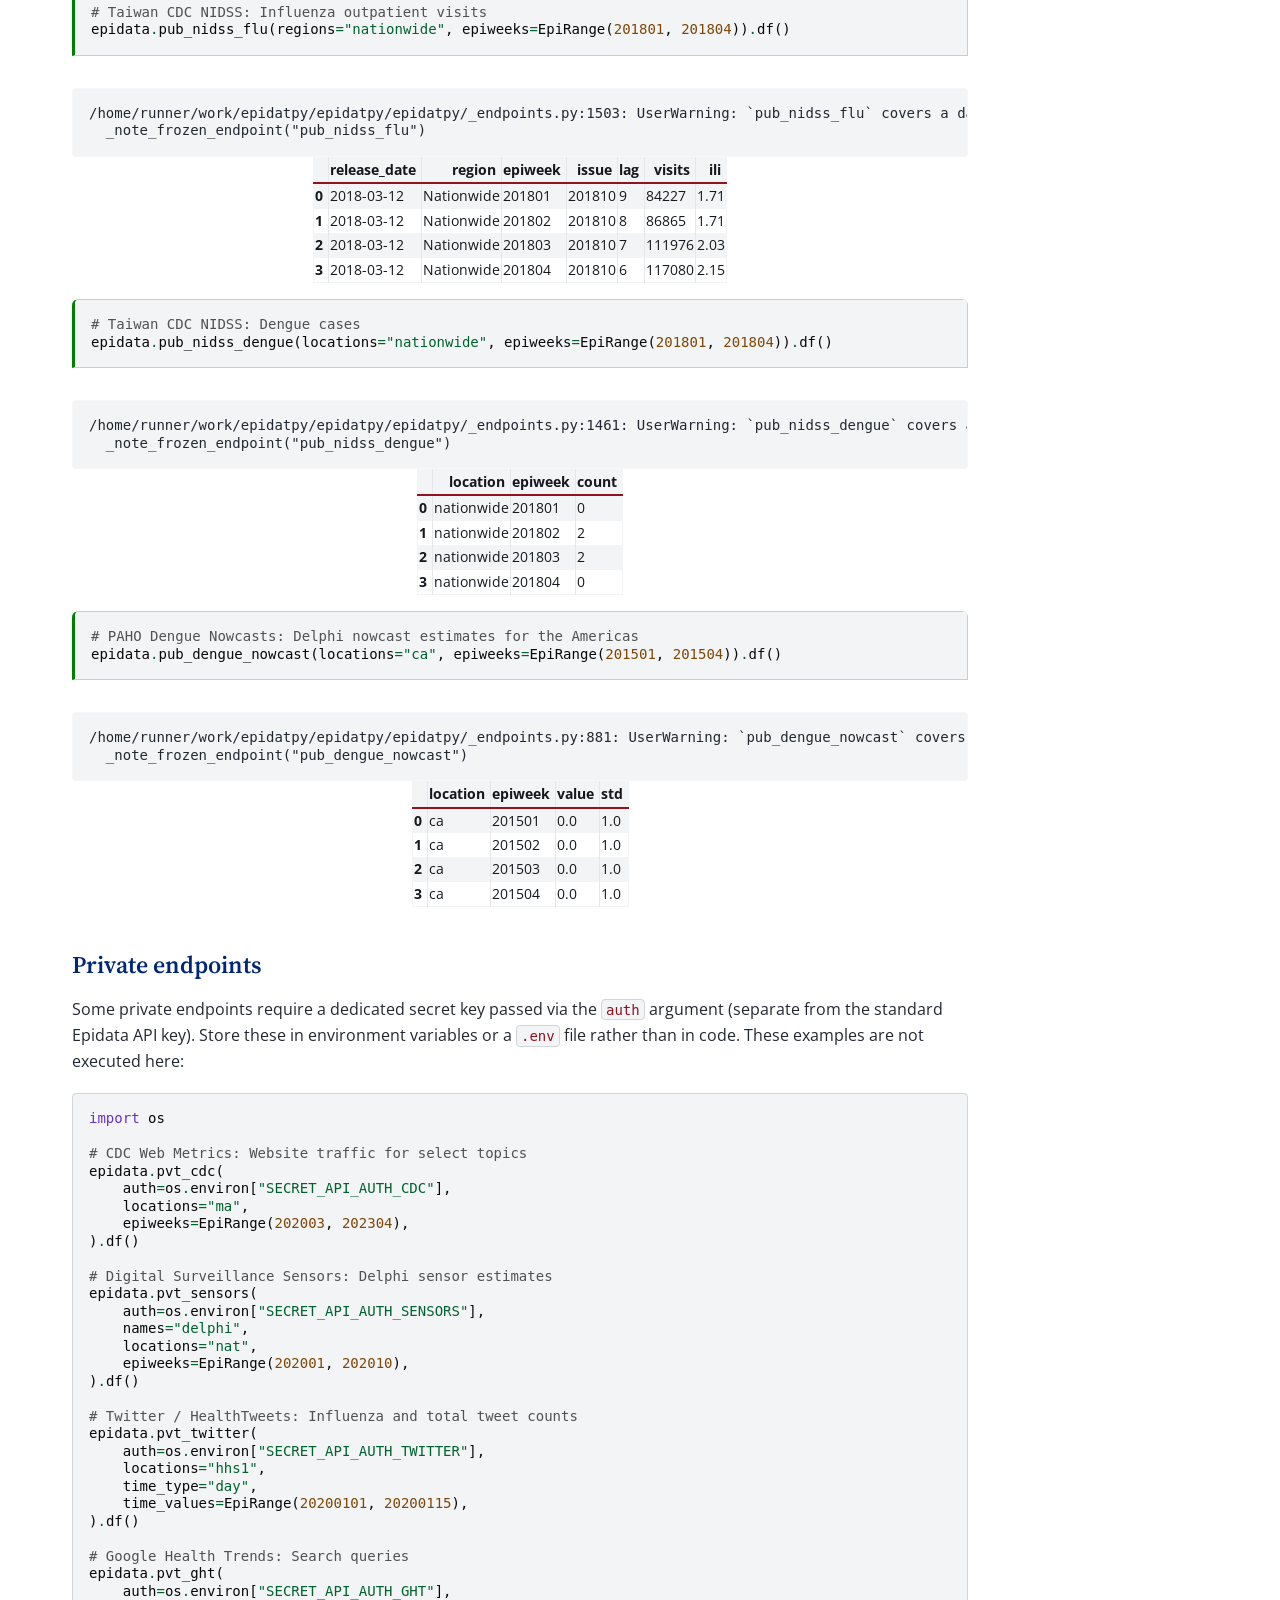
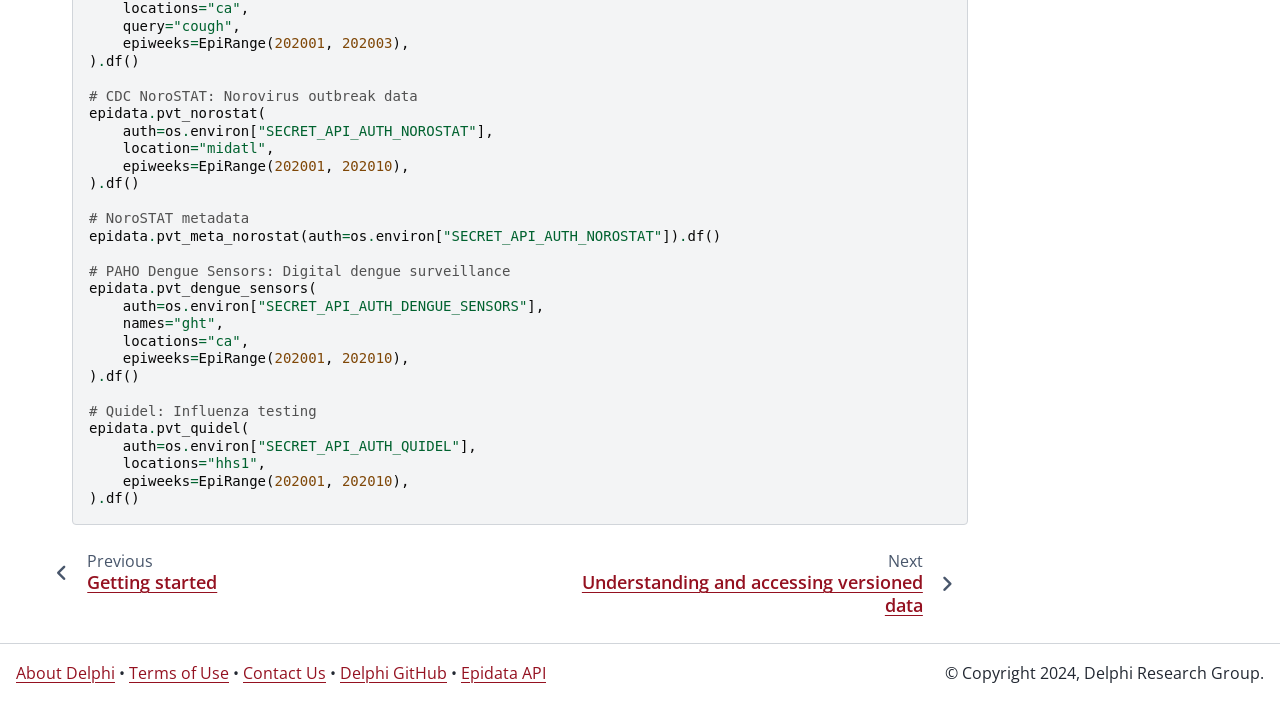
<file: signal_discovery.html>
<!DOCTYPE html>


<html lang="en" data-content_root="./" data-theme="light">

  <head>
    <meta charset="utf-8" />
    <meta name="viewport" content="width=device-width, initial-scale=1.0" /><meta name="viewport" content="width=device-width, initial-scale=1" />

    <title>Finding data sources and signals of interest &#8212; epidatpy</title>
  
  
  
  <script data-cfasync="false">
    document.documentElement.dataset.mode = localStorage.getItem("mode") || "light";
    document.documentElement.dataset.theme = localStorage.getItem("theme") || "light";
  </script>
  <!--
    this give us a css class that will be invisible only if js is disabled
  -->
  <noscript>
    <style>
      .pst-js-only { display: none !important; }

    </style>
  </noscript>
  
  <!-- Loaded before other Sphinx assets -->
  <link href="_static/styles/theme.css?digest=75c7c72ae941e8b558d8" rel="stylesheet" />
<link href="_static/styles/pydata-sphinx-theme.css?digest=75c7c72ae941e8b558d8" rel="stylesheet" />

    <link rel="stylesheet" type="text/css" href="_static/pygments.css?v=8f2a1f02" />
    <link rel="stylesheet" type="text/css" href="_static/sphinx_autodoc_typehints.css?v=057ac668" />
    <link rel="stylesheet" type="text/css" href="_static/mystnb.11b39860a7a0cbfd473a3ad8a317855267ff0bd372690045ca344a6b62be495e.css" />
    <link rel="stylesheet" type="text/css" href="_static/copybutton.css?v=76b2166b" />
    <link rel="stylesheet" type="text/css" href="_static/sphinx-design.min.css?v=6a604523" />
    <link rel="stylesheet" type="text/css" href="_static/delphi.css?v=4d342541" />
    <link rel="stylesheet" type="text/css" href="_static/notebooks.css?v=96e93511" />
  
  <!-- So that users can add custom icons -->
  <script defer src="_static/scripts/fontawesome.js?digest=75c7c72ae941e8b558d8"></script>
  <!-- Pre-loaded scripts that we'll load fully later -->
  <link rel="preload" as="script" href="_static/scripts/bootstrap.js?digest=75c7c72ae941e8b558d8" />
<link rel="preload" as="script" href="_static/scripts/pydata-sphinx-theme.js?digest=75c7c72ae941e8b558d8" />

    <script src="_static/documentation_options.js?v=486e5634"></script>
    <script src="_static/doctools.js?v=fd6eb6e6"></script>
    <script src="_static/sphinx_highlight.js?v=6ffebe34"></script>
    <script src="_static/clipboard.min.js?v=a7894cd8"></script>
    <script src="_static/copybutton.js?v=f281be69"></script>
    <script data-sd-tabs-storage-prefix="sphinx-design-tab-id-" src="_static/design-tabs.js?v=fcb327ea"></script>
    <script>DOCUMENTATION_OPTIONS.pagename = 'signal_discovery';</script>
    <script>DOCUMENTATION_OPTIONS.search_as_you_type = false;</script>
    <link rel="index" title="Index" href="genindex.html" />
    <link rel="search" title="Search" href="search.html" />
    <link rel="next" title="Understanding and accessing versioned data" href="versioned_data.html" />
    <link rel="prev" title="Getting started" href="getting_started.html" />
  <meta name="viewport" content="width=device-width, initial-scale=1"/>
  <meta name="color-scheme" content="light dark"/>
  <meta name="docsearch:language" content="en"/>
  <meta name="docsearch:version" content="0.8.0" />
  
    
    <script src="_static/searchtools.js"></script>
    <script src="_static/language_data.js"></script>
    <script src="searchindex.js"></script>
  
  </head>
  <body data-default-mode="light">
  
  
  <div id="pst-skip-link" class="skip-link d-print-none"><a href="#main-content">Skip to main content</a></div>

  
  <div id="pst-scroll-pixel-helper"></div>
  
  <button type="button" class="btn rounded-pill" id="pst-back-to-top">
    <i class="fa-solid fa-arrow-up"></i>Back to top</button>
  
  
  
  
  <dialog id="pst-search-dialog">
    
<form class="bd-search d-flex align-items-center"
      action="search.html"
      method="get">
  <i class="fa-solid fa-magnifying-glass"></i>
  <input type="search"
         class="form-control"
         name="q"
         placeholder="Search the docs ..."
         aria-label="Search the docs ..."
         autocomplete="off"
         autocorrect="off"
         autocapitalize="off"
         spellcheck="false"/>
  <span class="search-button__kbd-shortcut"><kbd class="kbd-shortcut__modifier">Ctrl</kbd>+<kbd>K</kbd></span>
</form>
  </dialog>

  <div class="pst-async-banner-revealer d-none">
  <aside id="bd-header-version-warning" class="d-none d-print-none" aria-label="Version warning"></aside>
</div>

  
    <header id="pst-header" class="bd-header navbar navbar-expand-lg bd-navbar d-print-none">
<div class="bd-header__inner bd-page-width">
  <button type="button" class="pst-navbar-icon sidebar-toggle primary-toggle" aria-label="Site navigation" aria-expanded="false" aria-controls="pst-primary-sidebar-modal">
    <span class="fa-solid fa-bars"></span>
  </button>
  
  
  <div class="col-lg-3 navbar-header-items__start">
    
      <div class="navbar-item">

  
    
  

<a class="navbar-brand logo" href="index.html">
  
  
  
  
  
  
    <p class="title logo__title">epidatpy</p>
  
</a></div>
    
  </div>
  
  <div class="col-lg-9 navbar-header-items">
    
    <div class="me-auto navbar-header-items__center">
      
        <div class="navbar-item"><nav>
  <ul class="bd-navbar-elements navbar-nav">
    <li class="nav-item ">
  <a class="nav-link nav-internal" href="getting_started.html">Get started</a>
</li>
    <li class="nav-item dropdown current active">
      <button class="btn dropdown-toggle nav-item" type="button" data-bs-toggle="dropdown" aria-expanded="false" aria-controls="delphi-nav-articles">
        Articles
      </button>
      <ul id="delphi-nav-articles" class="dropdown-menu">
        <li><a class="nav-link dropdown-item nav-internal" href="#">Signal discovery</a></li>
        <li><a class="nav-link dropdown-item nav-internal" href="versioned_data.html">Versioned data</a></li>
        <li><a class="nav-link dropdown-item nav-internal" href="migration_guide.html">Migration guide</a></li>
      </ul>
    </li>
    <li class="nav-item ">
  <a class="nav-link nav-internal" href="epidatpy.html">Reference</a>
</li>
    <li class="nav-item ">
  <a class="nav-link nav-internal" href="changelog.html">Changelog</a>
</li>
    <li class="nav-item">
      <a class="nav-link nav-external" href="https://cmu-delphi.github.io/delphi-epidata/">Epidata API</a>
    </li>
    <li class="nav-item">
      <a class="nav-link nav-external" href="https://cmu-delphi.github.io/epidatr/">epidatr (R)</a>
    </li>
  </ul>
</nav></div>
      
    </div>
    
    
    <div class="navbar-header-items__end">
      
        <div class="navbar-item navbar-persistent--container">
          

<button type="button" class="btn search-button-field search-button__button pst-js-only" title="Search" aria-label="Search" data-bs-placement="bottom" data-bs-toggle="tooltip">
 <i class="fa-solid fa-magnifying-glass"></i>
 <span class="search-button__default-text">Search</span>
 <span class="search-button__kbd-shortcut"><kbd class="kbd-shortcut__modifier">Ctrl</kbd>+<kbd class="kbd-shortcut__modifier">K</kbd></span>
</button>
        </div>
      
      
        <div class="navbar-item">

<div class="theme-switch-container dropdown pst-js-only" data-bs-toggle="tooltip" data-bs-placement="bottom" title="Color mode">
  <button type="button" class="btn btn-sm nav-link pst-navbar-icon theme-switch-button dropdown-toggle" aria-label="Color mode" data-bs-toggle="dropdown">
    <i class="theme-switch fa-solid fa-sun fa-lg" data-mode="light" title="Light"></i>
    <i class="theme-switch fa-solid fa-moon fa-lg" data-mode="dark" title="Dark"></i>
    <i class="theme-switch fa-solid fa-circle-half-stroke fa-lg" data-mode="auto" title="System Settings"></i>
  </button>
  <ul class="dropdown-menu dropdown-menu-end">
    <li><button type="button" class="dropdown-item d-flex align-items-center theme-change-button" data-mode="auto"><i class="fa-solid fa-circle-half-stroke fa-lg me-1"></i>System Settings</button></li>
    <li><button type="button" class="dropdown-item d-flex align-items-center theme-change-button" data-mode="light"><i class="fa-solid fa-sun fa-lg me-1"></i>Light</button></li>
    <li><button type="button" class="dropdown-item d-flex align-items-center theme-change-button" data-mode="dark"><i class="fa-solid fa-moon fa-lg me-1"></i>Dark</button></li>
  </ul>
</div></div>
      
        <div class="navbar-item"><ul class="navbar-icon-links"
    aria-label="Icon Links">
        <li class="nav-item">
          
          
          
          
          
          
          
          
          <a href="https://github.com/cmu-delphi/epidatpy" title="GitHub" class="nav-link pst-navbar-icon" rel="noopener" target="_blank" data-bs-toggle="tooltip" data-bs-placement="bottom"><i class="fa-brands fa-github fa-lg" aria-hidden="true"></i><span class="visually-hidden">GitHub</span></a>
        </li>
        <li class="nav-item">
          
          
          
          
          
          
          
          
          <a href="https://pypi.org/project/epidatpy/" title="PyPI" class="nav-link pst-navbar-icon" rel="noopener" target="_blank" data-bs-toggle="tooltip" data-bs-placement="bottom"><i class="fa-brands fa-python fa-lg" aria-hidden="true"></i><span class="visually-hidden">PyPI</span></a>
        </li>
</ul></div>
      
    </div>
    
  </div>
  
  
    <div class="navbar-persistent--mobile">

<button type="button" class="btn search-button-field search-button__button pst-js-only" title="Search" aria-label="Search" data-bs-placement="bottom" data-bs-toggle="tooltip">
 <i class="fa-solid fa-magnifying-glass"></i>
 <span class="search-button__default-text">Search</span>
 <span class="search-button__kbd-shortcut"><kbd class="kbd-shortcut__modifier">Ctrl</kbd>+<kbd class="kbd-shortcut__modifier">K</kbd></span>
</button>
    </div>
  

  
    <button type="button" class="pst-navbar-icon sidebar-toggle secondary-toggle" aria-label="On this page" aria-expanded="false" aria-controls="pst-secondary-sidebar-modal">
      <span class="fa-solid fa-outdent"></span>
    </button>
  
</div>

    </header>
  

  <div class="bd-container">
    <div class="bd-container__inner bd-page-width">
      
      
      
      <dialog id="pst-primary-sidebar-modal" tabindex="-1"></dialog>
      <div id="pst-primary-sidebar" class="bd-sidebar-primary bd-sidebar hide-on-wide">
        

  
  <div class="sidebar-header-items sidebar-primary__section">
    
    
      <div class="sidebar-header-items__center">
        
          
          
            <div class="navbar-item"><nav>
  <ul class="bd-navbar-elements navbar-nav">
    <li class="nav-item ">
  <a class="nav-link nav-internal" href="getting_started.html">Get started</a>
</li>
    <li class="nav-item dropdown current active">
      <button class="btn dropdown-toggle nav-item" type="button" data-bs-toggle="dropdown" aria-expanded="false" aria-controls="delphi-nav-articles">
        Articles
      </button>
      <ul id="delphi-nav-articles" class="dropdown-menu">
        <li><a class="nav-link dropdown-item nav-internal" href="#">Signal discovery</a></li>
        <li><a class="nav-link dropdown-item nav-internal" href="versioned_data.html">Versioned data</a></li>
        <li><a class="nav-link dropdown-item nav-internal" href="migration_guide.html">Migration guide</a></li>
      </ul>
    </li>
    <li class="nav-item ">
  <a class="nav-link nav-internal" href="epidatpy.html">Reference</a>
</li>
    <li class="nav-item ">
  <a class="nav-link nav-internal" href="changelog.html">Changelog</a>
</li>
    <li class="nav-item">
      <a class="nav-link nav-external" href="https://cmu-delphi.github.io/delphi-epidata/">Epidata API</a>
    </li>
    <li class="nav-item">
      <a class="nav-link nav-external" href="https://cmu-delphi.github.io/epidatr/">epidatr (R)</a>
    </li>
  </ul>
</nav></div>
          
        
      </div>
    
    
    
      <div class="sidebar-header-items__end">
        
          <div class="navbar-item">

<div class="theme-switch-container dropdown pst-js-only" data-bs-toggle="tooltip" data-bs-placement="bottom" title="Color mode">
  <button type="button" class="btn btn-sm nav-link pst-navbar-icon theme-switch-button dropdown-toggle" aria-label="Color mode" data-bs-toggle="dropdown">
    <i class="theme-switch fa-solid fa-sun fa-lg" data-mode="light" title="Light"></i>
    <i class="theme-switch fa-solid fa-moon fa-lg" data-mode="dark" title="Dark"></i>
    <i class="theme-switch fa-solid fa-circle-half-stroke fa-lg" data-mode="auto" title="System Settings"></i>
  </button>
  <ul class="dropdown-menu dropdown-menu-end">
    <li><button type="button" class="dropdown-item d-flex align-items-center theme-change-button" data-mode="auto"><i class="fa-solid fa-circle-half-stroke fa-lg me-1"></i>System Settings</button></li>
    <li><button type="button" class="dropdown-item d-flex align-items-center theme-change-button" data-mode="light"><i class="fa-solid fa-sun fa-lg me-1"></i>Light</button></li>
    <li><button type="button" class="dropdown-item d-flex align-items-center theme-change-button" data-mode="dark"><i class="fa-solid fa-moon fa-lg me-1"></i>Dark</button></li>
  </ul>
</div></div>
        
          <div class="navbar-item"><ul class="navbar-icon-links"
    aria-label="Icon Links">
        <li class="nav-item">
          
          
          
          
          
          
          
          
          <a href="https://github.com/cmu-delphi/epidatpy" title="GitHub" class="nav-link pst-navbar-icon" rel="noopener" target="_blank" data-bs-toggle="tooltip" data-bs-placement="bottom"><i class="fa-brands fa-github fa-lg" aria-hidden="true"></i><span class="visually-hidden">GitHub</span></a>
        </li>
        <li class="nav-item">
          
          
          
          
          
          
          
          
          <a href="https://pypi.org/project/epidatpy/" title="PyPI" class="nav-link pst-navbar-icon" rel="noopener" target="_blank" data-bs-toggle="tooltip" data-bs-placement="bottom"><i class="fa-brands fa-python fa-lg" aria-hidden="true"></i><span class="visually-hidden">PyPI</span></a>
        </li>
</ul></div>
        
      </div>
    
  </div>
  
  
  <div class="sidebar-primary-items__end sidebar-primary__section">
      <div class="sidebar-primary-item">
<div id="ethical-ad-placement"
      class="flat"
      data-ea-publisher="readthedocs"
      data-ea-type="readthedocs-sidebar"
      data-ea-manual="true">
</div></div>
  </div>


      </div>
      
      <main id="main-content" class="bd-main" role="main">
        
        
          <div class="bd-content">
            <div class="bd-article-container">
              
              <div class="bd-header-article d-print-none">
<div class="header-article-items header-article__inner">
  
    <div class="header-article-items__start">
      
        <div class="header-article-item">

<nav aria-label="Breadcrumb" class="d-print-none">
  <ul class="bd-breadcrumbs">
    
    <li class="breadcrumb-item breadcrumb-home">
      <a href="index.html" class="nav-link" aria-label="Home">
        <i class="fa-solid fa-house"></i>
      </a>
    </li>
    <li class="breadcrumb-item active" aria-current="page"><span class="ellipsis">Finding data sources and signals of interest</span></li>
  </ul>
</nav>
</div>
      
    </div>
  
  
</div>
</div>
              
              
              
                
<div id="searchbox"></div>
                <article class="bd-article">
                  
  <section id="finding-data-sources-and-signals-of-interest">
<h1>Finding data sources and signals of interest<a class="headerlink" href="#finding-data-sources-and-signals-of-interest" title="Link to this heading">#</a></h1>
<p>The Epidata API includes numerous data streams – medical claims data, cases and
deaths, wastewater concentrations, and many others – covering different
geographic regions. This can make it a challenge to find the data stream that
you are most interested in.</p>
<p>Data streams fall into three categories: <a class="reference internal" href="#v5-sources">V5 sources</a>,
<a class="reference internal" href="#migrating-endpoints">migrating endpoints</a>, and
<a class="reference internal" href="#historical-endpoints">historical endpoints</a> (which include international
sources and private endpoints requiring authentication).</p>
<section id="v5-sources">
<h2>V5 sources<a class="headerlink" href="#v5-sources" title="Link to this heading">#</a></h2>
<p>The V5 API is the primary interface for active epidemiological surveillance
data.</p>
<section id="online-documentation-and-epiportal">
<h3>Online documentation and EpiPortal<a class="headerlink" href="#online-documentation-and-epiportal" title="Link to this heading">#</a></h3>
<p>The online documentation lists all data sources and signals available through
the <a class="reference external" href="https://cmu-delphi.github.io/delphi-epidata/api/v5_signals.html">Delphi V5 API</a>.</p>
<p>For an interactive visual exploration, the
<a class="reference external" href="https://delphi.cmu.edu/epiportal/">Delphi EpiPortal</a> lets you filter sources
and signals by disease, pathogen, geography, and date range, view live preview
charts, and copy query code.</p>
</section>
<section id="exploring-metadata-with-epidata-meta">
<span id="exploring-metadata-with-epidata_meta"></span><h3>Exploring metadata with <code class="docutils literal notranslate"><span class="pre">epidata_meta()</span></code><a class="headerlink" href="#exploring-metadata-with-epidata-meta" title="Link to this heading">#</a></h3>
<p>For sources on the V5 API (queried with <code class="docutils literal notranslate"><span class="pre">epidata_snapshot()</span></code> and
<code class="docutils literal notranslate"><span class="pre">epidata_archive()</span></code>), <code class="docutils literal notranslate"><span class="pre">epidata_meta()</span></code> is the primary metadata lookup.</p>
<p>Called with no arguments, it returns a dict keyed by source name covering every
active V5 source:</p>
<div class="cell docutils container">
<div class="cell_input docutils container">
<div class="highlight-ipython3 notranslate"><div class="highlight"><pre><span></span><span class="kn">from</span><span class="w"> </span><span class="nn">epidatpy</span><span class="w"> </span><span class="kn">import</span> <span class="n">EpiDataContext</span><span class="p">,</span> <span class="n">EpiRange</span>

<span class="n">epidata</span> <span class="o">=</span> <span class="n">EpiDataContext</span><span class="p">()</span>

<span class="n">meta</span> <span class="o">=</span> <span class="n">epidata</span><span class="o">.</span><span class="n">epidata_meta</span><span class="p">()</span>
<span class="nb">sorted</span><span class="p">(</span><span class="n">meta</span><span class="p">)</span>
</pre></div>
</div>
</div>
<div class="cell_output docutils container">
<div class="output text_plain highlight-myst-ansi notranslate"><div class="highlight"><pre><span></span>['claims_inpatient',
 'claims_outpatient',
 'flusurv',
 'fluview_ilinet',
 'fluview_resp_lab_clinical',
 'fluview_resp_lab_ph',
 'nchs_mortality',
 'nhsn',
 'nrevss',
 'nssp',
 'nwss',
 'pophive',
 'rvdss',
 'sleepcycle',
 'vha_respiratory_cases',
 'vha_respiratory_vaccinations']
</pre></div>
</div>
</div>
</div>
<p>Called with a <code class="docutils literal notranslate"><span class="pre">source</span></code>, it returns that source’s entry: its available signals,
supported geographic levels, reference date range, and version history (as UTC
timestamps).</p>
<div class="cell docutils container">
<div class="cell_input docutils container">
<div class="highlight-ipython3 notranslate"><div class="highlight"><pre><span></span><span class="n">nssp_meta</span> <span class="o">=</span> <span class="n">epidata</span><span class="o">.</span><span class="n">epidata_meta</span><span class="p">(</span><span class="n">source</span><span class="o">=</span><span class="s2">"nssp"</span><span class="p">)</span>

<span class="c1"># all the fields available for this source</span>
<span class="nb">sorted</span><span class="p">(</span><span class="n">nssp_meta</span><span class="p">)</span>
</pre></div>
</div>
</div>
<div class="cell_output docutils container">
<div class="output text_plain highlight-myst-ansi notranslate"><div class="highlight"><pre><span></span>['column_types',
 'extra_key_columns',
 'geo_types',
 'key_columns',
 'latest_update',
 'reference_time_range',
 'report_time_range',
 'signals',
 'value_columns']
</pre></div>
</div>
</div>
</div>
<div class="cell docutils container">
<div class="cell_input docutils container">
<div class="highlight-ipython3 notranslate"><div class="highlight"><pre><span></span><span class="nb">print</span><span class="p">(</span><span class="n">nssp_meta</span><span class="p">[</span><span class="s2">"signals"</span><span class="p">])</span>  <span class="c1"># available signal names</span>
<span class="nb">print</span><span class="p">(</span><span class="n">nssp_meta</span><span class="p">[</span><span class="s2">"geo_types"</span><span class="p">])</span>  <span class="c1"># supported geography levels</span>
<span class="nb">print</span><span class="p">(</span><span class="n">nssp_meta</span><span class="p">[</span><span class="s2">"reference_time_range"</span><span class="p">])</span>  <span class="c1"># earliest/latest reference_time available</span>
<span class="nb">print</span><span class="p">(</span><span class="n">nssp_meta</span><span class="p">[</span><span class="s2">"report_time_range"</span><span class="p">])</span>  <span class="c1"># earliest/latest report_time (publication instant) available</span>
</pre></div>
</div>
</div>
<div class="cell_output docutils container">
<div class="output stream highlight-myst-ansi notranslate"><div class="highlight"><pre><span></span>['pct_ed_visits_ari', 'pct_ed_visits_combined', 'pct_ed_visits_covid', 'pct_ed_visits_influenza', 'pct_ed_visits_rsv', 'smoothed_pct_ed_visits_combined', 'smoothed_pct_ed_visits_covid', 'smoothed_pct_ed_visits_influenza', 'smoothed_pct_ed_visits_rsv']
['census_division', 'census_region', 'county', 'hhs', 'hrr', 'hsa_nci', 'msa', 'nation', 'state']
{'latest': '2026-11-07', 'first': '2022-10-01'}
{'latest': '2026-11-12T13:29:48Z', 'first': '2024-04-18T12:00:00Z'}
</pre></div>
</div>
</div>
</div>
<p>You can also flatten the metadata into a data frame to search across all
sources. (A source whose metadata is temporarily unavailable comes back as an
error stub without a <code class="docutils literal notranslate"><span class="pre">signals</span></code> key, so skip those.)</p>
<div class="cell docutils container">
<div class="cell_input docutils container">
<div class="highlight-ipython3 notranslate"><div class="highlight"><pre><span></span><span class="n">signals_df</span> <span class="o">=</span> <span class="n">pd</span><span class="o">.</span><span class="n">DataFrame</span><span class="p">(</span>
    <span class="p">[</span>
        <span class="p">{</span><span class="s2">"source"</span><span class="p">:</span> <span class="n">src</span><span class="p">,</span> <span class="s2">"signal"</span><span class="p">:</span> <span class="n">sig</span><span class="p">,</span> <span class="s2">"geo_types"</span><span class="p">:</span> <span class="s2">", "</span><span class="o">.</span><span class="n">join</span><span class="p">(</span><span class="n">entry</span><span class="p">[</span><span class="s2">"geo_types"</span><span class="p">])}</span>
        <span class="k">for</span> <span class="n">src</span><span class="p">,</span> <span class="n">entry</span> <span class="ow">in</span> <span class="n">meta</span><span class="o">.</span><span class="n">items</span><span class="p">()</span>
        <span class="k">if</span> <span class="s2">"signals"</span> <span class="ow">in</span> <span class="n">entry</span>
        <span class="k">for</span> <span class="n">sig</span> <span class="ow">in</span> <span class="n">entry</span><span class="p">[</span><span class="s2">"signals"</span><span class="p">]</span>
    <span class="p">]</span>
<span class="p">)</span>

<span class="c1"># Search for signals related to influenza</span>
<span class="n">signals_df</span><span class="p">[</span><span class="n">signals_df</span><span class="p">[</span><span class="s2">"signal"</span><span class="p">]</span><span class="o">.</span><span class="n">str</span><span class="o">.</span><span class="n">contains</span><span class="p">(</span><span class="s2">"flu"</span><span class="p">,</span> <span class="n">case</span><span class="o">=</span><span class="kc">False</span><span class="p">)]</span>
</pre></div>
</div>
</div>
<div class="cell_output docutils container">
<div class="output text_html"><div>
<style scoped>
    .dataframe tbody tr th:only-of-type {
        vertical-align: middle;
    }

    .dataframe tbody tr th {
        vertical-align: top;
    }

    .dataframe thead th {
        text-align: right;
    }
</style>
<table border="1" class="dataframe">
  <thead>
    <tr style="text-align: right;">
      <th></th>
      <th>source</th>
      <th>signal</th>
      <th>geo_types</th>
    </tr>
  </thead>
  <tbody>
    <tr>
      <th>3</th>
      <td>nssp</td>
      <td>pct_ed_visits_influenza</td>
      <td>census_division, census_region, county, hhs, h...</td>
    </tr>
    <tr>
      <th>7</th>
      <td>nssp</td>
      <td>smoothed_pct_ed_visits_influenza</td>
      <td>census_division, census_region, county, hhs, h...</td>
    </tr>
    <tr>
      <th>12</th>
      <td>nhsn</td>
      <td>abs_chg_hosprep_pct_confirmed_admissions_flu_a...</td>
      <td>census_division, census_region, hhs, nation, s...</td>
    </tr>
    <tr>
      <th>13</th>
      <td>nhsn</td>
      <td>abs_chg_hosprep_pct_confirmed_admissions_flu_ew</td>
      <td>census_division, census_region, hhs, nation, s...</td>
    </tr>
    <tr>
      <th>14</th>
      <td>nhsn</td>
      <td>abs_chg_hosprep_pct_confirmed_admissions_flu_p...</td>
      <td>census_division, census_region, hhs, nation, s...</td>
    </tr>
    <tr>
      <th>...</th>
      <td>...</td>
      <td>...</td>
      <td>...</td>
    </tr>
    <tr>
      <th>421</th>
      <td>rvdss</td>
      <td>flu_pct_positive</td>
      <td>lab, nation, province, region</td>
    </tr>
    <tr>
      <th>422</th>
      <td>rvdss</td>
      <td>flu_positive_tests</td>
      <td>lab, nation, province, region</td>
    </tr>
    <tr>
      <th>423</th>
      <td>rvdss</td>
      <td>flu_tests</td>
      <td>lab, nation, province, region</td>
    </tr>
    <tr>
      <th>482</th>
      <td>flusurv</td>
      <td>rate_flu_a</td>
      <td>misc, msa, nation, state</td>
    </tr>
    <tr>
      <th>483</th>
      <td>flusurv</td>
      <td>rate_flu_b</td>
      <td>misc, msa, nation, state</td>
    </tr>
  </tbody>
</table>
<p>130 rows × 3 columns</p>
</div></div></div>
</div>
</section>
<section id="example-queries-for-v5-sources">
<h3>Example queries for V5 sources<a class="headerlink" href="#example-queries-for-v5-sources" title="Link to this heading">#</a></h3>
<p>The V5 API uses <code class="docutils literal notranslate"><span class="pre">epidata_snapshot()</span></code> to fetch data as of a given moment (latest
by default) and <code class="docutils literal notranslate"><span class="pre">epidata_archive()</span></code> to fetch the full revision history. See
<a class="reference internal" href="getting_started.html"><span class="std std-doc">Getting started</span></a> for a general introduction to the
package and <a class="reference internal" href="versioned_data.html"><span class="std std-doc">Accessing versioned data</span></a> for details on
versioning.</p>
<p>Both methods take one or more <code class="docutils literal notranslate"><span class="pre">signals</span></code> and one or more <code class="docutils literal notranslate"><span class="pre">geo_type</span></code> values.
<code class="docutils literal notranslate"><span class="pre">geo_values</span></code> and <code class="docutils literal notranslate"><span class="pre">reference_time</span></code> are filtered locally after the request, so
they accept single values, lists, or an <code class="docutils literal notranslate"><span class="pre">EpiRange</span></code>. A <code class="docutils literal notranslate"><span class="pre">report_time</span></code> filter is
applied server-side and takes a comparison string (such as <code class="docutils literal notranslate"><span class="pre">&quot;&lt;2024-12-15&quot;</span></code>) or
an <code class="docutils literal notranslate"><span class="pre">EpiRange</span></code>; a bare date raises, since a single point in time is a
<code class="docutils literal notranslate"><span class="pre">snapshot_date</span></code> question.</p>
<p>Here are examples across several major V5 surveillance streams:</p>
<div class="cell docutils container">
<div class="cell_input docutils container">
<div class="highlight-ipython3 notranslate"><div class="highlight"><pre><span></span><span class="c1"># NSSP: Influenza emergency department visits, across multiple states</span>
<span class="n">epidata</span><span class="o">.</span><span class="n">epidata_snapshot</span><span class="p">(</span>
    <span class="n">source</span><span class="o">=</span><span class="s2">"nssp"</span><span class="p">,</span>
    <span class="n">signals</span><span class="o">=</span><span class="s2">"pct_ed_visits_influenza"</span><span class="p">,</span>
    <span class="n">geo_type</span><span class="o">=</span><span class="s2">"state"</span><span class="p">,</span>
    <span class="n">geo_values</span><span class="o">=</span><span class="p">[</span><span class="s2">"pa"</span><span class="p">,</span> <span class="s2">"ca"</span><span class="p">],</span>
    <span class="n">reference_time</span><span class="o">=</span><span class="n">EpiRange</span><span class="p">(</span><span class="s2">"2024-10-01"</span><span class="p">,</span> <span class="s2">"2024-10-15"</span><span class="p">),</span>
<span class="p">)</span><span class="o">.</span><span class="n">df</span><span class="p">()</span>
</pre></div>
</div>
</div>
<div class="cell_output docutils container">
<div class="output text_html"><div>
<style scoped>
    .dataframe tbody tr th:only-of-type {
        vertical-align: middle;
    }

    .dataframe tbody tr th {
        vertical-align: top;
    }

    .dataframe thead th {
        text-align: right;
    }
</style>
<table border="1" class="dataframe">
  <thead>
    <tr style="text-align: right;">
      <th></th>
      <th>signal</th>
      <th>report_time</th>
      <th>geo_type</th>
      <th>geo_value</th>
      <th>fill_method</th>
      <th>reference_time</th>
      <th>value</th>
    </tr>
  </thead>
  <tbody>
    <tr>
      <th>0</th>
      <td>pct_ed_visits_influenza</td>
      <td>2024-11-08 12:00:00+00:00</td>
      <td>state</td>
      <td>pa</td>
      <td>source</td>
      <td>2024-10-05</td>
      <td>0.05</td>
    </tr>
    <tr>
      <th>1</th>
      <td>pct_ed_visits_influenza</td>
      <td>2024-11-08 12:00:00+00:00</td>
      <td>state</td>
      <td>pa</td>
      <td>source</td>
      <td>2024-10-12</td>
      <td>0.07</td>
    </tr>
    <tr>
      <th>2</th>
      <td>pct_ed_visits_influenza</td>
      <td>2024-11-08 12:00:00+00:00</td>
      <td>state</td>
      <td>ca</td>
      <td>source</td>
      <td>2024-10-05</td>
      <td>0.14</td>
    </tr>
    <tr>
      <th>3</th>
      <td>pct_ed_visits_influenza</td>
      <td>2025-03-21 12:00:00+00:00</td>
      <td>state</td>
      <td>ca</td>
      <td>source</td>
      <td>2024-10-12</td>
      <td>0.14</td>
    </tr>
  </tbody>
</table>
</div></div></div>
</div>
<div class="cell docutils container">
<div class="cell_input docutils container">
<div class="highlight-ipython3 notranslate"><div class="highlight"><pre><span></span><span class="c1"># NHSN: Confirmed hospital admissions, for multiple signals at once</span>
<span class="n">epidata</span><span class="o">.</span><span class="n">epidata_snapshot</span><span class="p">(</span>
    <span class="n">source</span><span class="o">=</span><span class="s2">"nhsn"</span><span class="p">,</span>
    <span class="n">signals</span><span class="o">=</span><span class="p">[</span><span class="s2">"confirmed_admissions_flu_ew"</span><span class="p">,</span> <span class="s2">"confirmed_admissions_covid_ew"</span><span class="p">],</span>
    <span class="n">geo_type</span><span class="o">=</span><span class="s2">"state"</span><span class="p">,</span>
    <span class="n">geo_values</span><span class="o">=</span><span class="s2">"pa"</span><span class="p">,</span>
    <span class="n">reference_time</span><span class="o">=</span><span class="n">EpiRange</span><span class="p">(</span><span class="s2">"2024-10-01"</span><span class="p">,</span> <span class="s2">"2024-10-21"</span><span class="p">),</span>
<span class="p">)</span><span class="o">.</span><span class="n">df</span><span class="p">()</span>
</pre></div>
</div>
</div>
<div class="cell_output docutils container">
<div class="output text_html"><div>
<style scoped>
    .dataframe tbody tr th:only-of-type {
        vertical-align: middle;
    }

    .dataframe tbody tr th {
        vertical-align: top;
    }

    .dataframe thead th {
        text-align: right;
    }
</style>
<table border="1" class="dataframe">
  <thead>
    <tr style="text-align: right;">
      <th></th>
      <th>signal</th>
      <th>report_time</th>
      <th>geo_type</th>
      <th>geo_value</th>
      <th>fill_method</th>
      <th>reference_time</th>
      <th>value</th>
    </tr>
  </thead>
  <tbody>
    <tr>
      <th>0</th>
      <td>confirmed_admissions_covid_ew</td>
      <td>2024-11-19 12:00:00+00:00</td>
      <td>state</td>
      <td>pa</td>
      <td>source</td>
      <td>2024-10-12</td>
      <td>15.0</td>
    </tr>
    <tr>
      <th>1</th>
      <td>confirmed_admissions_flu_ew</td>
      <td>2024-11-19 12:00:00+00:00</td>
      <td>state</td>
      <td>pa</td>
      <td>source</td>
      <td>2024-10-05</td>
      <td>61.0</td>
    </tr>
    <tr>
      <th>2</th>
      <td>confirmed_admissions_flu_ew</td>
      <td>2025-01-24 12:00:00+00:00</td>
      <td>state</td>
      <td>pa</td>
      <td>source</td>
      <td>2024-10-19</td>
      <td>6.0</td>
    </tr>
    <tr>
      <th>3</th>
      <td>confirmed_admissions_covid_ew</td>
      <td>2025-02-05 12:00:00+00:00</td>
      <td>state</td>
      <td>pa</td>
      <td>source</td>
      <td>2024-10-19</td>
      <td>45.0</td>
    </tr>
    <tr>
      <th>4</th>
      <td>confirmed_admissions_flu_ew</td>
      <td>2025-02-05 12:00:00+00:00</td>
      <td>state</td>
      <td>pa</td>
      <td>source</td>
      <td>2024-10-12</td>
      <td>26.0</td>
    </tr>
    <tr>
      <th>5</th>
      <td>confirmed_admissions_covid_ew</td>
      <td>2025-05-21 12:00:00+00:00</td>
      <td>state</td>
      <td>pa</td>
      <td>source</td>
      <td>2024-10-05</td>
      <td>468.0</td>
    </tr>
  </tbody>
</table>
</div></div></div>
</div>
<div class="cell docutils container">
<div class="cell_input docutils container">
<div class="highlight-ipython3 notranslate"><div class="highlight"><pre><span></span><span class="c1"># POPHIVE: Outpatient COVID-19 emergency visits, for a single exact reference date</span>
<span class="n">epidata</span><span class="o">.</span><span class="n">epidata_snapshot</span><span class="p">(</span>
    <span class="n">source</span><span class="o">=</span><span class="s2">"pophive"</span><span class="p">,</span>
    <span class="n">signals</span><span class="o">=</span><span class="s2">"covid_pct_ed"</span><span class="p">,</span>
    <span class="n">geo_type</span><span class="o">=</span><span class="s2">"state"</span><span class="p">,</span>
    <span class="n">geo_values</span><span class="o">=</span><span class="s2">"pa"</span><span class="p">,</span>
    <span class="n">reference_time</span><span class="o">=</span><span class="s2">"2024-10-05"</span><span class="p">,</span>
<span class="p">)</span><span class="o">.</span><span class="n">df</span><span class="p">()</span>
</pre></div>
</div>
</div>
<div class="cell_output docutils container">
<div class="output text_html"><div>
<style scoped>
    .dataframe tbody tr th:only-of-type {
        vertical-align: middle;
    }

    .dataframe tbody tr th {
        vertical-align: top;
    }

    .dataframe thead th {
        text-align: right;
    }
</style>
<table border="1" class="dataframe">
  <thead>
    <tr style="text-align: right;">
      <th></th>
      <th>signal</th>
      <th>report_time</th>
      <th>geo_type</th>
      <th>geo_value</th>
      <th>fill_method</th>
      <th>reference_time</th>
      <th>value</th>
      <th>age_group</th>
    </tr>
  </thead>
  <tbody>
    <tr>
      <th>0</th>
      <td>covid_pct_ed</td>
      <td>2026-10-09 12:00:00+00:00</td>
      <td>state</td>
      <td>pa</td>
      <td>source</td>
      <td>2024-10-05</td>
      <td>1.581722</td>
      <td>&lt;1</td>
    </tr>
    <tr>
      <th>1</th>
      <td>covid_pct_ed</td>
      <td>2026-10-23 12:00:00+00:00</td>
      <td>state</td>
      <td>pa</td>
      <td>source</td>
      <td>2024-10-05</td>
      <td>0.631859</td>
      <td>1-4</td>
    </tr>
    <tr>
      <th>2</th>
      <td>covid_pct_ed</td>
      <td>2026-10-23 12:00:00+00:00</td>
      <td>state</td>
      <td>pa</td>
      <td>source</td>
      <td>2024-10-05</td>
      <td>0.69696</td>
      <td>18-49</td>
    </tr>
    <tr>
      <th>3</th>
      <td>covid_pct_ed</td>
      <td>2026-10-23 12:00:00+00:00</td>
      <td>state</td>
      <td>pa</td>
      <td>source</td>
      <td>2024-10-05</td>
      <td>0.995491</td>
      <td>50-64</td>
    </tr>
    <tr>
      <th>4</th>
      <td>covid_pct_ed</td>
      <td>2026-10-23 12:00:00+00:00</td>
      <td>state</td>
      <td>pa</td>
      <td>source</td>
      <td>2024-10-05</td>
      <td>0.286885</td>
      <td>5-17</td>
    </tr>
    <tr>
      <th>5</th>
      <td>covid_pct_ed</td>
      <td>2026-10-23 12:00:00+00:00</td>
      <td>state</td>
      <td>pa</td>
      <td>source</td>
      <td>2024-10-05</td>
      <td>1.851852</td>
      <td>65+</td>
    </tr>
    <tr>
      <th>6</th>
      <td>covid_pct_ed</td>
      <td>2026-10-23 12:00:00+00:00</td>
      <td>state</td>
      <td>pa</td>
      <td>source</td>
      <td>2024-10-05</td>
      <td>1.024565</td>
      <td>all</td>
    </tr>
  </tbody>
</table>
</div></div></div>
</div>
<div class="cell docutils container">
<div class="cell_input docutils container">
<div class="highlight-ipython3 notranslate"><div class="highlight"><pre><span></span><span class="c1"># NWSS: Wastewater SARS-CoV-2 concentrations, for a set of specific dates rather than a range</span>
<span class="n">epidata</span><span class="o">.</span><span class="n">epidata_snapshot</span><span class="p">(</span>
    <span class="n">source</span><span class="o">=</span><span class="s2">"nwss"</span><span class="p">,</span>
    <span class="n">signals</span><span class="o">=</span><span class="s2">"covid_avg_conc"</span><span class="p">,</span>
    <span class="n">geo_type</span><span class="o">=</span><span class="s2">"sewershed"</span><span class="p">,</span>
    <span class="n">geo_values</span><span class="o">=</span><span class="s2">"128"</span><span class="p">,</span>
    <span class="n">reference_time</span><span class="o">=</span><span class="p">[</span><span class="s2">"2024-12-03"</span><span class="p">,</span> <span class="s2">"2024-12-10"</span><span class="p">],</span>
<span class="p">)</span><span class="o">.</span><span class="n">df</span><span class="p">()</span>
</pre></div>
</div>
</div>
<div class="cell_output docutils container">
<div class="output text_html"><div>
<style scoped>
    .dataframe tbody tr th:only-of-type {
        vertical-align: middle;
    }

    .dataframe tbody tr th {
        vertical-align: top;
    }

    .dataframe thead th {
        text-align: right;
    }
</style>
<table border="1" class="dataframe">
  <thead>
    <tr style="text-align: right;">
      <th></th>
      <th>signal</th>
      <th>report_time</th>
      <th>geo_type</th>
      <th>geo_value</th>
      <th>fill_method</th>
      <th>reference_time</th>
      <th>value</th>
      <th>nwss_source</th>
      <th>sample_index</th>
      <th>pcr_target</th>
    </tr>
  </thead>
  <tbody>
    <tr>
      <th>0</th>
      <td>covid_avg_conc</td>
      <td>2026-06-26 12:00:00+00:00</td>
      <td>sewershed</td>
      <td>128</td>
      <td>source</td>
      <td>2024-12-03</td>
      <td>29207.79037</td>
      <td>CDC_Verily</td>
      <td>161629</td>
      <td>sars-cov-2</td>
    </tr>
    <tr>
      <th>1</th>
      <td>covid_avg_conc</td>
      <td>2026-06-26 12:00:00+00:00</td>
      <td>sewershed</td>
      <td>128</td>
      <td>source</td>
      <td>2024-12-10</td>
      <td>32843.66936</td>
      <td>CDC_Verily</td>
      <td>111700</td>
      <td>sars-cov-2</td>
    </tr>
  </tbody>
</table>
</div></div></div>
</div>
<div class="cell docutils container">
<div class="cell_input docutils container">
<div class="highlight-ipython3 notranslate"><div class="highlight"><pre><span></span><span class="c1"># Archive: Revision history for a single reference date, using a comparison</span>
<span class="c1"># operator on report_time instead of an EpiRange</span>
<span class="n">epidata</span><span class="o">.</span><span class="n">epidata_archive</span><span class="p">(</span>
    <span class="n">source</span><span class="o">=</span><span class="s2">"nssp"</span><span class="p">,</span>
    <span class="n">signals</span><span class="o">=</span><span class="s2">"pct_ed_visits_influenza"</span><span class="p">,</span>
    <span class="n">geo_type</span><span class="o">=</span><span class="s2">"state"</span><span class="p">,</span>
    <span class="n">geo_values</span><span class="o">=</span><span class="s2">"pa"</span><span class="p">,</span>
    <span class="n">reference_time</span><span class="o">=</span><span class="s2">"2024-12-07"</span><span class="p">,</span>
    <span class="n">report_time</span><span class="o">=</span><span class="s2">"&lt;2024-12-15"</span><span class="p">,</span>
<span class="p">)</span><span class="o">.</span><span class="n">df</span><span class="p">()</span>
</pre></div>
</div>
</div>
<div class="cell_output docutils container">
<div class="output text_html"><div>
<style scoped>
    .dataframe tbody tr th:only-of-type {
        vertical-align: middle;
    }

    .dataframe tbody tr th {
        vertical-align: top;
    }

    .dataframe thead th {
        text-align: right;
    }
</style>
<table border="1" class="dataframe">
  <thead>
    <tr style="text-align: right;">
      <th></th>
      <th>signal</th>
      <th>report_time</th>
      <th>geo_type</th>
      <th>geo_value</th>
      <th>fill_method</th>
      <th>reference_time</th>
      <th>value</th>
    </tr>
  </thead>
  <tbody>
    <tr>
      <th>0</th>
      <td>pct_ed_visits_influenza</td>
      <td>2024-12-13 12:00:00+00:00</td>
      <td>state</td>
      <td>pa</td>
      <td>source</td>
      <td>2024-12-07</td>
      <td>0.55</td>
    </tr>
  </tbody>
</table>
</div></div></div>
</div>
</section>
</section>
<section id="migrating-endpoints">
<h2>Migrating endpoints<a class="headerlink" href="#migrating-endpoints" title="Link to this heading">#</a></h2>
<p>Datasets that originated in the legacy API like <code class="docutils literal notranslate"><span class="pre">pub_covidcast()</span></code>,
<code class="docutils literal notranslate"><span class="pre">pub_covidcast_meta()</span></code>, <code class="docutils literal notranslate"><span class="pre">pub_fluview()</span></code>, <code class="docutils literal notranslate"><span class="pre">pub_fluview_clinical()</span></code>,
<code class="docutils literal notranslate"><span class="pre">pub_fluview_meta()</span></code>, <code class="docutils literal notranslate"><span class="pre">pub_flusurv()</span></code>, and <code class="docutils literal notranslate"><span class="pre">pub_meta()</span></code> are transitioning to
V5. Starting in October 2026, these V4 methods are tentatively deprecated in
favor of V5: their historical data will remain available for at least a year,
but new ingestion will end. Calling them emits a <code class="docutils literal notranslate"><span class="pre">UserWarning</span></code> pointing to the
<a class="reference internal" href="migration_guide.html"><span class="std std-doc">migration guide</span></a>. <code class="docutils literal notranslate"><span class="pre">CovidcastEpidata</span></code>, which describes
them, is not being retired outright, but will only keep describing frozen
historical data once a source’s V4 ingestion stops.</p>
<section id="exploring-legacy-covidcast-sources-with-covidcastepidata">
<h3>Exploring legacy COVIDcast sources with <code class="docutils literal notranslate"><span class="pre">CovidcastEpidata</span></code><a class="headerlink" href="#exploring-legacy-covidcast-sources-with-covidcastepidata" title="Link to this heading">#</a></h3>
<p>For datasets still queried through the legacy <code class="docutils literal notranslate"><span class="pre">pub_covidcast()</span></code> method,
<code class="docutils literal notranslate"><span class="pre">CovidcastEpidata</span></code> describes all available COVIDcast data sources and signals.
Its <code class="docutils literal notranslate"><span class="pre">source_df</span></code> property mirrors the
<a class="reference external" href="https://cmu-delphi.github.io/delphi-epidata/api/covidcast_signals.html">COVIDcast signals documentation</a>:</p>
<div class="cell docutils container">
<div class="cell_input docutils container">
<div class="highlight-ipython3 notranslate"><div class="highlight"><pre><span></span><span class="kn">from</span><span class="w"> </span><span class="nn">epidatpy</span><span class="w"> </span><span class="kn">import</span> <span class="n">CovidcastEpidata</span>

<span class="n">covid_sources</span> <span class="o">=</span> <span class="n">CovidcastEpidata</span><span class="p">()</span>
<span class="n">covid_sources</span><span class="o">.</span><span class="n">source_df</span><span class="o">.</span><span class="n">head</span><span class="p">()</span>
</pre></div>
</div>
</div>
<div class="cell_output docutils container">
<div class="output text_html"><div>
<style scoped>
    .dataframe tbody tr th:only-of-type {
        vertical-align: middle;
    }

    .dataframe tbody tr th {
        vertical-align: top;
    }

    .dataframe thead th {
        text-align: right;
    }
</style>
<table border="1" class="dataframe">
  <thead>
    <tr style="text-align: right;">
      <th></th>
      <th>source</th>
      <th>name</th>
      <th>description</th>
      <th>reference_signal</th>
      <th>license</th>
      <th>dua</th>
      <th>signals</th>
    </tr>
  </thead>
  <tbody>
    <tr>
      <th>0</th>
      <td>chng</td>
      <td>Change Healthcare</td>
      <td>Change Healthcare is a healthcare technology c...</td>
      <td>smoothed_outpatient_cli</td>
      <td>CC BY-NC</td>
      <td>https://cmu.box.com/s/cto4to822zecr3oyq1kkk9xm...</td>
      <td>smoothed_outpatient_cli,smoothed_adj_outpatien...</td>
    </tr>
    <tr>
      <th>1</th>
      <td>covid-act-now</td>
      <td>Covid Act Now (CAN)</td>
      <td>COVID Act Now (CAN) tracks COVID-19 testing st...</td>
      <td>pcr_specimen_total_tests</td>
      <td>CC BY-NC</td>
      <td>NaN</td>
      <td>pcr_specimen_positivity_rate,pcr_specimen_tota...</td>
    </tr>
    <tr>
      <th>2</th>
      <td>doctor-visits</td>
      <td>Doctor Visits From Claims</td>
      <td>Information about outpatient visits, provided ...</td>
      <td>smoothed_cli</td>
      <td>CC BY</td>
      <td>https://cmu.box.com/s/l2tz6kmiws6jyty2azwb43po...</td>
      <td>smoothed_cli,smoothed_adj_cli</td>
    </tr>
    <tr>
      <th>3</th>
      <td>fb-survey</td>
      <td>Delphi US COVID-19 Trends and Impact Survey</td>
      <td>We conduct the Delphi US COVID-19 Trends and I...</td>
      <td>smoothed_cli</td>
      <td>CC BY</td>
      <td>https://cmu.box.com/s/qfxplcdrcn9retfzx4zniyug...</td>
      <td>raw_wcli,raw_cli,smoothed_cli,smoothed_wcli,ra...</td>
    </tr>
    <tr>
      <th>4</th>
      <td>google-symptoms</td>
      <td>Google Symptoms Search Trends</td>
      <td>Google's [COVID-19 Search Trends symptoms data...</td>
      <td>s05_smoothed_search</td>
      <td>To download or use the data, you must agree to...</td>
      <td>NaN</td>
      <td>ageusia_raw_search,ageusia_smoothed_search,ano...</td>
    </tr>
  </tbody>
</table>
</div></div></div>
</div>
<p>This data frame contains the following columns:</p>
<ul class="simple">
<li><p><code class="docutils literal notranslate"><span class="pre">source</span></code> - API-internal source name.</p></li>
<li><p><code class="docutils literal notranslate"><span class="pre">name</span></code> - Human-readable source name.</p></li>
<li><p><code class="docutils literal notranslate"><span class="pre">description</span></code> - Description of the source.</p></li>
<li><p><code class="docutils literal notranslate"><span class="pre">reference_signal</span></code> - The source’s headline signal.</p></li>
<li><p><code class="docutils literal notranslate"><span class="pre">license</span></code> - The license.</p></li>
<li><p><code class="docutils literal notranslate"><span class="pre">dua</span></code> - Link to the Data Use Agreement.</p></li>
<li><p><code class="docutils literal notranslate"><span class="pre">signals</span></code> - List of signals available from this data source.</p></li>
</ul>
<p><code class="docutils literal notranslate"><span class="pre">source_names()</span></code> lists the sources directly, and <code class="docutils literal notranslate"><span class="pre">signal_df</span></code> has one row per
signal with its geographic levels, temporal resolution, and descriptive flags
(<code class="docutils literal notranslate"><span class="pre">is_smoothed</span></code>, <code class="docutils literal notranslate"><span class="pre">is_cumulative</span></code>, <code class="docutils literal notranslate"><span class="pre">has_stderr</span></code>, …):</p>
<div class="cell docutils container">
<div class="cell_input docutils container">
<div class="highlight-ipython3 notranslate"><div class="highlight"><pre><span></span><span class="n">covid_sources</span><span class="o">.</span><span class="n">source_names</span><span class="p">()</span>
</pre></div>
</div>
</div>
<div class="cell_output docutils container">
<div class="output text_plain highlight-myst-ansi notranslate"><div class="highlight"><pre><span></span>['chng',
 'covid-act-now',
 'doctor-visits',
 'fb-survey',
 'google-symptoms',
 'hhs',
 'hospital-admissions',
 'indicator-combination-cases-deaths',
 'jhu-csse',
 'safegraph-weekly',
 'usa-facts',
 'ght',
 'google-survey',
 'indicator-combination-nmf',
 'safegraph-daily',
 'nchs-mortality',
 'dsew-cpr',
 'nssp',
 'nhsn',
 'beta_google_symptoms',
 'beta_nssp',
 'beta_nssp_github']
</pre></div>
</div>
</div>
</div>
<div class="cell docutils container">
<div class="cell_input docutils container">
<div class="highlight-ipython3 notranslate"><div class="highlight"><pre><span></span><span class="n">covid_sources</span><span class="o">.</span><span class="n">signal_df</span><span class="o">.</span><span class="n">head</span><span class="p">()</span>
</pre></div>
</div>
</div>
<div class="cell_output docutils container">
<div class="output text_html"><div>
<style scoped>
    .dataframe tbody tr th:only-of-type {
        vertical-align: middle;
    }

    .dataframe tbody tr th {
        vertical-align: top;
    }

    .dataframe thead th {
        text-align: right;
    }
</style>
<table border="1" class="dataframe">
  <thead>
    <tr style="text-align: right;">
      <th></th>
      <th>source</th>
      <th>signal</th>
      <th>name</th>
      <th>active</th>
      <th>short_description</th>
      <th>description</th>
      <th>time_type</th>
      <th>time_label</th>
      <th>value_label</th>
      <th>format</th>
      <th>category</th>
      <th>high_values_are</th>
      <th>is_smoothed</th>
      <th>is_weighted</th>
      <th>is_cumulative</th>
      <th>has_stderr</th>
      <th>has_sample_size</th>
      <th>geo_types</th>
    </tr>
  </thead>
  <tbody>
    <tr>
      <th>0</th>
      <td>chng</td>
      <td>smoothed_outpatient_cli</td>
      <td>COVID-Related Doctor Visits</td>
      <td>False</td>
      <td>Estimated percentage of outpatient doctor visi...</td>
      <td>Estimated percentage of outpatient doctor visi...</td>
      <td>day</td>
      <td>Date</td>
      <td>Value</td>
      <td>raw</td>
      <td>early</td>
      <td>bad</td>
      <td>True</td>
      <td>False</td>
      <td>False</td>
      <td>False</td>
      <td>False</td>
      <td>county,hhs,hrr,msa,nation,state</td>
    </tr>
    <tr>
      <th>1</th>
      <td>chng</td>
      <td>smoothed_adj_outpatient_cli</td>
      <td>COVID-Related Doctor Visits (Day-adjusted)</td>
      <td>False</td>
      <td>Estimated percentage of outpatient doctor visi...</td>
      <td>Estimated percentage of outpatient doctor visi...</td>
      <td>day</td>
      <td>Date</td>
      <td>Value</td>
      <td>raw</td>
      <td>early</td>
      <td>bad</td>
      <td>True</td>
      <td>False</td>
      <td>False</td>
      <td>False</td>
      <td>False</td>
      <td>county,hhs,hrr,msa,nation,state</td>
    </tr>
    <tr>
      <th>2</th>
      <td>chng</td>
      <td>smoothed_outpatient_covid</td>
      <td>COVID-Confirmed Doctor Visits</td>
      <td>False</td>
      <td>COVID-Confirmed Doctor Visits</td>
      <td>Estimated percentage of outpatient doctor visi...</td>
      <td>day</td>
      <td>Date</td>
      <td>Value</td>
      <td>raw</td>
      <td>early</td>
      <td>bad</td>
      <td>True</td>
      <td>False</td>
      <td>False</td>
      <td>False</td>
      <td>False</td>
      <td>county,hhs,hrr,msa,nation,state</td>
    </tr>
    <tr>
      <th>3</th>
      <td>chng</td>
      <td>smoothed_adj_outpatient_covid</td>
      <td>COVID-Confirmed Doctor Visits (Day-adjusted)</td>
      <td>False</td>
      <td>COVID-Confirmed Doctor Visits</td>
      <td>Estimated percentage of outpatient doctor visi...</td>
      <td>day</td>
      <td>Date</td>
      <td>Value</td>
      <td>raw</td>
      <td>early</td>
      <td>bad</td>
      <td>True</td>
      <td>False</td>
      <td>False</td>
      <td>False</td>
      <td>False</td>
      <td>county,hhs,hrr,msa,nation,state</td>
    </tr>
    <tr>
      <th>4</th>
      <td>chng</td>
      <td>smoothed_outpatient_flu</td>
      <td>Influenza-Confirmed Doctor Visits</td>
      <td>False</td>
      <td>Estimated percentage of outpatient doctor visi...</td>
      <td>Estimated percentage of outpatient doctor visi...</td>
      <td>day</td>
      <td>Day</td>
      <td>Value</td>
      <td>raw</td>
      <td>early</td>
      <td>bad</td>
      <td>True</td>
      <td>False</td>
      <td>False</td>
      <td>None</td>
      <td>None</td>
      <td>county,hhs,hrr,msa,nation,state</td>
    </tr>
  </tbody>
</table>
</div></div></div>
</div>
<p>Index the object with a source name, or a <code class="docutils literal notranslate"><span class="pre">(source,</span> <span class="pre">signal)</span></code> pair, to drill in:</p>
<div class="cell docutils container">
<div class="cell_input docutils container">
<div class="highlight-ipython3 notranslate"><div class="highlight"><pre><span></span><span class="n">covid_sources</span><span class="p">[</span><span class="s2">"nssp"</span><span class="p">]</span><span class="o">.</span><span class="n">signal_df</span>
</pre></div>
</div>
</div>
<div class="cell_output docutils container">
<div class="output text_html"><div>
<style scoped>
    .dataframe tbody tr th:only-of-type {
        vertical-align: middle;
    }

    .dataframe tbody tr th {
        vertical-align: top;
    }

    .dataframe thead th {
        text-align: right;
    }
</style>
<table border="1" class="dataframe">
  <thead>
    <tr style="text-align: right;">
      <th></th>
      <th>source</th>
      <th>signal</th>
      <th>name</th>
      <th>active</th>
      <th>short_description</th>
      <th>description</th>
      <th>time_type</th>
      <th>time_label</th>
      <th>value_label</th>
      <th>format</th>
      <th>category</th>
      <th>high_values_are</th>
      <th>is_smoothed</th>
      <th>is_weighted</th>
      <th>is_cumulative</th>
      <th>has_stderr</th>
      <th>has_sample_size</th>
      <th>geo_types</th>
    </tr>
  </thead>
  <tbody>
    <tr>
      <th>0</th>
      <td>nssp</td>
      <td>pct_ed_visits_covid</td>
      <td>COVID Emergency Department Visits (Percent of ...</td>
      <td>True</td>
      <td>Percent of ED visits that had a discharge diag...</td>
      <td>Percent of ED visits that had a discharge diag...</td>
      <td>week</td>
      <td>Week</td>
      <td>Percentage</td>
      <td>percent</td>
      <td>other</td>
      <td>bad</td>
      <td>False</td>
      <td>False</td>
      <td>False</td>
      <td>False</td>
      <td>False</td>
      <td>county,hhs,hrr,hsa_nci,msa,nation,state</td>
    </tr>
    <tr>
      <th>1</th>
      <td>nssp</td>
      <td>pct_ed_visits_influenza</td>
      <td>Influenza Emergency Department Visits (Percent...</td>
      <td>True</td>
      <td>Percent of ED visits that had a discharge diag...</td>
      <td>Percent of ED visits that had a discharge diag...</td>
      <td>week</td>
      <td>Week</td>
      <td>Percentage</td>
      <td>percent</td>
      <td>other</td>
      <td>bad</td>
      <td>False</td>
      <td>False</td>
      <td>False</td>
      <td>False</td>
      <td>False</td>
      <td>county,hhs,hrr,hsa_nci,msa,nation,state</td>
    </tr>
    <tr>
      <th>2</th>
      <td>nssp</td>
      <td>pct_ed_visits_rsv</td>
      <td>RSV Emergency Department Visits (Percent of to...</td>
      <td>True</td>
      <td>Percent of ED visits that had a discharge diag...</td>
      <td>Percent of ED visits that had a discharge diag...</td>
      <td>week</td>
      <td>Week</td>
      <td>Percentage</td>
      <td>percent</td>
      <td>other</td>
      <td>bad</td>
      <td>False</td>
      <td>False</td>
      <td>False</td>
      <td>False</td>
      <td>False</td>
      <td>county,hhs,hrr,hsa_nci,msa,nation,state</td>
    </tr>
    <tr>
      <th>3</th>
      <td>nssp</td>
      <td>pct_ed_visits_combined</td>
      <td>Emergency Department Visits for COVID, Influen...</td>
      <td>False</td>
      <td>Percent of ED visits that had a discharge diag...</td>
      <td>Percent of ED visits that had a discharge diag...</td>
      <td>week</td>
      <td>Week</td>
      <td>Percentage</td>
      <td>percent</td>
      <td>other</td>
      <td>bad</td>
      <td>False</td>
      <td>False</td>
      <td>False</td>
      <td>False</td>
      <td>False</td>
      <td>county,hhs,hrr,msa,nation,state</td>
    </tr>
    <tr>
      <th>4</th>
      <td>nssp</td>
      <td>smoothed_pct_ed_visits_covid</td>
      <td>COVID Emergency Department Visits (Percent of ...</td>
      <td>True</td>
      <td>3-week moving average of percent of ED visits ...</td>
      <td>3-week moving average of percent of ED visits ...</td>
      <td>week</td>
      <td>Week</td>
      <td>Percentage</td>
      <td>percent</td>
      <td>other</td>
      <td>bad</td>
      <td>True</td>
      <td>False</td>
      <td>False</td>
      <td>False</td>
      <td>False</td>
      <td>county,hhs,hrr,hsa_nci,msa,nation,state</td>
    </tr>
    <tr>
      <th>5</th>
      <td>nssp</td>
      <td>smoothed_pct_ed_visits_influenza</td>
      <td>Influenza Emergency Department Visits (Percent...</td>
      <td>True</td>
      <td>3-week moving average of percent of ED visits ...</td>
      <td>3-week moving average of percent of ED visits ...</td>
      <td>week</td>
      <td>Week</td>
      <td>Percentage</td>
      <td>percent</td>
      <td>other</td>
      <td>bad</td>
      <td>True</td>
      <td>False</td>
      <td>False</td>
      <td>False</td>
      <td>False</td>
      <td>county,hhs,hrr,hsa_nci,msa,nation,state</td>
    </tr>
    <tr>
      <th>6</th>
      <td>nssp</td>
      <td>smoothed_pct_ed_visits_rsv</td>
      <td>RSV Emergency Department Visits (Percent of to...</td>
      <td>True</td>
      <td>3-week moving average of percent of ED visits ...</td>
      <td>3-week moving average of percent of ED visits ...</td>
      <td>week</td>
      <td>Week</td>
      <td>Percentage</td>
      <td>percent</td>
      <td>other</td>
      <td>bad</td>
      <td>True</td>
      <td>False</td>
      <td>False</td>
      <td>False</td>
      <td>False</td>
      <td>county,hhs,hrr,hsa_nci,msa,nation,state</td>
    </tr>
    <tr>
      <th>7</th>
      <td>nssp</td>
      <td>smoothed_pct_ed_visits_combined</td>
      <td>Emergency Department Visits for COVID, Influen...</td>
      <td>False</td>
      <td>3-week moving average of percent of ED visits ...</td>
      <td>3-week moving average of percent of ED visits ...</td>
      <td>week</td>
      <td>Week</td>
      <td>Percentage</td>
      <td>percent</td>
      <td>other</td>
      <td>bad</td>
      <td>True</td>
      <td>False</td>
      <td>False</td>
      <td>False</td>
      <td>False</td>
      <td>county,hhs,hrr,msa,nation,state</td>
    </tr>
  </tbody>
</table>
</div></div></div>
</div>
<div class="cell docutils container">
<div class="cell_input docutils container">
<div class="highlight-ipython3 notranslate"><div class="highlight"><pre><span></span><span class="n">covid_sources</span><span class="p">[</span><span class="s2">"fb-survey"</span><span class="p">,</span> <span class="s2">"smoothed_cli"</span><span class="p">]</span>
</pre></div>
</div>
</div>
<div class="cell_output docutils container">
<div class="output text_plain highlight-myst-ansi notranslate"><div class="highlight"><pre><span></span>DataSignal(_create_call=&lt;function CovidcastEpidata.&lt;locals&gt;.create_call at 0x7030e8491430&gt;, source='fb-survey', signal='smoothed_cli', signal_basename='raw_wcli', name='COVID-Like Symptoms (Unweighted 7-day average)', active=False, short_description='Estimated percentage of people with COVID-like illness ', description='Estimated percentage of people with COVID-like illness \n\nFor this signal, we estimate the percentage of people self-reporting COVID-like symptoms, defined here as fever along with either cough, shortness of breath, or difficulty breathing. While many other conditions can cause these symptoms, comparing the rates of COVID-like symptoms across the country can suggest where COVID is most active.', time_label='Date', value_label='Percentage', format='percent', category='early', high_values_are='bad', is_smoothed=True, is_weighted=False, is_cumulative=False, has_stderr=True, has_sample_size=True, link=[WebLink(alt='Survey details', href='https://delphi.cmu.edu/covidcast/surveys/')], compute_from_base=False, time_type='day', geo_types={'county': DataSignalGeoStatistics(min=0.0, max=13.0003763, mean=1.027805, stdev=1.0362304), 'hrr': DataSignalGeoStatistics(min=0.0, max=11.2962963, mean=1.2269157, stdev=1.0692117), 'msa': DataSignalGeoStatistics(min=0.0, max=12.5231652, mean=1.1602289, stdev=1.0960308), 'nation': DataSignalGeoStatistics(min=0.3647163, max=4.382599, mean=1.1685062, stdev=0.7841888), 'state': DataSignalGeoStatistics(min=0.0, max=7.4156739, mean=1.2031664, stdev=0.9198052)})
</pre></div>
</div>
</div>
</div>
</section>
<section id="example-legacy-query">
<h3>Example legacy query<a class="headerlink" href="#example-legacy-query" title="Link to this heading">#</a></h3>
<p>Legacy endpoints remain accessible while their sources transition:</p>
<div class="cell docutils container">
<div class="cell_input docutils container">
<div class="highlight-ipython3 notranslate"><div class="highlight"><pre><span></span><span class="n">epidata</span><span class="o">.</span><span class="n">pub_covidcast</span><span class="p">(</span>
    <span class="n">data_source</span><span class="o">=</span><span class="s2">"fb-survey"</span><span class="p">,</span>
    <span class="n">signals</span><span class="o">=</span><span class="s2">"smoothed_accept_covid_vaccine"</span><span class="p">,</span>
    <span class="n">geo_type</span><span class="o">=</span><span class="s2">"state"</span><span class="p">,</span>
    <span class="n">time_type</span><span class="o">=</span><span class="s2">"day"</span><span class="p">,</span>
    <span class="n">time_values</span><span class="o">=</span><span class="n">EpiRange</span><span class="p">(</span><span class="mi">20201221</span><span class="p">,</span> <span class="mi">20201225</span><span class="p">),</span>
    <span class="n">geo_values</span><span class="o">=</span><span class="s2">"pa"</span><span class="p">,</span>
<span class="p">)</span><span class="o">.</span><span class="n">df</span><span class="p">()</span>
</pre></div>
</div>
</div>
<div class="cell_output docutils container">
<div class="output stderr highlight-myst-ansi notranslate"><div class="highlight"><pre><span></span>/home/runner/work/epidatpy/epidatpy/epidatpy/_endpoints.py:810: UserWarning: `pub_covidcast` uses the V4 Epidata API. Starting in October 2026, V4 is tentatively deprecated in favor of the V5 API. See the migration guide (https://cmu-delphi.github.io/epidatpy/migration_guide.html) for the V5 endpoints and how to move to them.
  _warn_v4_sunset("pub_covidcast")
</pre></div>
</div>
<div class="output text_html"><div>
<style scoped>
    .dataframe tbody tr th:only-of-type {
        vertical-align: middle;
    }

    .dataframe tbody tr th {
        vertical-align: top;
    }

    .dataframe thead th {
        text-align: right;
    }
</style>
<table border="1" class="dataframe">
  <thead>
    <tr style="text-align: right;">
      <th></th>
      <th>source</th>
      <th>signal</th>
      <th>geo_type</th>
      <th>geo_value</th>
      <th>time_type</th>
      <th>time_value</th>
      <th>issue</th>
      <th>lag</th>
      <th>value</th>
      <th>stderr</th>
      <th>sample_size</th>
      <th>direction</th>
      <th>missing_value</th>
      <th>missing_stderr</th>
      <th>missing_sample_size</th>
    </tr>
  </thead>
  <tbody>
    <tr>
      <th>0</th>
      <td>fb-survey</td>
      <td>smoothed_accept_covid_vaccine</td>
      <td>state</td>
      <td>pa</td>
      <td>day</td>
      <td>2020-12-21</td>
      <td>2020-12-22</td>
      <td>1</td>
      <td>70.235389</td>
      <td>0.770102</td>
      <td>3525.0021</td>
      <td>&lt;NA&gt;</td>
      <td>0</td>
      <td>0</td>
      <td>0</td>
    </tr>
    <tr>
      <th>1</th>
      <td>fb-survey</td>
      <td>smoothed_accept_covid_vaccine</td>
      <td>state</td>
      <td>pa</td>
      <td>day</td>
      <td>2020-12-22</td>
      <td>2020-12-23</td>
      <td>1</td>
      <td>69.909543</td>
      <td>0.636341</td>
      <td>5195.0028</td>
      <td>&lt;NA&gt;</td>
      <td>0</td>
      <td>0</td>
      <td>0</td>
    </tr>
    <tr>
      <th>2</th>
      <td>fb-survey</td>
      <td>smoothed_accept_covid_vaccine</td>
      <td>state</td>
      <td>pa</td>
      <td>day</td>
      <td>2020-12-23</td>
      <td>2020-12-24</td>
      <td>1</td>
      <td>70.218495</td>
      <td>0.551964</td>
      <td>6864.0033</td>
      <td>&lt;NA&gt;</td>
      <td>0</td>
      <td>0</td>
      <td>0</td>
    </tr>
    <tr>
      <th>3</th>
      <td>fb-survey</td>
      <td>smoothed_accept_covid_vaccine</td>
      <td>state</td>
      <td>pa</td>
      <td>day</td>
      <td>2020-12-24</td>
      <td>2020-12-25</td>
      <td>1</td>
      <td>70.69477</td>
      <td>0.496062</td>
      <td>8419.0038</td>
      <td>&lt;NA&gt;</td>
      <td>0</td>
      <td>0</td>
      <td>0</td>
    </tr>
    <tr>
      <th>4</th>
      <td>fb-survey</td>
      <td>smoothed_accept_covid_vaccine</td>
      <td>state</td>
      <td>pa</td>
      <td>day</td>
      <td>2020-12-25</td>
      <td>2020-12-26</td>
      <td>1</td>
      <td>71.510794</td>
      <td>0.455597</td>
      <td>9815.0045</td>
      <td>&lt;NA&gt;</td>
      <td>0</td>
      <td>0</td>
      <td>0</td>
    </tr>
  </tbody>
</table>
</div></div></div>
</div>
<p>See the <a class="reference internal" href="migration_guide.html"><span class="std std-doc">migration guide</span></a> for the argument mapping from
V4 to V5.</p>
</section>
</section>
<section id="historical-endpoints">
<h2>Historical endpoints<a class="headerlink" href="#historical-endpoints" title="Link to this heading">#</a></h2>
<p>Some datasets are not moving to V5 because data collection has ended. These
endpoints remain available for historical reference using their original
<code class="docutils literal notranslate"><span class="pre">pub_*</span></code> and <code class="docutils literal notranslate"><span class="pre">pvt_*</span></code> methods, and calling one emits a note saying so. For more
information on the datasets that are and are not moving, see
<a class="reference internal" href="migration_guide.html#endpoints-kept-for-historical-reference"><span class="std std-ref">Endpoints kept for historical reference</span></a>
in the migration guide and the
<a class="reference external" href="https://cmu-delphi.github.io/delphi-epidata/api/v5_signals.html">Delphi V5 Sources and Signals</a>
documentation.</p>
<section id="exploring-package-endpoints-with-available-endpoints">
<span id="exploring-package-endpoints-with-available_endpoints"></span><h3>Exploring package endpoints with <code class="docutils literal notranslate"><span class="pre">available_endpoints()</span></code><a class="headerlink" href="#exploring-package-endpoints-with-available-endpoints" title="Link to this heading">#</a></h3>
<p><code class="docutils literal notranslate"><span class="pre">available_endpoints()</span></code> lists all <code class="docutils literal notranslate"><span class="pre">pub_*</span></code> and <code class="docutils literal notranslate"><span class="pre">pvt_*</span></code> endpoint methods in the
package with brief descriptions. Generally, any endpoint listed in the Delphi
Epidata API documentation has an associated method here, named after the API
endpoint with a <code class="docutils literal notranslate"><span class="pre">pub_</span></code> or <code class="docutils literal notranslate"><span class="pre">pvt_</span></code> prefix, e.g. <code class="docutils literal notranslate"><span class="pre">pub_fluview</span></code> or <code class="docutils literal notranslate"><span class="pre">pvt_twitter</span></code>.</p>
<div class="cell docutils container">
<div class="cell_input docutils container">
<div class="highlight-ipython3 notranslate"><div class="highlight"><pre><span></span><span class="kn">from</span><span class="w"> </span><span class="nn">IPython.display</span><span class="w"> </span><span class="kn">import</span> <span class="n">HTML</span>

<span class="kn">from</span><span class="w"> </span><span class="nn">epidatpy</span><span class="w"> </span><span class="kn">import</span> <span class="n">available_endpoints</span>

<span class="n">HTML</span><span class="p">(</span><span class="n">available_endpoints</span><span class="p">()</span><span class="o">.</span><span class="n">to_html</span><span class="p">(</span><span class="n">index</span><span class="o">=</span><span class="kc">False</span><span class="p">))</span>
</pre></div>
</div>
</div>
<div class="cell_output docutils container">
<div class="output text_html"><table border="1" class="dataframe">
  <thead>
    <tr style="text-align: right;">
      <th>Endpoint</th>
      <th>Description</th>
    </tr>
  </thead>
  <tbody>
    <tr>
      <td>pub_covid_hosp_facility</td>
      <td>Fetch COVID hospitalizations by facility.</td>
    </tr>
    <tr>
      <td>pub_covid_hosp_facility_lookup</td>
      <td>Helper for finding COVID hospitalization facilities.</td>
    </tr>
    <tr>
      <td>pub_covid_hosp_state_timeseries</td>
      <td>Fetch COVID hospitalizations by state.</td>
    </tr>
    <tr>
      <td>pub_covidcast</td>
      <td>Fetch Delphi's COVID-19 Surveillance Streams.</td>
    </tr>
    <tr>
      <td>pub_covidcast_meta</td>
      <td>Fetch COVIDcast surveillance stream metadata.</td>
    </tr>
    <tr>
      <td>pub_delphi</td>
      <td>Fetch Delphi's ILINet outpatient doctor visits forecasts.</td>
    </tr>
    <tr>
      <td>pub_dengue_nowcast</td>
      <td>Fetch Delphi's PAHO dengue nowcasts (North and South America).</td>
    </tr>
    <tr>
      <td>pub_ecdc_ili</td>
      <td>Fetch ECDC ILI incidence (Europe).</td>
    </tr>
    <tr>
      <td>pub_flusurv</td>
      <td>Fetch CDC FluSurv flu hospitalizations.</td>
    </tr>
    <tr>
      <td>pub_fluview</td>
      <td>Fetch CDC FluView ILINet outpatient doctor visits.</td>
    </tr>
    <tr>
      <td>pub_fluview_clinical</td>
      <td>Fetch CDC FluView flu tests from clinical labs.</td>
    </tr>
    <tr>
      <td>pub_fluview_meta</td>
      <td>Fetch Metadata for the FluView endpoint.</td>
    </tr>
    <tr>
      <td>pub_gft</td>
      <td>Fetch Google Flu Trends flu search volume.</td>
    </tr>
    <tr>
      <td>pub_kcdc_ili</td>
      <td>Fetch KCDC ILI incidence (Korea).</td>
    </tr>
    <tr>
      <td>pub_meta</td>
      <td>Fetch API metadata.</td>
    </tr>
    <tr>
      <td>pub_nidss_dengue</td>
      <td>Fetch NIDSS dengue data (Taiwan).</td>
    </tr>
    <tr>
      <td>pub_nidss_flu</td>
      <td>Fetch NIDSS flu data (Taiwan).</td>
    </tr>
    <tr>
      <td>pub_nowcast</td>
      <td>Fetch Delphi's wILI nowcast.</td>
    </tr>
    <tr>
      <td>pub_paho_dengue</td>
      <td>Fetch PAHO Dengue data.</td>
    </tr>
    <tr>
      <td>pub_wiki</td>
      <td>Fetch Wikipedia access data.</td>
    </tr>
    <tr>
      <td>pvt_cdc</td>
      <td>Fetch CDC total and by topic webpage visits.</td>
    </tr>
    <tr>
      <td>pvt_dengue_sensors</td>
      <td>Fetch PAHO dengue digital surveillance sensors (North and South America).</td>
    </tr>
    <tr>
      <td>pvt_ght</td>
      <td>Fetch Google Health Trends data.</td>
    </tr>
    <tr>
      <td>pvt_meta_norostat</td>
      <td>Fetch NoroSTAT metadata.</td>
    </tr>
    <tr>
      <td>pvt_norostat</td>
      <td>Fetch NoroSTAT data (point data, no min/max).</td>
    </tr>
    <tr>
      <td>pvt_quidel</td>
      <td>Fetch Quidel data.</td>
    </tr>
    <tr>
      <td>pvt_sensors</td>
      <td>Fetch Delphi's digital surveillance sensors.</td>
    </tr>
    <tr>
      <td>pvt_twitter</td>
      <td>Fetch HealthTweets data.</td>
    </tr>
  </tbody>
</table></div></div>
</div>
</section>
<section id="examples">
<h3>Examples<a class="headerlink" href="#examples" title="Link to this heading">#</a></h3>
<p>Some endpoints contain data within the United States only, some are
international, and some are private and require additional access to query.
Each method’s docstring links to its API documentation page.</p>
<section id="domestic-endpoints">
<h4>Domestic endpoints<a class="headerlink" href="#domestic-endpoints" title="Link to this heading">#</a></h4>
<div class="cell docutils container">
<div class="cell_input docutils container">
<div class="highlight-ipython3 notranslate"><div class="highlight"><pre><span></span><span class="c1"># Google Flu Trends: Historical flu search volume</span>
<span class="n">epidata</span><span class="o">.</span><span class="n">pub_gft</span><span class="p">(</span><span class="n">locations</span><span class="o">=</span><span class="s2">"hhs1"</span><span class="p">,</span> <span class="n">epiweeks</span><span class="o">=</span><span class="n">EpiRange</span><span class="p">(</span><span class="mi">201401</span><span class="p">,</span> <span class="mi">201404</span><span class="p">))</span><span class="o">.</span><span class="n">df</span><span class="p">()</span>
</pre></div>
</div>
</div>
<div class="cell_output docutils container">
<div class="output stderr highlight-myst-ansi notranslate"><div class="highlight"><pre><span></span>/home/runner/work/epidatpy/epidatpy/epidatpy/_endpoints.py:1285: UserWarning: `pub_gft` covers a data source that is no longer updated. Historical data remains available, but no new data is being ingested. See the "Endpoints kept for historical reference" section of the migration guide (https://cmu-delphi.github.io/epidatpy/migration_guide.html#endpoints-kept-for-historical-reference) for details.
  _note_frozen_endpoint("pub_gft")
</pre></div>
</div>
<div class="output text_html"><div>
<style scoped>
    .dataframe tbody tr th:only-of-type {
        vertical-align: middle;
    }

    .dataframe tbody tr th {
        vertical-align: top;
    }

    .dataframe thead th {
        text-align: right;
    }
</style>
<table border="1" class="dataframe">
  <thead>
    <tr style="text-align: right;">
      <th></th>
      <th>location</th>
      <th>epiweek</th>
      <th>num</th>
    </tr>
  </thead>
  <tbody>
    <tr>
      <th>0</th>
      <td>hhs1</td>
      <td>201401</td>
      <td>1918</td>
    </tr>
    <tr>
      <th>1</th>
      <td>hhs1</td>
      <td>201402</td>
      <td>2114</td>
    </tr>
    <tr>
      <th>2</th>
      <td>hhs1</td>
      <td>201403</td>
      <td>2294</td>
    </tr>
    <tr>
      <th>3</th>
      <td>hhs1</td>
      <td>201404</td>
      <td>1896</td>
    </tr>
  </tbody>
</table>
</div></div></div>
</div>
<div class="cell docutils container">
<div class="cell_input docutils container">
<div class="highlight-ipython3 notranslate"><div class="highlight"><pre><span></span><span class="c1"># Wikipedia: Article page view counts</span>
<span class="n">epidata</span><span class="o">.</span><span class="n">pub_wiki</span><span class="p">(</span>
    <span class="n">articles</span><span class="o">=</span><span class="s2">"influenza"</span><span class="p">,</span>
    <span class="n">time_type</span><span class="o">=</span><span class="s2">"day"</span><span class="p">,</span>
    <span class="n">time_values</span><span class="o">=</span><span class="n">EpiRange</span><span class="p">(</span><span class="mi">20200101</span><span class="p">,</span> <span class="mi">20200105</span><span class="p">),</span>
<span class="p">)</span><span class="o">.</span><span class="n">df</span><span class="p">()</span>
</pre></div>
</div>
</div>
<div class="cell_output docutils container">
<div class="output stderr highlight-myst-ansi notranslate"><div class="highlight"><pre><span></span>/home/runner/work/epidatpy/epidatpy/epidatpy/_endpoints.py:1826: UserWarning: `pub_wiki` covers a data source that is no longer updated. Historical data remains available, but no new data is being ingested. See the "Endpoints kept for historical reference" section of the migration guide (https://cmu-delphi.github.io/epidatpy/migration_guide.html#endpoints-kept-for-historical-reference) for details.
  _note_frozen_endpoint("pub_wiki")
</pre></div>
</div>
<div class="output text_html"><div>
<style scoped>
    .dataframe tbody tr th:only-of-type {
        vertical-align: middle;
    }

    .dataframe tbody tr th {
        vertical-align: top;
    }

    .dataframe thead th {
        text-align: right;
    }
</style>
<table border="1" class="dataframe">
  <thead>
    <tr style="text-align: right;">
      <th></th>
      <th>article</th>
      <th>date</th>
      <th>count</th>
      <th>total</th>
      <th>hour</th>
      <th>value</th>
    </tr>
  </thead>
  <tbody>
    <tr>
      <th>0</th>
      <td>influenza</td>
      <td>2020-01-01</td>
      <td>676</td>
      <td>82359844</td>
      <td>-1</td>
      <td>8.207883</td>
    </tr>
    <tr>
      <th>1</th>
      <td>influenza</td>
      <td>2020-01-02</td>
      <td>1171</td>
      <td>105590677</td>
      <td>-1</td>
      <td>11.089994</td>
    </tr>
    <tr>
      <th>2</th>
      <td>influenza</td>
      <td>2020-01-03</td>
      <td>1127</td>
      <td>106237989</td>
      <td>-1</td>
      <td>10.608258</td>
    </tr>
    <tr>
      <th>3</th>
      <td>influenza</td>
      <td>2020-01-04</td>
      <td>967</td>
      <td>91328987</td>
      <td>-1</td>
      <td>10.588095</td>
    </tr>
    <tr>
      <th>4</th>
      <td>influenza</td>
      <td>2020-01-05</td>
      <td>880</td>
      <td>98834572</td>
      <td>-1</td>
      <td>8.903767</td>
    </tr>
  </tbody>
</table>
</div></div></div>
</div>
<div class="cell docutils container">
<div class="cell_input docutils container">
<div class="highlight-ipython3 notranslate"><div class="highlight"><pre><span></span><span class="c1"># COVID-19 hospitalizations: State-level timeseries</span>
<span class="n">epidata</span><span class="o">.</span><span class="n">pub_covid_hosp_state_timeseries</span><span class="p">(</span><span class="n">states</span><span class="o">=</span><span class="s2">"pa"</span><span class="p">,</span> <span class="n">dates</span><span class="o">=</span><span class="n">EpiRange</span><span class="p">(</span><span class="mi">20210101</span><span class="p">,</span> <span class="mi">20210105</span><span class="p">))</span><span class="o">.</span><span class="n">df</span><span class="p">()</span>
</pre></div>
</div>
</div>
<div class="cell_output docutils container">
<div class="output stderr highlight-myst-ansi notranslate"><div class="highlight"><pre><span></span>/home/runner/work/epidatpy/epidatpy/epidatpy/_endpoints.py:538: UserWarning: `pub_covid_hosp_state_timeseries` covers a data source that is no longer updated. Historical data remains available, but no new data is being ingested. See the "Endpoints kept for historical reference" section of the migration guide (https://cmu-delphi.github.io/epidatpy/migration_guide.html#endpoints-kept-for-historical-reference) for details.
  _note_frozen_endpoint("pub_covid_hosp_state_timeseries")
</pre></div>
</div>
<div class="output text_html"><div>
<style scoped>
    .dataframe tbody tr th:only-of-type {
        vertical-align: middle;
    }

    .dataframe tbody tr th {
        vertical-align: top;
    }

    .dataframe thead th {
        text-align: right;
    }
</style>
<table border="1" class="dataframe">
  <thead>
    <tr style="text-align: right;">
      <th></th>
      <th>state</th>
      <th>issue</th>
      <th>date</th>
      <th>critical_staffing_shortage_today_yes</th>
      <th>critical_staffing_shortage_today_no</th>
      <th>critical_staffing_shortage_today_not_reported</th>
      <th>critical_staffing_shortage_anticipated_within_week_yes</th>
      <th>critical_staffing_shortage_anticipated_within_week_no</th>
      <th>critical_staffing_shortage_anticipated_within_week_not_reported</th>
      <th>hospital_onset_covid</th>
      <th>hospital_onset_covid_coverage</th>
      <th>inpatient_beds</th>
      <th>inpatient_beds_coverage</th>
      <th>inpatient_beds_used</th>
      <th>inpatient_beds_used_coverage</th>
      <th>inpatient_beds_used_covid</th>
      <th>inpatient_beds_used_covid_coverage</th>
      <th>previous_day_admission_adult_covid_confirmed</th>
      <th>previous_day_admission_adult_covid_confirmed_coverage</th>
      <th>previous_day_admission_adult_covid_suspected</th>
      <th>previous_day_admission_adult_covid_suspected_coverage</th>
      <th>previous_day_admission_pediatric_covid_confirmed</th>
      <th>previous_day_admission_pediatric_covid_confirmed_coverage</th>
      <th>previous_day_admission_pediatric_covid_suspected</th>
      <th>previous_day_admission_pediatric_covid_suspected_coverage</th>
      <th>staffed_adult_icu_bed_occupancy</th>
      <th>staffed_adult_icu_bed_occupancy_coverage</th>
      <th>staffed_icu_adult_patients_confirmed_suspected_covid</th>
      <th>staffed_icu_adult_patients_confirmed_suspected_covid_coverage</th>
      <th>staffed_icu_adult_patients_confirmed_covid</th>
      <th>staffed_icu_adult_patients_confirmed_covid_coverage</th>
      <th>total_adult_patients_hosp_confirmed_suspected_covid</th>
      <th>total_adult_patients_hosp_confirmed_suspected_covid_coverage</th>
      <th>total_adult_patients_hosp_confirmed_covid</th>
      <th>total_adult_patients_hosp_confirmed_covid_coverage</th>
      <th>total_pediatric_patients_hosp_confirmed_suspected_covid</th>
      <th>total_pediatric_patients_hosp_confirmed_suspected_covid_coverage</th>
      <th>total_pediatric_patients_hosp_confirmed_covid</th>
      <th>total_pediatric_patients_hosp_confirmed_covid_coverage</th>
      <th>total_staffed_adult_icu_beds</th>
      <th>total_staffed_adult_icu_beds_coverage</th>
      <th>inpatient_beds_utilization_coverage</th>
      <th>inpatient_beds_utilization_numerator</th>
      <th>inpatient_beds_utilization_denominator</th>
      <th>percent_of_inpatients_with_covid_coverage</th>
      <th>percent_of_inpatients_with_covid_numerator</th>
      <th>percent_of_inpatients_with_covid_denominator</th>
      <th>inpatient_bed_covid_utilization_coverage</th>
      <th>inpatient_bed_covid_utilization_numerator</th>
      <th>inpatient_bed_covid_utilization_denominator</th>
      <th>adult_icu_bed_covid_utilization_coverage</th>
      <th>adult_icu_bed_covid_utilization_numerator</th>
      <th>adult_icu_bed_covid_utilization_denominator</th>
      <th>adult_icu_bed_utilization_coverage</th>
      <th>adult_icu_bed_utilization_numerator</th>
      <th>adult_icu_bed_utilization_denominator</th>
      <th>inpatient_beds_utilization</th>
      <th>percent_of_inpatients_with_covid</th>
      <th>inpatient_bed_covid_utilization</th>
      <th>adult_icu_bed_covid_utilization</th>
      <th>adult_icu_bed_utilization</th>
    </tr>
  </thead>
  <tbody>
    <tr>
      <th>0</th>
      <td>PA</td>
      <td>2024-05-03</td>
      <td>2021-01-01</td>
      <td>True</td>
      <td>True</td>
      <td>True</td>
      <td>True</td>
      <td>True</td>
      <td>True</td>
      <td>98</td>
      <td>223</td>
      <td>37255</td>
      <td>229</td>
      <td>27759</td>
      <td>229</td>
      <td>6844</td>
      <td>223</td>
      <td>620</td>
      <td>229</td>
      <td>528</td>
      <td>223</td>
      <td>5</td>
      <td>222</td>
      <td>35</td>
      <td>222</td>
      <td>3124</td>
      <td>229</td>
      <td>1261</td>
      <td>223</td>
      <td>1243</td>
      <td>229</td>
      <td>6764</td>
      <td>223</td>
      <td>5837</td>
      <td>229</td>
      <td>80</td>
      <td>222</td>
      <td>43</td>
      <td>222</td>
      <td>4008</td>
      <td>229</td>
      <td>229</td>
      <td>27759</td>
      <td>37255</td>
      <td>223</td>
      <td>6844</td>
      <td>27567</td>
      <td>223</td>
      <td>6844</td>
      <td>36862</td>
      <td>223</td>
      <td>1261</td>
      <td>3891</td>
      <td>229</td>
      <td>3124</td>
      <td>4008</td>
      <td>0.745108</td>
      <td>0.248268</td>
      <td>0.185665</td>
      <td>0.324081</td>
      <td>0.779441</td>
    </tr>
    <tr>
      <th>1</th>
      <td>PA</td>
      <td>2024-05-03</td>
      <td>2021-01-02</td>
      <td>True</td>
      <td>True</td>
      <td>True</td>
      <td>True</td>
      <td>True</td>
      <td>True</td>
      <td>59</td>
      <td>223</td>
      <td>37464</td>
      <td>229</td>
      <td>27509</td>
      <td>229</td>
      <td>6576</td>
      <td>223</td>
      <td>498</td>
      <td>229</td>
      <td>500</td>
      <td>223</td>
      <td>4</td>
      <td>221</td>
      <td>20</td>
      <td>221</td>
      <td>3029</td>
      <td>229</td>
      <td>1263</td>
      <td>223</td>
      <td>1239</td>
      <td>229</td>
      <td>6498</td>
      <td>223</td>
      <td>5767</td>
      <td>229</td>
      <td>78</td>
      <td>221</td>
      <td>40</td>
      <td>221</td>
      <td>3974</td>
      <td>229</td>
      <td>229</td>
      <td>27509</td>
      <td>37464</td>
      <td>223</td>
      <td>6576</td>
      <td>27324</td>
      <td>223</td>
      <td>6576</td>
      <td>37069</td>
      <td>223</td>
      <td>1263</td>
      <td>3855</td>
      <td>229</td>
      <td>3029</td>
      <td>3974</td>
      <td>0.734278</td>
      <td>0.240668</td>
      <td>0.177399</td>
      <td>0.327626</td>
      <td>0.762204</td>
    </tr>
    <tr>
      <th>2</th>
      <td>PA</td>
      <td>2024-05-03</td>
      <td>2021-01-03</td>
      <td>True</td>
      <td>True</td>
      <td>True</td>
      <td>True</td>
      <td>True</td>
      <td>True</td>
      <td>67</td>
      <td>223</td>
      <td>37144</td>
      <td>229</td>
      <td>27801</td>
      <td>229</td>
      <td>6489</td>
      <td>223</td>
      <td>618</td>
      <td>229</td>
      <td>505</td>
      <td>223</td>
      <td>7</td>
      <td>221</td>
      <td>27</td>
      <td>221</td>
      <td>3071</td>
      <td>229</td>
      <td>1273</td>
      <td>223</td>
      <td>1245</td>
      <td>229</td>
      <td>6419</td>
      <td>223</td>
      <td>5851</td>
      <td>229</td>
      <td>70</td>
      <td>221</td>
      <td>44</td>
      <td>221</td>
      <td>3945</td>
      <td>229</td>
      <td>229</td>
      <td>27801</td>
      <td>37144</td>
      <td>223</td>
      <td>6489</td>
      <td>27608</td>
      <td>223</td>
      <td>6489</td>
      <td>36751</td>
      <td>223</td>
      <td>1273</td>
      <td>3826</td>
      <td>229</td>
      <td>3071</td>
      <td>3945</td>
      <td>0.748465</td>
      <td>0.235041</td>
      <td>0.176567</td>
      <td>0.332723</td>
      <td>0.778454</td>
    </tr>
    <tr>
      <th>3</th>
      <td>PA</td>
      <td>2024-05-03</td>
      <td>2021-01-04</td>
      <td>True</td>
      <td>True</td>
      <td>True</td>
      <td>True</td>
      <td>True</td>
      <td>True</td>
      <td>62</td>
      <td>199</td>
      <td>35240</td>
      <td>205</td>
      <td>26836</td>
      <td>205</td>
      <td>6490</td>
      <td>199</td>
      <td>544</td>
      <td>205</td>
      <td>473</td>
      <td>199</td>
      <td>5</td>
      <td>198</td>
      <td>18</td>
      <td>198</td>
      <td>3087</td>
      <td>205</td>
      <td>1308</td>
      <td>199</td>
      <td>1267</td>
      <td>205</td>
      <td>6431</td>
      <td>199</td>
      <td>5940</td>
      <td>205</td>
      <td>59</td>
      <td>198</td>
      <td>42</td>
      <td>198</td>
      <td>3853</td>
      <td>205</td>
      <td>205</td>
      <td>26836</td>
      <td>35240</td>
      <td>199</td>
      <td>6490</td>
      <td>26625</td>
      <td>199</td>
      <td>6490</td>
      <td>34847</td>
      <td>199</td>
      <td>1308</td>
      <td>3737</td>
      <td>205</td>
      <td>3087</td>
      <td>3853</td>
      <td>0.761521</td>
      <td>0.243756</td>
      <td>0.186243</td>
      <td>0.350013</td>
      <td>0.801194</td>
    </tr>
    <tr>
      <th>4</th>
      <td>PA</td>
      <td>2024-05-03</td>
      <td>2021-01-05</td>
      <td>True</td>
      <td>True</td>
      <td>True</td>
      <td>True</td>
      <td>True</td>
      <td>True</td>
      <td>70</td>
      <td>197</td>
      <td>34959</td>
      <td>204</td>
      <td>27606</td>
      <td>204</td>
      <td>6673</td>
      <td>198</td>
      <td>673</td>
      <td>204</td>
      <td>661</td>
      <td>198</td>
      <td>7</td>
      <td>196</td>
      <td>34</td>
      <td>196</td>
      <td>3195</td>
      <td>204</td>
      <td>1269</td>
      <td>197</td>
      <td>1217</td>
      <td>203</td>
      <td>6597</td>
      <td>198</td>
      <td>5997</td>
      <td>204</td>
      <td>76</td>
      <td>196</td>
      <td>40</td>
      <td>196</td>
      <td>3903</td>
      <td>204</td>
      <td>204</td>
      <td>27606</td>
      <td>34959</td>
      <td>198</td>
      <td>6673</td>
      <td>27372</td>
      <td>198</td>
      <td>6673</td>
      <td>34562</td>
      <td>197</td>
      <td>1269</td>
      <td>3784</td>
      <td>204</td>
      <td>3195</td>
      <td>3903</td>
      <td>0.789668</td>
      <td>0.243789</td>
      <td>0.193073</td>
      <td>0.335359</td>
      <td>0.818601</td>
    </tr>
  </tbody>
</table>
</div></div></div>
</div>
<div class="cell docutils container">
<div class="cell_input docutils container">
<div class="highlight-ipython3 notranslate"><div class="highlight"><pre><span></span><span class="c1"># COVID-19 hospitalizations: Facility lookup and by-facility timeseries</span>
<span class="n">epidata</span><span class="o">.</span><span class="n">pub_covid_hosp_facility_lookup</span><span class="p">(</span><span class="n">city</span><span class="o">=</span><span class="s2">"southlake"</span><span class="p">)</span><span class="o">.</span><span class="n">df</span><span class="p">()</span>
</pre></div>
</div>
</div>
<div class="cell_output docutils container">
<div class="output stderr highlight-myst-ansi notranslate"><div class="highlight"><pre><span></span>/home/runner/work/epidatpy/epidatpy/epidatpy/_endpoints.py:303: UserWarning: `pub_covid_hosp_facility_lookup` covers a data source that is no longer updated. Historical data remains available, but no new data is being ingested. See the "Endpoints kept for historical reference" section of the migration guide (https://cmu-delphi.github.io/epidatpy/migration_guide.html#endpoints-kept-for-historical-reference) for details.
  _note_frozen_endpoint("pub_covid_hosp_facility_lookup")
</pre></div>
</div>
<div class="output text_html"><div>
<style scoped>
    .dataframe tbody tr th:only-of-type {
        vertical-align: middle;
    }

    .dataframe tbody tr th {
        vertical-align: top;
    }

    .dataframe thead th {
        text-align: right;
    }
</style>
<table border="1" class="dataframe">
  <thead>
    <tr style="text-align: right;">
      <th></th>
      <th>hospital_pk</th>
      <th>state</th>
      <th>ccn</th>
      <th>hospital_name</th>
      <th>address</th>
      <th>city</th>
      <th>zip</th>
      <th>hospital_subtype</th>
      <th>fips_code</th>
      <th>is_metro_micro</th>
    </tr>
  </thead>
  <tbody>
    <tr>
      <th>0</th>
      <td>450888</td>
      <td>TX</td>
      <td>450888</td>
      <td>TEXAS HEALTH HARRIS METHODIST HOSPITAL SOUTHLAKE</td>
      <td>1545 E SOUTHLAKE BLVD</td>
      <td>SOUTHLAKE</td>
      <td>76092</td>
      <td>Short Term</td>
      <td>48439</td>
      <td>1</td>
    </tr>
    <tr>
      <th>1</th>
      <td>670132</td>
      <td>TX</td>
      <td>670132</td>
      <td>METHODIST SOUTHLAKE MEDICAL CENTER</td>
      <td>421 E STATE HIGHWAY 114</td>
      <td>SOUTHLAKE</td>
      <td>76092</td>
      <td>Short Term</td>
      <td>48439</td>
      <td>1</td>
    </tr>
  </tbody>
</table>
</div></div></div>
</div>
<div class="cell docutils container">
<div class="cell_input docutils container">
<div class="highlight-ipython3 notranslate"><div class="highlight"><pre><span></span><span class="n">epidata</span><span class="o">.</span><span class="n">pub_covid_hosp_facility</span><span class="p">(</span><span class="n">hospital_pks</span><span class="o">=</span><span class="s2">"100075"</span><span class="p">,</span> <span class="n">collection_weeks</span><span class="o">=</span><span class="n">EpiRange</span><span class="p">(</span><span class="mi">20200101</span><span class="p">,</span> <span class="mi">20200501</span><span class="p">))</span><span class="o">.</span><span class="n">df</span><span class="p">()</span>
</pre></div>
</div>
</div>
<div class="cell_output docutils container">
<div class="output stderr highlight-myst-ansi notranslate"><div class="highlight"><pre><span></span>/home/runner/work/epidatpy/epidatpy/epidatpy/_endpoints.py:361: UserWarning: `pub_covid_hosp_facility` covers a data source that is no longer updated. Historical data remains available, but no new data is being ingested. See the "Endpoints kept for historical reference" section of the migration guide (https://cmu-delphi.github.io/epidatpy/migration_guide.html#endpoints-kept-for-historical-reference) for details.
  _note_frozen_endpoint("pub_covid_hosp_facility")
</pre></div>
</div>
<div class="output text_html"><div>
<style scoped>
    .dataframe tbody tr th:only-of-type {
        vertical-align: middle;
    }

    .dataframe tbody tr th {
        vertical-align: top;
    }

    .dataframe thead th {
        text-align: right;
    }
</style>
<table border="1" class="dataframe">
  <thead>
    <tr style="text-align: right;">
      <th></th>
      <th>hospital_pk</th>
      <th>state</th>
      <th>ccn</th>
      <th>hospital_name</th>
      <th>address</th>
      <th>city</th>
      <th>zip</th>
      <th>hospital_subtype</th>
      <th>fips_code</th>
      <th>publication_date</th>
      <th>collection_week</th>
      <th>is_metro_micro</th>
      <th>total_beds_7_day_sum</th>
      <th>all_adult_hospital_beds_7_day_sum</th>
      <th>all_adult_hospital_inpatient_beds_7_day_sum</th>
      <th>inpatient_beds_used_7_day_sum</th>
      <th>all_adult_hospital_inpatient_bed_occupied_7_day_sum</th>
      <th>total_adult_patients_hosp_confirmed_suspected_covid_7d_sum</th>
      <th>total_adult_patients_hospitalized_confirmed_covid_7_day_sum</th>
      <th>total_pediatric_patients_hosp_confirmed_suspected_covid_7d_sum</th>
      <th>total_pediatric_patients_hospitalized_confirmed_covid_7_day_sum</th>
      <th>inpatient_beds_7_day_sum</th>
      <th>total_icu_beds_7_day_sum</th>
      <th>total_staffed_adult_icu_beds_7_day_sum</th>
      <th>icu_beds_used_7_day_sum</th>
      <th>staffed_adult_icu_bed_occupancy_7_day_sum</th>
      <th>staffed_icu_adult_patients_confirmed_suspected_covid_7d_sum</th>
      <th>staffed_icu_adult_patients_confirmed_covid_7_day_sum</th>
      <th>total_patients_hospitalized_confirmed_influenza_7_day_sum</th>
      <th>icu_patients_confirmed_influenza_7_day_sum</th>
      <th>total_patients_hosp_confirmed_influenza_and_covid_7d_sum</th>
      <th>total_beds_7_day_coverage</th>
      <th>all_adult_hospital_beds_7_day_coverage</th>
      <th>all_adult_hospital_inpatient_beds_7_day_coverage</th>
      <th>inpatient_beds_used_7_day_coverage</th>
      <th>all_adult_hospital_inpatient_bed_occupied_7_day_coverage</th>
      <th>total_adult_patients_hosp_confirmed_suspected_covid_7d_cov</th>
      <th>total_adult_patients_hospitalized_confirmed_covid_7_day_coverage</th>
      <th>total_pediatric_patients_hosp_confirmed_suspected_covid_7d_cov</th>
      <th>total_pediatric_patients_hosp_confirmed_covid_7d_cov</th>
      <th>inpatient_beds_7_day_coverage</th>
      <th>total_icu_beds_7_day_coverage</th>
      <th>total_staffed_adult_icu_beds_7_day_coverage</th>
      <th>icu_beds_used_7_day_coverage</th>
      <th>staffed_adult_icu_bed_occupancy_7_day_coverage</th>
      <th>staffed_icu_adult_patients_confirmed_suspected_covid_7d_cov</th>
      <th>staffed_icu_adult_patients_confirmed_covid_7_day_coverage</th>
      <th>total_patients_hospitalized_confirmed_influenza_7_day_coverage</th>
      <th>icu_patients_confirmed_influenza_7_day_coverage</th>
      <th>total_patients_hosp_confirmed_influenza_and_covid_7d_cov</th>
      <th>previous_day_admission_adult_covid_confirmed_7_day_sum</th>
      <th>previous_day_admission_adult_covid_confirmed_18_19_7_day_sum</th>
      <th>previous_day_admission_adult_covid_confirmed_20_29_7_day_sum</th>
      <th>previous_day_admission_adult_covid_confirmed_30_39_7_day_sum</th>
      <th>previous_day_admission_adult_covid_confirmed_40_49_7_day_sum</th>
      <th>previous_day_admission_adult_covid_confirmed_50_59_7_day_sum</th>
      <th>previous_day_admission_adult_covid_confirmed_60_69_7_day_sum</th>
      <th>previous_day_admission_adult_covid_confirmed_70_79_7_day_sum</th>
      <th>previous_day_admission_adult_covid_confirmed_80plus_7_day_sum</th>
      <th>previous_day_admission_adult_covid_confirmed_unknown_7_day_sum</th>
      <th>previous_day_admission_pediatric_covid_confirmed_7_day_sum</th>
      <th>previous_day_covid_ed_visits_7_day_sum</th>
      <th>previous_day_admission_adult_covid_suspected_7_day_sum</th>
      <th>previous_day_admission_adult_covid_suspected_18_19_7_day_sum</th>
      <th>previous_day_admission_adult_covid_suspected_20_29_7_day_sum</th>
      <th>previous_day_admission_adult_covid_suspected_30_39_7_day_sum</th>
      <th>previous_day_admission_adult_covid_suspected_40_49_7_day_sum</th>
      <th>previous_day_admission_adult_covid_suspected_50_59_7_day_sum</th>
      <th>previous_day_admission_adult_covid_suspected_60_69_7_day_sum</th>
      <th>previous_day_admission_adult_covid_suspected_70_79_7_day_sum</th>
      <th>previous_day_admission_adult_covid_suspected_80plus_7_day_sum</th>
      <th>previous_day_admission_adult_covid_suspected_unknown_7_day_sum</th>
      <th>previous_day_admission_pediatric_covid_suspected_7_day_sum</th>
      <th>previous_day_total_ed_visits_7_day_sum</th>
      <th>previous_day_admission_influenza_confirmed_7_day_sum</th>
      <th>total_beds_7_day_avg</th>
      <th>all_adult_hospital_beds_7_day_avg</th>
      <th>all_adult_hospital_inpatient_beds_7_day_avg</th>
      <th>inpatient_beds_used_7_day_avg</th>
      <th>all_adult_hospital_inpatient_bed_occupied_7_day_avg</th>
      <th>total_adult_patients_hosp_confirmed_suspected_covid_7d_avg</th>
      <th>total_adult_patients_hospitalized_confirmed_covid_7_day_avg</th>
      <th>total_pediatric_patients_hosp_confirmed_suspected_covid_7d_avg</th>
      <th>total_pediatric_patients_hospitalized_confirmed_covid_7_day_avg</th>
      <th>inpatient_beds_7_day_avg</th>
      <th>total_icu_beds_7_day_avg</th>
      <th>total_staffed_adult_icu_beds_7_day_avg</th>
      <th>icu_beds_used_7_day_avg</th>
      <th>staffed_adult_icu_bed_occupancy_7_day_avg</th>
      <th>staffed_icu_adult_patients_confirmed_suspected_covid_7d_avg</th>
      <th>staffed_icu_adult_patients_confirmed_covid_7_day_avg</th>
      <th>total_patients_hospitalized_confirmed_influenza_7_day_avg</th>
      <th>icu_patients_confirmed_influenza_7_day_avg</th>
      <th>total_patients_hosp_confirmed_influenza_and_covid_7d_avg</th>
    </tr>
  </thead>
  <tbody>
    <tr>
      <th>0</th>
      <td>100075</td>
      <td>FL</td>
      <td>100075</td>
      <td>ST JOSEPHS HOSPITAL</td>
      <td>3001 W MARTIN LUTHER KING JR BLVD</td>
      <td>TAMPA</td>
      <td>33677</td>
      <td>Short Term</td>
      <td>12057</td>
      <td>2024-03-08</td>
      <td>2020-03-22</td>
      <td>True</td>
      <td>&lt;NA&gt;</td>
      <td>&lt;NA&gt;</td>
      <td>&lt;NA&gt;</td>
      <td>&lt;NA&gt;</td>
      <td>&lt;NA&gt;</td>
      <td>&lt;NA&gt;</td>
      <td>&lt;NA&gt;</td>
      <td>&lt;NA&gt;</td>
      <td>&lt;NA&gt;</td>
      <td>&lt;NA&gt;</td>
      <td>160</td>
      <td>&lt;NA&gt;</td>
      <td>&lt;NA&gt;</td>
      <td>&lt;NA&gt;</td>
      <td>&lt;NA&gt;</td>
      <td>&lt;NA&gt;</td>
      <td>&lt;NA&gt;</td>
      <td>&lt;NA&gt;</td>
      <td>&lt;NA&gt;</td>
      <td>0</td>
      <td>0</td>
      <td>0</td>
      <td>0</td>
      <td>0</td>
      <td>0</td>
      <td>0</td>
      <td>0</td>
      <td>0</td>
      <td>0</td>
      <td>2</td>
      <td>0</td>
      <td>0</td>
      <td>0</td>
      <td>0</td>
      <td>0</td>
      <td>0</td>
      <td>0</td>
      <td>0</td>
      <td>&lt;NA&gt;</td>
      <td>&lt;NA&gt;</td>
      <td>&lt;NA&gt;</td>
      <td>&lt;NA&gt;</td>
      <td>&lt;NA&gt;</td>
      <td>&lt;NA&gt;</td>
      <td>&lt;NA&gt;</td>
      <td>&lt;NA&gt;</td>
      <td>&lt;NA&gt;</td>
      <td>&lt;NA&gt;</td>
      <td>&lt;NA&gt;</td>
      <td>&lt;NA&gt;</td>
      <td>&lt;NA&gt;</td>
      <td>&lt;NA&gt;</td>
      <td>&lt;NA&gt;</td>
      <td>&lt;NA&gt;</td>
      <td>&lt;NA&gt;</td>
      <td>&lt;NA&gt;</td>
      <td>&lt;NA&gt;</td>
      <td>&lt;NA&gt;</td>
      <td>&lt;NA&gt;</td>
      <td>&lt;NA&gt;</td>
      <td>&lt;NA&gt;</td>
      <td>&lt;NA&gt;</td>
      <td>&lt;NA&gt;</td>
      <td>&lt;NA&gt;</td>
      <td>&lt;NA&gt;</td>
      <td>&lt;NA&gt;</td>
      <td>&lt;NA&gt;</td>
      <td>&lt;NA&gt;</td>
      <td>&lt;NA&gt;</td>
      <td>&lt;NA&gt;</td>
      <td>&lt;NA&gt;</td>
      <td>&lt;NA&gt;</td>
      <td>&lt;NA&gt;</td>
      <td>80.0</td>
      <td>&lt;NA&gt;</td>
      <td>&lt;NA&gt;</td>
      <td>&lt;NA&gt;</td>
      <td>&lt;NA&gt;</td>
      <td>&lt;NA&gt;</td>
      <td>&lt;NA&gt;</td>
      <td>&lt;NA&gt;</td>
      <td>&lt;NA&gt;</td>
    </tr>
    <tr>
      <th>1</th>
      <td>100075</td>
      <td>FL</td>
      <td>100075</td>
      <td>ST JOSEPHS HOSPITAL</td>
      <td>3001 W MARTIN LUTHER KING JR BLVD</td>
      <td>TAMPA</td>
      <td>33677</td>
      <td>Short Term</td>
      <td>12057</td>
      <td>2023-06-23</td>
      <td>2020-03-27</td>
      <td>True</td>
      <td>&lt;NA&gt;</td>
      <td>&lt;NA&gt;</td>
      <td>&lt;NA&gt;</td>
      <td>&lt;NA&gt;</td>
      <td>&lt;NA&gt;</td>
      <td>&lt;NA&gt;</td>
      <td>&lt;NA&gt;</td>
      <td>&lt;NA&gt;</td>
      <td>&lt;NA&gt;</td>
      <td>&lt;NA&gt;</td>
      <td>615</td>
      <td>&lt;NA&gt;</td>
      <td>&lt;NA&gt;</td>
      <td>&lt;NA&gt;</td>
      <td>&lt;NA&gt;</td>
      <td>&lt;NA&gt;</td>
      <td>&lt;NA&gt;</td>
      <td>&lt;NA&gt;</td>
      <td>&lt;NA&gt;</td>
      <td>0</td>
      <td>0</td>
      <td>0</td>
      <td>0</td>
      <td>0</td>
      <td>0</td>
      <td>0</td>
      <td>0</td>
      <td>0</td>
      <td>0</td>
      <td>7</td>
      <td>0</td>
      <td>0</td>
      <td>0</td>
      <td>0</td>
      <td>0</td>
      <td>0</td>
      <td>0</td>
      <td>0</td>
      <td>&lt;NA&gt;</td>
      <td>&lt;NA&gt;</td>
      <td>&lt;NA&gt;</td>
      <td>&lt;NA&gt;</td>
      <td>&lt;NA&gt;</td>
      <td>&lt;NA&gt;</td>
      <td>&lt;NA&gt;</td>
      <td>&lt;NA&gt;</td>
      <td>&lt;NA&gt;</td>
      <td>&lt;NA&gt;</td>
      <td>&lt;NA&gt;</td>
      <td>&lt;NA&gt;</td>
      <td>&lt;NA&gt;</td>
      <td>&lt;NA&gt;</td>
      <td>&lt;NA&gt;</td>
      <td>&lt;NA&gt;</td>
      <td>&lt;NA&gt;</td>
      <td>&lt;NA&gt;</td>
      <td>&lt;NA&gt;</td>
      <td>&lt;NA&gt;</td>
      <td>&lt;NA&gt;</td>
      <td>&lt;NA&gt;</td>
      <td>&lt;NA&gt;</td>
      <td>&lt;NA&gt;</td>
      <td>&lt;NA&gt;</td>
      <td>&lt;NA&gt;</td>
      <td>&lt;NA&gt;</td>
      <td>&lt;NA&gt;</td>
      <td>&lt;NA&gt;</td>
      <td>&lt;NA&gt;</td>
      <td>&lt;NA&gt;</td>
      <td>&lt;NA&gt;</td>
      <td>&lt;NA&gt;</td>
      <td>&lt;NA&gt;</td>
      <td>&lt;NA&gt;</td>
      <td>87.9</td>
      <td>&lt;NA&gt;</td>
      <td>&lt;NA&gt;</td>
      <td>&lt;NA&gt;</td>
      <td>&lt;NA&gt;</td>
      <td>&lt;NA&gt;</td>
      <td>&lt;NA&gt;</td>
      <td>&lt;NA&gt;</td>
      <td>&lt;NA&gt;</td>
    </tr>
    <tr>
      <th>2</th>
      <td>100075</td>
      <td>FL</td>
      <td>100075</td>
      <td>ST JOSEPHS HOSPITAL</td>
      <td>3001 W MARTIN LUTHER KING JR BLVD</td>
      <td>TAMPA</td>
      <td>33677</td>
      <td>Short Term</td>
      <td>12057</td>
      <td>2024-03-08</td>
      <td>2020-03-29</td>
      <td>True</td>
      <td>&lt;NA&gt;</td>
      <td>&lt;NA&gt;</td>
      <td>&lt;NA&gt;</td>
      <td>&lt;NA&gt;</td>
      <td>&lt;NA&gt;</td>
      <td>&lt;NA&gt;</td>
      <td>&lt;NA&gt;</td>
      <td>&lt;NA&gt;</td>
      <td>&lt;NA&gt;</td>
      <td>&lt;NA&gt;</td>
      <td>654</td>
      <td>&lt;NA&gt;</td>
      <td>&lt;NA&gt;</td>
      <td>&lt;NA&gt;</td>
      <td>&lt;NA&gt;</td>
      <td>&lt;NA&gt;</td>
      <td>&lt;NA&gt;</td>
      <td>&lt;NA&gt;</td>
      <td>&lt;NA&gt;</td>
      <td>0</td>
      <td>0</td>
      <td>0</td>
      <td>0</td>
      <td>0</td>
      <td>0</td>
      <td>0</td>
      <td>0</td>
      <td>0</td>
      <td>0</td>
      <td>7</td>
      <td>0</td>
      <td>0</td>
      <td>0</td>
      <td>0</td>
      <td>0</td>
      <td>0</td>
      <td>0</td>
      <td>0</td>
      <td>&lt;NA&gt;</td>
      <td>&lt;NA&gt;</td>
      <td>&lt;NA&gt;</td>
      <td>&lt;NA&gt;</td>
      <td>&lt;NA&gt;</td>
      <td>&lt;NA&gt;</td>
      <td>&lt;NA&gt;</td>
      <td>&lt;NA&gt;</td>
      <td>&lt;NA&gt;</td>
      <td>&lt;NA&gt;</td>
      <td>&lt;NA&gt;</td>
      <td>&lt;NA&gt;</td>
      <td>&lt;NA&gt;</td>
      <td>&lt;NA&gt;</td>
      <td>&lt;NA&gt;</td>
      <td>&lt;NA&gt;</td>
      <td>&lt;NA&gt;</td>
      <td>&lt;NA&gt;</td>
      <td>&lt;NA&gt;</td>
      <td>&lt;NA&gt;</td>
      <td>&lt;NA&gt;</td>
      <td>&lt;NA&gt;</td>
      <td>&lt;NA&gt;</td>
      <td>&lt;NA&gt;</td>
      <td>&lt;NA&gt;</td>
      <td>&lt;NA&gt;</td>
      <td>&lt;NA&gt;</td>
      <td>&lt;NA&gt;</td>
      <td>&lt;NA&gt;</td>
      <td>&lt;NA&gt;</td>
      <td>&lt;NA&gt;</td>
      <td>&lt;NA&gt;</td>
      <td>&lt;NA&gt;</td>
      <td>&lt;NA&gt;</td>
      <td>&lt;NA&gt;</td>
      <td>93.4</td>
      <td>&lt;NA&gt;</td>
      <td>&lt;NA&gt;</td>
      <td>&lt;NA&gt;</td>
      <td>&lt;NA&gt;</td>
      <td>&lt;NA&gt;</td>
      <td>&lt;NA&gt;</td>
      <td>&lt;NA&gt;</td>
      <td>&lt;NA&gt;</td>
    </tr>
    <tr>
      <th>3</th>
      <td>100075</td>
      <td>FL</td>
      <td>100075</td>
      <td>ST JOSEPHS HOSPITAL</td>
      <td>3001 W MARTIN LUTHER KING JR BLVD</td>
      <td>TAMPA</td>
      <td>33677</td>
      <td>Short Term</td>
      <td>12057</td>
      <td>2023-06-23</td>
      <td>2020-04-03</td>
      <td>True</td>
      <td>&lt;NA&gt;</td>
      <td>&lt;NA&gt;</td>
      <td>&lt;NA&gt;</td>
      <td>&lt;NA&gt;</td>
      <td>&lt;NA&gt;</td>
      <td>&lt;NA&gt;</td>
      <td>&lt;NA&gt;</td>
      <td>&lt;NA&gt;</td>
      <td>&lt;NA&gt;</td>
      <td>&lt;NA&gt;</td>
      <td>527</td>
      <td>&lt;NA&gt;</td>
      <td>&lt;NA&gt;</td>
      <td>&lt;NA&gt;</td>
      <td>&lt;NA&gt;</td>
      <td>&lt;NA&gt;</td>
      <td>&lt;NA&gt;</td>
      <td>&lt;NA&gt;</td>
      <td>&lt;NA&gt;</td>
      <td>0</td>
      <td>0</td>
      <td>0</td>
      <td>0</td>
      <td>0</td>
      <td>0</td>
      <td>0</td>
      <td>0</td>
      <td>0</td>
      <td>0</td>
      <td>6</td>
      <td>0</td>
      <td>0</td>
      <td>0</td>
      <td>0</td>
      <td>0</td>
      <td>0</td>
      <td>0</td>
      <td>0</td>
      <td>&lt;NA&gt;</td>
      <td>&lt;NA&gt;</td>
      <td>&lt;NA&gt;</td>
      <td>&lt;NA&gt;</td>
      <td>&lt;NA&gt;</td>
      <td>&lt;NA&gt;</td>
      <td>&lt;NA&gt;</td>
      <td>&lt;NA&gt;</td>
      <td>&lt;NA&gt;</td>
      <td>&lt;NA&gt;</td>
      <td>&lt;NA&gt;</td>
      <td>&lt;NA&gt;</td>
      <td>&lt;NA&gt;</td>
      <td>&lt;NA&gt;</td>
      <td>&lt;NA&gt;</td>
      <td>&lt;NA&gt;</td>
      <td>&lt;NA&gt;</td>
      <td>&lt;NA&gt;</td>
      <td>&lt;NA&gt;</td>
      <td>&lt;NA&gt;</td>
      <td>&lt;NA&gt;</td>
      <td>&lt;NA&gt;</td>
      <td>&lt;NA&gt;</td>
      <td>&lt;NA&gt;</td>
      <td>&lt;NA&gt;</td>
      <td>&lt;NA&gt;</td>
      <td>&lt;NA&gt;</td>
      <td>&lt;NA&gt;</td>
      <td>&lt;NA&gt;</td>
      <td>&lt;NA&gt;</td>
      <td>&lt;NA&gt;</td>
      <td>&lt;NA&gt;</td>
      <td>&lt;NA&gt;</td>
      <td>&lt;NA&gt;</td>
      <td>&lt;NA&gt;</td>
      <td>87.8</td>
      <td>&lt;NA&gt;</td>
      <td>&lt;NA&gt;</td>
      <td>&lt;NA&gt;</td>
      <td>&lt;NA&gt;</td>
      <td>&lt;NA&gt;</td>
      <td>&lt;NA&gt;</td>
      <td>&lt;NA&gt;</td>
      <td>&lt;NA&gt;</td>
    </tr>
    <tr>
      <th>4</th>
      <td>100075</td>
      <td>FL</td>
      <td>100075</td>
      <td>ST JOSEPHS HOSPITAL</td>
      <td>3001 W MARTIN LUTHER KING JR BLVD</td>
      <td>TAMPA</td>
      <td>33677</td>
      <td>Short Term</td>
      <td>12057</td>
      <td>2024-03-08</td>
      <td>2020-04-05</td>
      <td>True</td>
      <td>&lt;NA&gt;</td>
      <td>&lt;NA&gt;</td>
      <td>&lt;NA&gt;</td>
      <td>&lt;NA&gt;</td>
      <td>&lt;NA&gt;</td>
      <td>&lt;NA&gt;</td>
      <td>&lt;NA&gt;</td>
      <td>&lt;NA&gt;</td>
      <td>&lt;NA&gt;</td>
      <td>&lt;NA&gt;</td>
      <td>521</td>
      <td>&lt;NA&gt;</td>
      <td>&lt;NA&gt;</td>
      <td>&lt;NA&gt;</td>
      <td>&lt;NA&gt;</td>
      <td>&lt;NA&gt;</td>
      <td>&lt;NA&gt;</td>
      <td>&lt;NA&gt;</td>
      <td>&lt;NA&gt;</td>
      <td>0</td>
      <td>0</td>
      <td>0</td>
      <td>0</td>
      <td>0</td>
      <td>0</td>
      <td>0</td>
      <td>0</td>
      <td>0</td>
      <td>0</td>
      <td>6</td>
      <td>0</td>
      <td>0</td>
      <td>0</td>
      <td>0</td>
      <td>0</td>
      <td>0</td>
      <td>0</td>
      <td>0</td>
      <td>&lt;NA&gt;</td>
      <td>&lt;NA&gt;</td>
      <td>&lt;NA&gt;</td>
      <td>&lt;NA&gt;</td>
      <td>&lt;NA&gt;</td>
      <td>&lt;NA&gt;</td>
      <td>&lt;NA&gt;</td>
      <td>&lt;NA&gt;</td>
      <td>&lt;NA&gt;</td>
      <td>&lt;NA&gt;</td>
      <td>&lt;NA&gt;</td>
      <td>&lt;NA&gt;</td>
      <td>&lt;NA&gt;</td>
      <td>&lt;NA&gt;</td>
      <td>&lt;NA&gt;</td>
      <td>&lt;NA&gt;</td>
      <td>&lt;NA&gt;</td>
      <td>&lt;NA&gt;</td>
      <td>&lt;NA&gt;</td>
      <td>&lt;NA&gt;</td>
      <td>&lt;NA&gt;</td>
      <td>&lt;NA&gt;</td>
      <td>&lt;NA&gt;</td>
      <td>&lt;NA&gt;</td>
      <td>&lt;NA&gt;</td>
      <td>&lt;NA&gt;</td>
      <td>&lt;NA&gt;</td>
      <td>&lt;NA&gt;</td>
      <td>&lt;NA&gt;</td>
      <td>&lt;NA&gt;</td>
      <td>&lt;NA&gt;</td>
      <td>&lt;NA&gt;</td>
      <td>&lt;NA&gt;</td>
      <td>&lt;NA&gt;</td>
      <td>&lt;NA&gt;</td>
      <td>86.8</td>
      <td>&lt;NA&gt;</td>
      <td>&lt;NA&gt;</td>
      <td>&lt;NA&gt;</td>
      <td>&lt;NA&gt;</td>
      <td>&lt;NA&gt;</td>
      <td>&lt;NA&gt;</td>
      <td>&lt;NA&gt;</td>
      <td>&lt;NA&gt;</td>
    </tr>
    <tr>
      <th>...</th>
      <td>...</td>
      <td>...</td>
      <td>...</td>
      <td>...</td>
      <td>...</td>
      <td>...</td>
      <td>...</td>
      <td>...</td>
      <td>...</td>
      <td>...</td>
      <td>...</td>
      <td>...</td>
      <td>...</td>
      <td>...</td>
      <td>...</td>
      <td>...</td>
      <td>...</td>
      <td>...</td>
      <td>...</td>
      <td>...</td>
      <td>...</td>
      <td>...</td>
      <td>...</td>
      <td>...</td>
      <td>...</td>
      <td>...</td>
      <td>...</td>
      <td>...</td>
      <td>...</td>
      <td>...</td>
      <td>...</td>
      <td>...</td>
      <td>...</td>
      <td>...</td>
      <td>...</td>
      <td>...</td>
      <td>...</td>
      <td>...</td>
      <td>...</td>
      <td>...</td>
      <td>...</td>
      <td>...</td>
      <td>...</td>
      <td>...</td>
      <td>...</td>
      <td>...</td>
      <td>...</td>
      <td>...</td>
      <td>...</td>
      <td>...</td>
      <td>...</td>
      <td>...</td>
      <td>...</td>
      <td>...</td>
      <td>...</td>
      <td>...</td>
      <td>...</td>
      <td>...</td>
      <td>...</td>
      <td>...</td>
      <td>...</td>
      <td>...</td>
      <td>...</td>
      <td>...</td>
      <td>...</td>
      <td>...</td>
      <td>...</td>
      <td>...</td>
      <td>...</td>
      <td>...</td>
      <td>...</td>
      <td>...</td>
      <td>...</td>
      <td>...</td>
      <td>...</td>
      <td>...</td>
      <td>...</td>
      <td>...</td>
      <td>...</td>
      <td>...</td>
      <td>...</td>
      <td>...</td>
      <td>...</td>
      <td>...</td>
      <td>...</td>
      <td>...</td>
      <td>...</td>
      <td>...</td>
      <td>...</td>
      <td>...</td>
      <td>...</td>
      <td>...</td>
      <td>...</td>
      <td>...</td>
    </tr>
    <tr>
      <th>7</th>
      <td>100075</td>
      <td>FL</td>
      <td>100075</td>
      <td>ST JOSEPHS HOSPITAL</td>
      <td>3001 W MARTIN LUTHER KING JR BLVD</td>
      <td>TAMPA</td>
      <td>33677</td>
      <td>Short Term</td>
      <td>12057</td>
      <td>2023-06-23</td>
      <td>2020-04-17</td>
      <td>True</td>
      <td>&lt;NA&gt;</td>
      <td>&lt;NA&gt;</td>
      <td>&lt;NA&gt;</td>
      <td>&lt;NA&gt;</td>
      <td>&lt;NA&gt;</td>
      <td>&lt;NA&gt;</td>
      <td>&lt;NA&gt;</td>
      <td>&lt;NA&gt;</td>
      <td>&lt;NA&gt;</td>
      <td>&lt;NA&gt;</td>
      <td>666</td>
      <td>&lt;NA&gt;</td>
      <td>&lt;NA&gt;</td>
      <td>&lt;NA&gt;</td>
      <td>&lt;NA&gt;</td>
      <td>&lt;NA&gt;</td>
      <td>&lt;NA&gt;</td>
      <td>&lt;NA&gt;</td>
      <td>&lt;NA&gt;</td>
      <td>0</td>
      <td>0</td>
      <td>0</td>
      <td>0</td>
      <td>0</td>
      <td>0</td>
      <td>0</td>
      <td>0</td>
      <td>0</td>
      <td>0</td>
      <td>7</td>
      <td>0</td>
      <td>0</td>
      <td>0</td>
      <td>0</td>
      <td>0</td>
      <td>0</td>
      <td>0</td>
      <td>0</td>
      <td>&lt;NA&gt;</td>
      <td>&lt;NA&gt;</td>
      <td>&lt;NA&gt;</td>
      <td>&lt;NA&gt;</td>
      <td>&lt;NA&gt;</td>
      <td>&lt;NA&gt;</td>
      <td>&lt;NA&gt;</td>
      <td>&lt;NA&gt;</td>
      <td>&lt;NA&gt;</td>
      <td>&lt;NA&gt;</td>
      <td>&lt;NA&gt;</td>
      <td>&lt;NA&gt;</td>
      <td>&lt;NA&gt;</td>
      <td>&lt;NA&gt;</td>
      <td>&lt;NA&gt;</td>
      <td>&lt;NA&gt;</td>
      <td>&lt;NA&gt;</td>
      <td>&lt;NA&gt;</td>
      <td>&lt;NA&gt;</td>
      <td>&lt;NA&gt;</td>
      <td>&lt;NA&gt;</td>
      <td>&lt;NA&gt;</td>
      <td>&lt;NA&gt;</td>
      <td>&lt;NA&gt;</td>
      <td>&lt;NA&gt;</td>
      <td>&lt;NA&gt;</td>
      <td>&lt;NA&gt;</td>
      <td>&lt;NA&gt;</td>
      <td>&lt;NA&gt;</td>
      <td>&lt;NA&gt;</td>
      <td>&lt;NA&gt;</td>
      <td>&lt;NA&gt;</td>
      <td>&lt;NA&gt;</td>
      <td>&lt;NA&gt;</td>
      <td>&lt;NA&gt;</td>
      <td>95.1</td>
      <td>&lt;NA&gt;</td>
      <td>&lt;NA&gt;</td>
      <td>&lt;NA&gt;</td>
      <td>&lt;NA&gt;</td>
      <td>&lt;NA&gt;</td>
      <td>&lt;NA&gt;</td>
      <td>&lt;NA&gt;</td>
      <td>&lt;NA&gt;</td>
    </tr>
    <tr>
      <th>8</th>
      <td>100075</td>
      <td>FL</td>
      <td>100075</td>
      <td>ST JOSEPHS HOSPITAL</td>
      <td>3001 W MARTIN LUTHER KING JR BLVD</td>
      <td>TAMPA</td>
      <td>33677</td>
      <td>Short Term</td>
      <td>12057</td>
      <td>2024-03-08</td>
      <td>2020-04-19</td>
      <td>True</td>
      <td>&lt;NA&gt;</td>
      <td>&lt;NA&gt;</td>
      <td>&lt;NA&gt;</td>
      <td>&lt;NA&gt;</td>
      <td>&lt;NA&gt;</td>
      <td>&lt;NA&gt;</td>
      <td>&lt;NA&gt;</td>
      <td>&lt;NA&gt;</td>
      <td>&lt;NA&gt;</td>
      <td>&lt;NA&gt;</td>
      <td>665</td>
      <td>&lt;NA&gt;</td>
      <td>&lt;NA&gt;</td>
      <td>&lt;NA&gt;</td>
      <td>&lt;NA&gt;</td>
      <td>&lt;NA&gt;</td>
      <td>&lt;NA&gt;</td>
      <td>&lt;NA&gt;</td>
      <td>&lt;NA&gt;</td>
      <td>0</td>
      <td>0</td>
      <td>0</td>
      <td>0</td>
      <td>0</td>
      <td>0</td>
      <td>0</td>
      <td>0</td>
      <td>0</td>
      <td>0</td>
      <td>7</td>
      <td>0</td>
      <td>0</td>
      <td>0</td>
      <td>0</td>
      <td>0</td>
      <td>0</td>
      <td>0</td>
      <td>0</td>
      <td>&lt;NA&gt;</td>
      <td>&lt;NA&gt;</td>
      <td>&lt;NA&gt;</td>
      <td>&lt;NA&gt;</td>
      <td>&lt;NA&gt;</td>
      <td>&lt;NA&gt;</td>
      <td>&lt;NA&gt;</td>
      <td>&lt;NA&gt;</td>
      <td>&lt;NA&gt;</td>
      <td>&lt;NA&gt;</td>
      <td>&lt;NA&gt;</td>
      <td>&lt;NA&gt;</td>
      <td>&lt;NA&gt;</td>
      <td>&lt;NA&gt;</td>
      <td>&lt;NA&gt;</td>
      <td>&lt;NA&gt;</td>
      <td>&lt;NA&gt;</td>
      <td>&lt;NA&gt;</td>
      <td>&lt;NA&gt;</td>
      <td>&lt;NA&gt;</td>
      <td>&lt;NA&gt;</td>
      <td>&lt;NA&gt;</td>
      <td>&lt;NA&gt;</td>
      <td>&lt;NA&gt;</td>
      <td>&lt;NA&gt;</td>
      <td>&lt;NA&gt;</td>
      <td>&lt;NA&gt;</td>
      <td>&lt;NA&gt;</td>
      <td>&lt;NA&gt;</td>
      <td>&lt;NA&gt;</td>
      <td>&lt;NA&gt;</td>
      <td>&lt;NA&gt;</td>
      <td>&lt;NA&gt;</td>
      <td>&lt;NA&gt;</td>
      <td>&lt;NA&gt;</td>
      <td>95.0</td>
      <td>&lt;NA&gt;</td>
      <td>&lt;NA&gt;</td>
      <td>&lt;NA&gt;</td>
      <td>&lt;NA&gt;</td>
      <td>&lt;NA&gt;</td>
      <td>&lt;NA&gt;</td>
      <td>&lt;NA&gt;</td>
      <td>&lt;NA&gt;</td>
    </tr>
    <tr>
      <th>9</th>
      <td>100075</td>
      <td>FL</td>
      <td>100075</td>
      <td>ST JOSEPHS HOSPITAL</td>
      <td>3001 W MARTIN LUTHER KING JR BLVD</td>
      <td>TAMPA</td>
      <td>33677</td>
      <td>Short Term</td>
      <td>12057</td>
      <td>2023-06-23</td>
      <td>2020-04-24</td>
      <td>True</td>
      <td>&lt;NA&gt;</td>
      <td>&lt;NA&gt;</td>
      <td>&lt;NA&gt;</td>
      <td>&lt;NA&gt;</td>
      <td>&lt;NA&gt;</td>
      <td>&lt;NA&gt;</td>
      <td>&lt;NA&gt;</td>
      <td>&lt;NA&gt;</td>
      <td>&lt;NA&gt;</td>
      <td>&lt;NA&gt;</td>
      <td>661</td>
      <td>&lt;NA&gt;</td>
      <td>&lt;NA&gt;</td>
      <td>&lt;NA&gt;</td>
      <td>&lt;NA&gt;</td>
      <td>&lt;NA&gt;</td>
      <td>&lt;NA&gt;</td>
      <td>&lt;NA&gt;</td>
      <td>&lt;NA&gt;</td>
      <td>0</td>
      <td>0</td>
      <td>0</td>
      <td>0</td>
      <td>0</td>
      <td>0</td>
      <td>0</td>
      <td>0</td>
      <td>0</td>
      <td>0</td>
      <td>7</td>
      <td>0</td>
      <td>0</td>
      <td>0</td>
      <td>0</td>
      <td>0</td>
      <td>0</td>
      <td>0</td>
      <td>0</td>
      <td>&lt;NA&gt;</td>
      <td>&lt;NA&gt;</td>
      <td>&lt;NA&gt;</td>
      <td>&lt;NA&gt;</td>
      <td>&lt;NA&gt;</td>
      <td>&lt;NA&gt;</td>
      <td>&lt;NA&gt;</td>
      <td>&lt;NA&gt;</td>
      <td>&lt;NA&gt;</td>
      <td>&lt;NA&gt;</td>
      <td>&lt;NA&gt;</td>
      <td>&lt;NA&gt;</td>
      <td>&lt;NA&gt;</td>
      <td>&lt;NA&gt;</td>
      <td>&lt;NA&gt;</td>
      <td>&lt;NA&gt;</td>
      <td>&lt;NA&gt;</td>
      <td>&lt;NA&gt;</td>
      <td>&lt;NA&gt;</td>
      <td>&lt;NA&gt;</td>
      <td>&lt;NA&gt;</td>
      <td>&lt;NA&gt;</td>
      <td>&lt;NA&gt;</td>
      <td>&lt;NA&gt;</td>
      <td>&lt;NA&gt;</td>
      <td>&lt;NA&gt;</td>
      <td>&lt;NA&gt;</td>
      <td>&lt;NA&gt;</td>
      <td>&lt;NA&gt;</td>
      <td>&lt;NA&gt;</td>
      <td>&lt;NA&gt;</td>
      <td>&lt;NA&gt;</td>
      <td>&lt;NA&gt;</td>
      <td>&lt;NA&gt;</td>
      <td>&lt;NA&gt;</td>
      <td>94.4</td>
      <td>&lt;NA&gt;</td>
      <td>&lt;NA&gt;</td>
      <td>&lt;NA&gt;</td>
      <td>&lt;NA&gt;</td>
      <td>&lt;NA&gt;</td>
      <td>&lt;NA&gt;</td>
      <td>&lt;NA&gt;</td>
      <td>&lt;NA&gt;</td>
    </tr>
    <tr>
      <th>10</th>
      <td>100075</td>
      <td>FL</td>
      <td>100075</td>
      <td>ST JOSEPHS HOSPITAL</td>
      <td>3001 W MARTIN LUTHER KING JR BLVD</td>
      <td>TAMPA</td>
      <td>33677</td>
      <td>Short Term</td>
      <td>12057</td>
      <td>2024-03-08</td>
      <td>2020-04-26</td>
      <td>True</td>
      <td>&lt;NA&gt;</td>
      <td>&lt;NA&gt;</td>
      <td>&lt;NA&gt;</td>
      <td>&lt;NA&gt;</td>
      <td>&lt;NA&gt;</td>
      <td>&lt;NA&gt;</td>
      <td>&lt;NA&gt;</td>
      <td>&lt;NA&gt;</td>
      <td>&lt;NA&gt;</td>
      <td>&lt;NA&gt;</td>
      <td>660</td>
      <td>&lt;NA&gt;</td>
      <td>&lt;NA&gt;</td>
      <td>&lt;NA&gt;</td>
      <td>&lt;NA&gt;</td>
      <td>&lt;NA&gt;</td>
      <td>&lt;NA&gt;</td>
      <td>&lt;NA&gt;</td>
      <td>&lt;NA&gt;</td>
      <td>0</td>
      <td>0</td>
      <td>0</td>
      <td>0</td>
      <td>0</td>
      <td>0</td>
      <td>0</td>
      <td>0</td>
      <td>0</td>
      <td>0</td>
      <td>7</td>
      <td>0</td>
      <td>0</td>
      <td>0</td>
      <td>0</td>
      <td>0</td>
      <td>0</td>
      <td>0</td>
      <td>0</td>
      <td>&lt;NA&gt;</td>
      <td>&lt;NA&gt;</td>
      <td>&lt;NA&gt;</td>
      <td>&lt;NA&gt;</td>
      <td>&lt;NA&gt;</td>
      <td>&lt;NA&gt;</td>
      <td>&lt;NA&gt;</td>
      <td>&lt;NA&gt;</td>
      <td>&lt;NA&gt;</td>
      <td>&lt;NA&gt;</td>
      <td>&lt;NA&gt;</td>
      <td>&lt;NA&gt;</td>
      <td>&lt;NA&gt;</td>
      <td>&lt;NA&gt;</td>
      <td>&lt;NA&gt;</td>
      <td>&lt;NA&gt;</td>
      <td>&lt;NA&gt;</td>
      <td>&lt;NA&gt;</td>
      <td>&lt;NA&gt;</td>
      <td>&lt;NA&gt;</td>
      <td>&lt;NA&gt;</td>
      <td>&lt;NA&gt;</td>
      <td>&lt;NA&gt;</td>
      <td>&lt;NA&gt;</td>
      <td>&lt;NA&gt;</td>
      <td>&lt;NA&gt;</td>
      <td>&lt;NA&gt;</td>
      <td>&lt;NA&gt;</td>
      <td>&lt;NA&gt;</td>
      <td>&lt;NA&gt;</td>
      <td>&lt;NA&gt;</td>
      <td>&lt;NA&gt;</td>
      <td>&lt;NA&gt;</td>
      <td>&lt;NA&gt;</td>
      <td>&lt;NA&gt;</td>
      <td>94.3</td>
      <td>&lt;NA&gt;</td>
      <td>&lt;NA&gt;</td>
      <td>&lt;NA&gt;</td>
      <td>&lt;NA&gt;</td>
      <td>&lt;NA&gt;</td>
      <td>&lt;NA&gt;</td>
      <td>&lt;NA&gt;</td>
      <td>&lt;NA&gt;</td>
    </tr>
    <tr>
      <th>11</th>
      <td>100075</td>
      <td>FL</td>
      <td>100075</td>
      <td>ST JOSEPHS HOSPITAL</td>
      <td>3001 W MARTIN LUTHER KING JR BLVD</td>
      <td>TAMPA</td>
      <td>33677</td>
      <td>Short Term</td>
      <td>12057</td>
      <td>2023-06-23</td>
      <td>2020-05-01</td>
      <td>True</td>
      <td>&lt;NA&gt;</td>
      <td>&lt;NA&gt;</td>
      <td>&lt;NA&gt;</td>
      <td>&lt;NA&gt;</td>
      <td>&lt;NA&gt;</td>
      <td>&lt;NA&gt;</td>
      <td>&lt;NA&gt;</td>
      <td>&lt;NA&gt;</td>
      <td>&lt;NA&gt;</td>
      <td>&lt;NA&gt;</td>
      <td>661</td>
      <td>&lt;NA&gt;</td>
      <td>&lt;NA&gt;</td>
      <td>&lt;NA&gt;</td>
      <td>&lt;NA&gt;</td>
      <td>&lt;NA&gt;</td>
      <td>&lt;NA&gt;</td>
      <td>&lt;NA&gt;</td>
      <td>&lt;NA&gt;</td>
      <td>0</td>
      <td>0</td>
      <td>0</td>
      <td>0</td>
      <td>0</td>
      <td>0</td>
      <td>0</td>
      <td>0</td>
      <td>0</td>
      <td>0</td>
      <td>7</td>
      <td>0</td>
      <td>0</td>
      <td>0</td>
      <td>0</td>
      <td>0</td>
      <td>0</td>
      <td>0</td>
      <td>0</td>
      <td>&lt;NA&gt;</td>
      <td>&lt;NA&gt;</td>
      <td>&lt;NA&gt;</td>
      <td>&lt;NA&gt;</td>
      <td>&lt;NA&gt;</td>
      <td>&lt;NA&gt;</td>
      <td>&lt;NA&gt;</td>
      <td>&lt;NA&gt;</td>
      <td>&lt;NA&gt;</td>
      <td>&lt;NA&gt;</td>
      <td>&lt;NA&gt;</td>
      <td>&lt;NA&gt;</td>
      <td>&lt;NA&gt;</td>
      <td>&lt;NA&gt;</td>
      <td>&lt;NA&gt;</td>
      <td>&lt;NA&gt;</td>
      <td>&lt;NA&gt;</td>
      <td>&lt;NA&gt;</td>
      <td>&lt;NA&gt;</td>
      <td>&lt;NA&gt;</td>
      <td>&lt;NA&gt;</td>
      <td>&lt;NA&gt;</td>
      <td>&lt;NA&gt;</td>
      <td>&lt;NA&gt;</td>
      <td>&lt;NA&gt;</td>
      <td>&lt;NA&gt;</td>
      <td>&lt;NA&gt;</td>
      <td>&lt;NA&gt;</td>
      <td>&lt;NA&gt;</td>
      <td>&lt;NA&gt;</td>
      <td>&lt;NA&gt;</td>
      <td>&lt;NA&gt;</td>
      <td>&lt;NA&gt;</td>
      <td>&lt;NA&gt;</td>
      <td>&lt;NA&gt;</td>
      <td>94.4</td>
      <td>&lt;NA&gt;</td>
      <td>&lt;NA&gt;</td>
      <td>&lt;NA&gt;</td>
      <td>&lt;NA&gt;</td>
      <td>&lt;NA&gt;</td>
      <td>&lt;NA&gt;</td>
      <td>&lt;NA&gt;</td>
      <td>&lt;NA&gt;</td>
    </tr>
  </tbody>
</table>
<p>12 rows × 94 columns</p>
</div></div></div>
</div>
<div class="cell docutils container">
<div class="cell_input docutils container">
<div class="highlight-ipython3 notranslate"><div class="highlight"><pre><span></span><span class="c1"># Delphi's ILINet forecasts (classic JSON format only)</span>
<span class="n">epidata</span><span class="o">.</span><span class="n">pub_delphi</span><span class="p">(</span><span class="n">system</span><span class="o">=</span><span class="s2">"ec"</span><span class="p">,</span> <span class="n">epiweek</span><span class="o">=</span><span class="mi">201501</span><span class="p">)()[</span><span class="s2">"epidata"</span><span class="p">]</span>
</pre></div>
</div>
</div>
<div class="cell_output docutils container">
<div class="output stderr highlight-myst-ansi notranslate"><div class="highlight"><pre><span></span>/home/runner/work/epidatpy/epidatpy/epidatpy/_endpoints.py:852: UserWarning: `pub_delphi` covers a data source that is no longer updated. Historical data remains available, but no new data is being ingested. See the "Endpoints kept for historical reference" section of the migration guide (https://cmu-delphi.github.io/epidatpy/migration_guide.html#endpoints-kept-for-historical-reference) for details.
  _note_frozen_endpoint("pub_delphi")
</pre></div>
</div>
<div class="output text_plain highlight-myst-ansi notranslate"><div class="highlight"><pre><span></span>[{'epiweek': datetime.date(2015, 1, 4),
  'forecast': {'_version': 1,
   'baselines': {'hhs1': 1.2,
    'hhs10': 1.1,
    'hhs2': 2.3,
    'hhs3': 2.0,
    'hhs4': 1.9,
    'hhs5': 1.7,
    'hhs6': 3.3,
    'hhs7': 1.7,
    'hhs8': 1.3,
    'hhs9': 2.7,
    'nat': 2.0},
   'data': {'hhs1': {'onset': {'dist': [2.9e-05,
       2.9e-05,
       2.9e-05,
       2.9e-05,
       2.9e-05,
       2.9e-05,
       2.9e-05,
       2.9e-05,
       2.9e-05,
       0.999029,
       2.9e-05,
       2.9e-05,
       2.9e-05,
       2.9e-05,
       2.9e-05,
       2.9e-05,
       2.9e-05,
       2.9e-05,
       2.9e-05,
       2.9e-05,
       2.9e-05,
       2.9e-05,
       2.9e-05,
       2.9e-05,
       2.9e-05,
       2.9e-05,
       2.9e-05,
       2.9e-05,
       2.9e-05,
       2.9e-05,
       2.9e-05,
       2.9e-05,
       2.9e-05,
       2.9e-05],
      'none': 2.9e-05,
      'point': 49},
     'peak': {'dist': [9.1e-05,
       9.1e-05,
       0.606623,
       0.389349,
       0.003301,
       9.1e-05,
       9.1e-05,
       9.1e-05,
       9.1e-05,
       9.1e-05,
       9.1e-05],
      'point': 2.68261},
     'peakweek': {'dist': [2.9e-05,
       2.9e-05,
       2.9e-05,
       2.9e-05,
       2.9e-05,
       2.9e-05,
       2.9e-05,
       2.9e-05,
       2.9e-05,
       2.9e-05,
       2.9e-05,
       2.9e-05,
       2.9e-05,
       2.9e-05,
       0.141845,
       0.166269,
       0.17314,
       0.160168,
       0.131628,
       0.096099,
       0.062331,
       0.03592,
       0.018396,
       0.008379,
       0.003401,
       0.001238,
       0.000414,
       0.000138,
       5.6e-05,
       3.5e-05,
       3e-05,
       2.9e-05,
       2.9e-05,
       2.9e-05],
      'none': 2.9e-05,
      'point': 2},
     'x1': {'dist': [0.000299,
       0.142162,
       0.774656,
       0.082188,
       0.00015,
       9.1e-05,
       9.1e-05,
       9.1e-05,
       9.1e-05,
       9.1e-05,
       9.1e-05],
      'point': 2.57828},
     'x2': {'dist': [0.008214,
       0.284314,
       0.611941,
       0.094128,
       0.000857,
       9.1e-05,
       9.1e-05,
       9.1e-05,
       9.1e-05,
       9.1e-05,
       9.1e-05],
      'point': 2.2778},
     'x3': {'dist': [0.009499,
       0.316014,
       0.599539,
       0.073896,
       0.000508,
       9.1e-05,
       9.1e-05,
       9.1e-05,
       9.1e-05,
       9.1e-05,
       9.1e-05],
      'point': 2.2778},
     'x4': {'dist': [0.012442,
       0.28382,
       0.583112,
       0.118032,
       0.002046,
       9.3e-05,
       9.1e-05,
       9.1e-05,
       9.1e-05,
       9.1e-05,
       9.1e-05],
      'point': 2.26591}},
    'hhs10': {'onset': {'dist': [2.9e-05,
       2.9e-05,
       2.9e-05,
       2.9e-05,
       2.9e-05,
       2.9e-05,
       2.9e-05,
       2.9e-05,
       2.9e-05,
       0.999029,
       2.9e-05,
       2.9e-05,
       2.9e-05,
       2.9e-05,
       2.9e-05,
       2.9e-05,
       2.9e-05,
       2.9e-05,
       2.9e-05,
       2.9e-05,
       2.9e-05,
       2.9e-05,
       2.9e-05,
       2.9e-05,
       2.9e-05,
       2.9e-05,
       2.9e-05,
       2.9e-05,
       2.9e-05,
       2.9e-05,
       2.9e-05,
       2.9e-05,
       2.9e-05,
       2.9e-05],
      'none': 2.9e-05,
      'point': 49},
     'peak': {'dist': [9.1e-05,
       9.1e-05,
       9.1e-05,
       0.265469,
       0.327005,
       0.248962,
       0.11714,
       0.034076,
       0.006176,
       0.000762,
       0.000138],
      'point': 3.827},
     'peakweek': {'dist': [2.9e-05,
       2.9e-05,
       2.9e-05,
       2.9e-05,
       2.9e-05,
       2.9e-05,
       2.9e-05,
       2.9e-05,
       2.9e-05,
       2.9e-05,
       2.9e-05,
       2.9e-05,
       2.9e-05,
       2.9e-05,
       0.059974,
       0.085468,
       0.110244,
       0.128706,
       0.135998,
       0.130064,
       0.112583,
       0.088203,
       0.062546,
       0.040146,
       0.023328,
       0.012275,
       0.005855,
       0.002537,
       0.001006,
       0.000373,
       0.000139,
       6e-05,
       3.7e-05,
       3.1e-05],
      'none': 2.9e-05,
      'point': 5},
     'x1': {'dist': [0.000239,
       0.022839,
       0.330283,
       0.539504,
       0.10451,
       0.002166,
       9.5e-05,
       9.1e-05,
       9.1e-05,
       9.1e-05,
       9.1e-05],
      'point': 3.09921},
     'x2': {'dist': [0.003541,
       0.052104,
       0.255792,
       0.417205,
       0.227338,
       0.041111,
       0.0025,
       0.000136,
       9.1e-05,
       9.1e-05,
       9.1e-05],
      'point': 3.12097},
     'x3': {'dist': [0.007661,
       0.066554,
       0.242833,
       0.371571,
       0.238944,
       0.064435,
       0.0073,
       0.000424,
       9.7e-05,
       9.1e-05,
       9.1e-05],
      'point': 3.12097},
     'x4': {'dist': [0.012907,
       0.074889,
       0.220362,
       0.328373,
       0.247992,
       0.094864,
       0.018384,
       0.001867,
       0.000177,
       9.3e-05,
       9.1e-05],
      'point': 2.976}},
    'hhs2': {'onset': {'dist': [2.9e-05,
       2.9e-05,
       2.9e-05,
       2.9e-05,
       2.9e-05,
       0.999029,
       2.9e-05,
       2.9e-05,
       2.9e-05,
       2.9e-05,
       2.9e-05,
       2.9e-05,
       2.9e-05,
       2.9e-05,
       2.9e-05,
       2.9e-05,
       2.9e-05,
       2.9e-05,
       2.9e-05,
       2.9e-05,
       2.9e-05,
       2.9e-05,
       2.9e-05,
       2.9e-05,
       2.9e-05,
       2.9e-05,
       2.9e-05,
       2.9e-05,
       2.9e-05,
       2.9e-05,
       2.9e-05,
       2.9e-05,
       2.9e-05,
       2.9e-05],
      'none': 2.9e-05,
      'point': 45},
     'peak': {'dist': [9.1e-05,
       9.1e-05,
       9.1e-05,
       9.1e-05,
       9.1e-05,
       0.999091,
       9.1e-05,
       9.1e-05,
       9.1e-05,
       9.1e-05,
       9.1e-05],
      'point': 5.836},
     'peakweek': {'dist': [2.9e-05,
       2.9e-05,
       2.9e-05,
       2.9e-05,
       2.9e-05,
       2.9e-05,
       2.9e-05,
       2.9e-05,
       2.9e-05,
       2.9e-05,
       2.9e-05,
       2.9e-05,
       0.999029,
       2.9e-05,
       2.9e-05,
       2.9e-05,
       2.9e-05,
       2.9e-05,
       2.9e-05,
       2.9e-05,
       2.9e-05,
       2.9e-05,
       2.9e-05,
       2.9e-05,
       2.9e-05,
       2.9e-05,
       2.9e-05,
       2.9e-05,
       2.9e-05,
       2.9e-05,
       2.9e-05,
       2.9e-05,
       2.9e-05,
       2.9e-05],
      'none': 2.9e-05,
      'point': 52},
     'x1': {'dist': [9.3e-05,
       0.000729,
       0.030231,
       0.271193,
       0.494915,
       0.187903,
       0.014368,
       0.000294,
       9.1e-05,
       9.1e-05,
       9.1e-05],
      'point': 4.471},
     'x2': {'dist': [9.3e-05,
       0.000968,
       0.051853,
       0.403065,
       0.462591,
       0.079156,
       0.001905,
       9.6e-05,
       9.1e-05,
       9.1e-05,
       9.1e-05],
      'point': 4.143},
     'x3': {'dist': [0.000106,
       0.004776,
       0.149634,
       0.55783,
       0.270959,
       0.01614,
       0.000191,
       9.1e-05,
       9.1e-05,
       9.1e-05,
       9.1e-05],
      'point': 4.143},
     'x4': {'dist': [0.00019,
       0.012741,
       0.215321,
       0.542862,
       0.215562,
       0.01277,
       0.00019,
       9.1e-05,
       9.1e-05,
       9.1e-05,
       9.1e-05],
      'point': 3.612}},
    'hhs3': {'onset': {'dist': [2.9e-05,
       2.9e-05,
       2.9e-05,
       2.9e-05,
       2.9e-05,
       2.9e-05,
       2.9e-05,
       2.9e-05,
       0.999029,
       2.9e-05,
       2.9e-05,
       2.9e-05,
       2.9e-05,
       2.9e-05,
       2.9e-05,
       2.9e-05,
       2.9e-05,
       2.9e-05,
       2.9e-05,
       2.9e-05,
       2.9e-05,
       2.9e-05,
       2.9e-05,
       2.9e-05,
       2.9e-05,
       2.9e-05,
       2.9e-05,
       2.9e-05,
       2.9e-05,
       2.9e-05,
       2.9e-05,
       2.9e-05,
       2.9e-05,
       2.9e-05],
      'none': 2.9e-05,
      'point': 48},
     'peak': {'dist': [9.1e-05,
       9.1e-05,
       9.1e-05,
       9.1e-05,
       9.1e-05,
       9.1e-05,
       0.404385,
       0.573085,
       0.021793,
       0.000101,
       9.1e-05],
      'point': 6.991},
     'peakweek': {'dist': [2.9e-05,
       2.9e-05,
       2.9e-05,
       2.9e-05,
       2.9e-05,
       2.9e-05,
       2.9e-05,
       2.9e-05,
       2.9e-05,
       2.9e-05,
       2.9e-05,
       2.9e-05,
       0.490594,
       2.9e-05,
       2.9e-05,
       0.278137,
       0.144772,
       0.059761,
       0.019573,
       0.005098,
       0.001071,
       0.000198,
       5.1e-05,
       3.1e-05,
       2.9e-05,
       2.9e-05,
       2.9e-05,
       2.9e-05,
       2.9e-05,
       2.9e-05,
       2.9e-05,
       2.9e-05,
       2.9e-05,
       2.9e-05],
      'none': 2.9e-05,
      'point': 52},
     'x1': {'dist': [9.1e-05,
       9.1e-05,
       0.000434,
       0.081742,
       0.647287,
       0.265462,
       0.004528,
       9.3e-05,
       9.1e-05,
       9.1e-05,
       9.1e-05],
      'point': 4.59632},
     'x2': {'dist': [0.000147,
       0.004844,
       0.089483,
       0.389223,
       0.407192,
       0.102588,
       0.006081,
       0.000168,
       9.1e-05,
       9.1e-05,
       9.1e-05],
      'point': 3.94511},
     'x3': {'dist': [0.000578,
       0.014584,
       0.132912,
       0.383475,
       0.353809,
       0.104275,
       0.009727,
       0.000364,
       9.3e-05,
       9.1e-05,
       9.1e-05],
      'point': 3.94511},
     'x4': {'dist': [0.004678,
       0.042022,
       0.175175,
       0.335853,
       0.296666,
       0.12068,
       0.022576,
       0.002002,
       0.000164,
       9.2e-05,
       9.1e-05],
      'point': 3.72394}},
    'hhs4': {'onset': {'dist': [2.9e-05,
       2.9e-05,
       2.9e-05,
       2.9e-05,
       2.9e-05,
       2.9e-05,
       2.9e-05,
       0.999029,
       2.9e-05,
       2.9e-05,
       2.9e-05,
       2.9e-05,
       2.9e-05,
       2.9e-05,
       2.9e-05,
       2.9e-05,
       2.9e-05,
       2.9e-05,
       2.9e-05,
       2.9e-05,
       2.9e-05,
       2.9e-05,
       2.9e-05,
       2.9e-05,
       2.9e-05,
       2.9e-05,
       2.9e-05,
       2.9e-05,
       2.9e-05,
       2.9e-05,
       2.9e-05,
       2.9e-05,
       2.9e-05,
       2.9e-05],
      'none': 2.9e-05,
      'point': 47},
     'peak': {'dist': [9.1e-05,
       9.1e-05,
       9.1e-05,
       9.1e-05,
       9.1e-05,
       9.1e-05,
       9.1e-05,
       0.999091,
       9.1e-05,
       9.1e-05,
       9.1e-05],
      'point': 7.517},
     'peakweek': {'dist': [2.9e-05,
       2.9e-05,
       2.9e-05,
       2.9e-05,
       2.9e-05,
       2.9e-05,
       2.9e-05,
       2.9e-05,
       2.9e-05,
       2.9e-05,
       2.9e-05,
       2.9e-05,
       0.999029,
       2.9e-05,
       2.9e-05,
       2.9e-05,
       2.9e-05,
       2.9e-05,
       2.9e-05,
       2.9e-05,
       2.9e-05,
       2.9e-05,
       2.9e-05,
       2.9e-05,
       2.9e-05,
       2.9e-05,
       2.9e-05,
       2.9e-05,
       2.9e-05,
       2.9e-05,
       2.9e-05,
       2.9e-05,
       2.9e-05,
       2.9e-05],
      'none': 2.9e-05,
      'point': 52},
     'x1': {'dist': [0.011206,
       0.077571,
       0.245094,
       0.353247,
       0.232533,
       0.069814,
       0.009574,
       0.000672,
       0.000107,
       9.1e-05,
       9.1e-05],
      'point': 3.069},
     'x2': {'dist': [0.020822,
       0.109403,
       0.276134,
       0.335043,
       0.195526,
       0.054814,
       0.007413,
       0.000557,
       0.000105,
       9.1e-05,
       9.1e-05],
      'point': 2.76},
     'x3': {'dist': [0.029399,
       0.129114,
       0.285572,
       0.318314,
       0.178853,
       0.05061,
       0.007249,
       0.000597,
       0.000109,
       9.1e-05,
       9.1e-05],
      'point': 2.76},
     'x4': {'dist': [0.028264,
       0.153558,
       0.345858,
       0.323968,
       0.126162,
       0.020365,
       0.001425,
       0.000126,
       9.1e-05,
       9.1e-05,
       9.1e-05],
      'point': 2.516}},
    'hhs5': {'onset': {'dist': [2.9e-05,
       2.9e-05,
       2.9e-05,
       2.9e-05,
       2.9e-05,
       2.9e-05,
       2.9e-05,
       2.9e-05,
       0.999029,
       2.9e-05,
       2.9e-05,
       2.9e-05,
       2.9e-05,
       2.9e-05,
       2.9e-05,
       2.9e-05,
       2.9e-05,
       2.9e-05,
       2.9e-05,
       2.9e-05,
       2.9e-05,
       2.9e-05,
       2.9e-05,
       2.9e-05,
       2.9e-05,
       2.9e-05,
       2.9e-05,
       2.9e-05,
       2.9e-05,
       2.9e-05,
       2.9e-05,
       2.9e-05,
       2.9e-05,
       2.9e-05],
      'none': 2.9e-05,
      'point': 48},
     'peak': {'dist': [9.1e-05,
       9.1e-05,
       9.1e-05,
       9.1e-05,
       9.1e-05,
       9.1e-05,
       0.999091,
       9.1e-05,
       9.1e-05,
       9.1e-05,
       9.1e-05],
      'point': 6.559},
     'peakweek': {'dist': [2.9e-05,
       2.9e-05,
       2.9e-05,
       2.9e-05,
       2.9e-05,
       2.9e-05,
       2.9e-05,
       2.9e-05,
       2.9e-05,
       2.9e-05,
       2.9e-05,
       2.9e-05,
       0.999029,
       2.9e-05,
       2.9e-05,
       2.9e-05,
       2.9e-05,
       2.9e-05,
       2.9e-05,
       2.9e-05,
       2.9e-05,
       2.9e-05,
       2.9e-05,
       2.9e-05,
       2.9e-05,
       2.9e-05,
       2.9e-05,
       2.9e-05,
       2.9e-05,
       2.9e-05,
       2.9e-05,
       2.9e-05,
       2.9e-05,
       2.9e-05],
      'none': 2.9e-05,
      'point': 52},
     'x1': {'dist': [0.000212,
       0.023922,
       0.363184,
       0.532228,
       0.078934,
       0.001065,
       9.2e-05,
       9.1e-05,
       9.1e-05,
       9.1e-05,
       9.1e-05],
      'point': 2.93489},
     'x2': {'dist': [0.000118,
       0.023279,
       0.499287,
       0.459099,
       0.017656,
       0.000107,
       9.1e-05,
       9.1e-05,
       9.1e-05,
       9.1e-05,
       9.1e-05],
      'point': 2.84025},
     'x3': {'dist': [0.015845,
       0.122716,
       0.346468,
       0.358614,
       0.136122,
       0.018838,
       0.001016,
       0.000107,
       9.1e-05,
       9.1e-05,
       9.1e-05],
      'point': 2.84025},
     'x4': {'dist': [0.039492,
       0.154966,
       0.305849,
       0.303889,
       0.152003,
       0.038242,
       0.004885,
       0.000391,
       0.0001,
       9.1e-05,
       9.1e-05],
      'point': 2.48465}},
    'hhs6': {'onset': {'dist': [2.9e-05,
       2.9e-05,
       2.9e-05,
       2.9e-05,
       2.9e-05,
       2.9e-05,
       2.9e-05,
       0.999029,
       2.9e-05,
       2.9e-05,
       2.9e-05,
       2.9e-05,
       2.9e-05,
       2.9e-05,
       2.9e-05,
       2.9e-05,
       2.9e-05,
       2.9e-05,
       2.9e-05,
       2.9e-05,
       2.9e-05,
       2.9e-05,
       2.9e-05,
       2.9e-05,
       2.9e-05,
       2.9e-05,
       2.9e-05,
       2.9e-05,
       2.9e-05,
       2.9e-05,
       2.9e-05,
       2.9e-05,
       2.9e-05,
       2.9e-05],
      'none': 2.9e-05,
      'point': 47},
     'peak': {'dist': [9.1e-05,
       9.1e-05,
       9.1e-05,
       9.1e-05,
       9.1e-05,
       9.1e-05,
       9.1e-05,
       9.1e-05,
       9.1e-05,
       9.1e-05,
       0.999091],
      'point': 11.31},
     'peakweek': {'dist': [2.9e-05,
       2.9e-05,
       2.9e-05,
       2.9e-05,
       2.9e-05,
       2.9e-05,
       2.9e-05,
       2.9e-05,
       2.9e-05,
       2.9e-05,
       2.9e-05,
       0.999029,
       2.9e-05,
       2.9e-05,
       2.9e-05,
       2.9e-05,
       2.9e-05,
       2.9e-05,
       2.9e-05,
       2.9e-05,
       2.9e-05,
       2.9e-05,
       2.9e-05,
       2.9e-05,
       2.9e-05,
       2.9e-05,
       2.9e-05,
       2.9e-05,
       2.9e-05,
       2.9e-05,
       2.9e-05,
       2.9e-05,
       2.9e-05,
       2.9e-05],
      'none': 2.9e-05,
      'point': 51},
     'x1': {'dist': [9.1e-05,
       9.1e-05,
       9.1e-05,
       9.4e-05,
       0.001179,
       0.049718,
       0.365378,
       0.471076,
       0.107979,
       0.004188,
       0.000115],
      'point': 6.96399},
     'x2': {'dist': [9.1e-05,
       0.000115,
       0.00073,
       0.008599,
       0.056821,
       0.190236,
       0.32153,
       0.274588,
       0.118447,
       0.025795,
       0.003048],
      'point': 6.481},
     'x3': {'dist': [0.000843,
       0.004469,
       0.018511,
       0.056139,
       0.123467,
       0.196609,
       0.226625,
       0.189082,
       0.114196,
       0.04994,
       0.020118],
      'point': 6.481},
     'x4': {'dist': [0.003679,
       0.012878,
       0.035858,
       0.078626,
       0.135475,
       0.18333,
       0.194822,
       0.162579,
       0.106546,
       0.054849,
       0.031356],
      'point': 5.83978}},
    'hhs7': {'onset': {'dist': [2.9e-05,
       2.9e-05,
       2.9e-05,
       2.9e-05,
       2.9e-05,
       2.9e-05,
       2.9e-05,
       2.9e-05,
       0.999029,
       2.9e-05,
       2.9e-05,
       2.9e-05,
       2.9e-05,
       2.9e-05,
       2.9e-05,
       2.9e-05,
       2.9e-05,
       2.9e-05,
       2.9e-05,
       2.9e-05,
       2.9e-05,
       2.9e-05,
       2.9e-05,
       2.9e-05,
       2.9e-05,
       2.9e-05,
       2.9e-05,
       2.9e-05,
       2.9e-05,
       2.9e-05,
       2.9e-05,
       2.9e-05,
       2.9e-05,
       2.9e-05],
      'none': 2.9e-05,
      'point': 48},
     'peak': {'dist': [9.1e-05,
       9.1e-05,
       9.1e-05,
       9.1e-05,
       9.1e-05,
       9.1e-05,
       0.999091,
       9.1e-05,
       9.1e-05,
       9.1e-05,
       9.1e-05],
      'point': 6.538},
     'peakweek': {'dist': [2.9e-05,
       2.9e-05,
       2.9e-05,
       2.9e-05,
       2.9e-05,
       2.9e-05,
       2.9e-05,
       2.9e-05,
       2.9e-05,
       2.9e-05,
       2.9e-05,
       2.9e-05,
       0.999029,
       2.9e-05,
       2.9e-05,
       2.9e-05,
       2.9e-05,
       2.9e-05,
       2.9e-05,
       2.9e-05,
       2.9e-05,
       2.9e-05,
       2.9e-05,
       2.9e-05,
       2.9e-05,
       2.9e-05,
       2.9e-05,
       2.9e-05,
       2.9e-05,
       2.9e-05,
       2.9e-05,
       2.9e-05,
       2.9e-05,
       2.9e-05],
      'none': 2.9e-05,
      'point': 52},
     'x1': {'dist': [9.1e-05,
       0.000104,
       0.003659,
       0.117105,
       0.514204,
       0.333217,
       0.030895,
       0.000451,
       9.1e-05,
       9.1e-05,
       9.1e-05],
      'point': 4.86797},
     'x2': {'dist': [0.000122,
       0.002243,
       0.042668,
       0.247951,
       0.435037,
       0.232378,
       0.037447,
       0.001856,
       0.000115,
       9.1e-05,
       9.1e-05],
      'point': 4.71607},
     'x3': {'dist': [0.000158,
       0.003827,
       0.060307,
       0.289898,
       0.425797,
       0.192192,
       0.02638,
       0.001155,
       0.000103,
       9.1e-05,
       9.1e-05],
      'point': 4.71607},
     'x4': {'dist': [0.000465,
       0.013008,
       0.129955,
       0.390634,
       0.357538,
       0.099506,
       0.008331,
       0.000289,
       9.2e-05,
       9.1e-05,
       9.1e-05],
      'point': 3.80664}},
    'hhs8': {'onset': {'dist': [2.9e-05,
       2.9e-05,
       2.9e-05,
       2.9e-05,
       2.9e-05,
       2.9e-05,
       2.9e-05,
       2.9e-05,
       2.9e-05,
       0.999029,
       2.9e-05,
       2.9e-05,
       2.9e-05,
       2.9e-05,
       2.9e-05,
       2.9e-05,
       2.9e-05,
       2.9e-05,
       2.9e-05,
       2.9e-05,
       2.9e-05,
       2.9e-05,
       2.9e-05,
       2.9e-05,
       2.9e-05,
       2.9e-05,
       2.9e-05,
       2.9e-05,
       2.9e-05,
       2.9e-05,
       2.9e-05,
       2.9e-05,
       2.9e-05,
       2.9e-05],
      'none': 2.9e-05,
      'point': 49},
     'peak': {'dist': [9.1e-05,
       9.1e-05,
       9.1e-05,
       9.1e-05,
       0.999091,
       9.1e-05,
       9.1e-05,
       9.1e-05,
       9.1e-05,
       9.1e-05,
       9.1e-05],
      'point': 4.449},
     'peakweek': {'dist': [2.9e-05,
       2.9e-05,
       2.9e-05,
       2.9e-05,
       2.9e-05,
       2.9e-05,
       2.9e-05,
       2.9e-05,
       2.9e-05,
       2.9e-05,
       2.9e-05,
       2.9e-05,
       2.9e-05,
       0.999029,
       2.9e-05,
       2.9e-05,
       2.9e-05,
       2.9e-05,
       2.9e-05,
       2.9e-05,
       2.9e-05,
       2.9e-05,
       2.9e-05,
       2.9e-05,
       2.9e-05,
       2.9e-05,
       2.9e-05,
       2.9e-05,
       2.9e-05,
       2.9e-05,
       2.9e-05,
       2.9e-05,
       2.9e-05,
       2.9e-05],
      'none': 2.9e-05,
      'point': 53},
     'x1': {'dist': [0.000122,
       0.0125,
       0.30124,
       0.584134,
       0.100241,
       0.001306,
       9.2e-05,
       9.1e-05,
       9.1e-05,
       9.1e-05,
       9.1e-05],
      'point': 3.30456},
     'x2': {'dist': [0.000444,
       0.045118,
       0.456115,
       0.45321,
       0.044226,
       0.000432,
       9.1e-05,
       9.1e-05,
       9.1e-05,
       9.1e-05,
       9.1e-05],
      'point': 3.06773},
     'x3': {'dist': [0.00038,
       0.06721,
       0.60625,
       0.317294,
       0.008314,
       9.8e-05,
       9.1e-05,
       9.1e-05,
       9.1e-05,
       9.1e-05,
       9.1e-05],
      'point': 3.06773},
     'x4': {'dist': [0.001436,
       0.149783,
       0.674095,
       0.172228,
       0.001912,
       9.1e-05,
       9.1e-05,
       9.1e-05,
       9.1e-05,
       9.1e-05,
       9.1e-05],
      'point': 2.602}},
    'hhs9': {'onset': {'dist': [2.9e-05,
       2.9e-05,
       2.9e-05,
       2.9e-05,
       2.9e-05,
       2.9e-05,
       2.9e-05,
       2.9e-05,
       2.9e-05,
       2.9e-05,
       2.9e-05,
       0.999029,
       2.9e-05,
       2.9e-05,
       2.9e-05,
       2.9e-05,
       2.9e-05,
       2.9e-05,
       2.9e-05,
       2.9e-05,
       2.9e-05,
       2.9e-05,
       2.9e-05,
       2.9e-05,
       2.9e-05,
       2.9e-05,
       2.9e-05,
       2.9e-05,
       2.9e-05,
       2.9e-05,
       2.9e-05,
       2.9e-05,
       2.9e-05,
       2.9e-05],
      'none': 2.9e-05,
      'point': 51},
     'peak': {'dist': [9.1e-05,
       9.1e-05,
       9.1e-05,
       9.1e-05,
       0.572685,
       0.42446,
       0.002128,
       9.1e-05,
       9.1e-05,
       9.1e-05,
       9.1e-05],
      'point': 4.702},
     'peakweek': {'dist': [2.9e-05,
       2.9e-05,
       2.9e-05,
       2.9e-05,
       2.9e-05,
       2.9e-05,
       2.9e-05,
       2.9e-05,
       2.9e-05,
       2.9e-05,
       2.9e-05,
       2.9e-05,
       2.9e-05,
       0.251052,
       2.9e-05,
       0.289579,
       0.22157,
       0.135234,
       0.065842,
       0.025579,
       0.007939,
       0.001981,
       0.000413,
       8.9e-05,
       3.6e-05,
       2.9e-05,
       2.9e-05,
       2.9e-05,
       2.9e-05,
       2.9e-05,
       2.9e-05,
       2.9e-05,
       2.9e-05,
       2.9e-05],
      'none': 2.9e-05,
      'point': 53},
     'x1': {'dist': [9.1e-05,
       0.000139,
       0.023828,
       0.450986,
       0.492724,
       0.031697,
       0.000171,
       9.1e-05,
       9.1e-05,
       9.1e-05,
       9.1e-05],
      'point': 3.958},
     'x2': {'dist': [0.000119,
       0.002981,
       0.0662,
       0.348026,
       0.438913,
       0.133656,
       0.00959,
       0.000241,
       9.1e-05,
       9.1e-05,
       9.1e-05],
      'point': 4.055},
     'x3': {'dist': [0.000205,
       0.006095,
       0.086272,
       0.348737,
       0.407087,
       0.137609,
       0.01328,
       0.000439,
       9.3e-05,
       9.1e-05,
       9.1e-05],
      'point': 4.055},
     'x4': {'dist': [0.000131,
       0.004162,
       0.085448,
       0.392373,
       0.412594,
       0.099508,
       0.005362,
       0.000149,
       9.1e-05,
       9.1e-05,
       9.1e-05],
      'point': 3.871}},
    'nat': {'onset': {'dist': [2.9e-05,
       2.9e-05,
       2.9e-05,
       2.9e-05,
       2.9e-05,
       2.9e-05,
       2.9e-05,
       0.999029,
       2.9e-05,
       2.9e-05,
       2.9e-05,
       2.9e-05,
       2.9e-05,
       2.9e-05,
       2.9e-05,
       2.9e-05,
       2.9e-05,
       2.9e-05,
       2.9e-05,
       2.9e-05,
       2.9e-05,
       2.9e-05,
       2.9e-05,
       2.9e-05,
       2.9e-05,
       2.9e-05,
       2.9e-05,
       2.9e-05,
       2.9e-05,
       2.9e-05,
       2.9e-05,
       2.9e-05,
       2.9e-05,
       2.9e-05],
      'none': 2.9e-05,
      'point': 47},
     'peak': {'dist': [9.1e-05,
       9.1e-05,
       9.1e-05,
       9.1e-05,
       9.1e-05,
       9.1e-05,
       0.999091,
       9.1e-05,
       9.1e-05,
       9.1e-05,
       9.1e-05],
      'point': 6.08},
     'peakweek': {'dist': [2.9e-05,
       2.9e-05,
       2.9e-05,
       2.9e-05,
       2.9e-05,
       2.9e-05,
       2.9e-05,
       2.9e-05,
       2.9e-05,
       2.9e-05,
       2.9e-05,
       2.9e-05,
       0.266381,
       2.9e-05,
       2.9e-05,
       0.222786,
       0.177498,
       0.130045,
       0.087619,
       0.05429,
       0.030939,
       0.016221,
       0.007828,
       0.003483,
       0.001436,
       0.000556,
       0.00021,
       8.6e-05,
       4.5e-05,
       3.3e-05,
       3e-05,
       2.9e-05,
       2.9e-05,
       2.9e-05],
      'none': 2.9e-05,
      'point': 52},
     'x1': {'dist': [9.1e-05,
       9.1e-05,
       0.005016,
       0.448752,
       0.536121,
       0.009474,
       9.2e-05,
       9.1e-05,
       9.1e-05,
       9.1e-05,
       9.1e-05],
      'point': 4.05598},
     'x2': {'dist': [9.1e-05,
       0.0001,
       0.027235,
       0.639516,
       0.329868,
       0.002735,
       9.1e-05,
       9.1e-05,
       9.1e-05,
       9.1e-05,
       9.1e-05],
      'point': 3.864},
     'x3': {'dist': [9.2e-05,
       0.001238,
       0.097953,
       0.583159,
       0.304399,
       0.012673,
       0.000123,
       9.1e-05,
       9.1e-05,
       9.1e-05,
       9.1e-05],
      'point': 3.864},
     'x4': {'dist': [0.000862,
       0.022667,
       0.184564,
       0.432946,
       0.296359,
       0.058811,
       0.003376,
       0.000141,
       9.1e-05,
       9.1e-05,
       9.1e-05],
      'point': 3.476}}},
   'epiweek': 201501,
   'ili_bin_size': 1,
   'ili_bins': 11,
   'name': 'DELPHI-Epicast-(Carnegie-Mellon-University)',
   'season': 2014,
   'season_weeks': 34,
   'year_weeks': 53},
  'system': 'ec'}]
</pre></div>
</div>
</div>
</div>
<div class="cell docutils container">
<div class="cell_input docutils container">
<div class="highlight-ipython3 notranslate"><div class="highlight"><pre><span></span><span class="c1"># Delphi's ILI Nearby nowcasts</span>
<span class="n">epidata</span><span class="o">.</span><span class="n">pub_nowcast</span><span class="p">(</span><span class="n">locations</span><span class="o">=</span><span class="s2">"ca"</span><span class="p">,</span> <span class="n">epiweeks</span><span class="o">=</span><span class="n">EpiRange</span><span class="p">(</span><span class="mi">202201</span><span class="p">,</span> <span class="mi">202210</span><span class="p">))</span><span class="o">.</span><span class="n">df</span><span class="p">()</span>
</pre></div>
</div>
</div>
<div class="cell_output docutils container">
<div class="output stderr highlight-myst-ansi notranslate"><div class="highlight"><pre><span></span>/home/runner/work/epidatpy/epidatpy/epidatpy/_endpoints.py:1574: UserWarning: `pub_nowcast` covers a data source that is no longer updated. Historical data remains available, but no new data is being ingested. See the "Endpoints kept for historical reference" section of the migration guide (https://cmu-delphi.github.io/epidatpy/migration_guide.html#endpoints-kept-for-historical-reference) for details.
  _note_frozen_endpoint("pub_nowcast")
</pre></div>
</div>
<div class="output text_html"><div>
<style scoped>
    .dataframe tbody tr th:only-of-type {
        vertical-align: middle;
    }

    .dataframe tbody tr th {
        vertical-align: top;
    }

    .dataframe thead th {
        text-align: right;
    }
</style>
<table border="1" class="dataframe">
  <thead>
    <tr style="text-align: right;">
      <th></th>
      <th>location</th>
      <th>epiweek</th>
      <th>value</th>
      <th>std</th>
    </tr>
  </thead>
  <tbody>
    <tr>
      <th>0</th>
      <td>ca</td>
      <td>202201</td>
      <td>3.62907</td>
      <td>0.275527</td>
    </tr>
    <tr>
      <th>1</th>
      <td>ca</td>
      <td>202202</td>
      <td>3.53796</td>
      <td>0.276336</td>
    </tr>
    <tr>
      <th>2</th>
      <td>ca</td>
      <td>202203</td>
      <td>3.51095</td>
      <td>0.276373</td>
    </tr>
    <tr>
      <th>3</th>
      <td>ca</td>
      <td>202204</td>
      <td>2.50756</td>
      <td>0.279392</td>
    </tr>
    <tr>
      <th>4</th>
      <td>ca</td>
      <td>202205</td>
      <td>1.84246</td>
      <td>0.279689</td>
    </tr>
    <tr>
      <th>5</th>
      <td>ca</td>
      <td>202206</td>
      <td>1.4663</td>
      <td>0.280395</td>
    </tr>
    <tr>
      <th>6</th>
      <td>ca</td>
      <td>202207</td>
      <td>1.31492</td>
      <td>0.280542</td>
    </tr>
    <tr>
      <th>7</th>
      <td>ca</td>
      <td>202208</td>
      <td>1.12478</td>
      <td>0.280985</td>
    </tr>
    <tr>
      <th>8</th>
      <td>ca</td>
      <td>202209</td>
      <td>1.14382</td>
      <td>0.280941</td>
    </tr>
    <tr>
      <th>9</th>
      <td>ca</td>
      <td>202210</td>
      <td>1.14812</td>
      <td>0.280612</td>
    </tr>
  </tbody>
</table>
</div></div></div>
</div>
</section>
<section id="international-endpoints">
<h4>International endpoints<a class="headerlink" href="#international-endpoints" title="Link to this heading">#</a></h4>
<div class="cell docutils container">
<div class="cell_input docutils container">
<div class="highlight-ipython3 notranslate"><div class="highlight"><pre><span></span><span class="c1"># PAHO Dengue: Surveillance in the Americas</span>
<span class="n">epidata</span><span class="o">.</span><span class="n">pub_paho_dengue</span><span class="p">(</span><span class="n">regions</span><span class="o">=</span><span class="s2">"ca"</span><span class="p">,</span> <span class="n">epiweeks</span><span class="o">=</span><span class="n">EpiRange</span><span class="p">(</span><span class="mi">202001</span><span class="p">,</span> <span class="mi">202004</span><span class="p">))</span><span class="o">.</span><span class="n">df</span><span class="p">()</span>
</pre></div>
</div>
</div>
<div class="cell_output docutils container">
<div class="output stderr highlight-myst-ansi notranslate"><div class="highlight"><pre><span></span>/home/runner/work/epidatpy/epidatpy/epidatpy/_endpoints.py:1618: UserWarning: `pub_paho_dengue` covers a data source that is no longer updated. Historical data remains available, but no new data is being ingested. See the "Endpoints kept for historical reference" section of the migration guide (https://cmu-delphi.github.io/epidatpy/migration_guide.html#endpoints-kept-for-historical-reference) for details.
  _note_frozen_endpoint("pub_paho_dengue")
</pre></div>
</div>
<div class="output text_html"><div>
<style scoped>
    .dataframe tbody tr th:only-of-type {
        vertical-align: middle;
    }

    .dataframe tbody tr th {
        vertical-align: top;
    }

    .dataframe thead th {
        text-align: right;
    }
</style>
<table border="1" class="dataframe">
  <thead>
    <tr style="text-align: right;">
      <th></th>
      <th>release_date</th>
      <th>region</th>
      <th>serotype</th>
      <th>epiweek</th>
      <th>issue</th>
      <th>lag</th>
      <th>total_pop</th>
      <th>num_dengue</th>
      <th>num_severe</th>
      <th>num_deaths</th>
      <th>incidence_rate</th>
    </tr>
  </thead>
  <tbody>
    <tr>
      <th>0</th>
      <td>2020-08-07</td>
      <td>CA</td>
      <td></td>
      <td>202001</td>
      <td>202032</td>
      <td>31</td>
      <td>0</td>
      <td>0</td>
      <td>0</td>
      <td>0</td>
      <td>0.0</td>
    </tr>
    <tr>
      <th>1</th>
      <td>2020-08-07</td>
      <td>CA</td>
      <td></td>
      <td>202002</td>
      <td>202032</td>
      <td>30</td>
      <td>0</td>
      <td>0</td>
      <td>0</td>
      <td>0</td>
      <td>0.0</td>
    </tr>
    <tr>
      <th>2</th>
      <td>2020-08-07</td>
      <td>CA</td>
      <td></td>
      <td>202003</td>
      <td>202032</td>
      <td>29</td>
      <td>0</td>
      <td>0</td>
      <td>0</td>
      <td>0</td>
      <td>0.0</td>
    </tr>
    <tr>
      <th>3</th>
      <td>2020-08-07</td>
      <td>CA</td>
      <td></td>
      <td>202004</td>
      <td>202032</td>
      <td>28</td>
      <td>0</td>
      <td>0</td>
      <td>0</td>
      <td>0</td>
      <td>0.0</td>
    </tr>
  </tbody>
</table>
</div></div></div>
</div>
<div class="cell docutils container">
<div class="cell_input docutils container">
<div class="highlight-ipython3 notranslate"><div class="highlight"><pre><span></span><span class="c1"># ECDC ILI: Influenza-like illness in Europe</span>
<span class="n">epidata</span><span class="o">.</span><span class="n">pub_ecdc_ili</span><span class="p">(</span><span class="n">regions</span><span class="o">=</span><span class="s2">"austria"</span><span class="p">,</span> <span class="n">epiweeks</span><span class="o">=</span><span class="n">EpiRange</span><span class="p">(</span><span class="mi">201901</span><span class="p">,</span> <span class="mi">201904</span><span class="p">))</span><span class="o">.</span><span class="n">df</span><span class="p">()</span>
</pre></div>
</div>
</div>
<div class="cell_output docutils container">
<div class="output stderr highlight-myst-ansi notranslate"><div class="highlight"><pre><span></span>/home/runner/work/epidatpy/epidatpy/epidatpy/_endpoints.py:975: UserWarning: `pub_ecdc_ili` covers a data source that is no longer updated. Historical data remains available, but no new data is being ingested. See the "Endpoints kept for historical reference" section of the migration guide (https://cmu-delphi.github.io/epidatpy/migration_guide.html#endpoints-kept-for-historical-reference) for details.
  _note_frozen_endpoint("pub_ecdc_ili")
</pre></div>
</div>
<div class="output text_html"><div>
<style scoped>
    .dataframe tbody tr th:only-of-type {
        vertical-align: middle;
    }

    .dataframe tbody tr th {
        vertical-align: top;
    }

    .dataframe thead th {
        text-align: right;
    }
</style>
<table border="1" class="dataframe">
  <thead>
    <tr style="text-align: right;">
      <th></th>
      <th>region</th>
      <th>release_date</th>
      <th>issue</th>
      <th>epiweek</th>
      <th>lag</th>
      <th>incidence_rate</th>
    </tr>
  </thead>
  <tbody>
    <tr>
      <th>0</th>
      <td>Austria</td>
      <td>2020-03-26</td>
      <td>202012</td>
      <td>201902</td>
      <td>62</td>
      <td>786.877545</td>
    </tr>
    <tr>
      <th>1</th>
      <td>Austria</td>
      <td>2020-03-26</td>
      <td>202012</td>
      <td>201903</td>
      <td>61</td>
      <td>855.386784</td>
    </tr>
    <tr>
      <th>2</th>
      <td>Austria</td>
      <td>2020-03-26</td>
      <td>202012</td>
      <td>201904</td>
      <td>60</td>
      <td>1022.364217</td>
    </tr>
  </tbody>
</table>
</div></div></div>
</div>
<div class="cell docutils container">
<div class="cell_input docutils container">
<div class="highlight-ipython3 notranslate"><div class="highlight"><pre><span></span><span class="c1"># KCDC ILI: Influenza-like illness in South Korea</span>
<span class="n">epidata</span><span class="o">.</span><span class="n">pub_kcdc_ili</span><span class="p">(</span><span class="n">regions</span><span class="o">=</span><span class="s2">"ROK"</span><span class="p">,</span> <span class="n">epiweeks</span><span class="o">=</span><span class="n">EpiRange</span><span class="p">(</span><span class="mi">201801</span><span class="p">,</span> <span class="mi">201804</span><span class="p">))</span><span class="o">.</span><span class="n">df</span><span class="p">()</span>
</pre></div>
</div>
</div>
<div class="cell_output docutils container">
<div class="output stderr highlight-myst-ansi notranslate"><div class="highlight"><pre><span></span>/home/runner/work/epidatpy/epidatpy/epidatpy/_endpoints.py:1382: UserWarning: `pub_kcdc_ili` covers a data source that is no longer updated. Historical data remains available, but no new data is being ingested. See the "Endpoints kept for historical reference" section of the migration guide (https://cmu-delphi.github.io/epidatpy/migration_guide.html#endpoints-kept-for-historical-reference) for details.
  _note_frozen_endpoint("pub_kcdc_ili")
</pre></div>
</div>
<div class="output text_html"><div>
<style scoped>
    .dataframe tbody tr th:only-of-type {
        vertical-align: middle;
    }

    .dataframe tbody tr th {
        vertical-align: top;
    }

    .dataframe thead th {
        text-align: right;
    }
</style>
<table border="1" class="dataframe">
  <thead>
    <tr style="text-align: right;">
      <th></th>
      <th>release_date</th>
      <th>region</th>
      <th>issue</th>
      <th>epiweek</th>
      <th>lag</th>
      <th>ili</th>
    </tr>
  </thead>
  <tbody>
    <tr>
      <th>0</th>
      <td>2020-11-03</td>
      <td>ROK</td>
      <td>202045</td>
      <td>201801</td>
      <td>148</td>
      <td>71.8</td>
    </tr>
    <tr>
      <th>1</th>
      <td>2020-11-03</td>
      <td>ROK</td>
      <td>202045</td>
      <td>201802</td>
      <td>147</td>
      <td>72.1</td>
    </tr>
    <tr>
      <th>2</th>
      <td>2020-11-03</td>
      <td>ROK</td>
      <td>202045</td>
      <td>201803</td>
      <td>146</td>
      <td>69.0</td>
    </tr>
    <tr>
      <th>3</th>
      <td>2020-11-03</td>
      <td>ROK</td>
      <td>202045</td>
      <td>201804</td>
      <td>145</td>
      <td>59.6</td>
    </tr>
  </tbody>
</table>
</div></div></div>
</div>
<div class="cell docutils container">
<div class="cell_input docutils container">
<div class="highlight-ipython3 notranslate"><div class="highlight"><pre><span></span><span class="c1"># Taiwan CDC NIDSS: Influenza outpatient visits</span>
<span class="n">epidata</span><span class="o">.</span><span class="n">pub_nidss_flu</span><span class="p">(</span><span class="n">regions</span><span class="o">=</span><span class="s2">"nationwide"</span><span class="p">,</span> <span class="n">epiweeks</span><span class="o">=</span><span class="n">EpiRange</span><span class="p">(</span><span class="mi">201801</span><span class="p">,</span> <span class="mi">201804</span><span class="p">))</span><span class="o">.</span><span class="n">df</span><span class="p">()</span>
</pre></div>
</div>
</div>
<div class="cell_output docutils container">
<div class="output stderr highlight-myst-ansi notranslate"><div class="highlight"><pre><span></span>/home/runner/work/epidatpy/epidatpy/epidatpy/_endpoints.py:1503: UserWarning: `pub_nidss_flu` covers a data source that is no longer updated. Historical data remains available, but no new data is being ingested. See the "Endpoints kept for historical reference" section of the migration guide (https://cmu-delphi.github.io/epidatpy/migration_guide.html#endpoints-kept-for-historical-reference) for details.
  _note_frozen_endpoint("pub_nidss_flu")
</pre></div>
</div>
<div class="output text_html"><div>
<style scoped>
    .dataframe tbody tr th:only-of-type {
        vertical-align: middle;
    }

    .dataframe tbody tr th {
        vertical-align: top;
    }

    .dataframe thead th {
        text-align: right;
    }
</style>
<table border="1" class="dataframe">
  <thead>
    <tr style="text-align: right;">
      <th></th>
      <th>release_date</th>
      <th>region</th>
      <th>epiweek</th>
      <th>issue</th>
      <th>lag</th>
      <th>visits</th>
      <th>ili</th>
    </tr>
  </thead>
  <tbody>
    <tr>
      <th>0</th>
      <td>2018-03-12</td>
      <td>Nationwide</td>
      <td>201801</td>
      <td>201810</td>
      <td>9</td>
      <td>84227</td>
      <td>1.71</td>
    </tr>
    <tr>
      <th>1</th>
      <td>2018-03-12</td>
      <td>Nationwide</td>
      <td>201802</td>
      <td>201810</td>
      <td>8</td>
      <td>86865</td>
      <td>1.71</td>
    </tr>
    <tr>
      <th>2</th>
      <td>2018-03-12</td>
      <td>Nationwide</td>
      <td>201803</td>
      <td>201810</td>
      <td>7</td>
      <td>111976</td>
      <td>2.03</td>
    </tr>
    <tr>
      <th>3</th>
      <td>2018-03-12</td>
      <td>Nationwide</td>
      <td>201804</td>
      <td>201810</td>
      <td>6</td>
      <td>117080</td>
      <td>2.15</td>
    </tr>
  </tbody>
</table>
</div></div></div>
</div>
<div class="cell docutils container">
<div class="cell_input docutils container">
<div class="highlight-ipython3 notranslate"><div class="highlight"><pre><span></span><span class="c1"># Taiwan CDC NIDSS: Dengue cases</span>
<span class="n">epidata</span><span class="o">.</span><span class="n">pub_nidss_dengue</span><span class="p">(</span><span class="n">locations</span><span class="o">=</span><span class="s2">"nationwide"</span><span class="p">,</span> <span class="n">epiweeks</span><span class="o">=</span><span class="n">EpiRange</span><span class="p">(</span><span class="mi">201801</span><span class="p">,</span> <span class="mi">201804</span><span class="p">))</span><span class="o">.</span><span class="n">df</span><span class="p">()</span>
</pre></div>
</div>
</div>
<div class="cell_output docutils container">
<div class="output stderr highlight-myst-ansi notranslate"><div class="highlight"><pre><span></span>/home/runner/work/epidatpy/epidatpy/epidatpy/_endpoints.py:1461: UserWarning: `pub_nidss_dengue` covers a data source that is no longer updated. Historical data remains available, but no new data is being ingested. See the "Endpoints kept for historical reference" section of the migration guide (https://cmu-delphi.github.io/epidatpy/migration_guide.html#endpoints-kept-for-historical-reference) for details.
  _note_frozen_endpoint("pub_nidss_dengue")
</pre></div>
</div>
<div class="output text_html"><div>
<style scoped>
    .dataframe tbody tr th:only-of-type {
        vertical-align: middle;
    }

    .dataframe tbody tr th {
        vertical-align: top;
    }

    .dataframe thead th {
        text-align: right;
    }
</style>
<table border="1" class="dataframe">
  <thead>
    <tr style="text-align: right;">
      <th></th>
      <th>location</th>
      <th>epiweek</th>
      <th>count</th>
    </tr>
  </thead>
  <tbody>
    <tr>
      <th>0</th>
      <td>nationwide</td>
      <td>201801</td>
      <td>0</td>
    </tr>
    <tr>
      <th>1</th>
      <td>nationwide</td>
      <td>201802</td>
      <td>2</td>
    </tr>
    <tr>
      <th>2</th>
      <td>nationwide</td>
      <td>201803</td>
      <td>2</td>
    </tr>
    <tr>
      <th>3</th>
      <td>nationwide</td>
      <td>201804</td>
      <td>0</td>
    </tr>
  </tbody>
</table>
</div></div></div>
</div>
<div class="cell docutils container">
<div class="cell_input docutils container">
<div class="highlight-ipython3 notranslate"><div class="highlight"><pre><span></span><span class="c1"># PAHO Dengue Nowcasts: Delphi nowcast estimates for the Americas</span>
<span class="n">epidata</span><span class="o">.</span><span class="n">pub_dengue_nowcast</span><span class="p">(</span><span class="n">locations</span><span class="o">=</span><span class="s2">"ca"</span><span class="p">,</span> <span class="n">epiweeks</span><span class="o">=</span><span class="n">EpiRange</span><span class="p">(</span><span class="mi">201501</span><span class="p">,</span> <span class="mi">201504</span><span class="p">))</span><span class="o">.</span><span class="n">df</span><span class="p">()</span>
</pre></div>
</div>
</div>
<div class="cell_output docutils container">
<div class="output stderr highlight-myst-ansi notranslate"><div class="highlight"><pre><span></span>/home/runner/work/epidatpy/epidatpy/epidatpy/_endpoints.py:881: UserWarning: `pub_dengue_nowcast` covers a data source that is no longer updated. Historical data remains available, but no new data is being ingested. See the "Endpoints kept for historical reference" section of the migration guide (https://cmu-delphi.github.io/epidatpy/migration_guide.html#endpoints-kept-for-historical-reference) for details.
  _note_frozen_endpoint("pub_dengue_nowcast")
</pre></div>
</div>
<div class="output text_html"><div>
<style scoped>
    .dataframe tbody tr th:only-of-type {
        vertical-align: middle;
    }

    .dataframe tbody tr th {
        vertical-align: top;
    }

    .dataframe thead th {
        text-align: right;
    }
</style>
<table border="1" class="dataframe">
  <thead>
    <tr style="text-align: right;">
      <th></th>
      <th>location</th>
      <th>epiweek</th>
      <th>value</th>
      <th>std</th>
    </tr>
  </thead>
  <tbody>
    <tr>
      <th>0</th>
      <td>ca</td>
      <td>201501</td>
      <td>0.0</td>
      <td>1.0</td>
    </tr>
    <tr>
      <th>1</th>
      <td>ca</td>
      <td>201502</td>
      <td>0.0</td>
      <td>1.0</td>
    </tr>
    <tr>
      <th>2</th>
      <td>ca</td>
      <td>201503</td>
      <td>0.0</td>
      <td>1.0</td>
    </tr>
    <tr>
      <th>3</th>
      <td>ca</td>
      <td>201504</td>
      <td>0.0</td>
      <td>1.0</td>
    </tr>
  </tbody>
</table>
</div></div></div>
</div>
</section>
<section id="private-endpoints">
<h4>Private endpoints<a class="headerlink" href="#private-endpoints" title="Link to this heading">#</a></h4>
<p>Some private endpoints require a dedicated secret key passed via the <code class="docutils literal notranslate"><span class="pre">auth</span></code>
argument (separate from the standard Epidata API key). Store these in
environment variables or a <code class="docutils literal notranslate"><span class="pre">.env</span></code> file rather than in code. These examples are
not executed here:</p>
<div class="highlight-python notranslate"><div class="highlight"><pre><span></span><span class="kn">import</span><span class="w"> </span><span class="nn">os</span>

<span class="c1"># CDC Web Metrics: Website traffic for select topics</span>
<span class="n">epidata</span><span class="o">.</span><span class="n">pvt_cdc</span><span class="p">(</span>
    <span class="n">auth</span><span class="o">=</span><span class="n">os</span><span class="o">.</span><span class="n">environ</span><span class="p">[</span><span class="s2">"SECRET_API_AUTH_CDC"</span><span class="p">],</span>
    <span class="n">locations</span><span class="o">=</span><span class="s2">"ma"</span><span class="p">,</span>
    <span class="n">epiweeks</span><span class="o">=</span><span class="n">EpiRange</span><span class="p">(</span><span class="mi">202003</span><span class="p">,</span> <span class="mi">202304</span><span class="p">),</span>
<span class="p">)</span><span class="o">.</span><span class="n">df</span><span class="p">()</span>

<span class="c1"># Digital Surveillance Sensors: Delphi sensor estimates</span>
<span class="n">epidata</span><span class="o">.</span><span class="n">pvt_sensors</span><span class="p">(</span>
    <span class="n">auth</span><span class="o">=</span><span class="n">os</span><span class="o">.</span><span class="n">environ</span><span class="p">[</span><span class="s2">"SECRET_API_AUTH_SENSORS"</span><span class="p">],</span>
    <span class="n">names</span><span class="o">=</span><span class="s2">"delphi"</span><span class="p">,</span>
    <span class="n">locations</span><span class="o">=</span><span class="s2">"nat"</span><span class="p">,</span>
    <span class="n">epiweeks</span><span class="o">=</span><span class="n">EpiRange</span><span class="p">(</span><span class="mi">202001</span><span class="p">,</span> <span class="mi">202010</span><span class="p">),</span>
<span class="p">)</span><span class="o">.</span><span class="n">df</span><span class="p">()</span>

<span class="c1"># Twitter / HealthTweets: Influenza and total tweet counts</span>
<span class="n">epidata</span><span class="o">.</span><span class="n">pvt_twitter</span><span class="p">(</span>
    <span class="n">auth</span><span class="o">=</span><span class="n">os</span><span class="o">.</span><span class="n">environ</span><span class="p">[</span><span class="s2">"SECRET_API_AUTH_TWITTER"</span><span class="p">],</span>
    <span class="n">locations</span><span class="o">=</span><span class="s2">"hhs1"</span><span class="p">,</span>
    <span class="n">time_type</span><span class="o">=</span><span class="s2">"day"</span><span class="p">,</span>
    <span class="n">time_values</span><span class="o">=</span><span class="n">EpiRange</span><span class="p">(</span><span class="mi">20200101</span><span class="p">,</span> <span class="mi">20200115</span><span class="p">),</span>
<span class="p">)</span><span class="o">.</span><span class="n">df</span><span class="p">()</span>

<span class="c1"># Google Health Trends: Search queries</span>
<span class="n">epidata</span><span class="o">.</span><span class="n">pvt_ght</span><span class="p">(</span>
    <span class="n">auth</span><span class="o">=</span><span class="n">os</span><span class="o">.</span><span class="n">environ</span><span class="p">[</span><span class="s2">"SECRET_API_AUTH_GHT"</span><span class="p">],</span>
    <span class="n">locations</span><span class="o">=</span><span class="s2">"ca"</span><span class="p">,</span>
    <span class="n">query</span><span class="o">=</span><span class="s2">"cough"</span><span class="p">,</span>
    <span class="n">epiweeks</span><span class="o">=</span><span class="n">EpiRange</span><span class="p">(</span><span class="mi">202001</span><span class="p">,</span> <span class="mi">202003</span><span class="p">),</span>
<span class="p">)</span><span class="o">.</span><span class="n">df</span><span class="p">()</span>

<span class="c1"># CDC NoroSTAT: Norovirus outbreak data</span>
<span class="n">epidata</span><span class="o">.</span><span class="n">pvt_norostat</span><span class="p">(</span>
    <span class="n">auth</span><span class="o">=</span><span class="n">os</span><span class="o">.</span><span class="n">environ</span><span class="p">[</span><span class="s2">"SECRET_API_AUTH_NOROSTAT"</span><span class="p">],</span>
    <span class="n">location</span><span class="o">=</span><span class="s2">"midatl"</span><span class="p">,</span>
    <span class="n">epiweeks</span><span class="o">=</span><span class="n">EpiRange</span><span class="p">(</span><span class="mi">202001</span><span class="p">,</span> <span class="mi">202010</span><span class="p">),</span>
<span class="p">)</span><span class="o">.</span><span class="n">df</span><span class="p">()</span>

<span class="c1"># NoroSTAT metadata</span>
<span class="n">epidata</span><span class="o">.</span><span class="n">pvt_meta_norostat</span><span class="p">(</span><span class="n">auth</span><span class="o">=</span><span class="n">os</span><span class="o">.</span><span class="n">environ</span><span class="p">[</span><span class="s2">"SECRET_API_AUTH_NOROSTAT"</span><span class="p">])</span><span class="o">.</span><span class="n">df</span><span class="p">()</span>

<span class="c1"># PAHO Dengue Sensors: Digital dengue surveillance</span>
<span class="n">epidata</span><span class="o">.</span><span class="n">pvt_dengue_sensors</span><span class="p">(</span>
    <span class="n">auth</span><span class="o">=</span><span class="n">os</span><span class="o">.</span><span class="n">environ</span><span class="p">[</span><span class="s2">"SECRET_API_AUTH_DENGUE_SENSORS"</span><span class="p">],</span>
    <span class="n">names</span><span class="o">=</span><span class="s2">"ght"</span><span class="p">,</span>
    <span class="n">locations</span><span class="o">=</span><span class="s2">"ca"</span><span class="p">,</span>
    <span class="n">epiweeks</span><span class="o">=</span><span class="n">EpiRange</span><span class="p">(</span><span class="mi">202001</span><span class="p">,</span> <span class="mi">202010</span><span class="p">),</span>
<span class="p">)</span><span class="o">.</span><span class="n">df</span><span class="p">()</span>

<span class="c1"># Quidel: Influenza testing</span>
<span class="n">epidata</span><span class="o">.</span><span class="n">pvt_quidel</span><span class="p">(</span>
    <span class="n">auth</span><span class="o">=</span><span class="n">os</span><span class="o">.</span><span class="n">environ</span><span class="p">[</span><span class="s2">"SECRET_API_AUTH_QUIDEL"</span><span class="p">],</span>
    <span class="n">locations</span><span class="o">=</span><span class="s2">"hhs1"</span><span class="p">,</span>
    <span class="n">epiweeks</span><span class="o">=</span><span class="n">EpiRange</span><span class="p">(</span><span class="mi">202001</span><span class="p">,</span> <span class="mi">202010</span><span class="p">),</span>
<span class="p">)</span><span class="o">.</span><span class="n">df</span><span class="p">()</span>
</pre></div>
</div>
</section>
</section>
</section>
</section>


                </article>
              
              
              
              
              
                <footer class="prev-next-footer d-print-none">
                  
<div class="prev-next-area">
    <a class="left-prev"
       href="getting_started.html"
       title="previous page">
      <i class="fa-solid fa-angle-left"></i>
      <div class="prev-next-info">
        <p class="prev-next-subtitle">previous</p>
        <p class="prev-next-title">Getting started</p>
      </div>
    </a>
    <a class="right-next"
       href="versioned_data.html"
       title="next page">
      <div class="prev-next-info">
        <p class="prev-next-subtitle">next</p>
        <p class="prev-next-title">Understanding and accessing versioned data</p>
      </div>
      <i class="fa-solid fa-angle-right"></i>
    </a>
</div>
                </footer>
              
            </div>
            
            
              
                <dialog id="pst-secondary-sidebar-modal" tabindex="-1"></dialog>
                <div id="pst-secondary-sidebar" class="bd-sidebar-secondary bd-toc"><div class="sidebar-secondary-items sidebar-secondary__inner">


  <div class="sidebar-secondary-item">
<div
    id="pst-page-navigation-heading-2"
    class="page-toc tocsection onthispage">
    <i class="fa-solid fa-list"></i> On this page
  </div>
  <nav id="pst-page-toc-nav" class="page-toc" aria-labelledby="pst-page-navigation-heading-2">
    <ul class="pst-show_toc_level nav section-nav flex-column">
<li class="toc-h2 nav-item toc-entry"><a class="reference internal nav-link" href="#v5-sources">V5 sources</a><ul class="pst-show_toc_level nav section-nav flex-column">
<li class="toc-h3 nav-item toc-entry"><a class="reference internal nav-link" href="#online-documentation-and-epiportal">Online documentation and EpiPortal</a></li>
<li class="toc-h3 nav-item toc-entry"><a class="reference internal nav-link" href="#exploring-metadata-with-epidata-meta">Exploring metadata with <code class="docutils literal notranslate"><span class="pre">epidata_meta()</span></code></a></li>
<li class="toc-h3 nav-item toc-entry"><a class="reference internal nav-link" href="#example-queries-for-v5-sources">Example queries for V5 sources</a></li>
</ul>
</li>
<li class="toc-h2 nav-item toc-entry"><a class="reference internal nav-link" href="#migrating-endpoints">Migrating endpoints</a><ul class="pst-show_toc_level nav section-nav flex-column">
<li class="toc-h3 nav-item toc-entry"><a class="reference internal nav-link" href="#exploring-legacy-covidcast-sources-with-covidcastepidata">Exploring legacy COVIDcast sources with <code class="docutils literal notranslate"><span class="pre">CovidcastEpidata</span></code></a></li>
<li class="toc-h3 nav-item toc-entry"><a class="reference internal nav-link" href="#example-legacy-query">Example legacy query</a></li>
</ul>
</li>
<li class="toc-h2 nav-item toc-entry"><a class="reference internal nav-link" href="#historical-endpoints">Historical endpoints</a><ul class="pst-show_toc_level nav section-nav flex-column">
<li class="toc-h3 nav-item toc-entry"><a class="reference internal nav-link" href="#exploring-package-endpoints-with-available-endpoints">Exploring package endpoints with <code class="docutils literal notranslate"><span class="pre">available_endpoints()</span></code></a></li>
<li class="toc-h3 nav-item toc-entry"><a class="reference internal nav-link" href="#examples">Examples</a><ul class="nav section-nav flex-column">
<li class="toc-h4 nav-item toc-entry"><a class="reference internal nav-link" href="#domestic-endpoints">Domestic endpoints</a></li>
<li class="toc-h4 nav-item toc-entry"><a class="reference internal nav-link" href="#international-endpoints">International endpoints</a></li>
<li class="toc-h4 nav-item toc-entry"><a class="reference internal nav-link" href="#private-endpoints">Private endpoints</a></li>
</ul>
</li>
</ul>
</li>
</ul>
  </nav></div>

</div></div>
              
            
          </div>
          <footer class="bd-footer-content">
            
          </footer>
        
      </main>
    </div>
  </div>
  
  <!-- Scripts loaded after <body> so the DOM is not blocked -->
  <script defer src="_static/scripts/bootstrap.js?digest=75c7c72ae941e8b558d8"></script>
<script defer src="_static/scripts/pydata-sphinx-theme.js?digest=75c7c72ae941e8b558d8"></script>

  <footer class="bd-footer">
<div class="bd-footer__inner bd-page-width">
  
    <div class="footer-items__start">
      
        <div class="footer-item"><p class="delphi-links">
  <a href="https://delphi.cmu.edu/about/">About Delphi</a> &bull;
  <a href="https://delphi.cmu.edu/epidemic-signals/terms-of-use/">Terms of Use</a> &bull;
  <a href="https://docs.google.com/forms/u/1/d/e/1FAIpQLScqgT1fKZr5VWBfsaSp-DNaN03aV6EoZU4YljIzHJ1Wl_zmtg/viewform">Contact Us</a> &bull;
  <a href="https://github.com/cmu-delphi/">Delphi GitHub</a> &bull;
  <a href="https://cmu-delphi.github.io/delphi-epidata/">Epidata API</a>
</p></div>
      
    </div>
  
  
  
    <div class="footer-items__end">
      
        <div class="footer-item">

  <p class="copyright">
    
      © Copyright 2024, Delphi Research Group.
      <br/>
    
  </p>
</div>
      
    </div>
  
</div>

  </footer>
  </body>
</html>
</file>
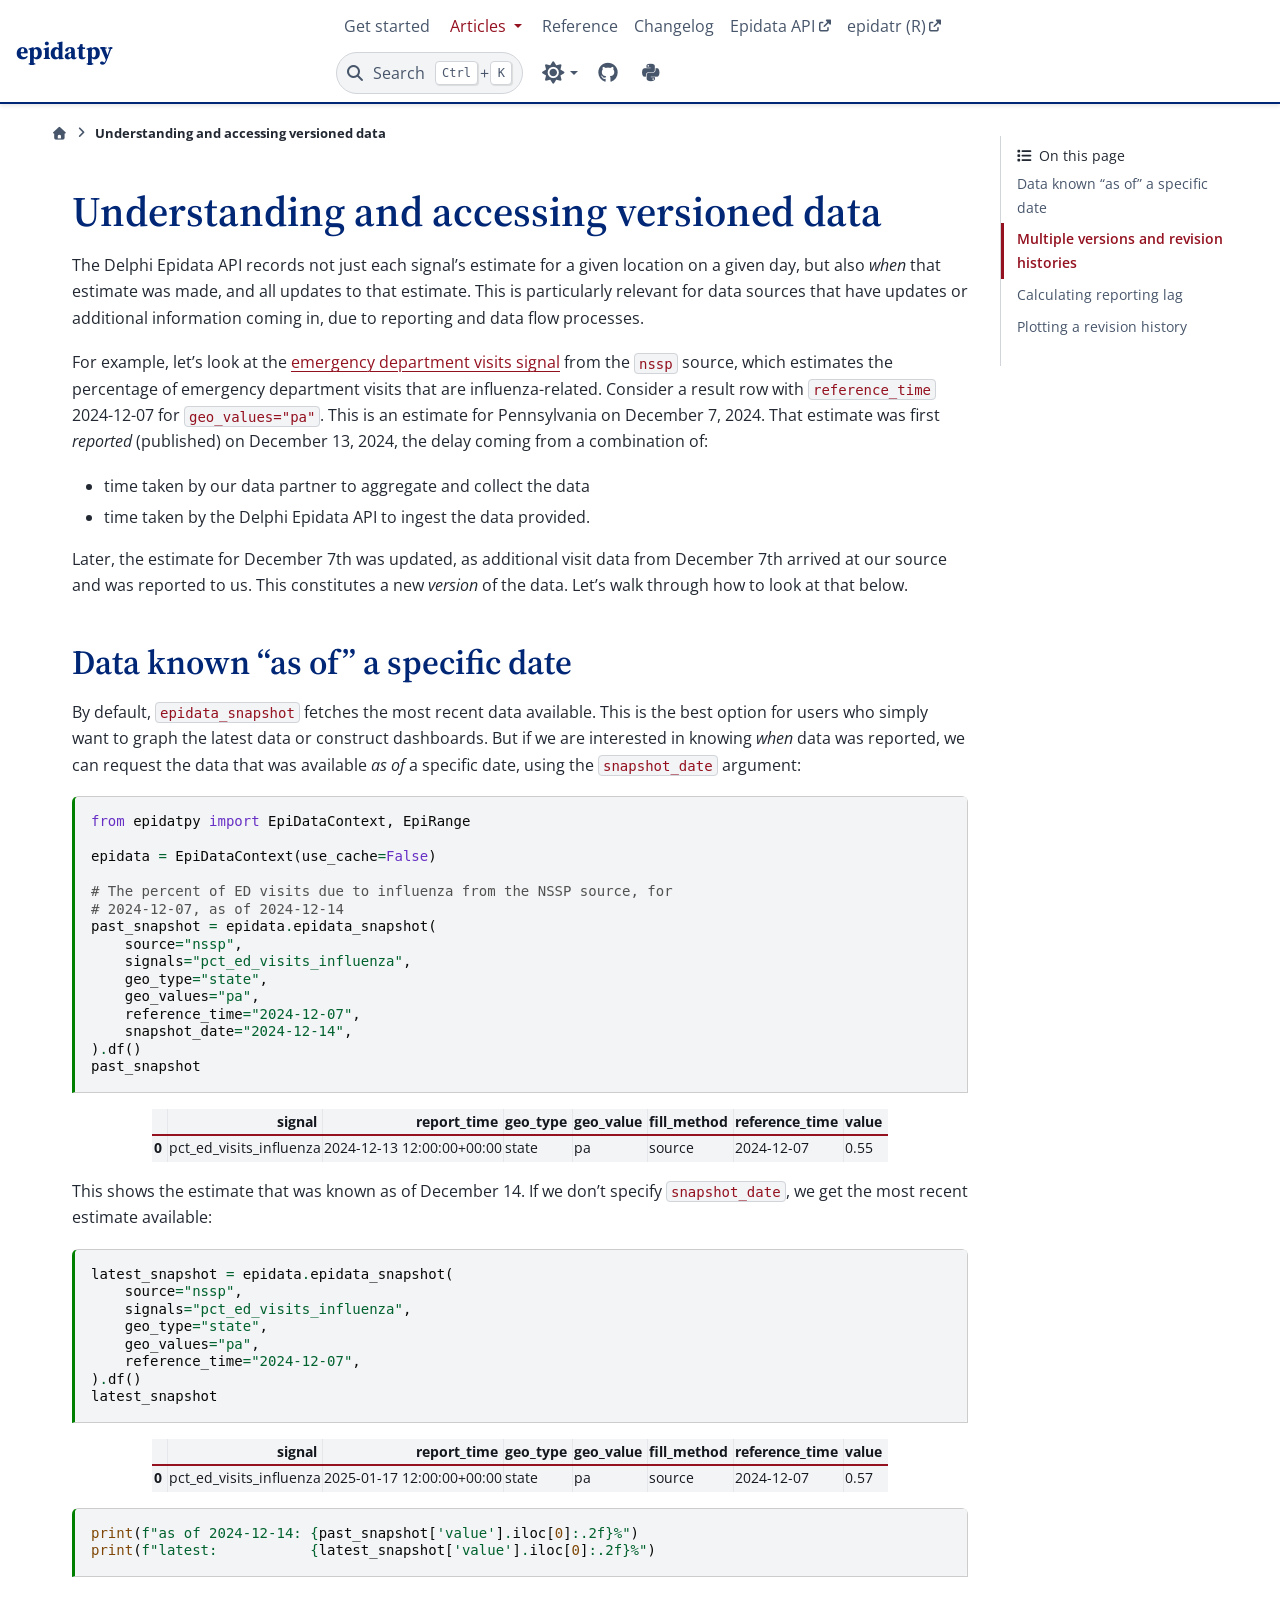
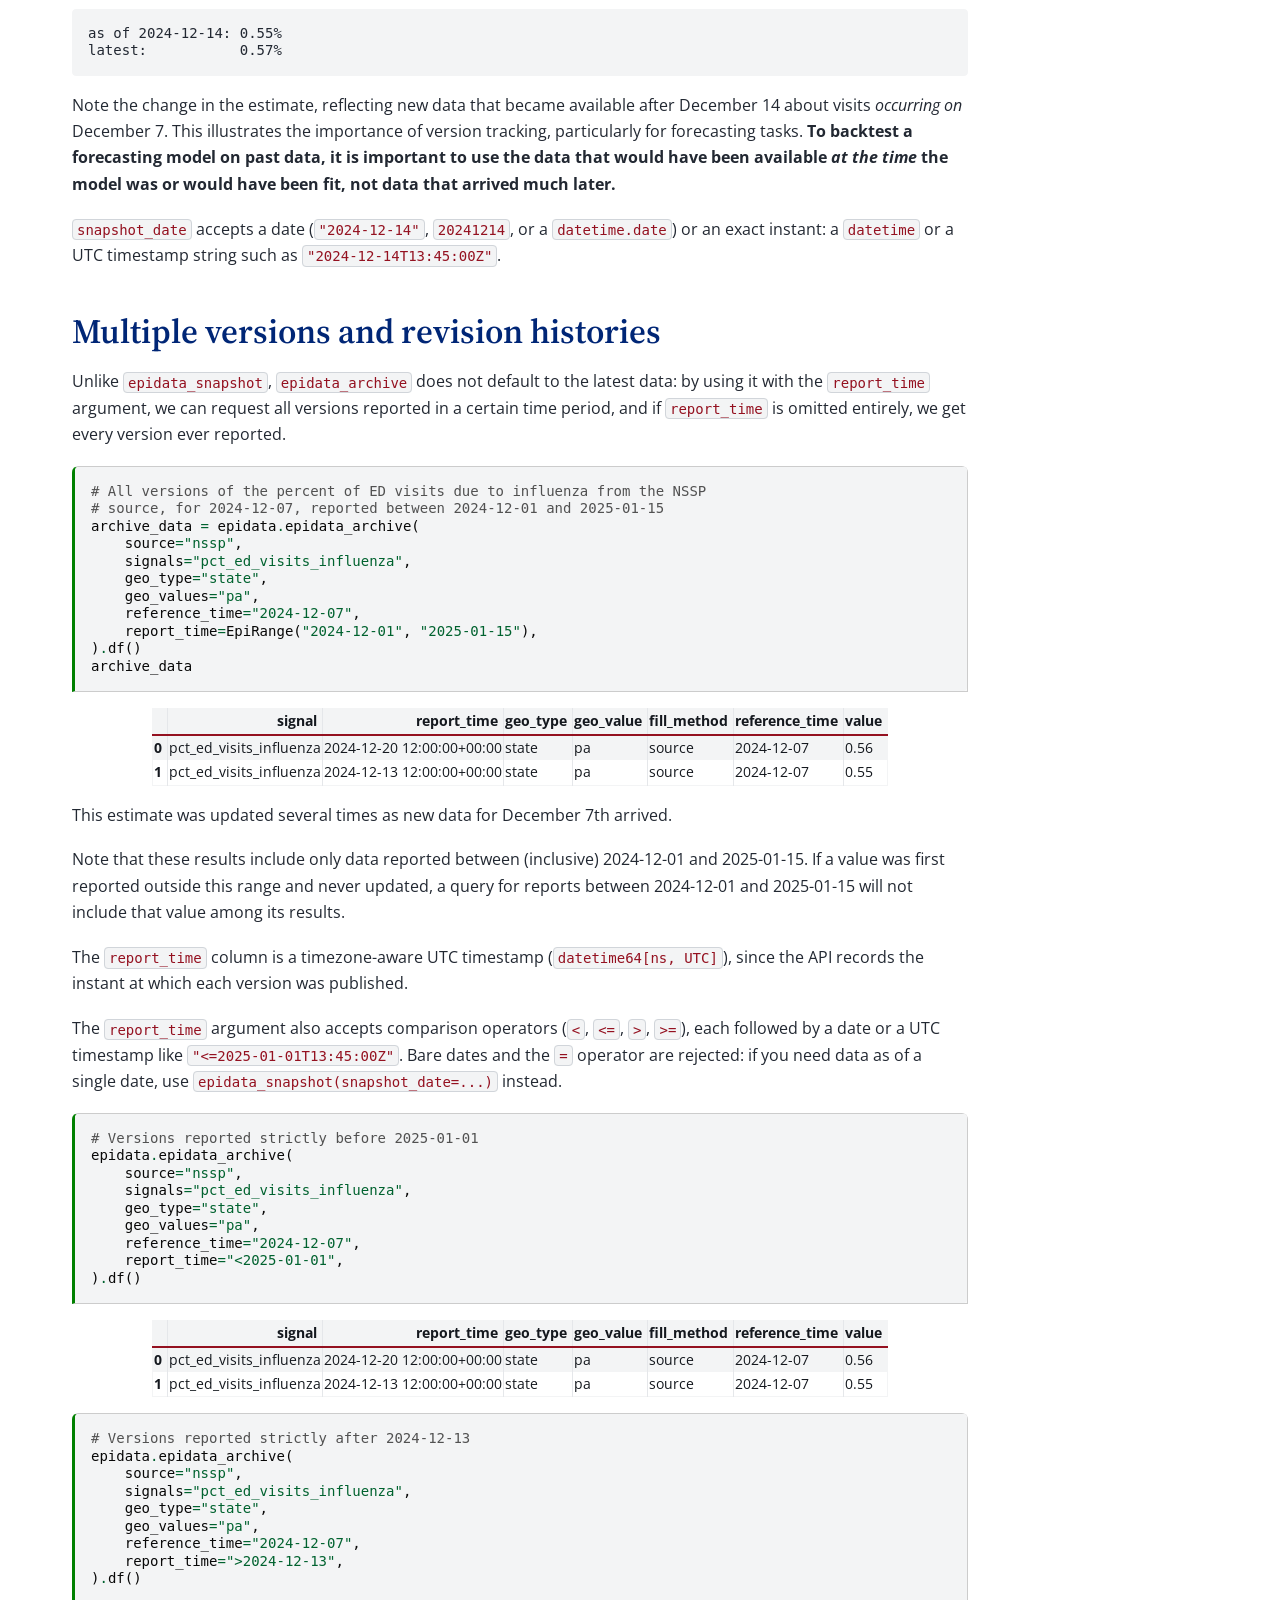
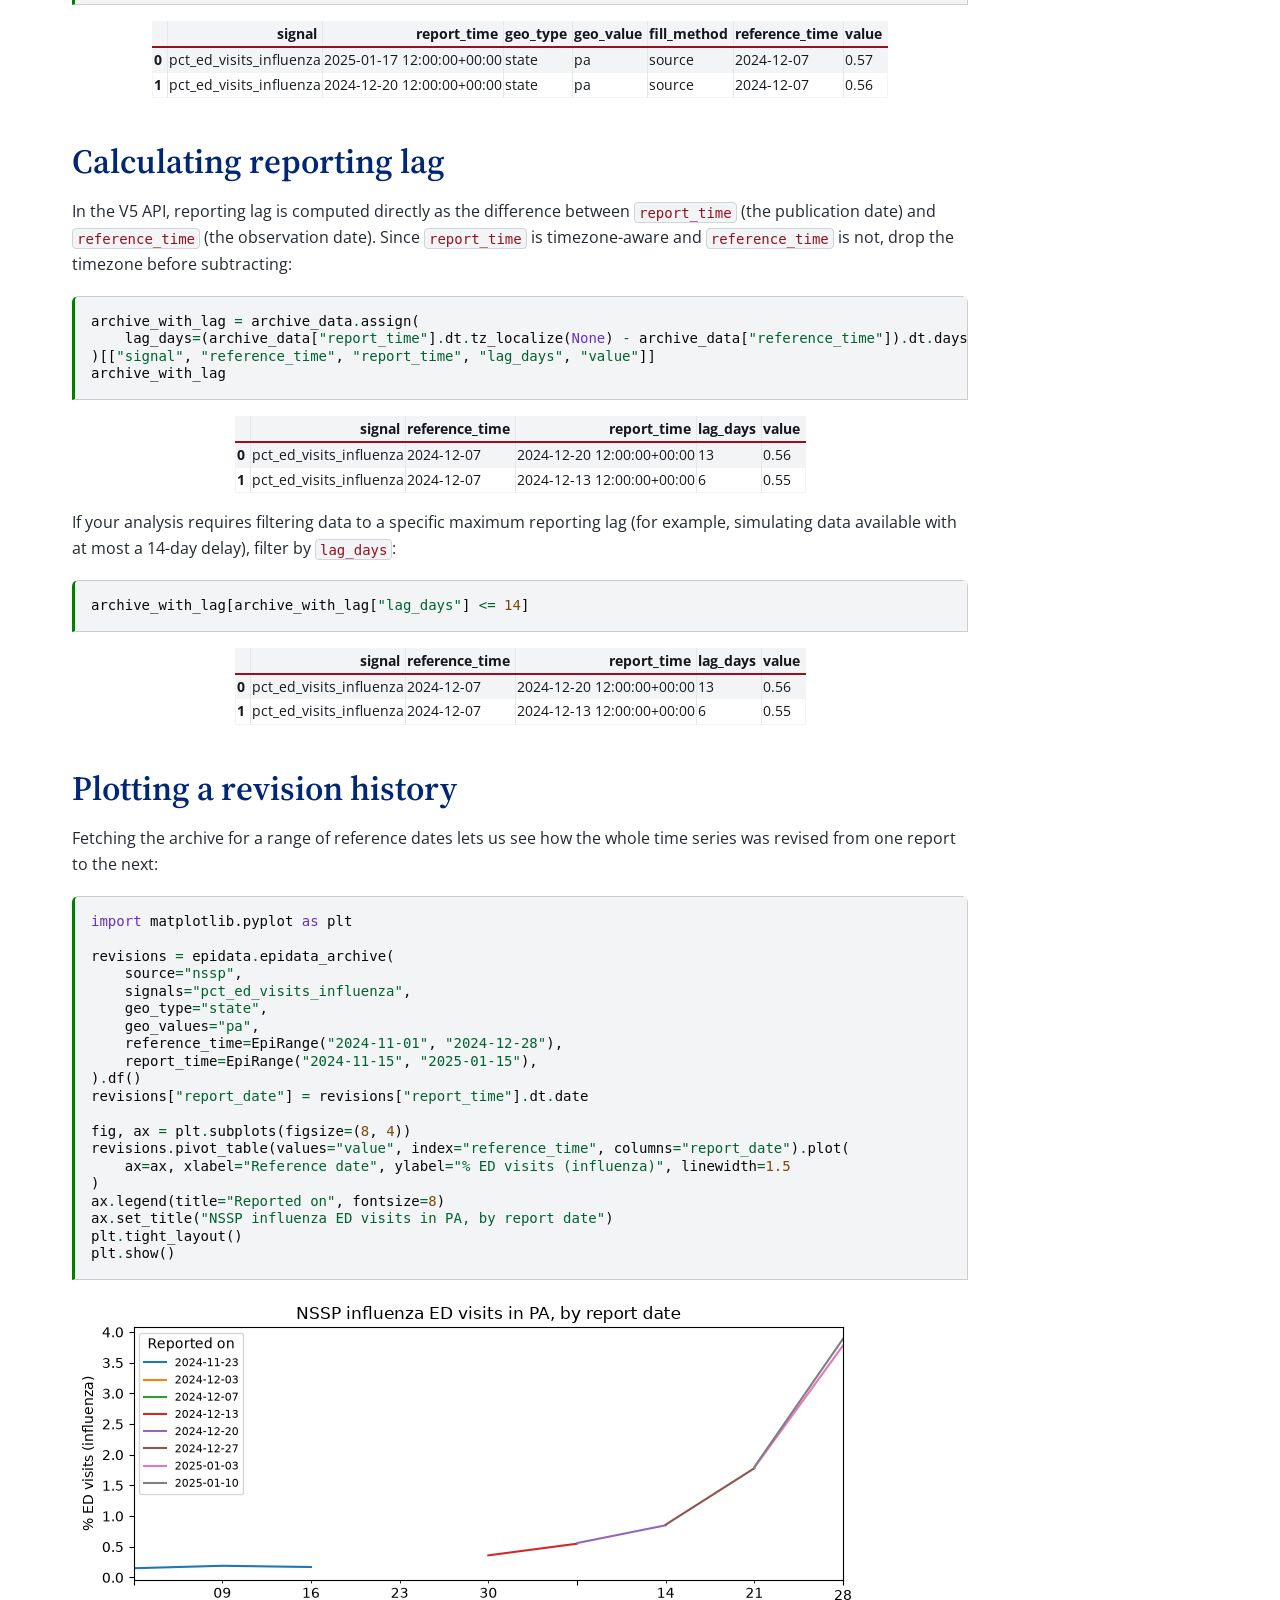
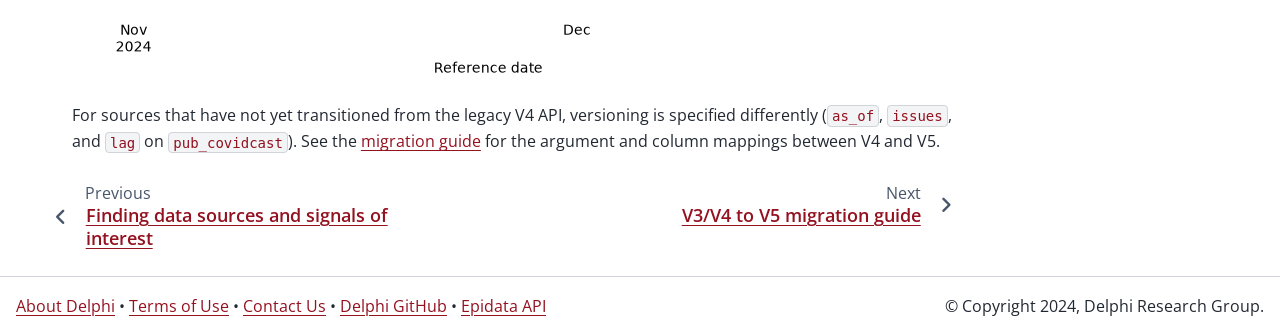
<file: versioned_data.html>
<!DOCTYPE html>


<html lang="en" data-content_root="./" data-theme="light">

  <head>
    <meta charset="utf-8" />
    <meta name="viewport" content="width=device-width, initial-scale=1.0" /><meta name="viewport" content="width=device-width, initial-scale=1" />

    <title>Understanding and accessing versioned data &#8212; epidatpy</title>
  
  
  
  <script data-cfasync="false">
    document.documentElement.dataset.mode = localStorage.getItem("mode") || "light";
    document.documentElement.dataset.theme = localStorage.getItem("theme") || "light";
  </script>
  <!--
    this give us a css class that will be invisible only if js is disabled
  -->
  <noscript>
    <style>
      .pst-js-only { display: none !important; }

    </style>
  </noscript>
  
  <!-- Loaded before other Sphinx assets -->
  <link href="_static/styles/theme.css?digest=75c7c72ae941e8b558d8" rel="stylesheet" />
<link href="_static/styles/pydata-sphinx-theme.css?digest=75c7c72ae941e8b558d8" rel="stylesheet" />

    <link rel="stylesheet" type="text/css" href="_static/pygments.css?v=8f2a1f02" />
    <link rel="stylesheet" type="text/css" href="_static/sphinx_autodoc_typehints.css?v=057ac668" />
    <link rel="stylesheet" type="text/css" href="_static/mystnb.11b39860a7a0cbfd473a3ad8a317855267ff0bd372690045ca344a6b62be495e.css" />
    <link rel="stylesheet" type="text/css" href="_static/copybutton.css?v=76b2166b" />
    <link rel="stylesheet" type="text/css" href="_static/sphinx-design.min.css?v=6a604523" />
    <link rel="stylesheet" type="text/css" href="_static/delphi.css?v=4d342541" />
    <link rel="stylesheet" type="text/css" href="_static/notebooks.css?v=96e93511" />
  
  <!-- So that users can add custom icons -->
  <script defer src="_static/scripts/fontawesome.js?digest=75c7c72ae941e8b558d8"></script>
  <!-- Pre-loaded scripts that we'll load fully later -->
  <link rel="preload" as="script" href="_static/scripts/bootstrap.js?digest=75c7c72ae941e8b558d8" />
<link rel="preload" as="script" href="_static/scripts/pydata-sphinx-theme.js?digest=75c7c72ae941e8b558d8" />

    <script src="_static/documentation_options.js?v=486e5634"></script>
    <script src="_static/doctools.js?v=fd6eb6e6"></script>
    <script src="_static/sphinx_highlight.js?v=6ffebe34"></script>
    <script src="_static/clipboard.min.js?v=a7894cd8"></script>
    <script src="_static/copybutton.js?v=f281be69"></script>
    <script data-sd-tabs-storage-prefix="sphinx-design-tab-id-" src="_static/design-tabs.js?v=fcb327ea"></script>
    <script>DOCUMENTATION_OPTIONS.pagename = 'versioned_data';</script>
    <script>DOCUMENTATION_OPTIONS.search_as_you_type = false;</script>
    <link rel="index" title="Index" href="genindex.html" />
    <link rel="search" title="Search" href="search.html" />
    <link rel="next" title="V3/V4 to V5 migration guide" href="migration_guide.html" />
    <link rel="prev" title="Finding data sources and signals of interest" href="signal_discovery.html" />
  <meta name="viewport" content="width=device-width, initial-scale=1"/>
  <meta name="color-scheme" content="light dark"/>
  <meta name="docsearch:language" content="en"/>
  <meta name="docsearch:version" content="0.8.0" />
  
    
    <script src="_static/searchtools.js"></script>
    <script src="_static/language_data.js"></script>
    <script src="searchindex.js"></script>
  
  </head>
  <body data-default-mode="light">
  
  
  <div id="pst-skip-link" class="skip-link d-print-none"><a href="#main-content">Skip to main content</a></div>

  
  <div id="pst-scroll-pixel-helper"></div>
  
  <button type="button" class="btn rounded-pill" id="pst-back-to-top">
    <i class="fa-solid fa-arrow-up"></i>Back to top</button>
  
  
  
  
  <dialog id="pst-search-dialog">
    
<form class="bd-search d-flex align-items-center"
      action="search.html"
      method="get">
  <i class="fa-solid fa-magnifying-glass"></i>
  <input type="search"
         class="form-control"
         name="q"
         placeholder="Search the docs ..."
         aria-label="Search the docs ..."
         autocomplete="off"
         autocorrect="off"
         autocapitalize="off"
         spellcheck="false"/>
  <span class="search-button__kbd-shortcut"><kbd class="kbd-shortcut__modifier">Ctrl</kbd>+<kbd>K</kbd></span>
</form>
  </dialog>

  <div class="pst-async-banner-revealer d-none">
  <aside id="bd-header-version-warning" class="d-none d-print-none" aria-label="Version warning"></aside>
</div>

  
    <header id="pst-header" class="bd-header navbar navbar-expand-lg bd-navbar d-print-none">
<div class="bd-header__inner bd-page-width">
  <button type="button" class="pst-navbar-icon sidebar-toggle primary-toggle" aria-label="Site navigation" aria-expanded="false" aria-controls="pst-primary-sidebar-modal">
    <span class="fa-solid fa-bars"></span>
  </button>
  
  
  <div class="col-lg-3 navbar-header-items__start">
    
      <div class="navbar-item">

  
    
  

<a class="navbar-brand logo" href="index.html">
  
  
  
  
  
  
    <p class="title logo__title">epidatpy</p>
  
</a></div>
    
  </div>
  
  <div class="col-lg-9 navbar-header-items">
    
    <div class="me-auto navbar-header-items__center">
      
        <div class="navbar-item"><nav>
  <ul class="bd-navbar-elements navbar-nav">
    <li class="nav-item ">
  <a class="nav-link nav-internal" href="getting_started.html">Get started</a>
</li>
    <li class="nav-item dropdown current active">
      <button class="btn dropdown-toggle nav-item" type="button" data-bs-toggle="dropdown" aria-expanded="false" aria-controls="delphi-nav-articles">
        Articles
      </button>
      <ul id="delphi-nav-articles" class="dropdown-menu">
        <li><a class="nav-link dropdown-item nav-internal" href="signal_discovery.html">Signal discovery</a></li>
        <li><a class="nav-link dropdown-item nav-internal" href="#">Versioned data</a></li>
        <li><a class="nav-link dropdown-item nav-internal" href="migration_guide.html">Migration guide</a></li>
      </ul>
    </li>
    <li class="nav-item ">
  <a class="nav-link nav-internal" href="epidatpy.html">Reference</a>
</li>
    <li class="nav-item ">
  <a class="nav-link nav-internal" href="changelog.html">Changelog</a>
</li>
    <li class="nav-item">
      <a class="nav-link nav-external" href="https://cmu-delphi.github.io/delphi-epidata/">Epidata API</a>
    </li>
    <li class="nav-item">
      <a class="nav-link nav-external" href="https://cmu-delphi.github.io/epidatr/">epidatr (R)</a>
    </li>
  </ul>
</nav></div>
      
    </div>
    
    
    <div class="navbar-header-items__end">
      
        <div class="navbar-item navbar-persistent--container">
          

<button type="button" class="btn search-button-field search-button__button pst-js-only" title="Search" aria-label="Search" data-bs-placement="bottom" data-bs-toggle="tooltip">
 <i class="fa-solid fa-magnifying-glass"></i>
 <span class="search-button__default-text">Search</span>
 <span class="search-button__kbd-shortcut"><kbd class="kbd-shortcut__modifier">Ctrl</kbd>+<kbd class="kbd-shortcut__modifier">K</kbd></span>
</button>
        </div>
      
      
        <div class="navbar-item">

<div class="theme-switch-container dropdown pst-js-only" data-bs-toggle="tooltip" data-bs-placement="bottom" title="Color mode">
  <button type="button" class="btn btn-sm nav-link pst-navbar-icon theme-switch-button dropdown-toggle" aria-label="Color mode" data-bs-toggle="dropdown">
    <i class="theme-switch fa-solid fa-sun fa-lg" data-mode="light" title="Light"></i>
    <i class="theme-switch fa-solid fa-moon fa-lg" data-mode="dark" title="Dark"></i>
    <i class="theme-switch fa-solid fa-circle-half-stroke fa-lg" data-mode="auto" title="System Settings"></i>
  </button>
  <ul class="dropdown-menu dropdown-menu-end">
    <li><button type="button" class="dropdown-item d-flex align-items-center theme-change-button" data-mode="auto"><i class="fa-solid fa-circle-half-stroke fa-lg me-1"></i>System Settings</button></li>
    <li><button type="button" class="dropdown-item d-flex align-items-center theme-change-button" data-mode="light"><i class="fa-solid fa-sun fa-lg me-1"></i>Light</button></li>
    <li><button type="button" class="dropdown-item d-flex align-items-center theme-change-button" data-mode="dark"><i class="fa-solid fa-moon fa-lg me-1"></i>Dark</button></li>
  </ul>
</div></div>
      
        <div class="navbar-item"><ul class="navbar-icon-links"
    aria-label="Icon Links">
        <li class="nav-item">
          
          
          
          
          
          
          
          
          <a href="https://github.com/cmu-delphi/epidatpy" title="GitHub" class="nav-link pst-navbar-icon" rel="noopener" target="_blank" data-bs-toggle="tooltip" data-bs-placement="bottom"><i class="fa-brands fa-github fa-lg" aria-hidden="true"></i><span class="visually-hidden">GitHub</span></a>
        </li>
        <li class="nav-item">
          
          
          
          
          
          
          
          
          <a href="https://pypi.org/project/epidatpy/" title="PyPI" class="nav-link pst-navbar-icon" rel="noopener" target="_blank" data-bs-toggle="tooltip" data-bs-placement="bottom"><i class="fa-brands fa-python fa-lg" aria-hidden="true"></i><span class="visually-hidden">PyPI</span></a>
        </li>
</ul></div>
      
    </div>
    
  </div>
  
  
    <div class="navbar-persistent--mobile">

<button type="button" class="btn search-button-field search-button__button pst-js-only" title="Search" aria-label="Search" data-bs-placement="bottom" data-bs-toggle="tooltip">
 <i class="fa-solid fa-magnifying-glass"></i>
 <span class="search-button__default-text">Search</span>
 <span class="search-button__kbd-shortcut"><kbd class="kbd-shortcut__modifier">Ctrl</kbd>+<kbd class="kbd-shortcut__modifier">K</kbd></span>
</button>
    </div>
  

  
    <button type="button" class="pst-navbar-icon sidebar-toggle secondary-toggle" aria-label="On this page" aria-expanded="false" aria-controls="pst-secondary-sidebar-modal">
      <span class="fa-solid fa-outdent"></span>
    </button>
  
</div>

    </header>
  

  <div class="bd-container">
    <div class="bd-container__inner bd-page-width">
      
      
      
      <dialog id="pst-primary-sidebar-modal" tabindex="-1"></dialog>
      <div id="pst-primary-sidebar" class="bd-sidebar-primary bd-sidebar hide-on-wide">
        

  
  <div class="sidebar-header-items sidebar-primary__section">
    
    
      <div class="sidebar-header-items__center">
        
          
          
            <div class="navbar-item"><nav>
  <ul class="bd-navbar-elements navbar-nav">
    <li class="nav-item ">
  <a class="nav-link nav-internal" href="getting_started.html">Get started</a>
</li>
    <li class="nav-item dropdown current active">
      <button class="btn dropdown-toggle nav-item" type="button" data-bs-toggle="dropdown" aria-expanded="false" aria-controls="delphi-nav-articles">
        Articles
      </button>
      <ul id="delphi-nav-articles" class="dropdown-menu">
        <li><a class="nav-link dropdown-item nav-internal" href="signal_discovery.html">Signal discovery</a></li>
        <li><a class="nav-link dropdown-item nav-internal" href="#">Versioned data</a></li>
        <li><a class="nav-link dropdown-item nav-internal" href="migration_guide.html">Migration guide</a></li>
      </ul>
    </li>
    <li class="nav-item ">
  <a class="nav-link nav-internal" href="epidatpy.html">Reference</a>
</li>
    <li class="nav-item ">
  <a class="nav-link nav-internal" href="changelog.html">Changelog</a>
</li>
    <li class="nav-item">
      <a class="nav-link nav-external" href="https://cmu-delphi.github.io/delphi-epidata/">Epidata API</a>
    </li>
    <li class="nav-item">
      <a class="nav-link nav-external" href="https://cmu-delphi.github.io/epidatr/">epidatr (R)</a>
    </li>
  </ul>
</nav></div>
          
        
      </div>
    
    
    
      <div class="sidebar-header-items__end">
        
          <div class="navbar-item">

<div class="theme-switch-container dropdown pst-js-only" data-bs-toggle="tooltip" data-bs-placement="bottom" title="Color mode">
  <button type="button" class="btn btn-sm nav-link pst-navbar-icon theme-switch-button dropdown-toggle" aria-label="Color mode" data-bs-toggle="dropdown">
    <i class="theme-switch fa-solid fa-sun fa-lg" data-mode="light" title="Light"></i>
    <i class="theme-switch fa-solid fa-moon fa-lg" data-mode="dark" title="Dark"></i>
    <i class="theme-switch fa-solid fa-circle-half-stroke fa-lg" data-mode="auto" title="System Settings"></i>
  </button>
  <ul class="dropdown-menu dropdown-menu-end">
    <li><button type="button" class="dropdown-item d-flex align-items-center theme-change-button" data-mode="auto"><i class="fa-solid fa-circle-half-stroke fa-lg me-1"></i>System Settings</button></li>
    <li><button type="button" class="dropdown-item d-flex align-items-center theme-change-button" data-mode="light"><i class="fa-solid fa-sun fa-lg me-1"></i>Light</button></li>
    <li><button type="button" class="dropdown-item d-flex align-items-center theme-change-button" data-mode="dark"><i class="fa-solid fa-moon fa-lg me-1"></i>Dark</button></li>
  </ul>
</div></div>
        
          <div class="navbar-item"><ul class="navbar-icon-links"
    aria-label="Icon Links">
        <li class="nav-item">
          
          
          
          
          
          
          
          
          <a href="https://github.com/cmu-delphi/epidatpy" title="GitHub" class="nav-link pst-navbar-icon" rel="noopener" target="_blank" data-bs-toggle="tooltip" data-bs-placement="bottom"><i class="fa-brands fa-github fa-lg" aria-hidden="true"></i><span class="visually-hidden">GitHub</span></a>
        </li>
        <li class="nav-item">
          
          
          
          
          
          
          
          
          <a href="https://pypi.org/project/epidatpy/" title="PyPI" class="nav-link pst-navbar-icon" rel="noopener" target="_blank" data-bs-toggle="tooltip" data-bs-placement="bottom"><i class="fa-brands fa-python fa-lg" aria-hidden="true"></i><span class="visually-hidden">PyPI</span></a>
        </li>
</ul></div>
        
      </div>
    
  </div>
  
  
  <div class="sidebar-primary-items__end sidebar-primary__section">
      <div class="sidebar-primary-item">
<div id="ethical-ad-placement"
      class="flat"
      data-ea-publisher="readthedocs"
      data-ea-type="readthedocs-sidebar"
      data-ea-manual="true">
</div></div>
  </div>


      </div>
      
      <main id="main-content" class="bd-main" role="main">
        
        
          <div class="bd-content">
            <div class="bd-article-container">
              
              <div class="bd-header-article d-print-none">
<div class="header-article-items header-article__inner">
  
    <div class="header-article-items__start">
      
        <div class="header-article-item">

<nav aria-label="Breadcrumb" class="d-print-none">
  <ul class="bd-breadcrumbs">
    
    <li class="breadcrumb-item breadcrumb-home">
      <a href="index.html" class="nav-link" aria-label="Home">
        <i class="fa-solid fa-house"></i>
      </a>
    </li>
    <li class="breadcrumb-item active" aria-current="page"><span class="ellipsis">Understanding and accessing versioned data</span></li>
  </ul>
</nav>
</div>
      
    </div>
  
  
</div>
</div>
              
              
              
                
<div id="searchbox"></div>
                <article class="bd-article">
                  
  <section id="understanding-and-accessing-versioned-data">
<h1>Understanding and accessing versioned data<a class="headerlink" href="#understanding-and-accessing-versioned-data" title="Link to this heading">#</a></h1>
<p>The Delphi Epidata API records not just each signal’s estimate for a given
location on a given day, but also <em>when</em> that estimate was made, and all updates
to that estimate. This is particularly relevant for data sources that have
updates or additional information coming in, due to reporting and data flow
processes.</p>
<p>For example, let’s look at the <a class="reference external" href="https://cmu-delphi.github.io/delphi-epidata/api/v5-signals/nssp.html">emergency department visits
signal</a>
from the <code class="docutils literal notranslate"><span class="pre">nssp</span></code> source, which estimates the percentage of emergency department
visits that are influenza-related. Consider a result row with <code class="docutils literal notranslate"><span class="pre">reference_time</span></code>
2024-12-07 for <code class="docutils literal notranslate"><span class="pre">geo_values=&quot;pa&quot;</span></code>. This is an estimate for Pennsylvania on
December 7, 2024. That estimate was first <em>reported</em> (published) on December
13, 2024, the delay coming from a combination of:</p>
<ul class="simple">
<li><p>time taken by our data partner to aggregate and collect the data</p></li>
<li><p>time taken by the Delphi Epidata API to ingest the data provided.</p></li>
</ul>
<p>Later, the estimate for December 7th was updated, as additional visit data from
December 7th arrived at our source and was reported to us. This constitutes a
new <em>version</em> of the data. Let’s walk through how to look at that below.</p>
<section id="data-known-as-of-a-specific-date">
<h2>Data known “as of” a specific date<a class="headerlink" href="#data-known-as-of-a-specific-date" title="Link to this heading">#</a></h2>
<p>By default, <code class="docutils literal notranslate"><span class="pre">epidata_snapshot</span></code> fetches the most recent data available. This is
the best option for users who simply want to graph the latest data or construct
dashboards. But if we are interested in knowing <em>when</em> data was reported, we
can request the data that was available <em>as of</em> a specific date, using the
<code class="docutils literal notranslate"><span class="pre">snapshot_date</span></code> argument:</p>
<div class="cell docutils container">
<div class="cell_input docutils container">
<div class="highlight-ipython3 notranslate"><div class="highlight"><pre><span></span><span class="kn">from</span><span class="w"> </span><span class="nn">epidatpy</span><span class="w"> </span><span class="kn">import</span> <span class="n">EpiDataContext</span><span class="p">,</span> <span class="n">EpiRange</span>

<span class="n">epidata</span> <span class="o">=</span> <span class="n">EpiDataContext</span><span class="p">(</span><span class="n">use_cache</span><span class="o">=</span><span class="kc">False</span><span class="p">)</span>

<span class="c1"># The percent of ED visits due to influenza from the NSSP source, for</span>
<span class="c1"># 2024-12-07, as of 2024-12-14</span>
<span class="n">past_snapshot</span> <span class="o">=</span> <span class="n">epidata</span><span class="o">.</span><span class="n">epidata_snapshot</span><span class="p">(</span>
    <span class="n">source</span><span class="o">=</span><span class="s2">"nssp"</span><span class="p">,</span>
    <span class="n">signals</span><span class="o">=</span><span class="s2">"pct_ed_visits_influenza"</span><span class="p">,</span>
    <span class="n">geo_type</span><span class="o">=</span><span class="s2">"state"</span><span class="p">,</span>
    <span class="n">geo_values</span><span class="o">=</span><span class="s2">"pa"</span><span class="p">,</span>
    <span class="n">reference_time</span><span class="o">=</span><span class="s2">"2024-12-07"</span><span class="p">,</span>
    <span class="n">snapshot_date</span><span class="o">=</span><span class="s2">"2024-12-14"</span><span class="p">,</span>
<span class="p">)</span><span class="o">.</span><span class="n">df</span><span class="p">()</span>
<span class="n">past_snapshot</span>
</pre></div>
</div>
</div>
<div class="cell_output docutils container">
<div class="output text_html"><div>
<style scoped>
    .dataframe tbody tr th:only-of-type {
        vertical-align: middle;
    }

    .dataframe tbody tr th {
        vertical-align: top;
    }

    .dataframe thead th {
        text-align: right;
    }
</style>
<table border="1" class="dataframe">
  <thead>
    <tr style="text-align: right;">
      <th></th>
      <th>signal</th>
      <th>report_time</th>
      <th>geo_type</th>
      <th>geo_value</th>
      <th>fill_method</th>
      <th>reference_time</th>
      <th>value</th>
    </tr>
  </thead>
  <tbody>
    <tr>
      <th>0</th>
      <td>pct_ed_visits_influenza</td>
      <td>2024-12-13 12:00:00+00:00</td>
      <td>state</td>
      <td>pa</td>
      <td>source</td>
      <td>2024-12-07</td>
      <td>0.55</td>
    </tr>
  </tbody>
</table>
</div></div></div>
</div>
<p>This shows the estimate that was known as of December 14. If we don’t specify
<code class="docutils literal notranslate"><span class="pre">snapshot_date</span></code>, we get the most recent estimate available:</p>
<div class="cell docutils container">
<div class="cell_input docutils container">
<div class="highlight-ipython3 notranslate"><div class="highlight"><pre><span></span><span class="n">latest_snapshot</span> <span class="o">=</span> <span class="n">epidata</span><span class="o">.</span><span class="n">epidata_snapshot</span><span class="p">(</span>
    <span class="n">source</span><span class="o">=</span><span class="s2">"nssp"</span><span class="p">,</span>
    <span class="n">signals</span><span class="o">=</span><span class="s2">"pct_ed_visits_influenza"</span><span class="p">,</span>
    <span class="n">geo_type</span><span class="o">=</span><span class="s2">"state"</span><span class="p">,</span>
    <span class="n">geo_values</span><span class="o">=</span><span class="s2">"pa"</span><span class="p">,</span>
    <span class="n">reference_time</span><span class="o">=</span><span class="s2">"2024-12-07"</span><span class="p">,</span>
<span class="p">)</span><span class="o">.</span><span class="n">df</span><span class="p">()</span>
<span class="n">latest_snapshot</span>
</pre></div>
</div>
</div>
<div class="cell_output docutils container">
<div class="output text_html"><div>
<style scoped>
    .dataframe tbody tr th:only-of-type {
        vertical-align: middle;
    }

    .dataframe tbody tr th {
        vertical-align: top;
    }

    .dataframe thead th {
        text-align: right;
    }
</style>
<table border="1" class="dataframe">
  <thead>
    <tr style="text-align: right;">
      <th></th>
      <th>signal</th>
      <th>report_time</th>
      <th>geo_type</th>
      <th>geo_value</th>
      <th>fill_method</th>
      <th>reference_time</th>
      <th>value</th>
    </tr>
  </thead>
  <tbody>
    <tr>
      <th>0</th>
      <td>pct_ed_visits_influenza</td>
      <td>2025-01-17 12:00:00+00:00</td>
      <td>state</td>
      <td>pa</td>
      <td>source</td>
      <td>2024-12-07</td>
      <td>0.57</td>
    </tr>
  </tbody>
</table>
</div></div></div>
</div>
<div class="cell docutils container">
<div class="cell_input docutils container">
<div class="highlight-ipython3 notranslate"><div class="highlight"><pre><span></span><span class="nb">print</span><span class="p">(</span><span class="sa">f</span><span class="s2">"as of 2024-12-14: </span><span class="si">{</span><span class="n">past_snapshot</span><span class="p">[</span><span class="s1">'value'</span><span class="p">]</span><span class="o">.</span><span class="n">iloc</span><span class="p">[</span><span class="mi">0</span><span class="p">]</span><span class="si">:</span><span class="s2">.2f</span><span class="si">}</span><span class="s2">%"</span><span class="p">)</span>
<span class="nb">print</span><span class="p">(</span><span class="sa">f</span><span class="s2">"latest:           </span><span class="si">{</span><span class="n">latest_snapshot</span><span class="p">[</span><span class="s1">'value'</span><span class="p">]</span><span class="o">.</span><span class="n">iloc</span><span class="p">[</span><span class="mi">0</span><span class="p">]</span><span class="si">:</span><span class="s2">.2f</span><span class="si">}</span><span class="s2">%"</span><span class="p">)</span>
</pre></div>
</div>
</div>
<div class="cell_output docutils container">
<div class="output stream highlight-myst-ansi notranslate"><div class="highlight"><pre><span></span>as of 2024-12-14: 0.55%
latest:           0.57%
</pre></div>
</div>
</div>
</div>
<p>Note the change in the estimate, reflecting new data that became available
after December 14 about visits <em>occurring on</em> December 7. This illustrates the
importance of version tracking, particularly for forecasting tasks. <strong>To
backtest a forecasting model on past data, it is important to use the data that
would have been available <em>at the time</em> the model was or would have been fit,
not data that arrived much later.</strong></p>
<p><code class="docutils literal notranslate"><span class="pre">snapshot_date</span></code> accepts a date (<code class="docutils literal notranslate"><span class="pre">&quot;2024-12-14&quot;</span></code>, <code class="docutils literal notranslate"><span class="pre">20241214</span></code>, or a
<code class="docutils literal notranslate"><span class="pre">datetime.date</span></code>) or an exact instant: a <code class="docutils literal notranslate"><span class="pre">datetime</span></code> or a UTC timestamp string
such as <code class="docutils literal notranslate"><span class="pre">&quot;2024-12-14T13:45:00Z&quot;</span></code>.</p>
</section>
<section id="multiple-versions-and-revision-histories">
<h2>Multiple versions and revision histories<a class="headerlink" href="#multiple-versions-and-revision-histories" title="Link to this heading">#</a></h2>
<p>Unlike <code class="docutils literal notranslate"><span class="pre">epidata_snapshot</span></code>, <code class="docutils literal notranslate"><span class="pre">epidata_archive</span></code> does not default to the latest
data: by using it with the <code class="docutils literal notranslate"><span class="pre">report_time</span></code> argument, we can request all versions
reported in a certain time period, and if <code class="docutils literal notranslate"><span class="pre">report_time</span></code> is omitted entirely, we
get every version ever reported.</p>
<div class="cell docutils container">
<div class="cell_input docutils container">
<div class="highlight-ipython3 notranslate"><div class="highlight"><pre><span></span><span class="c1"># All versions of the percent of ED visits due to influenza from the NSSP</span>
<span class="c1"># source, for 2024-12-07, reported between 2024-12-01 and 2025-01-15</span>
<span class="n">archive_data</span> <span class="o">=</span> <span class="n">epidata</span><span class="o">.</span><span class="n">epidata_archive</span><span class="p">(</span>
    <span class="n">source</span><span class="o">=</span><span class="s2">"nssp"</span><span class="p">,</span>
    <span class="n">signals</span><span class="o">=</span><span class="s2">"pct_ed_visits_influenza"</span><span class="p">,</span>
    <span class="n">geo_type</span><span class="o">=</span><span class="s2">"state"</span><span class="p">,</span>
    <span class="n">geo_values</span><span class="o">=</span><span class="s2">"pa"</span><span class="p">,</span>
    <span class="n">reference_time</span><span class="o">=</span><span class="s2">"2024-12-07"</span><span class="p">,</span>
    <span class="n">report_time</span><span class="o">=</span><span class="n">EpiRange</span><span class="p">(</span><span class="s2">"2024-12-01"</span><span class="p">,</span> <span class="s2">"2025-01-15"</span><span class="p">),</span>
<span class="p">)</span><span class="o">.</span><span class="n">df</span><span class="p">()</span>
<span class="n">archive_data</span>
</pre></div>
</div>
</div>
<div class="cell_output docutils container">
<div class="output text_html"><div>
<style scoped>
    .dataframe tbody tr th:only-of-type {
        vertical-align: middle;
    }

    .dataframe tbody tr th {
        vertical-align: top;
    }

    .dataframe thead th {
        text-align: right;
    }
</style>
<table border="1" class="dataframe">
  <thead>
    <tr style="text-align: right;">
      <th></th>
      <th>signal</th>
      <th>report_time</th>
      <th>geo_type</th>
      <th>geo_value</th>
      <th>fill_method</th>
      <th>reference_time</th>
      <th>value</th>
    </tr>
  </thead>
  <tbody>
    <tr>
      <th>0</th>
      <td>pct_ed_visits_influenza</td>
      <td>2024-12-20 12:00:00+00:00</td>
      <td>state</td>
      <td>pa</td>
      <td>source</td>
      <td>2024-12-07</td>
      <td>0.56</td>
    </tr>
    <tr>
      <th>1</th>
      <td>pct_ed_visits_influenza</td>
      <td>2024-12-13 12:00:00+00:00</td>
      <td>state</td>
      <td>pa</td>
      <td>source</td>
      <td>2024-12-07</td>
      <td>0.55</td>
    </tr>
  </tbody>
</table>
</div></div></div>
</div>
<p>This estimate was updated several times as new data for December 7th arrived.</p>
<p>Note that these results include only data reported between (inclusive)
2024-12-01 and 2025-01-15. If a value was first reported outside this range and
never updated, a query for reports between 2024-12-01 and 2025-01-15 will not
include that value among its results.</p>
<p>The <code class="docutils literal notranslate"><span class="pre">report_time</span></code> column is a timezone-aware UTC timestamp
(<code class="docutils literal notranslate"><span class="pre">datetime64[ns,</span> <span class="pre">UTC]</span></code>), since the API records the instant at which each
version was published.</p>
<p>The <code class="docutils literal notranslate"><span class="pre">report_time</span></code> argument also accepts comparison operators (<code class="docutils literal notranslate"><span class="pre">&lt;</span></code>, <code class="docutils literal notranslate"><span class="pre">&lt;=</span></code>, <code class="docutils literal notranslate"><span class="pre">&gt;</span></code>,
<code class="docutils literal notranslate"><span class="pre">&gt;=</span></code>), each followed by a date or a UTC timestamp like
<code class="docutils literal notranslate"><span class="pre">&quot;&lt;=2025-01-01T13:45:00Z&quot;</span></code>. Bare dates and the <code class="docutils literal notranslate"><span class="pre">=</span></code> operator are rejected: if
you need data as of a single date, use <code class="docutils literal notranslate"><span class="pre">epidata_snapshot(snapshot_date=...)</span></code>
instead.</p>
<div class="cell docutils container">
<div class="cell_input docutils container">
<div class="highlight-ipython3 notranslate"><div class="highlight"><pre><span></span><span class="c1"># Versions reported strictly before 2025-01-01</span>
<span class="n">epidata</span><span class="o">.</span><span class="n">epidata_archive</span><span class="p">(</span>
    <span class="n">source</span><span class="o">=</span><span class="s2">"nssp"</span><span class="p">,</span>
    <span class="n">signals</span><span class="o">=</span><span class="s2">"pct_ed_visits_influenza"</span><span class="p">,</span>
    <span class="n">geo_type</span><span class="o">=</span><span class="s2">"state"</span><span class="p">,</span>
    <span class="n">geo_values</span><span class="o">=</span><span class="s2">"pa"</span><span class="p">,</span>
    <span class="n">reference_time</span><span class="o">=</span><span class="s2">"2024-12-07"</span><span class="p">,</span>
    <span class="n">report_time</span><span class="o">=</span><span class="s2">"&lt;2025-01-01"</span><span class="p">,</span>
<span class="p">)</span><span class="o">.</span><span class="n">df</span><span class="p">()</span>
</pre></div>
</div>
</div>
<div class="cell_output docutils container">
<div class="output text_html"><div>
<style scoped>
    .dataframe tbody tr th:only-of-type {
        vertical-align: middle;
    }

    .dataframe tbody tr th {
        vertical-align: top;
    }

    .dataframe thead th {
        text-align: right;
    }
</style>
<table border="1" class="dataframe">
  <thead>
    <tr style="text-align: right;">
      <th></th>
      <th>signal</th>
      <th>report_time</th>
      <th>geo_type</th>
      <th>geo_value</th>
      <th>fill_method</th>
      <th>reference_time</th>
      <th>value</th>
    </tr>
  </thead>
  <tbody>
    <tr>
      <th>0</th>
      <td>pct_ed_visits_influenza</td>
      <td>2024-12-20 12:00:00+00:00</td>
      <td>state</td>
      <td>pa</td>
      <td>source</td>
      <td>2024-12-07</td>
      <td>0.56</td>
    </tr>
    <tr>
      <th>1</th>
      <td>pct_ed_visits_influenza</td>
      <td>2024-12-13 12:00:00+00:00</td>
      <td>state</td>
      <td>pa</td>
      <td>source</td>
      <td>2024-12-07</td>
      <td>0.55</td>
    </tr>
  </tbody>
</table>
</div></div></div>
</div>
<div class="cell docutils container">
<div class="cell_input docutils container">
<div class="highlight-ipython3 notranslate"><div class="highlight"><pre><span></span><span class="c1"># Versions reported strictly after 2024-12-13</span>
<span class="n">epidata</span><span class="o">.</span><span class="n">epidata_archive</span><span class="p">(</span>
    <span class="n">source</span><span class="o">=</span><span class="s2">"nssp"</span><span class="p">,</span>
    <span class="n">signals</span><span class="o">=</span><span class="s2">"pct_ed_visits_influenza"</span><span class="p">,</span>
    <span class="n">geo_type</span><span class="o">=</span><span class="s2">"state"</span><span class="p">,</span>
    <span class="n">geo_values</span><span class="o">=</span><span class="s2">"pa"</span><span class="p">,</span>
    <span class="n">reference_time</span><span class="o">=</span><span class="s2">"2024-12-07"</span><span class="p">,</span>
    <span class="n">report_time</span><span class="o">=</span><span class="s2">"&gt;2024-12-13"</span><span class="p">,</span>
<span class="p">)</span><span class="o">.</span><span class="n">df</span><span class="p">()</span>
</pre></div>
</div>
</div>
<div class="cell_output docutils container">
<div class="output text_html"><div>
<style scoped>
    .dataframe tbody tr th:only-of-type {
        vertical-align: middle;
    }

    .dataframe tbody tr th {
        vertical-align: top;
    }

    .dataframe thead th {
        text-align: right;
    }
</style>
<table border="1" class="dataframe">
  <thead>
    <tr style="text-align: right;">
      <th></th>
      <th>signal</th>
      <th>report_time</th>
      <th>geo_type</th>
      <th>geo_value</th>
      <th>fill_method</th>
      <th>reference_time</th>
      <th>value</th>
    </tr>
  </thead>
  <tbody>
    <tr>
      <th>0</th>
      <td>pct_ed_visits_influenza</td>
      <td>2025-01-17 12:00:00+00:00</td>
      <td>state</td>
      <td>pa</td>
      <td>source</td>
      <td>2024-12-07</td>
      <td>0.57</td>
    </tr>
    <tr>
      <th>1</th>
      <td>pct_ed_visits_influenza</td>
      <td>2024-12-20 12:00:00+00:00</td>
      <td>state</td>
      <td>pa</td>
      <td>source</td>
      <td>2024-12-07</td>
      <td>0.56</td>
    </tr>
  </tbody>
</table>
</div></div></div>
</div>
</section>
<section id="calculating-reporting-lag">
<h2>Calculating reporting lag<a class="headerlink" href="#calculating-reporting-lag" title="Link to this heading">#</a></h2>
<p>In the V5 API, reporting lag is computed directly as the difference between
<code class="docutils literal notranslate"><span class="pre">report_time</span></code> (the publication date) and <code class="docutils literal notranslate"><span class="pre">reference_time</span></code> (the observation
date). Since <code class="docutils literal notranslate"><span class="pre">report_time</span></code> is timezone-aware and <code class="docutils literal notranslate"><span class="pre">reference_time</span></code> is not, drop
the timezone before subtracting:</p>
<div class="cell docutils container">
<div class="cell_input docutils container">
<div class="highlight-ipython3 notranslate"><div class="highlight"><pre><span></span><span class="n">archive_with_lag</span> <span class="o">=</span> <span class="n">archive_data</span><span class="o">.</span><span class="n">assign</span><span class="p">(</span>
    <span class="n">lag_days</span><span class="o">=</span><span class="p">(</span><span class="n">archive_data</span><span class="p">[</span><span class="s2">"report_time"</span><span class="p">]</span><span class="o">.</span><span class="n">dt</span><span class="o">.</span><span class="n">tz_localize</span><span class="p">(</span><span class="kc">None</span><span class="p">)</span> <span class="o">-</span> <span class="n">archive_data</span><span class="p">[</span><span class="s2">"reference_time"</span><span class="p">])</span><span class="o">.</span><span class="n">dt</span><span class="o">.</span><span class="n">days</span>
<span class="p">)[[</span><span class="s2">"signal"</span><span class="p">,</span> <span class="s2">"reference_time"</span><span class="p">,</span> <span class="s2">"report_time"</span><span class="p">,</span> <span class="s2">"lag_days"</span><span class="p">,</span> <span class="s2">"value"</span><span class="p">]]</span>
<span class="n">archive_with_lag</span>
</pre></div>
</div>
</div>
<div class="cell_output docutils container">
<div class="output text_html"><div>
<style scoped>
    .dataframe tbody tr th:only-of-type {
        vertical-align: middle;
    }

    .dataframe tbody tr th {
        vertical-align: top;
    }

    .dataframe thead th {
        text-align: right;
    }
</style>
<table border="1" class="dataframe">
  <thead>
    <tr style="text-align: right;">
      <th></th>
      <th>signal</th>
      <th>reference_time</th>
      <th>report_time</th>
      <th>lag_days</th>
      <th>value</th>
    </tr>
  </thead>
  <tbody>
    <tr>
      <th>0</th>
      <td>pct_ed_visits_influenza</td>
      <td>2024-12-07</td>
      <td>2024-12-20 12:00:00+00:00</td>
      <td>13</td>
      <td>0.56</td>
    </tr>
    <tr>
      <th>1</th>
      <td>pct_ed_visits_influenza</td>
      <td>2024-12-07</td>
      <td>2024-12-13 12:00:00+00:00</td>
      <td>6</td>
      <td>0.55</td>
    </tr>
  </tbody>
</table>
</div></div></div>
</div>
<p>If your analysis requires filtering data to a specific maximum reporting lag
(for example, simulating data available with at most a 14-day delay), filter by
<code class="docutils literal notranslate"><span class="pre">lag_days</span></code>:</p>
<div class="cell docutils container">
<div class="cell_input docutils container">
<div class="highlight-ipython3 notranslate"><div class="highlight"><pre><span></span><span class="n">archive_with_lag</span><span class="p">[</span><span class="n">archive_with_lag</span><span class="p">[</span><span class="s2">"lag_days"</span><span class="p">]</span> <span class="o">&lt;=</span> <span class="mi">14</span><span class="p">]</span>
</pre></div>
</div>
</div>
<div class="cell_output docutils container">
<div class="output text_html"><div>
<style scoped>
    .dataframe tbody tr th:only-of-type {
        vertical-align: middle;
    }

    .dataframe tbody tr th {
        vertical-align: top;
    }

    .dataframe thead th {
        text-align: right;
    }
</style>
<table border="1" class="dataframe">
  <thead>
    <tr style="text-align: right;">
      <th></th>
      <th>signal</th>
      <th>reference_time</th>
      <th>report_time</th>
      <th>lag_days</th>
      <th>value</th>
    </tr>
  </thead>
  <tbody>
    <tr>
      <th>0</th>
      <td>pct_ed_visits_influenza</td>
      <td>2024-12-07</td>
      <td>2024-12-20 12:00:00+00:00</td>
      <td>13</td>
      <td>0.56</td>
    </tr>
    <tr>
      <th>1</th>
      <td>pct_ed_visits_influenza</td>
      <td>2024-12-07</td>
      <td>2024-12-13 12:00:00+00:00</td>
      <td>6</td>
      <td>0.55</td>
    </tr>
  </tbody>
</table>
</div></div></div>
</div>
</section>
<section id="plotting-a-revision-history">
<h2>Plotting a revision history<a class="headerlink" href="#plotting-a-revision-history" title="Link to this heading">#</a></h2>
<p>Fetching the archive for a range of reference dates lets us see how the whole
time series was revised from one report to the next:</p>
<div class="cell docutils container">
<div class="cell_input docutils container">
<div class="highlight-ipython3 notranslate"><div class="highlight"><pre><span></span><span class="kn">import</span><span class="w"> </span><span class="nn">matplotlib.pyplot</span><span class="w"> </span><span class="k">as</span><span class="w"> </span><span class="nn">plt</span>

<span class="n">revisions</span> <span class="o">=</span> <span class="n">epidata</span><span class="o">.</span><span class="n">epidata_archive</span><span class="p">(</span>
    <span class="n">source</span><span class="o">=</span><span class="s2">"nssp"</span><span class="p">,</span>
    <span class="n">signals</span><span class="o">=</span><span class="s2">"pct_ed_visits_influenza"</span><span class="p">,</span>
    <span class="n">geo_type</span><span class="o">=</span><span class="s2">"state"</span><span class="p">,</span>
    <span class="n">geo_values</span><span class="o">=</span><span class="s2">"pa"</span><span class="p">,</span>
    <span class="n">reference_time</span><span class="o">=</span><span class="n">EpiRange</span><span class="p">(</span><span class="s2">"2024-11-01"</span><span class="p">,</span> <span class="s2">"2024-12-28"</span><span class="p">),</span>
    <span class="n">report_time</span><span class="o">=</span><span class="n">EpiRange</span><span class="p">(</span><span class="s2">"2024-11-15"</span><span class="p">,</span> <span class="s2">"2025-01-15"</span><span class="p">),</span>
<span class="p">)</span><span class="o">.</span><span class="n">df</span><span class="p">()</span>
<span class="n">revisions</span><span class="p">[</span><span class="s2">"report_date"</span><span class="p">]</span> <span class="o">=</span> <span class="n">revisions</span><span class="p">[</span><span class="s2">"report_time"</span><span class="p">]</span><span class="o">.</span><span class="n">dt</span><span class="o">.</span><span class="n">date</span>

<span class="n">fig</span><span class="p">,</span> <span class="n">ax</span> <span class="o">=</span> <span class="n">plt</span><span class="o">.</span><span class="n">subplots</span><span class="p">(</span><span class="n">figsize</span><span class="o">=</span><span class="p">(</span><span class="mi">8</span><span class="p">,</span> <span class="mi">4</span><span class="p">))</span>
<span class="n">revisions</span><span class="o">.</span><span class="n">pivot_table</span><span class="p">(</span><span class="n">values</span><span class="o">=</span><span class="s2">"value"</span><span class="p">,</span> <span class="n">index</span><span class="o">=</span><span class="s2">"reference_time"</span><span class="p">,</span> <span class="n">columns</span><span class="o">=</span><span class="s2">"report_date"</span><span class="p">)</span><span class="o">.</span><span class="n">plot</span><span class="p">(</span>
    <span class="n">ax</span><span class="o">=</span><span class="n">ax</span><span class="p">,</span> <span class="n">xlabel</span><span class="o">=</span><span class="s2">"Reference date"</span><span class="p">,</span> <span class="n">ylabel</span><span class="o">=</span><span class="s2">"</span><span class="si">% E</span><span class="s2">D visits (influenza)"</span><span class="p">,</span> <span class="n">linewidth</span><span class="o">=</span><span class="mf">1.5</span>
<span class="p">)</span>
<span class="n">ax</span><span class="o">.</span><span class="n">legend</span><span class="p">(</span><span class="n">title</span><span class="o">=</span><span class="s2">"Reported on"</span><span class="p">,</span> <span class="n">fontsize</span><span class="o">=</span><span class="mi">8</span><span class="p">)</span>
<span class="n">ax</span><span class="o">.</span><span class="n">set_title</span><span class="p">(</span><span class="s2">"NSSP influenza ED visits in PA, by report date"</span><span class="p">)</span>
<span class="n">plt</span><span class="o">.</span><span class="n">tight_layout</span><span class="p">()</span>
<span class="n">plt</span><span class="o">.</span><span class="n">show</span><span class="p">()</span>
</pre></div>
</div>
</div>
<div class="cell_output docutils container">
<img alt="_images/c106343ed4748914c066704ae0f92bf23d32f609822bfa1c3c6635fa9f95bbe3.png" src="_images/c106343ed4748914c066704ae0f92bf23d32f609822bfa1c3c6635fa9f95bbe3.png" />
</div>
</div>
<p>For sources that have not yet transitioned from the legacy V4 API, versioning
is specified differently (<code class="docutils literal notranslate"><span class="pre">as_of</span></code>, <code class="docutils literal notranslate"><span class="pre">issues</span></code>, and <code class="docutils literal notranslate"><span class="pre">lag</span></code> on <code class="docutils literal notranslate"><span class="pre">pub_covidcast</span></code>). See
the <a class="reference internal" href="migration_guide.html"><span class="std std-doc">migration guide</span></a> for the argument and column
mappings between V4 and V5.</p>
</section>
</section>


                </article>
              
              
              
              
              
                <footer class="prev-next-footer d-print-none">
                  
<div class="prev-next-area">
    <a class="left-prev"
       href="signal_discovery.html"
       title="previous page">
      <i class="fa-solid fa-angle-left"></i>
      <div class="prev-next-info">
        <p class="prev-next-subtitle">previous</p>
        <p class="prev-next-title">Finding data sources and signals of interest</p>
      </div>
    </a>
    <a class="right-next"
       href="migration_guide.html"
       title="next page">
      <div class="prev-next-info">
        <p class="prev-next-subtitle">next</p>
        <p class="prev-next-title">V3/V4 to V5 migration guide</p>
      </div>
      <i class="fa-solid fa-angle-right"></i>
    </a>
</div>
                </footer>
              
            </div>
            
            
              
                <dialog id="pst-secondary-sidebar-modal" tabindex="-1"></dialog>
                <div id="pst-secondary-sidebar" class="bd-sidebar-secondary bd-toc"><div class="sidebar-secondary-items sidebar-secondary__inner">


  <div class="sidebar-secondary-item">
<div
    id="pst-page-navigation-heading-2"
    class="page-toc tocsection onthispage">
    <i class="fa-solid fa-list"></i> On this page
  </div>
  <nav id="pst-page-toc-nav" class="page-toc" aria-labelledby="pst-page-navigation-heading-2">
    <ul class="pst-show_toc_level nav section-nav flex-column">
<li class="toc-h2 nav-item toc-entry"><a class="reference internal nav-link" href="#data-known-as-of-a-specific-date">Data known “as of” a specific date</a></li>
<li class="toc-h2 nav-item toc-entry"><a class="reference internal nav-link" href="#multiple-versions-and-revision-histories">Multiple versions and revision histories</a></li>
<li class="toc-h2 nav-item toc-entry"><a class="reference internal nav-link" href="#calculating-reporting-lag">Calculating reporting lag</a></li>
<li class="toc-h2 nav-item toc-entry"><a class="reference internal nav-link" href="#plotting-a-revision-history">Plotting a revision history</a></li>
</ul>
  </nav></div>

</div></div>
              
            
          </div>
          <footer class="bd-footer-content">
            
          </footer>
        
      </main>
    </div>
  </div>
  
  <!-- Scripts loaded after <body> so the DOM is not blocked -->
  <script defer src="_static/scripts/bootstrap.js?digest=75c7c72ae941e8b558d8"></script>
<script defer src="_static/scripts/pydata-sphinx-theme.js?digest=75c7c72ae941e8b558d8"></script>

  <footer class="bd-footer">
<div class="bd-footer__inner bd-page-width">
  
    <div class="footer-items__start">
      
        <div class="footer-item"><p class="delphi-links">
  <a href="https://delphi.cmu.edu/about/">About Delphi</a> &bull;
  <a href="https://delphi.cmu.edu/epidemic-signals/terms-of-use/">Terms of Use</a> &bull;
  <a href="https://docs.google.com/forms/u/1/d/e/1FAIpQLScqgT1fKZr5VWBfsaSp-DNaN03aV6EoZU4YljIzHJ1Wl_zmtg/viewform">Contact Us</a> &bull;
  <a href="https://github.com/cmu-delphi/">Delphi GitHub</a> &bull;
  <a href="https://cmu-delphi.github.io/delphi-epidata/">Epidata API</a>
</p></div>
      
    </div>
  
  
  
    <div class="footer-items__end">
      
        <div class="footer-item">

  <p class="copyright">
    
      © Copyright 2024, Delphi Research Group.
      <br/>
    
  </p>
</div>
      
    </div>
  
</div>

  </footer>
  </body>
</html>
</file>
<file: _static/styles/theme.css>
/* Provided by Sphinx's 'basic' theme, and included in the final set of assets */
@import "../basic.css";
</file>
<file: _static/pygments.css>
html[data-theme="light"] .highlight pre { line-height: 125%; }
html[data-theme="light"] .highlight td.linenos .normal { color: inherit; background-color: transparent; padding-left: 5px; padding-right: 5px; }
html[data-theme="light"] .highlight span.linenos { color: inherit; background-color: transparent; padding-left: 5px; padding-right: 5px; }
html[data-theme="light"] .highlight td.linenos .special { color: #000000; background-color: #ffffc0; padding-left: 5px; padding-right: 5px; }
html[data-theme="light"] .highlight span.linenos.special { color: #000000; background-color: #ffffc0; padding-left: 5px; padding-right: 5px; }
html[data-theme="light"] .highlight .hll { background-color: #fae4c2 }
html[data-theme="light"] .highlight { background: #fefefe; color: #080808 }
html[data-theme="light"] .highlight .c { color: #515151 } /* Comment */
html[data-theme="light"] .highlight .err { color: #A12236 } /* Error */
html[data-theme="light"] .highlight .k { color: #6730C5 } /* Keyword */
html[data-theme="light"] .highlight .l { color: #7F4707 } /* Literal */
html[data-theme="light"] .highlight .n { color: #080808 } /* Name */
html[data-theme="light"] .highlight .o { color: #00622F } /* Operator */
html[data-theme="light"] .highlight .p { color: #080808 } /* Punctuation */
html[data-theme="light"] .highlight .ch { color: #515151 } /* Comment.Hashbang */
html[data-theme="light"] .highlight .cm { color: #515151 } /* Comment.Multiline */
html[data-theme="light"] .highlight .cp { color: #515151 } /* Comment.Preproc */
html[data-theme="light"] .highlight .cpf { color: #515151 } /* Comment.PreprocFile */
html[data-theme="light"] .highlight .c1 { color: #515151 } /* Comment.Single */
html[data-theme="light"] .highlight .cs { color: #515151 } /* Comment.Special */
html[data-theme="light"] .highlight .gd { color: #005B82 } /* Generic.Deleted */
html[data-theme="light"] .highlight .ge { font-style: italic } /* Generic.Emph */
html[data-theme="light"] .highlight .gh { color: #005B82 } /* Generic.Heading */
html[data-theme="light"] .highlight .gs { font-weight: bold } /* Generic.Strong */
html[data-theme="light"] .highlight .gu { color: #005B82 } /* Generic.Subheading */
html[data-theme="light"] .highlight .kc { color: #6730C5 } /* Keyword.Constant */
html[data-theme="light"] .highlight .kd { color: #6730C5 } /* Keyword.Declaration */
html[data-theme="light"] .highlight .kn { color: #6730C5 } /* Keyword.Namespace */
html[data-theme="light"] .highlight .kp { color: #6730C5 } /* Keyword.Pseudo */
html[data-theme="light"] .highlight .kr { color: #6730C5 } /* Keyword.Reserved */
html[data-theme="light"] .highlight .kt { color: #7F4707 } /* Keyword.Type */
html[data-theme="light"] .highlight .ld { color: #7F4707 } /* Literal.Date */
html[data-theme="light"] .highlight .m { color: #7F4707 } /* Literal.Number */
html[data-theme="light"] .highlight .s { color: #00622F } /* Literal.String */
html[data-theme="light"] .highlight .na { color: #912583 } /* Name.Attribute */
html[data-theme="light"] .highlight .nb { color: #7F4707 } /* Name.Builtin */
html[data-theme="light"] .highlight .nc { color: #005B82 } /* Name.Class */
html[data-theme="light"] .highlight .no { color: #005B82 } /* Name.Constant */
html[data-theme="light"] .highlight .nd { color: #7F4707 } /* Name.Decorator */
html[data-theme="light"] .highlight .ni { color: #00622F } /* Name.Entity */
html[data-theme="light"] .highlight .ne { color: #6730C5 } /* Name.Exception */
html[data-theme="light"] .highlight .nf { color: #005B82 } /* Name.Function */
html[data-theme="light"] .highlight .nl { color: #7F4707 } /* Name.Label */
html[data-theme="light"] .highlight .nn { color: #080808 } /* Name.Namespace */
html[data-theme="light"] .highlight .nx { color: #080808 } /* Name.Other */
html[data-theme="light"] .highlight .py { color: #005B82 } /* Name.Property */
html[data-theme="light"] .highlight .nt { color: #005B82 } /* Name.Tag */
html[data-theme="light"] .highlight .nv { color: #A12236 } /* Name.Variable */
html[data-theme="light"] .highlight .ow { color: #6730C5 } /* Operator.Word */
html[data-theme="light"] .highlight .pm { color: #080808 } /* Punctuation.Marker */
html[data-theme="light"] .highlight .w { color: #080808 } /* Text.Whitespace */
html[data-theme="light"] .highlight .mb { color: #7F4707 } /* Literal.Number.Bin */
html[data-theme="light"] .highlight .mf { color: #7F4707 } /* Literal.Number.Float */
html[data-theme="light"] .highlight .mh { color: #7F4707 } /* Literal.Number.Hex */
html[data-theme="light"] .highlight .mi { color: #7F4707 } /* Literal.Number.Integer */
html[data-theme="light"] .highlight .mo { color: #7F4707 } /* Literal.Number.Oct */
html[data-theme="light"] .highlight .sa { color: #00622F } /* Literal.String.Affix */
html[data-theme="light"] .highlight .sb { color: #00622F } /* Literal.String.Backtick */
html[data-theme="light"] .highlight .sc { color: #00622F } /* Literal.String.Char */
html[data-theme="light"] .highlight .dl { color: #00622F } /* Literal.String.Delimiter */
html[data-theme="light"] .highlight .sd { color: #00622F } /* Literal.String.Doc */
html[data-theme="light"] .highlight .s2 { color: #00622F } /* Literal.String.Double */
html[data-theme="light"] .highlight .se { color: #00622F } /* Literal.String.Escape */
html[data-theme="light"] .highlight .sh { color: #00622F } /* Literal.String.Heredoc */
html[data-theme="light"] .highlight .si { color: #00622F } /* Literal.String.Interpol */
html[data-theme="light"] .highlight .sx { color: #00622F } /* Literal.String.Other */
html[data-theme="light"] .highlight .sr { color: #A12236 } /* Literal.String.Regex */
html[data-theme="light"] .highlight .s1 { color: #00622F } /* Literal.String.Single */
html[data-theme="light"] .highlight .ss { color: #005B82 } /* Literal.String.Symbol */
html[data-theme="light"] .highlight .bp { color: #7F4707 } /* Name.Builtin.Pseudo */
html[data-theme="light"] .highlight .fm { color: #005B82 } /* Name.Function.Magic */
html[data-theme="light"] .highlight .vc { color: #A12236 } /* Name.Variable.Class */
html[data-theme="light"] .highlight .vg { color: #A12236 } /* Name.Variable.Global */
html[data-theme="light"] .highlight .vi { color: #A12236 } /* Name.Variable.Instance */
html[data-theme="light"] .highlight .vm { color: #7F4707 } /* Name.Variable.Magic */
html[data-theme="light"] .highlight .il { color: #7F4707 } /* Literal.Number.Integer.Long */
html[data-theme="dark"] .highlight pre { line-height: 125%; }
html[data-theme="dark"] .highlight td.linenos .normal { color: inherit; background-color: transparent; padding-left: 5px; padding-right: 5px; }
html[data-theme="dark"] .highlight span.linenos { color: inherit; background-color: transparent; padding-left: 5px; padding-right: 5px; }
html[data-theme="dark"] .highlight td.linenos .special { color: #000000; background-color: #ffffc0; padding-left: 5px; padding-right: 5px; }
html[data-theme="dark"] .highlight span.linenos.special { color: #000000; background-color: #ffffc0; padding-left: 5px; padding-right: 5px; }
html[data-theme="dark"] .highlight .hll { background-color: #ffd9002e }
html[data-theme="dark"] .highlight { background: #2b2b2b; color: #F8F8F2 }
html[data-theme="dark"] .highlight .c { color: #FFD900 } /* Comment */
html[data-theme="dark"] .highlight .err { color: #FFA07A } /* Error */
html[data-theme="dark"] .highlight .k { color: #DCC6E0 } /* Keyword */
html[data-theme="dark"] .highlight .l { color: #FFD900 } /* Literal */
html[data-theme="dark"] .highlight .n { color: #F8F8F2 } /* Name */
html[data-theme="dark"] .highlight .o { color: #ABE338 } /* Operator */
html[data-theme="dark"] .highlight .p { color: #F8F8F2 } /* Punctuation */
html[data-theme="dark"] .highlight .ch { color: #FFD900 } /* Comment.Hashbang */
html[data-theme="dark"] .highlight .cm { color: #FFD900 } /* Comment.Multiline */
html[data-theme="dark"] .highlight .cp { color: #FFD900 } /* Comment.Preproc */
html[data-theme="dark"] .highlight .cpf { color: #FFD900 } /* Comment.PreprocFile */
html[data-theme="dark"] .highlight .c1 { color: #FFD900 } /* Comment.Single */
html[data-theme="dark"] .highlight .cs { color: #FFD900 } /* Comment.Special */
html[data-theme="dark"] .highlight .gd { color: #00E0E0 } /* Generic.Deleted */
html[data-theme="dark"] .highlight .ge { font-style: italic } /* Generic.Emph */
html[data-theme="dark"] .highlight .gh { color: #00E0E0 } /* Generic.Heading */
html[data-theme="dark"] .highlight .gs { font-weight: bold } /* Generic.Strong */
html[data-theme="dark"] .highlight .gu { color: #00E0E0 } /* Generic.Subheading */
html[data-theme="dark"] .highlight .kc { color: #DCC6E0 } /* Keyword.Constant */
html[data-theme="dark"] .highlight .kd { color: #DCC6E0 } /* Keyword.Declaration */
html[data-theme="dark"] .highlight .kn { color: #DCC6E0 } /* Keyword.Namespace */
html[data-theme="dark"] .highlight .kp { color: #DCC6E0 } /* Keyword.Pseudo */
html[data-theme="dark"] .highlight .kr { color: #DCC6E0 } /* Keyword.Reserved */
html[data-theme="dark"] .highlight .kt { color: #FFD900 } /* Keyword.Type */
html[data-theme="dark"] .highlight .ld { color: #FFD900 } /* Literal.Date */
html[data-theme="dark"] .highlight .m { color: #FFD900 } /* Literal.Number */
html[data-theme="dark"] .highlight .s { color: #ABE338 } /* Literal.String */
html[data-theme="dark"] .highlight .na { color: #FFD900 } /* Name.Attribute */
html[data-theme="dark"] .highlight .nb { color: #FFD900 } /* Name.Builtin */
html[data-theme="dark"] .highlight .nc { color: #00E0E0 } /* Name.Class */
html[data-theme="dark"] .highlight .no { color: #00E0E0 } /* Name.Constant */
html[data-theme="dark"] .highlight .nd { color: #FFD900 } /* Name.Decorator */
html[data-theme="dark"] .highlight .ni { color: #ABE338 } /* Name.Entity */
html[data-theme="dark"] .highlight .ne { color: #DCC6E0 } /* Name.Exception */
html[data-theme="dark"] .highlight .nf { color: #00E0E0 } /* Name.Function */
html[data-theme="dark"] .highlight .nl { color: #FFD900 } /* Name.Label */
html[data-theme="dark"] .highlight .nn { color: #F8F8F2 } /* Name.Namespace */
html[data-theme="dark"] .highlight .nx { color: #F8F8F2 } /* Name.Other */
html[data-theme="dark"] .highlight .py { color: #00E0E0 } /* Name.Property */
html[data-theme="dark"] .highlight .nt { color: #00E0E0 } /* Name.Tag */
html[data-theme="dark"] .highlight .nv { color: #FFA07A } /* Name.Variable */
html[data-theme="dark"] .highlight .ow { color: #DCC6E0 } /* Operator.Word */
html[data-theme="dark"] .highlight .pm { color: #F8F8F2 } /* Punctuation.Marker */
html[data-theme="dark"] .highlight .w { color: #F8F8F2 } /* Text.Whitespace */
html[data-theme="dark"] .highlight .mb { color: #FFD900 } /* Literal.Number.Bin */
html[data-theme="dark"] .highlight .mf { color: #FFD900 } /* Literal.Number.Float */
html[data-theme="dark"] .highlight .mh { color: #FFD900 } /* Literal.Number.Hex */
html[data-theme="dark"] .highlight .mi { color: #FFD900 } /* Literal.Number.Integer */
html[data-theme="dark"] .highlight .mo { color: #FFD900 } /* Literal.Number.Oct */
html[data-theme="dark"] .highlight .sa { color: #ABE338 } /* Literal.String.Affix */
html[data-theme="dark"] .highlight .sb { color: #ABE338 } /* Literal.String.Backtick */
html[data-theme="dark"] .highlight .sc { color: #ABE338 } /* Literal.String.Char */
html[data-theme="dark"] .highlight .dl { color: #ABE338 } /* Literal.String.Delimiter */
html[data-theme="dark"] .highlight .sd { color: #ABE338 } /* Literal.String.Doc */
html[data-theme="dark"] .highlight .s2 { color: #ABE338 } /* Literal.String.Double */
html[data-theme="dark"] .highlight .se { color: #ABE338 } /* Literal.String.Escape */
html[data-theme="dark"] .highlight .sh { color: #ABE338 } /* Literal.String.Heredoc */
html[data-theme="dark"] .highlight .si { color: #ABE338 } /* Literal.String.Interpol */
html[data-theme="dark"] .highlight .sx { color: #ABE338 } /* Literal.String.Other */
html[data-theme="dark"] .highlight .sr { color: #FFA07A } /* Literal.String.Regex */
html[data-theme="dark"] .highlight .s1 { color: #ABE338 } /* Literal.String.Single */
html[data-theme="dark"] .highlight .ss { color: #00E0E0 } /* Literal.String.Symbol */
html[data-theme="dark"] .highlight .bp { color: #FFD900 } /* Name.Builtin.Pseudo */
html[data-theme="dark"] .highlight .fm { color: #00E0E0 } /* Name.Function.Magic */
html[data-theme="dark"] .highlight .vc { color: #FFA07A } /* Name.Variable.Class */
html[data-theme="dark"] .highlight .vg { color: #FFA07A } /* Name.Variable.Global */
html[data-theme="dark"] .highlight .vi { color: #FFA07A } /* Name.Variable.Instance */
html[data-theme="dark"] .highlight .vm { color: #FFD900 } /* Name.Variable.Magic */
html[data-theme="dark"] .highlight .il { color: #FFD900 } /* Literal.Number.Integer.Long */
</file>
<file: _static/sphinx_autodoc_typehints.css>
/* a value in a type or a default sits in a `.highlight` scope only so the Pygments style colors its tokens; the block
   layout themes give `.highlight`, and the dark variant `body:not([data-theme="light"]) .highlight` furo generates,
   stays off it, hence the selector outweighing both */
html body .highlight.sphinx_autodoc_typehints-value {
  display: inline;
  width: auto;
  margin: 0;
  padding: 0;
  border: 0;
  border-radius: 0;
  background: none;
  color: inherit;
}
</file>
<file: _static/mystnb.11b39860a7a0cbfd473a3ad8a317855267ff0bd372690045ca344a6b62be495e.css>
/* Dark mode support:
 * if <html> (e.g. Furo theme) or <body> (e.g. PyData theme) has `data-theme` set, respect it.
 * else default to the system color scheme
 */
@media (prefers-color-scheme: dark) {
	:root {
		--light: ;
		--dark: initial;
	}
}

@media (prefers-color-scheme: light) {
	:root {
		--dark: ;
		--light: initial;
	}
}

:is(html, body)[data-theme="dark"] {
	--light: ;
	--dark: initial;
}

:is(html, body)[data-theme="light"] {
	--dark: ;
	--light: initial;
}

/* Variables */
:root {
  /*
  Following palettes are generated by using https://m2.material.io/design/color/the-color-system.html#tools-for-picking-colors
  - neutral palette with #fcfcfc and danger palette with #ffdddd as base colors.
  50 means lightest, 900 means darkest; less used intermediate shades are omitted
  but can be added when needed by accessing full palette from the above link.
  */
  --mystnb-neutral-palette-50: #fcfcfc;
  --mystnb-neutral-palette-100: #f7f7f7;
  --mystnb-neutral-palette-400: #cccccc;
  --mystnb-neutral-palette-500: #afafaf;
  --mystnb-neutral-palette-800: #505050;
  --mystnb-neutral-palette-900: #2d2d2d;

  --mystnb-danger-palette-50: #ffdddd;
  --mystnb-danger-palette-100: #f5acad;
  --mystnb-danger-palette-400: #c42029;
  --mystnb-danger-palette-500: #b40008;
  --mystnb-danger-palette-800: #850010;
  --mystnb-danger-palette-900: #680010;

  /* MyST-NB specific variables; colors should be logically picked from palettes */
  --mystnb-source-bg-color: var(--light, var(--mystnb-neutral-palette-100)) var(--dark, var(--mystnb-neutral-palette-800));
  --mystnb-stdout-bg-color: var(--light, var(--mystnb-neutral-palette-50)) var(--dark, var(--mystnb-neutral-palette-900));
  --mystnb-stderr-bg-color: var(--light, var(--mystnb-danger-palette-50)) var(--dark, var(--mystnb-danger-palette-900));
  --mystnb-traceback-bg-color: var(--light, var(--mystnb-neutral-palette-50)) var(--dark, var(--mystnb-neutral-palette-900));
  --mystnb-source-border-color: var(--light, var(--mystnb-neutral-palette-400)) var(--dark, var(--mystnb-neutral-palette-500));
  --mystnb-source-margin-color: green;
  --mystnb-stdout-border-color: var(--light, var(--mystnb-neutral-palette-100)) var(--dark, var(--mystnb-neutral-palette-800));
  --mystnb-stderr-border-color: var(--light, var(--mystnb-neutral-palette-100)) var(--dark, var(--mystnb-neutral-palette-800));
  --mystnb-traceback-border-color: var(--light, var(--mystnb-danger-palette-100)) var(--dark, var(--mystnb-danger-palette-800));
  --mystnb-hide-prompt-opacity: 70%;
  --mystnb-source-border-radius: .4em;
  --mystnb-source-border-width: 1px;
  --mystnb-scrollbar-width: 0.3rem;
  --mystnb-scrollbar-height: 0.3rem;
  --mystnb-scrollbar-thumb-color: var(--light, var(--mystnb-neutral-palette-400)) var(--dark, var(--mystnb-neutral-palette-500));
  --mystnb-scrollbar-thumb-hover-color: var(--light, var(--mystnb-neutral-palette-500)) var(--dark, var(--mystnb-neutral-palette-400));
  --mystnb-scrollbar-thumb-border-radius: 0.25rem;
}


/* Whole cell */
div.container.cell {
  padding-left: 0;
  margin-bottom: 1em;
}

/* Removing all background formatting so we can control at the div level */
.cell_input div.highlight,
.cell_output pre,
.cell_input pre,
.cell_output .output {
  border: none;
  box-shadow: none;
}

.cell_output .output pre,
.cell_input pre {
  margin: 0px;
}

/* Input cells */
div.cell > div.cell_input {
  padding-left: 0em;
  padding-right: 0em;
  border: var(--mystnb-source-border-width) var(--mystnb-source-border-color) solid;
  background-color: var(--mystnb-source-bg-color);
  border-left-color: var(--mystnb-source-margin-color);
  border-left-width: medium;
  border-radius: var(--mystnb-source-border-radius);
}

div.cell_input>div,
div.cell_output div.output>div.highlight {
  margin: 0em !important;
  border: none !important;
}

/* All cell outputs */
.cell_output {
  padding-left: 1em;
  padding-right: 0em;
  margin-top: 1em;
}

/* Text outputs from cells */
.cell_output .output.text_plain,
.cell_output .output.traceback,
.cell_output .output.stream,
.cell_output .output.stderr {
  margin-top: 1em;
  margin-bottom: 0em;
  box-shadow: none;
}

.cell_output .output.text_plain:not(:has(.highlight)),
.cell_output .output.stream:not(:has(.highlight)) {
  /* plain (or stream of) output, not containing a pygments-highlighted block */
  background: var(--mystnb-stdout-bg-color);
  border: 1px solid var(--mystnb-stdout-border-color);
}

.cell_output .output.stderr {
  background: var(--mystnb-stderr-bg-color);
  border: 1px solid var(--mystnb-stderr-border-color);
}

.cell_output .output.traceback {
  background: var(--mystnb-traceback-bg-color);
  border: 1px solid var(--mystnb-traceback-border-color);
}

/* --- Collapsible cell content --- */

/*
encourage summary container to blend in with its parent.
p.admonition-title should hold the title styles.
*/
div.cell details.hide summary {
  border-left: unset;
  padding: inherit;
  margin: inherit;
  background-color: inherit;
}

/* Neighboring input/output elements - spacing, borders */
div.cell details.hide.above-input + details.below-input,
div.cell div.cell_input + details.below-input
{
  margin-top: 0;
}

div.cell details.hide.above-input:has(+ details.below-input),
div.cell div.cell_input:has(+ details.below-input)
{
  margin-bottom: 0;
}

div.cell:has(> *:nth-child(2)) div.cell_input:first-child,
div.cell:has(> *:nth-child(2)) details:first-child
{
  border-bottom-left-radius: 0;
  border-bottom-right-radius: 0;
}

div.cell:has(> *:nth-child(2)) div.cell_input:last-child,
div.cell:has(> *:nth-child(2)) details:last-child
{
  border-top-left-radius: 0;
  border-top-right-radius: 0;
}

/* intra-label styles for collapsibles */
div.cell.container details.hide.above-input>summary,
div.cell.container details.hide.below-input>summary,
div.cell.container details.hide.above-output>summary
{
  display: block;
  border-left: none;
}

div.cell details.hide>summary>p.admonition-title {
  display: list-item;
  margin-bottom: 0;
}

div.cell details.hide:not([open]) {
  padding-bottom: 0;
}

div.cell details.hide[open]>summary>p.collapsed {
  display: none;
}

div.cell details.hide:not([open])>summary>p.expanded {
  display: none;
}

@keyframes collapsed-fade-in {
  0% {
    opacity: 0;
  }

  100% {
    opacity: 1;
  }
}
div.cell details.hide[open]>summary~* {
  -moz-animation: collapsed-fade-in 0.3s ease-in-out;
  -webkit-animation: collapsed-fade-in 0.3s ease-in-out;
  animation: collapsed-fade-in 0.3s ease-in-out;
}

/* Clear conflicting styles for details and admonitions set by some themes */
div.cell details.admonition summary::before {
  content: unset;
}

/* Math align to the left */
.cell_output .MathJax_Display {
  text-align: left !important;
}

/** source code line numbers **/
span.linenos {
  opacity: 0.5;
}

/* Inline text from `paste` operation */

span.pasted-text {
  font-weight: bold;
}

span.pasted-inline img {
  max-height: 2em;
}

tbody span.pasted-inline img {
  max-height: none;
}


/* Adding scroll bars if tags: output_scroll, scroll-output, and scroll-input
 * On screens, we want to scroll, but on print show all
 *
 * It was before in https://github.com/executablebooks/sphinx-book-theme/blob/eb1b6baf098b27605e8f2b7b2979b17ebf1b9540/src/sphinx_book_theme/assets/styles/extensions/_myst-nb.scss
*/
div.cell:is(
    .tag_output_scroll,
    .tag_scroll-output,
    .config_scroll_outputs
  )
  div.cell_output,
div.cell.tag_scroll-input div.cell_input {
  max-height: 24em;
  overflow-y: auto;
  max-width: 100%;
  overflow-x: auto;
}

div.cell.config_scroll_outputs div.cell_output:has(img) {
  /* If the output cell has image(s), allow it to take 90% of viewport height
  but still bounded between 24em and 60em */
  max-height: clamp(24em, 90vh, 60em);
}

/* Custom scrollbars */
div.cell:is(
    .tag_output_scroll,
    .tag_scroll-output,
    .config_scroll_outputs
  )
  div.cell_output::-webkit-scrollbar,
div.cell.tag_scroll-input div.cell_input::-webkit-scrollbar {
  width: var(--mystnb-scrollbar-width);
  height: var(--mystnb-scrollbar-height);
}

div.cell:is(
    .tag_output_scroll,
    .tag_scroll-output,
    .config_scroll_outputs
  )
  div.cell_output::-webkit-scrollbar-thumb,
div.cell.tag_scroll-input div.cell_input::-webkit-scrollbar-thumb {
  background: var(--mystnb-scrollbar-thumb-color);
  border-radius: var(--mystnb-scrollbar-thumb-border-radius);
}

div.cell:is(
    .tag_output_scroll,
    .tag_scroll-output,
    .config_scroll_outputs
  )
  div.cell_output::-webkit-scrollbar-thumb:hover,
div.cell.tag_scroll-input div.cell_input::-webkit-scrollbar-thumb:hover {
  background: var(--mystnb-scrollbar-thumb-hover-color);
}

/* In print mode, unset scroll styles */
@media print {
  div.cell:is(
      .tag_output_scroll,
      .tag_scroll-output,
      .config_scroll_outputs
    )
    div.cell_output,
  div.cell.tag_scroll-input div.cell_input {
    max-height: unset;
    overflow-y: visible;
    max-width: unset;
    overflow-x: visible;
  }
}

/* Font colors for translated ANSI escape sequences
Color values are copied from Jupyter Notebook
https://github.com/jupyter/notebook/blob/52581f8eda9b319eb0390ac77fe5903c38f81e3e/notebook/static/notebook/less/ansicolors.less#L14-L21
Background colors from
https://nbsphinx.readthedocs.io/en/latest/code-cells.html#ANSI-Colors
*/
div.highlight .-Color-Bold {
  font-weight: bold;
}

div.highlight .-Color[class*=-Black] {
  color: #3E424D
}

div.highlight .-Color[class*=-Red] {
  color: #E75C58
}

div.highlight .-Color[class*=-Green] {
  color: #00A250
}

div.highlight .-Color[class*=-Yellow] {
  color: #DDB62B
}

div.highlight .-Color[class*=-Blue] {
  color: #208FFB
}

div.highlight .-Color[class*=-Magenta] {
  color: #D160C4
}

div.highlight .-Color[class*=-Cyan] {
  color: #60C6C8
}

div.highlight .-Color[class*=-White] {
  color: #C5C1B4
}

div.highlight .-Color[class*=-BGBlack] {
  background-color: #3E424D
}

div.highlight .-Color[class*=-BGRed] {
  background-color: #E75C58
}

div.highlight .-Color[class*=-BGGreen] {
  background-color: #00A250
}

div.highlight .-Color[class*=-BGYellow] {
  background-color: #DDB62B
}

div.highlight .-Color[class*=-BGBlue] {
  background-color: #208FFB
}

div.highlight .-Color[class*=-BGMagenta] {
  background-color: #D160C4
}

div.highlight .-Color[class*=-BGCyan] {
  background-color: #60C6C8
}

div.highlight .-Color[class*=-BGWhite] {
  background-color: #C5C1B4
}

/* Font colors for 8-bit ANSI */

div.highlight .-Color[class*=-C0] {
  color: #000000
}

div.highlight .-Color[class*=-BGC0] {
  background-color: #000000
}

div.highlight .-Color[class*=-C1] {
  color: #800000
}

div.highlight .-Color[class*=-BGC1] {
  background-color: #800000
}

div.highlight .-Color[class*=-C2] {
  color: #008000
}

div.highlight .-Color[class*=-BGC2] {
  background-color: #008000
}

div.highlight .-Color[class*=-C3] {
  color: #808000
}

div.highlight .-Color[class*=-BGC3] {
  background-color: #808000
}

div.highlight .-Color[class*=-C4] {
  color: #000080
}

div.highlight .-Color[class*=-BGC4] {
  background-color: #000080
}

div.highlight .-Color[class*=-C5] {
  color: #800080
}

div.highlight .-Color[class*=-BGC5] {
  background-color: #800080
}

div.highlight .-Color[class*=-C6] {
  color: #008080
}

div.highlight .-Color[class*=-BGC6] {
  background-color: #008080
}

div.highlight .-Color[class*=-C7] {
  color: #C0C0C0
}

div.highlight .-Color[class*=-BGC7] {
  background-color: #C0C0C0
}

div.highlight .-Color[class*=-C8] {
  color: #808080
}

div.highlight .-Color[class*=-BGC8] {
  background-color: #808080
}

div.highlight .-Color[class*=-C9] {
  color: #FF0000
}

div.highlight .-Color[class*=-BGC9] {
  background-color: #FF0000
}

div.highlight .-Color[class*=-C10] {
  color: #00FF00
}

div.highlight .-Color[class*=-BGC10] {
  background-color: #00FF00
}

div.highlight .-Color[class*=-C11] {
  color: #FFFF00
}

div.highlight .-Color[class*=-BGC11] {
  background-color: #FFFF00
}

div.highlight .-Color[class*=-C12] {
  color: #0000FF
}

div.highlight .-Color[class*=-BGC12] {
  background-color: #0000FF
}

div.highlight .-Color[class*=-C13] {
  color: #FF00FF
}

div.highlight .-Color[class*=-BGC13] {
  background-color: #FF00FF
}

div.highlight .-Color[class*=-C14] {
  color: #00FFFF
}

div.highlight .-Color[class*=-BGC14] {
  background-color: #00FFFF
}

div.highlight .-Color[class*=-C15] {
  color: #FFFFFF
}

div.highlight .-Color[class*=-BGC15] {
  background-color: #FFFFFF
}

div.highlight .-Color[class*=-C16] {
  color: #000000
}

div.highlight .-Color[class*=-BGC16] {
  background-color: #000000
}

div.highlight .-Color[class*=-C17] {
  color: #00005F
}

div.highlight .-Color[class*=-BGC17] {
  background-color: #00005F
}

div.highlight .-Color[class*=-C18] {
  color: #000087
}

div.highlight .-Color[class*=-BGC18] {
  background-color: #000087
}

div.highlight .-Color[class*=-C19] {
  color: #0000AF
}

div.highlight .-Color[class*=-BGC19] {
  background-color: #0000AF
}

div.highlight .-Color[class*=-C20] {
  color: #0000D7
}

div.highlight .-Color[class*=-BGC20] {
  background-color: #0000D7
}

div.highlight .-Color[class*=-C21] {
  color: #0000FF
}

div.highlight .-Color[class*=-BGC21] {
  background-color: #0000FF
}

div.highlight .-Color[class*=-C22] {
  color: #005F00
}

div.highlight .-Color[class*=-BGC22] {
  background-color: #005F00
}

div.highlight .-Color[class*=-C23] {
  color: #005F5F
}

div.highlight .-Color[class*=-BGC23] {
  background-color: #005F5F
}

div.highlight .-Color[class*=-C24] {
  color: #005F87
}

div.highlight .-Color[class*=-BGC24] {
  background-color: #005F87
}

div.highlight .-Color[class*=-C25] {
  color: #005FAF
}

div.highlight .-Color[class*=-BGC25] {
  background-color: #005FAF
}

div.highlight .-Color[class*=-C26] {
  color: #005FD7
}

div.highlight .-Color[class*=-BGC26] {
  background-color: #005FD7
}

div.highlight .-Color[class*=-C27] {
  color: #005FFF
}

div.highlight .-Color[class*=-BGC27] {
  background-color: #005FFF
}

div.highlight .-Color[class*=-C28] {
  color: #008700
}

div.highlight .-Color[class*=-BGC28] {
  background-color: #008700
}

div.highlight .-Color[class*=-C29] {
  color: #00875F
}

div.highlight .-Color[class*=-BGC29] {
  background-color: #00875F
}

div.highlight .-Color[class*=-C30] {
  color: #008787
}

div.highlight .-Color[class*=-BGC30] {
  background-color: #008787
}

div.highlight .-Color[class*=-C31] {
  color: #0087AF
}

div.highlight .-Color[class*=-BGC31] {
  background-color: #0087AF
}

div.highlight .-Color[class*=-C32] {
  color: #0087D7
}

div.highlight .-Color[class*=-BGC32] {
  background-color: #0087D7
}

div.highlight .-Color[class*=-C33] {
  color: #0087FF
}

div.highlight .-Color[class*=-BGC33] {
  background-color: #0087FF
}

div.highlight .-Color[class*=-C34] {
  color: #00AF00
}

div.highlight .-Color[class*=-BGC34] {
  background-color: #00AF00
}

div.highlight .-Color[class*=-C35] {
  color: #00AF5F
}

div.highlight .-Color[class*=-BGC35] {
  background-color: #00AF5F
}

div.highlight .-Color[class*=-C36] {
  color: #00AF87
}

div.highlight .-Color[class*=-BGC36] {
  background-color: #00AF87
}

div.highlight .-Color[class*=-C37] {
  color: #00AFAF
}

div.highlight .-Color[class*=-BGC37] {
  background-color: #00AFAF
}

div.highlight .-Color[class*=-C38] {
  color: #00AFD7
}

div.highlight .-Color[class*=-BGC38] {
  background-color: #00AFD7
}

div.highlight .-Color[class*=-C39] {
  color: #00AFFF
}

div.highlight .-Color[class*=-BGC39] {
  background-color: #00AFFF
}

div.highlight .-Color[class*=-C40] {
  color: #00D700
}

div.highlight .-Color[class*=-BGC40] {
  background-color: #00D700
}

div.highlight .-Color[class*=-C41] {
  color: #00D75F
}

div.highlight .-Color[class*=-BGC41] {
  background-color: #00D75F
}

div.highlight .-Color[class*=-C42] {
  color: #00D787
}

div.highlight .-Color[class*=-BGC42] {
  background-color: #00D787
}

div.highlight .-Color[class*=-C43] {
  color: #00D7AF
}

div.highlight .-Color[class*=-BGC43] {
  background-color: #00D7AF
}

div.highlight .-Color[class*=-C44] {
  color: #00D7D7
}

div.highlight .-Color[class*=-BGC44] {
  background-color: #00D7D7
}

div.highlight .-Color[class*=-C45] {
  color: #00D7FF
}

div.highlight .-Color[class*=-BGC45] {
  background-color: #00D7FF
}

div.highlight .-Color[class*=-C46] {
  color: #00FF00
}

div.highlight .-Color[class*=-BGC46] {
  background-color: #00FF00
}

div.highlight .-Color[class*=-C47] {
  color: #00FF5F
}

div.highlight .-Color[class*=-BGC47] {
  background-color: #00FF5F
}

div.highlight .-Color[class*=-C48] {
  color: #00FF87
}

div.highlight .-Color[class*=-BGC48] {
  background-color: #00FF87
}

div.highlight .-Color[class*=-C49] {
  color: #00FFAF
}

div.highlight .-Color[class*=-BGC49] {
  background-color: #00FFAF
}

div.highlight .-Color[class*=-C50] {
  color: #00FFD7
}

div.highlight .-Color[class*=-BGC50] {
  background-color: #00FFD7
}

div.highlight .-Color[class*=-C51] {
  color: #00FFFF
}

div.highlight .-Color[class*=-BGC51] {
  background-color: #00FFFF
}

div.highlight .-Color[class*=-C52] {
  color: #5F0000
}

div.highlight .-Color[class*=-BGC52] {
  background-color: #5F0000
}

div.highlight .-Color[class*=-C53] {
  color: #5F005F
}

div.highlight .-Color[class*=-BGC53] {
  background-color: #5F005F
}

div.highlight .-Color[class*=-C54] {
  color: #5F0087
}

div.highlight .-Color[class*=-BGC54] {
  background-color: #5F0087
}

div.highlight .-Color[class*=-C55] {
  color: #5F00AF
}

div.highlight .-Color[class*=-BGC55] {
  background-color: #5F00AF
}

div.highlight .-Color[class*=-C56] {
  color: #5F00D7
}

div.highlight .-Color[class*=-BGC56] {
  background-color: #5F00D7
}

div.highlight .-Color[class*=-C57] {
  color: #5F00FF
}

div.highlight .-Color[class*=-BGC57] {
  background-color: #5F00FF
}

div.highlight .-Color[class*=-C58] {
  color: #5F5F00
}

div.highlight .-Color[class*=-BGC58] {
  background-color: #5F5F00
}

div.highlight .-Color[class*=-C59] {
  color: #5F5F5F
}

div.highlight .-Color[class*=-BGC59] {
  background-color: #5F5F5F
}

div.highlight .-Color[class*=-C60] {
  color: #5F5F87
}

div.highlight .-Color[class*=-BGC60] {
  background-color: #5F5F87
}

div.highlight .-Color[class*=-C61] {
  color: #5F5FAF
}

div.highlight .-Color[class*=-BGC61] {
  background-color: #5F5FAF
}

div.highlight .-Color[class*=-C62] {
  color: #5F5FD7
}

div.highlight .-Color[class*=-BGC62] {
  background-color: #5F5FD7
}

div.highlight .-Color[class*=-C63] {
  color: #5F5FFF
}

div.highlight .-Color[class*=-BGC63] {
  background-color: #5F5FFF
}

div.highlight .-Color[class*=-C64] {
  color: #5F8700
}

div.highlight .-Color[class*=-BGC64] {
  background-color: #5F8700
}

div.highlight .-Color[class*=-C65] {
  color: #5F875F
}

div.highlight .-Color[class*=-BGC65] {
  background-color: #5F875F
}

div.highlight .-Color[class*=-C66] {
  color: #5F8787
}

div.highlight .-Color[class*=-BGC66] {
  background-color: #5F8787
}

div.highlight .-Color[class*=-C67] {
  color: #5F87AF
}

div.highlight .-Color[class*=-BGC67] {
  background-color: #5F87AF
}

div.highlight .-Color[class*=-C68] {
  color: #5F87D7
}

div.highlight .-Color[class*=-BGC68] {
  background-color: #5F87D7
}

div.highlight .-Color[class*=-C69] {
  color: #5F87FF
}

div.highlight .-Color[class*=-BGC69] {
  background-color: #5F87FF
}

div.highlight .-Color[class*=-C70] {
  color: #5FAF00
}

div.highlight .-Color[class*=-BGC70] {
  background-color: #5FAF00
}

div.highlight .-Color[class*=-C71] {
  color: #5FAF5F
}

div.highlight .-Color[class*=-BGC71] {
  background-color: #5FAF5F
}

div.highlight .-Color[class*=-C72] {
  color: #5FAF87
}

div.highlight .-Color[class*=-BGC72] {
  background-color: #5FAF87
}

div.highlight .-Color[class*=-C73] {
  color: #5FAFAF
}

div.highlight .-Color[class*=-BGC73] {
  background-color: #5FAFAF
}

div.highlight .-Color[class*=-C74] {
  color: #5FAFD7
}

div.highlight .-Color[class*=-BGC74] {
  background-color: #5FAFD7
}

div.highlight .-Color[class*=-C75] {
  color: #5FAFFF
}

div.highlight .-Color[class*=-BGC75] {
  background-color: #5FAFFF
}

div.highlight .-Color[class*=-C76] {
  color: #5FD700
}

div.highlight .-Color[class*=-BGC76] {
  background-color: #5FD700
}

div.highlight .-Color[class*=-C77] {
  color: #5FD75F
}

div.highlight .-Color[class*=-BGC77] {
  background-color: #5FD75F
}

div.highlight .-Color[class*=-C78] {
  color: #5FD787
}

div.highlight .-Color[class*=-BGC78] {
  background-color: #5FD787
}

div.highlight .-Color[class*=-C79] {
  color: #5FD7AF
}

div.highlight .-Color[class*=-BGC79] {
  background-color: #5FD7AF
}

div.highlight .-Color[class*=-C80] {
  color: #5FD7D7
}

div.highlight .-Color[class*=-BGC80] {
  background-color: #5FD7D7
}

div.highlight .-Color[class*=-C81] {
  color: #5FD7FF
}

div.highlight .-Color[class*=-BGC81] {
  background-color: #5FD7FF
}

div.highlight .-Color[class*=-C82] {
  color: #5FFF00
}

div.highlight .-Color[class*=-BGC82] {
  background-color: #5FFF00
}

div.highlight .-Color[class*=-C83] {
  color: #5FFF5F
}

div.highlight .-Color[class*=-BGC83] {
  background-color: #5FFF5F
}

div.highlight .-Color[class*=-C84] {
  color: #5FFF87
}

div.highlight .-Color[class*=-BGC84] {
  background-color: #5FFF87
}

div.highlight .-Color[class*=-C85] {
  color: #5FFFAF
}

div.highlight .-Color[class*=-BGC85] {
  background-color: #5FFFAF
}

div.highlight .-Color[class*=-C86] {
  color: #5FFFD7
}

div.highlight .-Color[class*=-BGC86] {
  background-color: #5FFFD7
}

div.highlight .-Color[class*=-C87] {
  color: #5FFFFF
}

div.highlight .-Color[class*=-BGC87] {
  background-color: #5FFFFF
}

div.highlight .-Color[class*=-C88] {
  color: #870000
}

div.highlight .-Color[class*=-BGC88] {
  background-color: #870000
}

div.highlight .-Color[class*=-C89] {
  color: #87005F
}

div.highlight .-Color[class*=-BGC89] {
  background-color: #87005F
}

div.highlight .-Color[class*=-C90] {
  color: #870087
}

div.highlight .-Color[class*=-BGC90] {
  background-color: #870087
}

div.highlight .-Color[class*=-C91] {
  color: #8700AF
}

div.highlight .-Color[class*=-BGC91] {
  background-color: #8700AF
}

div.highlight .-Color[class*=-C92] {
  color: #8700D7
}

div.highlight .-Color[class*=-BGC92] {
  background-color: #8700D7
}

div.highlight .-Color[class*=-C93] {
  color: #8700FF
}

div.highlight .-Color[class*=-BGC93] {
  background-color: #8700FF
}

div.highlight .-Color[class*=-C94] {
  color: #875F00
}

div.highlight .-Color[class*=-BGC94] {
  background-color: #875F00
}

div.highlight .-Color[class*=-C95] {
  color: #875F5F
}

div.highlight .-Color[class*=-BGC95] {
  background-color: #875F5F
}

div.highlight .-Color[class*=-C96] {
  color: #875F87
}

div.highlight .-Color[class*=-BGC96] {
  background-color: #875F87
}

div.highlight .-Color[class*=-C97] {
  color: #875FAF
}

div.highlight .-Color[class*=-BGC97] {
  background-color: #875FAF
}

div.highlight .-Color[class*=-C98] {
  color: #875FD7
}

div.highlight .-Color[class*=-BGC98] {
  background-color: #875FD7
}

div.highlight .-Color[class*=-C99] {
  color: #875FFF
}

div.highlight .-Color[class*=-BGC99] {
  background-color: #875FFF
}

div.highlight .-Color[class*=-C100] {
  color: #878700
}

div.highlight .-Color[class*=-BGC100] {
  background-color: #878700
}

div.highlight .-Color[class*=-C101] {
  color: #87875F
}

div.highlight .-Color[class*=-BGC101] {
  background-color: #87875F
}

div.highlight .-Color[class*=-C102] {
  color: #878787
}

div.highlight .-Color[class*=-BGC102] {
  background-color: #878787
}

div.highlight .-Color[class*=-C103] {
  color: #8787AF
}

div.highlight .-Color[class*=-BGC103] {
  background-color: #8787AF
}

div.highlight .-Color[class*=-C104] {
  color: #8787D7
}

div.highlight .-Color[class*=-BGC104] {
  background-color: #8787D7
}

div.highlight .-Color[class*=-C105] {
  color: #8787FF
}

div.highlight .-Color[class*=-BGC105] {
  background-color: #8787FF
}

div.highlight .-Color[class*=-C106] {
  color: #87AF00
}

div.highlight .-Color[class*=-BGC106] {
  background-color: #87AF00
}

div.highlight .-Color[class*=-C107] {
  color: #87AF5F
}

div.highlight .-Color[class*=-BGC107] {
  background-color: #87AF5F
}

div.highlight .-Color[class*=-C108] {
  color: #87AF87
}

div.highlight .-Color[class*=-BGC108] {
  background-color: #87AF87
}

div.highlight .-Color[class*=-C109] {
  color: #87AFAF
}

div.highlight .-Color[class*=-BGC109] {
  background-color: #87AFAF
}

div.highlight .-Color[class*=-C110] {
  color: #87AFD7
}

div.highlight .-Color[class*=-BGC110] {
  background-color: #87AFD7
}

div.highlight .-Color[class*=-C111] {
  color: #87AFFF
}

div.highlight .-Color[class*=-BGC111] {
  background-color: #87AFFF
}

div.highlight .-Color[class*=-C112] {
  color: #87D700
}

div.highlight .-Color[class*=-BGC112] {
  background-color: #87D700
}

div.highlight .-Color[class*=-C113] {
  color: #87D75F
}

div.highlight .-Color[class*=-BGC113] {
  background-color: #87D75F
}

div.highlight .-Color[class*=-C114] {
  color: #87D787
}

div.highlight .-Color[class*=-BGC114] {
  background-color: #87D787
}

div.highlight .-Color[class*=-C115] {
  color: #87D7AF
}

div.highlight .-Color[class*=-BGC115] {
  background-color: #87D7AF
}

div.highlight .-Color[class*=-C116] {
  color: #87D7D7
}

div.highlight .-Color[class*=-BGC116] {
  background-color: #87D7D7
}

div.highlight .-Color[class*=-C117] {
  color: #87D7FF
}

div.highlight .-Color[class*=-BGC117] {
  background-color: #87D7FF
}

div.highlight .-Color[class*=-C118] {
  color: #87FF00
}

div.highlight .-Color[class*=-BGC118] {
  background-color: #87FF00
}

div.highlight .-Color[class*=-C119] {
  color: #87FF5F
}

div.highlight .-Color[class*=-BGC119] {
  background-color: #87FF5F
}

div.highlight .-Color[class*=-C120] {
  color: #87FF87
}

div.highlight .-Color[class*=-BGC120] {
  background-color: #87FF87
}

div.highlight .-Color[class*=-C121] {
  color: #87FFAF
}

div.highlight .-Color[class*=-BGC121] {
  background-color: #87FFAF
}

div.highlight .-Color[class*=-C122] {
  color: #87FFD7
}

div.highlight .-Color[class*=-BGC122] {
  background-color: #87FFD7
}

div.highlight .-Color[class*=-C123] {
  color: #87FFFF
}

div.highlight .-Color[class*=-BGC123] {
  background-color: #87FFFF
}

div.highlight .-Color[class*=-C124] {
  color: #AF0000
}

div.highlight .-Color[class*=-BGC124] {
  background-color: #AF0000
}

div.highlight .-Color[class*=-C125] {
  color: #AF005F
}

div.highlight .-Color[class*=-BGC125] {
  background-color: #AF005F
}

div.highlight .-Color[class*=-C126] {
  color: #AF0087
}

div.highlight .-Color[class*=-BGC126] {
  background-color: #AF0087
}

div.highlight .-Color[class*=-C127] {
  color: #AF00AF
}

div.highlight .-Color[class*=-BGC127] {
  background-color: #AF00AF
}

div.highlight .-Color[class*=-C128] {
  color: #AF00D7
}

div.highlight .-Color[class*=-BGC128] {
  background-color: #AF00D7
}

div.highlight .-Color[class*=-C129] {
  color: #AF00FF
}

div.highlight .-Color[class*=-BGC129] {
  background-color: #AF00FF
}

div.highlight .-Color[class*=-C130] {
  color: #AF5F00
}

div.highlight .-Color[class*=-BGC130] {
  background-color: #AF5F00
}

div.highlight .-Color[class*=-C131] {
  color: #AF5F5F
}

div.highlight .-Color[class*=-BGC131] {
  background-color: #AF5F5F
}

div.highlight .-Color[class*=-C132] {
  color: #AF5F87
}

div.highlight .-Color[class*=-BGC132] {
  background-color: #AF5F87
}

div.highlight .-Color[class*=-C133] {
  color: #AF5FAF
}

div.highlight .-Color[class*=-BGC133] {
  background-color: #AF5FAF
}

div.highlight .-Color[class*=-C134] {
  color: #AF5FD7
}

div.highlight .-Color[class*=-BGC134] {
  background-color: #AF5FD7
}

div.highlight .-Color[class*=-C135] {
  color: #AF5FFF
}

div.highlight .-Color[class*=-BGC135] {
  background-color: #AF5FFF
}

div.highlight .-Color[class*=-C136] {
  color: #AF8700
}

div.highlight .-Color[class*=-BGC136] {
  background-color: #AF8700
}

div.highlight .-Color[class*=-C137] {
  color: #AF875F
}

div.highlight .-Color[class*=-BGC137] {
  background-color: #AF875F
}

div.highlight .-Color[class*=-C138] {
  color: #AF8787
}

div.highlight .-Color[class*=-BGC138] {
  background-color: #AF8787
}

div.highlight .-Color[class*=-C139] {
  color: #AF87AF
}

div.highlight .-Color[class*=-BGC139] {
  background-color: #AF87AF
}

div.highlight .-Color[class*=-C140] {
  color: #AF87D7
}

div.highlight .-Color[class*=-BGC140] {
  background-color: #AF87D7
}

div.highlight .-Color[class*=-C141] {
  color: #AF87FF
}

div.highlight .-Color[class*=-BGC141] {
  background-color: #AF87FF
}

div.highlight .-Color[class*=-C142] {
  color: #AFAF00
}

div.highlight .-Color[class*=-BGC142] {
  background-color: #AFAF00
}

div.highlight .-Color[class*=-C143] {
  color: #AFAF5F
}

div.highlight .-Color[class*=-BGC143] {
  background-color: #AFAF5F
}

div.highlight .-Color[class*=-C144] {
  color: #AFAF87
}

div.highlight .-Color[class*=-BGC144] {
  background-color: #AFAF87
}

div.highlight .-Color[class*=-C145] {
  color: #AFAFAF
}

div.highlight .-Color[class*=-BGC145] {
  background-color: #AFAFAF
}

div.highlight .-Color[class*=-C146] {
  color: #AFAFD7
}

div.highlight .-Color[class*=-BGC146] {
  background-color: #AFAFD7
}

div.highlight .-Color[class*=-C147] {
  color: #AFAFFF
}

div.highlight .-Color[class*=-BGC147] {
  background-color: #AFAFFF
}

div.highlight .-Color[class*=-C148] {
  color: #AFD700
}

div.highlight .-Color[class*=-BGC148] {
  background-color: #AFD700
}

div.highlight .-Color[class*=-C149] {
  color: #AFD75F
}

div.highlight .-Color[class*=-BGC149] {
  background-color: #AFD75F
}

div.highlight .-Color[class*=-C150] {
  color: #AFD787
}

div.highlight .-Color[class*=-BGC150] {
  background-color: #AFD787
}

div.highlight .-Color[class*=-C151] {
  color: #AFD7AF
}

div.highlight .-Color[class*=-BGC151] {
  background-color: #AFD7AF
}

div.highlight .-Color[class*=-C152] {
  color: #AFD7D7
}

div.highlight .-Color[class*=-BGC152] {
  background-color: #AFD7D7
}

div.highlight .-Color[class*=-C153] {
  color: #AFD7FF
}

div.highlight .-Color[class*=-BGC153] {
  background-color: #AFD7FF
}

div.highlight .-Color[class*=-C154] {
  color: #AFFF00
}

div.highlight .-Color[class*=-BGC154] {
  background-color: #AFFF00
}

div.highlight .-Color[class*=-C155] {
  color: #AFFF5F
}

div.highlight .-Color[class*=-BGC155] {
  background-color: #AFFF5F
}

div.highlight .-Color[class*=-C156] {
  color: #AFFF87
}

div.highlight .-Color[class*=-BGC156] {
  background-color: #AFFF87
}

div.highlight .-Color[class*=-C157] {
  color: #AFFFAF
}

div.highlight .-Color[class*=-BGC157] {
  background-color: #AFFFAF
}

div.highlight .-Color[class*=-C158] {
  color: #AFFFD7
}

div.highlight .-Color[class*=-BGC158] {
  background-color: #AFFFD7
}

div.highlight .-Color[class*=-C159] {
  color: #AFFFFF
}

div.highlight .-Color[class*=-BGC159] {
  background-color: #AFFFFF
}

div.highlight .-Color[class*=-C160] {
  color: #D70000
}

div.highlight .-Color[class*=-BGC160] {
  background-color: #D70000
}

div.highlight .-Color[class*=-C161] {
  color: #D7005F
}

div.highlight .-Color[class*=-BGC161] {
  background-color: #D7005F
}

div.highlight .-Color[class*=-C162] {
  color: #D70087
}

div.highlight .-Color[class*=-BGC162] {
  background-color: #D70087
}

div.highlight .-Color[class*=-C163] {
  color: #D700AF
}

div.highlight .-Color[class*=-BGC163] {
  background-color: #D700AF
}

div.highlight .-Color[class*=-C164] {
  color: #D700D7
}

div.highlight .-Color[class*=-BGC164] {
  background-color: #D700D7
}

div.highlight .-Color[class*=-C165] {
  color: #D700FF
}

div.highlight .-Color[class*=-BGC165] {
  background-color: #D700FF
}

div.highlight .-Color[class*=-C166] {
  color: #D75F00
}

div.highlight .-Color[class*=-BGC166] {
  background-color: #D75F00
}

div.highlight .-Color[class*=-C167] {
  color: #D75F5F
}

div.highlight .-Color[class*=-BGC167] {
  background-color: #D75F5F
}

div.highlight .-Color[class*=-C168] {
  color: #D75F87
}

div.highlight .-Color[class*=-BGC168] {
  background-color: #D75F87
}

div.highlight .-Color[class*=-C169] {
  color: #D75FAF
}

div.highlight .-Color[class*=-BGC169] {
  background-color: #D75FAF
}

div.highlight .-Color[class*=-C170] {
  color: #D75FD7
}

div.highlight .-Color[class*=-BGC170] {
  background-color: #D75FD7
}

div.highlight .-Color[class*=-C171] {
  color: #D75FFF
}

div.highlight .-Color[class*=-BGC171] {
  background-color: #D75FFF
}

div.highlight .-Color[class*=-C172] {
  color: #D78700
}

div.highlight .-Color[class*=-BGC172] {
  background-color: #D78700
}

div.highlight .-Color[class*=-C173] {
  color: #D7875F
}

div.highlight .-Color[class*=-BGC173] {
  background-color: #D7875F
}

div.highlight .-Color[class*=-C174] {
  color: #D78787
}

div.highlight .-Color[class*=-BGC174] {
  background-color: #D78787
}

div.highlight .-Color[class*=-C175] {
  color: #D787AF
}

div.highlight .-Color[class*=-BGC175] {
  background-color: #D787AF
}

div.highlight .-Color[class*=-C176] {
  color: #D787D7
}

div.highlight .-Color[class*=-BGC176] {
  background-color: #D787D7
}

div.highlight .-Color[class*=-C177] {
  color: #D787FF
}

div.highlight .-Color[class*=-BGC177] {
  background-color: #D787FF
}

div.highlight .-Color[class*=-C178] {
  color: #D7AF00
}

div.highlight .-Color[class*=-BGC178] {
  background-color: #D7AF00
}

div.highlight .-Color[class*=-C179] {
  color: #D7AF5F
}

div.highlight .-Color[class*=-BGC179] {
  background-color: #D7AF5F
}

div.highlight .-Color[class*=-C180] {
  color: #D7AF87
}

div.highlight .-Color[class*=-BGC180] {
  background-color: #D7AF87
}

div.highlight .-Color[class*=-C181] {
  color: #D7AFAF
}

div.highlight .-Color[class*=-BGC181] {
  background-color: #D7AFAF
}

div.highlight .-Color[class*=-C182] {
  color: #D7AFD7
}

div.highlight .-Color[class*=-BGC182] {
  background-color: #D7AFD7
}

div.highlight .-Color[class*=-C183] {
  color: #D7AFFF
}

div.highlight .-Color[class*=-BGC183] {
  background-color: #D7AFFF
}

div.highlight .-Color[class*=-C184] {
  color: #D7D700
}

div.highlight .-Color[class*=-BGC184] {
  background-color: #D7D700
}

div.highlight .-Color[class*=-C185] {
  color: #D7D75F
}

div.highlight .-Color[class*=-BGC185] {
  background-color: #D7D75F
}

div.highlight .-Color[class*=-C186] {
  color: #D7D787
}

div.highlight .-Color[class*=-BGC186] {
  background-color: #D7D787
}

div.highlight .-Color[class*=-C187] {
  color: #D7D7AF
}

div.highlight .-Color[class*=-BGC187] {
  background-color: #D7D7AF
}

div.highlight .-Color[class*=-C188] {
  color: #D7D7D7
}

div.highlight .-Color[class*=-BGC188] {
  background-color: #D7D7D7
}

div.highlight .-Color[class*=-C189] {
  color: #D7D7FF
}

div.highlight .-Color[class*=-BGC189] {
  background-color: #D7D7FF
}

div.highlight .-Color[class*=-C190] {
  color: #D7FF00
}

div.highlight .-Color[class*=-BGC190] {
  background-color: #D7FF00
}

div.highlight .-Color[class*=-C191] {
  color: #D7FF5F
}

div.highlight .-Color[class*=-BGC191] {
  background-color: #D7FF5F
}

div.highlight .-Color[class*=-C192] {
  color: #D7FF87
}

div.highlight .-Color[class*=-BGC192] {
  background-color: #D7FF87
}

div.highlight .-Color[class*=-C193] {
  color: #D7FFAF
}

div.highlight .-Color[class*=-BGC193] {
  background-color: #D7FFAF
}

div.highlight .-Color[class*=-C194] {
  color: #D7FFD7
}

div.highlight .-Color[class*=-BGC194] {
  background-color: #D7FFD7
}

div.highlight .-Color[class*=-C195] {
  color: #D7FFFF
}

div.highlight .-Color[class*=-BGC195] {
  background-color: #D7FFFF
}

div.highlight .-Color[class*=-C196] {
  color: #FF0000
}

div.highlight .-Color[class*=-BGC196] {
  background-color: #FF0000
}

div.highlight .-Color[class*=-C197] {
  color: #FF005F
}

div.highlight .-Color[class*=-BGC197] {
  background-color: #FF005F
}

div.highlight .-Color[class*=-C198] {
  color: #FF0087
}

div.highlight .-Color[class*=-BGC198] {
  background-color: #FF0087
}

div.highlight .-Color[class*=-C199] {
  color: #FF00AF
}

div.highlight .-Color[class*=-BGC199] {
  background-color: #FF00AF
}

div.highlight .-Color[class*=-C200] {
  color: #FF00D7
}

div.highlight .-Color[class*=-BGC200] {
  background-color: #FF00D7
}

div.highlight .-Color[class*=-C201] {
  color: #FF00FF
}

div.highlight .-Color[class*=-BGC201] {
  background-color: #FF00FF
}

div.highlight .-Color[class*=-C202] {
  color: #FF5F00
}

div.highlight .-Color[class*=-BGC202] {
  background-color: #FF5F00
}

div.highlight .-Color[class*=-C203] {
  color: #FF5F5F
}

div.highlight .-Color[class*=-BGC203] {
  background-color: #FF5F5F
}

div.highlight .-Color[class*=-C204] {
  color: #FF5F87
}

div.highlight .-Color[class*=-BGC204] {
  background-color: #FF5F87
}

div.highlight .-Color[class*=-C205] {
  color: #FF5FAF
}

div.highlight .-Color[class*=-BGC205] {
  background-color: #FF5FAF
}

div.highlight .-Color[class*=-C206] {
  color: #FF5FD7
}

div.highlight .-Color[class*=-BGC206] {
  background-color: #FF5FD7
}

div.highlight .-Color[class*=-C207] {
  color: #FF5FFF
}

div.highlight .-Color[class*=-BGC207] {
  background-color: #FF5FFF
}

div.highlight .-Color[class*=-C208] {
  color: #FF8700
}

div.highlight .-Color[class*=-BGC208] {
  background-color: #FF8700
}

div.highlight .-Color[class*=-C209] {
  color: #FF875F
}

div.highlight .-Color[class*=-BGC209] {
  background-color: #FF875F
}

div.highlight .-Color[class*=-C210] {
  color: #FF8787
}

div.highlight .-Color[class*=-BGC210] {
  background-color: #FF8787
}

div.highlight .-Color[class*=-C211] {
  color: #FF87AF
}

div.highlight .-Color[class*=-BGC211] {
  background-color: #FF87AF
}

div.highlight .-Color[class*=-C212] {
  color: #FF87D7
}

div.highlight .-Color[class*=-BGC212] {
  background-color: #FF87D7
}

div.highlight .-Color[class*=-C213] {
  color: #FF87FF
}

div.highlight .-Color[class*=-BGC213] {
  background-color: #FF87FF
}

div.highlight .-Color[class*=-C214] {
  color: #FFAF00
}

div.highlight .-Color[class*=-BGC214] {
  background-color: #FFAF00
}

div.highlight .-Color[class*=-C215] {
  color: #FFAF5F
}

div.highlight .-Color[class*=-BGC215] {
  background-color: #FFAF5F
}

div.highlight .-Color[class*=-C216] {
  color: #FFAF87
}

div.highlight .-Color[class*=-BGC216] {
  background-color: #FFAF87
}

div.highlight .-Color[class*=-C217] {
  color: #FFAFAF
}

div.highlight .-Color[class*=-BGC217] {
  background-color: #FFAFAF
}

div.highlight .-Color[class*=-C218] {
  color: #FFAFD7
}

div.highlight .-Color[class*=-BGC218] {
  background-color: #FFAFD7
}

div.highlight .-Color[class*=-C219] {
  color: #FFAFFF
}

div.highlight .-Color[class*=-BGC219] {
  background-color: #FFAFFF
}

div.highlight .-Color[class*=-C220] {
  color: #FFD700
}

div.highlight .-Color[class*=-BGC220] {
  background-color: #FFD700
}

div.highlight .-Color[class*=-C221] {
  color: #FFD75F
}

div.highlight .-Color[class*=-BGC221] {
  background-color: #FFD75F
}

div.highlight .-Color[class*=-C222] {
  color: #FFD787
}

div.highlight .-Color[class*=-BGC222] {
  background-color: #FFD787
}

div.highlight .-Color[class*=-C223] {
  color: #FFD7AF
}

div.highlight .-Color[class*=-BGC223] {
  background-color: #FFD7AF
}

div.highlight .-Color[class*=-C224] {
  color: #FFD7D7
}

div.highlight .-Color[class*=-BGC224] {
  background-color: #FFD7D7
}

div.highlight .-Color[class*=-C225] {
  color: #FFD7FF
}

div.highlight .-Color[class*=-BGC225] {
  background-color: #FFD7FF
}

div.highlight .-Color[class*=-C226] {
  color: #FFFF00
}

div.highlight .-Color[class*=-BGC226] {
  background-color: #FFFF00
}

div.highlight .-Color[class*=-C227] {
  color: #FFFF5F
}

div.highlight .-Color[class*=-BGC227] {
  background-color: #FFFF5F
}

div.highlight .-Color[class*=-C228] {
  color: #FFFF87
}

div.highlight .-Color[class*=-BGC228] {
  background-color: #FFFF87
}

div.highlight .-Color[class*=-C229] {
  color: #FFFFAF
}

div.highlight .-Color[class*=-BGC229] {
  background-color: #FFFFAF
}

div.highlight .-Color[class*=-C230] {
  color: #FFFFD7
}

div.highlight .-Color[class*=-BGC230] {
  background-color: #FFFFD7
}

div.highlight .-Color[class*=-C231] {
  color: #FFFFFF
}

div.highlight .-Color[class*=-BGC231] {
  background-color: #FFFFFF
}

div.highlight .-Color[class*=-C232] {
  color: #080808
}

div.highlight .-Color[class*=-BGC232] {
  background-color: #080808
}

div.highlight .-Color[class*=-C233] {
  color: #121212
}

div.highlight .-Color[class*=-BGC233] {
  background-color: #121212
}

div.highlight .-Color[class*=-C234] {
  color: #1C1C1C
}

div.highlight .-Color[class*=-BGC234] {
  background-color: #1C1C1C
}

div.highlight .-Color[class*=-C235] {
  color: #262626
}

div.highlight .-Color[class*=-BGC235] {
  background-color: #262626
}

div.highlight .-Color[class*=-C236] {
  color: #303030
}

div.highlight .-Color[class*=-BGC236] {
  background-color: #303030
}

div.highlight .-Color[class*=-C237] {
  color: #3A3A3A
}

div.highlight .-Color[class*=-BGC237] {
  background-color: #3A3A3A
}

div.highlight .-Color[class*=-C238] {
  color: #444444
}

div.highlight .-Color[class*=-BGC238] {
  background-color: #444444
}

div.highlight .-Color[class*=-C239] {
  color: #4E4E4E
}

div.highlight .-Color[class*=-BGC239] {
  background-color: #4E4E4E
}

div.highlight .-Color[class*=-C240] {
  color: #585858
}

div.highlight .-Color[class*=-BGC240] {
  background-color: #585858
}

div.highlight .-Color[class*=-C241] {
  color: #626262
}

div.highlight .-Color[class*=-BGC241] {
  background-color: #626262
}

div.highlight .-Color[class*=-C242] {
  color: #6C6C6C
}

div.highlight .-Color[class*=-BGC242] {
  background-color: #6C6C6C
}

div.highlight .-Color[class*=-C243] {
  color: #767676
}

div.highlight .-Color[class*=-BGC243] {
  background-color: #767676
}

div.highlight .-Color[class*=-C244] {
  color: #808080
}

div.highlight .-Color[class*=-BGC244] {
  background-color: #808080
}

div.highlight .-Color[class*=-C245] {
  color: #8A8A8A
}

div.highlight .-Color[class*=-BGC245] {
  background-color: #8A8A8A
}

div.highlight .-Color[class*=-C246] {
  color: #949494
}

div.highlight .-Color[class*=-BGC246] {
  background-color: #949494
}

div.highlight .-Color[class*=-C247] {
  color: #9E9E9E
}

div.highlight .-Color[class*=-BGC247] {
  background-color: #9E9E9E
}

div.highlight .-Color[class*=-C248] {
  color: #A8A8A8
}

div.highlight .-Color[class*=-BGC248] {
  background-color: #A8A8A8
}

div.highlight .-Color[class*=-C249] {
  color: #B2B2B2
}

div.highlight .-Color[class*=-BGC249] {
  background-color: #B2B2B2
}

div.highlight .-Color[class*=-C250] {
  color: #BCBCBC
}

div.highlight .-Color[class*=-BGC250] {
  background-color: #BCBCBC
}

div.highlight .-Color[class*=-C251] {
  color: #C6C6C6
}

div.highlight .-Color[class*=-BGC251] {
  background-color: #C6C6C6
}

div.highlight .-Color[class*=-C252] {
  color: #D0D0D0
}

div.highlight .-Color[class*=-BGC252] {
  background-color: #D0D0D0
}

div.highlight .-Color[class*=-C253] {
  color: #DADADA
}

div.highlight .-Color[class*=-BGC253] {
  background-color: #DADADA
}

div.highlight .-Color[class*=-C254] {
  color: #E4E4E4
}

div.highlight .-Color[class*=-BGC254] {
  background-color: #E4E4E4
}

div.highlight .-Color[class*=-C255] {
  color: #EEEEEE
}

div.highlight .-Color[class*=-BGC255] {
  background-color: #EEEEEE
}
</file>
<file: _static/copybutton.css>
/* Copy buttons */
button.copybtn {
    position: absolute;
    display: flex;
    top: .3em;
    right: .3em;
    width: 1.7em;
    height: 1.7em;
	opacity: 0;
    transition: opacity 0.3s, border .3s, background-color .3s;
    user-select: none;
    padding: 0;
    border: none;
    outline: none;
    border-radius: 0.4em;
    /* The colors that GitHub uses */
    border: #1b1f2426 1px solid;
    background-color: #f6f8fa;
    color: #57606a;
}

button.copybtn.success {
    border-color: #22863a;
    color: #22863a;
}

button.copybtn svg {
    stroke: currentColor;
    width: 1.5em;
    height: 1.5em;
    padding: 0.1em;
}

div.highlight  {
    position: relative;
}

/* Show the copybutton */
.highlight:hover button.copybtn, button.copybtn.success {
	opacity: 1;
}

.highlight button.copybtn:hover {
    background-color: rgb(235, 235, 235);
}

.highlight button.copybtn:active {
    background-color: rgb(187, 187, 187);
}

/**
 * A minimal CSS-only tooltip copied from:
 *   https://codepen.io/mildrenben/pen/rVBrpK
 *
 * To use, write HTML like the following:
 *
 * <p class="o-tooltip--left" data-tooltip="Hey">Short</p>
 */
 .o-tooltip--left {
  position: relative;
 }

 .o-tooltip--left:after {
    opacity: 0;
    visibility: hidden;
    position: absolute;
    content: attr(data-tooltip);
    padding: .2em;
    font-size: .8em;
    left: -.2em;
    background: grey;
    color: white;
    white-space: nowrap;
    z-index: 2;
    border-radius: 2px;
    transform: translateX(-102%) translateY(0);
    transition: opacity 0.2s cubic-bezier(0.64, 0.09, 0.08, 1), transform 0.2s cubic-bezier(0.64, 0.09, 0.08, 1);
}

.o-tooltip--left:hover:after {
    display: block;
    opacity: 1;
    visibility: visible;
    transform: translateX(-100%) translateY(0);
    transition: opacity 0.2s cubic-bezier(0.64, 0.09, 0.08, 1), transform 0.2s cubic-bezier(0.64, 0.09, 0.08, 1);
    transition-delay: .5s;
}

/* By default the copy button shouldn't show up when printing a page */
@media print {
    button.copybtn {
        display: none;
    }
}
</file>
<file: _static/delphi.css>
/* Delphi colors and fonts, taken from the delphidocs pkgdown template. */
@import url("https://fonts.googleapis.com/css2?family=Open+Sans:ital,wght@0,400;0,600;1,400&family=Source+Serif+4:wght@400;600;700&display=swap");

html {
  --pst-font-family-base: "Open Sans", system-ui, sans-serif;
  --pst-font-family-heading: "Source Serif 4", Georgia, serif;
}
html[data-theme="light"] {
  --pst-color-primary: #941120;
  --pst-color-secondary: #8c338f;
  --pst-color-link: #941120;
  --pst-color-link-hover: #c41230;
  --pst-color-inline-code: #941120;
  --delphi-heading: #002676;
}
html[data-theme="dark"] {
  --pst-color-primary: #ff8a80;
  --pst-color-secondary: #ea80fc;
  --pst-color-link: #ff8a80;
  --pst-color-link-hover: #ff5252;
  --pst-color-inline-code: #ff8a80;
  --delphi-heading: #8ab4f8;
}

h1, h2, h3, h4, h5, h6 { color: var(--delphi-heading); }
.bd-header { border-bottom: 2px solid var(--delphi-heading); }

/* Long method names (pub_covid_hosp_facility_lookup) overflow the "On this page" sidebar. */
.toc-entry code span.pre { white-space: normal; overflow-wrap: anywhere; }

/* Package name in the top-left, styled like the page headings. */
.navbar-brand p.logo__title {
  font-family: var(--pst-font-family-heading);
  font-weight: 700;
  font-size: 1.5rem;
  letter-spacing: -0.01em;
  color: var(--delphi-heading);
}
.navbar-brand:hover p.logo__title { color: var(--pst-color-primary); }

/* The theme highlights the current tab only on links; also highlight the Articles dropdown. */
.bd-header ul.navbar-nav > li.nav-item.current > .dropdown-toggle { color: var(--pst-color-primary); }
</file>
<file: _static/notebooks.css>
/* Notebook outputs scroll inside their own box instead of widening or lengthening the page. */
div.cell_output {
    max-height: 30em;
    overflow: auto;
}

div.cell_output table.dataframe {
    font-size: 0.85em;
    white-space: nowrap;
}
</file>
<file: _static/basic.css>
/*
 * Sphinx stylesheet -- basic theme.
 */

/* -- main layout ----------------------------------------------------------- */

div.clearer {
    clear: both;
}

div.section::after {
    display: block;
    content: '';
    clear: left;
}

/* -- relbar ---------------------------------------------------------------- */

div.related {
    width: 100%;
    font-size: 90%;
}

div.related h3 {
    display: none;
}

div.related ul {
    margin: 0;
    padding: 0 0 0 10px;
    list-style: none;
}

div.related li {
    display: inline;
}

div.related li.right {
    float: right;
    margin-right: 5px;
}

/* -- sidebar --------------------------------------------------------------- */

div.sphinxsidebarwrapper {
    padding: 10px 5px 0 10px;
}

div.sphinxsidebar {
    float: left;
    width: 230px;
    margin-left: -100%;
    font-size: 90%;
    word-wrap: break-word;
    overflow-wrap : break-word;
}

div.sphinxsidebar ul {
    list-style: none;
}

div.sphinxsidebar ul ul,
div.sphinxsidebar ul.want-points {
    margin-left: 20px;
    list-style: square;
}

div.sphinxsidebar ul ul {
    margin-top: 0;
    margin-bottom: 0;
}

div.sphinxsidebar form {
    margin-top: 10px;
}

div.sphinxsidebar input {
    border: 1px solid #98dbcc;
    font-family: sans-serif;
    font-size: 1em;
}

div.sphinxsidebar #searchbox form.search {
    overflow: hidden;
}

div.sphinxsidebar #searchbox input[type="text"] {
    float: left;
    width: 80%;
    padding: 0.25em;
    box-sizing: border-box;
}

div.sphinxsidebar #searchbox input[type="submit"] {
    float: left;
    width: 20%;
    border-left: none;
    padding: 0.25em;
    box-sizing: border-box;
}


img {
    border: 0;
    max-width: 100%;
}

/* -- search page ----------------------------------------------------------- */

ul.search {
    margin-top: 10px;
}

ul.search li {
    padding: 5px 0;
}

ul.search li a {
    font-weight: bold;
}

ul.search li p.context {
    color: #888;
    margin: 2px 0 0 30px;
    text-align: left;
}

ul.keywordmatches li.goodmatch a {
    font-weight: bold;
}

/* -- index page ------------------------------------------------------------ */

table.contentstable {
    width: 90%;
    margin-left: auto;
    margin-right: auto;
}

table.contentstable p.biglink {
    line-height: 150%;
}

a.biglink {
    font-size: 1.3em;
}

span.linkdescr {
    font-style: italic;
    padding-top: 5px;
    font-size: 90%;
}

/* -- general index --------------------------------------------------------- */

table.indextable {
    width: 100%;
}

table.indextable td {
    text-align: left;
    vertical-align: top;
}

table.indextable ul {
    margin-top: 0;
    margin-bottom: 0;
    list-style-type: none;
}

table.indextable > tbody > tr > td > ul {
    padding-left: 0em;
}

table.indextable tr.pcap {
    height: 10px;
}

table.indextable tr.cap {
    margin-top: 10px;
    background-color: #f2f2f2;
}

img.toggler {
    margin-right: 3px;
    margin-top: 3px;
    cursor: pointer;
}

div.modindex-jumpbox {
    border-top: 1px solid #ddd;
    border-bottom: 1px solid #ddd;
    margin: 1em 0 1em 0;
    padding: 0.4em;
}

div.genindex-jumpbox {
    border-top: 1px solid #ddd;
    border-bottom: 1px solid #ddd;
    margin: 1em 0 1em 0;
    padding: 0.4em;
}

/* -- domain module index --------------------------------------------------- */

table.modindextable td {
    padding: 2px;
    border-collapse: collapse;
}

/* -- general body styles --------------------------------------------------- */

div.body {
    min-width: 360px;
    max-width: 800px;
}

div.body p, div.body dd, div.body li, div.body blockquote {
    -moz-hyphens: auto;
    -ms-hyphens: auto;
    -webkit-hyphens: auto;
    hyphens: auto;
}

a.headerlink {
    visibility: hidden;
}

a:visited {
    color: #551A8B;
}

h1:hover > a.headerlink,
h2:hover > a.headerlink,
h3:hover > a.headerlink,
h4:hover > a.headerlink,
h5:hover > a.headerlink,
h6:hover > a.headerlink,
dt:hover > a.headerlink,
caption:hover > a.headerlink,
p.caption:hover > a.headerlink,
div.code-block-caption:hover > a.headerlink {
    visibility: visible;
}

div.body p.caption {
    text-align: inherit;
}

div.body td {
    text-align: left;
}

.first {
    margin-top: 0 !important;
}

p.rubric {
    margin-top: 30px;
    font-weight: bold;
}

img.align-left, figure.align-left, .figure.align-left, object.align-left {
    clear: left;
    float: left;
    margin-right: 1em;
}

img.align-right, figure.align-right, .figure.align-right, object.align-right {
    clear: right;
    float: right;
    margin-left: 1em;
}

img.align-center, figure.align-center, .figure.align-center, object.align-center {
  display: block;
  margin-left: auto;
  margin-right: auto;
}

img.align-default, figure.align-default, .figure.align-default {
  display: block;
  margin-left: auto;
  margin-right: auto;
}

.align-left {
    text-align: left;
}

.align-center {
    text-align: center;
}

.align-default {
    text-align: center;
}

.align-right {
    text-align: right;
}

/* -- sidebars -------------------------------------------------------------- */

div.sidebar,
aside.sidebar {
    margin: 0 0 0.5em 1em;
    border: 1px solid #ddb;
    padding: 7px;
    background-color: #ffe;
    width: 40%;
    float: right;
    clear: right;
    overflow-x: auto;
}

p.sidebar-title {
    font-weight: bold;
}

nav.contents,
aside.topic,
div.admonition, div.topic, blockquote {
    clear: left;
}

/* -- topics ---------------------------------------------------------------- */

nav.contents,
aside.topic,
div.topic {
    border: 1px solid #ccc;
    padding: 7px;
    margin: 10px 0 10px 0;
}

p.topic-title {
    font-size: 1.1em;
    font-weight: bold;
    margin-top: 10px;
}

/* -- admonitions ----------------------------------------------------------- */

div.admonition {
    margin-top: 10px;
    margin-bottom: 10px;
    padding: 7px;
}

div.admonition dt {
    font-weight: bold;
}

p.admonition-title {
    margin: 0px 10px 5px 0px;
    font-weight: bold;
}

div.body p.centered {
    text-align: center;
    margin-top: 25px;
}

/* -- content of sidebars/topics/admonitions -------------------------------- */

div.sidebar > :last-child,
aside.sidebar > :last-child,
nav.contents > :last-child,
aside.topic > :last-child,
div.topic > :last-child,
div.admonition > :last-child {
    margin-bottom: 0;
}

div.sidebar::after,
aside.sidebar::after,
nav.contents::after,
aside.topic::after,
div.topic::after,
div.admonition::after,
blockquote::after {
    display: block;
    content: '';
    clear: both;
}

/* -- tables ---------------------------------------------------------------- */

table.docutils {
    margin-top: 10px;
    margin-bottom: 10px;
    border: 0;
    border-collapse: collapse;
}

table.align-center {
    margin-left: auto;
    margin-right: auto;
}

table.align-default {
    margin-left: auto;
    margin-right: auto;
}

table caption span.caption-number {
    font-style: italic;
}

table caption span.caption-text {
}

table.docutils td, table.docutils th {
    padding: 1px 8px 1px 5px;
    border-top: 0;
    border-left: 0;
    border-right: 0;
    border-bottom: 1px solid #aaa;
}

th {
    text-align: left;
    padding-right: 5px;
}

table.citation {
    border-left: solid 1px gray;
    margin-left: 1px;
}

table.citation td {
    border-bottom: none;
}

th > :first-child,
td > :first-child {
    margin-top: 0px;
}

th > :last-child,
td > :last-child {
    margin-bottom: 0px;
}

/* -- figures --------------------------------------------------------------- */

div.figure, figure {
    margin: 0.5em;
    padding: 0.5em;
}

div.figure p.caption, figcaption {
    padding: 0.3em;
}

div.figure p.caption span.caption-number,
figcaption span.caption-number {
    font-style: italic;
}

div.figure p.caption span.caption-text,
figcaption span.caption-text {
}

/* -- field list styles ----------------------------------------------------- */

table.field-list td, table.field-list th {
    border: 0 !important;
}

.field-list ul {
    margin: 0;
    padding-left: 1em;
}

.field-list p {
    margin: 0;
}

.field-name {
    -moz-hyphens: manual;
    -ms-hyphens: manual;
    -webkit-hyphens: manual;
    hyphens: manual;
}

/* -- hlist styles ---------------------------------------------------------- */

table.hlist {
    margin: 1em 0;
}

table.hlist td {
    vertical-align: top;
}

/* -- object description styles --------------------------------------------- */

.sig {
	font-family: 'Consolas', 'Menlo', 'DejaVu Sans Mono', 'Bitstream Vera Sans Mono', monospace;
}

.sig-name, code.descname {
    background-color: transparent;
    font-weight: bold;
}

.sig-name {
	font-size: 1.1em;
}

code.descname {
    font-size: 1.2em;
}

.sig-prename, code.descclassname {
    background-color: transparent;
}

.optional {
    font-size: 1.3em;
}

.sig-paren {
    font-size: larger;
}

.sig-param.n {
	font-style: italic;
}

/* C++ specific styling */

.sig-inline.c-texpr,
.sig-inline.cpp-texpr {
	font-family: unset;
}

.sig.c   .k, .sig.c   .kt,
.sig.cpp .k, .sig.cpp .kt {
	color: #0033B3;
}

.sig.c   .m,
.sig.cpp .m {
	color: #1750EB;
}

.sig.c   .s, .sig.c   .sc,
.sig.cpp .s, .sig.cpp .sc {
	color: #067D17;
}


/* -- other body styles ----------------------------------------------------- */

ol.arabic {
    list-style: decimal;
}

ol.loweralpha {
    list-style: lower-alpha;
}

ol.upperalpha {
    list-style: upper-alpha;
}

ol.lowerroman {
    list-style: lower-roman;
}

ol.upperroman {
    list-style: upper-roman;
}

:not(li) > ol > li:first-child > :first-child,
:not(li) > ul > li:first-child > :first-child {
    margin-top: 0px;
}

:not(li) > ol > li:last-child > :last-child,
:not(li) > ul > li:last-child > :last-child {
    margin-bottom: 0px;
}

ol.simple ol p,
ol.simple ul p,
ul.simple ol p,
ul.simple ul p {
    margin-top: 0;
}

ol.simple > li:not(:first-child) > p,
ul.simple > li:not(:first-child) > p {
    margin-top: 0;
}

ol.simple p,
ul.simple p {
    margin-bottom: 0;
}

aside.footnote > span,
div.citation > span {
    float: left;
}
aside.footnote > span:last-of-type,
div.citation > span:last-of-type {
  padding-right: 0.5em;
}
aside.footnote > p {
  margin-left: 2em;
}
div.citation > p {
  margin-left: 4em;
}
aside.footnote > p:last-of-type,
div.citation > p:last-of-type {
    margin-bottom: 0em;
}
aside.footnote > p:last-of-type:after,
div.citation > p:last-of-type:after {
    content: "";
    clear: both;
}

dl.field-list {
    display: grid;
    grid-template-columns: fit-content(30%) auto;
}

dl.field-list > dt {
    font-weight: bold;
    word-break: break-word;
    padding-left: 0.5em;
    padding-right: 5px;
}

dl.field-list > dd {
    padding-left: 0.5em;
    margin-top: 0em;
    margin-left: 0em;
    margin-bottom: 0em;
}

dl {
    margin-bottom: 15px;
}

dd > :first-child {
    margin-top: 0px;
}

dd ul, dd table {
    margin-bottom: 10px;
}

dd {
    margin-top: 3px;
    margin-bottom: 10px;
    margin-left: 30px;
}

.sig dd {
    margin-top: 0px;
    margin-bottom: 0px;
}

.sig dl {
    margin-top: 0px;
    margin-bottom: 0px;
}

dl > dd:last-child,
dl > dd:last-child > :last-child {
    margin-bottom: 0;
}

dt:target, span.highlighted {
    background-color: #fbe54e;
}

rect.highlighted {
    fill: #fbe54e;
}

dl.glossary dt {
    font-weight: bold;
    font-size: 1.1em;
}

.versionmodified {
    font-style: italic;
}

.system-message {
    background-color: #fda;
    padding: 5px;
    border: 3px solid red;
}

.footnote:target  {
    background-color: #ffa;
}

.line-block {
    display: block;
    margin-top: 1em;
    margin-bottom: 1em;
}

.line-block .line-block {
    margin-top: 0;
    margin-bottom: 0;
    margin-left: 1.5em;
}

.guilabel, .menuselection {
    font-family: sans-serif;
}

.accelerator {
    text-decoration: underline;
}

.classifier {
    font-style: oblique;
}

.classifier:before {
    font-style: normal;
    margin: 0 0.5em;
    content: ":";
    display: inline-block;
}

abbr, acronym {
    border-bottom: dotted 1px;
    cursor: help;
}

/* -- code displays --------------------------------------------------------- */

pre {
    overflow: auto;
    overflow-y: hidden;  /* fixes display issues on Chrome browsers */
}

pre, div[class*="highlight-"] {
    clear: both;
}

span.pre {
    -moz-hyphens: none;
    -ms-hyphens: none;
    -webkit-hyphens: none;
    hyphens: none;
    white-space: nowrap;
}

div[class*="highlight-"] {
    margin: 1em 0;
}

td.linenos pre {
    border: 0;
    background-color: transparent;
    color: #aaa;
}

table.highlighttable {
    display: block;
}

table.highlighttable tbody {
    display: block;
}

table.highlighttable tr {
    display: flex;
}

table.highlighttable td {
    margin: 0;
    padding: 0;
}

table.highlighttable td.linenos {
    padding-right: 0.5em;
}

table.highlighttable td.code {
    flex: 1;
    overflow: hidden;
}

.highlight .hll {
    display: block;
}

div.highlight pre,
table.highlighttable pre {
    margin: 0;
}

div.code-block-caption + div {
    margin-top: 0;
}

div.code-block-caption {
    margin-top: 1em;
    padding: 2px 5px;
    font-size: small;
}

div.code-block-caption code {
    background-color: transparent;
}

table.highlighttable td.linenos,
span.linenos,
div.highlight span.gp {  /* gp: Generic.Prompt */
  user-select: none;
  -webkit-user-select: text; /* Safari fallback only */
  -webkit-user-select: none; /* Chrome/Safari */
  -moz-user-select: none; /* Firefox */
  -ms-user-select: none; /* IE10+ */
}

div.code-block-caption span.caption-number {
    padding: 0.1em 0.3em;
    font-style: italic;
}

div.code-block-caption span.caption-text {
}

div.literal-block-wrapper {
    margin: 1em 0;
}

code.xref, a code {
    background-color: transparent;
    font-weight: bold;
}

h1 code, h2 code, h3 code, h4 code, h5 code, h6 code {
    background-color: transparent;
}

.viewcode-link {
    float: right;
}

.viewcode-back {
    float: right;
    font-family: sans-serif;
}

div.viewcode-block:target {
    margin: -1px -10px;
    padding: 0 10px;
}

/* -- math display ---------------------------------------------------------- */

img.math {
    vertical-align: middle;
}

div.body div.math p {
    text-align: center;
}

span.eqno {
    float: right;
}

span.eqno a.headerlink {
    position: absolute;
    z-index: 1;
}

div.math:hover a.headerlink {
    visibility: visible;
}

/* -- printout stylesheet --------------------------------------------------- */

@media print {
    div.document,
    div.documentwrapper,
    div.bodywrapper {
        margin: 0 !important;
        width: 100%;
    }

    div.sphinxsidebar,
    div.related,
    div.footer,
    #top-link {
        display: none;
    }
}
</file>
<file: _static/alabaster.css>
/* -- page layout ----------------------------------------------------------- */

body {
    font-family: Georgia, serif;
    font-size: 17px;
    background-color: #fff;
    color: #000;
    margin: 0;
    padding: 0;
}


div.document {
    width: 940px;
    margin: 30px auto 0 auto;
}

div.documentwrapper {
    float: left;
    width: 100%;
}

div.bodywrapper {
    margin: 0 0 0 220px;
}

div.sphinxsidebar {
    width: 220px;
    font-size: 14px;
    line-height: 1.5;
}

hr {
    border: 1px solid #B1B4B6;
}

div.body {
    background-color: #fff;
    color: #3E4349;
    padding: 0 30px 0 30px;
}

div.body > .section {
    text-align: left;
}

div.footer {
    width: 940px;
    margin: 20px auto 30px auto;
    font-size: 14px;
    color: #888;
    text-align: right;
}

div.footer a {
    color: #888;
}

p.caption {
    font-family: inherit;
    font-size: inherit;
}


div.relations {
    display: none;
}


div.sphinxsidebar {
    max-height: 100%;
    overflow-y: auto;
}

div.sphinxsidebar a {
    color: #444;
    text-decoration: none;
    border-bottom: 1px dotted #999;
}

div.sphinxsidebar a:hover {
    border-bottom: 1px solid #999;
}

div.sphinxsidebarwrapper {
    padding: 18px 10px;
}

div.sphinxsidebarwrapper p.logo {
    padding: 0;
    margin: -10px 0 0 0px;
    text-align: center;
}

div.sphinxsidebarwrapper h1.logo {
    margin-top: -10px;
    text-align: center;
    margin-bottom: 5px;
    text-align: left;
}

div.sphinxsidebarwrapper h1.logo-name {
    margin-top: 0px;
}

div.sphinxsidebarwrapper p.blurb {
    margin-top: 0;
    font-style: normal;
}

div.sphinxsidebar h3,
div.sphinxsidebar h4 {
    font-family: Georgia, serif;
    color: #444;
    font-size: 24px;
    font-weight: normal;
    margin: 0 0 5px 0;
    padding: 0;
}

div.sphinxsidebar h4 {
    font-size: 20px;
}

div.sphinxsidebar h3 a {
    color: #444;
}

div.sphinxsidebar p.logo a,
div.sphinxsidebar h3 a,
div.sphinxsidebar p.logo a:hover,
div.sphinxsidebar h3 a:hover {
    border: none;
}

div.sphinxsidebar p {
    color: #555;
    margin: 10px 0;
}

div.sphinxsidebar ul {
    margin: 10px 0;
    padding: 0;
    color: #000;
}

div.sphinxsidebar ul li.toctree-l1 > a {
    font-size: 120%;
}

div.sphinxsidebar ul li.toctree-l2 > a {
    font-size: 110%;
}

div.sphinxsidebar input {
    border: 1px solid #CCC;
    font-family: Georgia, serif;
    font-size: 1em;
}

div.sphinxsidebar #searchbox {
    margin: 1em 0;
}

div.sphinxsidebar .search > div {
    display: table-cell;
}

div.sphinxsidebar hr {
    border: none;
    height: 1px;
    color: #AAA;
    background: #AAA;

    text-align: left;
    margin-left: 0;
    width: 50%;
}

div.sphinxsidebar .badge {
    border-bottom: none;
}

div.sphinxsidebar .badge:hover {
    border-bottom: none;
}

/* To address an issue with donation coming after search */
div.sphinxsidebar h3.donation {
    margin-top: 10px;
}

/* -- body styles ----------------------------------------------------------- */

a {
    color: #004B6B;
    text-decoration: underline;
}

a:hover {
    color: #6D4100;
    text-decoration: underline;
}

div.body h1,
div.body h2,
div.body h3,
div.body h4,
div.body h5,
div.body h6 {
    font-family: Georgia, serif;
    font-weight: normal;
    margin: 30px 0px 10px 0px;
    padding: 0;
}

div.body h1 { margin-top: 0; padding-top: 0; font-size: 240%; }
div.body h2 { font-size: 180%; }
div.body h3 { font-size: 150%; }
div.body h4 { font-size: 130%; }
div.body h5 { font-size: 100%; }
div.body h6 { font-size: 100%; }

a.headerlink {
    color: #DDD;
    padding: 0 4px;
    text-decoration: none;
}

a.headerlink:hover {
    color: #444;
    background: #EAEAEA;
}

div.body p, div.body dd, div.body li {
    line-height: 1.4em;
}

div.admonition {
    margin: 20px 0px;
    padding: 10px 30px;
    background-color: #EEE;
    border: 1px solid #CCC;
}

div.admonition tt.xref, div.admonition code.xref, div.admonition a tt {
    background-color: #FBFBFB;
    border-bottom: 1px solid #fafafa;
}

div.admonition p.admonition-title {
    font-family: Georgia, serif;
    font-weight: normal;
    font-size: 24px;
    margin: 0 0 10px 0;
    padding: 0;
    line-height: 1;
}

div.admonition p.last {
    margin-bottom: 0;
}

dt:target, .highlight {
    background: #FAF3E8;
}

div.warning {
    background-color: #FCC;
    border: 1px solid #FAA;
}

div.danger {
    background-color: #FCC;
    border: 1px solid #FAA;
    -moz-box-shadow: 2px 2px 4px #D52C2C;
    -webkit-box-shadow: 2px 2px 4px #D52C2C;
    box-shadow: 2px 2px 4px #D52C2C;
}

div.error {
    background-color: #FCC;
    border: 1px solid #FAA;
    -moz-box-shadow: 2px 2px 4px #D52C2C;
    -webkit-box-shadow: 2px 2px 4px #D52C2C;
    box-shadow: 2px 2px 4px #D52C2C;
}

div.caution {
    background-color: #FCC;
    border: 1px solid #FAA;
}

div.attention {
    background-color: #FCC;
    border: 1px solid #FAA;
}

div.important {
    background-color: #EEE;
    border: 1px solid #CCC;
}

div.note {
    background-color: #EEE;
    border: 1px solid #CCC;
}

div.tip {
    background-color: #EEE;
    border: 1px solid #CCC;
}

div.hint {
    background-color: #EEE;
    border: 1px solid #CCC;
}

div.seealso {
    background-color: #EEE;
    border: 1px solid #CCC;
}

div.topic {
    background-color: #EEE;
}

p.admonition-title {
    display: inline;
}

p.admonition-title:after {
    content: ":";
}

pre, tt, code {
    font-family: 'Consolas', 'Menlo', 'DejaVu Sans Mono', 'Bitstream Vera Sans Mono', monospace;
    font-size: 0.9em;
}

.hll {
    background-color: #FFC;
    margin: 0 -12px;
    padding: 0 12px;
    display: block;
}

img.screenshot {
}

tt.descname, tt.descclassname, code.descname, code.descclassname {
    font-size: 0.95em;
}

tt.descname, code.descname {
    padding-right: 0.08em;
}

img.screenshot {
    -moz-box-shadow: 2px 2px 4px #EEE;
    -webkit-box-shadow: 2px 2px 4px #EEE;
    box-shadow: 2px 2px 4px #EEE;
}

table.docutils {
    border: 1px solid #888;
    -moz-box-shadow: 2px 2px 4px #EEE;
    -webkit-box-shadow: 2px 2px 4px #EEE;
    box-shadow: 2px 2px 4px #EEE;
}

table.docutils td, table.docutils th {
    border: 1px solid #888;
    padding: 0.25em 0.7em;
}

table.field-list, table.footnote {
    border: none;
    -moz-box-shadow: none;
    -webkit-box-shadow: none;
    box-shadow: none;
}

table.footnote {
    margin: 15px 0;
    width: 100%;
    border: 1px solid #EEE;
    background: #FDFDFD;
    font-size: 0.9em;
}

table.footnote + table.footnote {
    margin-top: -15px;
    border-top: none;
}

table.field-list th {
    padding: 0 0.8em 0 0;
}

table.field-list td {
    padding: 0;
}

table.field-list p {
    margin-bottom: 0.8em;
}

/* Cloned from
 * https://github.com/sphinx-doc/sphinx/commit/ef60dbfce09286b20b7385333d63a60321784e68
 */
.field-name {
    -moz-hyphens: manual;
    -ms-hyphens: manual;
    -webkit-hyphens: manual;
    hyphens: manual;
}

table.footnote td.label {
    width: .1px;
    padding: 0.3em 0 0.3em 0.5em;
}

table.footnote td {
    padding: 0.3em 0.5em;
}

dl {
    margin-left: 0;
    margin-right: 0;
    margin-top: 0;
    padding: 0;
}

dl dd {
    margin-left: 30px;
}

blockquote {
    margin: 0 0 0 30px;
    padding: 0;
}

ul, ol {
    /* Matches the 30px from the narrow-screen "li > ul" selector below */
    margin: 10px 0 10px 30px;
    padding: 0;
}

pre {
    background: unset;
    padding: 7px 30px;
    margin: 15px 0px;
    line-height: 1.3em;
}

div.viewcode-block:target {
    background: #ffd;
}

dl pre, blockquote pre, li pre {
    margin-left: 0;
    padding-left: 30px;
}

tt, code {
    background-color: #ecf0f3;
    color: #222;
    /* padding: 1px 2px; */
}

tt.xref, code.xref, a tt {
    background-color: #FBFBFB;
    border-bottom: 1px solid #fff;
}

a.reference {
    text-decoration: none;
    border-bottom: 1px dotted #004B6B;
}

a.reference:hover {
    border-bottom: 1px solid #6D4100;
}

/* Don't put an underline on images */
a.image-reference, a.image-reference:hover {
    border-bottom: none;
}

a.footnote-reference {
    text-decoration: none;
    font-size: 0.7em;
    vertical-align: top;
    border-bottom: 1px dotted #004B6B;
}

a.footnote-reference:hover {
    border-bottom: 1px solid #6D4100;
}

a:hover tt, a:hover code {
    background: #EEE;
}

@media screen and (max-width: 940px) {

    body {
        margin: 0;
        padding: 20px 30px;
    }

    div.documentwrapper {
        float: none;
        background: #fff;
        margin-left: 0;
        margin-top: 0;
        margin-right: 0;
        margin-bottom: 0;
    }

    div.sphinxsidebar {
        display: block;
        float: none;
        width: unset;
        margin: 50px -30px -20px -30px;
        padding: 10px 20px;
        background: #333;
        color: #FFF;
    }

    div.sphinxsidebar h3, div.sphinxsidebar h4, div.sphinxsidebar p,
    div.sphinxsidebar h3 a {
        color: #fff;
    }

    div.sphinxsidebar a {
        color: #AAA;
    }

    div.sphinxsidebar p.logo {
        display: none;
    }

    div.document {
        width: 100%;
        margin: 0;
    }

    div.footer {
        display: none;
    }

    div.bodywrapper {
        margin: 0;
    }

    div.body {
        min-height: 0;
        min-width: auto; /* fixes width on small screens, breaks .hll */
        padding: 0;
    }
    
    .hll {
        /* "fixes" the breakage */
        width: max-content;
    }

    .rtd_doc_footer {
        display: none;
    }

    .document {
        width: auto;
    }

    .footer {
        width: auto;
    }

    .github {
        display: none;
    }

    ul {
        margin-left: 0;
    }

    li > ul {
       /* Matches the 30px from the "ul, ol" selector above */
        margin-left: 30px;
    }
}


/* misc. */

.revsys-inline {
    display: none!important;
}

/* Hide ugly table cell borders in ..bibliography:: directive output */
table.docutils.citation, table.docutils.citation td, table.docutils.citation th {
  border: none;
  /* Below needed in some edge cases; if not applied, bottom shadows appear */
  -moz-box-shadow: none;
  -webkit-box-shadow: none;
  box-shadow: none;
}


/* relbar */

.related {
    line-height: 30px;
    width: 100%;
    font-size: 0.9rem;
}

.related.top {
    border-bottom: 1px solid #EEE;
    margin-bottom: 20px;
}

.related.bottom {
    border-top: 1px solid #EEE;
}

.related ul {
    padding: 0;
    margin: 0;
    list-style: none;
}

.related li {
    display: inline;
}

nav#rellinks {
    float: right;
}

nav#rellinks li+li:before {
    content: "|";
}

nav#breadcrumbs li+li:before {
    content: "\00BB";
}

/* Hide certain items when printing */
@media print {
    div.related {
        display: none;
    }
}

img.github  {
    position: absolute;
    top: 0;
    border: 0;
    right: 0;
}
</file>
<file: _static/custom.css>
/* This file intentionally left blank. */
</file>
<file: _static/sphinx-design.min.css>
.sd-bg-primary{background-color:var(--sd-color-primary)!important}.sd-bg-text-primary{color:var(--sd-color-primary-text)!important}button.sd-bg-primary:focus,button.sd-bg-primary:hover{background-color:var(--sd-color-primary-highlight)!important}button.sd-bg-primary:focus-visible{outline-color:var(--sd-color-primary-highlight)!important}a.sd-bg-primary:focus,a.sd-bg-primary:hover{background-color:var(--sd-color-primary-highlight)!important}a.sd-bg-primary:focus-visible{outline-color:var(--sd-color-primary-highlight)!important}.sd-bg-secondary{background-color:var(--sd-color-secondary)!important}.sd-bg-text-secondary{color:var(--sd-color-secondary-text)!important}button.sd-bg-secondary:focus,button.sd-bg-secondary:hover{background-color:var(--sd-color-secondary-highlight)!important}button.sd-bg-secondary:focus-visible{outline-color:var(--sd-color-secondary-highlight)!important}a.sd-bg-secondary:focus,a.sd-bg-secondary:hover{background-color:var(--sd-color-secondary-highlight)!important}a.sd-bg-secondary:focus-visible{outline-color:var(--sd-color-secondary-highlight)!important}.sd-bg-success{background-color:var(--sd-color-success)!important}.sd-bg-text-success{color:var(--sd-color-success-text)!important}button.sd-bg-success:focus,button.sd-bg-success:hover{background-color:var(--sd-color-success-highlight)!important}button.sd-bg-success:focus-visible{outline-color:var(--sd-color-success-highlight)!important}a.sd-bg-success:focus,a.sd-bg-success:hover{background-color:var(--sd-color-success-highlight)!important}a.sd-bg-success:focus-visible{outline-color:var(--sd-color-success-highlight)!important}.sd-bg-info{background-color:var(--sd-color-info)!important}.sd-bg-text-info{color:var(--sd-color-info-text)!important}button.sd-bg-info:focus,button.sd-bg-info:hover{background-color:var(--sd-color-info-highlight)!important}button.sd-bg-info:focus-visible{outline-color:var(--sd-color-info-highlight)!important}a.sd-bg-info:focus,a.sd-bg-info:hover{background-color:var(--sd-color-info-highlight)!important}a.sd-bg-info:focus-visible{outline-color:var(--sd-color-info-highlight)!important}.sd-bg-warning{background-color:var(--sd-color-warning)!important}.sd-bg-text-warning{color:var(--sd-color-warning-text)!important}button.sd-bg-warning:focus,button.sd-bg-warning:hover{background-color:var(--sd-color-warning-highlight)!important}button.sd-bg-warning:focus-visible{outline-color:var(--sd-color-warning-highlight)!important}a.sd-bg-warning:focus,a.sd-bg-warning:hover{background-color:var(--sd-color-warning-highlight)!important}a.sd-bg-warning:focus-visible{outline-color:var(--sd-color-warning-highlight)!important}.sd-bg-danger{background-color:var(--sd-color-danger)!important}.sd-bg-text-danger{color:var(--sd-color-danger-text)!important}button.sd-bg-danger:focus,button.sd-bg-danger:hover{background-color:var(--sd-color-danger-highlight)!important}button.sd-bg-danger:focus-visible{outline-color:var(--sd-color-danger-highlight)!important}a.sd-bg-danger:focus,a.sd-bg-danger:hover{background-color:var(--sd-color-danger-highlight)!important}a.sd-bg-danger:focus-visible{outline-color:var(--sd-color-danger-highlight)!important}.sd-bg-light{background-color:var(--sd-color-light)!important}.sd-bg-text-light{color:var(--sd-color-light-text)!important}button.sd-bg-light:focus,button.sd-bg-light:hover{background-color:var(--sd-color-light-highlight)!important}button.sd-bg-light:focus-visible{outline-color:var(--sd-color-light-highlight)!important}a.sd-bg-light:focus,a.sd-bg-light:hover{background-color:var(--sd-color-light-highlight)!important}a.sd-bg-light:focus-visible{outline-color:var(--sd-color-light-highlight)!important}.sd-bg-muted{background-color:var(--sd-color-muted)!important}.sd-bg-text-muted{color:var(--sd-color-muted-text)!important}button.sd-bg-muted:focus,button.sd-bg-muted:hover{background-color:var(--sd-color-muted-highlight)!important}button.sd-bg-muted:focus-visible{outline-color:var(--sd-color-muted-highlight)!important}a.sd-bg-muted:focus,a.sd-bg-muted:hover{background-color:var(--sd-color-muted-highlight)!important}a.sd-bg-muted:focus-visible{outline-color:var(--sd-color-muted-highlight)!important}.sd-bg-dark{background-color:var(--sd-color-dark)!important}.sd-bg-text-dark{color:var(--sd-color-dark-text)!important}button.sd-bg-dark:focus,button.sd-bg-dark:hover{background-color:var(--sd-color-dark-highlight)!important}button.sd-bg-dark:focus-visible{outline-color:var(--sd-color-dark-highlight)!important}a.sd-bg-dark:focus,a.sd-bg-dark:hover{background-color:var(--sd-color-dark-highlight)!important}a.sd-bg-dark:focus-visible{outline-color:var(--sd-color-dark-highlight)!important}.sd-bg-black{background-color:var(--sd-color-black)!important}.sd-bg-text-black{color:var(--sd-color-black-text)!important}button.sd-bg-black:focus,button.sd-bg-black:hover{background-color:var(--sd-color-black-highlight)!important}button.sd-bg-black:focus-visible{outline-color:var(--sd-color-black-highlight)!important}a.sd-bg-black:focus,a.sd-bg-black:hover{background-color:var(--sd-color-black-highlight)!important}a.sd-bg-black:focus-visible{outline-color:var(--sd-color-black-highlight)!important}.sd-bg-white{background-color:var(--sd-color-white)!important}.sd-bg-text-white{color:var(--sd-color-white-text)!important}button.sd-bg-white:focus,button.sd-bg-white:hover{background-color:var(--sd-color-white-highlight)!important}button.sd-bg-white:focus-visible{outline-color:var(--sd-color-white-highlight)!important}a.sd-bg-white:focus,a.sd-bg-white:hover{background-color:var(--sd-color-white-highlight)!important}a.sd-bg-white:focus-visible{outline-color:var(--sd-color-white-highlight)!important}.sd-text-primary,.sd-text-primary>p{color:var(--sd-color-primary)!important}a.sd-text-primary:focus,a.sd-text-primary:hover{color:var(--sd-color-primary-highlight)!important}.sd-text-secondary,.sd-text-secondary>p{color:var(--sd-color-secondary)!important}a.sd-text-secondary:focus,a.sd-text-secondary:hover{color:var(--sd-color-secondary-highlight)!important}.sd-text-success,.sd-text-success>p{color:var(--sd-color-success)!important}a.sd-text-success:focus,a.sd-text-success:hover{color:var(--sd-color-success-highlight)!important}.sd-text-info,.sd-text-info>p{color:var(--sd-color-info)!important}a.sd-text-info:focus,a.sd-text-info:hover{color:var(--sd-color-info-highlight)!important}.sd-text-warning,.sd-text-warning>p{color:var(--sd-color-warning)!important}a.sd-text-warning:focus,a.sd-text-warning:hover{color:var(--sd-color-warning-highlight)!important}.sd-text-danger,.sd-text-danger>p{color:var(--sd-color-danger)!important}a.sd-text-danger:focus,a.sd-text-danger:hover{color:var(--sd-color-danger-highlight)!important}.sd-text-light,.sd-text-light>p{color:var(--sd-color-light)!important}a.sd-text-light:focus,a.sd-text-light:hover{color:var(--sd-color-light-highlight)!important}.sd-text-muted,.sd-text-muted>p{color:var(--sd-color-muted)!important}a.sd-text-muted:focus,a.sd-text-muted:hover{color:var(--sd-color-muted-highlight)!important}.sd-text-dark,.sd-text-dark>p{color:var(--sd-color-dark)!important}a.sd-text-dark:focus,a.sd-text-dark:hover{color:var(--sd-color-dark-highlight)!important}.sd-text-black,.sd-text-black>p{color:var(--sd-color-black)!important}a.sd-text-black:focus,a.sd-text-black:hover{color:var(--sd-color-black-highlight)!important}.sd-text-white,.sd-text-white>p{color:var(--sd-color-white)!important}a.sd-text-white:focus,a.sd-text-white:hover{color:var(--sd-color-white-highlight)!important}.sd-outline-primary{border-color:var(--sd-color-primary)!important;border-style:solid!important;border-width:1px!important}a.sd-outline-primary:focus,a.sd-outline-primary:hover{border-color:var(--sd-color-primary-highlight)!important}a.sd-outline-primary:focus-visible{outline-color:var(--sd-color-primary-highlight)!important}.sd-outline-secondary{border-color:var(--sd-color-secondary)!important;border-style:solid!important;border-width:1px!important}a.sd-outline-secondary:focus,a.sd-outline-secondary:hover{border-color:var(--sd-color-secondary-highlight)!important}a.sd-outline-secondary:focus-visible{outline-color:var(--sd-color-secondary-highlight)!important}.sd-outline-success{border-color:var(--sd-color-success)!important;border-style:solid!important;border-width:1px!important}a.sd-outline-success:focus,a.sd-outline-success:hover{border-color:var(--sd-color-success-highlight)!important}a.sd-outline-success:focus-visible{outline-color:var(--sd-color-success-highlight)!important}.sd-outline-info{border-color:var(--sd-color-info)!important;border-style:solid!important;border-width:1px!important}a.sd-outline-info:focus,a.sd-outline-info:hover{border-color:var(--sd-color-info-highlight)!important}a.sd-outline-info:focus-visible{outline-color:var(--sd-color-info-highlight)!important}.sd-outline-warning{border-color:var(--sd-color-warning)!important;border-style:solid!important;border-width:1px!important}a.sd-outline-warning:focus,a.sd-outline-warning:hover{border-color:var(--sd-color-warning-highlight)!important}a.sd-outline-warning:focus-visible{outline-color:var(--sd-color-warning-highlight)!important}.sd-outline-danger{border-color:var(--sd-color-danger)!important;border-style:solid!important;border-width:1px!important}a.sd-outline-danger:focus,a.sd-outline-danger:hover{border-color:var(--sd-color-danger-highlight)!important}a.sd-outline-danger:focus-visible{outline-color:var(--sd-color-danger-highlight)!important}.sd-outline-light{border-color:var(--sd-color-light)!important;border-style:solid!important;border-width:1px!important}a.sd-outline-light:focus,a.sd-outline-light:hover{border-color:var(--sd-color-light-highlight)!important}a.sd-outline-light:focus-visible{outline-color:var(--sd-color-light-highlight)!important}.sd-outline-muted{border-color:var(--sd-color-muted)!important;border-style:solid!important;border-width:1px!important}a.sd-outline-muted:focus,a.sd-outline-muted:hover{border-color:var(--sd-color-muted-highlight)!important}a.sd-outline-muted:focus-visible{outline-color:var(--sd-color-muted-highlight)!important}.sd-outline-dark{border-color:var(--sd-color-dark)!important;border-style:solid!important;border-width:1px!important}a.sd-outline-dark:focus,a.sd-outline-dark:hover{border-color:var(--sd-color-dark-highlight)!important}a.sd-outline-dark:focus-visible{outline-color:var(--sd-color-dark-highlight)!important}.sd-outline-black{border-color:var(--sd-color-black)!important;border-style:solid!important;border-width:1px!important}a.sd-outline-black:focus,a.sd-outline-black:hover{border-color:var(--sd-color-black-highlight)!important}a.sd-outline-black:focus-visible{outline-color:var(--sd-color-black-highlight)!important}.sd-outline-white{border-color:var(--sd-color-white)!important;border-style:solid!important;border-width:1px!important}a.sd-outline-white:focus,a.sd-outline-white:hover{border-color:var(--sd-color-white-highlight)!important}a.sd-outline-white:focus-visible{outline-color:var(--sd-color-white-highlight)!important}.sd-bg-transparent{background-color:transparent!important}.sd-outline-transparent{border-color:transparent!important}.sd-text-transparent{color:transparent!important}.sd-p-0{padding:0!important}.sd-pt-0,.sd-py-0{padding-top:0!important}.sd-pr-0,.sd-px-0{padding-right:0!important}.sd-pb-0,.sd-py-0{padding-bottom:0!important}.sd-pl-0,.sd-px-0{padding-left:0!important}.sd-p-1{padding:.25rem!important}.sd-pt-1,.sd-py-1{padding-top:.25rem!important}.sd-pr-1,.sd-px-1{padding-right:.25rem!important}.sd-pb-1,.sd-py-1{padding-bottom:.25rem!important}.sd-pl-1,.sd-px-1{padding-left:.25rem!important}.sd-p-2{padding:.5rem!important}.sd-pt-2,.sd-py-2{padding-top:.5rem!important}.sd-pr-2,.sd-px-2{padding-right:.5rem!important}.sd-pb-2,.sd-py-2{padding-bottom:.5rem!important}.sd-pl-2,.sd-px-2{padding-left:.5rem!important}.sd-p-3{padding:1rem!important}.sd-pt-3,.sd-py-3{padding-top:1rem!important}.sd-pr-3,.sd-px-3{padding-right:1rem!important}.sd-pb-3,.sd-py-3{padding-bottom:1rem!important}.sd-pl-3,.sd-px-3{padding-left:1rem!important}.sd-p-4{padding:1.5rem!important}.sd-pt-4,.sd-py-4{padding-top:1.5rem!important}.sd-pr-4,.sd-px-4{padding-right:1.5rem!important}.sd-pb-4,.sd-py-4{padding-bottom:1.5rem!important}.sd-pl-4,.sd-px-4{padding-left:1.5rem!important}.sd-p-5{padding:3rem!important}.sd-pt-5,.sd-py-5{padding-top:3rem!important}.sd-pr-5,.sd-px-5{padding-right:3rem!important}.sd-pb-5,.sd-py-5{padding-bottom:3rem!important}.sd-pl-5,.sd-px-5{padding-left:3rem!important}.sd-m-auto{margin:auto!important}.sd-mt-auto,.sd-my-auto{margin-top:auto!important}.sd-mr-auto,.sd-mx-auto{margin-right:auto!important}.sd-mb-auto,.sd-my-auto{margin-bottom:auto!important}.sd-ml-auto,.sd-mx-auto{margin-left:auto!important}.sd-m-0{margin:0!important}.sd-mt-0,.sd-my-0{margin-top:0!important}.sd-mr-0,.sd-mx-0{margin-right:0!important}.sd-mb-0,.sd-my-0{margin-bottom:0!important}.sd-ml-0,.sd-mx-0{margin-left:0!important}.sd-m-1{margin:.25rem!important}.sd-mt-1,.sd-my-1{margin-top:.25rem!important}.sd-mr-1,.sd-mx-1{margin-right:.25rem!important}.sd-mb-1,.sd-my-1{margin-bottom:.25rem!important}.sd-ml-1,.sd-mx-1{margin-left:.25rem!important}.sd-m-2{margin:.5rem!important}.sd-mt-2,.sd-my-2{margin-top:.5rem!important}.sd-mr-2,.sd-mx-2{margin-right:.5rem!important}.sd-mb-2,.sd-my-2{margin-bottom:.5rem!important}.sd-ml-2,.sd-mx-2{margin-left:.5rem!important}.sd-m-3{margin:1rem!important}.sd-mt-3,.sd-my-3{margin-top:1rem!important}.sd-mr-3,.sd-mx-3{margin-right:1rem!important}.sd-mb-3,.sd-my-3{margin-bottom:1rem!important}.sd-ml-3,.sd-mx-3{margin-left:1rem!important}.sd-m-4{margin:1.5rem!important}.sd-mt-4,.sd-my-4{margin-top:1.5rem!important}.sd-mr-4,.sd-mx-4{margin-right:1.5rem!important}.sd-mb-4,.sd-my-4{margin-bottom:1.5rem!important}.sd-ml-4,.sd-mx-4{margin-left:1.5rem!important}.sd-m-5{margin:3rem!important}.sd-mt-5,.sd-my-5{margin-top:3rem!important}.sd-mr-5,.sd-mx-5{margin-right:3rem!important}.sd-mb-5,.sd-my-5{margin-bottom:3rem!important}.sd-ml-5,.sd-mx-5{margin-left:3rem!important}.sd-w-25{width:25%!important}.sd-w-50{width:50%!important}.sd-w-75{width:75%!important}.sd-w-100{width:100%!important}.sd-w-auto{width:auto!important}.sd-h-25{height:25%!important}.sd-h-50{height:50%!important}.sd-h-75{height:75%!important}.sd-h-100{height:100%!important}.sd-h-auto{height:auto!important}.sd-d-none{display:none!important}.sd-d-inline{display:inline!important}.sd-d-inline-block{display:inline-block!important}.sd-d-block{display:block!important}.sd-d-grid{display:grid!important}.sd-d-flex-row{display:flex!important;flex-direction:row!important}.sd-d-flex-column{display:flex!important;flex-direction:column!important}.sd-d-inline-flex{display:inline-flex!important}.sd-align-major-start{justify-content:flex-start!important}.sd-align-major-end{justify-content:flex-end!important}.sd-align-major-center{justify-content:center!important}.sd-align-major-justify{justify-content:space-between!important}.sd-align-major-spaced{justify-content:space-evenly!important}.sd-align-minor-start{align-items:flex-start!important}.sd-align-minor-end{align-items:flex-end!important}.sd-align-minor-center{align-items:center!important}.sd-align-minor-stretch{align-items:stretch!important}@media (min-width:576px){.sd-d-sm-none{display:none!important}.sd-d-sm-inline{display:inline!important}.sd-d-sm-inline-block{display:inline-block!important}.sd-d-sm-block{display:block!important}.sd-d-sm-grid{display:grid!important}.sd-d-sm-flex{display:flex!important}.sd-d-sm-inline-flex{display:inline-flex!important}}@media (min-width:768px){.sd-d-md-none{display:none!important}.sd-d-md-inline{display:inline!important}.sd-d-md-inline-block{display:inline-block!important}.sd-d-md-block{display:block!important}.sd-d-md-grid{display:grid!important}.sd-d-md-flex{display:flex!important}.sd-d-md-inline-flex{display:inline-flex!important}}@media (min-width:992px){.sd-d-lg-none{display:none!important}.sd-d-lg-inline{display:inline!important}.sd-d-lg-inline-block{display:inline-block!important}.sd-d-lg-block{display:block!important}.sd-d-lg-grid{display:grid!important}.sd-d-lg-flex{display:flex!important}.sd-d-lg-inline-flex{display:inline-flex!important}}@media (min-width:1200px){.sd-d-xl-none{display:none!important}.sd-d-xl-inline{display:inline!important}.sd-d-xl-inline-block{display:inline-block!important}.sd-d-xl-block{display:block!important}.sd-d-xl-grid{display:grid!important}.sd-d-xl-flex{display:flex!important}.sd-d-xl-inline-flex{display:inline-flex!important}}.sd-text-justify{text-align:justify!important}.sd-text-left{text-align:left!important}.sd-text-right{text-align:right!important}.sd-text-center{text-align:center!important}.sd-font-weight-light{font-weight:300!important}.sd-font-weight-lighter{font-weight:lighter!important}.sd-font-weight-normal{font-weight:400!important}.sd-font-weight-bold{font-weight:700!important}.sd-font-weight-bolder{font-weight:bolder!important}.sd-font-italic{font-style:italic!important}.sd-text-decoration-none{text-decoration:none!important}.sd-text-lowercase{text-transform:lowercase!important}.sd-text-uppercase{text-transform:uppercase!important}.sd-text-capitalize{text-transform:capitalize!important}.sd-text-wrap{white-space:normal!important}.sd-text-nowrap{white-space:nowrap!important}.sd-text-truncate{overflow:hidden;text-overflow:ellipsis;white-space:nowrap}.sd-fs-1,.sd-fs-1>p{font-size:calc(1.375rem + 1.5vw)!important;line-height:unset!important}.sd-fs-2,.sd-fs-2>p{font-size:calc(1.325rem + 0.9vw)!important;line-height:unset!important}.sd-fs-3,.sd-fs-3>p{font-size:calc(1.3rem + 0.6vw)!important;line-height:unset!important}.sd-fs-4,.sd-fs-4>p{font-size:calc(1.275rem + 0.3vw)!important;line-height:unset!important}.sd-fs-5,.sd-fs-5>p{font-size:1.25rem!important;line-height:unset!important}.sd-fs-6,.sd-fs-6>p{font-size:1rem!important;line-height:unset!important}.sd-border-0{border:0 solid!important}.sd-border-top-0{border-top:0 solid!important}.sd-border-bottom-0{border-bottom:0 solid!important}.sd-border-right-0{border-right:0 solid!important}.sd-border-left-0{border-left:0 solid!important}.sd-border-1{border:1px solid!important}.sd-border-top-1{border-top:1px solid!important}.sd-border-bottom-1{border-bottom:1px solid!important}.sd-border-right-1{border-right:1px solid!important}.sd-border-left-1{border-left:1px solid!important}.sd-border-2{border:2px solid!important}.sd-border-top-2{border-top:2px solid!important}.sd-border-bottom-2{border-bottom:2px solid!important}.sd-border-right-2{border-right:2px solid!important}.sd-border-left-2{border-left:2px solid!important}.sd-border-3{border:3px solid!important}.sd-border-top-3{border-top:3px solid!important}.sd-border-bottom-3{border-bottom:3px solid!important}.sd-border-right-3{border-right:3px solid!important}.sd-border-left-3{border-left:3px solid!important}.sd-border-4{border:4px solid!important}.sd-border-top-4{border-top:4px solid!important}.sd-border-bottom-4{border-bottom:4px solid!important}.sd-border-right-4{border-right:4px solid!important}.sd-border-left-4{border-left:4px solid!important}.sd-border-5{border:5px solid!important}.sd-border-top-5{border-top:5px solid!important}.sd-border-bottom-5{border-bottom:5px solid!important}.sd-border-right-5{border-right:5px solid!important}.sd-border-left-5{border-left:5px solid!important}.sd-rounded-0{border-radius:0!important}.sd-rounded-1{border-radius:.2rem!important}.sd-rounded-2{border-radius:.3rem!important}.sd-rounded-3{border-radius:.5rem!important}.sd-rounded-pill{border-radius:50rem!important}.sd-rounded-circle{border-radius:50%!important}.shadow-none{box-shadow:none!important}.sd-shadow-sm{box-shadow:0 .125rem .25rem var(--sd-color-shadow)!important}.sd-shadow-md{box-shadow:0 .5rem 1rem var(--sd-color-shadow)!important}.sd-shadow-lg{box-shadow:0 1rem 3rem var(--sd-color-shadow)!important}@keyframes sd-slide-from-left{0%{transform:translateX(-100%)}100%{transform:translateX(0)}}@keyframes sd-slide-from-right{0%{transform:translateX(200%)}100%{transform:translateX(0)}}@keyframes sd-grow100{0%{transform:scale(0);opacity:.5}100%{transform:scale(1);opacity:1}}@keyframes sd-grow50{0%{transform:scale(0.5);opacity:.5}100%{transform:scale(1);opacity:1}}@keyframes sd-grow50-rot20{0%{transform:scale(0.5) rotateZ(-20deg);opacity:.5}75%{transform:scale(1) rotateZ(5deg);opacity:1}95%{transform:scale(1) rotateZ(-1deg);opacity:1}100%{transform:scale(1) rotateZ(0);opacity:1}}.sd-animate-slide-from-left{animation:1s ease-out 0s 1 normal none running sd-slide-from-left}.sd-animate-slide-from-right{animation:1s ease-out 0s 1 normal none running sd-slide-from-right}.sd-animate-grow100{animation:1s ease-out 0s 1 normal none running sd-grow100}.sd-animate-grow50{animation:1s ease-out 0s 1 normal none running sd-grow50}.sd-animate-grow50-rot20{animation:1s ease-out 0s 1 normal none running sd-grow50-rot20}.sd-badge{display:inline-block;padding:.35em .65em;font-size:.75em;font-weight:700;line-height:1;text-align:center;white-space:nowrap;vertical-align:baseline;border-radius:.25rem}.sd-badge:empty{display:none}a.sd-badge{text-decoration:none}.sd-btn .sd-badge{position:relative;top:-1px}.sd-btn{background-color:transparent;border:1px solid transparent;border-radius:.25rem;cursor:pointer;display:inline-block;font-weight:400;font-size:1rem;line-height:1.5;padding:.375rem .75rem;text-align:center;text-decoration:none;transition:color .15s ease-in-out,background-color .15s ease-in-out,border-color .15s ease-in-out,box-shadow .15s ease-in-out;vertical-align:middle;user-select:none;outline-offset:.25rem}.sd-btn:hover{text-decoration:none}@media (prefers-reduced-motion:reduce){.sd-btn{transition:none}}.sd-stretched-link::after{position:absolute;top:0;right:0;bottom:0;left:0;z-index:1;content:""}.sd-hide-link-text{font-size:0}.sd-btn-primary,.sd-btn-outline-primary:hover,.sd-btn-outline-primary:focus{color:var(--sd-color-primary-text)!important;background-color:var(--sd-color-primary)!important;border-color:var(--sd-color-primary)!important;border-width:1px!important;border-style:solid!important}.sd-btn-primary:hover,.sd-btn-primary:focus{color:var(--sd-color-primary-text)!important;background-color:var(--sd-color-primary-highlight)!important;border-color:var(--sd-color-primary-highlight)!important;border-width:1px!important;border-style:solid!important}.sd-btn-outline-primary{color:var(--sd-color-primary)!important;border-color:var(--sd-color-primary)!important;border-width:1px!important;border-style:solid!important}.sd-btn-primary:focus-visible{outline-color:var(--sd-color-primary)!important}.sd-btn-primary:focus-visible::after{outline-color:var(--sd-color-primary)!important}.sd-btn-secondary,.sd-btn-outline-secondary:hover,.sd-btn-outline-secondary:focus{color:var(--sd-color-secondary-text)!important;background-color:var(--sd-color-secondary)!important;border-color:var(--sd-color-secondary)!important;border-width:1px!important;border-style:solid!important}.sd-btn-secondary:hover,.sd-btn-secondary:focus{color:var(--sd-color-secondary-text)!important;background-color:var(--sd-color-secondary-highlight)!important;border-color:var(--sd-color-secondary-highlight)!important;border-width:1px!important;border-style:solid!important}.sd-btn-outline-secondary{color:var(--sd-color-secondary)!important;border-color:var(--sd-color-secondary)!important;border-width:1px!important;border-style:solid!important}.sd-btn-secondary:focus-visible{outline-color:var(--sd-color-secondary)!important}.sd-btn-secondary:focus-visible::after{outline-color:var(--sd-color-secondary)!important}.sd-btn-success,.sd-btn-outline-success:hover,.sd-btn-outline-success:focus{color:var(--sd-color-success-text)!important;background-color:var(--sd-color-success)!important;border-color:var(--sd-color-success)!important;border-width:1px!important;border-style:solid!important}.sd-btn-success:hover,.sd-btn-success:focus{color:var(--sd-color-success-text)!important;background-color:var(--sd-color-success-highlight)!important;border-color:var(--sd-color-success-highlight)!important;border-width:1px!important;border-style:solid!important}.sd-btn-outline-success{color:var(--sd-color-success)!important;border-color:var(--sd-color-success)!important;border-width:1px!important;border-style:solid!important}.sd-btn-success:focus-visible{outline-color:var(--sd-color-success)!important}.sd-btn-success:focus-visible::after{outline-color:var(--sd-color-success)!important}.sd-btn-info,.sd-btn-outline-info:hover,.sd-btn-outline-info:focus{color:var(--sd-color-info-text)!important;background-color:var(--sd-color-info)!important;border-color:var(--sd-color-info)!important;border-width:1px!important;border-style:solid!important}.sd-btn-info:hover,.sd-btn-info:focus{color:var(--sd-color-info-text)!important;background-color:var(--sd-color-info-highlight)!important;border-color:var(--sd-color-info-highlight)!important;border-width:1px!important;border-style:solid!important}.sd-btn-outline-info{color:var(--sd-color-info)!important;border-color:var(--sd-color-info)!important;border-width:1px!important;border-style:solid!important}.sd-btn-info:focus-visible{outline-color:var(--sd-color-info)!important}.sd-btn-info:focus-visible::after{outline-color:var(--sd-color-info)!important}.sd-btn-warning,.sd-btn-outline-warning:hover,.sd-btn-outline-warning:focus{color:var(--sd-color-warning-text)!important;background-color:var(--sd-color-warning)!important;border-color:var(--sd-color-warning)!important;border-width:1px!important;border-style:solid!important}.sd-btn-warning:hover,.sd-btn-warning:focus{color:var(--sd-color-warning-text)!important;background-color:var(--sd-color-warning-highlight)!important;border-color:var(--sd-color-warning-highlight)!important;border-width:1px!important;border-style:solid!important}.sd-btn-outline-warning{color:var(--sd-color-warning)!important;border-color:var(--sd-color-warning)!important;border-width:1px!important;border-style:solid!important}.sd-btn-warning:focus-visible{outline-color:var(--sd-color-warning)!important}.sd-btn-warning:focus-visible::after{outline-color:var(--sd-color-warning)!important}.sd-btn-danger,.sd-btn-outline-danger:hover,.sd-btn-outline-danger:focus{color:var(--sd-color-danger-text)!important;background-color:var(--sd-color-danger)!important;border-color:var(--sd-color-danger)!important;border-width:1px!important;border-style:solid!important}.sd-btn-danger:hover,.sd-btn-danger:focus{color:var(--sd-color-danger-text)!important;background-color:var(--sd-color-danger-highlight)!important;border-color:var(--sd-color-danger-highlight)!important;border-width:1px!important;border-style:solid!important}.sd-btn-outline-danger{color:var(--sd-color-danger)!important;border-color:var(--sd-color-danger)!important;border-width:1px!important;border-style:solid!important}.sd-btn-danger:focus-visible{outline-color:var(--sd-color-danger)!important}.sd-btn-danger:focus-visible::after{outline-color:var(--sd-color-danger)!important}.sd-btn-light,.sd-btn-outline-light:hover,.sd-btn-outline-light:focus{color:var(--sd-color-light-text)!important;background-color:var(--sd-color-light)!important;border-color:var(--sd-color-light)!important;border-width:1px!important;border-style:solid!important}.sd-btn-light:hover,.sd-btn-light:focus{color:var(--sd-color-light-text)!important;background-color:var(--sd-color-light-highlight)!important;border-color:var(--sd-color-light-highlight)!important;border-width:1px!important;border-style:solid!important}.sd-btn-outline-light{color:var(--sd-color-light)!important;border-color:var(--sd-color-light)!important;border-width:1px!important;border-style:solid!important}.sd-btn-light:focus-visible{outline-color:var(--sd-color-light)!important}.sd-btn-light:focus-visible::after{outline-color:var(--sd-color-light)!important}.sd-btn-muted,.sd-btn-outline-muted:hover,.sd-btn-outline-muted:focus{color:var(--sd-color-muted-text)!important;background-color:var(--sd-color-muted)!important;border-color:var(--sd-color-muted)!important;border-width:1px!important;border-style:solid!important}.sd-btn-muted:hover,.sd-btn-muted:focus{color:var(--sd-color-muted-text)!important;background-color:var(--sd-color-muted-highlight)!important;border-color:var(--sd-color-muted-highlight)!important;border-width:1px!important;border-style:solid!important}.sd-btn-outline-muted{color:var(--sd-color-muted)!important;border-color:var(--sd-color-muted)!important;border-width:1px!important;border-style:solid!important}.sd-btn-muted:focus-visible{outline-color:var(--sd-color-muted)!important}.sd-btn-muted:focus-visible::after{outline-color:var(--sd-color-muted)!important}.sd-btn-dark,.sd-btn-outline-dark:hover,.sd-btn-outline-dark:focus{color:var(--sd-color-dark-text)!important;background-color:var(--sd-color-dark)!important;border-color:var(--sd-color-dark)!important;border-width:1px!important;border-style:solid!important}.sd-btn-dark:hover,.sd-btn-dark:focus{color:var(--sd-color-dark-text)!important;background-color:var(--sd-color-dark-highlight)!important;border-color:var(--sd-color-dark-highlight)!important;border-width:1px!important;border-style:solid!important}.sd-btn-outline-dark{color:var(--sd-color-dark)!important;border-color:var(--sd-color-dark)!important;border-width:1px!important;border-style:solid!important}.sd-btn-dark:focus-visible{outline-color:var(--sd-color-dark)!important}.sd-btn-dark:focus-visible::after{outline-color:var(--sd-color-dark)!important}.sd-btn-black,.sd-btn-outline-black:hover,.sd-btn-outline-black:focus{color:var(--sd-color-black-text)!important;background-color:var(--sd-color-black)!important;border-color:var(--sd-color-black)!important;border-width:1px!important;border-style:solid!important}.sd-btn-black:hover,.sd-btn-black:focus{color:var(--sd-color-black-text)!important;background-color:var(--sd-color-black-highlight)!important;border-color:var(--sd-color-black-highlight)!important;border-width:1px!important;border-style:solid!important}.sd-btn-outline-black{color:var(--sd-color-black)!important;border-color:var(--sd-color-black)!important;border-width:1px!important;border-style:solid!important}.sd-btn-black:focus-visible{outline-color:var(--sd-color-black)!important}.sd-btn-black:focus-visible::after{outline-color:var(--sd-color-black)!important}.sd-btn-white,.sd-btn-outline-white:hover,.sd-btn-outline-white:focus{color:var(--sd-color-white-text)!important;background-color:var(--sd-color-white)!important;border-color:var(--sd-color-white)!important;border-width:1px!important;border-style:solid!important}.sd-btn-white:hover,.sd-btn-white:focus{color:var(--sd-color-white-text)!important;background-color:var(--sd-color-white-highlight)!important;border-color:var(--sd-color-white-highlight)!important;border-width:1px!important;border-style:solid!important}.sd-btn-outline-white{color:var(--sd-color-white)!important;border-color:var(--sd-color-white)!important;border-width:1px!important;border-style:solid!important}.sd-btn-white:focus-visible{outline-color:var(--sd-color-white)!important}.sd-btn-white:focus-visible::after{outline-color:var(--sd-color-white)!important}.sd-octicon,.sd-material-icon{display:inline-block;fill:currentColor;vertical-align:middle}.sd-avatar-xs{border-radius:50%;object-fit:cover;object-position:center;width:1rem;height:1rem}.sd-avatar-sm{border-radius:50%;object-fit:cover;object-position:center;width:3rem;height:3rem}.sd-avatar-md{border-radius:50%;object-fit:cover;object-position:center;width:5rem;height:5rem}.sd-avatar-lg{border-radius:50%;object-fit:cover;object-position:center;width:7rem;height:7rem}.sd-avatar-xl{border-radius:50%;object-fit:cover;object-position:center;width:10rem;height:10rem}.sd-avatar-inherit{border-radius:50%;object-fit:cover;object-position:center;width:inherit;height:inherit}.sd-avatar-initial{border-radius:50%;object-fit:cover;object-position:center;width:initial;height:initial}.sd-card{background-clip:border-box;background-color:var(--sd-color-card-background);border:1px solid var(--sd-color-card-border);border-radius:.25rem;color:var(--sd-color-card-text);display:flex;flex-direction:column;min-width:0;position:relative;word-wrap:break-word}.sd-card>hr{margin-left:0;margin-right:0}.sd-card .sd-stretched-link:focus-visible{outline:none}.sd-card .sd-stretched-link:focus-visible::after{outline-style:auto;outline-color:var(--sd-color-primary)}.sd-card-hover:hover{border-color:var(--sd-color-card-border-hover);transform:scale(1.01)}.sd-card-body{flex:1 1 auto;padding:1rem 1rem}.sd-card-title{margin-bottom:.5rem}.sd-card-subtitle{margin-top:-0.25rem;margin-bottom:0}.sd-card-text:last-child{margin-bottom:0}.sd-card-link:hover{text-decoration:none}.sd-card-link + .card-link{margin-left:1rem}.sd-card-header{padding:.5rem 1rem;margin-bottom:0;background-color:var(--sd-color-card-header);border-bottom:1px solid var(--sd-color-card-border)}.sd-card-header:first-child{border-radius:calc(0.25rem - 1px) calc(0.25rem - 1px) 0 0}.sd-card-footer{padding:.5rem 1rem;background-color:var(--sd-color-card-footer);border-top:1px solid var(--sd-color-card-border)}.sd-card-footer:last-child{border-radius:0 0 calc(0.25rem - 1px) calc(0.25rem - 1px)}.sd-card-header-tabs{margin-right:-0.5rem;margin-bottom:-0.5rem;margin-left:-0.5rem;border-bottom:0}.sd-card-header-pills{margin-right:-0.5rem;margin-left:-0.5rem}.sd-card-img-overlay{position:absolute;top:0;right:0;bottom:0;left:0;padding:1rem;border-radius:calc(0.25rem - 1px)}.sd-card-img,.sd-card-img-bottom,.sd-card-img-top{width:100%}.sd-card-img,.sd-card-img-top{border-top-left-radius:calc(0.25rem - 1px);border-top-right-radius:calc(0.25rem - 1px)}.sd-card-img,.sd-card-img-bottom{border-bottom-left-radius:calc(0.25rem - 1px);border-bottom-right-radius:calc(0.25rem - 1px)}.sd-cards-carousel{width:100%;display:flex;flex-wrap:nowrap;flex-direction:row;overflow-x:hidden;scroll-snap-type:x mandatory}.sd-cards-carousel.sd-show-scrollbar{overflow-x:auto}.sd-cards-carousel:hover,.sd-cards-carousel:focus{overflow-x:auto}.sd-cards-carousel>.sd-card{flex-shrink:0;scroll-snap-align:start}.sd-cards-carousel>.sd-card:not(:last-child){margin-right:3px}.sd-card-cols-1>.sd-card{width:90%}.sd-card-cols-2>.sd-card{width:45%}.sd-card-cols-3>.sd-card{width:30%}.sd-card-cols-4>.sd-card{width:22.5%}.sd-card-cols-5>.sd-card{width:18%}.sd-card-cols-6>.sd-card{width:15%}.sd-card-cols-7>.sd-card{width:12.8571428571%}.sd-card-cols-8>.sd-card{width:11.25%}.sd-card-cols-9>.sd-card{width:10%}.sd-card-cols-10>.sd-card{width:9%}.sd-card-cols-11>.sd-card{width:8.1818181818%}.sd-card-cols-12>.sd-card{width:7.5%}.sd-container,.sd-container-fluid,.sd-container-lg,.sd-container-md,.sd-container-sm,.sd-container-xl{margin-left:auto;margin-right:auto;padding-left:var(--sd-gutter-x,0.75rem);padding-right:var(--sd-gutter-x,0.75rem);width:100%}@media (min-width:576px){.sd-container-sm,.sd-container{max-width:540px}}@media (min-width:768px){.sd-container-md,.sd-container-sm,.sd-container{max-width:720px}}@media (min-width:992px){.sd-container-lg,.sd-container-md,.sd-container-sm,.sd-container{max-width:960px}}@media (min-width:1200px){.sd-container-xl,.sd-container-lg,.sd-container-md,.sd-container-sm,.sd-container{max-width:1140px}}.sd-row{--sd-gutter-x:1.5rem;--sd-gutter-y:0;display:flex;flex-wrap:wrap;margin-top:calc(var(--sd-gutter-y) * -1);margin-right:calc(var(--sd-gutter-x) * -0.5);margin-left:calc(var(--sd-gutter-x) * -0.5)}.sd-row>*{box-sizing:border-box;flex-shrink:0;width:100%;max-width:100%;padding-right:calc(var(--sd-gutter-x) * 0.5);padding-left:calc(var(--sd-gutter-x) * 0.5);margin-top:var(--sd-gutter-y)}.sd-col{flex:1 0 0%}.sd-row-cols-auto>*{flex:0 0 auto;width:auto}.sd-flex-row-reverse{flex-direction:row-reverse!important}.sd-row-cols-1>*{flex:0 0 auto;width:100%}.sd-row-cols-2>*{flex:0 0 auto;width:50%}.sd-row-cols-3>*{flex:0 0 auto;width:33.3333333333%}.sd-row-cols-4>*{flex:0 0 auto;width:25%}.sd-row-cols-5>*{flex:0 0 auto;width:20%}.sd-row-cols-6>*{flex:0 0 auto;width:16.6666666667%}.sd-row-cols-7>*{flex:0 0 auto;width:14.2857142857%}.sd-row-cols-8>*{flex:0 0 auto;width:12.5%}.sd-row-cols-9>*{flex:0 0 auto;width:11.1111111111%}.sd-row-cols-10>*{flex:0 0 auto;width:10%}.sd-row-cols-11>*{flex:0 0 auto;width:9.0909090909%}.sd-row-cols-12>*{flex:0 0 auto;width:8.3333333333%}@media (min-width:576px){.sd-col-sm{flex:1 0 0%}.sd-row-cols-sm-auto{flex:1 0 auto;width:100%}.sd-row-cols-sm-1>*{flex:0 0 auto;width:100%}.sd-row-cols-sm-2>*{flex:0 0 auto;width:50%}.sd-row-cols-sm-3>*{flex:0 0 auto;width:33.3333333333%}.sd-row-cols-sm-4>*{flex:0 0 auto;width:25%}.sd-row-cols-sm-5>*{flex:0 0 auto;width:20%}.sd-row-cols-sm-6>*{flex:0 0 auto;width:16.6666666667%}.sd-row-cols-sm-7>*{flex:0 0 auto;width:14.2857142857%}.sd-row-cols-sm-8>*{flex:0 0 auto;width:12.5%}.sd-row-cols-sm-9>*{flex:0 0 auto;width:11.1111111111%}.sd-row-cols-sm-10>*{flex:0 0 auto;width:10%}.sd-row-cols-sm-11>*{flex:0 0 auto;width:9.0909090909%}.sd-row-cols-sm-12>*{flex:0 0 auto;width:8.3333333333%}}@media (min-width:768px){.sd-col-md{flex:1 0 0%}.sd-row-cols-md-auto{flex:1 0 auto;width:100%}.sd-row-cols-md-1>*{flex:0 0 auto;width:100%}.sd-row-cols-md-2>*{flex:0 0 auto;width:50%}.sd-row-cols-md-3>*{flex:0 0 auto;width:33.3333333333%}.sd-row-cols-md-4>*{flex:0 0 auto;width:25%}.sd-row-cols-md-5>*{flex:0 0 auto;width:20%}.sd-row-cols-md-6>*{flex:0 0 auto;width:16.6666666667%}.sd-row-cols-md-7>*{flex:0 0 auto;width:14.2857142857%}.sd-row-cols-md-8>*{flex:0 0 auto;width:12.5%}.sd-row-cols-md-9>*{flex:0 0 auto;width:11.1111111111%}.sd-row-cols-md-10>*{flex:0 0 auto;width:10%}.sd-row-cols-md-11>*{flex:0 0 auto;width:9.0909090909%}.sd-row-cols-md-12>*{flex:0 0 auto;width:8.3333333333%}}@media (min-width:992px){.sd-col-lg{flex:1 0 0%}.sd-row-cols-lg-auto{flex:1 0 auto;width:100%}.sd-row-cols-lg-1>*{flex:0 0 auto;width:100%}.sd-row-cols-lg-2>*{flex:0 0 auto;width:50%}.sd-row-cols-lg-3>*{flex:0 0 auto;width:33.3333333333%}.sd-row-cols-lg-4>*{flex:0 0 auto;width:25%}.sd-row-cols-lg-5>*{flex:0 0 auto;width:20%}.sd-row-cols-lg-6>*{flex:0 0 auto;width:16.6666666667%}.sd-row-cols-lg-7>*{flex:0 0 auto;width:14.2857142857%}.sd-row-cols-lg-8>*{flex:0 0 auto;width:12.5%}.sd-row-cols-lg-9>*{flex:0 0 auto;width:11.1111111111%}.sd-row-cols-lg-10>*{flex:0 0 auto;width:10%}.sd-row-cols-lg-11>*{flex:0 0 auto;width:9.0909090909%}.sd-row-cols-lg-12>*{flex:0 0 auto;width:8.3333333333%}}@media (min-width:1200px){.sd-col-xl{flex:1 0 0%}.sd-row-cols-xl-auto{flex:1 0 auto;width:100%}.sd-row-cols-xl-1>*{flex:0 0 auto;width:100%}.sd-row-cols-xl-2>*{flex:0 0 auto;width:50%}.sd-row-cols-xl-3>*{flex:0 0 auto;width:33.3333333333%}.sd-row-cols-xl-4>*{flex:0 0 auto;width:25%}.sd-row-cols-xl-5>*{flex:0 0 auto;width:20%}.sd-row-cols-xl-6>*{flex:0 0 auto;width:16.6666666667%}.sd-row-cols-xl-7>*{flex:0 0 auto;width:14.2857142857%}.sd-row-cols-xl-8>*{flex:0 0 auto;width:12.5%}.sd-row-cols-xl-9>*{flex:0 0 auto;width:11.1111111111%}.sd-row-cols-xl-10>*{flex:0 0 auto;width:10%}.sd-row-cols-xl-11>*{flex:0 0 auto;width:9.0909090909%}.sd-row-cols-xl-12>*{flex:0 0 auto;width:8.3333333333%}}.sd-col-auto{flex:0 0 auto;width:auto}.sd-col-1{flex:0 0 auto;width:8.3333333333%}.sd-col-2{flex:0 0 auto;width:16.6666666667%}.sd-col-3{flex:0 0 auto;width:25%}.sd-col-4{flex:0 0 auto;width:33.3333333333%}.sd-col-5{flex:0 0 auto;width:41.6666666667%}.sd-col-6{flex:0 0 auto;width:50%}.sd-col-7{flex:0 0 auto;width:58.3333333333%}.sd-col-8{flex:0 0 auto;width:66.6666666667%}.sd-col-9{flex:0 0 auto;width:75%}.sd-col-10{flex:0 0 auto;width:83.3333333333%}.sd-col-11{flex:0 0 auto;width:91.6666666667%}.sd-col-12{flex:0 0 auto;width:100%}.sd-g-0,.sd-gy-0{--sd-gutter-y:0}.sd-g-0,.sd-gx-0{--sd-gutter-x:0}.sd-g-1,.sd-gy-1{--sd-gutter-y:0.25rem}.sd-g-1,.sd-gx-1{--sd-gutter-x:0.25rem}.sd-g-2,.sd-gy-2{--sd-gutter-y:0.5rem}.sd-g-2,.sd-gx-2{--sd-gutter-x:0.5rem}.sd-g-3,.sd-gy-3{--sd-gutter-y:1rem}.sd-g-3,.sd-gx-3{--sd-gutter-x:1rem}.sd-g-4,.sd-gy-4{--sd-gutter-y:1.5rem}.sd-g-4,.sd-gx-4{--sd-gutter-x:1.5rem}.sd-g-5,.sd-gy-5{--sd-gutter-y:3rem}.sd-g-5,.sd-gx-5{--sd-gutter-x:3rem}@media (min-width:576px){.sd-col-sm-auto{flex:0 0 auto;width:auto}.sd-col-sm-1{flex:0 0 auto;width:8.3333333333%}.sd-col-sm-2{flex:0 0 auto;width:16.6666666667%}.sd-col-sm-3{flex:0 0 auto;width:25%}.sd-col-sm-4{flex:0 0 auto;width:33.3333333333%}.sd-col-sm-5{flex:0 0 auto;width:41.6666666667%}.sd-col-sm-6{flex:0 0 auto;width:50%}.sd-col-sm-7{flex:0 0 auto;width:58.3333333333%}.sd-col-sm-8{flex:0 0 auto;width:66.6666666667%}.sd-col-sm-9{flex:0 0 auto;width:75%}.sd-col-sm-10{flex:0 0 auto;width:83.3333333333%}.sd-col-sm-11{flex:0 0 auto;width:91.6666666667%}.sd-col-sm-12{flex:0 0 auto;width:100%}.sd-g-sm-0,.sd-gy-sm-0{--sd-gutter-y:0}.sd-g-sm-0,.sd-gx-sm-0{--sd-gutter-x:0}.sd-g-sm-1,.sd-gy-sm-1{--sd-gutter-y:0.25rem}.sd-g-sm-1,.sd-gx-sm-1{--sd-gutter-x:0.25rem}.sd-g-sm-2,.sd-gy-sm-2{--sd-gutter-y:0.5rem}.sd-g-sm-2,.sd-gx-sm-2{--sd-gutter-x:0.5rem}.sd-g-sm-3,.sd-gy-sm-3{--sd-gutter-y:1rem}.sd-g-sm-3,.sd-gx-sm-3{--sd-gutter-x:1rem}.sd-g-sm-4,.sd-gy-sm-4{--sd-gutter-y:1.5rem}.sd-g-sm-4,.sd-gx-sm-4{--sd-gutter-x:1.5rem}.sd-g-sm-5,.sd-gy-sm-5{--sd-gutter-y:3rem}.sd-g-sm-5,.sd-gx-sm-5{--sd-gutter-x:3rem}}@media (min-width:768px){.sd-col-md-auto{flex:0 0 auto;width:auto}.sd-col-md-1{flex:0 0 auto;width:8.3333333333%}.sd-col-md-2{flex:0 0 auto;width:16.6666666667%}.sd-col-md-3{flex:0 0 auto;width:25%}.sd-col-md-4{flex:0 0 auto;width:33.3333333333%}.sd-col-md-5{flex:0 0 auto;width:41.6666666667%}.sd-col-md-6{flex:0 0 auto;width:50%}.sd-col-md-7{flex:0 0 auto;width:58.3333333333%}.sd-col-md-8{flex:0 0 auto;width:66.6666666667%}.sd-col-md-9{flex:0 0 auto;width:75%}.sd-col-md-10{flex:0 0 auto;width:83.3333333333%}.sd-col-md-11{flex:0 0 auto;width:91.6666666667%}.sd-col-md-12{flex:0 0 auto;width:100%}.sd-g-md-0,.sd-gy-md-0{--sd-gutter-y:0}.sd-g-md-0,.sd-gx-md-0{--sd-gutter-x:0}.sd-g-md-1,.sd-gy-md-1{--sd-gutter-y:0.25rem}.sd-g-md-1,.sd-gx-md-1{--sd-gutter-x:0.25rem}.sd-g-md-2,.sd-gy-md-2{--sd-gutter-y:0.5rem}.sd-g-md-2,.sd-gx-md-2{--sd-gutter-x:0.5rem}.sd-g-md-3,.sd-gy-md-3{--sd-gutter-y:1rem}.sd-g-md-3,.sd-gx-md-3{--sd-gutter-x:1rem}.sd-g-md-4,.sd-gy-md-4{--sd-gutter-y:1.5rem}.sd-g-md-4,.sd-gx-md-4{--sd-gutter-x:1.5rem}.sd-g-md-5,.sd-gy-md-5{--sd-gutter-y:3rem}.sd-g-md-5,.sd-gx-md-5{--sd-gutter-x:3rem}}@media (min-width:992px){.sd-col-lg-auto{flex:0 0 auto;width:auto}.sd-col-lg-1{flex:0 0 auto;width:8.3333333333%}.sd-col-lg-2{flex:0 0 auto;width:16.6666666667%}.sd-col-lg-3{flex:0 0 auto;width:25%}.sd-col-lg-4{flex:0 0 auto;width:33.3333333333%}.sd-col-lg-5{flex:0 0 auto;width:41.6666666667%}.sd-col-lg-6{flex:0 0 auto;width:50%}.sd-col-lg-7{flex:0 0 auto;width:58.3333333333%}.sd-col-lg-8{flex:0 0 auto;width:66.6666666667%}.sd-col-lg-9{flex:0 0 auto;width:75%}.sd-col-lg-10{flex:0 0 auto;width:83.3333333333%}.sd-col-lg-11{flex:0 0 auto;width:91.6666666667%}.sd-col-lg-12{flex:0 0 auto;width:100%}.sd-g-lg-0,.sd-gy-lg-0{--sd-gutter-y:0}.sd-g-lg-0,.sd-gx-lg-0{--sd-gutter-x:0}.sd-g-lg-1,.sd-gy-lg-1{--sd-gutter-y:0.25rem}.sd-g-lg-1,.sd-gx-lg-1{--sd-gutter-x:0.25rem}.sd-g-lg-2,.sd-gy-lg-2{--sd-gutter-y:0.5rem}.sd-g-lg-2,.sd-gx-lg-2{--sd-gutter-x:0.5rem}.sd-g-lg-3,.sd-gy-lg-3{--sd-gutter-y:1rem}.sd-g-lg-3,.sd-gx-lg-3{--sd-gutter-x:1rem}.sd-g-lg-4,.sd-gy-lg-4{--sd-gutter-y:1.5rem}.sd-g-lg-4,.sd-gx-lg-4{--sd-gutter-x:1.5rem}.sd-g-lg-5,.sd-gy-lg-5{--sd-gutter-y:3rem}.sd-g-lg-5,.sd-gx-lg-5{--sd-gutter-x:3rem}}@media (min-width:1200px){.sd-col-xl-auto{flex:0 0 auto;width:auto}.sd-col-xl-1{flex:0 0 auto;width:8.3333333333%}.sd-col-xl-2{flex:0 0 auto;width:16.6666666667%}.sd-col-xl-3{flex:0 0 auto;width:25%}.sd-col-xl-4{flex:0 0 auto;width:33.3333333333%}.sd-col-xl-5{flex:0 0 auto;width:41.6666666667%}.sd-col-xl-6{flex:0 0 auto;width:50%}.sd-col-xl-7{flex:0 0 auto;width:58.3333333333%}.sd-col-xl-8{flex:0 0 auto;width:66.6666666667%}.sd-col-xl-9{flex:0 0 auto;width:75%}.sd-col-xl-10{flex:0 0 auto;width:83.3333333333%}.sd-col-xl-11{flex:0 0 auto;width:91.6666666667%}.sd-col-xl-12{flex:0 0 auto;width:100%}.sd-g-xl-0,.sd-gy-xl-0{--sd-gutter-y:0}.sd-g-xl-0,.sd-gx-xl-0{--sd-gutter-x:0}.sd-g-xl-1,.sd-gy-xl-1{--sd-gutter-y:0.25rem}.sd-g-xl-1,.sd-gx-xl-1{--sd-gutter-x:0.25rem}.sd-g-xl-2,.sd-gy-xl-2{--sd-gutter-y:0.5rem}.sd-g-xl-2,.sd-gx-xl-2{--sd-gutter-x:0.5rem}.sd-g-xl-3,.sd-gy-xl-3{--sd-gutter-y:1rem}.sd-g-xl-3,.sd-gx-xl-3{--sd-gutter-x:1rem}.sd-g-xl-4,.sd-gy-xl-4{--sd-gutter-y:1.5rem}.sd-g-xl-4,.sd-gx-xl-4{--sd-gutter-x:1.5rem}.sd-g-xl-5,.sd-gy-xl-5{--sd-gutter-y:3rem}.sd-g-xl-5,.sd-gx-xl-5{--sd-gutter-x:3rem}}details.sd-dropdown{position:relative;font-size:var(--sd-fontsize-dropdown)}details.sd-dropdown:hover{cursor:pointer}details.sd-dropdown .sd-summary-content{cursor:default}details.sd-dropdown summary.sd-summary-title{padding:.5em .6em .5em 1em;font-size:var(--sd-fontsize-dropdown-title);font-weight:var(--sd-fontweight-dropdown-title);user-select:none;list-style:none;display:inline-flex;justify-content:space-between;outline-offset:.25rem}details.sd-dropdown summary.sd-summary-title::-webkit-details-marker{display:none}details.sd-dropdown summary.sd-summary-title .sd-summary-icon{margin-right:.6em;display:inline-flex;align-items:center}details.sd-dropdown summary.sd-summary-title .sd-summary-icon svg{opacity:.8}details.sd-dropdown summary.sd-summary-title .sd-summary-text{flex-grow:1;line-height:1.5;padding-right:.5rem}details.sd-dropdown summary.sd-summary-title .sd-summary-state-marker{pointer-events:none;display:inline-flex;align-self:center}details.sd-dropdown summary.sd-summary-title .sd-summary-state-marker svg{opacity:.6}details.sd-dropdown summary.sd-summary-title:hover .sd-summary-state-marker svg{opacity:1;transform:scale(1.1)}details.sd-dropdown[open] summary .sd-octicon.no-title{visibility:hidden}details.sd-dropdown .sd-summary-chevron-right{transition:.25s}details.sd-dropdown[open]>.sd-summary-title .sd-summary-chevron-right{transform:rotate(90deg)}details.sd-dropdown[open]>.sd-summary-title .sd-summary-chevron-down{transform:rotate(180deg)}details.sd-dropdown:not([open]).sd-card{border:none}details.sd-dropdown:not([open])>.sd-card-header{border:1px solid var(--sd-color-card-border);border-radius:.25rem}details.sd-dropdown.sd-fade-in[open] summary ~ *{animation:sd-fade-in .5s ease-in-out}details.sd-dropdown.sd-fade-in-slide-down[open] summary ~ *{animation:sd-fade-in .5s ease-in-out,sd-slide-down .5s ease-in-out}.sd-col>.sd-dropdown{width:100%}.sd-summary-content>.sd-tab-set:first-child{margin-top:0}@keyframes sd-fade-in{0%{opacity:0}100%{opacity:1}}@keyframes sd-slide-down{0%{transform:translate(0,-10px)}100%{transform:translate(0,0)}}.sd-accordion>.sd-dropdown:not(:last-child){margin-bottom:0!important}.sd-accordion-flush>.sd-dropdown,.sd-accordion-flush>.sd-dropdown>.sd-card-header{border-left:none!important;border-right:none!important;border-radius:0!important}.sd-tab-set{border-radius:.125rem;display:flex;flex-wrap:wrap;margin:1em 0;position:relative}.sd-tab-set>input{opacity:0;position:absolute}.sd-tab-set>input:checked + label{border-color:var(--sd-color-tabs-underline-active);color:var(--sd-color-tabs-label-active)}.sd-tab-set>input:checked + label + .sd-tab-content{display:block}.sd-tab-set>input:not(:checked) + label:hover{color:var(--sd-color-tabs-label-hover);border-color:var(--sd-color-tabs-underline-hover)}.sd-tab-set>input:focus + label{outline-style:auto}.sd-tab-set>input:not(:focus-visible) + label{outline:none;-webkit-tap-highlight-color:transparent}.sd-tab-set>label{border-bottom:.125rem solid transparent;margin-bottom:0;color:var(--sd-color-tabs-label-inactive);border-color:var(--sd-color-tabs-underline-inactive);cursor:pointer;font-size:var(--sd-fontsize-tabs-label);font-weight:700;padding:.5em 1.25em;transition:color 250ms;width:auto;z-index:1}html .sd-tab-set>label:hover{color:var(--sd-color-tabs-label-active)}.sd-col>.sd-tab-set{width:100%}.sd-tab-content{box-shadow:0 -0.0625rem var(--sd-color-tabs-overline),0 .0625rem var(--sd-color-tabs-underline);display:none;order:99;padding-bottom:.75rem;padding-top:.75rem;width:100%}.sd-tab-content>:first-child{margin-top:0!important}.sd-tab-content>:last-child{margin-bottom:0!important}.sd-tab-content>.sd-tab-set{margin:0}@media (min-width:768px){.sd-tab-set-vertical{display:grid;grid-template-columns:fit-content(35%) minmax(0,1fr);align-items:start}.sd-tab-set-vertical>label{grid-column:1;border-bottom:none;border-inline-end:.125rem solid var(--sd-color-tabs-underline-inactive);padding-inline-end:1rem;text-align:start}.sd-tab-set-vertical>.sd-tab-content{grid-column:2;grid-row:1 / span 99;align-self:stretch;box-shadow:none;border-inline-start:.0625rem solid var(--sd-color-tabs-overline);margin-inline-start:-.0625rem;padding:0;padding-inline-start:1.5rem}}.sd-steps{margin:1.5rem 0;padding-inline-start:0}.sd-steps.sd-steps{list-style:none}.sd-step{position:relative;padding-inline-start:3rem;padding-bottom:1.5rem}.sd-step:last-child{padding-bottom:0}.sd-step::before{content:counter(list-item);position:absolute;inset-inline-start:0;top:0;box-sizing:border-box;width:2rem;height:2rem;border-radius:50%;background-color:var(--sd-steps-marker-bg,var(--sd-color-primary));color:var(--sd-steps-marker-text,var(--sd-color-primary-text));font-size:.9rem;font-weight:700;line-height:1;display:flex;align-items:center;justify-content:center}.sd-step::after{content:"";position:absolute;inset-inline-start:1rem;top:2rem;bottom:0;width:2px;background-color:var(--sd-steps-marker-bg,var(--sd-color-primary));opacity:.35;transform:translateX(-50%)}.sd-step:last-child::after{display:none}.sd-step>.sd-step-title{margin-top:0;margin-bottom:.5rem;font-size:1.1rem;font-weight:600;line-height:2rem}.sd-step-content>:first-child{margin-top:0}.sd-step-content>:last-child{margin-bottom:0}.sd-steps-primary{--sd-steps-marker-bg:var(--sd-color-primary);--sd-steps-marker-text:var(--sd-color-primary-text)}.sd-steps-secondary{--sd-steps-marker-bg:var(--sd-color-secondary);--sd-steps-marker-text:var(--sd-color-secondary-text)}.sd-steps-success{--sd-steps-marker-bg:var(--sd-color-success);--sd-steps-marker-text:var(--sd-color-success-text)}.sd-steps-info{--sd-steps-marker-bg:var(--sd-color-info);--sd-steps-marker-text:var(--sd-color-info-text)}.sd-steps-warning{--sd-steps-marker-bg:var(--sd-color-warning);--sd-steps-marker-text:var(--sd-color-warning-text)}.sd-steps-danger{--sd-steps-marker-bg:var(--sd-color-danger);--sd-steps-marker-text:var(--sd-color-danger-text)}.sd-steps-light{--sd-steps-marker-bg:var(--sd-color-light);--sd-steps-marker-text:var(--sd-color-light-text)}.sd-steps-muted{--sd-steps-marker-bg:var(--sd-color-muted);--sd-steps-marker-text:var(--sd-color-muted-text)}.sd-steps-dark{--sd-steps-marker-bg:var(--sd-color-dark);--sd-steps-marker-text:var(--sd-color-dark-text)}.sd-steps-black{--sd-steps-marker-bg:var(--sd-color-black);--sd-steps-marker-text:var(--sd-color-black-text)}.sd-steps-white{--sd-steps-marker-bg:var(--sd-color-white);--sd-steps-marker-text:var(--sd-color-white-text)}.sd-aside{box-sizing:border-box;padding:1rem;border:1px solid var(--sd-color-card-border);border-radius:.25rem;background-color:var(--sd-color-card-background);color:var(--sd-color-card-text)}.sd-aside>.sd-aside-title{margin-top:0;font-weight:700}.sd-aside-body>:last-child{margin-bottom:0}.sd-clear-both{clear:both!important}@media (min-width:768px){.sd-aside-left{float:left;margin-left:0;margin-right:1.5rem}.sd-aside-right{float:right;margin-left:1.5rem;margin-right:0}.sd-aside-w-25{width:25%}.sd-aside-w-33{width:33.3333%}.sd-aside-w-50{width:50%}}.sd-sphinx-override,.sd-sphinx-override *{box-sizing:border-box}.sd-sphinx-override p{margin-top:0}.sd-sphinx-override:focus-visible{outline-offset:.25rem}:root{--sd-color-primary:#0071bc;--sd-color-secondary:#6c757d;--sd-color-success:#28a745;--sd-color-info:#17a2b8;--sd-color-warning:#f0b37e;--sd-color-danger:#dc3545;--sd-color-light:#f8f9fa;--sd-color-muted:#6c757d;--sd-color-dark:#212529;--sd-color-black:black;--sd-color-white:white;--sd-color-primary-highlight:#0060a0;--sd-color-primary-highlight:color-mix(in srgb,black 15%,var(--sd-color-primary));--sd-color-secondary-highlight:#5c636a;--sd-color-secondary-highlight:color-mix(in srgb,black 15%,var(--sd-color-secondary));--sd-color-success-highlight:#228e3b;--sd-color-success-highlight:color-mix(in srgb,black 15%,var(--sd-color-success));--sd-color-info-highlight:#148a9c;--sd-color-info-highlight:color-mix(in srgb,black 15%,var(--sd-color-info));--sd-color-warning-highlight:#cc986b;--sd-color-warning-highlight:color-mix(in srgb,black 15%,var(--sd-color-warning));--sd-color-danger-highlight:#bb2d3b;--sd-color-danger-highlight:color-mix(in srgb,black 15%,var(--sd-color-danger));--sd-color-light-highlight:#d3d4d5;--sd-color-light-highlight:color-mix(in srgb,black 15%,var(--sd-color-light));--sd-color-muted-highlight:#5c636a;--sd-color-muted-highlight:color-mix(in srgb,black 15%,var(--sd-color-muted));--sd-color-dark-highlight:#1c1f23;--sd-color-dark-highlight:color-mix(in srgb,black 15%,var(--sd-color-dark));--sd-color-black-highlight:black;--sd-color-black-highlight:color-mix(in srgb,black 15%,var(--sd-color-black));--sd-color-white-highlight:#d9d9d9;--sd-color-white-highlight:color-mix(in srgb,black 15%,var(--sd-color-white));--sd-color-primary-bg:rgba(0,113,188,0.2);--sd-color-secondary-bg:rgba(108,117,125,0.2);--sd-color-success-bg:rgba(40,167,69,0.2);--sd-color-info-bg:rgba(23,162,184,0.2);--sd-color-warning-bg:rgba(240,179,126,0.2);--sd-color-danger-bg:rgba(220,53,69,0.2);--sd-color-light-bg:rgba(248,249,250,0.2);--sd-color-muted-bg:rgba(108,117,125,0.2);--sd-color-dark-bg:rgba(33,37,41,0.2);--sd-color-black-bg:rgba(0,0,0,0.2);--sd-color-white-bg:rgba(255,255,255,0.2);--sd-color-primary-text:#fff;--sd-color-secondary-text:#fff;--sd-color-success-text:#fff;--sd-color-info-text:#fff;--sd-color-warning-text:#212529;--sd-color-danger-text:#fff;--sd-color-light-text:#212529;--sd-color-muted-text:#fff;--sd-color-dark-text:#fff;--sd-color-black-text:#fff;--sd-color-white-text:#212529;--sd-color-shadow:rgba(0,0,0,0.15);--sd-color-card-border:rgba(0,0,0,0.125);--sd-color-card-border-hover:hsla(231,99%,66%,1);--sd-color-card-background:transparent;--sd-color-card-text:inherit;--sd-color-card-header:transparent;--sd-color-card-footer:transparent;--sd-color-tabs-label-active:hsla(231,99%,66%,1);--sd-color-tabs-label-hover:hsla(231,99%,66%,0.8);--sd-color-tabs-label-hover:color-mix(in srgb,var(--sd-color-tabs-label-active) 80%,transparent);--sd-color-tabs-label-inactive:hsl(0,0%,66%);--sd-color-tabs-underline-active:hsla(231,99%,66%,1);--sd-color-tabs-underline-hover:rgba(178,206,245,0.62);--sd-color-tabs-underline-inactive:transparent;--sd-color-tabs-overline:rgb(222,222,222);--sd-color-tabs-underline:rgb(222,222,222);--sd-fontsize-tabs-label:1rem;--sd-fontsize-dropdown:inherit;--sd-fontsize-dropdown-title:1rem;--sd-fontweight-dropdown-title:700}
</file>
